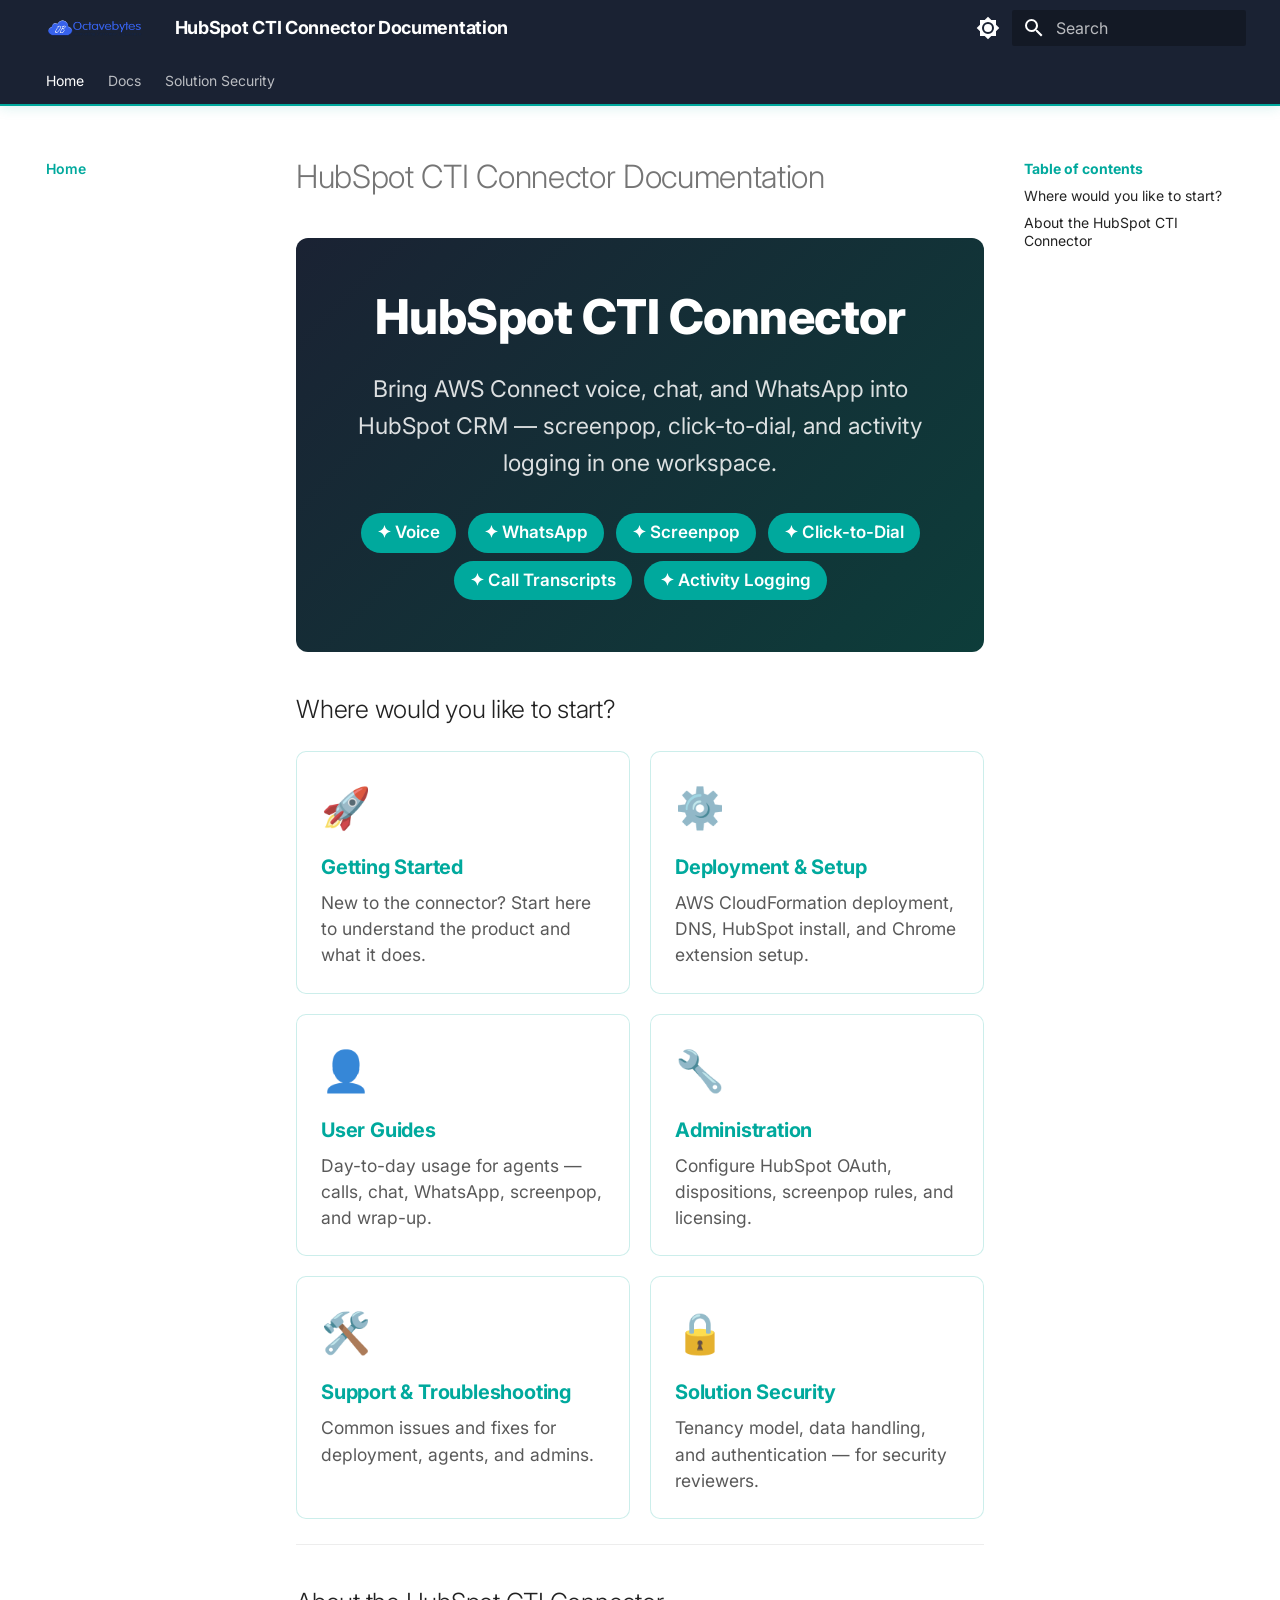
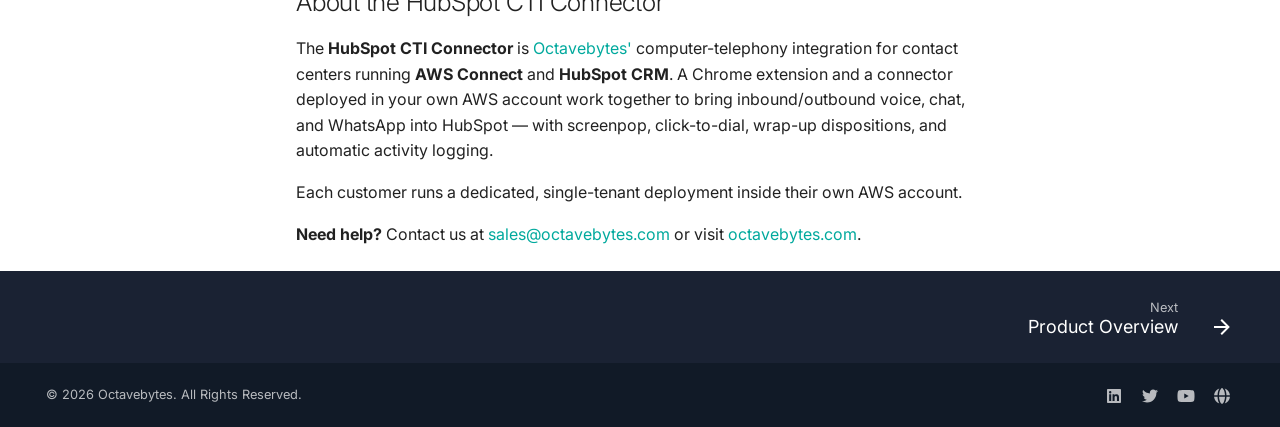
<file: index.html>
<!doctype html>
<html lang="en" class="no-js">
  <head>
    
      <meta charset="utf-8">
      <meta name="viewport" content="width=device-width,initial-scale=1">
      
        <meta name="description" content="AWS Connect + HubSpot CRM integration by Octavebytes">
      
      
        <meta name="author" content="Octavebytes">
      
      
        <link rel="canonical" href="https://octavebytes.github.io/Hubspot/">
      
      
      
        <link rel="next" href="getting-started/">
      
      
        
      
      
      <link rel="icon" href="assets/logo.png">
      <meta name="generator" content="mkdocs-1.6.1, mkdocs-material-9.7.7">
    
    
      
        <title>HubSpot CTI Connector Documentation</title>
      
    
    
      <link rel="stylesheet" href="assets/stylesheets/main.ec1eaa64.min.css">
      
        
        <link rel="stylesheet" href="assets/stylesheets/palette.ab4e12ef.min.css">
      
      


    
    
      
    
    
      
        
        
        <link rel="preconnect" href="https://fonts.gstatic.com" crossorigin>
        <link rel="stylesheet" href="https://fonts.googleapis.com/css?family=Inter:300,300i,400,400i,700,700i%7CJetBrains+Mono:400,400i,700,700i&display=fallback">
        <style>:root{--md-text-font:"Inter";--md-code-font:"JetBrains Mono"}</style>
      
    
    
      <link rel="stylesheet" href="assets/stylesheets/extra.css">
    
    <script>__md_scope=new URL(".",location),__md_hash=e=>[...e].reduce(((e,_)=>(e<<5)-e+_.charCodeAt(0)),0),__md_get=(e,_=localStorage,t=__md_scope)=>JSON.parse(_.getItem(t.pathname+"."+e)),__md_set=(e,_,t=localStorage,a=__md_scope)=>{try{t.setItem(a.pathname+"."+e,JSON.stringify(_))}catch(e){}}</script>
    
      

    
    
  </head>
  
  
    
    
      
    
    
    
    
    <body dir="ltr" data-md-color-scheme="default" data-md-color-primary="custom" data-md-color-accent="custom">
  
    
    <input class="md-toggle" data-md-toggle="drawer" type="checkbox" id="__drawer" autocomplete="off">
    <input class="md-toggle" data-md-toggle="search" type="checkbox" id="__search" autocomplete="off">
    <label class="md-overlay" for="__drawer"></label>
    <div data-md-component="skip">
      
        
        <a href="#hubspot-cti-connector-documentation" class="md-skip">
          Skip to content
        </a>
      
    </div>
    <div data-md-component="announce">
      
    </div>
    
    
      

  

<header class="md-header md-header--shadow md-header--lifted" data-md-component="header">
  <nav class="md-header__inner md-grid" aria-label="Header">
    <a href="." title="HubSpot CTI Connector Documentation" class="md-header__button md-logo" aria-label="HubSpot CTI Connector Documentation" data-md-component="logo">
      
  <img src="assets/logo.png" alt="logo">

    </a>
    <label class="md-header__button md-icon" for="__drawer">
      
      <svg xmlns="http://www.w3.org/2000/svg" viewBox="0 0 24 24"><path d="M3 6h18v2H3zm0 5h18v2H3zm0 5h18v2H3z"/></svg>
    </label>
    <div class="md-header__title" data-md-component="header-title">
      <div class="md-header__ellipsis">
        <div class="md-header__topic">
          <span class="md-ellipsis">
            HubSpot CTI Connector Documentation
          </span>
        </div>
        <div class="md-header__topic" data-md-component="header-topic">
          <span class="md-ellipsis">
            
              Home
            
          </span>
        </div>
      </div>
    </div>
    
      
        <form class="md-header__option" data-md-component="palette">
  
    
    
    
    <input class="md-option" data-md-color-media="" data-md-color-scheme="default" data-md-color-primary="custom" data-md-color-accent="custom"  aria-label="Switch to dark mode"  type="radio" name="__palette" id="__palette_0">
    
      <label class="md-header__button md-icon" title="Switch to dark mode" for="__palette_1" hidden>
        <svg xmlns="http://www.w3.org/2000/svg" viewBox="0 0 24 24"><path d="M12 8a4 4 0 0 0-4 4 4 4 0 0 0 4 4 4 4 0 0 0 4-4 4 4 0 0 0-4-4m0 10a6 6 0 0 1-6-6 6 6 0 0 1 6-6 6 6 0 0 1 6 6 6 6 0 0 1-6 6m8-9.31V4h-4.69L12 .69 8.69 4H4v4.69L.69 12 4 15.31V20h4.69L12 23.31 15.31 20H20v-4.69L23.31 12z"/></svg>
      </label>
    
  
    
    
    
    <input class="md-option" data-md-color-media="" data-md-color-scheme="slate" data-md-color-primary="custom" data-md-color-accent="custom"  aria-label="Switch to light mode"  type="radio" name="__palette" id="__palette_1">
    
      <label class="md-header__button md-icon" title="Switch to light mode" for="__palette_0" hidden>
        <svg xmlns="http://www.w3.org/2000/svg" viewBox="0 0 24 24"><path d="M12 18c-.89 0-1.74-.2-2.5-.55C11.56 16.5 13 14.42 13 12s-1.44-4.5-3.5-5.45C10.26 6.2 11.11 6 12 6a6 6 0 0 1 6 6 6 6 0 0 1-6 6m8-9.31V4h-4.69L12 .69 8.69 4H4v4.69L.69 12 4 15.31V20h4.69L12 23.31 15.31 20H20v-4.69L23.31 12z"/></svg>
      </label>
    
  
</form>
      
    
    
      <script>var palette=__md_get("__palette");if(palette&&palette.color){if("(prefers-color-scheme)"===palette.color.media){var media=matchMedia("(prefers-color-scheme: light)"),input=document.querySelector(media.matches?"[data-md-color-media='(prefers-color-scheme: light)']":"[data-md-color-media='(prefers-color-scheme: dark)']");palette.color.media=input.getAttribute("data-md-color-media"),palette.color.scheme=input.getAttribute("data-md-color-scheme"),palette.color.primary=input.getAttribute("data-md-color-primary"),palette.color.accent=input.getAttribute("data-md-color-accent")}for(var[key,value]of Object.entries(palette.color))document.body.setAttribute("data-md-color-"+key,value)}</script>
    
    
    
      
      
        <label class="md-header__button md-icon" for="__search">
          
          <svg xmlns="http://www.w3.org/2000/svg" viewBox="0 0 24 24"><path d="M9.5 3A6.5 6.5 0 0 1 16 9.5c0 1.61-.59 3.09-1.56 4.23l.27.27h.79l5 5-1.5 1.5-5-5v-.79l-.27-.27A6.52 6.52 0 0 1 9.5 16 6.5 6.5 0 0 1 3 9.5 6.5 6.5 0 0 1 9.5 3m0 2C7 5 5 7 5 9.5S7 14 9.5 14 14 12 14 9.5 12 5 9.5 5"/></svg>
        </label>
        <div class="md-search" data-md-component="search" role="dialog">
  <label class="md-search__overlay" for="__search"></label>
  <div class="md-search__inner" role="search">
    <form class="md-search__form" name="search">
      <input type="text" class="md-search__input" name="query" aria-label="Search" placeholder="Search" autocapitalize="off" autocorrect="off" autocomplete="off" spellcheck="false" data-md-component="search-query" required>
      <label class="md-search__icon md-icon" for="__search">
        
        <svg xmlns="http://www.w3.org/2000/svg" viewBox="0 0 24 24"><path d="M9.5 3A6.5 6.5 0 0 1 16 9.5c0 1.61-.59 3.09-1.56 4.23l.27.27h.79l5 5-1.5 1.5-5-5v-.79l-.27-.27A6.52 6.52 0 0 1 9.5 16 6.5 6.5 0 0 1 3 9.5 6.5 6.5 0 0 1 9.5 3m0 2C7 5 5 7 5 9.5S7 14 9.5 14 14 12 14 9.5 12 5 9.5 5"/></svg>
        
        <svg xmlns="http://www.w3.org/2000/svg" viewBox="0 0 24 24"><path d="M20 11v2H8l5.5 5.5-1.42 1.42L4.16 12l7.92-7.92L13.5 5.5 8 11z"/></svg>
      </label>
      <nav class="md-search__options" aria-label="Search">
        
          <a href="javascript:void(0)" class="md-search__icon md-icon" title="Share" aria-label="Share" data-clipboard data-clipboard-text="" data-md-component="search-share" tabindex="-1">
            
            <svg xmlns="http://www.w3.org/2000/svg" viewBox="0 0 24 24"><path d="M18 16.08c-.76 0-1.44.3-1.96.77L8.91 12.7c.05-.23.09-.46.09-.7s-.04-.47-.09-.7l7.05-4.11c.54.5 1.25.81 2.04.81a3 3 0 0 0 3-3 3 3 0 0 0-3-3 3 3 0 0 0-3 3c0 .24.04.47.09.7L8.04 9.81C7.5 9.31 6.79 9 6 9a3 3 0 0 0-3 3 3 3 0 0 0 3 3c.79 0 1.5-.31 2.04-.81l7.12 4.15c-.05.21-.08.43-.08.66 0 1.61 1.31 2.91 2.92 2.91s2.92-1.3 2.92-2.91A2.92 2.92 0 0 0 18 16.08"/></svg>
          </a>
        
        <button type="reset" class="md-search__icon md-icon" title="Clear" aria-label="Clear" tabindex="-1">
          
          <svg xmlns="http://www.w3.org/2000/svg" viewBox="0 0 24 24"><path d="M19 6.41 17.59 5 12 10.59 6.41 5 5 6.41 10.59 12 5 17.59 6.41 19 12 13.41 17.59 19 19 17.59 13.41 12z"/></svg>
        </button>
      </nav>
      
        <div class="md-search__suggest" data-md-component="search-suggest"></div>
      
    </form>
    <div class="md-search__output">
      <div class="md-search__scrollwrap" tabindex="0" data-md-scrollfix>
        <div class="md-search-result" data-md-component="search-result">
          <div class="md-search-result__meta">
            Initializing search
          </div>
          <ol class="md-search-result__list" role="presentation"></ol>
        </div>
      </div>
    </div>
  </div>
</div>
      
    
    
  </nav>
  
    
      
<nav class="md-tabs" aria-label="Tabs" data-md-component="tabs">
  <div class="md-grid">
    <ul class="md-tabs__list">
      
        
  
  
  
    
  
  
    <li class="md-tabs__item md-tabs__item--active">
      <a href="." class="md-tabs__link">
        
  
  
    
  
  Home

      </a>
    </li>
  

      
        
  
  
  
  
    
    
      
  
  
  
  
    
    
      <li class="md-tabs__item">
        <a href="getting-started/" class="md-tabs__link">
          
  
  
    
  
  Docs

        </a>
      </li>
    
  

    
  

      
        
  
  
  
  
    <li class="md-tabs__item">
      <a href="security/" class="md-tabs__link">
        
  
  
    
  
  Solution Security

      </a>
    </li>
  

      
    </ul>
  </div>
</nav>
    
  
</header>
    
    <div class="md-container" data-md-component="container">
      
      
        
      
      <main class="md-main" data-md-component="main">
        <div class="md-main__inner md-grid">
          
            
              
              <div class="md-sidebar md-sidebar--primary" data-md-component="sidebar" data-md-type="navigation" >
                <div class="md-sidebar__scrollwrap">
                  <div class="md-sidebar__inner">
                    


  


<nav class="md-nav md-nav--primary md-nav--lifted" aria-label="Navigation" data-md-level="0">
  <label class="md-nav__title" for="__drawer">
    <a href="." title="HubSpot CTI Connector Documentation" class="md-nav__button md-logo" aria-label="HubSpot CTI Connector Documentation" data-md-component="logo">
      
  <img src="assets/logo.png" alt="logo">

    </a>
    HubSpot CTI Connector Documentation
  </label>
  
  <ul class="md-nav__list" data-md-scrollfix>
    
      
      
  
  
    
  
  
  
    <li class="md-nav__item md-nav__item--active">
      
      <input class="md-nav__toggle md-toggle" type="checkbox" id="__toc">
      
      
        
      
      
        <label class="md-nav__link md-nav__link--active" for="__toc">
          
  
  
  <span class="md-ellipsis">
    
  
    Home
  

    
  </span>
  
  

          <span class="md-nav__icon md-icon"></span>
        </label>
      
      <a href="." class="md-nav__link md-nav__link--active">
        
  
  
  <span class="md-ellipsis">
    
  
    Home
  

    
  </span>
  
  

      </a>
      
        

<nav class="md-nav md-nav--secondary" aria-label="Table of contents">
  
  
  
    
  
  
    <label class="md-nav__title" for="__toc">
      <span class="md-nav__icon md-icon"></span>
      Table of contents
    </label>
    <ul class="md-nav__list" data-md-component="toc" data-md-scrollfix>
      
        <li class="md-nav__item">
  <a href="#where-would-you-like-to-start" class="md-nav__link">
    <span class="md-ellipsis">
      
        Where would you like to start?
      
    </span>
  </a>
  
</li>
      
        <li class="md-nav__item">
  <a href="#about-the-hubspot-cti-connector" class="md-nav__link">
    <span class="md-ellipsis">
      
        About the HubSpot CTI Connector
      
    </span>
  </a>
  
</li>
      
    </ul>
  
</nav>
      
    </li>
  

    
      
      
  
  
  
  
    
    
      
        
      
        
      
        
      
        
      
        
      
        
          
        
      
    
    
    
      
      
        
      
    
    
    <li class="md-nav__item md-nav__item--nested">
      
        
        
          
        
        <input class="md-nav__toggle md-toggle md-toggle--indeterminate" type="checkbox" id="__nav_2" >
        
          
          <div class="md-nav__link md-nav__container">
            <a href="security/" class="md-nav__link ">
              
  
  
  <span class="md-ellipsis">
    
  
    Docs
  

    
  </span>
  
  

            </a>
            
              
              <label class="md-nav__link " for="__nav_2" id="__nav_2_label" tabindex="0">
                <span class="md-nav__icon md-icon"></span>
              </label>
            
          </div>
        
        <nav class="md-nav" data-md-level="1" aria-labelledby="__nav_2_label" aria-expanded="false">
          <label class="md-nav__title" for="__nav_2">
            <span class="md-nav__icon md-icon"></span>
            
  
    Docs
  

          </label>
          <ul class="md-nav__list" data-md-scrollfix>
            
              
                
  
  
  
  
    
    
      
        
          
        
      
        
      
    
    
    
      
      
        
      
    
    
    <li class="md-nav__item md-nav__item--nested">
      
        
        
          
        
        <input class="md-nav__toggle md-toggle md-toggle--indeterminate" type="checkbox" id="__nav_2_1" >
        
          
          <div class="md-nav__link md-nav__container">
            <a href="getting-started/" class="md-nav__link ">
              
  
  
  <span class="md-ellipsis">
    
  
    Getting Started
  

    
  </span>
  
  

            </a>
            
              
              <label class="md-nav__link " for="__nav_2_1" id="__nav_2_1_label" tabindex="0">
                <span class="md-nav__icon md-icon"></span>
              </label>
            
          </div>
        
        <nav class="md-nav" data-md-level="2" aria-labelledby="__nav_2_1_label" aria-expanded="false">
          <label class="md-nav__title" for="__nav_2_1">
            <span class="md-nav__icon md-icon"></span>
            
  
    Getting Started
  

          </label>
          <ul class="md-nav__list" data-md-scrollfix>
            
              
            
              
                
  
  
  
  
    <li class="md-nav__item">
      <a href="getting-started/release-notes/" class="md-nav__link">
        
  
  
  <span class="md-ellipsis">
    
  
    Release Notes
  

    
  </span>
  
  

      </a>
    </li>
  

              
            
          </ul>
        </nav>
      
    </li>
  

              
            
              
                
  
  
  
  
    
    
      
        
          
        
      
        
      
        
      
    
    
    
      
      
        
      
    
    
    <li class="md-nav__item md-nav__item--nested">
      
        
        
          
        
        <input class="md-nav__toggle md-toggle md-toggle--indeterminate" type="checkbox" id="__nav_2_2" >
        
          
          <div class="md-nav__link md-nav__container">
            <a href="deployment/" class="md-nav__link ">
              
  
  
  <span class="md-ellipsis">
    
  
    Deployment & Setup
  

    
  </span>
  
  

            </a>
            
              
              <label class="md-nav__link " for="__nav_2_2" id="__nav_2_2_label" tabindex="0">
                <span class="md-nav__icon md-icon"></span>
              </label>
            
          </div>
        
        <nav class="md-nav" data-md-level="2" aria-labelledby="__nav_2_2_label" aria-expanded="false">
          <label class="md-nav__title" for="__nav_2_2">
            <span class="md-nav__icon md-icon"></span>
            
  
    Deployment & Setup
  

          </label>
          <ul class="md-nav__list" data-md-scrollfix>
            
              
            
              
                
  
  
  
  
    <li class="md-nav__item">
      <a href="deployment/deployment-guide/" class="md-nav__link">
        
  
  
  <span class="md-ellipsis">
    
  
    Deployment Guide (AWS CloudFormation)
  

    
  </span>
  
  

      </a>
    </li>
  

              
            
              
                
  
  
  
  
    <li class="md-nav__item">
      <a href="deployment/agent-setup/" class="md-nav__link">
        
  
  
  <span class="md-ellipsis">
    
  
    Agent Setup Guide
  

    
  </span>
  
  

      </a>
    </li>
  

              
            
          </ul>
        </nav>
      
    </li>
  

              
            
              
                
  
  
  
  
    
    
      
        
          
        
      
        
      
        
      
    
    
    
      
      
        
      
    
    
    <li class="md-nav__item md-nav__item--nested">
      
        
        
          
        
        <input class="md-nav__toggle md-toggle md-toggle--indeterminate" type="checkbox" id="__nav_2_3" >
        
          
          <div class="md-nav__link md-nav__container">
            <a href="user-guides/" class="md-nav__link ">
              
  
  
  <span class="md-ellipsis">
    
  
    User Guides
  

    
  </span>
  
  

            </a>
            
              
              <label class="md-nav__link " for="__nav_2_3" id="__nav_2_3_label" tabindex="0">
                <span class="md-nav__icon md-icon"></span>
              </label>
            
          </div>
        
        <nav class="md-nav" data-md-level="2" aria-labelledby="__nav_2_3_label" aria-expanded="false">
          <label class="md-nav__title" for="__nav_2_3">
            <span class="md-nav__icon md-icon"></span>
            
  
    User Guides
  

          </label>
          <ul class="md-nav__list" data-md-scrollfix>
            
              
            
              
                
  
  
  
  
    <li class="md-nav__item">
      <a href="user-guides/agent-guide/" class="md-nav__link">
        
  
  
  <span class="md-ellipsis">
    
  
    Agent User Guide
  

    
  </span>
  
  

      </a>
    </li>
  

              
            
              
                
  
  
  
  
    <li class="md-nav__item">
      <a href="user-guides/whatsapp-messaging/" class="md-nav__link">
        
  
  
  <span class="md-ellipsis">
    
  
    WhatsApp Messaging Guide
  

    
  </span>
  
  

      </a>
    </li>
  

              
            
          </ul>
        </nav>
      
    </li>
  

              
            
              
                
  
  
  
  
    
    
      
        
          
        
      
        
      
    
    
    
      
      
        
      
    
    
    <li class="md-nav__item md-nav__item--nested">
      
        
        
          
        
        <input class="md-nav__toggle md-toggle md-toggle--indeterminate" type="checkbox" id="__nav_2_4" >
        
          
          <div class="md-nav__link md-nav__container">
            <a href="admin/" class="md-nav__link ">
              
  
  
  <span class="md-ellipsis">
    
  
    Administration
  

    
  </span>
  
  

            </a>
            
              
              <label class="md-nav__link " for="__nav_2_4" id="__nav_2_4_label" tabindex="0">
                <span class="md-nav__icon md-icon"></span>
              </label>
            
          </div>
        
        <nav class="md-nav" data-md-level="2" aria-labelledby="__nav_2_4_label" aria-expanded="false">
          <label class="md-nav__title" for="__nav_2_4">
            <span class="md-nav__icon md-icon"></span>
            
  
    Administration
  

          </label>
          <ul class="md-nav__list" data-md-scrollfix>
            
              
            
              
                
  
  
  
  
    <li class="md-nav__item">
      <a href="admin/configuration-guide/" class="md-nav__link">
        
  
  
  <span class="md-ellipsis">
    
  
    Admin Configuration Guide
  

    
  </span>
  
  

      </a>
    </li>
  

              
            
          </ul>
        </nav>
      
    </li>
  

              
            
              
                
  
  
  
  
    
    
      
        
          
        
      
        
      
    
    
    
      
      
        
      
    
    
    <li class="md-nav__item md-nav__item--nested">
      
        
        
          
        
        <input class="md-nav__toggle md-toggle md-toggle--indeterminate" type="checkbox" id="__nav_2_5" >
        
          
          <div class="md-nav__link md-nav__container">
            <a href="support/" class="md-nav__link ">
              
  
  
  <span class="md-ellipsis">
    
  
    Support & Troubleshooting
  

    
  </span>
  
  

            </a>
            
              
              <label class="md-nav__link " for="__nav_2_5" id="__nav_2_5_label" tabindex="0">
                <span class="md-nav__icon md-icon"></span>
              </label>
            
          </div>
        
        <nav class="md-nav" data-md-level="2" aria-labelledby="__nav_2_5_label" aria-expanded="false">
          <label class="md-nav__title" for="__nav_2_5">
            <span class="md-nav__icon md-icon"></span>
            
  
    Support & Troubleshooting
  

          </label>
          <ul class="md-nav__list" data-md-scrollfix>
            
              
            
              
                
  
  
  
  
    <li class="md-nav__item">
      <a href="support/troubleshooting/" class="md-nav__link">
        
  
  
  <span class="md-ellipsis">
    
  
    Troubleshooting & FAQ
  

    
  </span>
  
  

      </a>
    </li>
  

              
            
          </ul>
        </nav>
      
    </li>
  

              
            
              
            
          </ul>
        </nav>
      
    </li>
  

    
      
      
  
  
  
  
    <li class="md-nav__item">
      <a href="security/" class="md-nav__link">
        
  
  
  <span class="md-ellipsis">
    
  
    Solution Security
  

    
  </span>
  
  

      </a>
    </li>
  

    
  </ul>
</nav>
                  </div>
                </div>
              </div>
            
            
              
              <div class="md-sidebar md-sidebar--secondary" data-md-component="sidebar" data-md-type="toc" >
                <div class="md-sidebar__scrollwrap">
                  <div class="md-sidebar__inner">
                    

<nav class="md-nav md-nav--secondary" aria-label="Table of contents">
  
  
  
    
  
  
    <label class="md-nav__title" for="__toc">
      <span class="md-nav__icon md-icon"></span>
      Table of contents
    </label>
    <ul class="md-nav__list" data-md-component="toc" data-md-scrollfix>
      
        <li class="md-nav__item">
  <a href="#where-would-you-like-to-start" class="md-nav__link">
    <span class="md-ellipsis">
      
        Where would you like to start?
      
    </span>
  </a>
  
</li>
      
        <li class="md-nav__item">
  <a href="#about-the-hubspot-cti-connector" class="md-nav__link">
    <span class="md-ellipsis">
      
        About the HubSpot CTI Connector
      
    </span>
  </a>
  
</li>
      
    </ul>
  
</nav>
                  </div>
                </div>
              </div>
            
          
          
            <div class="md-content" data-md-component="content">
              
              <article class="md-content__inner md-typeset">
                
                  



<h1 id="hubspot-cti-connector-documentation">HubSpot CTI Connector Documentation<a class="headerlink" href="#hubspot-cti-connector-documentation" title="Permanent link">&para;</a></h1>
<div class="ob-hero">
  <h1>HubSpot CTI Connector</h1>
  <p>Bring AWS Connect voice, chat, and WhatsApp into HubSpot CRM — screenpop, click-to-dial, and activity logging in one workspace.</p>
  <span class="hero-badge">✦ Voice</span>
  <span class="hero-badge">✦ WhatsApp</span>
  <span class="hero-badge">✦ Screenpop</span>
  <span class="hero-badge">✦ Click-to-Dial</span>
  <span class="hero-badge">✦ Call Transcripts</span>
  <span class="hero-badge">✦ Activity Logging</span>
</div>

<h2 id="where-would-you-like-to-start">Where would you like to start?<a class="headerlink" href="#where-would-you-like-to-start" title="Permanent link">&para;</a></h2>
<div class="card-grid">
  <a class="card" href="getting-started/">
    <div class="card-icon">🚀</div>
    <h3>Getting Started</h3>
    <p>New to the connector? Start here to understand the product and what it does.</p>
  </a>
  <a class="card" href="deployment/">
    <div class="card-icon">⚙️</div>
    <h3>Deployment & Setup</h3>
    <p>AWS CloudFormation deployment, DNS, HubSpot install, and Chrome extension setup.</p>
  </a>
  <a class="card" href="user-guides/">
    <div class="card-icon">👤</div>
    <h3>User Guides</h3>
    <p>Day-to-day usage for agents — calls, chat, WhatsApp, screenpop, and wrap-up.</p>
  </a>
  <a class="card" href="admin/">
    <div class="card-icon">🔧</div>
    <h3>Administration</h3>
    <p>Configure HubSpot OAuth, dispositions, screenpop rules, and licensing.</p>
  </a>
  <a class="card" href="support/">
    <div class="card-icon">🛠️</div>
    <h3>Support & Troubleshooting</h3>
    <p>Common issues and fixes for deployment, agents, and admins.</p>
  </a>
  <a class="card" href="security/">
    <div class="card-icon">🔒</div>
    <h3>Solution Security</h3>
    <p>Tenancy model, data handling, and authentication — for security reviewers.</p>
  </a>
</div>

<hr />
<h2 id="about-the-hubspot-cti-connector">About the HubSpot CTI Connector<a class="headerlink" href="#about-the-hubspot-cti-connector" title="Permanent link">&para;</a></h2>
<p>The <strong>HubSpot CTI Connector</strong> is <a href="https://octavebytes.com">Octavebytes'</a> computer-telephony integration for contact centers running <strong>AWS Connect</strong> and <strong>HubSpot CRM</strong>. A Chrome extension and a connector deployed in your own AWS account work together to bring inbound/outbound voice, chat, and WhatsApp into HubSpot — with screenpop, click-to-dial, wrap-up dispositions, and automatic activity logging.</p>
<p>Each customer runs a dedicated, single-tenant deployment inside their own AWS account.</p>
<p><strong>Need help?</strong> Contact us at <a href="mailto:sales@octavebytes.com">sales@octavebytes.com</a> or visit <a href="https://octavebytes.com">octavebytes.com</a>.</p>












                
              </article>
            </div>
          
          
<script>var target=document.getElementById(location.hash.slice(1));target&&target.name&&(target.checked=target.name.startsWith("__tabbed_"))</script>
        </div>
        
          <button type="button" class="md-top md-icon" data-md-component="top" hidden>
  
  <svg xmlns="http://www.w3.org/2000/svg" viewBox="0 0 24 24"><path d="M13 20h-2V8l-5.5 5.5-1.42-1.42L12 4.16l7.92 7.92-1.42 1.42L13 8z"/></svg>
  Back to top
</button>
        
      </main>
      
        <footer class="md-footer">
  
    
      
      <nav class="md-footer__inner md-grid" aria-label="Footer" >
        
        
          
          <a href="getting-started/" class="md-footer__link md-footer__link--next" aria-label="Next: Product Overview">
            <div class="md-footer__title">
              <span class="md-footer__direction">
                Next
              </span>
              <div class="md-ellipsis">
                Product Overview
              </div>
            </div>
            <div class="md-footer__button md-icon">
              
              <svg xmlns="http://www.w3.org/2000/svg" viewBox="0 0 24 24"><path d="M4 11v2h12l-5.5 5.5 1.42 1.42L19.84 12l-7.92-7.92L10.5 5.5 16 11z"/></svg>
            </div>
          </a>
        
      </nav>
    
  
  <div class="md-footer-meta md-typeset">
    <div class="md-footer-meta__inner md-grid">
      <div class="md-copyright">
  
    <div class="md-copyright__highlight">
      © 2026 Octavebytes. All Rights Reserved.
    </div>
  
  
</div>
      
        
<div class="md-social">
  
    
    
    
    
      
      
    
    <a href="https://www.linkedin.com/company/octavebytes/" target="_blank" rel="noopener" title="www.linkedin.com" class="md-social__link">
      <svg xmlns="http://www.w3.org/2000/svg" viewBox="0 0 448 512"><!--! Font Awesome Free 7.1.0 by @fontawesome - https://fontawesome.com License - https://fontawesome.com/license/free (Icons: CC BY 4.0, Fonts: SIL OFL 1.1, Code: MIT License) Copyright 2025 Fonticons, Inc.--><path d="M416 32H31.9C14.3 32 0 46.5 0 64.3v383.4C0 465.5 14.3 480 31.9 480H416c17.6 0 32-14.5 32-32.3V64.3c0-17.8-14.4-32.3-32-32.3M135.4 416H69V202.2h66.5V416zM102.2 96a38.5 38.5 0 1 1 0 77 38.5 38.5 0 1 1 0-77m282.1 320h-66.4V312c0-24.8-.5-56.7-34.5-56.7-34.6 0-39.9 27-39.9 54.9V416h-66.4V202.2h63.7v29.2h.9c8.9-16.8 30.6-34.5 62.9-34.5 67.2 0 79.7 44.3 79.7 101.9z"/></svg>
    </a>
  
    
    
    
    
      
      
    
    <a href="https://twitter.com/octavebytes" target="_blank" rel="noopener" title="twitter.com" class="md-social__link">
      <svg xmlns="http://www.w3.org/2000/svg" viewBox="0 0 512 512"><!--! Font Awesome Free 7.1.0 by @fontawesome - https://fontawesome.com License - https://fontawesome.com/license/free (Icons: CC BY 4.0, Fonts: SIL OFL 1.1, Code: MIT License) Copyright 2025 Fonticons, Inc.--><path d="M459.4 151.7c.3 4.5.3 9.1.3 13.6 0 138.7-105.6 298.6-298.6 298.6-59.5 0-114.7-17.2-161.1-47.1 8.4 1 16.6 1.3 25.3 1.3 49.1 0 94.2-16.6 130.3-44.8-46.1-1-84.8-31.2-98.1-72.8 6.5 1 13 1.6 19.8 1.6 9.4 0 18.8-1.3 27.6-3.6-48.1-9.7-84.1-52-84.1-103v-1.3c14 7.8 30.2 12.7 47.4 13.3-28.3-18.8-46.8-51-46.8-87.4 0-19.5 5.2-37.4 14.3-53C87.4 130.8 165 172.4 252.1 176.9c-1.6-7.8-2.6-15.9-2.6-24C249.5 95.1 296.3 48 354.4 48c30.2 0 57.5 12.7 76.7 33.1 23.7-4.5 46.5-13.3 66.6-25.3-7.8 24.4-24.4 44.8-46.1 57.8 21.1-2.3 41.6-8.1 60.4-16.2-14.3 20.8-32.2 39.3-52.6 54.3"/></svg>
    </a>
  
    
    
    
    
      
      
    
    <a href="https://www.youtube.com/channel/UCA0Le6ELahBzAf-I7jOBuRQ" target="_blank" rel="noopener" title="www.youtube.com" class="md-social__link">
      <svg xmlns="http://www.w3.org/2000/svg" viewBox="0 0 576 512"><!--! Font Awesome Free 7.1.0 by @fontawesome - https://fontawesome.com License - https://fontawesome.com/license/free (Icons: CC BY 4.0, Fonts: SIL OFL 1.1, Code: MIT License) Copyright 2025 Fonticons, Inc.--><path d="M549.7 124.1c-6.2-23.7-24.8-42.3-48.3-48.6C458.9 64 288.1 64 288.1 64S117.3 64 74.7 75.5c-23.5 6.3-42 24.9-48.3 48.6C15 167 15 256.4 15 256.4s0 89.4 11.4 132.3c6.3 23.6 24.8 41.5 48.3 47.8C117.3 448 288.1 448 288.1 448s170.8 0 213.4-11.5c23.5-6.3 42-24.2 48.3-47.8 11.4-42.9 11.4-132.3 11.4-132.3s0-89.4-11.4-132.3zM232.2 337.6V175.2l142.7 81.2z"/></svg>
    </a>
  
    
    
    
    
      
      
    
    <a href="https://octavebytes.com" target="_blank" rel="noopener" title="octavebytes.com" class="md-social__link">
      <svg xmlns="http://www.w3.org/2000/svg" viewBox="0 0 512 512"><!--! Font Awesome Free 7.1.0 by @fontawesome - https://fontawesome.com License - https://fontawesome.com/license/free (Icons: CC BY 4.0, Fonts: SIL OFL 1.1, Code: MIT License) Copyright 2025 Fonticons, Inc.--><path d="M351.9 280H161c2.9 64.5 17.2 123.9 37.5 167.4 11.4 24.5 23.7 41.8 35.1 52.4 11.2 10.5 18.9 12.2 22.9 12.2s11.7-1.7 22.9-12.2c11.4-10.6 23.7-28 35.1-52.4 20.3-43.5 34.6-102.9 37.5-167.4zm-191-48h190.9c-2.8-64.5-17.1-123.9-37.4-167.4-11.4-24.4-23.7-41.8-35.1-52.4C268.1 1.7 260.4 0 256.4 0s-11.7 1.7-22.9 12.2c-11.4 10.6-23.7 28-35.1 52.4-20.3 43.5-34.6 102.9-37.5 167.4m-48 0c3.5-85.6 25.6-165.1 57.9-217.3C78.7 47.3 10.9 131.2 1.5 232zM1.5 280c9.4 100.8 77.2 184.7 169.3 217.3-32.3-52.2-54.4-131.7-57.9-217.3zm398.4 0c-3.5 85.6-25.6 165.1-57.9 217.3 92.1-32.7 159.9-116.5 169.3-217.3zm111.4-48C501.9 131.2 434.1 47.3 342 14.7c32.3 52.2 54.4 131.7 57.9 217.3z"/></svg>
    </a>
  
</div>
      
    </div>
  </div>
</footer>
      
    </div>
    <div class="md-dialog" data-md-component="dialog">
      <div class="md-dialog__inner md-typeset"></div>
    </div>
    
    
    
      
      
      <script id="__config" type="application/json">{"annotate": null, "base": ".", "features": ["navigation.tabs", "navigation.tabs.sticky", "navigation.sections", "navigation.expand", "navigation.top", "navigation.footer", "navigation.indexes", "search.highlight", "search.suggest", "search.share", "content.code.copy", "content.code.annotate", "toc.follow"], "search": "assets/javascripts/workers/search.2c215733.min.js", "tags": null, "translations": {"clipboard.copied": "Copied to clipboard", "clipboard.copy": "Copy to clipboard", "search.result.more.one": "1 more on this page", "search.result.more.other": "# more on this page", "search.result.none": "No matching documents", "search.result.one": "1 matching document", "search.result.other": "# matching documents", "search.result.placeholder": "Type to start searching", "search.result.term.missing": "Missing", "select.version": "Select version"}, "version": null}</script>
    
    
      <script src="assets/javascripts/bundle.d7400e89.min.js"></script>
      
    
  </body>
</html>
</file>
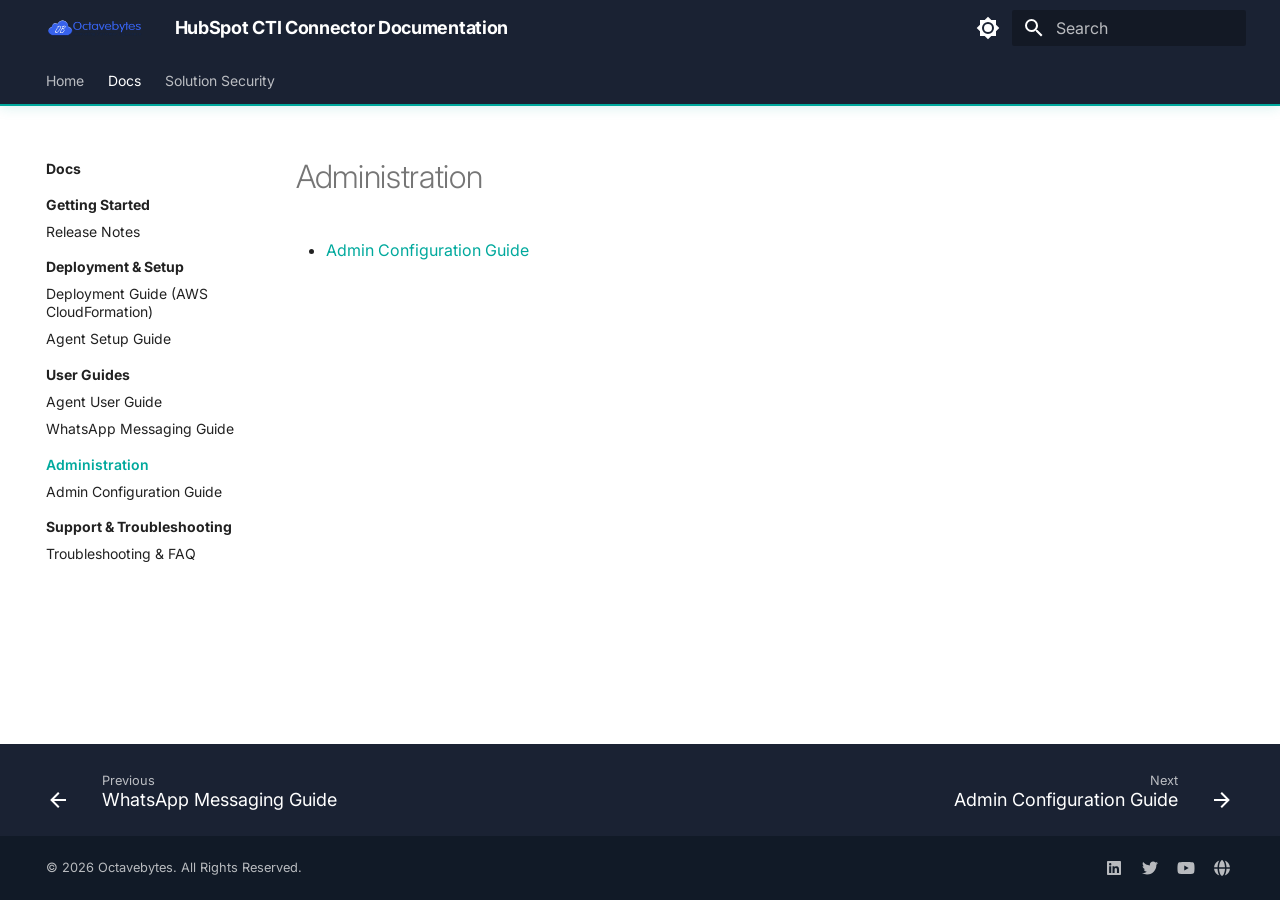
<file: admin/index.html>
<!doctype html>
<html lang="en" class="no-js">
  <head>
    
      <meta charset="utf-8">
      <meta name="viewport" content="width=device-width,initial-scale=1">
      
        <meta name="description" content="AWS Connect + HubSpot CRM integration by Octavebytes">
      
      
        <meta name="author" content="Octavebytes">
      
      
        <link rel="canonical" href="https://octavebytes.github.io/Hubspot/admin/">
      
      
        <link rel="prev" href="../user-guides/whatsapp-messaging/">
      
      
        <link rel="next" href="configuration-guide/">
      
      
        
      
      
      <link rel="icon" href="../assets/logo.png">
      <meta name="generator" content="mkdocs-1.6.1, mkdocs-material-9.7.7">
    
    
      
        <title>Administration - HubSpot CTI Connector Documentation</title>
      
    
    
      <link rel="stylesheet" href="../assets/stylesheets/main.ec1eaa64.min.css">
      
        
        <link rel="stylesheet" href="../assets/stylesheets/palette.ab4e12ef.min.css">
      
      


    
    
      
    
    
      
        
        
        <link rel="preconnect" href="https://fonts.gstatic.com" crossorigin>
        <link rel="stylesheet" href="https://fonts.googleapis.com/css?family=Inter:300,300i,400,400i,700,700i%7CJetBrains+Mono:400,400i,700,700i&display=fallback">
        <style>:root{--md-text-font:"Inter";--md-code-font:"JetBrains Mono"}</style>
      
    
    
      <link rel="stylesheet" href="../assets/stylesheets/extra.css">
    
    <script>__md_scope=new URL("..",location),__md_hash=e=>[...e].reduce(((e,_)=>(e<<5)-e+_.charCodeAt(0)),0),__md_get=(e,_=localStorage,t=__md_scope)=>JSON.parse(_.getItem(t.pathname+"."+e)),__md_set=(e,_,t=localStorage,a=__md_scope)=>{try{t.setItem(a.pathname+"."+e,JSON.stringify(_))}catch(e){}}</script>
    
      

    
    
  </head>
  
  
    
    
      
    
    
    
    
    <body dir="ltr" data-md-color-scheme="default" data-md-color-primary="custom" data-md-color-accent="custom">
  
    
    <input class="md-toggle" data-md-toggle="drawer" type="checkbox" id="__drawer" autocomplete="off">
    <input class="md-toggle" data-md-toggle="search" type="checkbox" id="__search" autocomplete="off">
    <label class="md-overlay" for="__drawer"></label>
    <div data-md-component="skip">
      
        
        <a href="#administration" class="md-skip">
          Skip to content
        </a>
      
    </div>
    <div data-md-component="announce">
      
    </div>
    
    
      

  

<header class="md-header md-header--shadow md-header--lifted" data-md-component="header">
  <nav class="md-header__inner md-grid" aria-label="Header">
    <a href=".." title="HubSpot CTI Connector Documentation" class="md-header__button md-logo" aria-label="HubSpot CTI Connector Documentation" data-md-component="logo">
      
  <img src="../assets/logo.png" alt="logo">

    </a>
    <label class="md-header__button md-icon" for="__drawer">
      
      <svg xmlns="http://www.w3.org/2000/svg" viewBox="0 0 24 24"><path d="M3 6h18v2H3zm0 5h18v2H3zm0 5h18v2H3z"/></svg>
    </label>
    <div class="md-header__title" data-md-component="header-title">
      <div class="md-header__ellipsis">
        <div class="md-header__topic">
          <span class="md-ellipsis">
            HubSpot CTI Connector Documentation
          </span>
        </div>
        <div class="md-header__topic" data-md-component="header-topic">
          <span class="md-ellipsis">
            
              Administration
            
          </span>
        </div>
      </div>
    </div>
    
      
        <form class="md-header__option" data-md-component="palette">
  
    
    
    
    <input class="md-option" data-md-color-media="" data-md-color-scheme="default" data-md-color-primary="custom" data-md-color-accent="custom"  aria-label="Switch to dark mode"  type="radio" name="__palette" id="__palette_0">
    
      <label class="md-header__button md-icon" title="Switch to dark mode" for="__palette_1" hidden>
        <svg xmlns="http://www.w3.org/2000/svg" viewBox="0 0 24 24"><path d="M12 8a4 4 0 0 0-4 4 4 4 0 0 0 4 4 4 4 0 0 0 4-4 4 4 0 0 0-4-4m0 10a6 6 0 0 1-6-6 6 6 0 0 1 6-6 6 6 0 0 1 6 6 6 6 0 0 1-6 6m8-9.31V4h-4.69L12 .69 8.69 4H4v4.69L.69 12 4 15.31V20h4.69L12 23.31 15.31 20H20v-4.69L23.31 12z"/></svg>
      </label>
    
  
    
    
    
    <input class="md-option" data-md-color-media="" data-md-color-scheme="slate" data-md-color-primary="custom" data-md-color-accent="custom"  aria-label="Switch to light mode"  type="radio" name="__palette" id="__palette_1">
    
      <label class="md-header__button md-icon" title="Switch to light mode" for="__palette_0" hidden>
        <svg xmlns="http://www.w3.org/2000/svg" viewBox="0 0 24 24"><path d="M12 18c-.89 0-1.74-.2-2.5-.55C11.56 16.5 13 14.42 13 12s-1.44-4.5-3.5-5.45C10.26 6.2 11.11 6 12 6a6 6 0 0 1 6 6 6 6 0 0 1-6 6m8-9.31V4h-4.69L12 .69 8.69 4H4v4.69L.69 12 4 15.31V20h4.69L12 23.31 15.31 20H20v-4.69L23.31 12z"/></svg>
      </label>
    
  
</form>
      
    
    
      <script>var palette=__md_get("__palette");if(palette&&palette.color){if("(prefers-color-scheme)"===palette.color.media){var media=matchMedia("(prefers-color-scheme: light)"),input=document.querySelector(media.matches?"[data-md-color-media='(prefers-color-scheme: light)']":"[data-md-color-media='(prefers-color-scheme: dark)']");palette.color.media=input.getAttribute("data-md-color-media"),palette.color.scheme=input.getAttribute("data-md-color-scheme"),palette.color.primary=input.getAttribute("data-md-color-primary"),palette.color.accent=input.getAttribute("data-md-color-accent")}for(var[key,value]of Object.entries(palette.color))document.body.setAttribute("data-md-color-"+key,value)}</script>
    
    
    
      
      
        <label class="md-header__button md-icon" for="__search">
          
          <svg xmlns="http://www.w3.org/2000/svg" viewBox="0 0 24 24"><path d="M9.5 3A6.5 6.5 0 0 1 16 9.5c0 1.61-.59 3.09-1.56 4.23l.27.27h.79l5 5-1.5 1.5-5-5v-.79l-.27-.27A6.52 6.52 0 0 1 9.5 16 6.5 6.5 0 0 1 3 9.5 6.5 6.5 0 0 1 9.5 3m0 2C7 5 5 7 5 9.5S7 14 9.5 14 14 12 14 9.5 12 5 9.5 5"/></svg>
        </label>
        <div class="md-search" data-md-component="search" role="dialog">
  <label class="md-search__overlay" for="__search"></label>
  <div class="md-search__inner" role="search">
    <form class="md-search__form" name="search">
      <input type="text" class="md-search__input" name="query" aria-label="Search" placeholder="Search" autocapitalize="off" autocorrect="off" autocomplete="off" spellcheck="false" data-md-component="search-query" required>
      <label class="md-search__icon md-icon" for="__search">
        
        <svg xmlns="http://www.w3.org/2000/svg" viewBox="0 0 24 24"><path d="M9.5 3A6.5 6.5 0 0 1 16 9.5c0 1.61-.59 3.09-1.56 4.23l.27.27h.79l5 5-1.5 1.5-5-5v-.79l-.27-.27A6.52 6.52 0 0 1 9.5 16 6.5 6.5 0 0 1 3 9.5 6.5 6.5 0 0 1 9.5 3m0 2C7 5 5 7 5 9.5S7 14 9.5 14 14 12 14 9.5 12 5 9.5 5"/></svg>
        
        <svg xmlns="http://www.w3.org/2000/svg" viewBox="0 0 24 24"><path d="M20 11v2H8l5.5 5.5-1.42 1.42L4.16 12l7.92-7.92L13.5 5.5 8 11z"/></svg>
      </label>
      <nav class="md-search__options" aria-label="Search">
        
          <a href="javascript:void(0)" class="md-search__icon md-icon" title="Share" aria-label="Share" data-clipboard data-clipboard-text="" data-md-component="search-share" tabindex="-1">
            
            <svg xmlns="http://www.w3.org/2000/svg" viewBox="0 0 24 24"><path d="M18 16.08c-.76 0-1.44.3-1.96.77L8.91 12.7c.05-.23.09-.46.09-.7s-.04-.47-.09-.7l7.05-4.11c.54.5 1.25.81 2.04.81a3 3 0 0 0 3-3 3 3 0 0 0-3-3 3 3 0 0 0-3 3c0 .24.04.47.09.7L8.04 9.81C7.5 9.31 6.79 9 6 9a3 3 0 0 0-3 3 3 3 0 0 0 3 3c.79 0 1.5-.31 2.04-.81l7.12 4.15c-.05.21-.08.43-.08.66 0 1.61 1.31 2.91 2.92 2.91s2.92-1.3 2.92-2.91A2.92 2.92 0 0 0 18 16.08"/></svg>
          </a>
        
        <button type="reset" class="md-search__icon md-icon" title="Clear" aria-label="Clear" tabindex="-1">
          
          <svg xmlns="http://www.w3.org/2000/svg" viewBox="0 0 24 24"><path d="M19 6.41 17.59 5 12 10.59 6.41 5 5 6.41 10.59 12 5 17.59 6.41 19 12 13.41 17.59 19 19 17.59 13.41 12z"/></svg>
        </button>
      </nav>
      
        <div class="md-search__suggest" data-md-component="search-suggest"></div>
      
    </form>
    <div class="md-search__output">
      <div class="md-search__scrollwrap" tabindex="0" data-md-scrollfix>
        <div class="md-search-result" data-md-component="search-result">
          <div class="md-search-result__meta">
            Initializing search
          </div>
          <ol class="md-search-result__list" role="presentation"></ol>
        </div>
      </div>
    </div>
  </div>
</div>
      
    
    
  </nav>
  
    
      
<nav class="md-tabs" aria-label="Tabs" data-md-component="tabs">
  <div class="md-grid">
    <ul class="md-tabs__list">
      
        
  
  
  
  
    <li class="md-tabs__item">
      <a href=".." class="md-tabs__link">
        
  
  
    
  
  Home

      </a>
    </li>
  

      
        
  
  
  
    
  
  
    
    
      
  
  
  
    
  
  
    
    
      <li class="md-tabs__item md-tabs__item--active">
        <a href="../getting-started/" class="md-tabs__link">
          
  
  
    
  
  Docs

        </a>
      </li>
    
  

    
  

      
        
  
  
  
  
    <li class="md-tabs__item">
      <a href="../security/" class="md-tabs__link">
        
  
  
    
  
  Solution Security

      </a>
    </li>
  

      
    </ul>
  </div>
</nav>
    
  
</header>
    
    <div class="md-container" data-md-component="container">
      
      
        
      
      <main class="md-main" data-md-component="main">
        <div class="md-main__inner md-grid">
          
            
              
              <div class="md-sidebar md-sidebar--primary" data-md-component="sidebar" data-md-type="navigation" >
                <div class="md-sidebar__scrollwrap">
                  <div class="md-sidebar__inner">
                    


  


<nav class="md-nav md-nav--primary md-nav--lifted" aria-label="Navigation" data-md-level="0">
  <label class="md-nav__title" for="__drawer">
    <a href=".." title="HubSpot CTI Connector Documentation" class="md-nav__button md-logo" aria-label="HubSpot CTI Connector Documentation" data-md-component="logo">
      
  <img src="../assets/logo.png" alt="logo">

    </a>
    HubSpot CTI Connector Documentation
  </label>
  
  <ul class="md-nav__list" data-md-scrollfix>
    
      
      
  
  
  
  
    <li class="md-nav__item">
      <a href=".." class="md-nav__link">
        
  
  
  <span class="md-ellipsis">
    
  
    Home
  

    
  </span>
  
  

      </a>
    </li>
  

    
      
      
  
  
    
  
  
  
    
    
      
        
      
        
      
        
      
        
      
        
      
        
          
        
      
    
    
    
      
        
        
      
      
        
      
    
    
    <li class="md-nav__item md-nav__item--active md-nav__item--section md-nav__item--nested">
      
        
        
        <input class="md-nav__toggle md-toggle " type="checkbox" id="__nav_2" checked>
        
          
          <div class="md-nav__link md-nav__container">
            <a href="../security/" class="md-nav__link ">
              
  
  
  <span class="md-ellipsis">
    
  
    Docs
  

    
  </span>
  
  

            </a>
            
              
              <label class="md-nav__link " for="__nav_2" id="__nav_2_label" tabindex="">
                <span class="md-nav__icon md-icon"></span>
              </label>
            
          </div>
        
        <nav class="md-nav" data-md-level="1" aria-labelledby="__nav_2_label" aria-expanded="true">
          <label class="md-nav__title" for="__nav_2">
            <span class="md-nav__icon md-icon"></span>
            
  
    Docs
  

          </label>
          <ul class="md-nav__list" data-md-scrollfix>
            
              
                
  
  
  
  
    
    
      
        
          
        
      
        
      
    
    
    
      
      
        
          
          
        
      
    
    
    <li class="md-nav__item md-nav__item--section md-nav__item--nested">
      
        
        
          
        
        <input class="md-nav__toggle md-toggle md-toggle--indeterminate" type="checkbox" id="__nav_2_1" >
        
          
          <div class="md-nav__link md-nav__container">
            <a href="../getting-started/" class="md-nav__link ">
              
  
  
  <span class="md-ellipsis">
    
  
    Getting Started
  

    
  </span>
  
  

            </a>
            
              
              <label class="md-nav__link " for="__nav_2_1" id="__nav_2_1_label" tabindex="">
                <span class="md-nav__icon md-icon"></span>
              </label>
            
          </div>
        
        <nav class="md-nav" data-md-level="2" aria-labelledby="__nav_2_1_label" aria-expanded="false">
          <label class="md-nav__title" for="__nav_2_1">
            <span class="md-nav__icon md-icon"></span>
            
  
    Getting Started
  

          </label>
          <ul class="md-nav__list" data-md-scrollfix>
            
              
            
              
                
  
  
  
  
    <li class="md-nav__item">
      <a href="../getting-started/release-notes/" class="md-nav__link">
        
  
  
  <span class="md-ellipsis">
    
  
    Release Notes
  

    
  </span>
  
  

      </a>
    </li>
  

              
            
          </ul>
        </nav>
      
    </li>
  

              
            
              
                
  
  
  
  
    
    
      
        
          
        
      
        
      
        
      
    
    
    
      
      
        
          
          
        
      
    
    
    <li class="md-nav__item md-nav__item--section md-nav__item--nested">
      
        
        
          
        
        <input class="md-nav__toggle md-toggle md-toggle--indeterminate" type="checkbox" id="__nav_2_2" >
        
          
          <div class="md-nav__link md-nav__container">
            <a href="../deployment/" class="md-nav__link ">
              
  
  
  <span class="md-ellipsis">
    
  
    Deployment & Setup
  

    
  </span>
  
  

            </a>
            
              
              <label class="md-nav__link " for="__nav_2_2" id="__nav_2_2_label" tabindex="">
                <span class="md-nav__icon md-icon"></span>
              </label>
            
          </div>
        
        <nav class="md-nav" data-md-level="2" aria-labelledby="__nav_2_2_label" aria-expanded="false">
          <label class="md-nav__title" for="__nav_2_2">
            <span class="md-nav__icon md-icon"></span>
            
  
    Deployment & Setup
  

          </label>
          <ul class="md-nav__list" data-md-scrollfix>
            
              
            
              
                
  
  
  
  
    <li class="md-nav__item">
      <a href="../deployment/deployment-guide/" class="md-nav__link">
        
  
  
  <span class="md-ellipsis">
    
  
    Deployment Guide (AWS CloudFormation)
  

    
  </span>
  
  

      </a>
    </li>
  

              
            
              
                
  
  
  
  
    <li class="md-nav__item">
      <a href="../deployment/agent-setup/" class="md-nav__link">
        
  
  
  <span class="md-ellipsis">
    
  
    Agent Setup Guide
  

    
  </span>
  
  

      </a>
    </li>
  

              
            
          </ul>
        </nav>
      
    </li>
  

              
            
              
                
  
  
  
  
    
    
      
        
          
        
      
        
      
        
      
    
    
    
      
      
        
          
          
        
      
    
    
    <li class="md-nav__item md-nav__item--section md-nav__item--nested">
      
        
        
          
        
        <input class="md-nav__toggle md-toggle md-toggle--indeterminate" type="checkbox" id="__nav_2_3" >
        
          
          <div class="md-nav__link md-nav__container">
            <a href="../user-guides/" class="md-nav__link ">
              
  
  
  <span class="md-ellipsis">
    
  
    User Guides
  

    
  </span>
  
  

            </a>
            
              
              <label class="md-nav__link " for="__nav_2_3" id="__nav_2_3_label" tabindex="">
                <span class="md-nav__icon md-icon"></span>
              </label>
            
          </div>
        
        <nav class="md-nav" data-md-level="2" aria-labelledby="__nav_2_3_label" aria-expanded="false">
          <label class="md-nav__title" for="__nav_2_3">
            <span class="md-nav__icon md-icon"></span>
            
  
    User Guides
  

          </label>
          <ul class="md-nav__list" data-md-scrollfix>
            
              
            
              
                
  
  
  
  
    <li class="md-nav__item">
      <a href="../user-guides/agent-guide/" class="md-nav__link">
        
  
  
  <span class="md-ellipsis">
    
  
    Agent User Guide
  

    
  </span>
  
  

      </a>
    </li>
  

              
            
              
                
  
  
  
  
    <li class="md-nav__item">
      <a href="../user-guides/whatsapp-messaging/" class="md-nav__link">
        
  
  
  <span class="md-ellipsis">
    
  
    WhatsApp Messaging Guide
  

    
  </span>
  
  

      </a>
    </li>
  

              
            
          </ul>
        </nav>
      
    </li>
  

              
            
              
                
  
  
    
  
  
  
    
    
      
        
          
        
      
        
      
    
    
    
      
      
        
          
          
        
      
    
    
    <li class="md-nav__item md-nav__item--active md-nav__item--section md-nav__item--nested">
      
        
        
        <input class="md-nav__toggle md-toggle " type="checkbox" id="__nav_2_4" checked>
        
          
          <div class="md-nav__link md-nav__container">
            <a href="./" class="md-nav__link md-nav__link--active">
              
  
  
  <span class="md-ellipsis">
    
  
    Administration
  

    
  </span>
  
  

            </a>
            
              
              <label class="md-nav__link md-nav__link--active" for="__nav_2_4" id="__nav_2_4_label" tabindex="">
                <span class="md-nav__icon md-icon"></span>
              </label>
            
          </div>
        
        <nav class="md-nav" data-md-level="2" aria-labelledby="__nav_2_4_label" aria-expanded="true">
          <label class="md-nav__title" for="__nav_2_4">
            <span class="md-nav__icon md-icon"></span>
            
  
    Administration
  

          </label>
          <ul class="md-nav__list" data-md-scrollfix>
            
              
            
              
                
  
  
  
  
    <li class="md-nav__item">
      <a href="configuration-guide/" class="md-nav__link">
        
  
  
  <span class="md-ellipsis">
    
  
    Admin Configuration Guide
  

    
  </span>
  
  

      </a>
    </li>
  

              
            
          </ul>
        </nav>
      
    </li>
  

              
            
              
                
  
  
  
  
    
    
      
        
          
        
      
        
      
    
    
    
      
      
        
          
          
        
      
    
    
    <li class="md-nav__item md-nav__item--section md-nav__item--nested">
      
        
        
          
        
        <input class="md-nav__toggle md-toggle md-toggle--indeterminate" type="checkbox" id="__nav_2_5" >
        
          
          <div class="md-nav__link md-nav__container">
            <a href="../support/" class="md-nav__link ">
              
  
  
  <span class="md-ellipsis">
    
  
    Support & Troubleshooting
  

    
  </span>
  
  

            </a>
            
              
              <label class="md-nav__link " for="__nav_2_5" id="__nav_2_5_label" tabindex="">
                <span class="md-nav__icon md-icon"></span>
              </label>
            
          </div>
        
        <nav class="md-nav" data-md-level="2" aria-labelledby="__nav_2_5_label" aria-expanded="false">
          <label class="md-nav__title" for="__nav_2_5">
            <span class="md-nav__icon md-icon"></span>
            
  
    Support & Troubleshooting
  

          </label>
          <ul class="md-nav__list" data-md-scrollfix>
            
              
            
              
                
  
  
  
  
    <li class="md-nav__item">
      <a href="../support/troubleshooting/" class="md-nav__link">
        
  
  
  <span class="md-ellipsis">
    
  
    Troubleshooting & FAQ
  

    
  </span>
  
  

      </a>
    </li>
  

              
            
          </ul>
        </nav>
      
    </li>
  

              
            
              
            
          </ul>
        </nav>
      
    </li>
  

    
      
      
  
  
  
  
    <li class="md-nav__item">
      <a href="../security/" class="md-nav__link">
        
  
  
  <span class="md-ellipsis">
    
  
    Solution Security
  

    
  </span>
  
  

      </a>
    </li>
  

    
  </ul>
</nav>
                  </div>
                </div>
              </div>
            
            
              
              <div class="md-sidebar md-sidebar--secondary" data-md-component="sidebar" data-md-type="toc" >
                <div class="md-sidebar__scrollwrap">
                  <div class="md-sidebar__inner">
                    

<nav class="md-nav md-nav--secondary" aria-label="Table of contents">
  
  
  
    
  
  
</nav>
                  </div>
                </div>
              </div>
            
          
          
            <div class="md-content" data-md-component="content">
              
              <article class="md-content__inner md-typeset">
                
                  



<h1 id="administration">Administration<a class="headerlink" href="#administration" title="Permanent link">&para;</a></h1>
<ul>
<li><a href="configuration-guide/">Admin Configuration Guide</a></li>
</ul>












                
              </article>
            </div>
          
          
<script>var target=document.getElementById(location.hash.slice(1));target&&target.name&&(target.checked=target.name.startsWith("__tabbed_"))</script>
        </div>
        
          <button type="button" class="md-top md-icon" data-md-component="top" hidden>
  
  <svg xmlns="http://www.w3.org/2000/svg" viewBox="0 0 24 24"><path d="M13 20h-2V8l-5.5 5.5-1.42-1.42L12 4.16l7.92 7.92-1.42 1.42L13 8z"/></svg>
  Back to top
</button>
        
      </main>
      
        <footer class="md-footer">
  
    
      
      <nav class="md-footer__inner md-grid" aria-label="Footer" >
        
          
          <a href="../user-guides/whatsapp-messaging/" class="md-footer__link md-footer__link--prev" aria-label="Previous: WhatsApp Messaging Guide">
            <div class="md-footer__button md-icon">
              
              <svg xmlns="http://www.w3.org/2000/svg" viewBox="0 0 24 24"><path d="M20 11v2H8l5.5 5.5-1.42 1.42L4.16 12l7.92-7.92L13.5 5.5 8 11z"/></svg>
            </div>
            <div class="md-footer__title">
              <span class="md-footer__direction">
                Previous
              </span>
              <div class="md-ellipsis">
                WhatsApp Messaging Guide
              </div>
            </div>
          </a>
        
        
          
          <a href="configuration-guide/" class="md-footer__link md-footer__link--next" aria-label="Next: Admin Configuration Guide">
            <div class="md-footer__title">
              <span class="md-footer__direction">
                Next
              </span>
              <div class="md-ellipsis">
                Admin Configuration Guide
              </div>
            </div>
            <div class="md-footer__button md-icon">
              
              <svg xmlns="http://www.w3.org/2000/svg" viewBox="0 0 24 24"><path d="M4 11v2h12l-5.5 5.5 1.42 1.42L19.84 12l-7.92-7.92L10.5 5.5 16 11z"/></svg>
            </div>
          </a>
        
      </nav>
    
  
  <div class="md-footer-meta md-typeset">
    <div class="md-footer-meta__inner md-grid">
      <div class="md-copyright">
  
    <div class="md-copyright__highlight">
      © 2026 Octavebytes. All Rights Reserved.
    </div>
  
  
</div>
      
        
<div class="md-social">
  
    
    
    
    
      
      
    
    <a href="https://www.linkedin.com/company/octavebytes/" target="_blank" rel="noopener" title="www.linkedin.com" class="md-social__link">
      <svg xmlns="http://www.w3.org/2000/svg" viewBox="0 0 448 512"><!--! Font Awesome Free 7.1.0 by @fontawesome - https://fontawesome.com License - https://fontawesome.com/license/free (Icons: CC BY 4.0, Fonts: SIL OFL 1.1, Code: MIT License) Copyright 2025 Fonticons, Inc.--><path d="M416 32H31.9C14.3 32 0 46.5 0 64.3v383.4C0 465.5 14.3 480 31.9 480H416c17.6 0 32-14.5 32-32.3V64.3c0-17.8-14.4-32.3-32-32.3M135.4 416H69V202.2h66.5V416zM102.2 96a38.5 38.5 0 1 1 0 77 38.5 38.5 0 1 1 0-77m282.1 320h-66.4V312c0-24.8-.5-56.7-34.5-56.7-34.6 0-39.9 27-39.9 54.9V416h-66.4V202.2h63.7v29.2h.9c8.9-16.8 30.6-34.5 62.9-34.5 67.2 0 79.7 44.3 79.7 101.9z"/></svg>
    </a>
  
    
    
    
    
      
      
    
    <a href="https://twitter.com/octavebytes" target="_blank" rel="noopener" title="twitter.com" class="md-social__link">
      <svg xmlns="http://www.w3.org/2000/svg" viewBox="0 0 512 512"><!--! Font Awesome Free 7.1.0 by @fontawesome - https://fontawesome.com License - https://fontawesome.com/license/free (Icons: CC BY 4.0, Fonts: SIL OFL 1.1, Code: MIT License) Copyright 2025 Fonticons, Inc.--><path d="M459.4 151.7c.3 4.5.3 9.1.3 13.6 0 138.7-105.6 298.6-298.6 298.6-59.5 0-114.7-17.2-161.1-47.1 8.4 1 16.6 1.3 25.3 1.3 49.1 0 94.2-16.6 130.3-44.8-46.1-1-84.8-31.2-98.1-72.8 6.5 1 13 1.6 19.8 1.6 9.4 0 18.8-1.3 27.6-3.6-48.1-9.7-84.1-52-84.1-103v-1.3c14 7.8 30.2 12.7 47.4 13.3-28.3-18.8-46.8-51-46.8-87.4 0-19.5 5.2-37.4 14.3-53C87.4 130.8 165 172.4 252.1 176.9c-1.6-7.8-2.6-15.9-2.6-24C249.5 95.1 296.3 48 354.4 48c30.2 0 57.5 12.7 76.7 33.1 23.7-4.5 46.5-13.3 66.6-25.3-7.8 24.4-24.4 44.8-46.1 57.8 21.1-2.3 41.6-8.1 60.4-16.2-14.3 20.8-32.2 39.3-52.6 54.3"/></svg>
    </a>
  
    
    
    
    
      
      
    
    <a href="https://www.youtube.com/channel/UCA0Le6ELahBzAf-I7jOBuRQ" target="_blank" rel="noopener" title="www.youtube.com" class="md-social__link">
      <svg xmlns="http://www.w3.org/2000/svg" viewBox="0 0 576 512"><!--! Font Awesome Free 7.1.0 by @fontawesome - https://fontawesome.com License - https://fontawesome.com/license/free (Icons: CC BY 4.0, Fonts: SIL OFL 1.1, Code: MIT License) Copyright 2025 Fonticons, Inc.--><path d="M549.7 124.1c-6.2-23.7-24.8-42.3-48.3-48.6C458.9 64 288.1 64 288.1 64S117.3 64 74.7 75.5c-23.5 6.3-42 24.9-48.3 48.6C15 167 15 256.4 15 256.4s0 89.4 11.4 132.3c6.3 23.6 24.8 41.5 48.3 47.8C117.3 448 288.1 448 288.1 448s170.8 0 213.4-11.5c23.5-6.3 42-24.2 48.3-47.8 11.4-42.9 11.4-132.3 11.4-132.3s0-89.4-11.4-132.3zM232.2 337.6V175.2l142.7 81.2z"/></svg>
    </a>
  
    
    
    
    
      
      
    
    <a href="https://octavebytes.com" target="_blank" rel="noopener" title="octavebytes.com" class="md-social__link">
      <svg xmlns="http://www.w3.org/2000/svg" viewBox="0 0 512 512"><!--! Font Awesome Free 7.1.0 by @fontawesome - https://fontawesome.com License - https://fontawesome.com/license/free (Icons: CC BY 4.0, Fonts: SIL OFL 1.1, Code: MIT License) Copyright 2025 Fonticons, Inc.--><path d="M351.9 280H161c2.9 64.5 17.2 123.9 37.5 167.4 11.4 24.5 23.7 41.8 35.1 52.4 11.2 10.5 18.9 12.2 22.9 12.2s11.7-1.7 22.9-12.2c11.4-10.6 23.7-28 35.1-52.4 20.3-43.5 34.6-102.9 37.5-167.4zm-191-48h190.9c-2.8-64.5-17.1-123.9-37.4-167.4-11.4-24.4-23.7-41.8-35.1-52.4C268.1 1.7 260.4 0 256.4 0s-11.7 1.7-22.9 12.2c-11.4 10.6-23.7 28-35.1 52.4-20.3 43.5-34.6 102.9-37.5 167.4m-48 0c3.5-85.6 25.6-165.1 57.9-217.3C78.7 47.3 10.9 131.2 1.5 232zM1.5 280c9.4 100.8 77.2 184.7 169.3 217.3-32.3-52.2-54.4-131.7-57.9-217.3zm398.4 0c-3.5 85.6-25.6 165.1-57.9 217.3 92.1-32.7 159.9-116.5 169.3-217.3zm111.4-48C501.9 131.2 434.1 47.3 342 14.7c32.3 52.2 54.4 131.7 57.9 217.3z"/></svg>
    </a>
  
</div>
      
    </div>
  </div>
</footer>
      
    </div>
    <div class="md-dialog" data-md-component="dialog">
      <div class="md-dialog__inner md-typeset"></div>
    </div>
    
    
    
      
      
      <script id="__config" type="application/json">{"annotate": null, "base": "..", "features": ["navigation.tabs", "navigation.tabs.sticky", "navigation.sections", "navigation.expand", "navigation.top", "navigation.footer", "navigation.indexes", "search.highlight", "search.suggest", "search.share", "content.code.copy", "content.code.annotate", "toc.follow"], "search": "../assets/javascripts/workers/search.2c215733.min.js", "tags": null, "translations": {"clipboard.copied": "Copied to clipboard", "clipboard.copy": "Copy to clipboard", "search.result.more.one": "1 more on this page", "search.result.more.other": "# more on this page", "search.result.none": "No matching documents", "search.result.one": "1 matching document", "search.result.other": "# matching documents", "search.result.placeholder": "Type to start searching", "search.result.term.missing": "Missing", "select.version": "Select version"}, "version": null}</script>
    
    
      <script src="../assets/javascripts/bundle.d7400e89.min.js"></script>
      
    
  </body>
</html>
</file>
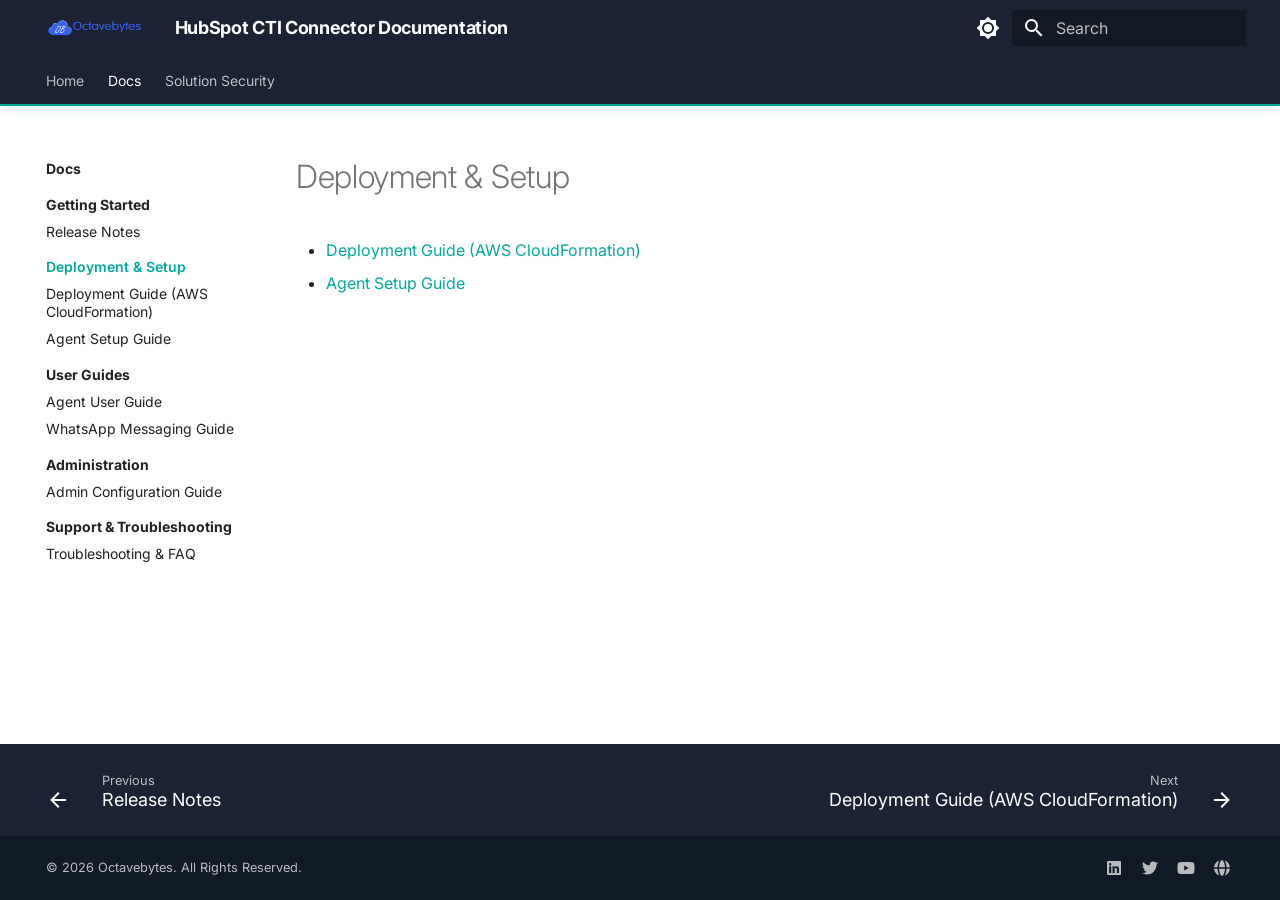
<file: deployment/index.html>
<!doctype html>
<html lang="en" class="no-js">
  <head>
    
      <meta charset="utf-8">
      <meta name="viewport" content="width=device-width,initial-scale=1">
      
        <meta name="description" content="AWS Connect + HubSpot CRM integration by Octavebytes">
      
      
        <meta name="author" content="Octavebytes">
      
      
        <link rel="canonical" href="https://octavebytes.github.io/Hubspot/deployment/">
      
      
        <link rel="prev" href="../getting-started/release-notes/">
      
      
        <link rel="next" href="deployment-guide/">
      
      
        
      
      
      <link rel="icon" href="../assets/logo.png">
      <meta name="generator" content="mkdocs-1.6.1, mkdocs-material-9.7.7">
    
    
      
        <title>Deployment & Setup - HubSpot CTI Connector Documentation</title>
      
    
    
      <link rel="stylesheet" href="../assets/stylesheets/main.ec1eaa64.min.css">
      
        
        <link rel="stylesheet" href="../assets/stylesheets/palette.ab4e12ef.min.css">
      
      


    
    
      
    
    
      
        
        
        <link rel="preconnect" href="https://fonts.gstatic.com" crossorigin>
        <link rel="stylesheet" href="https://fonts.googleapis.com/css?family=Inter:300,300i,400,400i,700,700i%7CJetBrains+Mono:400,400i,700,700i&display=fallback">
        <style>:root{--md-text-font:"Inter";--md-code-font:"JetBrains Mono"}</style>
      
    
    
      <link rel="stylesheet" href="../assets/stylesheets/extra.css">
    
    <script>__md_scope=new URL("..",location),__md_hash=e=>[...e].reduce(((e,_)=>(e<<5)-e+_.charCodeAt(0)),0),__md_get=(e,_=localStorage,t=__md_scope)=>JSON.parse(_.getItem(t.pathname+"."+e)),__md_set=(e,_,t=localStorage,a=__md_scope)=>{try{t.setItem(a.pathname+"."+e,JSON.stringify(_))}catch(e){}}</script>
    
      

    
    
  </head>
  
  
    
    
      
    
    
    
    
    <body dir="ltr" data-md-color-scheme="default" data-md-color-primary="custom" data-md-color-accent="custom">
  
    
    <input class="md-toggle" data-md-toggle="drawer" type="checkbox" id="__drawer" autocomplete="off">
    <input class="md-toggle" data-md-toggle="search" type="checkbox" id="__search" autocomplete="off">
    <label class="md-overlay" for="__drawer"></label>
    <div data-md-component="skip">
      
        
        <a href="#deployment-setup" class="md-skip">
          Skip to content
        </a>
      
    </div>
    <div data-md-component="announce">
      
    </div>
    
    
      

  

<header class="md-header md-header--shadow md-header--lifted" data-md-component="header">
  <nav class="md-header__inner md-grid" aria-label="Header">
    <a href=".." title="HubSpot CTI Connector Documentation" class="md-header__button md-logo" aria-label="HubSpot CTI Connector Documentation" data-md-component="logo">
      
  <img src="../assets/logo.png" alt="logo">

    </a>
    <label class="md-header__button md-icon" for="__drawer">
      
      <svg xmlns="http://www.w3.org/2000/svg" viewBox="0 0 24 24"><path d="M3 6h18v2H3zm0 5h18v2H3zm0 5h18v2H3z"/></svg>
    </label>
    <div class="md-header__title" data-md-component="header-title">
      <div class="md-header__ellipsis">
        <div class="md-header__topic">
          <span class="md-ellipsis">
            HubSpot CTI Connector Documentation
          </span>
        </div>
        <div class="md-header__topic" data-md-component="header-topic">
          <span class="md-ellipsis">
            
              Deployment &amp; Setup
            
          </span>
        </div>
      </div>
    </div>
    
      
        <form class="md-header__option" data-md-component="palette">
  
    
    
    
    <input class="md-option" data-md-color-media="" data-md-color-scheme="default" data-md-color-primary="custom" data-md-color-accent="custom"  aria-label="Switch to dark mode"  type="radio" name="__palette" id="__palette_0">
    
      <label class="md-header__button md-icon" title="Switch to dark mode" for="__palette_1" hidden>
        <svg xmlns="http://www.w3.org/2000/svg" viewBox="0 0 24 24"><path d="M12 8a4 4 0 0 0-4 4 4 4 0 0 0 4 4 4 4 0 0 0 4-4 4 4 0 0 0-4-4m0 10a6 6 0 0 1-6-6 6 6 0 0 1 6-6 6 6 0 0 1 6 6 6 6 0 0 1-6 6m8-9.31V4h-4.69L12 .69 8.69 4H4v4.69L.69 12 4 15.31V20h4.69L12 23.31 15.31 20H20v-4.69L23.31 12z"/></svg>
      </label>
    
  
    
    
    
    <input class="md-option" data-md-color-media="" data-md-color-scheme="slate" data-md-color-primary="custom" data-md-color-accent="custom"  aria-label="Switch to light mode"  type="radio" name="__palette" id="__palette_1">
    
      <label class="md-header__button md-icon" title="Switch to light mode" for="__palette_0" hidden>
        <svg xmlns="http://www.w3.org/2000/svg" viewBox="0 0 24 24"><path d="M12 18c-.89 0-1.74-.2-2.5-.55C11.56 16.5 13 14.42 13 12s-1.44-4.5-3.5-5.45C10.26 6.2 11.11 6 12 6a6 6 0 0 1 6 6 6 6 0 0 1-6 6m8-9.31V4h-4.69L12 .69 8.69 4H4v4.69L.69 12 4 15.31V20h4.69L12 23.31 15.31 20H20v-4.69L23.31 12z"/></svg>
      </label>
    
  
</form>
      
    
    
      <script>var palette=__md_get("__palette");if(palette&&palette.color){if("(prefers-color-scheme)"===palette.color.media){var media=matchMedia("(prefers-color-scheme: light)"),input=document.querySelector(media.matches?"[data-md-color-media='(prefers-color-scheme: light)']":"[data-md-color-media='(prefers-color-scheme: dark)']");palette.color.media=input.getAttribute("data-md-color-media"),palette.color.scheme=input.getAttribute("data-md-color-scheme"),palette.color.primary=input.getAttribute("data-md-color-primary"),palette.color.accent=input.getAttribute("data-md-color-accent")}for(var[key,value]of Object.entries(palette.color))document.body.setAttribute("data-md-color-"+key,value)}</script>
    
    
    
      
      
        <label class="md-header__button md-icon" for="__search">
          
          <svg xmlns="http://www.w3.org/2000/svg" viewBox="0 0 24 24"><path d="M9.5 3A6.5 6.5 0 0 1 16 9.5c0 1.61-.59 3.09-1.56 4.23l.27.27h.79l5 5-1.5 1.5-5-5v-.79l-.27-.27A6.52 6.52 0 0 1 9.5 16 6.5 6.5 0 0 1 3 9.5 6.5 6.5 0 0 1 9.5 3m0 2C7 5 5 7 5 9.5S7 14 9.5 14 14 12 14 9.5 12 5 9.5 5"/></svg>
        </label>
        <div class="md-search" data-md-component="search" role="dialog">
  <label class="md-search__overlay" for="__search"></label>
  <div class="md-search__inner" role="search">
    <form class="md-search__form" name="search">
      <input type="text" class="md-search__input" name="query" aria-label="Search" placeholder="Search" autocapitalize="off" autocorrect="off" autocomplete="off" spellcheck="false" data-md-component="search-query" required>
      <label class="md-search__icon md-icon" for="__search">
        
        <svg xmlns="http://www.w3.org/2000/svg" viewBox="0 0 24 24"><path d="M9.5 3A6.5 6.5 0 0 1 16 9.5c0 1.61-.59 3.09-1.56 4.23l.27.27h.79l5 5-1.5 1.5-5-5v-.79l-.27-.27A6.52 6.52 0 0 1 9.5 16 6.5 6.5 0 0 1 3 9.5 6.5 6.5 0 0 1 9.5 3m0 2C7 5 5 7 5 9.5S7 14 9.5 14 14 12 14 9.5 12 5 9.5 5"/></svg>
        
        <svg xmlns="http://www.w3.org/2000/svg" viewBox="0 0 24 24"><path d="M20 11v2H8l5.5 5.5-1.42 1.42L4.16 12l7.92-7.92L13.5 5.5 8 11z"/></svg>
      </label>
      <nav class="md-search__options" aria-label="Search">
        
          <a href="javascript:void(0)" class="md-search__icon md-icon" title="Share" aria-label="Share" data-clipboard data-clipboard-text="" data-md-component="search-share" tabindex="-1">
            
            <svg xmlns="http://www.w3.org/2000/svg" viewBox="0 0 24 24"><path d="M18 16.08c-.76 0-1.44.3-1.96.77L8.91 12.7c.05-.23.09-.46.09-.7s-.04-.47-.09-.7l7.05-4.11c.54.5 1.25.81 2.04.81a3 3 0 0 0 3-3 3 3 0 0 0-3-3 3 3 0 0 0-3 3c0 .24.04.47.09.7L8.04 9.81C7.5 9.31 6.79 9 6 9a3 3 0 0 0-3 3 3 3 0 0 0 3 3c.79 0 1.5-.31 2.04-.81l7.12 4.15c-.05.21-.08.43-.08.66 0 1.61 1.31 2.91 2.92 2.91s2.92-1.3 2.92-2.91A2.92 2.92 0 0 0 18 16.08"/></svg>
          </a>
        
        <button type="reset" class="md-search__icon md-icon" title="Clear" aria-label="Clear" tabindex="-1">
          
          <svg xmlns="http://www.w3.org/2000/svg" viewBox="0 0 24 24"><path d="M19 6.41 17.59 5 12 10.59 6.41 5 5 6.41 10.59 12 5 17.59 6.41 19 12 13.41 17.59 19 19 17.59 13.41 12z"/></svg>
        </button>
      </nav>
      
        <div class="md-search__suggest" data-md-component="search-suggest"></div>
      
    </form>
    <div class="md-search__output">
      <div class="md-search__scrollwrap" tabindex="0" data-md-scrollfix>
        <div class="md-search-result" data-md-component="search-result">
          <div class="md-search-result__meta">
            Initializing search
          </div>
          <ol class="md-search-result__list" role="presentation"></ol>
        </div>
      </div>
    </div>
  </div>
</div>
      
    
    
  </nav>
  
    
      
<nav class="md-tabs" aria-label="Tabs" data-md-component="tabs">
  <div class="md-grid">
    <ul class="md-tabs__list">
      
        
  
  
  
  
    <li class="md-tabs__item">
      <a href=".." class="md-tabs__link">
        
  
  
    
  
  Home

      </a>
    </li>
  

      
        
  
  
  
    
  
  
    
    
      
  
  
  
    
  
  
    
    
      <li class="md-tabs__item md-tabs__item--active">
        <a href="../getting-started/" class="md-tabs__link">
          
  
  
    
  
  Docs

        </a>
      </li>
    
  

    
  

      
        
  
  
  
  
    <li class="md-tabs__item">
      <a href="../security/" class="md-tabs__link">
        
  
  
    
  
  Solution Security

      </a>
    </li>
  

      
    </ul>
  </div>
</nav>
    
  
</header>
    
    <div class="md-container" data-md-component="container">
      
      
        
      
      <main class="md-main" data-md-component="main">
        <div class="md-main__inner md-grid">
          
            
              
              <div class="md-sidebar md-sidebar--primary" data-md-component="sidebar" data-md-type="navigation" >
                <div class="md-sidebar__scrollwrap">
                  <div class="md-sidebar__inner">
                    


  


<nav class="md-nav md-nav--primary md-nav--lifted" aria-label="Navigation" data-md-level="0">
  <label class="md-nav__title" for="__drawer">
    <a href=".." title="HubSpot CTI Connector Documentation" class="md-nav__button md-logo" aria-label="HubSpot CTI Connector Documentation" data-md-component="logo">
      
  <img src="../assets/logo.png" alt="logo">

    </a>
    HubSpot CTI Connector Documentation
  </label>
  
  <ul class="md-nav__list" data-md-scrollfix>
    
      
      
  
  
  
  
    <li class="md-nav__item">
      <a href=".." class="md-nav__link">
        
  
  
  <span class="md-ellipsis">
    
  
    Home
  

    
  </span>
  
  

      </a>
    </li>
  

    
      
      
  
  
    
  
  
  
    
    
      
        
      
        
      
        
      
        
      
        
      
        
          
        
      
    
    
    
      
        
        
      
      
        
      
    
    
    <li class="md-nav__item md-nav__item--active md-nav__item--section md-nav__item--nested">
      
        
        
        <input class="md-nav__toggle md-toggle " type="checkbox" id="__nav_2" checked>
        
          
          <div class="md-nav__link md-nav__container">
            <a href="../security/" class="md-nav__link ">
              
  
  
  <span class="md-ellipsis">
    
  
    Docs
  

    
  </span>
  
  

            </a>
            
              
              <label class="md-nav__link " for="__nav_2" id="__nav_2_label" tabindex="">
                <span class="md-nav__icon md-icon"></span>
              </label>
            
          </div>
        
        <nav class="md-nav" data-md-level="1" aria-labelledby="__nav_2_label" aria-expanded="true">
          <label class="md-nav__title" for="__nav_2">
            <span class="md-nav__icon md-icon"></span>
            
  
    Docs
  

          </label>
          <ul class="md-nav__list" data-md-scrollfix>
            
              
                
  
  
  
  
    
    
      
        
          
        
      
        
      
    
    
    
      
      
        
          
          
        
      
    
    
    <li class="md-nav__item md-nav__item--section md-nav__item--nested">
      
        
        
          
        
        <input class="md-nav__toggle md-toggle md-toggle--indeterminate" type="checkbox" id="__nav_2_1" >
        
          
          <div class="md-nav__link md-nav__container">
            <a href="../getting-started/" class="md-nav__link ">
              
  
  
  <span class="md-ellipsis">
    
  
    Getting Started
  

    
  </span>
  
  

            </a>
            
              
              <label class="md-nav__link " for="__nav_2_1" id="__nav_2_1_label" tabindex="">
                <span class="md-nav__icon md-icon"></span>
              </label>
            
          </div>
        
        <nav class="md-nav" data-md-level="2" aria-labelledby="__nav_2_1_label" aria-expanded="false">
          <label class="md-nav__title" for="__nav_2_1">
            <span class="md-nav__icon md-icon"></span>
            
  
    Getting Started
  

          </label>
          <ul class="md-nav__list" data-md-scrollfix>
            
              
            
              
                
  
  
  
  
    <li class="md-nav__item">
      <a href="../getting-started/release-notes/" class="md-nav__link">
        
  
  
  <span class="md-ellipsis">
    
  
    Release Notes
  

    
  </span>
  
  

      </a>
    </li>
  

              
            
          </ul>
        </nav>
      
    </li>
  

              
            
              
                
  
  
    
  
  
  
    
    
      
        
          
        
      
        
      
        
      
    
    
    
      
      
        
          
          
        
      
    
    
    <li class="md-nav__item md-nav__item--active md-nav__item--section md-nav__item--nested">
      
        
        
        <input class="md-nav__toggle md-toggle " type="checkbox" id="__nav_2_2" checked>
        
          
          <div class="md-nav__link md-nav__container">
            <a href="./" class="md-nav__link md-nav__link--active">
              
  
  
  <span class="md-ellipsis">
    
  
    Deployment & Setup
  

    
  </span>
  
  

            </a>
            
              
              <label class="md-nav__link md-nav__link--active" for="__nav_2_2" id="__nav_2_2_label" tabindex="">
                <span class="md-nav__icon md-icon"></span>
              </label>
            
          </div>
        
        <nav class="md-nav" data-md-level="2" aria-labelledby="__nav_2_2_label" aria-expanded="true">
          <label class="md-nav__title" for="__nav_2_2">
            <span class="md-nav__icon md-icon"></span>
            
  
    Deployment & Setup
  

          </label>
          <ul class="md-nav__list" data-md-scrollfix>
            
              
            
              
                
  
  
  
  
    <li class="md-nav__item">
      <a href="deployment-guide/" class="md-nav__link">
        
  
  
  <span class="md-ellipsis">
    
  
    Deployment Guide (AWS CloudFormation)
  

    
  </span>
  
  

      </a>
    </li>
  

              
            
              
                
  
  
  
  
    <li class="md-nav__item">
      <a href="agent-setup/" class="md-nav__link">
        
  
  
  <span class="md-ellipsis">
    
  
    Agent Setup Guide
  

    
  </span>
  
  

      </a>
    </li>
  

              
            
          </ul>
        </nav>
      
    </li>
  

              
            
              
                
  
  
  
  
    
    
      
        
          
        
      
        
      
        
      
    
    
    
      
      
        
          
          
        
      
    
    
    <li class="md-nav__item md-nav__item--section md-nav__item--nested">
      
        
        
          
        
        <input class="md-nav__toggle md-toggle md-toggle--indeterminate" type="checkbox" id="__nav_2_3" >
        
          
          <div class="md-nav__link md-nav__container">
            <a href="../user-guides/" class="md-nav__link ">
              
  
  
  <span class="md-ellipsis">
    
  
    User Guides
  

    
  </span>
  
  

            </a>
            
              
              <label class="md-nav__link " for="__nav_2_3" id="__nav_2_3_label" tabindex="">
                <span class="md-nav__icon md-icon"></span>
              </label>
            
          </div>
        
        <nav class="md-nav" data-md-level="2" aria-labelledby="__nav_2_3_label" aria-expanded="false">
          <label class="md-nav__title" for="__nav_2_3">
            <span class="md-nav__icon md-icon"></span>
            
  
    User Guides
  

          </label>
          <ul class="md-nav__list" data-md-scrollfix>
            
              
            
              
                
  
  
  
  
    <li class="md-nav__item">
      <a href="../user-guides/agent-guide/" class="md-nav__link">
        
  
  
  <span class="md-ellipsis">
    
  
    Agent User Guide
  

    
  </span>
  
  

      </a>
    </li>
  

              
            
              
                
  
  
  
  
    <li class="md-nav__item">
      <a href="../user-guides/whatsapp-messaging/" class="md-nav__link">
        
  
  
  <span class="md-ellipsis">
    
  
    WhatsApp Messaging Guide
  

    
  </span>
  
  

      </a>
    </li>
  

              
            
          </ul>
        </nav>
      
    </li>
  

              
            
              
                
  
  
  
  
    
    
      
        
          
        
      
        
      
    
    
    
      
      
        
          
          
        
      
    
    
    <li class="md-nav__item md-nav__item--section md-nav__item--nested">
      
        
        
          
        
        <input class="md-nav__toggle md-toggle md-toggle--indeterminate" type="checkbox" id="__nav_2_4" >
        
          
          <div class="md-nav__link md-nav__container">
            <a href="../admin/" class="md-nav__link ">
              
  
  
  <span class="md-ellipsis">
    
  
    Administration
  

    
  </span>
  
  

            </a>
            
              
              <label class="md-nav__link " for="__nav_2_4" id="__nav_2_4_label" tabindex="">
                <span class="md-nav__icon md-icon"></span>
              </label>
            
          </div>
        
        <nav class="md-nav" data-md-level="2" aria-labelledby="__nav_2_4_label" aria-expanded="false">
          <label class="md-nav__title" for="__nav_2_4">
            <span class="md-nav__icon md-icon"></span>
            
  
    Administration
  

          </label>
          <ul class="md-nav__list" data-md-scrollfix>
            
              
            
              
                
  
  
  
  
    <li class="md-nav__item">
      <a href="../admin/configuration-guide/" class="md-nav__link">
        
  
  
  <span class="md-ellipsis">
    
  
    Admin Configuration Guide
  

    
  </span>
  
  

      </a>
    </li>
  

              
            
          </ul>
        </nav>
      
    </li>
  

              
            
              
                
  
  
  
  
    
    
      
        
          
        
      
        
      
    
    
    
      
      
        
          
          
        
      
    
    
    <li class="md-nav__item md-nav__item--section md-nav__item--nested">
      
        
        
          
        
        <input class="md-nav__toggle md-toggle md-toggle--indeterminate" type="checkbox" id="__nav_2_5" >
        
          
          <div class="md-nav__link md-nav__container">
            <a href="../support/" class="md-nav__link ">
              
  
  
  <span class="md-ellipsis">
    
  
    Support & Troubleshooting
  

    
  </span>
  
  

            </a>
            
              
              <label class="md-nav__link " for="__nav_2_5" id="__nav_2_5_label" tabindex="">
                <span class="md-nav__icon md-icon"></span>
              </label>
            
          </div>
        
        <nav class="md-nav" data-md-level="2" aria-labelledby="__nav_2_5_label" aria-expanded="false">
          <label class="md-nav__title" for="__nav_2_5">
            <span class="md-nav__icon md-icon"></span>
            
  
    Support & Troubleshooting
  

          </label>
          <ul class="md-nav__list" data-md-scrollfix>
            
              
            
              
                
  
  
  
  
    <li class="md-nav__item">
      <a href="../support/troubleshooting/" class="md-nav__link">
        
  
  
  <span class="md-ellipsis">
    
  
    Troubleshooting & FAQ
  

    
  </span>
  
  

      </a>
    </li>
  

              
            
          </ul>
        </nav>
      
    </li>
  

              
            
              
            
          </ul>
        </nav>
      
    </li>
  

    
      
      
  
  
  
  
    <li class="md-nav__item">
      <a href="../security/" class="md-nav__link">
        
  
  
  <span class="md-ellipsis">
    
  
    Solution Security
  

    
  </span>
  
  

      </a>
    </li>
  

    
  </ul>
</nav>
                  </div>
                </div>
              </div>
            
            
              
              <div class="md-sidebar md-sidebar--secondary" data-md-component="sidebar" data-md-type="toc" >
                <div class="md-sidebar__scrollwrap">
                  <div class="md-sidebar__inner">
                    

<nav class="md-nav md-nav--secondary" aria-label="Table of contents">
  
  
  
    
  
  
</nav>
                  </div>
                </div>
              </div>
            
          
          
            <div class="md-content" data-md-component="content">
              
              <article class="md-content__inner md-typeset">
                
                  



<h1 id="deployment-setup">Deployment &amp; Setup<a class="headerlink" href="#deployment-setup" title="Permanent link">&para;</a></h1>
<ul>
<li><a href="deployment-guide/">Deployment Guide (AWS CloudFormation)</a></li>
<li><a href="agent-setup/">Agent Setup Guide</a></li>
</ul>












                
              </article>
            </div>
          
          
<script>var target=document.getElementById(location.hash.slice(1));target&&target.name&&(target.checked=target.name.startsWith("__tabbed_"))</script>
        </div>
        
          <button type="button" class="md-top md-icon" data-md-component="top" hidden>
  
  <svg xmlns="http://www.w3.org/2000/svg" viewBox="0 0 24 24"><path d="M13 20h-2V8l-5.5 5.5-1.42-1.42L12 4.16l7.92 7.92-1.42 1.42L13 8z"/></svg>
  Back to top
</button>
        
      </main>
      
        <footer class="md-footer">
  
    
      
      <nav class="md-footer__inner md-grid" aria-label="Footer" >
        
          
          <a href="../getting-started/release-notes/" class="md-footer__link md-footer__link--prev" aria-label="Previous: Release Notes">
            <div class="md-footer__button md-icon">
              
              <svg xmlns="http://www.w3.org/2000/svg" viewBox="0 0 24 24"><path d="M20 11v2H8l5.5 5.5-1.42 1.42L4.16 12l7.92-7.92L13.5 5.5 8 11z"/></svg>
            </div>
            <div class="md-footer__title">
              <span class="md-footer__direction">
                Previous
              </span>
              <div class="md-ellipsis">
                Release Notes
              </div>
            </div>
          </a>
        
        
          
          <a href="deployment-guide/" class="md-footer__link md-footer__link--next" aria-label="Next: Deployment Guide (AWS CloudFormation)">
            <div class="md-footer__title">
              <span class="md-footer__direction">
                Next
              </span>
              <div class="md-ellipsis">
                Deployment Guide (AWS CloudFormation)
              </div>
            </div>
            <div class="md-footer__button md-icon">
              
              <svg xmlns="http://www.w3.org/2000/svg" viewBox="0 0 24 24"><path d="M4 11v2h12l-5.5 5.5 1.42 1.42L19.84 12l-7.92-7.92L10.5 5.5 16 11z"/></svg>
            </div>
          </a>
        
      </nav>
    
  
  <div class="md-footer-meta md-typeset">
    <div class="md-footer-meta__inner md-grid">
      <div class="md-copyright">
  
    <div class="md-copyright__highlight">
      © 2026 Octavebytes. All Rights Reserved.
    </div>
  
  
</div>
      
        
<div class="md-social">
  
    
    
    
    
      
      
    
    <a href="https://www.linkedin.com/company/octavebytes/" target="_blank" rel="noopener" title="www.linkedin.com" class="md-social__link">
      <svg xmlns="http://www.w3.org/2000/svg" viewBox="0 0 448 512"><!--! Font Awesome Free 7.1.0 by @fontawesome - https://fontawesome.com License - https://fontawesome.com/license/free (Icons: CC BY 4.0, Fonts: SIL OFL 1.1, Code: MIT License) Copyright 2025 Fonticons, Inc.--><path d="M416 32H31.9C14.3 32 0 46.5 0 64.3v383.4C0 465.5 14.3 480 31.9 480H416c17.6 0 32-14.5 32-32.3V64.3c0-17.8-14.4-32.3-32-32.3M135.4 416H69V202.2h66.5V416zM102.2 96a38.5 38.5 0 1 1 0 77 38.5 38.5 0 1 1 0-77m282.1 320h-66.4V312c0-24.8-.5-56.7-34.5-56.7-34.6 0-39.9 27-39.9 54.9V416h-66.4V202.2h63.7v29.2h.9c8.9-16.8 30.6-34.5 62.9-34.5 67.2 0 79.7 44.3 79.7 101.9z"/></svg>
    </a>
  
    
    
    
    
      
      
    
    <a href="https://twitter.com/octavebytes" target="_blank" rel="noopener" title="twitter.com" class="md-social__link">
      <svg xmlns="http://www.w3.org/2000/svg" viewBox="0 0 512 512"><!--! Font Awesome Free 7.1.0 by @fontawesome - https://fontawesome.com License - https://fontawesome.com/license/free (Icons: CC BY 4.0, Fonts: SIL OFL 1.1, Code: MIT License) Copyright 2025 Fonticons, Inc.--><path d="M459.4 151.7c.3 4.5.3 9.1.3 13.6 0 138.7-105.6 298.6-298.6 298.6-59.5 0-114.7-17.2-161.1-47.1 8.4 1 16.6 1.3 25.3 1.3 49.1 0 94.2-16.6 130.3-44.8-46.1-1-84.8-31.2-98.1-72.8 6.5 1 13 1.6 19.8 1.6 9.4 0 18.8-1.3 27.6-3.6-48.1-9.7-84.1-52-84.1-103v-1.3c14 7.8 30.2 12.7 47.4 13.3-28.3-18.8-46.8-51-46.8-87.4 0-19.5 5.2-37.4 14.3-53C87.4 130.8 165 172.4 252.1 176.9c-1.6-7.8-2.6-15.9-2.6-24C249.5 95.1 296.3 48 354.4 48c30.2 0 57.5 12.7 76.7 33.1 23.7-4.5 46.5-13.3 66.6-25.3-7.8 24.4-24.4 44.8-46.1 57.8 21.1-2.3 41.6-8.1 60.4-16.2-14.3 20.8-32.2 39.3-52.6 54.3"/></svg>
    </a>
  
    
    
    
    
      
      
    
    <a href="https://www.youtube.com/channel/UCA0Le6ELahBzAf-I7jOBuRQ" target="_blank" rel="noopener" title="www.youtube.com" class="md-social__link">
      <svg xmlns="http://www.w3.org/2000/svg" viewBox="0 0 576 512"><!--! Font Awesome Free 7.1.0 by @fontawesome - https://fontawesome.com License - https://fontawesome.com/license/free (Icons: CC BY 4.0, Fonts: SIL OFL 1.1, Code: MIT License) Copyright 2025 Fonticons, Inc.--><path d="M549.7 124.1c-6.2-23.7-24.8-42.3-48.3-48.6C458.9 64 288.1 64 288.1 64S117.3 64 74.7 75.5c-23.5 6.3-42 24.9-48.3 48.6C15 167 15 256.4 15 256.4s0 89.4 11.4 132.3c6.3 23.6 24.8 41.5 48.3 47.8C117.3 448 288.1 448 288.1 448s170.8 0 213.4-11.5c23.5-6.3 42-24.2 48.3-47.8 11.4-42.9 11.4-132.3 11.4-132.3s0-89.4-11.4-132.3zM232.2 337.6V175.2l142.7 81.2z"/></svg>
    </a>
  
    
    
    
    
      
      
    
    <a href="https://octavebytes.com" target="_blank" rel="noopener" title="octavebytes.com" class="md-social__link">
      <svg xmlns="http://www.w3.org/2000/svg" viewBox="0 0 512 512"><!--! Font Awesome Free 7.1.0 by @fontawesome - https://fontawesome.com License - https://fontawesome.com/license/free (Icons: CC BY 4.0, Fonts: SIL OFL 1.1, Code: MIT License) Copyright 2025 Fonticons, Inc.--><path d="M351.9 280H161c2.9 64.5 17.2 123.9 37.5 167.4 11.4 24.5 23.7 41.8 35.1 52.4 11.2 10.5 18.9 12.2 22.9 12.2s11.7-1.7 22.9-12.2c11.4-10.6 23.7-28 35.1-52.4 20.3-43.5 34.6-102.9 37.5-167.4zm-191-48h190.9c-2.8-64.5-17.1-123.9-37.4-167.4-11.4-24.4-23.7-41.8-35.1-52.4C268.1 1.7 260.4 0 256.4 0s-11.7 1.7-22.9 12.2c-11.4 10.6-23.7 28-35.1 52.4-20.3 43.5-34.6 102.9-37.5 167.4m-48 0c3.5-85.6 25.6-165.1 57.9-217.3C78.7 47.3 10.9 131.2 1.5 232zM1.5 280c9.4 100.8 77.2 184.7 169.3 217.3-32.3-52.2-54.4-131.7-57.9-217.3zm398.4 0c-3.5 85.6-25.6 165.1-57.9 217.3 92.1-32.7 159.9-116.5 169.3-217.3zm111.4-48C501.9 131.2 434.1 47.3 342 14.7c32.3 52.2 54.4 131.7 57.9 217.3z"/></svg>
    </a>
  
</div>
      
    </div>
  </div>
</footer>
      
    </div>
    <div class="md-dialog" data-md-component="dialog">
      <div class="md-dialog__inner md-typeset"></div>
    </div>
    
    
    
      
      
      <script id="__config" type="application/json">{"annotate": null, "base": "..", "features": ["navigation.tabs", "navigation.tabs.sticky", "navigation.sections", "navigation.expand", "navigation.top", "navigation.footer", "navigation.indexes", "search.highlight", "search.suggest", "search.share", "content.code.copy", "content.code.annotate", "toc.follow"], "search": "../assets/javascripts/workers/search.2c215733.min.js", "tags": null, "translations": {"clipboard.copied": "Copied to clipboard", "clipboard.copy": "Copy to clipboard", "search.result.more.one": "1 more on this page", "search.result.more.other": "# more on this page", "search.result.none": "No matching documents", "search.result.one": "1 matching document", "search.result.other": "# matching documents", "search.result.placeholder": "Type to start searching", "search.result.term.missing": "Missing", "select.version": "Select version"}, "version": null}</script>
    
    
      <script src="../assets/javascripts/bundle.d7400e89.min.js"></script>
      
    
  </body>
</html>
</file>
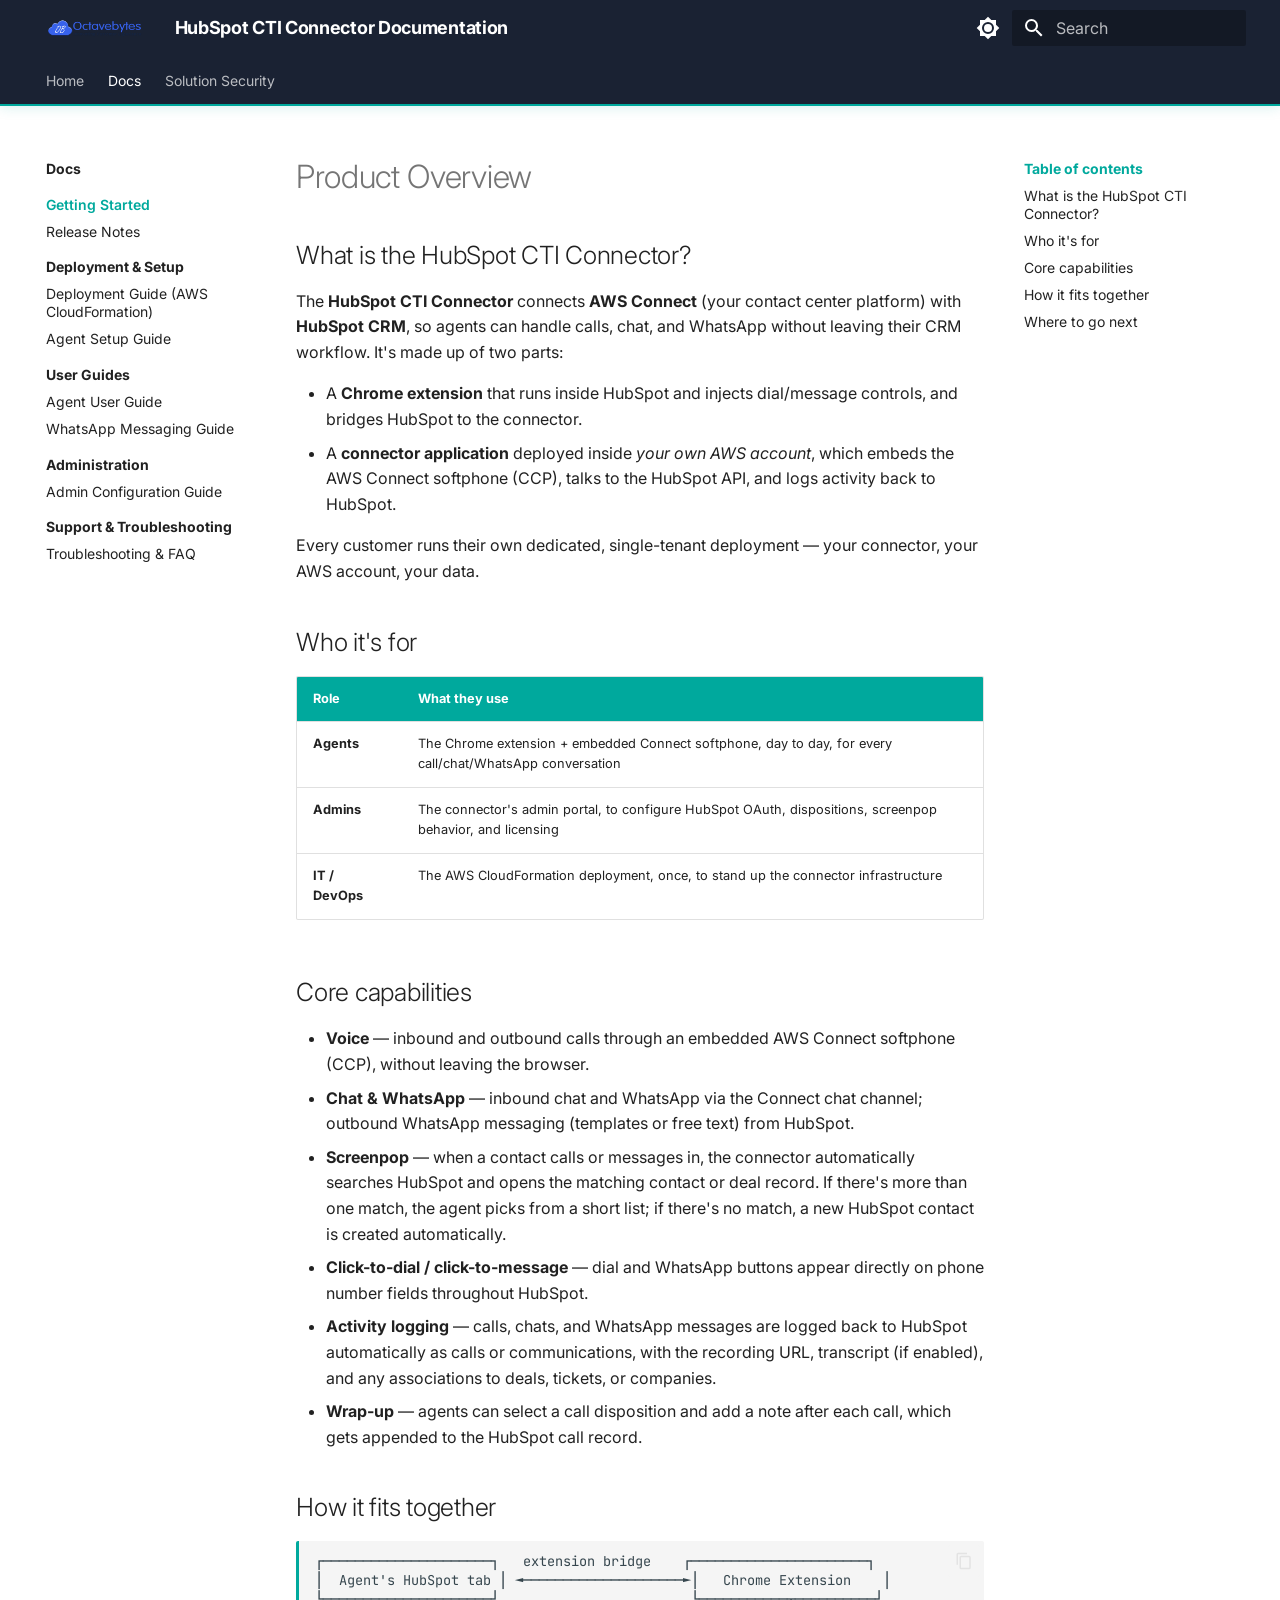
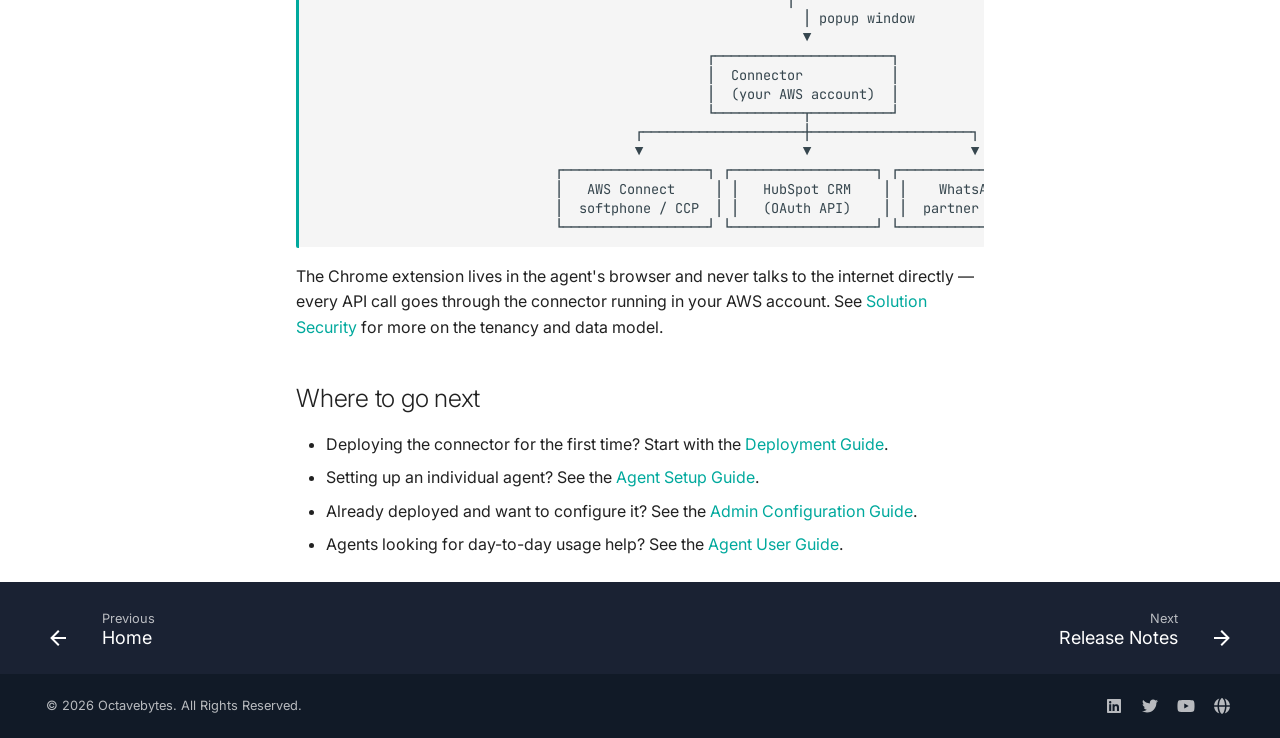
<file: getting-started/index.html>
<!doctype html>
<html lang="en" class="no-js">
  <head>
    
      <meta charset="utf-8">
      <meta name="viewport" content="width=device-width,initial-scale=1">
      
        <meta name="description" content="AWS Connect + HubSpot CRM integration by Octavebytes">
      
      
        <meta name="author" content="Octavebytes">
      
      
        <link rel="canonical" href="https://octavebytes.github.io/Hubspot/getting-started/">
      
      
        <link rel="prev" href="..">
      
      
        <link rel="next" href="release-notes/">
      
      
        
      
      
      <link rel="icon" href="../assets/logo.png">
      <meta name="generator" content="mkdocs-1.6.1, mkdocs-material-9.7.7">
    
    
      
        <title>Product Overview - HubSpot CTI Connector Documentation</title>
      
    
    
      <link rel="stylesheet" href="../assets/stylesheets/main.ec1eaa64.min.css">
      
        
        <link rel="stylesheet" href="../assets/stylesheets/palette.ab4e12ef.min.css">
      
      


    
    
      
    
    
      
        
        
        <link rel="preconnect" href="https://fonts.gstatic.com" crossorigin>
        <link rel="stylesheet" href="https://fonts.googleapis.com/css?family=Inter:300,300i,400,400i,700,700i%7CJetBrains+Mono:400,400i,700,700i&display=fallback">
        <style>:root{--md-text-font:"Inter";--md-code-font:"JetBrains Mono"}</style>
      
    
    
      <link rel="stylesheet" href="../assets/stylesheets/extra.css">
    
    <script>__md_scope=new URL("..",location),__md_hash=e=>[...e].reduce(((e,_)=>(e<<5)-e+_.charCodeAt(0)),0),__md_get=(e,_=localStorage,t=__md_scope)=>JSON.parse(_.getItem(t.pathname+"."+e)),__md_set=(e,_,t=localStorage,a=__md_scope)=>{try{t.setItem(a.pathname+"."+e,JSON.stringify(_))}catch(e){}}</script>
    
      

    
    
  </head>
  
  
    
    
      
    
    
    
    
    <body dir="ltr" data-md-color-scheme="default" data-md-color-primary="custom" data-md-color-accent="custom">
  
    
    <input class="md-toggle" data-md-toggle="drawer" type="checkbox" id="__drawer" autocomplete="off">
    <input class="md-toggle" data-md-toggle="search" type="checkbox" id="__search" autocomplete="off">
    <label class="md-overlay" for="__drawer"></label>
    <div data-md-component="skip">
      
        
        <a href="#product-overview" class="md-skip">
          Skip to content
        </a>
      
    </div>
    <div data-md-component="announce">
      
    </div>
    
    
      

  

<header class="md-header md-header--shadow md-header--lifted" data-md-component="header">
  <nav class="md-header__inner md-grid" aria-label="Header">
    <a href=".." title="HubSpot CTI Connector Documentation" class="md-header__button md-logo" aria-label="HubSpot CTI Connector Documentation" data-md-component="logo">
      
  <img src="../assets/logo.png" alt="logo">

    </a>
    <label class="md-header__button md-icon" for="__drawer">
      
      <svg xmlns="http://www.w3.org/2000/svg" viewBox="0 0 24 24"><path d="M3 6h18v2H3zm0 5h18v2H3zm0 5h18v2H3z"/></svg>
    </label>
    <div class="md-header__title" data-md-component="header-title">
      <div class="md-header__ellipsis">
        <div class="md-header__topic">
          <span class="md-ellipsis">
            HubSpot CTI Connector Documentation
          </span>
        </div>
        <div class="md-header__topic" data-md-component="header-topic">
          <span class="md-ellipsis">
            
              Product Overview
            
          </span>
        </div>
      </div>
    </div>
    
      
        <form class="md-header__option" data-md-component="palette">
  
    
    
    
    <input class="md-option" data-md-color-media="" data-md-color-scheme="default" data-md-color-primary="custom" data-md-color-accent="custom"  aria-label="Switch to dark mode"  type="radio" name="__palette" id="__palette_0">
    
      <label class="md-header__button md-icon" title="Switch to dark mode" for="__palette_1" hidden>
        <svg xmlns="http://www.w3.org/2000/svg" viewBox="0 0 24 24"><path d="M12 8a4 4 0 0 0-4 4 4 4 0 0 0 4 4 4 4 0 0 0 4-4 4 4 0 0 0-4-4m0 10a6 6 0 0 1-6-6 6 6 0 0 1 6-6 6 6 0 0 1 6 6 6 6 0 0 1-6 6m8-9.31V4h-4.69L12 .69 8.69 4H4v4.69L.69 12 4 15.31V20h4.69L12 23.31 15.31 20H20v-4.69L23.31 12z"/></svg>
      </label>
    
  
    
    
    
    <input class="md-option" data-md-color-media="" data-md-color-scheme="slate" data-md-color-primary="custom" data-md-color-accent="custom"  aria-label="Switch to light mode"  type="radio" name="__palette" id="__palette_1">
    
      <label class="md-header__button md-icon" title="Switch to light mode" for="__palette_0" hidden>
        <svg xmlns="http://www.w3.org/2000/svg" viewBox="0 0 24 24"><path d="M12 18c-.89 0-1.74-.2-2.5-.55C11.56 16.5 13 14.42 13 12s-1.44-4.5-3.5-5.45C10.26 6.2 11.11 6 12 6a6 6 0 0 1 6 6 6 6 0 0 1-6 6m8-9.31V4h-4.69L12 .69 8.69 4H4v4.69L.69 12 4 15.31V20h4.69L12 23.31 15.31 20H20v-4.69L23.31 12z"/></svg>
      </label>
    
  
</form>
      
    
    
      <script>var palette=__md_get("__palette");if(palette&&palette.color){if("(prefers-color-scheme)"===palette.color.media){var media=matchMedia("(prefers-color-scheme: light)"),input=document.querySelector(media.matches?"[data-md-color-media='(prefers-color-scheme: light)']":"[data-md-color-media='(prefers-color-scheme: dark)']");palette.color.media=input.getAttribute("data-md-color-media"),palette.color.scheme=input.getAttribute("data-md-color-scheme"),palette.color.primary=input.getAttribute("data-md-color-primary"),palette.color.accent=input.getAttribute("data-md-color-accent")}for(var[key,value]of Object.entries(palette.color))document.body.setAttribute("data-md-color-"+key,value)}</script>
    
    
    
      
      
        <label class="md-header__button md-icon" for="__search">
          
          <svg xmlns="http://www.w3.org/2000/svg" viewBox="0 0 24 24"><path d="M9.5 3A6.5 6.5 0 0 1 16 9.5c0 1.61-.59 3.09-1.56 4.23l.27.27h.79l5 5-1.5 1.5-5-5v-.79l-.27-.27A6.52 6.52 0 0 1 9.5 16 6.5 6.5 0 0 1 3 9.5 6.5 6.5 0 0 1 9.5 3m0 2C7 5 5 7 5 9.5S7 14 9.5 14 14 12 14 9.5 12 5 9.5 5"/></svg>
        </label>
        <div class="md-search" data-md-component="search" role="dialog">
  <label class="md-search__overlay" for="__search"></label>
  <div class="md-search__inner" role="search">
    <form class="md-search__form" name="search">
      <input type="text" class="md-search__input" name="query" aria-label="Search" placeholder="Search" autocapitalize="off" autocorrect="off" autocomplete="off" spellcheck="false" data-md-component="search-query" required>
      <label class="md-search__icon md-icon" for="__search">
        
        <svg xmlns="http://www.w3.org/2000/svg" viewBox="0 0 24 24"><path d="M9.5 3A6.5 6.5 0 0 1 16 9.5c0 1.61-.59 3.09-1.56 4.23l.27.27h.79l5 5-1.5 1.5-5-5v-.79l-.27-.27A6.52 6.52 0 0 1 9.5 16 6.5 6.5 0 0 1 3 9.5 6.5 6.5 0 0 1 9.5 3m0 2C7 5 5 7 5 9.5S7 14 9.5 14 14 12 14 9.5 12 5 9.5 5"/></svg>
        
        <svg xmlns="http://www.w3.org/2000/svg" viewBox="0 0 24 24"><path d="M20 11v2H8l5.5 5.5-1.42 1.42L4.16 12l7.92-7.92L13.5 5.5 8 11z"/></svg>
      </label>
      <nav class="md-search__options" aria-label="Search">
        
          <a href="javascript:void(0)" class="md-search__icon md-icon" title="Share" aria-label="Share" data-clipboard data-clipboard-text="" data-md-component="search-share" tabindex="-1">
            
            <svg xmlns="http://www.w3.org/2000/svg" viewBox="0 0 24 24"><path d="M18 16.08c-.76 0-1.44.3-1.96.77L8.91 12.7c.05-.23.09-.46.09-.7s-.04-.47-.09-.7l7.05-4.11c.54.5 1.25.81 2.04.81a3 3 0 0 0 3-3 3 3 0 0 0-3-3 3 3 0 0 0-3 3c0 .24.04.47.09.7L8.04 9.81C7.5 9.31 6.79 9 6 9a3 3 0 0 0-3 3 3 3 0 0 0 3 3c.79 0 1.5-.31 2.04-.81l7.12 4.15c-.05.21-.08.43-.08.66 0 1.61 1.31 2.91 2.92 2.91s2.92-1.3 2.92-2.91A2.92 2.92 0 0 0 18 16.08"/></svg>
          </a>
        
        <button type="reset" class="md-search__icon md-icon" title="Clear" aria-label="Clear" tabindex="-1">
          
          <svg xmlns="http://www.w3.org/2000/svg" viewBox="0 0 24 24"><path d="M19 6.41 17.59 5 12 10.59 6.41 5 5 6.41 10.59 12 5 17.59 6.41 19 12 13.41 17.59 19 19 17.59 13.41 12z"/></svg>
        </button>
      </nav>
      
        <div class="md-search__suggest" data-md-component="search-suggest"></div>
      
    </form>
    <div class="md-search__output">
      <div class="md-search__scrollwrap" tabindex="0" data-md-scrollfix>
        <div class="md-search-result" data-md-component="search-result">
          <div class="md-search-result__meta">
            Initializing search
          </div>
          <ol class="md-search-result__list" role="presentation"></ol>
        </div>
      </div>
    </div>
  </div>
</div>
      
    
    
  </nav>
  
    
      
<nav class="md-tabs" aria-label="Tabs" data-md-component="tabs">
  <div class="md-grid">
    <ul class="md-tabs__list">
      
        
  
  
  
  
    <li class="md-tabs__item">
      <a href=".." class="md-tabs__link">
        
  
  
    
  
  Home

      </a>
    </li>
  

      
        
  
  
  
    
  
  
    
    
      
  
  
  
    
  
  
    
    
      <li class="md-tabs__item md-tabs__item--active">
        <a href="./" class="md-tabs__link">
          
  
  
    
  
  Docs

        </a>
      </li>
    
  

    
  

      
        
  
  
  
  
    <li class="md-tabs__item">
      <a href="../security/" class="md-tabs__link">
        
  
  
    
  
  Solution Security

      </a>
    </li>
  

      
    </ul>
  </div>
</nav>
    
  
</header>
    
    <div class="md-container" data-md-component="container">
      
      
        
      
      <main class="md-main" data-md-component="main">
        <div class="md-main__inner md-grid">
          
            
              
              <div class="md-sidebar md-sidebar--primary" data-md-component="sidebar" data-md-type="navigation" >
                <div class="md-sidebar__scrollwrap">
                  <div class="md-sidebar__inner">
                    


  


<nav class="md-nav md-nav--primary md-nav--lifted" aria-label="Navigation" data-md-level="0">
  <label class="md-nav__title" for="__drawer">
    <a href=".." title="HubSpot CTI Connector Documentation" class="md-nav__button md-logo" aria-label="HubSpot CTI Connector Documentation" data-md-component="logo">
      
  <img src="../assets/logo.png" alt="logo">

    </a>
    HubSpot CTI Connector Documentation
  </label>
  
  <ul class="md-nav__list" data-md-scrollfix>
    
      
      
  
  
  
  
    <li class="md-nav__item">
      <a href=".." class="md-nav__link">
        
  
  
  <span class="md-ellipsis">
    
  
    Home
  

    
  </span>
  
  

      </a>
    </li>
  

    
      
      
  
  
    
  
  
  
    
    
      
        
      
        
      
        
      
        
      
        
      
        
          
        
      
    
    
    
      
        
        
      
      
        
      
    
    
    <li class="md-nav__item md-nav__item--active md-nav__item--section md-nav__item--nested">
      
        
        
        <input class="md-nav__toggle md-toggle " type="checkbox" id="__nav_2" checked>
        
          
          <div class="md-nav__link md-nav__container">
            <a href="../security/" class="md-nav__link ">
              
  
  
  <span class="md-ellipsis">
    
  
    Docs
  

    
  </span>
  
  

            </a>
            
              
              <label class="md-nav__link " for="__nav_2" id="__nav_2_label" tabindex="">
                <span class="md-nav__icon md-icon"></span>
              </label>
            
          </div>
        
        <nav class="md-nav" data-md-level="1" aria-labelledby="__nav_2_label" aria-expanded="true">
          <label class="md-nav__title" for="__nav_2">
            <span class="md-nav__icon md-icon"></span>
            
  
    Docs
  

          </label>
          <ul class="md-nav__list" data-md-scrollfix>
            
              
                
  
  
    
  
  
  
    
    
      
        
          
        
      
        
      
    
    
    
      
      
        
          
          
        
      
    
    
    <li class="md-nav__item md-nav__item--active md-nav__item--section md-nav__item--nested">
      
        
        
        <input class="md-nav__toggle md-toggle " type="checkbox" id="__nav_2_1" checked>
        
          
          <div class="md-nav__link md-nav__container">
            <a href="./" class="md-nav__link md-nav__link--active">
              
  
  
  <span class="md-ellipsis">
    
  
    Getting Started
  

    
  </span>
  
  

            </a>
            
              
              <label class="md-nav__link md-nav__link--active" for="__nav_2_1" id="__nav_2_1_label" tabindex="">
                <span class="md-nav__icon md-icon"></span>
              </label>
            
          </div>
        
        <nav class="md-nav" data-md-level="2" aria-labelledby="__nav_2_1_label" aria-expanded="true">
          <label class="md-nav__title" for="__nav_2_1">
            <span class="md-nav__icon md-icon"></span>
            
  
    Getting Started
  

          </label>
          <ul class="md-nav__list" data-md-scrollfix>
            
              
            
              
                
  
  
  
  
    <li class="md-nav__item">
      <a href="release-notes/" class="md-nav__link">
        
  
  
  <span class="md-ellipsis">
    
  
    Release Notes
  

    
  </span>
  
  

      </a>
    </li>
  

              
            
          </ul>
        </nav>
      
    </li>
  

              
            
              
                
  
  
  
  
    
    
      
        
          
        
      
        
      
        
      
    
    
    
      
      
        
          
          
        
      
    
    
    <li class="md-nav__item md-nav__item--section md-nav__item--nested">
      
        
        
          
        
        <input class="md-nav__toggle md-toggle md-toggle--indeterminate" type="checkbox" id="__nav_2_2" >
        
          
          <div class="md-nav__link md-nav__container">
            <a href="../deployment/" class="md-nav__link ">
              
  
  
  <span class="md-ellipsis">
    
  
    Deployment & Setup
  

    
  </span>
  
  

            </a>
            
              
              <label class="md-nav__link " for="__nav_2_2" id="__nav_2_2_label" tabindex="">
                <span class="md-nav__icon md-icon"></span>
              </label>
            
          </div>
        
        <nav class="md-nav" data-md-level="2" aria-labelledby="__nav_2_2_label" aria-expanded="false">
          <label class="md-nav__title" for="__nav_2_2">
            <span class="md-nav__icon md-icon"></span>
            
  
    Deployment & Setup
  

          </label>
          <ul class="md-nav__list" data-md-scrollfix>
            
              
            
              
                
  
  
  
  
    <li class="md-nav__item">
      <a href="../deployment/deployment-guide/" class="md-nav__link">
        
  
  
  <span class="md-ellipsis">
    
  
    Deployment Guide (AWS CloudFormation)
  

    
  </span>
  
  

      </a>
    </li>
  

              
            
              
                
  
  
  
  
    <li class="md-nav__item">
      <a href="../deployment/agent-setup/" class="md-nav__link">
        
  
  
  <span class="md-ellipsis">
    
  
    Agent Setup Guide
  

    
  </span>
  
  

      </a>
    </li>
  

              
            
          </ul>
        </nav>
      
    </li>
  

              
            
              
                
  
  
  
  
    
    
      
        
          
        
      
        
      
        
      
    
    
    
      
      
        
          
          
        
      
    
    
    <li class="md-nav__item md-nav__item--section md-nav__item--nested">
      
        
        
          
        
        <input class="md-nav__toggle md-toggle md-toggle--indeterminate" type="checkbox" id="__nav_2_3" >
        
          
          <div class="md-nav__link md-nav__container">
            <a href="../user-guides/" class="md-nav__link ">
              
  
  
  <span class="md-ellipsis">
    
  
    User Guides
  

    
  </span>
  
  

            </a>
            
              
              <label class="md-nav__link " for="__nav_2_3" id="__nav_2_3_label" tabindex="">
                <span class="md-nav__icon md-icon"></span>
              </label>
            
          </div>
        
        <nav class="md-nav" data-md-level="2" aria-labelledby="__nav_2_3_label" aria-expanded="false">
          <label class="md-nav__title" for="__nav_2_3">
            <span class="md-nav__icon md-icon"></span>
            
  
    User Guides
  

          </label>
          <ul class="md-nav__list" data-md-scrollfix>
            
              
            
              
                
  
  
  
  
    <li class="md-nav__item">
      <a href="../user-guides/agent-guide/" class="md-nav__link">
        
  
  
  <span class="md-ellipsis">
    
  
    Agent User Guide
  

    
  </span>
  
  

      </a>
    </li>
  

              
            
              
                
  
  
  
  
    <li class="md-nav__item">
      <a href="../user-guides/whatsapp-messaging/" class="md-nav__link">
        
  
  
  <span class="md-ellipsis">
    
  
    WhatsApp Messaging Guide
  

    
  </span>
  
  

      </a>
    </li>
  

              
            
          </ul>
        </nav>
      
    </li>
  

              
            
              
                
  
  
  
  
    
    
      
        
          
        
      
        
      
    
    
    
      
      
        
          
          
        
      
    
    
    <li class="md-nav__item md-nav__item--section md-nav__item--nested">
      
        
        
          
        
        <input class="md-nav__toggle md-toggle md-toggle--indeterminate" type="checkbox" id="__nav_2_4" >
        
          
          <div class="md-nav__link md-nav__container">
            <a href="../admin/" class="md-nav__link ">
              
  
  
  <span class="md-ellipsis">
    
  
    Administration
  

    
  </span>
  
  

            </a>
            
              
              <label class="md-nav__link " for="__nav_2_4" id="__nav_2_4_label" tabindex="">
                <span class="md-nav__icon md-icon"></span>
              </label>
            
          </div>
        
        <nav class="md-nav" data-md-level="2" aria-labelledby="__nav_2_4_label" aria-expanded="false">
          <label class="md-nav__title" for="__nav_2_4">
            <span class="md-nav__icon md-icon"></span>
            
  
    Administration
  

          </label>
          <ul class="md-nav__list" data-md-scrollfix>
            
              
            
              
                
  
  
  
  
    <li class="md-nav__item">
      <a href="../admin/configuration-guide/" class="md-nav__link">
        
  
  
  <span class="md-ellipsis">
    
  
    Admin Configuration Guide
  

    
  </span>
  
  

      </a>
    </li>
  

              
            
          </ul>
        </nav>
      
    </li>
  

              
            
              
                
  
  
  
  
    
    
      
        
          
        
      
        
      
    
    
    
      
      
        
          
          
        
      
    
    
    <li class="md-nav__item md-nav__item--section md-nav__item--nested">
      
        
        
          
        
        <input class="md-nav__toggle md-toggle md-toggle--indeterminate" type="checkbox" id="__nav_2_5" >
        
          
          <div class="md-nav__link md-nav__container">
            <a href="../support/" class="md-nav__link ">
              
  
  
  <span class="md-ellipsis">
    
  
    Support & Troubleshooting
  

    
  </span>
  
  

            </a>
            
              
              <label class="md-nav__link " for="__nav_2_5" id="__nav_2_5_label" tabindex="">
                <span class="md-nav__icon md-icon"></span>
              </label>
            
          </div>
        
        <nav class="md-nav" data-md-level="2" aria-labelledby="__nav_2_5_label" aria-expanded="false">
          <label class="md-nav__title" for="__nav_2_5">
            <span class="md-nav__icon md-icon"></span>
            
  
    Support & Troubleshooting
  

          </label>
          <ul class="md-nav__list" data-md-scrollfix>
            
              
            
              
                
  
  
  
  
    <li class="md-nav__item">
      <a href="../support/troubleshooting/" class="md-nav__link">
        
  
  
  <span class="md-ellipsis">
    
  
    Troubleshooting & FAQ
  

    
  </span>
  
  

      </a>
    </li>
  

              
            
          </ul>
        </nav>
      
    </li>
  

              
            
              
            
          </ul>
        </nav>
      
    </li>
  

    
      
      
  
  
  
  
    <li class="md-nav__item">
      <a href="../security/" class="md-nav__link">
        
  
  
  <span class="md-ellipsis">
    
  
    Solution Security
  

    
  </span>
  
  

      </a>
    </li>
  

    
  </ul>
</nav>
                  </div>
                </div>
              </div>
            
            
              
              <div class="md-sidebar md-sidebar--secondary" data-md-component="sidebar" data-md-type="toc" >
                <div class="md-sidebar__scrollwrap">
                  <div class="md-sidebar__inner">
                    

<nav class="md-nav md-nav--secondary" aria-label="Table of contents">
  
  
  
    
  
  
    <label class="md-nav__title" for="__toc">
      <span class="md-nav__icon md-icon"></span>
      Table of contents
    </label>
    <ul class="md-nav__list" data-md-component="toc" data-md-scrollfix>
      
        <li class="md-nav__item">
  <a href="#what-is-the-hubspot-cti-connector" class="md-nav__link">
    <span class="md-ellipsis">
      
        What is the HubSpot CTI Connector?
      
    </span>
  </a>
  
</li>
      
        <li class="md-nav__item">
  <a href="#who-its-for" class="md-nav__link">
    <span class="md-ellipsis">
      
        Who it's for
      
    </span>
  </a>
  
</li>
      
        <li class="md-nav__item">
  <a href="#core-capabilities" class="md-nav__link">
    <span class="md-ellipsis">
      
        Core capabilities
      
    </span>
  </a>
  
</li>
      
        <li class="md-nav__item">
  <a href="#how-it-fits-together" class="md-nav__link">
    <span class="md-ellipsis">
      
        How it fits together
      
    </span>
  </a>
  
</li>
      
        <li class="md-nav__item">
  <a href="#where-to-go-next" class="md-nav__link">
    <span class="md-ellipsis">
      
        Where to go next
      
    </span>
  </a>
  
</li>
      
    </ul>
  
</nav>
                  </div>
                </div>
              </div>
            
          
          
            <div class="md-content" data-md-component="content">
              
              <article class="md-content__inner md-typeset">
                
                  



<h1 id="product-overview">Product Overview<a class="headerlink" href="#product-overview" title="Permanent link">&para;</a></h1>
<h2 id="what-is-the-hubspot-cti-connector">What is the HubSpot CTI Connector?<a class="headerlink" href="#what-is-the-hubspot-cti-connector" title="Permanent link">&para;</a></h2>
<p>The <strong>HubSpot CTI Connector</strong> connects <strong>AWS Connect</strong> (your contact center platform) with <strong>HubSpot CRM</strong>, so agents can handle calls, chat, and WhatsApp without leaving their CRM workflow. It's made up of two parts:</p>
<ul>
<li>A <strong>Chrome extension</strong> that runs inside HubSpot and injects dial/message controls, and bridges HubSpot to the connector.</li>
<li>A <strong>connector application</strong> deployed inside <em>your own AWS account</em>, which embeds the AWS Connect softphone (CCP), talks to the HubSpot API, and logs activity back to HubSpot.</li>
</ul>
<p>Every customer runs their own dedicated, single-tenant deployment — your connector, your AWS account, your data.</p>
<h2 id="who-its-for">Who it's for<a class="headerlink" href="#who-its-for" title="Permanent link">&para;</a></h2>
<table>
<thead>
<tr>
<th>Role</th>
<th>What they use</th>
</tr>
</thead>
<tbody>
<tr>
<td><strong>Agents</strong></td>
<td>The Chrome extension + embedded Connect softphone, day to day, for every call/chat/WhatsApp conversation</td>
</tr>
<tr>
<td><strong>Admins</strong></td>
<td>The connector's admin portal, to configure HubSpot OAuth, dispositions, screenpop behavior, and licensing</td>
</tr>
<tr>
<td><strong>IT / DevOps</strong></td>
<td>The AWS CloudFormation deployment, once, to stand up the connector infrastructure</td>
</tr>
</tbody>
</table>
<h2 id="core-capabilities">Core capabilities<a class="headerlink" href="#core-capabilities" title="Permanent link">&para;</a></h2>
<ul>
<li><strong>Voice</strong> — inbound and outbound calls through an embedded AWS Connect softphone (CCP), without leaving the browser.</li>
<li><strong>Chat &amp; WhatsApp</strong> — inbound chat and WhatsApp via the Connect chat channel; outbound WhatsApp messaging (templates or free text) from HubSpot.</li>
<li><strong>Screenpop</strong> — when a contact calls or messages in, the connector automatically searches HubSpot and opens the matching contact or deal record. If there's more than one match, the agent picks from a short list; if there's no match, a new HubSpot contact is created automatically.</li>
<li><strong>Click-to-dial / click-to-message</strong> — dial and WhatsApp buttons appear directly on phone number fields throughout HubSpot.</li>
<li><strong>Activity logging</strong> — calls, chats, and WhatsApp messages are logged back to HubSpot automatically as calls or communications, with the recording URL, transcript (if enabled), and any associations to deals, tickets, or companies.</li>
<li><strong>Wrap-up</strong> — agents can select a call disposition and add a note after each call, which gets appended to the HubSpot call record.</li>
</ul>
<h2 id="how-it-fits-together">How it fits together<a class="headerlink" href="#how-it-fits-together" title="Permanent link">&para;</a></h2>
<div class="highlight"><pre><span></span><code><a id="__codelineno-0-1" name="__codelineno-0-1" href="#__codelineno-0-1"></a>┌─────────────────────┐   extension bridge    ┌──────────────────────┐
<a id="__codelineno-0-2" name="__codelineno-0-2" href="#__codelineno-0-2"></a>│  Agent's HubSpot tab │ ◄────────────────────►│   Chrome Extension    │
<a id="__codelineno-0-3" name="__codelineno-0-3" href="#__codelineno-0-3"></a>└─────────────────────┘                        └───────────┬──────────┘
<a id="__codelineno-0-4" name="__codelineno-0-4" href="#__codelineno-0-4"></a>                                                             │ popup window
<a id="__codelineno-0-5" name="__codelineno-0-5" href="#__codelineno-0-5"></a>                                                             ▼
<a id="__codelineno-0-6" name="__codelineno-0-6" href="#__codelineno-0-6"></a>                                                 ┌──────────────────────┐
<a id="__codelineno-0-7" name="__codelineno-0-7" href="#__codelineno-0-7"></a>                                                 │  Connector           │
<a id="__codelineno-0-8" name="__codelineno-0-8" href="#__codelineno-0-8"></a>                                                 │  (your AWS account)  │
<a id="__codelineno-0-9" name="__codelineno-0-9" href="#__codelineno-0-9"></a>                                                 └───────────┬──────────┘
<a id="__codelineno-0-10" name="__codelineno-0-10" href="#__codelineno-0-10"></a>                                        ┌────────────────────┼────────────────────┐
<a id="__codelineno-0-11" name="__codelineno-0-11" href="#__codelineno-0-11"></a>                                        ▼                    ▼                    ▼
<a id="__codelineno-0-12" name="__codelineno-0-12" href="#__codelineno-0-12"></a>                              ┌──────────────────┐ ┌──────────────────┐ ┌──────────────────┐
<a id="__codelineno-0-13" name="__codelineno-0-13" href="#__codelineno-0-13"></a>                              │   AWS Connect     │ │   HubSpot CRM    │ │    WhatsApp      │
<a id="__codelineno-0-14" name="__codelineno-0-14" href="#__codelineno-0-14"></a>                              │  softphone / CCP  │ │   (OAuth API)    │ │  partner API      │
<a id="__codelineno-0-15" name="__codelineno-0-15" href="#__codelineno-0-15"></a>                              └──────────────────┘ └──────────────────┘ └──────────────────┘
</code></pre></div>
<p>The Chrome extension lives in the agent's browser and never talks to the internet directly — every API call goes through the connector running in your AWS account. See <a href="../security/">Solution Security</a> for more on the tenancy and data model.</p>
<h2 id="where-to-go-next">Where to go next<a class="headerlink" href="#where-to-go-next" title="Permanent link">&para;</a></h2>
<ul>
<li>Deploying the connector for the first time? Start with the <a href="../deployment/deployment-guide/">Deployment Guide</a>.</li>
<li>Setting up an individual agent? See the <a href="../deployment/agent-setup/">Agent Setup Guide</a>.</li>
<li>Already deployed and want to configure it? See the <a href="../admin/configuration-guide/">Admin Configuration Guide</a>.</li>
<li>Agents looking for day-to-day usage help? See the <a href="../user-guides/agent-guide/">Agent User Guide</a>.</li>
</ul>












                
              </article>
            </div>
          
          
<script>var target=document.getElementById(location.hash.slice(1));target&&target.name&&(target.checked=target.name.startsWith("__tabbed_"))</script>
        </div>
        
          <button type="button" class="md-top md-icon" data-md-component="top" hidden>
  
  <svg xmlns="http://www.w3.org/2000/svg" viewBox="0 0 24 24"><path d="M13 20h-2V8l-5.5 5.5-1.42-1.42L12 4.16l7.92 7.92-1.42 1.42L13 8z"/></svg>
  Back to top
</button>
        
      </main>
      
        <footer class="md-footer">
  
    
      
      <nav class="md-footer__inner md-grid" aria-label="Footer" >
        
          
          <a href=".." class="md-footer__link md-footer__link--prev" aria-label="Previous: Home">
            <div class="md-footer__button md-icon">
              
              <svg xmlns="http://www.w3.org/2000/svg" viewBox="0 0 24 24"><path d="M20 11v2H8l5.5 5.5-1.42 1.42L4.16 12l7.92-7.92L13.5 5.5 8 11z"/></svg>
            </div>
            <div class="md-footer__title">
              <span class="md-footer__direction">
                Previous
              </span>
              <div class="md-ellipsis">
                Home
              </div>
            </div>
          </a>
        
        
          
          <a href="release-notes/" class="md-footer__link md-footer__link--next" aria-label="Next: Release Notes">
            <div class="md-footer__title">
              <span class="md-footer__direction">
                Next
              </span>
              <div class="md-ellipsis">
                Release Notes
              </div>
            </div>
            <div class="md-footer__button md-icon">
              
              <svg xmlns="http://www.w3.org/2000/svg" viewBox="0 0 24 24"><path d="M4 11v2h12l-5.5 5.5 1.42 1.42L19.84 12l-7.92-7.92L10.5 5.5 16 11z"/></svg>
            </div>
          </a>
        
      </nav>
    
  
  <div class="md-footer-meta md-typeset">
    <div class="md-footer-meta__inner md-grid">
      <div class="md-copyright">
  
    <div class="md-copyright__highlight">
      © 2026 Octavebytes. All Rights Reserved.
    </div>
  
  
</div>
      
        
<div class="md-social">
  
    
    
    
    
      
      
    
    <a href="https://www.linkedin.com/company/octavebytes/" target="_blank" rel="noopener" title="www.linkedin.com" class="md-social__link">
      <svg xmlns="http://www.w3.org/2000/svg" viewBox="0 0 448 512"><!--! Font Awesome Free 7.1.0 by @fontawesome - https://fontawesome.com License - https://fontawesome.com/license/free (Icons: CC BY 4.0, Fonts: SIL OFL 1.1, Code: MIT License) Copyright 2025 Fonticons, Inc.--><path d="M416 32H31.9C14.3 32 0 46.5 0 64.3v383.4C0 465.5 14.3 480 31.9 480H416c17.6 0 32-14.5 32-32.3V64.3c0-17.8-14.4-32.3-32-32.3M135.4 416H69V202.2h66.5V416zM102.2 96a38.5 38.5 0 1 1 0 77 38.5 38.5 0 1 1 0-77m282.1 320h-66.4V312c0-24.8-.5-56.7-34.5-56.7-34.6 0-39.9 27-39.9 54.9V416h-66.4V202.2h63.7v29.2h.9c8.9-16.8 30.6-34.5 62.9-34.5 67.2 0 79.7 44.3 79.7 101.9z"/></svg>
    </a>
  
    
    
    
    
      
      
    
    <a href="https://twitter.com/octavebytes" target="_blank" rel="noopener" title="twitter.com" class="md-social__link">
      <svg xmlns="http://www.w3.org/2000/svg" viewBox="0 0 512 512"><!--! Font Awesome Free 7.1.0 by @fontawesome - https://fontawesome.com License - https://fontawesome.com/license/free (Icons: CC BY 4.0, Fonts: SIL OFL 1.1, Code: MIT License) Copyright 2025 Fonticons, Inc.--><path d="M459.4 151.7c.3 4.5.3 9.1.3 13.6 0 138.7-105.6 298.6-298.6 298.6-59.5 0-114.7-17.2-161.1-47.1 8.4 1 16.6 1.3 25.3 1.3 49.1 0 94.2-16.6 130.3-44.8-46.1-1-84.8-31.2-98.1-72.8 6.5 1 13 1.6 19.8 1.6 9.4 0 18.8-1.3 27.6-3.6-48.1-9.7-84.1-52-84.1-103v-1.3c14 7.8 30.2 12.7 47.4 13.3-28.3-18.8-46.8-51-46.8-87.4 0-19.5 5.2-37.4 14.3-53C87.4 130.8 165 172.4 252.1 176.9c-1.6-7.8-2.6-15.9-2.6-24C249.5 95.1 296.3 48 354.4 48c30.2 0 57.5 12.7 76.7 33.1 23.7-4.5 46.5-13.3 66.6-25.3-7.8 24.4-24.4 44.8-46.1 57.8 21.1-2.3 41.6-8.1 60.4-16.2-14.3 20.8-32.2 39.3-52.6 54.3"/></svg>
    </a>
  
    
    
    
    
      
      
    
    <a href="https://www.youtube.com/channel/UCA0Le6ELahBzAf-I7jOBuRQ" target="_blank" rel="noopener" title="www.youtube.com" class="md-social__link">
      <svg xmlns="http://www.w3.org/2000/svg" viewBox="0 0 576 512"><!--! Font Awesome Free 7.1.0 by @fontawesome - https://fontawesome.com License - https://fontawesome.com/license/free (Icons: CC BY 4.0, Fonts: SIL OFL 1.1, Code: MIT License) Copyright 2025 Fonticons, Inc.--><path d="M549.7 124.1c-6.2-23.7-24.8-42.3-48.3-48.6C458.9 64 288.1 64 288.1 64S117.3 64 74.7 75.5c-23.5 6.3-42 24.9-48.3 48.6C15 167 15 256.4 15 256.4s0 89.4 11.4 132.3c6.3 23.6 24.8 41.5 48.3 47.8C117.3 448 288.1 448 288.1 448s170.8 0 213.4-11.5c23.5-6.3 42-24.2 48.3-47.8 11.4-42.9 11.4-132.3 11.4-132.3s0-89.4-11.4-132.3zM232.2 337.6V175.2l142.7 81.2z"/></svg>
    </a>
  
    
    
    
    
      
      
    
    <a href="https://octavebytes.com" target="_blank" rel="noopener" title="octavebytes.com" class="md-social__link">
      <svg xmlns="http://www.w3.org/2000/svg" viewBox="0 0 512 512"><!--! Font Awesome Free 7.1.0 by @fontawesome - https://fontawesome.com License - https://fontawesome.com/license/free (Icons: CC BY 4.0, Fonts: SIL OFL 1.1, Code: MIT License) Copyright 2025 Fonticons, Inc.--><path d="M351.9 280H161c2.9 64.5 17.2 123.9 37.5 167.4 11.4 24.5 23.7 41.8 35.1 52.4 11.2 10.5 18.9 12.2 22.9 12.2s11.7-1.7 22.9-12.2c11.4-10.6 23.7-28 35.1-52.4 20.3-43.5 34.6-102.9 37.5-167.4zm-191-48h190.9c-2.8-64.5-17.1-123.9-37.4-167.4-11.4-24.4-23.7-41.8-35.1-52.4C268.1 1.7 260.4 0 256.4 0s-11.7 1.7-22.9 12.2c-11.4 10.6-23.7 28-35.1 52.4-20.3 43.5-34.6 102.9-37.5 167.4m-48 0c3.5-85.6 25.6-165.1 57.9-217.3C78.7 47.3 10.9 131.2 1.5 232zM1.5 280c9.4 100.8 77.2 184.7 169.3 217.3-32.3-52.2-54.4-131.7-57.9-217.3zm398.4 0c-3.5 85.6-25.6 165.1-57.9 217.3 92.1-32.7 159.9-116.5 169.3-217.3zm111.4-48C501.9 131.2 434.1 47.3 342 14.7c32.3 52.2 54.4 131.7 57.9 217.3z"/></svg>
    </a>
  
</div>
      
    </div>
  </div>
</footer>
      
    </div>
    <div class="md-dialog" data-md-component="dialog">
      <div class="md-dialog__inner md-typeset"></div>
    </div>
    
    
    
      
      
      <script id="__config" type="application/json">{"annotate": null, "base": "..", "features": ["navigation.tabs", "navigation.tabs.sticky", "navigation.sections", "navigation.expand", "navigation.top", "navigation.footer", "navigation.indexes", "search.highlight", "search.suggest", "search.share", "content.code.copy", "content.code.annotate", "toc.follow"], "search": "../assets/javascripts/workers/search.2c215733.min.js", "tags": null, "translations": {"clipboard.copied": "Copied to clipboard", "clipboard.copy": "Copy to clipboard", "search.result.more.one": "1 more on this page", "search.result.more.other": "# more on this page", "search.result.none": "No matching documents", "search.result.one": "1 matching document", "search.result.other": "# matching documents", "search.result.placeholder": "Type to start searching", "search.result.term.missing": "Missing", "select.version": "Select version"}, "version": null}</script>
    
    
      <script src="../assets/javascripts/bundle.d7400e89.min.js"></script>
      
    
  </body>
</html>
</file>
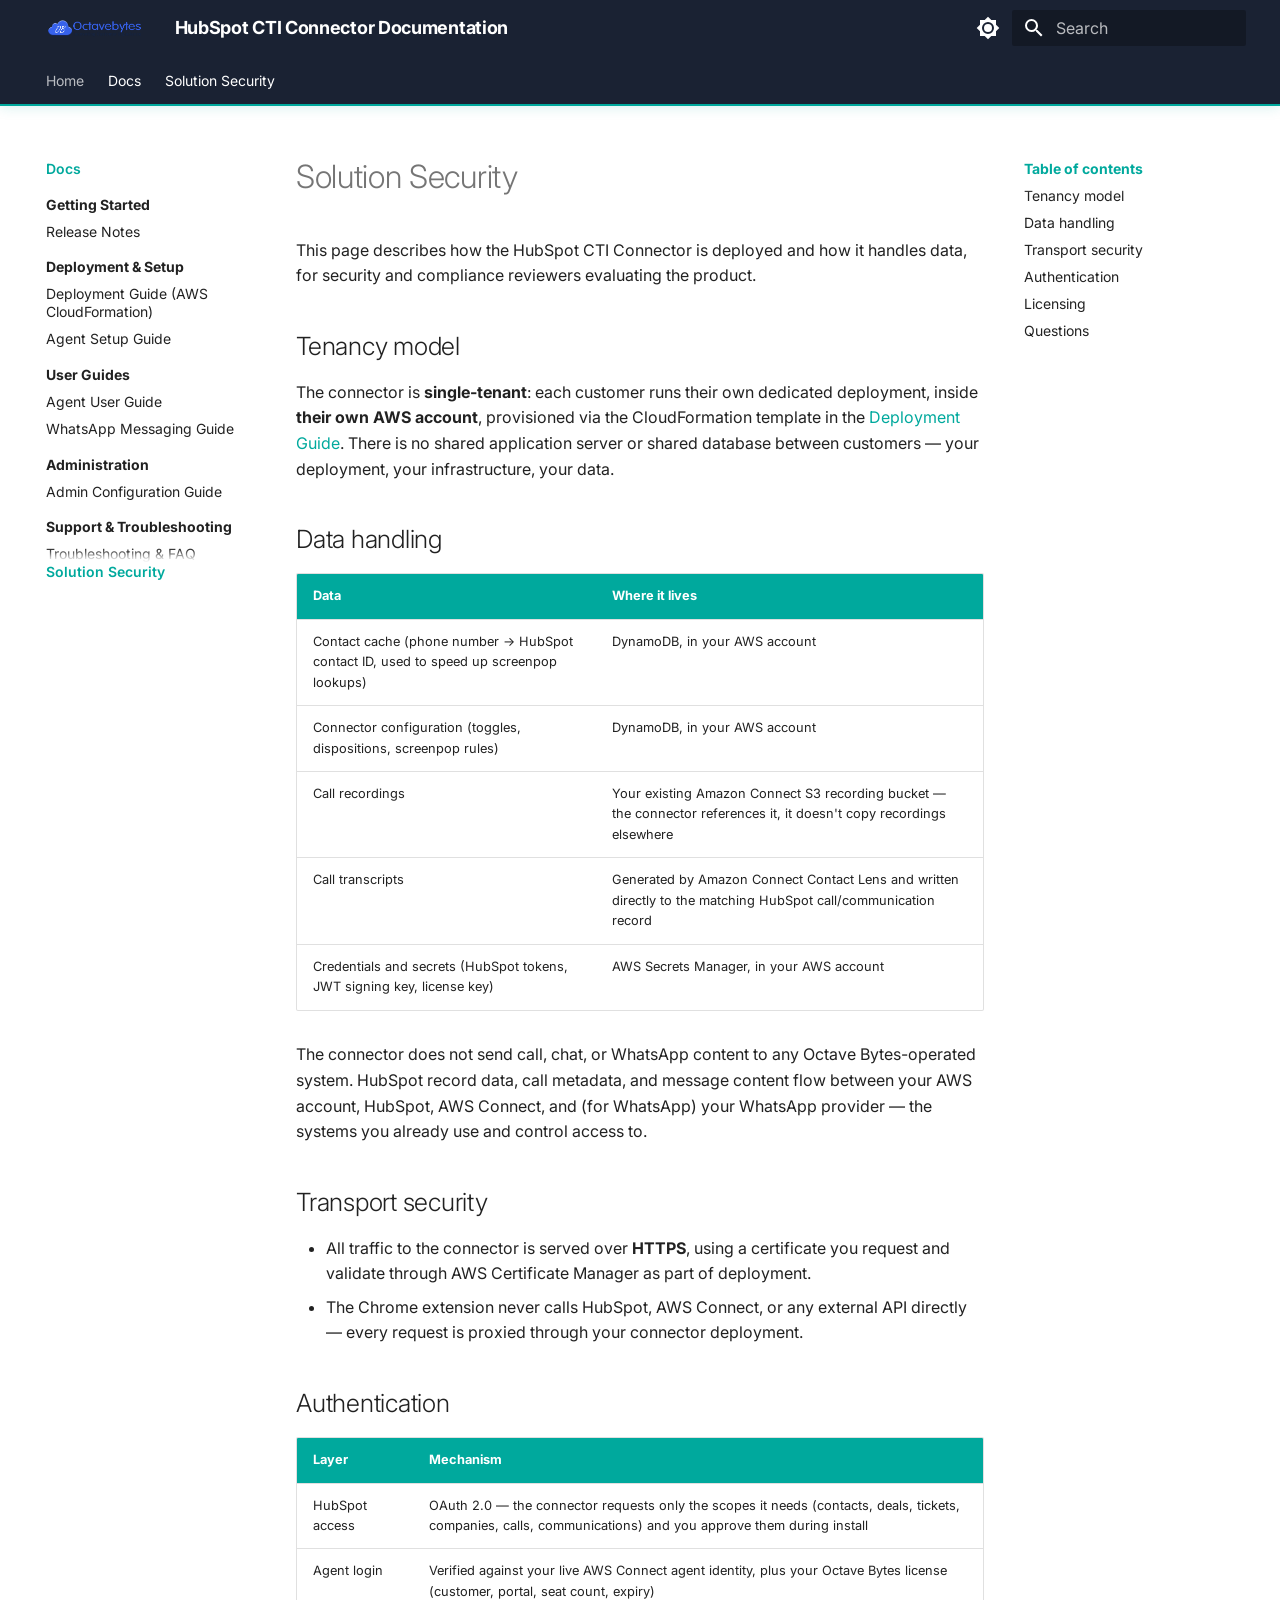
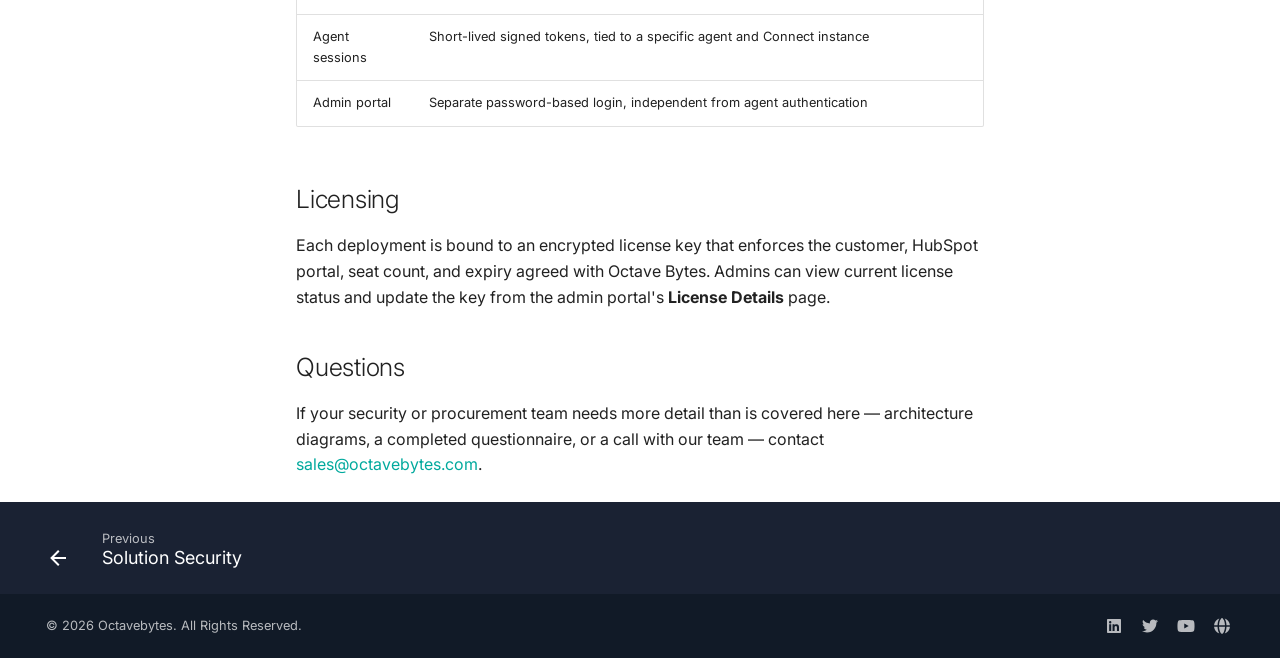
<file: security/index.html>
<!doctype html>
<html lang="en" class="no-js">
  <head>
    
      <meta charset="utf-8">
      <meta name="viewport" content="width=device-width,initial-scale=1">
      
        <meta name="description" content="AWS Connect + HubSpot CRM integration by Octavebytes">
      
      
        <meta name="author" content="Octavebytes">
      
      
        <link rel="canonical" href="https://octavebytes.github.io/Hubspot/security/">
      
      
        <link rel="prev" href="./">
      
      
      
        
      
      
      <link rel="icon" href="../assets/logo.png">
      <meta name="generator" content="mkdocs-1.6.1, mkdocs-material-9.7.7">
    
    
      
        <title>Solution Security - HubSpot CTI Connector Documentation</title>
      
    
    
      <link rel="stylesheet" href="../assets/stylesheets/main.ec1eaa64.min.css">
      
        
        <link rel="stylesheet" href="../assets/stylesheets/palette.ab4e12ef.min.css">
      
      


    
    
      
    
    
      
        
        
        <link rel="preconnect" href="https://fonts.gstatic.com" crossorigin>
        <link rel="stylesheet" href="https://fonts.googleapis.com/css?family=Inter:300,300i,400,400i,700,700i%7CJetBrains+Mono:400,400i,700,700i&display=fallback">
        <style>:root{--md-text-font:"Inter";--md-code-font:"JetBrains Mono"}</style>
      
    
    
      <link rel="stylesheet" href="../assets/stylesheets/extra.css">
    
    <script>__md_scope=new URL("..",location),__md_hash=e=>[...e].reduce(((e,_)=>(e<<5)-e+_.charCodeAt(0)),0),__md_get=(e,_=localStorage,t=__md_scope)=>JSON.parse(_.getItem(t.pathname+"."+e)),__md_set=(e,_,t=localStorage,a=__md_scope)=>{try{t.setItem(a.pathname+"."+e,JSON.stringify(_))}catch(e){}}</script>
    
      

    
    
  </head>
  
  
    
    
      
    
    
    
    
    <body dir="ltr" data-md-color-scheme="default" data-md-color-primary="custom" data-md-color-accent="custom">
  
    
    <input class="md-toggle" data-md-toggle="drawer" type="checkbox" id="__drawer" autocomplete="off">
    <input class="md-toggle" data-md-toggle="search" type="checkbox" id="__search" autocomplete="off">
    <label class="md-overlay" for="__drawer"></label>
    <div data-md-component="skip">
      
        
        <a href="#solution-security" class="md-skip">
          Skip to content
        </a>
      
    </div>
    <div data-md-component="announce">
      
    </div>
    
    
      

  

<header class="md-header md-header--shadow md-header--lifted" data-md-component="header">
  <nav class="md-header__inner md-grid" aria-label="Header">
    <a href=".." title="HubSpot CTI Connector Documentation" class="md-header__button md-logo" aria-label="HubSpot CTI Connector Documentation" data-md-component="logo">
      
  <img src="../assets/logo.png" alt="logo">

    </a>
    <label class="md-header__button md-icon" for="__drawer">
      
      <svg xmlns="http://www.w3.org/2000/svg" viewBox="0 0 24 24"><path d="M3 6h18v2H3zm0 5h18v2H3zm0 5h18v2H3z"/></svg>
    </label>
    <div class="md-header__title" data-md-component="header-title">
      <div class="md-header__ellipsis">
        <div class="md-header__topic">
          <span class="md-ellipsis">
            HubSpot CTI Connector Documentation
          </span>
        </div>
        <div class="md-header__topic" data-md-component="header-topic">
          <span class="md-ellipsis">
            
              Solution Security
            
          </span>
        </div>
      </div>
    </div>
    
      
        <form class="md-header__option" data-md-component="palette">
  
    
    
    
    <input class="md-option" data-md-color-media="" data-md-color-scheme="default" data-md-color-primary="custom" data-md-color-accent="custom"  aria-label="Switch to dark mode"  type="radio" name="__palette" id="__palette_0">
    
      <label class="md-header__button md-icon" title="Switch to dark mode" for="__palette_1" hidden>
        <svg xmlns="http://www.w3.org/2000/svg" viewBox="0 0 24 24"><path d="M12 8a4 4 0 0 0-4 4 4 4 0 0 0 4 4 4 4 0 0 0 4-4 4 4 0 0 0-4-4m0 10a6 6 0 0 1-6-6 6 6 0 0 1 6-6 6 6 0 0 1 6 6 6 6 0 0 1-6 6m8-9.31V4h-4.69L12 .69 8.69 4H4v4.69L.69 12 4 15.31V20h4.69L12 23.31 15.31 20H20v-4.69L23.31 12z"/></svg>
      </label>
    
  
    
    
    
    <input class="md-option" data-md-color-media="" data-md-color-scheme="slate" data-md-color-primary="custom" data-md-color-accent="custom"  aria-label="Switch to light mode"  type="radio" name="__palette" id="__palette_1">
    
      <label class="md-header__button md-icon" title="Switch to light mode" for="__palette_0" hidden>
        <svg xmlns="http://www.w3.org/2000/svg" viewBox="0 0 24 24"><path d="M12 18c-.89 0-1.74-.2-2.5-.55C11.56 16.5 13 14.42 13 12s-1.44-4.5-3.5-5.45C10.26 6.2 11.11 6 12 6a6 6 0 0 1 6 6 6 6 0 0 1-6 6m8-9.31V4h-4.69L12 .69 8.69 4H4v4.69L.69 12 4 15.31V20h4.69L12 23.31 15.31 20H20v-4.69L23.31 12z"/></svg>
      </label>
    
  
</form>
      
    
    
      <script>var palette=__md_get("__palette");if(palette&&palette.color){if("(prefers-color-scheme)"===palette.color.media){var media=matchMedia("(prefers-color-scheme: light)"),input=document.querySelector(media.matches?"[data-md-color-media='(prefers-color-scheme: light)']":"[data-md-color-media='(prefers-color-scheme: dark)']");palette.color.media=input.getAttribute("data-md-color-media"),palette.color.scheme=input.getAttribute("data-md-color-scheme"),palette.color.primary=input.getAttribute("data-md-color-primary"),palette.color.accent=input.getAttribute("data-md-color-accent")}for(var[key,value]of Object.entries(palette.color))document.body.setAttribute("data-md-color-"+key,value)}</script>
    
    
    
      
      
        <label class="md-header__button md-icon" for="__search">
          
          <svg xmlns="http://www.w3.org/2000/svg" viewBox="0 0 24 24"><path d="M9.5 3A6.5 6.5 0 0 1 16 9.5c0 1.61-.59 3.09-1.56 4.23l.27.27h.79l5 5-1.5 1.5-5-5v-.79l-.27-.27A6.52 6.52 0 0 1 9.5 16 6.5 6.5 0 0 1 3 9.5 6.5 6.5 0 0 1 9.5 3m0 2C7 5 5 7 5 9.5S7 14 9.5 14 14 12 14 9.5 12 5 9.5 5"/></svg>
        </label>
        <div class="md-search" data-md-component="search" role="dialog">
  <label class="md-search__overlay" for="__search"></label>
  <div class="md-search__inner" role="search">
    <form class="md-search__form" name="search">
      <input type="text" class="md-search__input" name="query" aria-label="Search" placeholder="Search" autocapitalize="off" autocorrect="off" autocomplete="off" spellcheck="false" data-md-component="search-query" required>
      <label class="md-search__icon md-icon" for="__search">
        
        <svg xmlns="http://www.w3.org/2000/svg" viewBox="0 0 24 24"><path d="M9.5 3A6.5 6.5 0 0 1 16 9.5c0 1.61-.59 3.09-1.56 4.23l.27.27h.79l5 5-1.5 1.5-5-5v-.79l-.27-.27A6.52 6.52 0 0 1 9.5 16 6.5 6.5 0 0 1 3 9.5 6.5 6.5 0 0 1 9.5 3m0 2C7 5 5 7 5 9.5S7 14 9.5 14 14 12 14 9.5 12 5 9.5 5"/></svg>
        
        <svg xmlns="http://www.w3.org/2000/svg" viewBox="0 0 24 24"><path d="M20 11v2H8l5.5 5.5-1.42 1.42L4.16 12l7.92-7.92L13.5 5.5 8 11z"/></svg>
      </label>
      <nav class="md-search__options" aria-label="Search">
        
          <a href="javascript:void(0)" class="md-search__icon md-icon" title="Share" aria-label="Share" data-clipboard data-clipboard-text="" data-md-component="search-share" tabindex="-1">
            
            <svg xmlns="http://www.w3.org/2000/svg" viewBox="0 0 24 24"><path d="M18 16.08c-.76 0-1.44.3-1.96.77L8.91 12.7c.05-.23.09-.46.09-.7s-.04-.47-.09-.7l7.05-4.11c.54.5 1.25.81 2.04.81a3 3 0 0 0 3-3 3 3 0 0 0-3-3 3 3 0 0 0-3 3c0 .24.04.47.09.7L8.04 9.81C7.5 9.31 6.79 9 6 9a3 3 0 0 0-3 3 3 3 0 0 0 3 3c.79 0 1.5-.31 2.04-.81l7.12 4.15c-.05.21-.08.43-.08.66 0 1.61 1.31 2.91 2.92 2.91s2.92-1.3 2.92-2.91A2.92 2.92 0 0 0 18 16.08"/></svg>
          </a>
        
        <button type="reset" class="md-search__icon md-icon" title="Clear" aria-label="Clear" tabindex="-1">
          
          <svg xmlns="http://www.w3.org/2000/svg" viewBox="0 0 24 24"><path d="M19 6.41 17.59 5 12 10.59 6.41 5 5 6.41 10.59 12 5 17.59 6.41 19 12 13.41 17.59 19 19 17.59 13.41 12z"/></svg>
        </button>
      </nav>
      
        <div class="md-search__suggest" data-md-component="search-suggest"></div>
      
    </form>
    <div class="md-search__output">
      <div class="md-search__scrollwrap" tabindex="0" data-md-scrollfix>
        <div class="md-search-result" data-md-component="search-result">
          <div class="md-search-result__meta">
            Initializing search
          </div>
          <ol class="md-search-result__list" role="presentation"></ol>
        </div>
      </div>
    </div>
  </div>
</div>
      
    
    
  </nav>
  
    
      
<nav class="md-tabs" aria-label="Tabs" data-md-component="tabs">
  <div class="md-grid">
    <ul class="md-tabs__list">
      
        
  
  
  
  
    <li class="md-tabs__item">
      <a href=".." class="md-tabs__link">
        
  
  
    
  
  Home

      </a>
    </li>
  

      
        
  
  
  
    
  
  
    
    
      
  
  
  
    
  
  
    
    
      <li class="md-tabs__item md-tabs__item--active">
        <a href="../getting-started/" class="md-tabs__link">
          
  
  
    
  
  Docs

        </a>
      </li>
    
  

    
  

      
        
  
  
  
    
  
  
    <li class="md-tabs__item md-tabs__item--active">
      <a href="./" class="md-tabs__link">
        
  
  
    
  
  Solution Security

      </a>
    </li>
  

      
    </ul>
  </div>
</nav>
    
  
</header>
    
    <div class="md-container" data-md-component="container">
      
      
        
      
      <main class="md-main" data-md-component="main">
        <div class="md-main__inner md-grid">
          
            
              
              <div class="md-sidebar md-sidebar--primary" data-md-component="sidebar" data-md-type="navigation" >
                <div class="md-sidebar__scrollwrap">
                  <div class="md-sidebar__inner">
                    


  


<nav class="md-nav md-nav--primary md-nav--lifted" aria-label="Navigation" data-md-level="0">
  <label class="md-nav__title" for="__drawer">
    <a href=".." title="HubSpot CTI Connector Documentation" class="md-nav__button md-logo" aria-label="HubSpot CTI Connector Documentation" data-md-component="logo">
      
  <img src="../assets/logo.png" alt="logo">

    </a>
    HubSpot CTI Connector Documentation
  </label>
  
  <ul class="md-nav__list" data-md-scrollfix>
    
      
      
  
  
  
  
    <li class="md-nav__item">
      <a href=".." class="md-nav__link">
        
  
  
  <span class="md-ellipsis">
    
  
    Home
  

    
  </span>
  
  

      </a>
    </li>
  

    
      
      
  
  
    
  
  
  
    
    
      
        
      
        
      
        
      
        
      
        
      
        
          
        
      
    
    
    
      
        
        
      
      
        
      
    
    
    <li class="md-nav__item md-nav__item--active md-nav__item--section md-nav__item--nested">
      
        
        
        <input class="md-nav__toggle md-toggle " type="checkbox" id="__nav_2" checked>
        
          
          <div class="md-nav__link md-nav__container">
            <a href="./" class="md-nav__link md-nav__link--active">
              
  
  
  <span class="md-ellipsis">
    
  
    Docs
  

    
  </span>
  
  

            </a>
            
              
              <label class="md-nav__link md-nav__link--active" for="__nav_2" id="__nav_2_label" tabindex="">
                <span class="md-nav__icon md-icon"></span>
              </label>
            
          </div>
        
        <nav class="md-nav" data-md-level="1" aria-labelledby="__nav_2_label" aria-expanded="true">
          <label class="md-nav__title" for="__nav_2">
            <span class="md-nav__icon md-icon"></span>
            
  
    Docs
  

          </label>
          <ul class="md-nav__list" data-md-scrollfix>
            
              
                
  
  
  
  
    
    
      
        
          
        
      
        
      
    
    
    
      
      
        
          
          
        
      
    
    
    <li class="md-nav__item md-nav__item--section md-nav__item--nested">
      
        
        
          
        
        <input class="md-nav__toggle md-toggle md-toggle--indeterminate" type="checkbox" id="__nav_2_1" >
        
          
          <div class="md-nav__link md-nav__container">
            <a href="../getting-started/" class="md-nav__link ">
              
  
  
  <span class="md-ellipsis">
    
  
    Getting Started
  

    
  </span>
  
  

            </a>
            
              
              <label class="md-nav__link " for="__nav_2_1" id="__nav_2_1_label" tabindex="">
                <span class="md-nav__icon md-icon"></span>
              </label>
            
          </div>
        
        <nav class="md-nav" data-md-level="2" aria-labelledby="__nav_2_1_label" aria-expanded="false">
          <label class="md-nav__title" for="__nav_2_1">
            <span class="md-nav__icon md-icon"></span>
            
  
    Getting Started
  

          </label>
          <ul class="md-nav__list" data-md-scrollfix>
            
              
            
              
                
  
  
  
  
    <li class="md-nav__item">
      <a href="../getting-started/release-notes/" class="md-nav__link">
        
  
  
  <span class="md-ellipsis">
    
  
    Release Notes
  

    
  </span>
  
  

      </a>
    </li>
  

              
            
          </ul>
        </nav>
      
    </li>
  

              
            
              
                
  
  
  
  
    
    
      
        
          
        
      
        
      
        
      
    
    
    
      
      
        
          
          
        
      
    
    
    <li class="md-nav__item md-nav__item--section md-nav__item--nested">
      
        
        
          
        
        <input class="md-nav__toggle md-toggle md-toggle--indeterminate" type="checkbox" id="__nav_2_2" >
        
          
          <div class="md-nav__link md-nav__container">
            <a href="../deployment/" class="md-nav__link ">
              
  
  
  <span class="md-ellipsis">
    
  
    Deployment & Setup
  

    
  </span>
  
  

            </a>
            
              
              <label class="md-nav__link " for="__nav_2_2" id="__nav_2_2_label" tabindex="">
                <span class="md-nav__icon md-icon"></span>
              </label>
            
          </div>
        
        <nav class="md-nav" data-md-level="2" aria-labelledby="__nav_2_2_label" aria-expanded="false">
          <label class="md-nav__title" for="__nav_2_2">
            <span class="md-nav__icon md-icon"></span>
            
  
    Deployment & Setup
  

          </label>
          <ul class="md-nav__list" data-md-scrollfix>
            
              
            
              
                
  
  
  
  
    <li class="md-nav__item">
      <a href="../deployment/deployment-guide/" class="md-nav__link">
        
  
  
  <span class="md-ellipsis">
    
  
    Deployment Guide (AWS CloudFormation)
  

    
  </span>
  
  

      </a>
    </li>
  

              
            
              
                
  
  
  
  
    <li class="md-nav__item">
      <a href="../deployment/agent-setup/" class="md-nav__link">
        
  
  
  <span class="md-ellipsis">
    
  
    Agent Setup Guide
  

    
  </span>
  
  

      </a>
    </li>
  

              
            
          </ul>
        </nav>
      
    </li>
  

              
            
              
                
  
  
  
  
    
    
      
        
          
        
      
        
      
        
      
    
    
    
      
      
        
          
          
        
      
    
    
    <li class="md-nav__item md-nav__item--section md-nav__item--nested">
      
        
        
          
        
        <input class="md-nav__toggle md-toggle md-toggle--indeterminate" type="checkbox" id="__nav_2_3" >
        
          
          <div class="md-nav__link md-nav__container">
            <a href="../user-guides/" class="md-nav__link ">
              
  
  
  <span class="md-ellipsis">
    
  
    User Guides
  

    
  </span>
  
  

            </a>
            
              
              <label class="md-nav__link " for="__nav_2_3" id="__nav_2_3_label" tabindex="">
                <span class="md-nav__icon md-icon"></span>
              </label>
            
          </div>
        
        <nav class="md-nav" data-md-level="2" aria-labelledby="__nav_2_3_label" aria-expanded="false">
          <label class="md-nav__title" for="__nav_2_3">
            <span class="md-nav__icon md-icon"></span>
            
  
    User Guides
  

          </label>
          <ul class="md-nav__list" data-md-scrollfix>
            
              
            
              
                
  
  
  
  
    <li class="md-nav__item">
      <a href="../user-guides/agent-guide/" class="md-nav__link">
        
  
  
  <span class="md-ellipsis">
    
  
    Agent User Guide
  

    
  </span>
  
  

      </a>
    </li>
  

              
            
              
                
  
  
  
  
    <li class="md-nav__item">
      <a href="../user-guides/whatsapp-messaging/" class="md-nav__link">
        
  
  
  <span class="md-ellipsis">
    
  
    WhatsApp Messaging Guide
  

    
  </span>
  
  

      </a>
    </li>
  

              
            
          </ul>
        </nav>
      
    </li>
  

              
            
              
                
  
  
  
  
    
    
      
        
          
        
      
        
      
    
    
    
      
      
        
          
          
        
      
    
    
    <li class="md-nav__item md-nav__item--section md-nav__item--nested">
      
        
        
          
        
        <input class="md-nav__toggle md-toggle md-toggle--indeterminate" type="checkbox" id="__nav_2_4" >
        
          
          <div class="md-nav__link md-nav__container">
            <a href="../admin/" class="md-nav__link ">
              
  
  
  <span class="md-ellipsis">
    
  
    Administration
  

    
  </span>
  
  

            </a>
            
              
              <label class="md-nav__link " for="__nav_2_4" id="__nav_2_4_label" tabindex="">
                <span class="md-nav__icon md-icon"></span>
              </label>
            
          </div>
        
        <nav class="md-nav" data-md-level="2" aria-labelledby="__nav_2_4_label" aria-expanded="false">
          <label class="md-nav__title" for="__nav_2_4">
            <span class="md-nav__icon md-icon"></span>
            
  
    Administration
  

          </label>
          <ul class="md-nav__list" data-md-scrollfix>
            
              
            
              
                
  
  
  
  
    <li class="md-nav__item">
      <a href="../admin/configuration-guide/" class="md-nav__link">
        
  
  
  <span class="md-ellipsis">
    
  
    Admin Configuration Guide
  

    
  </span>
  
  

      </a>
    </li>
  

              
            
          </ul>
        </nav>
      
    </li>
  

              
            
              
                
  
  
  
  
    
    
      
        
          
        
      
        
      
    
    
    
      
      
        
          
          
        
      
    
    
    <li class="md-nav__item md-nav__item--section md-nav__item--nested">
      
        
        
          
        
        <input class="md-nav__toggle md-toggle md-toggle--indeterminate" type="checkbox" id="__nav_2_5" >
        
          
          <div class="md-nav__link md-nav__container">
            <a href="../support/" class="md-nav__link ">
              
  
  
  <span class="md-ellipsis">
    
  
    Support & Troubleshooting
  

    
  </span>
  
  

            </a>
            
              
              <label class="md-nav__link " for="__nav_2_5" id="__nav_2_5_label" tabindex="">
                <span class="md-nav__icon md-icon"></span>
              </label>
            
          </div>
        
        <nav class="md-nav" data-md-level="2" aria-labelledby="__nav_2_5_label" aria-expanded="false">
          <label class="md-nav__title" for="__nav_2_5">
            <span class="md-nav__icon md-icon"></span>
            
  
    Support & Troubleshooting
  

          </label>
          <ul class="md-nav__list" data-md-scrollfix>
            
              
            
              
                
  
  
  
  
    <li class="md-nav__item">
      <a href="../support/troubleshooting/" class="md-nav__link">
        
  
  
  <span class="md-ellipsis">
    
  
    Troubleshooting & FAQ
  

    
  </span>
  
  

      </a>
    </li>
  

              
            
          </ul>
        </nav>
      
    </li>
  

              
            
              
            
          </ul>
        </nav>
      
    </li>
  

    
      
      
  
  
    
  
  
  
    <li class="md-nav__item md-nav__item--active">
      
      <input class="md-nav__toggle md-toggle" type="checkbox" id="__toc">
      
      
        
      
      
        <label class="md-nav__link md-nav__link--active" for="__toc">
          
  
  
  <span class="md-ellipsis">
    
  
    Solution Security
  

    
  </span>
  
  

          <span class="md-nav__icon md-icon"></span>
        </label>
      
      <a href="./" class="md-nav__link md-nav__link--active">
        
  
  
  <span class="md-ellipsis">
    
  
    Solution Security
  

    
  </span>
  
  

      </a>
      
        

<nav class="md-nav md-nav--secondary" aria-label="Table of contents">
  
  
  
    
  
  
    <label class="md-nav__title" for="__toc">
      <span class="md-nav__icon md-icon"></span>
      Table of contents
    </label>
    <ul class="md-nav__list" data-md-component="toc" data-md-scrollfix>
      
        <li class="md-nav__item">
  <a href="#tenancy-model" class="md-nav__link">
    <span class="md-ellipsis">
      
        Tenancy model
      
    </span>
  </a>
  
</li>
      
        <li class="md-nav__item">
  <a href="#data-handling" class="md-nav__link">
    <span class="md-ellipsis">
      
        Data handling
      
    </span>
  </a>
  
</li>
      
        <li class="md-nav__item">
  <a href="#transport-security" class="md-nav__link">
    <span class="md-ellipsis">
      
        Transport security
      
    </span>
  </a>
  
</li>
      
        <li class="md-nav__item">
  <a href="#authentication" class="md-nav__link">
    <span class="md-ellipsis">
      
        Authentication
      
    </span>
  </a>
  
</li>
      
        <li class="md-nav__item">
  <a href="#licensing" class="md-nav__link">
    <span class="md-ellipsis">
      
        Licensing
      
    </span>
  </a>
  
</li>
      
        <li class="md-nav__item">
  <a href="#questions" class="md-nav__link">
    <span class="md-ellipsis">
      
        Questions
      
    </span>
  </a>
  
</li>
      
    </ul>
  
</nav>
      
    </li>
  

    
  </ul>
</nav>
                  </div>
                </div>
              </div>
            
            
              
              <div class="md-sidebar md-sidebar--secondary" data-md-component="sidebar" data-md-type="toc" >
                <div class="md-sidebar__scrollwrap">
                  <div class="md-sidebar__inner">
                    

<nav class="md-nav md-nav--secondary" aria-label="Table of contents">
  
  
  
    
  
  
    <label class="md-nav__title" for="__toc">
      <span class="md-nav__icon md-icon"></span>
      Table of contents
    </label>
    <ul class="md-nav__list" data-md-component="toc" data-md-scrollfix>
      
        <li class="md-nav__item">
  <a href="#tenancy-model" class="md-nav__link">
    <span class="md-ellipsis">
      
        Tenancy model
      
    </span>
  </a>
  
</li>
      
        <li class="md-nav__item">
  <a href="#data-handling" class="md-nav__link">
    <span class="md-ellipsis">
      
        Data handling
      
    </span>
  </a>
  
</li>
      
        <li class="md-nav__item">
  <a href="#transport-security" class="md-nav__link">
    <span class="md-ellipsis">
      
        Transport security
      
    </span>
  </a>
  
</li>
      
        <li class="md-nav__item">
  <a href="#authentication" class="md-nav__link">
    <span class="md-ellipsis">
      
        Authentication
      
    </span>
  </a>
  
</li>
      
        <li class="md-nav__item">
  <a href="#licensing" class="md-nav__link">
    <span class="md-ellipsis">
      
        Licensing
      
    </span>
  </a>
  
</li>
      
        <li class="md-nav__item">
  <a href="#questions" class="md-nav__link">
    <span class="md-ellipsis">
      
        Questions
      
    </span>
  </a>
  
</li>
      
    </ul>
  
</nav>
                  </div>
                </div>
              </div>
            
          
          
            <div class="md-content" data-md-component="content">
              
              <article class="md-content__inner md-typeset">
                
                  



<h1 id="solution-security">Solution Security<a class="headerlink" href="#solution-security" title="Permanent link">&para;</a></h1>
<p>This page describes how the HubSpot CTI Connector is deployed and how it handles data, for security and compliance reviewers evaluating the product.</p>
<h2 id="tenancy-model">Tenancy model<a class="headerlink" href="#tenancy-model" title="Permanent link">&para;</a></h2>
<p>The connector is <strong>single-tenant</strong>: each customer runs their own dedicated deployment, inside <strong>their own AWS account</strong>, provisioned via the CloudFormation template in the <a href="../deployment/deployment-guide/">Deployment Guide</a>. There is no shared application server or shared database between customers — your deployment, your infrastructure, your data.</p>
<h2 id="data-handling">Data handling<a class="headerlink" href="#data-handling" title="Permanent link">&para;</a></h2>
<table>
<thead>
<tr>
<th>Data</th>
<th>Where it lives</th>
</tr>
</thead>
<tbody>
<tr>
<td>Contact cache (phone number → HubSpot contact ID, used to speed up screenpop lookups)</td>
<td>DynamoDB, in your AWS account</td>
</tr>
<tr>
<td>Connector configuration (toggles, dispositions, screenpop rules)</td>
<td>DynamoDB, in your AWS account</td>
</tr>
<tr>
<td>Call recordings</td>
<td>Your existing Amazon Connect S3 recording bucket — the connector references it, it doesn't copy recordings elsewhere</td>
</tr>
<tr>
<td>Call transcripts</td>
<td>Generated by Amazon Connect Contact Lens and written directly to the matching HubSpot call/communication record</td>
</tr>
<tr>
<td>Credentials and secrets (HubSpot tokens, JWT signing key, license key)</td>
<td>AWS Secrets Manager, in your AWS account</td>
</tr>
</tbody>
</table>
<p>The connector does not send call, chat, or WhatsApp content to any Octave Bytes-operated system. HubSpot record data, call metadata, and message content flow between your AWS account, HubSpot, AWS Connect, and (for WhatsApp) your WhatsApp provider — the systems you already use and control access to.</p>
<h2 id="transport-security">Transport security<a class="headerlink" href="#transport-security" title="Permanent link">&para;</a></h2>
<ul>
<li>All traffic to the connector is served over <strong>HTTPS</strong>, using a certificate you request and validate through AWS Certificate Manager as part of deployment.</li>
<li>The Chrome extension never calls HubSpot, AWS Connect, or any external API directly — every request is proxied through your connector deployment.</li>
</ul>
<h2 id="authentication">Authentication<a class="headerlink" href="#authentication" title="Permanent link">&para;</a></h2>
<table>
<thead>
<tr>
<th>Layer</th>
<th>Mechanism</th>
</tr>
</thead>
<tbody>
<tr>
<td>HubSpot access</td>
<td>OAuth 2.0 — the connector requests only the scopes it needs (contacts, deals, tickets, companies, calls, communications) and you approve them during install</td>
</tr>
<tr>
<td>Agent login</td>
<td>Verified against your live AWS Connect agent identity, plus your Octave Bytes license (customer, portal, seat count, expiry)</td>
</tr>
<tr>
<td>Agent sessions</td>
<td>Short-lived signed tokens, tied to a specific agent and Connect instance</td>
</tr>
<tr>
<td>Admin portal</td>
<td>Separate password-based login, independent from agent authentication</td>
</tr>
</tbody>
</table>
<h2 id="licensing">Licensing<a class="headerlink" href="#licensing" title="Permanent link">&para;</a></h2>
<p>Each deployment is bound to an encrypted license key that enforces the customer, HubSpot portal, seat count, and expiry agreed with Octave Bytes. Admins can view current license status and update the key from the admin portal's <strong>License Details</strong> page.</p>
<h2 id="questions">Questions<a class="headerlink" href="#questions" title="Permanent link">&para;</a></h2>
<p>If your security or procurement team needs more detail than is covered here — architecture diagrams, a completed questionnaire, or a call with our team — contact <a href="mailto:sales@octavebytes.com">sales@octavebytes.com</a>.</p>












                
              </article>
            </div>
          
          
<script>var target=document.getElementById(location.hash.slice(1));target&&target.name&&(target.checked=target.name.startsWith("__tabbed_"))</script>
        </div>
        
          <button type="button" class="md-top md-icon" data-md-component="top" hidden>
  
  <svg xmlns="http://www.w3.org/2000/svg" viewBox="0 0 24 24"><path d="M13 20h-2V8l-5.5 5.5-1.42-1.42L12 4.16l7.92 7.92-1.42 1.42L13 8z"/></svg>
  Back to top
</button>
        
      </main>
      
        <footer class="md-footer">
  
    
      
      <nav class="md-footer__inner md-grid" aria-label="Footer" >
        
          
          <a href="./" class="md-footer__link md-footer__link--prev" aria-label="Previous: Solution Security">
            <div class="md-footer__button md-icon">
              
              <svg xmlns="http://www.w3.org/2000/svg" viewBox="0 0 24 24"><path d="M20 11v2H8l5.5 5.5-1.42 1.42L4.16 12l7.92-7.92L13.5 5.5 8 11z"/></svg>
            </div>
            <div class="md-footer__title">
              <span class="md-footer__direction">
                Previous
              </span>
              <div class="md-ellipsis">
                Solution Security
              </div>
            </div>
          </a>
        
        
      </nav>
    
  
  <div class="md-footer-meta md-typeset">
    <div class="md-footer-meta__inner md-grid">
      <div class="md-copyright">
  
    <div class="md-copyright__highlight">
      © 2026 Octavebytes. All Rights Reserved.
    </div>
  
  
</div>
      
        
<div class="md-social">
  
    
    
    
    
      
      
    
    <a href="https://www.linkedin.com/company/octavebytes/" target="_blank" rel="noopener" title="www.linkedin.com" class="md-social__link">
      <svg xmlns="http://www.w3.org/2000/svg" viewBox="0 0 448 512"><!--! Font Awesome Free 7.1.0 by @fontawesome - https://fontawesome.com License - https://fontawesome.com/license/free (Icons: CC BY 4.0, Fonts: SIL OFL 1.1, Code: MIT License) Copyright 2025 Fonticons, Inc.--><path d="M416 32H31.9C14.3 32 0 46.5 0 64.3v383.4C0 465.5 14.3 480 31.9 480H416c17.6 0 32-14.5 32-32.3V64.3c0-17.8-14.4-32.3-32-32.3M135.4 416H69V202.2h66.5V416zM102.2 96a38.5 38.5 0 1 1 0 77 38.5 38.5 0 1 1 0-77m282.1 320h-66.4V312c0-24.8-.5-56.7-34.5-56.7-34.6 0-39.9 27-39.9 54.9V416h-66.4V202.2h63.7v29.2h.9c8.9-16.8 30.6-34.5 62.9-34.5 67.2 0 79.7 44.3 79.7 101.9z"/></svg>
    </a>
  
    
    
    
    
      
      
    
    <a href="https://twitter.com/octavebytes" target="_blank" rel="noopener" title="twitter.com" class="md-social__link">
      <svg xmlns="http://www.w3.org/2000/svg" viewBox="0 0 512 512"><!--! Font Awesome Free 7.1.0 by @fontawesome - https://fontawesome.com License - https://fontawesome.com/license/free (Icons: CC BY 4.0, Fonts: SIL OFL 1.1, Code: MIT License) Copyright 2025 Fonticons, Inc.--><path d="M459.4 151.7c.3 4.5.3 9.1.3 13.6 0 138.7-105.6 298.6-298.6 298.6-59.5 0-114.7-17.2-161.1-47.1 8.4 1 16.6 1.3 25.3 1.3 49.1 0 94.2-16.6 130.3-44.8-46.1-1-84.8-31.2-98.1-72.8 6.5 1 13 1.6 19.8 1.6 9.4 0 18.8-1.3 27.6-3.6-48.1-9.7-84.1-52-84.1-103v-1.3c14 7.8 30.2 12.7 47.4 13.3-28.3-18.8-46.8-51-46.8-87.4 0-19.5 5.2-37.4 14.3-53C87.4 130.8 165 172.4 252.1 176.9c-1.6-7.8-2.6-15.9-2.6-24C249.5 95.1 296.3 48 354.4 48c30.2 0 57.5 12.7 76.7 33.1 23.7-4.5 46.5-13.3 66.6-25.3-7.8 24.4-24.4 44.8-46.1 57.8 21.1-2.3 41.6-8.1 60.4-16.2-14.3 20.8-32.2 39.3-52.6 54.3"/></svg>
    </a>
  
    
    
    
    
      
      
    
    <a href="https://www.youtube.com/channel/UCA0Le6ELahBzAf-I7jOBuRQ" target="_blank" rel="noopener" title="www.youtube.com" class="md-social__link">
      <svg xmlns="http://www.w3.org/2000/svg" viewBox="0 0 576 512"><!--! Font Awesome Free 7.1.0 by @fontawesome - https://fontawesome.com License - https://fontawesome.com/license/free (Icons: CC BY 4.0, Fonts: SIL OFL 1.1, Code: MIT License) Copyright 2025 Fonticons, Inc.--><path d="M549.7 124.1c-6.2-23.7-24.8-42.3-48.3-48.6C458.9 64 288.1 64 288.1 64S117.3 64 74.7 75.5c-23.5 6.3-42 24.9-48.3 48.6C15 167 15 256.4 15 256.4s0 89.4 11.4 132.3c6.3 23.6 24.8 41.5 48.3 47.8C117.3 448 288.1 448 288.1 448s170.8 0 213.4-11.5c23.5-6.3 42-24.2 48.3-47.8 11.4-42.9 11.4-132.3 11.4-132.3s0-89.4-11.4-132.3zM232.2 337.6V175.2l142.7 81.2z"/></svg>
    </a>
  
    
    
    
    
      
      
    
    <a href="https://octavebytes.com" target="_blank" rel="noopener" title="octavebytes.com" class="md-social__link">
      <svg xmlns="http://www.w3.org/2000/svg" viewBox="0 0 512 512"><!--! Font Awesome Free 7.1.0 by @fontawesome - https://fontawesome.com License - https://fontawesome.com/license/free (Icons: CC BY 4.0, Fonts: SIL OFL 1.1, Code: MIT License) Copyright 2025 Fonticons, Inc.--><path d="M351.9 280H161c2.9 64.5 17.2 123.9 37.5 167.4 11.4 24.5 23.7 41.8 35.1 52.4 11.2 10.5 18.9 12.2 22.9 12.2s11.7-1.7 22.9-12.2c11.4-10.6 23.7-28 35.1-52.4 20.3-43.5 34.6-102.9 37.5-167.4zm-191-48h190.9c-2.8-64.5-17.1-123.9-37.4-167.4-11.4-24.4-23.7-41.8-35.1-52.4C268.1 1.7 260.4 0 256.4 0s-11.7 1.7-22.9 12.2c-11.4 10.6-23.7 28-35.1 52.4-20.3 43.5-34.6 102.9-37.5 167.4m-48 0c3.5-85.6 25.6-165.1 57.9-217.3C78.7 47.3 10.9 131.2 1.5 232zM1.5 280c9.4 100.8 77.2 184.7 169.3 217.3-32.3-52.2-54.4-131.7-57.9-217.3zm398.4 0c-3.5 85.6-25.6 165.1-57.9 217.3 92.1-32.7 159.9-116.5 169.3-217.3zm111.4-48C501.9 131.2 434.1 47.3 342 14.7c32.3 52.2 54.4 131.7 57.9 217.3z"/></svg>
    </a>
  
</div>
      
    </div>
  </div>
</footer>
      
    </div>
    <div class="md-dialog" data-md-component="dialog">
      <div class="md-dialog__inner md-typeset"></div>
    </div>
    
    
    
      
      
      <script id="__config" type="application/json">{"annotate": null, "base": "..", "features": ["navigation.tabs", "navigation.tabs.sticky", "navigation.sections", "navigation.expand", "navigation.top", "navigation.footer", "navigation.indexes", "search.highlight", "search.suggest", "search.share", "content.code.copy", "content.code.annotate", "toc.follow"], "search": "../assets/javascripts/workers/search.2c215733.min.js", "tags": null, "translations": {"clipboard.copied": "Copied to clipboard", "clipboard.copy": "Copy to clipboard", "search.result.more.one": "1 more on this page", "search.result.more.other": "# more on this page", "search.result.none": "No matching documents", "search.result.one": "1 matching document", "search.result.other": "# matching documents", "search.result.placeholder": "Type to start searching", "search.result.term.missing": "Missing", "select.version": "Select version"}, "version": null}</script>
    
    
      <script src="../assets/javascripts/bundle.d7400e89.min.js"></script>
      
    
  </body>
</html>
</file>
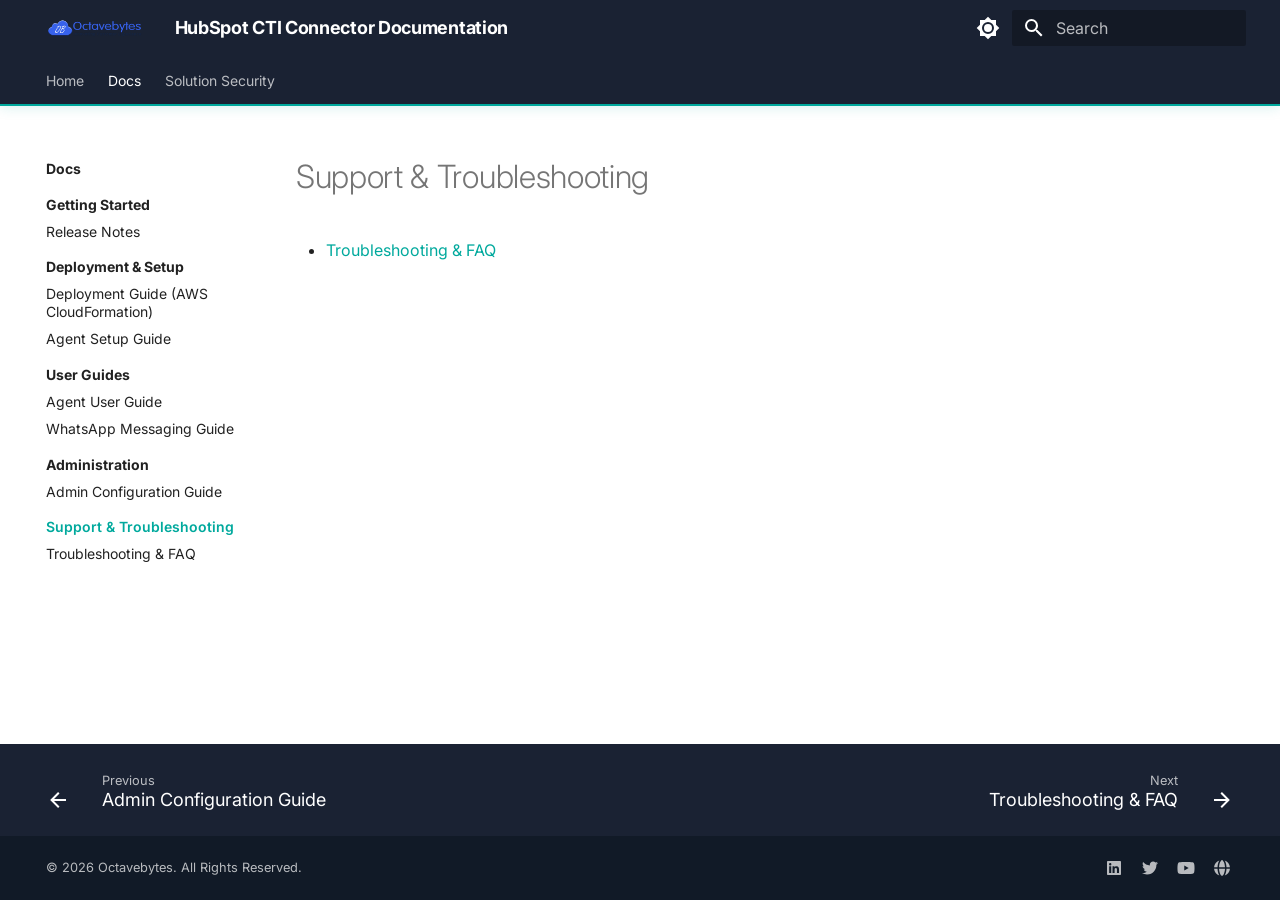
<file: support/index.html>
<!doctype html>
<html lang="en" class="no-js">
  <head>
    
      <meta charset="utf-8">
      <meta name="viewport" content="width=device-width,initial-scale=1">
      
        <meta name="description" content="AWS Connect + HubSpot CRM integration by Octavebytes">
      
      
        <meta name="author" content="Octavebytes">
      
      
        <link rel="canonical" href="https://octavebytes.github.io/Hubspot/support/">
      
      
        <link rel="prev" href="../admin/configuration-guide/">
      
      
        <link rel="next" href="troubleshooting/">
      
      
        
      
      
      <link rel="icon" href="../assets/logo.png">
      <meta name="generator" content="mkdocs-1.6.1, mkdocs-material-9.7.7">
    
    
      
        <title>Support & Troubleshooting - HubSpot CTI Connector Documentation</title>
      
    
    
      <link rel="stylesheet" href="../assets/stylesheets/main.ec1eaa64.min.css">
      
        
        <link rel="stylesheet" href="../assets/stylesheets/palette.ab4e12ef.min.css">
      
      


    
    
      
    
    
      
        
        
        <link rel="preconnect" href="https://fonts.gstatic.com" crossorigin>
        <link rel="stylesheet" href="https://fonts.googleapis.com/css?family=Inter:300,300i,400,400i,700,700i%7CJetBrains+Mono:400,400i,700,700i&display=fallback">
        <style>:root{--md-text-font:"Inter";--md-code-font:"JetBrains Mono"}</style>
      
    
    
      <link rel="stylesheet" href="../assets/stylesheets/extra.css">
    
    <script>__md_scope=new URL("..",location),__md_hash=e=>[...e].reduce(((e,_)=>(e<<5)-e+_.charCodeAt(0)),0),__md_get=(e,_=localStorage,t=__md_scope)=>JSON.parse(_.getItem(t.pathname+"."+e)),__md_set=(e,_,t=localStorage,a=__md_scope)=>{try{t.setItem(a.pathname+"."+e,JSON.stringify(_))}catch(e){}}</script>
    
      

    
    
  </head>
  
  
    
    
      
    
    
    
    
    <body dir="ltr" data-md-color-scheme="default" data-md-color-primary="custom" data-md-color-accent="custom">
  
    
    <input class="md-toggle" data-md-toggle="drawer" type="checkbox" id="__drawer" autocomplete="off">
    <input class="md-toggle" data-md-toggle="search" type="checkbox" id="__search" autocomplete="off">
    <label class="md-overlay" for="__drawer"></label>
    <div data-md-component="skip">
      
        
        <a href="#support-troubleshooting" class="md-skip">
          Skip to content
        </a>
      
    </div>
    <div data-md-component="announce">
      
    </div>
    
    
      

  

<header class="md-header md-header--shadow md-header--lifted" data-md-component="header">
  <nav class="md-header__inner md-grid" aria-label="Header">
    <a href=".." title="HubSpot CTI Connector Documentation" class="md-header__button md-logo" aria-label="HubSpot CTI Connector Documentation" data-md-component="logo">
      
  <img src="../assets/logo.png" alt="logo">

    </a>
    <label class="md-header__button md-icon" for="__drawer">
      
      <svg xmlns="http://www.w3.org/2000/svg" viewBox="0 0 24 24"><path d="M3 6h18v2H3zm0 5h18v2H3zm0 5h18v2H3z"/></svg>
    </label>
    <div class="md-header__title" data-md-component="header-title">
      <div class="md-header__ellipsis">
        <div class="md-header__topic">
          <span class="md-ellipsis">
            HubSpot CTI Connector Documentation
          </span>
        </div>
        <div class="md-header__topic" data-md-component="header-topic">
          <span class="md-ellipsis">
            
              Support &amp; Troubleshooting
            
          </span>
        </div>
      </div>
    </div>
    
      
        <form class="md-header__option" data-md-component="palette">
  
    
    
    
    <input class="md-option" data-md-color-media="" data-md-color-scheme="default" data-md-color-primary="custom" data-md-color-accent="custom"  aria-label="Switch to dark mode"  type="radio" name="__palette" id="__palette_0">
    
      <label class="md-header__button md-icon" title="Switch to dark mode" for="__palette_1" hidden>
        <svg xmlns="http://www.w3.org/2000/svg" viewBox="0 0 24 24"><path d="M12 8a4 4 0 0 0-4 4 4 4 0 0 0 4 4 4 4 0 0 0 4-4 4 4 0 0 0-4-4m0 10a6 6 0 0 1-6-6 6 6 0 0 1 6-6 6 6 0 0 1 6 6 6 6 0 0 1-6 6m8-9.31V4h-4.69L12 .69 8.69 4H4v4.69L.69 12 4 15.31V20h4.69L12 23.31 15.31 20H20v-4.69L23.31 12z"/></svg>
      </label>
    
  
    
    
    
    <input class="md-option" data-md-color-media="" data-md-color-scheme="slate" data-md-color-primary="custom" data-md-color-accent="custom"  aria-label="Switch to light mode"  type="radio" name="__palette" id="__palette_1">
    
      <label class="md-header__button md-icon" title="Switch to light mode" for="__palette_0" hidden>
        <svg xmlns="http://www.w3.org/2000/svg" viewBox="0 0 24 24"><path d="M12 18c-.89 0-1.74-.2-2.5-.55C11.56 16.5 13 14.42 13 12s-1.44-4.5-3.5-5.45C10.26 6.2 11.11 6 12 6a6 6 0 0 1 6 6 6 6 0 0 1-6 6m8-9.31V4h-4.69L12 .69 8.69 4H4v4.69L.69 12 4 15.31V20h4.69L12 23.31 15.31 20H20v-4.69L23.31 12z"/></svg>
      </label>
    
  
</form>
      
    
    
      <script>var palette=__md_get("__palette");if(palette&&palette.color){if("(prefers-color-scheme)"===palette.color.media){var media=matchMedia("(prefers-color-scheme: light)"),input=document.querySelector(media.matches?"[data-md-color-media='(prefers-color-scheme: light)']":"[data-md-color-media='(prefers-color-scheme: dark)']");palette.color.media=input.getAttribute("data-md-color-media"),palette.color.scheme=input.getAttribute("data-md-color-scheme"),palette.color.primary=input.getAttribute("data-md-color-primary"),palette.color.accent=input.getAttribute("data-md-color-accent")}for(var[key,value]of Object.entries(palette.color))document.body.setAttribute("data-md-color-"+key,value)}</script>
    
    
    
      
      
        <label class="md-header__button md-icon" for="__search">
          
          <svg xmlns="http://www.w3.org/2000/svg" viewBox="0 0 24 24"><path d="M9.5 3A6.5 6.5 0 0 1 16 9.5c0 1.61-.59 3.09-1.56 4.23l.27.27h.79l5 5-1.5 1.5-5-5v-.79l-.27-.27A6.52 6.52 0 0 1 9.5 16 6.5 6.5 0 0 1 3 9.5 6.5 6.5 0 0 1 9.5 3m0 2C7 5 5 7 5 9.5S7 14 9.5 14 14 12 14 9.5 12 5 9.5 5"/></svg>
        </label>
        <div class="md-search" data-md-component="search" role="dialog">
  <label class="md-search__overlay" for="__search"></label>
  <div class="md-search__inner" role="search">
    <form class="md-search__form" name="search">
      <input type="text" class="md-search__input" name="query" aria-label="Search" placeholder="Search" autocapitalize="off" autocorrect="off" autocomplete="off" spellcheck="false" data-md-component="search-query" required>
      <label class="md-search__icon md-icon" for="__search">
        
        <svg xmlns="http://www.w3.org/2000/svg" viewBox="0 0 24 24"><path d="M9.5 3A6.5 6.5 0 0 1 16 9.5c0 1.61-.59 3.09-1.56 4.23l.27.27h.79l5 5-1.5 1.5-5-5v-.79l-.27-.27A6.52 6.52 0 0 1 9.5 16 6.5 6.5 0 0 1 3 9.5 6.5 6.5 0 0 1 9.5 3m0 2C7 5 5 7 5 9.5S7 14 9.5 14 14 12 14 9.5 12 5 9.5 5"/></svg>
        
        <svg xmlns="http://www.w3.org/2000/svg" viewBox="0 0 24 24"><path d="M20 11v2H8l5.5 5.5-1.42 1.42L4.16 12l7.92-7.92L13.5 5.5 8 11z"/></svg>
      </label>
      <nav class="md-search__options" aria-label="Search">
        
          <a href="javascript:void(0)" class="md-search__icon md-icon" title="Share" aria-label="Share" data-clipboard data-clipboard-text="" data-md-component="search-share" tabindex="-1">
            
            <svg xmlns="http://www.w3.org/2000/svg" viewBox="0 0 24 24"><path d="M18 16.08c-.76 0-1.44.3-1.96.77L8.91 12.7c.05-.23.09-.46.09-.7s-.04-.47-.09-.7l7.05-4.11c.54.5 1.25.81 2.04.81a3 3 0 0 0 3-3 3 3 0 0 0-3-3 3 3 0 0 0-3 3c0 .24.04.47.09.7L8.04 9.81C7.5 9.31 6.79 9 6 9a3 3 0 0 0-3 3 3 3 0 0 0 3 3c.79 0 1.5-.31 2.04-.81l7.12 4.15c-.05.21-.08.43-.08.66 0 1.61 1.31 2.91 2.92 2.91s2.92-1.3 2.92-2.91A2.92 2.92 0 0 0 18 16.08"/></svg>
          </a>
        
        <button type="reset" class="md-search__icon md-icon" title="Clear" aria-label="Clear" tabindex="-1">
          
          <svg xmlns="http://www.w3.org/2000/svg" viewBox="0 0 24 24"><path d="M19 6.41 17.59 5 12 10.59 6.41 5 5 6.41 10.59 12 5 17.59 6.41 19 12 13.41 17.59 19 19 17.59 13.41 12z"/></svg>
        </button>
      </nav>
      
        <div class="md-search__suggest" data-md-component="search-suggest"></div>
      
    </form>
    <div class="md-search__output">
      <div class="md-search__scrollwrap" tabindex="0" data-md-scrollfix>
        <div class="md-search-result" data-md-component="search-result">
          <div class="md-search-result__meta">
            Initializing search
          </div>
          <ol class="md-search-result__list" role="presentation"></ol>
        </div>
      </div>
    </div>
  </div>
</div>
      
    
    
  </nav>
  
    
      
<nav class="md-tabs" aria-label="Tabs" data-md-component="tabs">
  <div class="md-grid">
    <ul class="md-tabs__list">
      
        
  
  
  
  
    <li class="md-tabs__item">
      <a href=".." class="md-tabs__link">
        
  
  
    
  
  Home

      </a>
    </li>
  

      
        
  
  
  
    
  
  
    
    
      
  
  
  
    
  
  
    
    
      <li class="md-tabs__item md-tabs__item--active">
        <a href="../getting-started/" class="md-tabs__link">
          
  
  
    
  
  Docs

        </a>
      </li>
    
  

    
  

      
        
  
  
  
  
    <li class="md-tabs__item">
      <a href="../security/" class="md-tabs__link">
        
  
  
    
  
  Solution Security

      </a>
    </li>
  

      
    </ul>
  </div>
</nav>
    
  
</header>
    
    <div class="md-container" data-md-component="container">
      
      
        
      
      <main class="md-main" data-md-component="main">
        <div class="md-main__inner md-grid">
          
            
              
              <div class="md-sidebar md-sidebar--primary" data-md-component="sidebar" data-md-type="navigation" >
                <div class="md-sidebar__scrollwrap">
                  <div class="md-sidebar__inner">
                    


  


<nav class="md-nav md-nav--primary md-nav--lifted" aria-label="Navigation" data-md-level="0">
  <label class="md-nav__title" for="__drawer">
    <a href=".." title="HubSpot CTI Connector Documentation" class="md-nav__button md-logo" aria-label="HubSpot CTI Connector Documentation" data-md-component="logo">
      
  <img src="../assets/logo.png" alt="logo">

    </a>
    HubSpot CTI Connector Documentation
  </label>
  
  <ul class="md-nav__list" data-md-scrollfix>
    
      
      
  
  
  
  
    <li class="md-nav__item">
      <a href=".." class="md-nav__link">
        
  
  
  <span class="md-ellipsis">
    
  
    Home
  

    
  </span>
  
  

      </a>
    </li>
  

    
      
      
  
  
    
  
  
  
    
    
      
        
      
        
      
        
      
        
      
        
      
        
          
        
      
    
    
    
      
        
        
      
      
        
      
    
    
    <li class="md-nav__item md-nav__item--active md-nav__item--section md-nav__item--nested">
      
        
        
        <input class="md-nav__toggle md-toggle " type="checkbox" id="__nav_2" checked>
        
          
          <div class="md-nav__link md-nav__container">
            <a href="../security/" class="md-nav__link ">
              
  
  
  <span class="md-ellipsis">
    
  
    Docs
  

    
  </span>
  
  

            </a>
            
              
              <label class="md-nav__link " for="__nav_2" id="__nav_2_label" tabindex="">
                <span class="md-nav__icon md-icon"></span>
              </label>
            
          </div>
        
        <nav class="md-nav" data-md-level="1" aria-labelledby="__nav_2_label" aria-expanded="true">
          <label class="md-nav__title" for="__nav_2">
            <span class="md-nav__icon md-icon"></span>
            
  
    Docs
  

          </label>
          <ul class="md-nav__list" data-md-scrollfix>
            
              
                
  
  
  
  
    
    
      
        
          
        
      
        
      
    
    
    
      
      
        
          
          
        
      
    
    
    <li class="md-nav__item md-nav__item--section md-nav__item--nested">
      
        
        
          
        
        <input class="md-nav__toggle md-toggle md-toggle--indeterminate" type="checkbox" id="__nav_2_1" >
        
          
          <div class="md-nav__link md-nav__container">
            <a href="../getting-started/" class="md-nav__link ">
              
  
  
  <span class="md-ellipsis">
    
  
    Getting Started
  

    
  </span>
  
  

            </a>
            
              
              <label class="md-nav__link " for="__nav_2_1" id="__nav_2_1_label" tabindex="">
                <span class="md-nav__icon md-icon"></span>
              </label>
            
          </div>
        
        <nav class="md-nav" data-md-level="2" aria-labelledby="__nav_2_1_label" aria-expanded="false">
          <label class="md-nav__title" for="__nav_2_1">
            <span class="md-nav__icon md-icon"></span>
            
  
    Getting Started
  

          </label>
          <ul class="md-nav__list" data-md-scrollfix>
            
              
            
              
                
  
  
  
  
    <li class="md-nav__item">
      <a href="../getting-started/release-notes/" class="md-nav__link">
        
  
  
  <span class="md-ellipsis">
    
  
    Release Notes
  

    
  </span>
  
  

      </a>
    </li>
  

              
            
          </ul>
        </nav>
      
    </li>
  

              
            
              
                
  
  
  
  
    
    
      
        
          
        
      
        
      
        
      
    
    
    
      
      
        
          
          
        
      
    
    
    <li class="md-nav__item md-nav__item--section md-nav__item--nested">
      
        
        
          
        
        <input class="md-nav__toggle md-toggle md-toggle--indeterminate" type="checkbox" id="__nav_2_2" >
        
          
          <div class="md-nav__link md-nav__container">
            <a href="../deployment/" class="md-nav__link ">
              
  
  
  <span class="md-ellipsis">
    
  
    Deployment & Setup
  

    
  </span>
  
  

            </a>
            
              
              <label class="md-nav__link " for="__nav_2_2" id="__nav_2_2_label" tabindex="">
                <span class="md-nav__icon md-icon"></span>
              </label>
            
          </div>
        
        <nav class="md-nav" data-md-level="2" aria-labelledby="__nav_2_2_label" aria-expanded="false">
          <label class="md-nav__title" for="__nav_2_2">
            <span class="md-nav__icon md-icon"></span>
            
  
    Deployment & Setup
  

          </label>
          <ul class="md-nav__list" data-md-scrollfix>
            
              
            
              
                
  
  
  
  
    <li class="md-nav__item">
      <a href="../deployment/deployment-guide/" class="md-nav__link">
        
  
  
  <span class="md-ellipsis">
    
  
    Deployment Guide (AWS CloudFormation)
  

    
  </span>
  
  

      </a>
    </li>
  

              
            
              
                
  
  
  
  
    <li class="md-nav__item">
      <a href="../deployment/agent-setup/" class="md-nav__link">
        
  
  
  <span class="md-ellipsis">
    
  
    Agent Setup Guide
  

    
  </span>
  
  

      </a>
    </li>
  

              
            
          </ul>
        </nav>
      
    </li>
  

              
            
              
                
  
  
  
  
    
    
      
        
          
        
      
        
      
        
      
    
    
    
      
      
        
          
          
        
      
    
    
    <li class="md-nav__item md-nav__item--section md-nav__item--nested">
      
        
        
          
        
        <input class="md-nav__toggle md-toggle md-toggle--indeterminate" type="checkbox" id="__nav_2_3" >
        
          
          <div class="md-nav__link md-nav__container">
            <a href="../user-guides/" class="md-nav__link ">
              
  
  
  <span class="md-ellipsis">
    
  
    User Guides
  

    
  </span>
  
  

            </a>
            
              
              <label class="md-nav__link " for="__nav_2_3" id="__nav_2_3_label" tabindex="">
                <span class="md-nav__icon md-icon"></span>
              </label>
            
          </div>
        
        <nav class="md-nav" data-md-level="2" aria-labelledby="__nav_2_3_label" aria-expanded="false">
          <label class="md-nav__title" for="__nav_2_3">
            <span class="md-nav__icon md-icon"></span>
            
  
    User Guides
  

          </label>
          <ul class="md-nav__list" data-md-scrollfix>
            
              
            
              
                
  
  
  
  
    <li class="md-nav__item">
      <a href="../user-guides/agent-guide/" class="md-nav__link">
        
  
  
  <span class="md-ellipsis">
    
  
    Agent User Guide
  

    
  </span>
  
  

      </a>
    </li>
  

              
            
              
                
  
  
  
  
    <li class="md-nav__item">
      <a href="../user-guides/whatsapp-messaging/" class="md-nav__link">
        
  
  
  <span class="md-ellipsis">
    
  
    WhatsApp Messaging Guide
  

    
  </span>
  
  

      </a>
    </li>
  

              
            
          </ul>
        </nav>
      
    </li>
  

              
            
              
                
  
  
  
  
    
    
      
        
          
        
      
        
      
    
    
    
      
      
        
          
          
        
      
    
    
    <li class="md-nav__item md-nav__item--section md-nav__item--nested">
      
        
        
          
        
        <input class="md-nav__toggle md-toggle md-toggle--indeterminate" type="checkbox" id="__nav_2_4" >
        
          
          <div class="md-nav__link md-nav__container">
            <a href="../admin/" class="md-nav__link ">
              
  
  
  <span class="md-ellipsis">
    
  
    Administration
  

    
  </span>
  
  

            </a>
            
              
              <label class="md-nav__link " for="__nav_2_4" id="__nav_2_4_label" tabindex="">
                <span class="md-nav__icon md-icon"></span>
              </label>
            
          </div>
        
        <nav class="md-nav" data-md-level="2" aria-labelledby="__nav_2_4_label" aria-expanded="false">
          <label class="md-nav__title" for="__nav_2_4">
            <span class="md-nav__icon md-icon"></span>
            
  
    Administration
  

          </label>
          <ul class="md-nav__list" data-md-scrollfix>
            
              
            
              
                
  
  
  
  
    <li class="md-nav__item">
      <a href="../admin/configuration-guide/" class="md-nav__link">
        
  
  
  <span class="md-ellipsis">
    
  
    Admin Configuration Guide
  

    
  </span>
  
  

      </a>
    </li>
  

              
            
          </ul>
        </nav>
      
    </li>
  

              
            
              
                
  
  
    
  
  
  
    
    
      
        
          
        
      
        
      
    
    
    
      
      
        
          
          
        
      
    
    
    <li class="md-nav__item md-nav__item--active md-nav__item--section md-nav__item--nested">
      
        
        
        <input class="md-nav__toggle md-toggle " type="checkbox" id="__nav_2_5" checked>
        
          
          <div class="md-nav__link md-nav__container">
            <a href="./" class="md-nav__link md-nav__link--active">
              
  
  
  <span class="md-ellipsis">
    
  
    Support & Troubleshooting
  

    
  </span>
  
  

            </a>
            
              
              <label class="md-nav__link md-nav__link--active" for="__nav_2_5" id="__nav_2_5_label" tabindex="">
                <span class="md-nav__icon md-icon"></span>
              </label>
            
          </div>
        
        <nav class="md-nav" data-md-level="2" aria-labelledby="__nav_2_5_label" aria-expanded="true">
          <label class="md-nav__title" for="__nav_2_5">
            <span class="md-nav__icon md-icon"></span>
            
  
    Support & Troubleshooting
  

          </label>
          <ul class="md-nav__list" data-md-scrollfix>
            
              
            
              
                
  
  
  
  
    <li class="md-nav__item">
      <a href="troubleshooting/" class="md-nav__link">
        
  
  
  <span class="md-ellipsis">
    
  
    Troubleshooting & FAQ
  

    
  </span>
  
  

      </a>
    </li>
  

              
            
          </ul>
        </nav>
      
    </li>
  

              
            
              
            
          </ul>
        </nav>
      
    </li>
  

    
      
      
  
  
  
  
    <li class="md-nav__item">
      <a href="../security/" class="md-nav__link">
        
  
  
  <span class="md-ellipsis">
    
  
    Solution Security
  

    
  </span>
  
  

      </a>
    </li>
  

    
  </ul>
</nav>
                  </div>
                </div>
              </div>
            
            
              
              <div class="md-sidebar md-sidebar--secondary" data-md-component="sidebar" data-md-type="toc" >
                <div class="md-sidebar__scrollwrap">
                  <div class="md-sidebar__inner">
                    

<nav class="md-nav md-nav--secondary" aria-label="Table of contents">
  
  
  
    
  
  
</nav>
                  </div>
                </div>
              </div>
            
          
          
            <div class="md-content" data-md-component="content">
              
              <article class="md-content__inner md-typeset">
                
                  



<h1 id="support-troubleshooting">Support &amp; Troubleshooting<a class="headerlink" href="#support-troubleshooting" title="Permanent link">&para;</a></h1>
<ul>
<li><a href="troubleshooting/">Troubleshooting &amp; FAQ</a></li>
</ul>












                
              </article>
            </div>
          
          
<script>var target=document.getElementById(location.hash.slice(1));target&&target.name&&(target.checked=target.name.startsWith("__tabbed_"))</script>
        </div>
        
          <button type="button" class="md-top md-icon" data-md-component="top" hidden>
  
  <svg xmlns="http://www.w3.org/2000/svg" viewBox="0 0 24 24"><path d="M13 20h-2V8l-5.5 5.5-1.42-1.42L12 4.16l7.92 7.92-1.42 1.42L13 8z"/></svg>
  Back to top
</button>
        
      </main>
      
        <footer class="md-footer">
  
    
      
      <nav class="md-footer__inner md-grid" aria-label="Footer" >
        
          
          <a href="../admin/configuration-guide/" class="md-footer__link md-footer__link--prev" aria-label="Previous: Admin Configuration Guide">
            <div class="md-footer__button md-icon">
              
              <svg xmlns="http://www.w3.org/2000/svg" viewBox="0 0 24 24"><path d="M20 11v2H8l5.5 5.5-1.42 1.42L4.16 12l7.92-7.92L13.5 5.5 8 11z"/></svg>
            </div>
            <div class="md-footer__title">
              <span class="md-footer__direction">
                Previous
              </span>
              <div class="md-ellipsis">
                Admin Configuration Guide
              </div>
            </div>
          </a>
        
        
          
          <a href="troubleshooting/" class="md-footer__link md-footer__link--next" aria-label="Next: Troubleshooting &amp; FAQ">
            <div class="md-footer__title">
              <span class="md-footer__direction">
                Next
              </span>
              <div class="md-ellipsis">
                Troubleshooting & FAQ
              </div>
            </div>
            <div class="md-footer__button md-icon">
              
              <svg xmlns="http://www.w3.org/2000/svg" viewBox="0 0 24 24"><path d="M4 11v2h12l-5.5 5.5 1.42 1.42L19.84 12l-7.92-7.92L10.5 5.5 16 11z"/></svg>
            </div>
          </a>
        
      </nav>
    
  
  <div class="md-footer-meta md-typeset">
    <div class="md-footer-meta__inner md-grid">
      <div class="md-copyright">
  
    <div class="md-copyright__highlight">
      © 2026 Octavebytes. All Rights Reserved.
    </div>
  
  
</div>
      
        
<div class="md-social">
  
    
    
    
    
      
      
    
    <a href="https://www.linkedin.com/company/octavebytes/" target="_blank" rel="noopener" title="www.linkedin.com" class="md-social__link">
      <svg xmlns="http://www.w3.org/2000/svg" viewBox="0 0 448 512"><!--! Font Awesome Free 7.1.0 by @fontawesome - https://fontawesome.com License - https://fontawesome.com/license/free (Icons: CC BY 4.0, Fonts: SIL OFL 1.1, Code: MIT License) Copyright 2025 Fonticons, Inc.--><path d="M416 32H31.9C14.3 32 0 46.5 0 64.3v383.4C0 465.5 14.3 480 31.9 480H416c17.6 0 32-14.5 32-32.3V64.3c0-17.8-14.4-32.3-32-32.3M135.4 416H69V202.2h66.5V416zM102.2 96a38.5 38.5 0 1 1 0 77 38.5 38.5 0 1 1 0-77m282.1 320h-66.4V312c0-24.8-.5-56.7-34.5-56.7-34.6 0-39.9 27-39.9 54.9V416h-66.4V202.2h63.7v29.2h.9c8.9-16.8 30.6-34.5 62.9-34.5 67.2 0 79.7 44.3 79.7 101.9z"/></svg>
    </a>
  
    
    
    
    
      
      
    
    <a href="https://twitter.com/octavebytes" target="_blank" rel="noopener" title="twitter.com" class="md-social__link">
      <svg xmlns="http://www.w3.org/2000/svg" viewBox="0 0 512 512"><!--! Font Awesome Free 7.1.0 by @fontawesome - https://fontawesome.com License - https://fontawesome.com/license/free (Icons: CC BY 4.0, Fonts: SIL OFL 1.1, Code: MIT License) Copyright 2025 Fonticons, Inc.--><path d="M459.4 151.7c.3 4.5.3 9.1.3 13.6 0 138.7-105.6 298.6-298.6 298.6-59.5 0-114.7-17.2-161.1-47.1 8.4 1 16.6 1.3 25.3 1.3 49.1 0 94.2-16.6 130.3-44.8-46.1-1-84.8-31.2-98.1-72.8 6.5 1 13 1.6 19.8 1.6 9.4 0 18.8-1.3 27.6-3.6-48.1-9.7-84.1-52-84.1-103v-1.3c14 7.8 30.2 12.7 47.4 13.3-28.3-18.8-46.8-51-46.8-87.4 0-19.5 5.2-37.4 14.3-53C87.4 130.8 165 172.4 252.1 176.9c-1.6-7.8-2.6-15.9-2.6-24C249.5 95.1 296.3 48 354.4 48c30.2 0 57.5 12.7 76.7 33.1 23.7-4.5 46.5-13.3 66.6-25.3-7.8 24.4-24.4 44.8-46.1 57.8 21.1-2.3 41.6-8.1 60.4-16.2-14.3 20.8-32.2 39.3-52.6 54.3"/></svg>
    </a>
  
    
    
    
    
      
      
    
    <a href="https://www.youtube.com/channel/UCA0Le6ELahBzAf-I7jOBuRQ" target="_blank" rel="noopener" title="www.youtube.com" class="md-social__link">
      <svg xmlns="http://www.w3.org/2000/svg" viewBox="0 0 576 512"><!--! Font Awesome Free 7.1.0 by @fontawesome - https://fontawesome.com License - https://fontawesome.com/license/free (Icons: CC BY 4.0, Fonts: SIL OFL 1.1, Code: MIT License) Copyright 2025 Fonticons, Inc.--><path d="M549.7 124.1c-6.2-23.7-24.8-42.3-48.3-48.6C458.9 64 288.1 64 288.1 64S117.3 64 74.7 75.5c-23.5 6.3-42 24.9-48.3 48.6C15 167 15 256.4 15 256.4s0 89.4 11.4 132.3c6.3 23.6 24.8 41.5 48.3 47.8C117.3 448 288.1 448 288.1 448s170.8 0 213.4-11.5c23.5-6.3 42-24.2 48.3-47.8 11.4-42.9 11.4-132.3 11.4-132.3s0-89.4-11.4-132.3zM232.2 337.6V175.2l142.7 81.2z"/></svg>
    </a>
  
    
    
    
    
      
      
    
    <a href="https://octavebytes.com" target="_blank" rel="noopener" title="octavebytes.com" class="md-social__link">
      <svg xmlns="http://www.w3.org/2000/svg" viewBox="0 0 512 512"><!--! Font Awesome Free 7.1.0 by @fontawesome - https://fontawesome.com License - https://fontawesome.com/license/free (Icons: CC BY 4.0, Fonts: SIL OFL 1.1, Code: MIT License) Copyright 2025 Fonticons, Inc.--><path d="M351.9 280H161c2.9 64.5 17.2 123.9 37.5 167.4 11.4 24.5 23.7 41.8 35.1 52.4 11.2 10.5 18.9 12.2 22.9 12.2s11.7-1.7 22.9-12.2c11.4-10.6 23.7-28 35.1-52.4 20.3-43.5 34.6-102.9 37.5-167.4zm-191-48h190.9c-2.8-64.5-17.1-123.9-37.4-167.4-11.4-24.4-23.7-41.8-35.1-52.4C268.1 1.7 260.4 0 256.4 0s-11.7 1.7-22.9 12.2c-11.4 10.6-23.7 28-35.1 52.4-20.3 43.5-34.6 102.9-37.5 167.4m-48 0c3.5-85.6 25.6-165.1 57.9-217.3C78.7 47.3 10.9 131.2 1.5 232zM1.5 280c9.4 100.8 77.2 184.7 169.3 217.3-32.3-52.2-54.4-131.7-57.9-217.3zm398.4 0c-3.5 85.6-25.6 165.1-57.9 217.3 92.1-32.7 159.9-116.5 169.3-217.3zm111.4-48C501.9 131.2 434.1 47.3 342 14.7c32.3 52.2 54.4 131.7 57.9 217.3z"/></svg>
    </a>
  
</div>
      
    </div>
  </div>
</footer>
      
    </div>
    <div class="md-dialog" data-md-component="dialog">
      <div class="md-dialog__inner md-typeset"></div>
    </div>
    
    
    
      
      
      <script id="__config" type="application/json">{"annotate": null, "base": "..", "features": ["navigation.tabs", "navigation.tabs.sticky", "navigation.sections", "navigation.expand", "navigation.top", "navigation.footer", "navigation.indexes", "search.highlight", "search.suggest", "search.share", "content.code.copy", "content.code.annotate", "toc.follow"], "search": "../assets/javascripts/workers/search.2c215733.min.js", "tags": null, "translations": {"clipboard.copied": "Copied to clipboard", "clipboard.copy": "Copy to clipboard", "search.result.more.one": "1 more on this page", "search.result.more.other": "# more on this page", "search.result.none": "No matching documents", "search.result.one": "1 matching document", "search.result.other": "# matching documents", "search.result.placeholder": "Type to start searching", "search.result.term.missing": "Missing", "select.version": "Select version"}, "version": null}</script>
    
    
      <script src="../assets/javascripts/bundle.d7400e89.min.js"></script>
      
    
  </body>
</html>
</file>
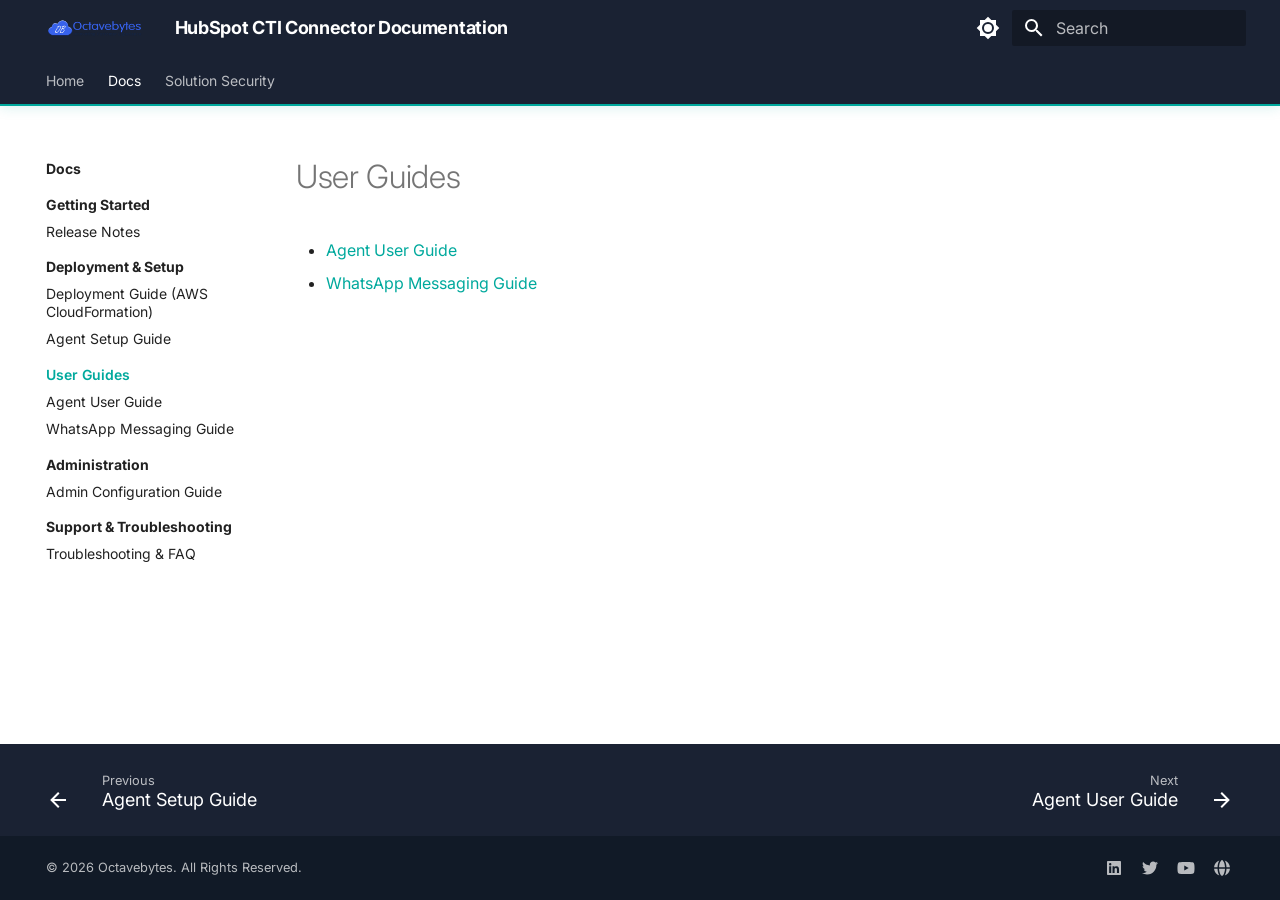
<file: user-guides/index.html>
<!doctype html>
<html lang="en" class="no-js">
  <head>
    
      <meta charset="utf-8">
      <meta name="viewport" content="width=device-width,initial-scale=1">
      
        <meta name="description" content="AWS Connect + HubSpot CRM integration by Octavebytes">
      
      
        <meta name="author" content="Octavebytes">
      
      
        <link rel="canonical" href="https://octavebytes.github.io/Hubspot/user-guides/">
      
      
        <link rel="prev" href="../deployment/agent-setup/">
      
      
        <link rel="next" href="agent-guide/">
      
      
        
      
      
      <link rel="icon" href="../assets/logo.png">
      <meta name="generator" content="mkdocs-1.6.1, mkdocs-material-9.7.7">
    
    
      
        <title>User Guides - HubSpot CTI Connector Documentation</title>
      
    
    
      <link rel="stylesheet" href="../assets/stylesheets/main.ec1eaa64.min.css">
      
        
        <link rel="stylesheet" href="../assets/stylesheets/palette.ab4e12ef.min.css">
      
      


    
    
      
    
    
      
        
        
        <link rel="preconnect" href="https://fonts.gstatic.com" crossorigin>
        <link rel="stylesheet" href="https://fonts.googleapis.com/css?family=Inter:300,300i,400,400i,700,700i%7CJetBrains+Mono:400,400i,700,700i&display=fallback">
        <style>:root{--md-text-font:"Inter";--md-code-font:"JetBrains Mono"}</style>
      
    
    
      <link rel="stylesheet" href="../assets/stylesheets/extra.css">
    
    <script>__md_scope=new URL("..",location),__md_hash=e=>[...e].reduce(((e,_)=>(e<<5)-e+_.charCodeAt(0)),0),__md_get=(e,_=localStorage,t=__md_scope)=>JSON.parse(_.getItem(t.pathname+"."+e)),__md_set=(e,_,t=localStorage,a=__md_scope)=>{try{t.setItem(a.pathname+"."+e,JSON.stringify(_))}catch(e){}}</script>
    
      

    
    
  </head>
  
  
    
    
      
    
    
    
    
    <body dir="ltr" data-md-color-scheme="default" data-md-color-primary="custom" data-md-color-accent="custom">
  
    
    <input class="md-toggle" data-md-toggle="drawer" type="checkbox" id="__drawer" autocomplete="off">
    <input class="md-toggle" data-md-toggle="search" type="checkbox" id="__search" autocomplete="off">
    <label class="md-overlay" for="__drawer"></label>
    <div data-md-component="skip">
      
        
        <a href="#user-guides" class="md-skip">
          Skip to content
        </a>
      
    </div>
    <div data-md-component="announce">
      
    </div>
    
    
      

  

<header class="md-header md-header--shadow md-header--lifted" data-md-component="header">
  <nav class="md-header__inner md-grid" aria-label="Header">
    <a href=".." title="HubSpot CTI Connector Documentation" class="md-header__button md-logo" aria-label="HubSpot CTI Connector Documentation" data-md-component="logo">
      
  <img src="../assets/logo.png" alt="logo">

    </a>
    <label class="md-header__button md-icon" for="__drawer">
      
      <svg xmlns="http://www.w3.org/2000/svg" viewBox="0 0 24 24"><path d="M3 6h18v2H3zm0 5h18v2H3zm0 5h18v2H3z"/></svg>
    </label>
    <div class="md-header__title" data-md-component="header-title">
      <div class="md-header__ellipsis">
        <div class="md-header__topic">
          <span class="md-ellipsis">
            HubSpot CTI Connector Documentation
          </span>
        </div>
        <div class="md-header__topic" data-md-component="header-topic">
          <span class="md-ellipsis">
            
              User Guides
            
          </span>
        </div>
      </div>
    </div>
    
      
        <form class="md-header__option" data-md-component="palette">
  
    
    
    
    <input class="md-option" data-md-color-media="" data-md-color-scheme="default" data-md-color-primary="custom" data-md-color-accent="custom"  aria-label="Switch to dark mode"  type="radio" name="__palette" id="__palette_0">
    
      <label class="md-header__button md-icon" title="Switch to dark mode" for="__palette_1" hidden>
        <svg xmlns="http://www.w3.org/2000/svg" viewBox="0 0 24 24"><path d="M12 8a4 4 0 0 0-4 4 4 4 0 0 0 4 4 4 4 0 0 0 4-4 4 4 0 0 0-4-4m0 10a6 6 0 0 1-6-6 6 6 0 0 1 6-6 6 6 0 0 1 6 6 6 6 0 0 1-6 6m8-9.31V4h-4.69L12 .69 8.69 4H4v4.69L.69 12 4 15.31V20h4.69L12 23.31 15.31 20H20v-4.69L23.31 12z"/></svg>
      </label>
    
  
    
    
    
    <input class="md-option" data-md-color-media="" data-md-color-scheme="slate" data-md-color-primary="custom" data-md-color-accent="custom"  aria-label="Switch to light mode"  type="radio" name="__palette" id="__palette_1">
    
      <label class="md-header__button md-icon" title="Switch to light mode" for="__palette_0" hidden>
        <svg xmlns="http://www.w3.org/2000/svg" viewBox="0 0 24 24"><path d="M12 18c-.89 0-1.74-.2-2.5-.55C11.56 16.5 13 14.42 13 12s-1.44-4.5-3.5-5.45C10.26 6.2 11.11 6 12 6a6 6 0 0 1 6 6 6 6 0 0 1-6 6m8-9.31V4h-4.69L12 .69 8.69 4H4v4.69L.69 12 4 15.31V20h4.69L12 23.31 15.31 20H20v-4.69L23.31 12z"/></svg>
      </label>
    
  
</form>
      
    
    
      <script>var palette=__md_get("__palette");if(palette&&palette.color){if("(prefers-color-scheme)"===palette.color.media){var media=matchMedia("(prefers-color-scheme: light)"),input=document.querySelector(media.matches?"[data-md-color-media='(prefers-color-scheme: light)']":"[data-md-color-media='(prefers-color-scheme: dark)']");palette.color.media=input.getAttribute("data-md-color-media"),palette.color.scheme=input.getAttribute("data-md-color-scheme"),palette.color.primary=input.getAttribute("data-md-color-primary"),palette.color.accent=input.getAttribute("data-md-color-accent")}for(var[key,value]of Object.entries(palette.color))document.body.setAttribute("data-md-color-"+key,value)}</script>
    
    
    
      
      
        <label class="md-header__button md-icon" for="__search">
          
          <svg xmlns="http://www.w3.org/2000/svg" viewBox="0 0 24 24"><path d="M9.5 3A6.5 6.5 0 0 1 16 9.5c0 1.61-.59 3.09-1.56 4.23l.27.27h.79l5 5-1.5 1.5-5-5v-.79l-.27-.27A6.52 6.52 0 0 1 9.5 16 6.5 6.5 0 0 1 3 9.5 6.5 6.5 0 0 1 9.5 3m0 2C7 5 5 7 5 9.5S7 14 9.5 14 14 12 14 9.5 12 5 9.5 5"/></svg>
        </label>
        <div class="md-search" data-md-component="search" role="dialog">
  <label class="md-search__overlay" for="__search"></label>
  <div class="md-search__inner" role="search">
    <form class="md-search__form" name="search">
      <input type="text" class="md-search__input" name="query" aria-label="Search" placeholder="Search" autocapitalize="off" autocorrect="off" autocomplete="off" spellcheck="false" data-md-component="search-query" required>
      <label class="md-search__icon md-icon" for="__search">
        
        <svg xmlns="http://www.w3.org/2000/svg" viewBox="0 0 24 24"><path d="M9.5 3A6.5 6.5 0 0 1 16 9.5c0 1.61-.59 3.09-1.56 4.23l.27.27h.79l5 5-1.5 1.5-5-5v-.79l-.27-.27A6.52 6.52 0 0 1 9.5 16 6.5 6.5 0 0 1 3 9.5 6.5 6.5 0 0 1 9.5 3m0 2C7 5 5 7 5 9.5S7 14 9.5 14 14 12 14 9.5 12 5 9.5 5"/></svg>
        
        <svg xmlns="http://www.w3.org/2000/svg" viewBox="0 0 24 24"><path d="M20 11v2H8l5.5 5.5-1.42 1.42L4.16 12l7.92-7.92L13.5 5.5 8 11z"/></svg>
      </label>
      <nav class="md-search__options" aria-label="Search">
        
          <a href="javascript:void(0)" class="md-search__icon md-icon" title="Share" aria-label="Share" data-clipboard data-clipboard-text="" data-md-component="search-share" tabindex="-1">
            
            <svg xmlns="http://www.w3.org/2000/svg" viewBox="0 0 24 24"><path d="M18 16.08c-.76 0-1.44.3-1.96.77L8.91 12.7c.05-.23.09-.46.09-.7s-.04-.47-.09-.7l7.05-4.11c.54.5 1.25.81 2.04.81a3 3 0 0 0 3-3 3 3 0 0 0-3-3 3 3 0 0 0-3 3c0 .24.04.47.09.7L8.04 9.81C7.5 9.31 6.79 9 6 9a3 3 0 0 0-3 3 3 3 0 0 0 3 3c.79 0 1.5-.31 2.04-.81l7.12 4.15c-.05.21-.08.43-.08.66 0 1.61 1.31 2.91 2.92 2.91s2.92-1.3 2.92-2.91A2.92 2.92 0 0 0 18 16.08"/></svg>
          </a>
        
        <button type="reset" class="md-search__icon md-icon" title="Clear" aria-label="Clear" tabindex="-1">
          
          <svg xmlns="http://www.w3.org/2000/svg" viewBox="0 0 24 24"><path d="M19 6.41 17.59 5 12 10.59 6.41 5 5 6.41 10.59 12 5 17.59 6.41 19 12 13.41 17.59 19 19 17.59 13.41 12z"/></svg>
        </button>
      </nav>
      
        <div class="md-search__suggest" data-md-component="search-suggest"></div>
      
    </form>
    <div class="md-search__output">
      <div class="md-search__scrollwrap" tabindex="0" data-md-scrollfix>
        <div class="md-search-result" data-md-component="search-result">
          <div class="md-search-result__meta">
            Initializing search
          </div>
          <ol class="md-search-result__list" role="presentation"></ol>
        </div>
      </div>
    </div>
  </div>
</div>
      
    
    
  </nav>
  
    
      
<nav class="md-tabs" aria-label="Tabs" data-md-component="tabs">
  <div class="md-grid">
    <ul class="md-tabs__list">
      
        
  
  
  
  
    <li class="md-tabs__item">
      <a href=".." class="md-tabs__link">
        
  
  
    
  
  Home

      </a>
    </li>
  

      
        
  
  
  
    
  
  
    
    
      
  
  
  
    
  
  
    
    
      <li class="md-tabs__item md-tabs__item--active">
        <a href="../getting-started/" class="md-tabs__link">
          
  
  
    
  
  Docs

        </a>
      </li>
    
  

    
  

      
        
  
  
  
  
    <li class="md-tabs__item">
      <a href="../security/" class="md-tabs__link">
        
  
  
    
  
  Solution Security

      </a>
    </li>
  

      
    </ul>
  </div>
</nav>
    
  
</header>
    
    <div class="md-container" data-md-component="container">
      
      
        
      
      <main class="md-main" data-md-component="main">
        <div class="md-main__inner md-grid">
          
            
              
              <div class="md-sidebar md-sidebar--primary" data-md-component="sidebar" data-md-type="navigation" >
                <div class="md-sidebar__scrollwrap">
                  <div class="md-sidebar__inner">
                    


  


<nav class="md-nav md-nav--primary md-nav--lifted" aria-label="Navigation" data-md-level="0">
  <label class="md-nav__title" for="__drawer">
    <a href=".." title="HubSpot CTI Connector Documentation" class="md-nav__button md-logo" aria-label="HubSpot CTI Connector Documentation" data-md-component="logo">
      
  <img src="../assets/logo.png" alt="logo">

    </a>
    HubSpot CTI Connector Documentation
  </label>
  
  <ul class="md-nav__list" data-md-scrollfix>
    
      
      
  
  
  
  
    <li class="md-nav__item">
      <a href=".." class="md-nav__link">
        
  
  
  <span class="md-ellipsis">
    
  
    Home
  

    
  </span>
  
  

      </a>
    </li>
  

    
      
      
  
  
    
  
  
  
    
    
      
        
      
        
      
        
      
        
      
        
      
        
          
        
      
    
    
    
      
        
        
      
      
        
      
    
    
    <li class="md-nav__item md-nav__item--active md-nav__item--section md-nav__item--nested">
      
        
        
        <input class="md-nav__toggle md-toggle " type="checkbox" id="__nav_2" checked>
        
          
          <div class="md-nav__link md-nav__container">
            <a href="../security/" class="md-nav__link ">
              
  
  
  <span class="md-ellipsis">
    
  
    Docs
  

    
  </span>
  
  

            </a>
            
              
              <label class="md-nav__link " for="__nav_2" id="__nav_2_label" tabindex="">
                <span class="md-nav__icon md-icon"></span>
              </label>
            
          </div>
        
        <nav class="md-nav" data-md-level="1" aria-labelledby="__nav_2_label" aria-expanded="true">
          <label class="md-nav__title" for="__nav_2">
            <span class="md-nav__icon md-icon"></span>
            
  
    Docs
  

          </label>
          <ul class="md-nav__list" data-md-scrollfix>
            
              
                
  
  
  
  
    
    
      
        
          
        
      
        
      
    
    
    
      
      
        
          
          
        
      
    
    
    <li class="md-nav__item md-nav__item--section md-nav__item--nested">
      
        
        
          
        
        <input class="md-nav__toggle md-toggle md-toggle--indeterminate" type="checkbox" id="__nav_2_1" >
        
          
          <div class="md-nav__link md-nav__container">
            <a href="../getting-started/" class="md-nav__link ">
              
  
  
  <span class="md-ellipsis">
    
  
    Getting Started
  

    
  </span>
  
  

            </a>
            
              
              <label class="md-nav__link " for="__nav_2_1" id="__nav_2_1_label" tabindex="">
                <span class="md-nav__icon md-icon"></span>
              </label>
            
          </div>
        
        <nav class="md-nav" data-md-level="2" aria-labelledby="__nav_2_1_label" aria-expanded="false">
          <label class="md-nav__title" for="__nav_2_1">
            <span class="md-nav__icon md-icon"></span>
            
  
    Getting Started
  

          </label>
          <ul class="md-nav__list" data-md-scrollfix>
            
              
            
              
                
  
  
  
  
    <li class="md-nav__item">
      <a href="../getting-started/release-notes/" class="md-nav__link">
        
  
  
  <span class="md-ellipsis">
    
  
    Release Notes
  

    
  </span>
  
  

      </a>
    </li>
  

              
            
          </ul>
        </nav>
      
    </li>
  

              
            
              
                
  
  
  
  
    
    
      
        
          
        
      
        
      
        
      
    
    
    
      
      
        
          
          
        
      
    
    
    <li class="md-nav__item md-nav__item--section md-nav__item--nested">
      
        
        
          
        
        <input class="md-nav__toggle md-toggle md-toggle--indeterminate" type="checkbox" id="__nav_2_2" >
        
          
          <div class="md-nav__link md-nav__container">
            <a href="../deployment/" class="md-nav__link ">
              
  
  
  <span class="md-ellipsis">
    
  
    Deployment & Setup
  

    
  </span>
  
  

            </a>
            
              
              <label class="md-nav__link " for="__nav_2_2" id="__nav_2_2_label" tabindex="">
                <span class="md-nav__icon md-icon"></span>
              </label>
            
          </div>
        
        <nav class="md-nav" data-md-level="2" aria-labelledby="__nav_2_2_label" aria-expanded="false">
          <label class="md-nav__title" for="__nav_2_2">
            <span class="md-nav__icon md-icon"></span>
            
  
    Deployment & Setup
  

          </label>
          <ul class="md-nav__list" data-md-scrollfix>
            
              
            
              
                
  
  
  
  
    <li class="md-nav__item">
      <a href="../deployment/deployment-guide/" class="md-nav__link">
        
  
  
  <span class="md-ellipsis">
    
  
    Deployment Guide (AWS CloudFormation)
  

    
  </span>
  
  

      </a>
    </li>
  

              
            
              
                
  
  
  
  
    <li class="md-nav__item">
      <a href="../deployment/agent-setup/" class="md-nav__link">
        
  
  
  <span class="md-ellipsis">
    
  
    Agent Setup Guide
  

    
  </span>
  
  

      </a>
    </li>
  

              
            
          </ul>
        </nav>
      
    </li>
  

              
            
              
                
  
  
    
  
  
  
    
    
      
        
          
        
      
        
      
        
      
    
    
    
      
      
        
          
          
        
      
    
    
    <li class="md-nav__item md-nav__item--active md-nav__item--section md-nav__item--nested">
      
        
        
        <input class="md-nav__toggle md-toggle " type="checkbox" id="__nav_2_3" checked>
        
          
          <div class="md-nav__link md-nav__container">
            <a href="./" class="md-nav__link md-nav__link--active">
              
  
  
  <span class="md-ellipsis">
    
  
    User Guides
  

    
  </span>
  
  

            </a>
            
              
              <label class="md-nav__link md-nav__link--active" for="__nav_2_3" id="__nav_2_3_label" tabindex="">
                <span class="md-nav__icon md-icon"></span>
              </label>
            
          </div>
        
        <nav class="md-nav" data-md-level="2" aria-labelledby="__nav_2_3_label" aria-expanded="true">
          <label class="md-nav__title" for="__nav_2_3">
            <span class="md-nav__icon md-icon"></span>
            
  
    User Guides
  

          </label>
          <ul class="md-nav__list" data-md-scrollfix>
            
              
            
              
                
  
  
  
  
    <li class="md-nav__item">
      <a href="agent-guide/" class="md-nav__link">
        
  
  
  <span class="md-ellipsis">
    
  
    Agent User Guide
  

    
  </span>
  
  

      </a>
    </li>
  

              
            
              
                
  
  
  
  
    <li class="md-nav__item">
      <a href="whatsapp-messaging/" class="md-nav__link">
        
  
  
  <span class="md-ellipsis">
    
  
    WhatsApp Messaging Guide
  

    
  </span>
  
  

      </a>
    </li>
  

              
            
          </ul>
        </nav>
      
    </li>
  

              
            
              
                
  
  
  
  
    
    
      
        
          
        
      
        
      
    
    
    
      
      
        
          
          
        
      
    
    
    <li class="md-nav__item md-nav__item--section md-nav__item--nested">
      
        
        
          
        
        <input class="md-nav__toggle md-toggle md-toggle--indeterminate" type="checkbox" id="__nav_2_4" >
        
          
          <div class="md-nav__link md-nav__container">
            <a href="../admin/" class="md-nav__link ">
              
  
  
  <span class="md-ellipsis">
    
  
    Administration
  

    
  </span>
  
  

            </a>
            
              
              <label class="md-nav__link " for="__nav_2_4" id="__nav_2_4_label" tabindex="">
                <span class="md-nav__icon md-icon"></span>
              </label>
            
          </div>
        
        <nav class="md-nav" data-md-level="2" aria-labelledby="__nav_2_4_label" aria-expanded="false">
          <label class="md-nav__title" for="__nav_2_4">
            <span class="md-nav__icon md-icon"></span>
            
  
    Administration
  

          </label>
          <ul class="md-nav__list" data-md-scrollfix>
            
              
            
              
                
  
  
  
  
    <li class="md-nav__item">
      <a href="../admin/configuration-guide/" class="md-nav__link">
        
  
  
  <span class="md-ellipsis">
    
  
    Admin Configuration Guide
  

    
  </span>
  
  

      </a>
    </li>
  

              
            
          </ul>
        </nav>
      
    </li>
  

              
            
              
                
  
  
  
  
    
    
      
        
          
        
      
        
      
    
    
    
      
      
        
          
          
        
      
    
    
    <li class="md-nav__item md-nav__item--section md-nav__item--nested">
      
        
        
          
        
        <input class="md-nav__toggle md-toggle md-toggle--indeterminate" type="checkbox" id="__nav_2_5" >
        
          
          <div class="md-nav__link md-nav__container">
            <a href="../support/" class="md-nav__link ">
              
  
  
  <span class="md-ellipsis">
    
  
    Support & Troubleshooting
  

    
  </span>
  
  

            </a>
            
              
              <label class="md-nav__link " for="__nav_2_5" id="__nav_2_5_label" tabindex="">
                <span class="md-nav__icon md-icon"></span>
              </label>
            
          </div>
        
        <nav class="md-nav" data-md-level="2" aria-labelledby="__nav_2_5_label" aria-expanded="false">
          <label class="md-nav__title" for="__nav_2_5">
            <span class="md-nav__icon md-icon"></span>
            
  
    Support & Troubleshooting
  

          </label>
          <ul class="md-nav__list" data-md-scrollfix>
            
              
            
              
                
  
  
  
  
    <li class="md-nav__item">
      <a href="../support/troubleshooting/" class="md-nav__link">
        
  
  
  <span class="md-ellipsis">
    
  
    Troubleshooting & FAQ
  

    
  </span>
  
  

      </a>
    </li>
  

              
            
          </ul>
        </nav>
      
    </li>
  

              
            
              
            
          </ul>
        </nav>
      
    </li>
  

    
      
      
  
  
  
  
    <li class="md-nav__item">
      <a href="../security/" class="md-nav__link">
        
  
  
  <span class="md-ellipsis">
    
  
    Solution Security
  

    
  </span>
  
  

      </a>
    </li>
  

    
  </ul>
</nav>
                  </div>
                </div>
              </div>
            
            
              
              <div class="md-sidebar md-sidebar--secondary" data-md-component="sidebar" data-md-type="toc" >
                <div class="md-sidebar__scrollwrap">
                  <div class="md-sidebar__inner">
                    

<nav class="md-nav md-nav--secondary" aria-label="Table of contents">
  
  
  
    
  
  
</nav>
                  </div>
                </div>
              </div>
            
          
          
            <div class="md-content" data-md-component="content">
              
              <article class="md-content__inner md-typeset">
                
                  



<h1 id="user-guides">User Guides<a class="headerlink" href="#user-guides" title="Permanent link">&para;</a></h1>
<ul>
<li><a href="agent-guide/">Agent User Guide</a></li>
<li><a href="whatsapp-messaging/">WhatsApp Messaging Guide</a></li>
</ul>












                
              </article>
            </div>
          
          
<script>var target=document.getElementById(location.hash.slice(1));target&&target.name&&(target.checked=target.name.startsWith("__tabbed_"))</script>
        </div>
        
          <button type="button" class="md-top md-icon" data-md-component="top" hidden>
  
  <svg xmlns="http://www.w3.org/2000/svg" viewBox="0 0 24 24"><path d="M13 20h-2V8l-5.5 5.5-1.42-1.42L12 4.16l7.92 7.92-1.42 1.42L13 8z"/></svg>
  Back to top
</button>
        
      </main>
      
        <footer class="md-footer">
  
    
      
      <nav class="md-footer__inner md-grid" aria-label="Footer" >
        
          
          <a href="../deployment/agent-setup/" class="md-footer__link md-footer__link--prev" aria-label="Previous: Agent Setup Guide">
            <div class="md-footer__button md-icon">
              
              <svg xmlns="http://www.w3.org/2000/svg" viewBox="0 0 24 24"><path d="M20 11v2H8l5.5 5.5-1.42 1.42L4.16 12l7.92-7.92L13.5 5.5 8 11z"/></svg>
            </div>
            <div class="md-footer__title">
              <span class="md-footer__direction">
                Previous
              </span>
              <div class="md-ellipsis">
                Agent Setup Guide
              </div>
            </div>
          </a>
        
        
          
          <a href="agent-guide/" class="md-footer__link md-footer__link--next" aria-label="Next: Agent User Guide">
            <div class="md-footer__title">
              <span class="md-footer__direction">
                Next
              </span>
              <div class="md-ellipsis">
                Agent User Guide
              </div>
            </div>
            <div class="md-footer__button md-icon">
              
              <svg xmlns="http://www.w3.org/2000/svg" viewBox="0 0 24 24"><path d="M4 11v2h12l-5.5 5.5 1.42 1.42L19.84 12l-7.92-7.92L10.5 5.5 16 11z"/></svg>
            </div>
          </a>
        
      </nav>
    
  
  <div class="md-footer-meta md-typeset">
    <div class="md-footer-meta__inner md-grid">
      <div class="md-copyright">
  
    <div class="md-copyright__highlight">
      © 2026 Octavebytes. All Rights Reserved.
    </div>
  
  
</div>
      
        
<div class="md-social">
  
    
    
    
    
      
      
    
    <a href="https://www.linkedin.com/company/octavebytes/" target="_blank" rel="noopener" title="www.linkedin.com" class="md-social__link">
      <svg xmlns="http://www.w3.org/2000/svg" viewBox="0 0 448 512"><!--! Font Awesome Free 7.1.0 by @fontawesome - https://fontawesome.com License - https://fontawesome.com/license/free (Icons: CC BY 4.0, Fonts: SIL OFL 1.1, Code: MIT License) Copyright 2025 Fonticons, Inc.--><path d="M416 32H31.9C14.3 32 0 46.5 0 64.3v383.4C0 465.5 14.3 480 31.9 480H416c17.6 0 32-14.5 32-32.3V64.3c0-17.8-14.4-32.3-32-32.3M135.4 416H69V202.2h66.5V416zM102.2 96a38.5 38.5 0 1 1 0 77 38.5 38.5 0 1 1 0-77m282.1 320h-66.4V312c0-24.8-.5-56.7-34.5-56.7-34.6 0-39.9 27-39.9 54.9V416h-66.4V202.2h63.7v29.2h.9c8.9-16.8 30.6-34.5 62.9-34.5 67.2 0 79.7 44.3 79.7 101.9z"/></svg>
    </a>
  
    
    
    
    
      
      
    
    <a href="https://twitter.com/octavebytes" target="_blank" rel="noopener" title="twitter.com" class="md-social__link">
      <svg xmlns="http://www.w3.org/2000/svg" viewBox="0 0 512 512"><!--! Font Awesome Free 7.1.0 by @fontawesome - https://fontawesome.com License - https://fontawesome.com/license/free (Icons: CC BY 4.0, Fonts: SIL OFL 1.1, Code: MIT License) Copyright 2025 Fonticons, Inc.--><path d="M459.4 151.7c.3 4.5.3 9.1.3 13.6 0 138.7-105.6 298.6-298.6 298.6-59.5 0-114.7-17.2-161.1-47.1 8.4 1 16.6 1.3 25.3 1.3 49.1 0 94.2-16.6 130.3-44.8-46.1-1-84.8-31.2-98.1-72.8 6.5 1 13 1.6 19.8 1.6 9.4 0 18.8-1.3 27.6-3.6-48.1-9.7-84.1-52-84.1-103v-1.3c14 7.8 30.2 12.7 47.4 13.3-28.3-18.8-46.8-51-46.8-87.4 0-19.5 5.2-37.4 14.3-53C87.4 130.8 165 172.4 252.1 176.9c-1.6-7.8-2.6-15.9-2.6-24C249.5 95.1 296.3 48 354.4 48c30.2 0 57.5 12.7 76.7 33.1 23.7-4.5 46.5-13.3 66.6-25.3-7.8 24.4-24.4 44.8-46.1 57.8 21.1-2.3 41.6-8.1 60.4-16.2-14.3 20.8-32.2 39.3-52.6 54.3"/></svg>
    </a>
  
    
    
    
    
      
      
    
    <a href="https://www.youtube.com/channel/UCA0Le6ELahBzAf-I7jOBuRQ" target="_blank" rel="noopener" title="www.youtube.com" class="md-social__link">
      <svg xmlns="http://www.w3.org/2000/svg" viewBox="0 0 576 512"><!--! Font Awesome Free 7.1.0 by @fontawesome - https://fontawesome.com License - https://fontawesome.com/license/free (Icons: CC BY 4.0, Fonts: SIL OFL 1.1, Code: MIT License) Copyright 2025 Fonticons, Inc.--><path d="M549.7 124.1c-6.2-23.7-24.8-42.3-48.3-48.6C458.9 64 288.1 64 288.1 64S117.3 64 74.7 75.5c-23.5 6.3-42 24.9-48.3 48.6C15 167 15 256.4 15 256.4s0 89.4 11.4 132.3c6.3 23.6 24.8 41.5 48.3 47.8C117.3 448 288.1 448 288.1 448s170.8 0 213.4-11.5c23.5-6.3 42-24.2 48.3-47.8 11.4-42.9 11.4-132.3 11.4-132.3s0-89.4-11.4-132.3zM232.2 337.6V175.2l142.7 81.2z"/></svg>
    </a>
  
    
    
    
    
      
      
    
    <a href="https://octavebytes.com" target="_blank" rel="noopener" title="octavebytes.com" class="md-social__link">
      <svg xmlns="http://www.w3.org/2000/svg" viewBox="0 0 512 512"><!--! Font Awesome Free 7.1.0 by @fontawesome - https://fontawesome.com License - https://fontawesome.com/license/free (Icons: CC BY 4.0, Fonts: SIL OFL 1.1, Code: MIT License) Copyright 2025 Fonticons, Inc.--><path d="M351.9 280H161c2.9 64.5 17.2 123.9 37.5 167.4 11.4 24.5 23.7 41.8 35.1 52.4 11.2 10.5 18.9 12.2 22.9 12.2s11.7-1.7 22.9-12.2c11.4-10.6 23.7-28 35.1-52.4 20.3-43.5 34.6-102.9 37.5-167.4zm-191-48h190.9c-2.8-64.5-17.1-123.9-37.4-167.4-11.4-24.4-23.7-41.8-35.1-52.4C268.1 1.7 260.4 0 256.4 0s-11.7 1.7-22.9 12.2c-11.4 10.6-23.7 28-35.1 52.4-20.3 43.5-34.6 102.9-37.5 167.4m-48 0c3.5-85.6 25.6-165.1 57.9-217.3C78.7 47.3 10.9 131.2 1.5 232zM1.5 280c9.4 100.8 77.2 184.7 169.3 217.3-32.3-52.2-54.4-131.7-57.9-217.3zm398.4 0c-3.5 85.6-25.6 165.1-57.9 217.3 92.1-32.7 159.9-116.5 169.3-217.3zm111.4-48C501.9 131.2 434.1 47.3 342 14.7c32.3 52.2 54.4 131.7 57.9 217.3z"/></svg>
    </a>
  
</div>
      
    </div>
  </div>
</footer>
      
    </div>
    <div class="md-dialog" data-md-component="dialog">
      <div class="md-dialog__inner md-typeset"></div>
    </div>
    
    
    
      
      
      <script id="__config" type="application/json">{"annotate": null, "base": "..", "features": ["navigation.tabs", "navigation.tabs.sticky", "navigation.sections", "navigation.expand", "navigation.top", "navigation.footer", "navigation.indexes", "search.highlight", "search.suggest", "search.share", "content.code.copy", "content.code.annotate", "toc.follow"], "search": "../assets/javascripts/workers/search.2c215733.min.js", "tags": null, "translations": {"clipboard.copied": "Copied to clipboard", "clipboard.copy": "Copy to clipboard", "search.result.more.one": "1 more on this page", "search.result.more.other": "# more on this page", "search.result.none": "No matching documents", "search.result.one": "1 matching document", "search.result.other": "# matching documents", "search.result.placeholder": "Type to start searching", "search.result.term.missing": "Missing", "select.version": "Select version"}, "version": null}</script>
    
    
      <script src="../assets/javascripts/bundle.d7400e89.min.js"></script>
      
    
  </body>
</html>
</file>
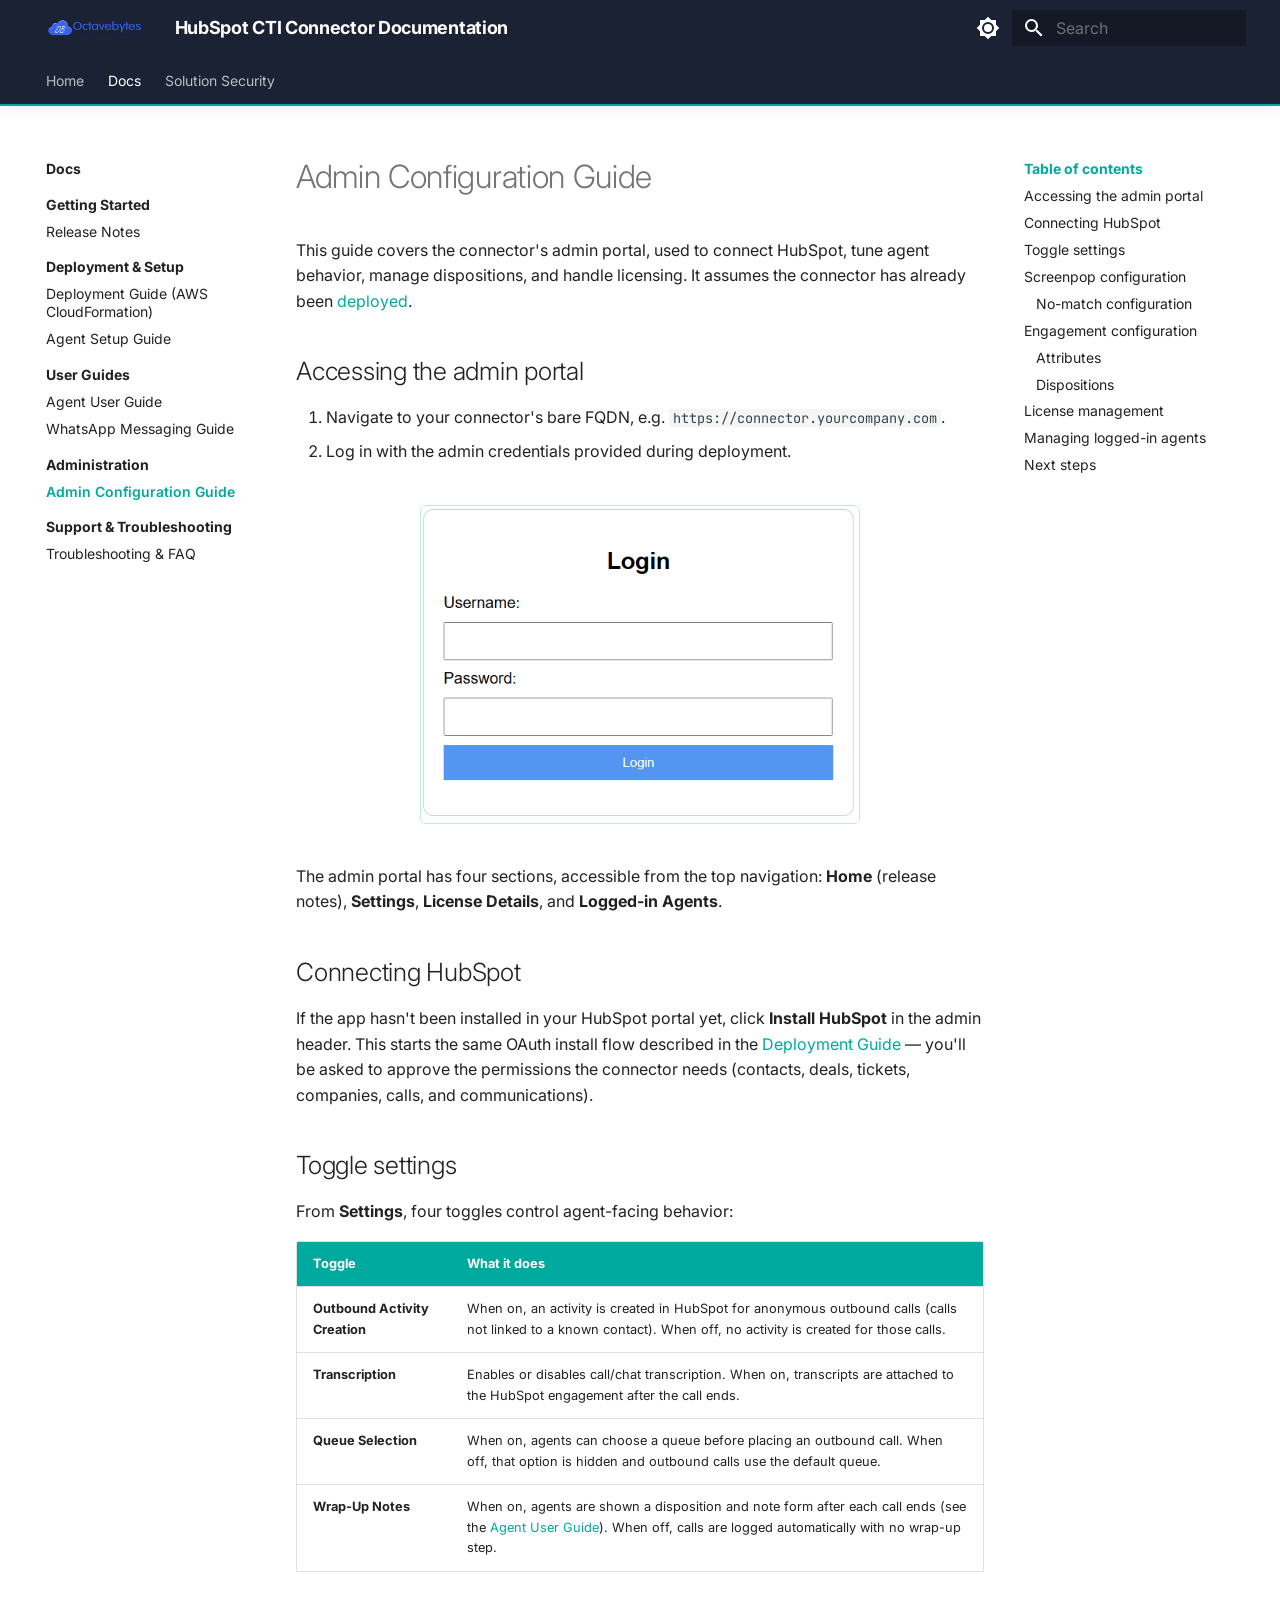
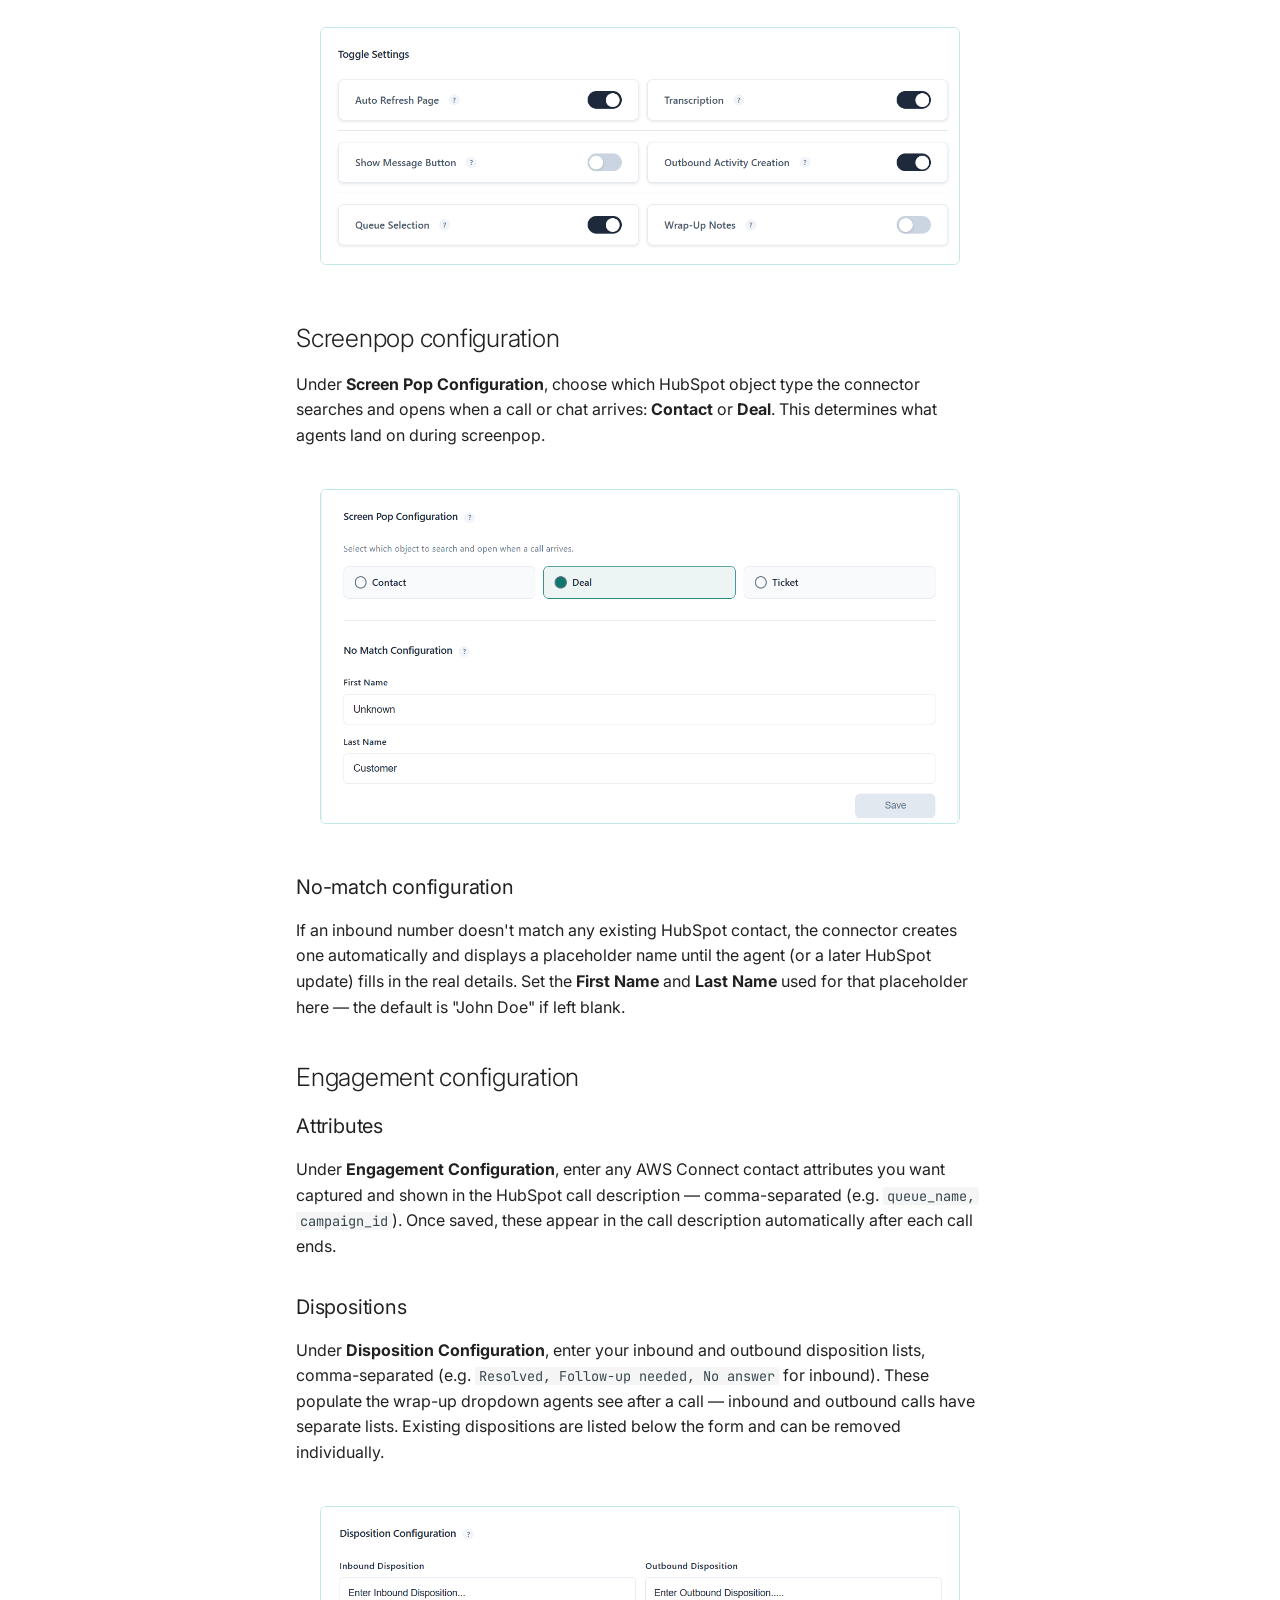
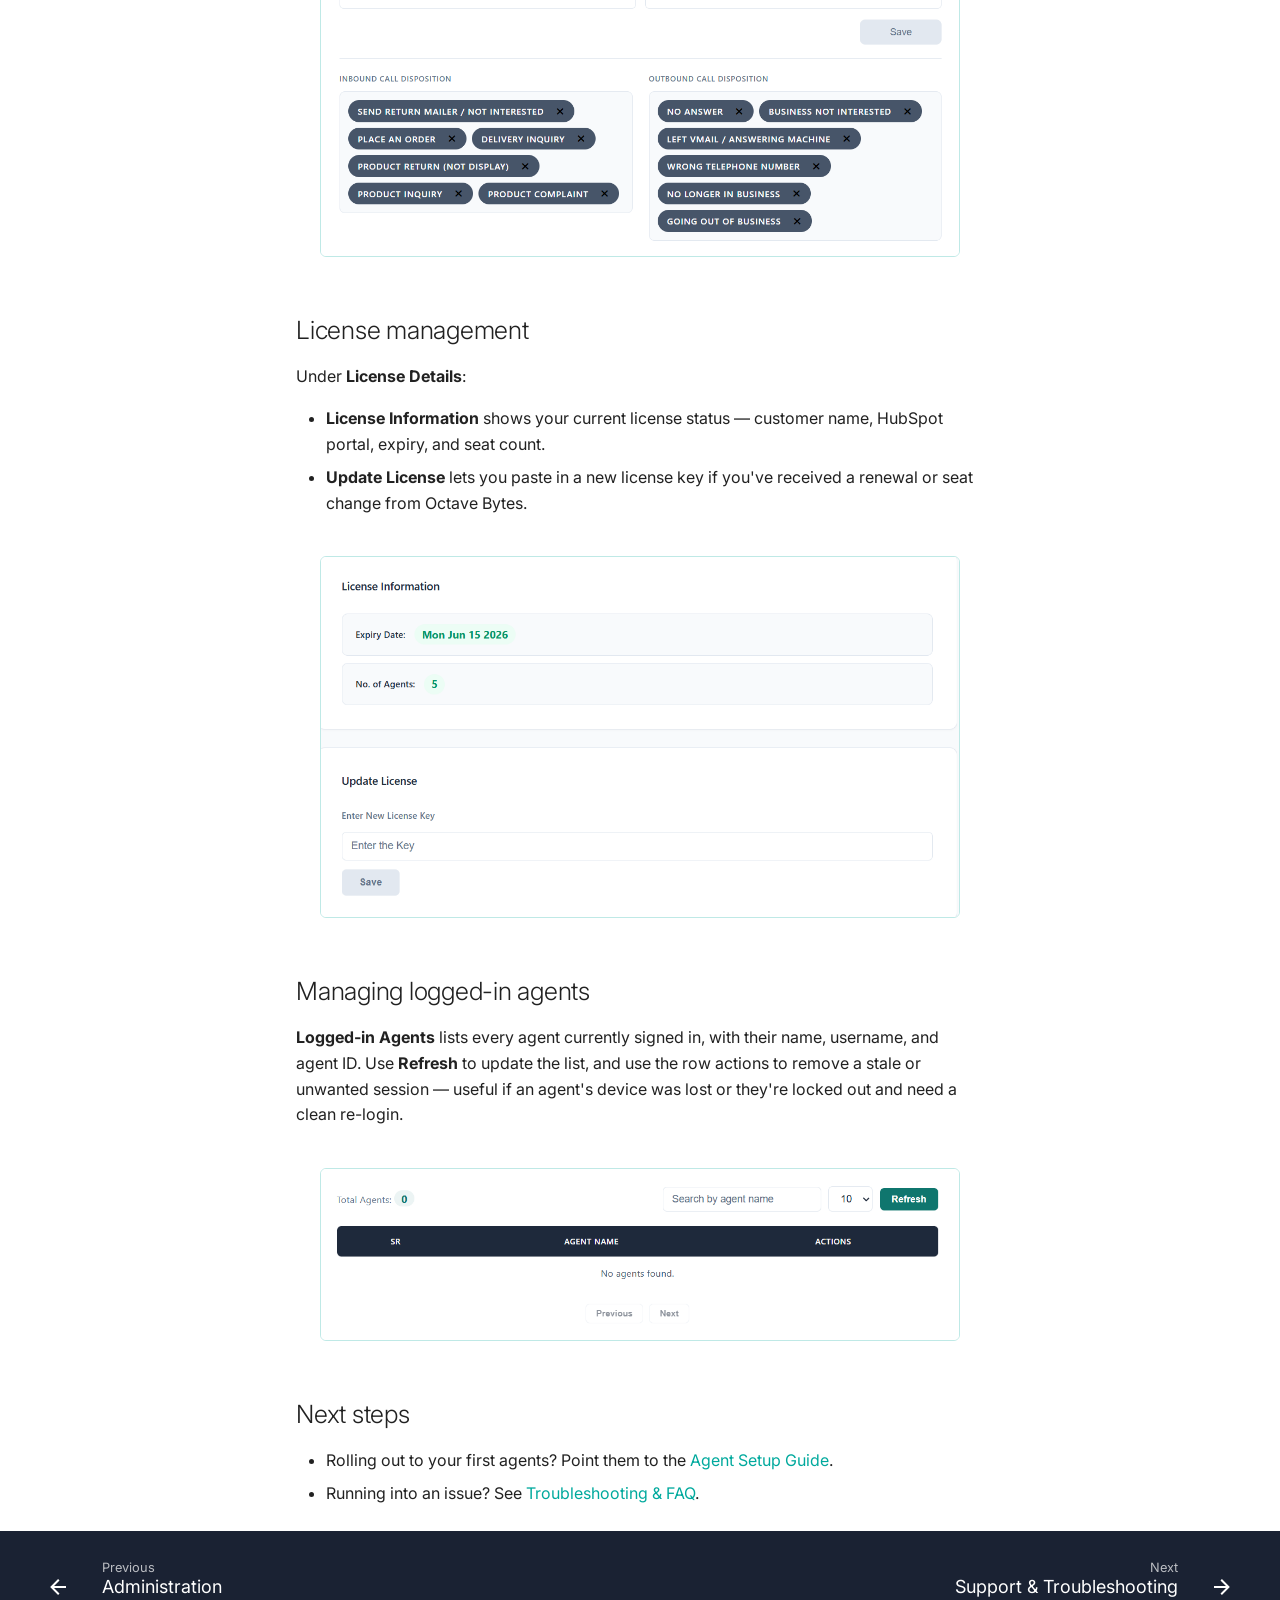
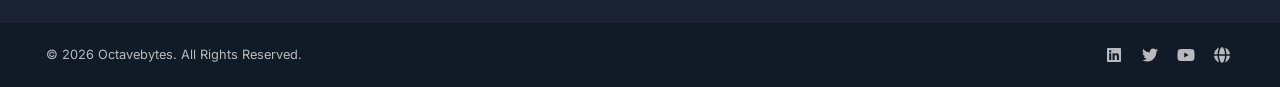
<file: admin/configuration-guide/index.html>
<!doctype html>
<html lang="en" class="no-js">
  <head>
    
      <meta charset="utf-8">
      <meta name="viewport" content="width=device-width,initial-scale=1">
      
        <meta name="description" content="AWS Connect + HubSpot CRM integration by Octavebytes">
      
      
        <meta name="author" content="Octavebytes">
      
      
        <link rel="canonical" href="https://octavebytes.github.io/Hubspot/admin/configuration-guide/">
      
      
        <link rel="prev" href="../">
      
      
        <link rel="next" href="../../support/">
      
      
        
      
      
      <link rel="icon" href="../../assets/logo.png">
      <meta name="generator" content="mkdocs-1.6.1, mkdocs-material-9.7.7">
    
    
      
        <title>Admin Configuration Guide - HubSpot CTI Connector Documentation</title>
      
    
    
      <link rel="stylesheet" href="../../assets/stylesheets/main.ec1eaa64.min.css">
      
        
        <link rel="stylesheet" href="../../assets/stylesheets/palette.ab4e12ef.min.css">
      
      


    
    
      
    
    
      
        
        
        <link rel="preconnect" href="https://fonts.gstatic.com" crossorigin>
        <link rel="stylesheet" href="https://fonts.googleapis.com/css?family=Inter:300,300i,400,400i,700,700i%7CJetBrains+Mono:400,400i,700,700i&display=fallback">
        <style>:root{--md-text-font:"Inter";--md-code-font:"JetBrains Mono"}</style>
      
    
    
      <link rel="stylesheet" href="../../assets/stylesheets/extra.css">
    
    <script>__md_scope=new URL("../..",location),__md_hash=e=>[...e].reduce(((e,_)=>(e<<5)-e+_.charCodeAt(0)),0),__md_get=(e,_=localStorage,t=__md_scope)=>JSON.parse(_.getItem(t.pathname+"."+e)),__md_set=(e,_,t=localStorage,a=__md_scope)=>{try{t.setItem(a.pathname+"."+e,JSON.stringify(_))}catch(e){}}</script>
    
      

    
    
  </head>
  
  
    
    
      
    
    
    
    
    <body dir="ltr" data-md-color-scheme="default" data-md-color-primary="custom" data-md-color-accent="custom">
  
    
    <input class="md-toggle" data-md-toggle="drawer" type="checkbox" id="__drawer" autocomplete="off">
    <input class="md-toggle" data-md-toggle="search" type="checkbox" id="__search" autocomplete="off">
    <label class="md-overlay" for="__drawer"></label>
    <div data-md-component="skip">
      
        
        <a href="#admin-configuration-guide" class="md-skip">
          Skip to content
        </a>
      
    </div>
    <div data-md-component="announce">
      
    </div>
    
    
      

  

<header class="md-header md-header--shadow md-header--lifted" data-md-component="header">
  <nav class="md-header__inner md-grid" aria-label="Header">
    <a href="../.." title="HubSpot CTI Connector Documentation" class="md-header__button md-logo" aria-label="HubSpot CTI Connector Documentation" data-md-component="logo">
      
  <img src="../../assets/logo.png" alt="logo">

    </a>
    <label class="md-header__button md-icon" for="__drawer">
      
      <svg xmlns="http://www.w3.org/2000/svg" viewBox="0 0 24 24"><path d="M3 6h18v2H3zm0 5h18v2H3zm0 5h18v2H3z"/></svg>
    </label>
    <div class="md-header__title" data-md-component="header-title">
      <div class="md-header__ellipsis">
        <div class="md-header__topic">
          <span class="md-ellipsis">
            HubSpot CTI Connector Documentation
          </span>
        </div>
        <div class="md-header__topic" data-md-component="header-topic">
          <span class="md-ellipsis">
            
              Admin Configuration Guide
            
          </span>
        </div>
      </div>
    </div>
    
      
        <form class="md-header__option" data-md-component="palette">
  
    
    
    
    <input class="md-option" data-md-color-media="" data-md-color-scheme="default" data-md-color-primary="custom" data-md-color-accent="custom"  aria-label="Switch to dark mode"  type="radio" name="__palette" id="__palette_0">
    
      <label class="md-header__button md-icon" title="Switch to dark mode" for="__palette_1" hidden>
        <svg xmlns="http://www.w3.org/2000/svg" viewBox="0 0 24 24"><path d="M12 8a4 4 0 0 0-4 4 4 4 0 0 0 4 4 4 4 0 0 0 4-4 4 4 0 0 0-4-4m0 10a6 6 0 0 1-6-6 6 6 0 0 1 6-6 6 6 0 0 1 6 6 6 6 0 0 1-6 6m8-9.31V4h-4.69L12 .69 8.69 4H4v4.69L.69 12 4 15.31V20h4.69L12 23.31 15.31 20H20v-4.69L23.31 12z"/></svg>
      </label>
    
  
    
    
    
    <input class="md-option" data-md-color-media="" data-md-color-scheme="slate" data-md-color-primary="custom" data-md-color-accent="custom"  aria-label="Switch to light mode"  type="radio" name="__palette" id="__palette_1">
    
      <label class="md-header__button md-icon" title="Switch to light mode" for="__palette_0" hidden>
        <svg xmlns="http://www.w3.org/2000/svg" viewBox="0 0 24 24"><path d="M12 18c-.89 0-1.74-.2-2.5-.55C11.56 16.5 13 14.42 13 12s-1.44-4.5-3.5-5.45C10.26 6.2 11.11 6 12 6a6 6 0 0 1 6 6 6 6 0 0 1-6 6m8-9.31V4h-4.69L12 .69 8.69 4H4v4.69L.69 12 4 15.31V20h4.69L12 23.31 15.31 20H20v-4.69L23.31 12z"/></svg>
      </label>
    
  
</form>
      
    
    
      <script>var palette=__md_get("__palette");if(palette&&palette.color){if("(prefers-color-scheme)"===palette.color.media){var media=matchMedia("(prefers-color-scheme: light)"),input=document.querySelector(media.matches?"[data-md-color-media='(prefers-color-scheme: light)']":"[data-md-color-media='(prefers-color-scheme: dark)']");palette.color.media=input.getAttribute("data-md-color-media"),palette.color.scheme=input.getAttribute("data-md-color-scheme"),palette.color.primary=input.getAttribute("data-md-color-primary"),palette.color.accent=input.getAttribute("data-md-color-accent")}for(var[key,value]of Object.entries(palette.color))document.body.setAttribute("data-md-color-"+key,value)}</script>
    
    
    
      
      
        <label class="md-header__button md-icon" for="__search">
          
          <svg xmlns="http://www.w3.org/2000/svg" viewBox="0 0 24 24"><path d="M9.5 3A6.5 6.5 0 0 1 16 9.5c0 1.61-.59 3.09-1.56 4.23l.27.27h.79l5 5-1.5 1.5-5-5v-.79l-.27-.27A6.52 6.52 0 0 1 9.5 16 6.5 6.5 0 0 1 3 9.5 6.5 6.5 0 0 1 9.5 3m0 2C7 5 5 7 5 9.5S7 14 9.5 14 14 12 14 9.5 12 5 9.5 5"/></svg>
        </label>
        <div class="md-search" data-md-component="search" role="dialog">
  <label class="md-search__overlay" for="__search"></label>
  <div class="md-search__inner" role="search">
    <form class="md-search__form" name="search">
      <input type="text" class="md-search__input" name="query" aria-label="Search" placeholder="Search" autocapitalize="off" autocorrect="off" autocomplete="off" spellcheck="false" data-md-component="search-query" required>
      <label class="md-search__icon md-icon" for="__search">
        
        <svg xmlns="http://www.w3.org/2000/svg" viewBox="0 0 24 24"><path d="M9.5 3A6.5 6.5 0 0 1 16 9.5c0 1.61-.59 3.09-1.56 4.23l.27.27h.79l5 5-1.5 1.5-5-5v-.79l-.27-.27A6.52 6.52 0 0 1 9.5 16 6.5 6.5 0 0 1 3 9.5 6.5 6.5 0 0 1 9.5 3m0 2C7 5 5 7 5 9.5S7 14 9.5 14 14 12 14 9.5 12 5 9.5 5"/></svg>
        
        <svg xmlns="http://www.w3.org/2000/svg" viewBox="0 0 24 24"><path d="M20 11v2H8l5.5 5.5-1.42 1.42L4.16 12l7.92-7.92L13.5 5.5 8 11z"/></svg>
      </label>
      <nav class="md-search__options" aria-label="Search">
        
          <a href="javascript:void(0)" class="md-search__icon md-icon" title="Share" aria-label="Share" data-clipboard data-clipboard-text="" data-md-component="search-share" tabindex="-1">
            
            <svg xmlns="http://www.w3.org/2000/svg" viewBox="0 0 24 24"><path d="M18 16.08c-.76 0-1.44.3-1.96.77L8.91 12.7c.05-.23.09-.46.09-.7s-.04-.47-.09-.7l7.05-4.11c.54.5 1.25.81 2.04.81a3 3 0 0 0 3-3 3 3 0 0 0-3-3 3 3 0 0 0-3 3c0 .24.04.47.09.7L8.04 9.81C7.5 9.31 6.79 9 6 9a3 3 0 0 0-3 3 3 3 0 0 0 3 3c.79 0 1.5-.31 2.04-.81l7.12 4.15c-.05.21-.08.43-.08.66 0 1.61 1.31 2.91 2.92 2.91s2.92-1.3 2.92-2.91A2.92 2.92 0 0 0 18 16.08"/></svg>
          </a>
        
        <button type="reset" class="md-search__icon md-icon" title="Clear" aria-label="Clear" tabindex="-1">
          
          <svg xmlns="http://www.w3.org/2000/svg" viewBox="0 0 24 24"><path d="M19 6.41 17.59 5 12 10.59 6.41 5 5 6.41 10.59 12 5 17.59 6.41 19 12 13.41 17.59 19 19 17.59 13.41 12z"/></svg>
        </button>
      </nav>
      
        <div class="md-search__suggest" data-md-component="search-suggest"></div>
      
    </form>
    <div class="md-search__output">
      <div class="md-search__scrollwrap" tabindex="0" data-md-scrollfix>
        <div class="md-search-result" data-md-component="search-result">
          <div class="md-search-result__meta">
            Initializing search
          </div>
          <ol class="md-search-result__list" role="presentation"></ol>
        </div>
      </div>
    </div>
  </div>
</div>
      
    
    
  </nav>
  
    
      
<nav class="md-tabs" aria-label="Tabs" data-md-component="tabs">
  <div class="md-grid">
    <ul class="md-tabs__list">
      
        
  
  
  
  
    <li class="md-tabs__item">
      <a href="../.." class="md-tabs__link">
        
  
  
    
  
  Home

      </a>
    </li>
  

      
        
  
  
  
    
  
  
    
    
      
  
  
  
    
  
  
    
    
      <li class="md-tabs__item md-tabs__item--active">
        <a href="../../getting-started/" class="md-tabs__link">
          
  
  
    
  
  Docs

        </a>
      </li>
    
  

    
  

      
        
  
  
  
  
    <li class="md-tabs__item">
      <a href="../../security/" class="md-tabs__link">
        
  
  
    
  
  Solution Security

      </a>
    </li>
  

      
    </ul>
  </div>
</nav>
    
  
</header>
    
    <div class="md-container" data-md-component="container">
      
      
        
      
      <main class="md-main" data-md-component="main">
        <div class="md-main__inner md-grid">
          
            
              
              <div class="md-sidebar md-sidebar--primary" data-md-component="sidebar" data-md-type="navigation" >
                <div class="md-sidebar__scrollwrap">
                  <div class="md-sidebar__inner">
                    


  


<nav class="md-nav md-nav--primary md-nav--lifted" aria-label="Navigation" data-md-level="0">
  <label class="md-nav__title" for="__drawer">
    <a href="../.." title="HubSpot CTI Connector Documentation" class="md-nav__button md-logo" aria-label="HubSpot CTI Connector Documentation" data-md-component="logo">
      
  <img src="../../assets/logo.png" alt="logo">

    </a>
    HubSpot CTI Connector Documentation
  </label>
  
  <ul class="md-nav__list" data-md-scrollfix>
    
      
      
  
  
  
  
    <li class="md-nav__item">
      <a href="../.." class="md-nav__link">
        
  
  
  <span class="md-ellipsis">
    
  
    Home
  

    
  </span>
  
  

      </a>
    </li>
  

    
      
      
  
  
    
  
  
  
    
    
      
        
      
        
      
        
      
        
      
        
      
        
          
        
      
    
    
    
      
        
        
      
      
        
      
    
    
    <li class="md-nav__item md-nav__item--active md-nav__item--section md-nav__item--nested">
      
        
        
        <input class="md-nav__toggle md-toggle " type="checkbox" id="__nav_2" checked>
        
          
          <div class="md-nav__link md-nav__container">
            <a href="../../security/" class="md-nav__link ">
              
  
  
  <span class="md-ellipsis">
    
  
    Docs
  

    
  </span>
  
  

            </a>
            
              
              <label class="md-nav__link " for="__nav_2" id="__nav_2_label" tabindex="">
                <span class="md-nav__icon md-icon"></span>
              </label>
            
          </div>
        
        <nav class="md-nav" data-md-level="1" aria-labelledby="__nav_2_label" aria-expanded="true">
          <label class="md-nav__title" for="__nav_2">
            <span class="md-nav__icon md-icon"></span>
            
  
    Docs
  

          </label>
          <ul class="md-nav__list" data-md-scrollfix>
            
              
                
  
  
  
  
    
    
      
        
          
        
      
        
      
    
    
    
      
      
        
          
          
        
      
    
    
    <li class="md-nav__item md-nav__item--section md-nav__item--nested">
      
        
        
          
        
        <input class="md-nav__toggle md-toggle md-toggle--indeterminate" type="checkbox" id="__nav_2_1" >
        
          
          <div class="md-nav__link md-nav__container">
            <a href="../../getting-started/" class="md-nav__link ">
              
  
  
  <span class="md-ellipsis">
    
  
    Getting Started
  

    
  </span>
  
  

            </a>
            
              
              <label class="md-nav__link " for="__nav_2_1" id="__nav_2_1_label" tabindex="">
                <span class="md-nav__icon md-icon"></span>
              </label>
            
          </div>
        
        <nav class="md-nav" data-md-level="2" aria-labelledby="__nav_2_1_label" aria-expanded="false">
          <label class="md-nav__title" for="__nav_2_1">
            <span class="md-nav__icon md-icon"></span>
            
  
    Getting Started
  

          </label>
          <ul class="md-nav__list" data-md-scrollfix>
            
              
            
              
                
  
  
  
  
    <li class="md-nav__item">
      <a href="../../getting-started/release-notes/" class="md-nav__link">
        
  
  
  <span class="md-ellipsis">
    
  
    Release Notes
  

    
  </span>
  
  

      </a>
    </li>
  

              
            
          </ul>
        </nav>
      
    </li>
  

              
            
              
                
  
  
  
  
    
    
      
        
          
        
      
        
      
        
      
    
    
    
      
      
        
          
          
        
      
    
    
    <li class="md-nav__item md-nav__item--section md-nav__item--nested">
      
        
        
          
        
        <input class="md-nav__toggle md-toggle md-toggle--indeterminate" type="checkbox" id="__nav_2_2" >
        
          
          <div class="md-nav__link md-nav__container">
            <a href="../../deployment/" class="md-nav__link ">
              
  
  
  <span class="md-ellipsis">
    
  
    Deployment & Setup
  

    
  </span>
  
  

            </a>
            
              
              <label class="md-nav__link " for="__nav_2_2" id="__nav_2_2_label" tabindex="">
                <span class="md-nav__icon md-icon"></span>
              </label>
            
          </div>
        
        <nav class="md-nav" data-md-level="2" aria-labelledby="__nav_2_2_label" aria-expanded="false">
          <label class="md-nav__title" for="__nav_2_2">
            <span class="md-nav__icon md-icon"></span>
            
  
    Deployment & Setup
  

          </label>
          <ul class="md-nav__list" data-md-scrollfix>
            
              
            
              
                
  
  
  
  
    <li class="md-nav__item">
      <a href="../../deployment/deployment-guide/" class="md-nav__link">
        
  
  
  <span class="md-ellipsis">
    
  
    Deployment Guide (AWS CloudFormation)
  

    
  </span>
  
  

      </a>
    </li>
  

              
            
              
                
  
  
  
  
    <li class="md-nav__item">
      <a href="../../deployment/agent-setup/" class="md-nav__link">
        
  
  
  <span class="md-ellipsis">
    
  
    Agent Setup Guide
  

    
  </span>
  
  

      </a>
    </li>
  

              
            
          </ul>
        </nav>
      
    </li>
  

              
            
              
                
  
  
  
  
    
    
      
        
          
        
      
        
      
        
      
    
    
    
      
      
        
          
          
        
      
    
    
    <li class="md-nav__item md-nav__item--section md-nav__item--nested">
      
        
        
          
        
        <input class="md-nav__toggle md-toggle md-toggle--indeterminate" type="checkbox" id="__nav_2_3" >
        
          
          <div class="md-nav__link md-nav__container">
            <a href="../../user-guides/" class="md-nav__link ">
              
  
  
  <span class="md-ellipsis">
    
  
    User Guides
  

    
  </span>
  
  

            </a>
            
              
              <label class="md-nav__link " for="__nav_2_3" id="__nav_2_3_label" tabindex="">
                <span class="md-nav__icon md-icon"></span>
              </label>
            
          </div>
        
        <nav class="md-nav" data-md-level="2" aria-labelledby="__nav_2_3_label" aria-expanded="false">
          <label class="md-nav__title" for="__nav_2_3">
            <span class="md-nav__icon md-icon"></span>
            
  
    User Guides
  

          </label>
          <ul class="md-nav__list" data-md-scrollfix>
            
              
            
              
                
  
  
  
  
    <li class="md-nav__item">
      <a href="../../user-guides/agent-guide/" class="md-nav__link">
        
  
  
  <span class="md-ellipsis">
    
  
    Agent User Guide
  

    
  </span>
  
  

      </a>
    </li>
  

              
            
              
                
  
  
  
  
    <li class="md-nav__item">
      <a href="../../user-guides/whatsapp-messaging/" class="md-nav__link">
        
  
  
  <span class="md-ellipsis">
    
  
    WhatsApp Messaging Guide
  

    
  </span>
  
  

      </a>
    </li>
  

              
            
          </ul>
        </nav>
      
    </li>
  

              
            
              
                
  
  
    
  
  
  
    
    
      
        
          
        
      
        
      
    
    
    
      
      
        
          
          
        
      
    
    
    <li class="md-nav__item md-nav__item--active md-nav__item--section md-nav__item--nested">
      
        
        
        <input class="md-nav__toggle md-toggle " type="checkbox" id="__nav_2_4" checked>
        
          
          <div class="md-nav__link md-nav__container">
            <a href="../" class="md-nav__link ">
              
  
  
  <span class="md-ellipsis">
    
  
    Administration
  

    
  </span>
  
  

            </a>
            
              
              <label class="md-nav__link " for="__nav_2_4" id="__nav_2_4_label" tabindex="">
                <span class="md-nav__icon md-icon"></span>
              </label>
            
          </div>
        
        <nav class="md-nav" data-md-level="2" aria-labelledby="__nav_2_4_label" aria-expanded="true">
          <label class="md-nav__title" for="__nav_2_4">
            <span class="md-nav__icon md-icon"></span>
            
  
    Administration
  

          </label>
          <ul class="md-nav__list" data-md-scrollfix>
            
              
            
              
                
  
  
    
  
  
  
    <li class="md-nav__item md-nav__item--active">
      
      <input class="md-nav__toggle md-toggle" type="checkbox" id="__toc">
      
      
        
      
      
        <label class="md-nav__link md-nav__link--active" for="__toc">
          
  
  
  <span class="md-ellipsis">
    
  
    Admin Configuration Guide
  

    
  </span>
  
  

          <span class="md-nav__icon md-icon"></span>
        </label>
      
      <a href="./" class="md-nav__link md-nav__link--active">
        
  
  
  <span class="md-ellipsis">
    
  
    Admin Configuration Guide
  

    
  </span>
  
  

      </a>
      
        

<nav class="md-nav md-nav--secondary" aria-label="Table of contents">
  
  
  
    
  
  
    <label class="md-nav__title" for="__toc">
      <span class="md-nav__icon md-icon"></span>
      Table of contents
    </label>
    <ul class="md-nav__list" data-md-component="toc" data-md-scrollfix>
      
        <li class="md-nav__item">
  <a href="#accessing-the-admin-portal" class="md-nav__link">
    <span class="md-ellipsis">
      
        Accessing the admin portal
      
    </span>
  </a>
  
</li>
      
        <li class="md-nav__item">
  <a href="#connecting-hubspot" class="md-nav__link">
    <span class="md-ellipsis">
      
        Connecting HubSpot
      
    </span>
  </a>
  
</li>
      
        <li class="md-nav__item">
  <a href="#toggle-settings" class="md-nav__link">
    <span class="md-ellipsis">
      
        Toggle settings
      
    </span>
  </a>
  
</li>
      
        <li class="md-nav__item">
  <a href="#screenpop-configuration" class="md-nav__link">
    <span class="md-ellipsis">
      
        Screenpop configuration
      
    </span>
  </a>
  
    <nav class="md-nav" aria-label="Screenpop configuration">
      <ul class="md-nav__list">
        
          <li class="md-nav__item">
  <a href="#no-match-configuration" class="md-nav__link">
    <span class="md-ellipsis">
      
        No-match configuration
      
    </span>
  </a>
  
</li>
        
      </ul>
    </nav>
  
</li>
      
        <li class="md-nav__item">
  <a href="#engagement-configuration" class="md-nav__link">
    <span class="md-ellipsis">
      
        Engagement configuration
      
    </span>
  </a>
  
    <nav class="md-nav" aria-label="Engagement configuration">
      <ul class="md-nav__list">
        
          <li class="md-nav__item">
  <a href="#attributes" class="md-nav__link">
    <span class="md-ellipsis">
      
        Attributes
      
    </span>
  </a>
  
</li>
        
          <li class="md-nav__item">
  <a href="#dispositions" class="md-nav__link">
    <span class="md-ellipsis">
      
        Dispositions
      
    </span>
  </a>
  
</li>
        
      </ul>
    </nav>
  
</li>
      
        <li class="md-nav__item">
  <a href="#license-management" class="md-nav__link">
    <span class="md-ellipsis">
      
        License management
      
    </span>
  </a>
  
</li>
      
        <li class="md-nav__item">
  <a href="#managing-logged-in-agents" class="md-nav__link">
    <span class="md-ellipsis">
      
        Managing logged-in agents
      
    </span>
  </a>
  
</li>
      
        <li class="md-nav__item">
  <a href="#next-steps" class="md-nav__link">
    <span class="md-ellipsis">
      
        Next steps
      
    </span>
  </a>
  
</li>
      
    </ul>
  
</nav>
      
    </li>
  

              
            
          </ul>
        </nav>
      
    </li>
  

              
            
              
                
  
  
  
  
    
    
      
        
          
        
      
        
      
    
    
    
      
      
        
          
          
        
      
    
    
    <li class="md-nav__item md-nav__item--section md-nav__item--nested">
      
        
        
          
        
        <input class="md-nav__toggle md-toggle md-toggle--indeterminate" type="checkbox" id="__nav_2_5" >
        
          
          <div class="md-nav__link md-nav__container">
            <a href="../../support/" class="md-nav__link ">
              
  
  
  <span class="md-ellipsis">
    
  
    Support & Troubleshooting
  

    
  </span>
  
  

            </a>
            
              
              <label class="md-nav__link " for="__nav_2_5" id="__nav_2_5_label" tabindex="">
                <span class="md-nav__icon md-icon"></span>
              </label>
            
          </div>
        
        <nav class="md-nav" data-md-level="2" aria-labelledby="__nav_2_5_label" aria-expanded="false">
          <label class="md-nav__title" for="__nav_2_5">
            <span class="md-nav__icon md-icon"></span>
            
  
    Support & Troubleshooting
  

          </label>
          <ul class="md-nav__list" data-md-scrollfix>
            
              
            
              
                
  
  
  
  
    <li class="md-nav__item">
      <a href="../../support/troubleshooting/" class="md-nav__link">
        
  
  
  <span class="md-ellipsis">
    
  
    Troubleshooting & FAQ
  

    
  </span>
  
  

      </a>
    </li>
  

              
            
          </ul>
        </nav>
      
    </li>
  

              
            
              
            
          </ul>
        </nav>
      
    </li>
  

    
      
      
  
  
  
  
    <li class="md-nav__item">
      <a href="../../security/" class="md-nav__link">
        
  
  
  <span class="md-ellipsis">
    
  
    Solution Security
  

    
  </span>
  
  

      </a>
    </li>
  

    
  </ul>
</nav>
                  </div>
                </div>
              </div>
            
            
              
              <div class="md-sidebar md-sidebar--secondary" data-md-component="sidebar" data-md-type="toc" >
                <div class="md-sidebar__scrollwrap">
                  <div class="md-sidebar__inner">
                    

<nav class="md-nav md-nav--secondary" aria-label="Table of contents">
  
  
  
    
  
  
    <label class="md-nav__title" for="__toc">
      <span class="md-nav__icon md-icon"></span>
      Table of contents
    </label>
    <ul class="md-nav__list" data-md-component="toc" data-md-scrollfix>
      
        <li class="md-nav__item">
  <a href="#accessing-the-admin-portal" class="md-nav__link">
    <span class="md-ellipsis">
      
        Accessing the admin portal
      
    </span>
  </a>
  
</li>
      
        <li class="md-nav__item">
  <a href="#connecting-hubspot" class="md-nav__link">
    <span class="md-ellipsis">
      
        Connecting HubSpot
      
    </span>
  </a>
  
</li>
      
        <li class="md-nav__item">
  <a href="#toggle-settings" class="md-nav__link">
    <span class="md-ellipsis">
      
        Toggle settings
      
    </span>
  </a>
  
</li>
      
        <li class="md-nav__item">
  <a href="#screenpop-configuration" class="md-nav__link">
    <span class="md-ellipsis">
      
        Screenpop configuration
      
    </span>
  </a>
  
    <nav class="md-nav" aria-label="Screenpop configuration">
      <ul class="md-nav__list">
        
          <li class="md-nav__item">
  <a href="#no-match-configuration" class="md-nav__link">
    <span class="md-ellipsis">
      
        No-match configuration
      
    </span>
  </a>
  
</li>
        
      </ul>
    </nav>
  
</li>
      
        <li class="md-nav__item">
  <a href="#engagement-configuration" class="md-nav__link">
    <span class="md-ellipsis">
      
        Engagement configuration
      
    </span>
  </a>
  
    <nav class="md-nav" aria-label="Engagement configuration">
      <ul class="md-nav__list">
        
          <li class="md-nav__item">
  <a href="#attributes" class="md-nav__link">
    <span class="md-ellipsis">
      
        Attributes
      
    </span>
  </a>
  
</li>
        
          <li class="md-nav__item">
  <a href="#dispositions" class="md-nav__link">
    <span class="md-ellipsis">
      
        Dispositions
      
    </span>
  </a>
  
</li>
        
      </ul>
    </nav>
  
</li>
      
        <li class="md-nav__item">
  <a href="#license-management" class="md-nav__link">
    <span class="md-ellipsis">
      
        License management
      
    </span>
  </a>
  
</li>
      
        <li class="md-nav__item">
  <a href="#managing-logged-in-agents" class="md-nav__link">
    <span class="md-ellipsis">
      
        Managing logged-in agents
      
    </span>
  </a>
  
</li>
      
        <li class="md-nav__item">
  <a href="#next-steps" class="md-nav__link">
    <span class="md-ellipsis">
      
        Next steps
      
    </span>
  </a>
  
</li>
      
    </ul>
  
</nav>
                  </div>
                </div>
              </div>
            
          
          
            <div class="md-content" data-md-component="content">
              
              <article class="md-content__inner md-typeset">
                
                  



<h1 id="admin-configuration-guide">Admin Configuration Guide<a class="headerlink" href="#admin-configuration-guide" title="Permanent link">&para;</a></h1>
<p>This guide covers the connector's admin portal, used to connect HubSpot, tune agent behavior, manage dispositions, and handle licensing. It assumes the connector has already been <a href="../../deployment/deployment-guide/">deployed</a>.</p>
<h2 id="accessing-the-admin-portal">Accessing the admin portal<a class="headerlink" href="#accessing-the-admin-portal" title="Permanent link">&para;</a></h2>
<ol>
<li>Navigate to your connector's bare FQDN, e.g. <code>https://connector.yourcompany.com</code>.</li>
<li>Log in with the admin credentials provided during deployment.</li>
</ol>
<figure class="doc-figure">
<p><img alt="Admin portal login screen" src="../../assets/deployment-guide/figure-21-login.png" width="440" /></p>
</figure>
<p>The admin portal has four sections, accessible from the top navigation: <strong>Home</strong> (release notes), <strong>Settings</strong>, <strong>License Details</strong>, and <strong>Logged-in Agents</strong>.</p>
<h2 id="connecting-hubspot">Connecting HubSpot<a class="headerlink" href="#connecting-hubspot" title="Permanent link">&para;</a></h2>
<p>If the app hasn't been installed in your HubSpot portal yet, click <strong>Install HubSpot</strong> in the admin header. This starts the same OAuth install flow described in the <a href="../../deployment/deployment-guide/#6-post-deployment-configuration-hubspot">Deployment Guide</a> — you'll be asked to approve the permissions the connector needs (contacts, deals, tickets, companies, calls, and communications).</p>
<h2 id="toggle-settings">Toggle settings<a class="headerlink" href="#toggle-settings" title="Permanent link">&para;</a></h2>
<p>From <strong>Settings</strong>, four toggles control agent-facing behavior:</p>
<table>
<thead>
<tr>
<th>Toggle</th>
<th>What it does</th>
</tr>
</thead>
<tbody>
<tr>
<td><strong>Outbound Activity Creation</strong></td>
<td>When on, an activity is created in HubSpot for anonymous outbound calls (calls not linked to a known contact). When off, no activity is created for those calls.</td>
</tr>
<tr>
<td><strong>Transcription</strong></td>
<td>Enables or disables call/chat transcription. When on, transcripts are attached to the HubSpot engagement after the call ends.</td>
</tr>
<tr>
<td><strong>Queue Selection</strong></td>
<td>When on, agents can choose a queue before placing an outbound call. When off, that option is hidden and outbound calls use the default queue.</td>
</tr>
<tr>
<td><strong>Wrap-Up Notes</strong></td>
<td>When on, agents are shown a disposition and note form after each call ends (see the <a href="../../user-guides/agent-guide/#wrap-up-dispositions-and-notes">Agent User Guide</a>). When off, calls are logged automatically with no wrap-up step.</td>
</tr>
</tbody>
</table>
<figure class="doc-figure">
<p><img alt="Toggle Settings section in the admin portal" src="../../assets/deployment-guide/figure-22-toggle.png" width="640" /></p>
</figure>
<h2 id="screenpop-configuration">Screenpop configuration<a class="headerlink" href="#screenpop-configuration" title="Permanent link">&para;</a></h2>
<p>Under <strong>Screen Pop Configuration</strong>, choose which HubSpot object type the connector searches and opens when a call or chat arrives: <strong>Contact</strong> or <strong>Deal</strong>. This determines what agents land on during screenpop.</p>
<figure class="doc-figure">
<p><img alt="Screen Pop Configuration section in the admin portal" src="../../assets/deployment-guide/figure-17-screenpop.png" width="640" /></p>
</figure>
<h3 id="no-match-configuration">No-match configuration<a class="headerlink" href="#no-match-configuration" title="Permanent link">&para;</a></h3>
<p>If an inbound number doesn't match any existing HubSpot contact, the connector creates one automatically and displays a placeholder name until the agent (or a later HubSpot update) fills in the real details. Set the <strong>First Name</strong> and <strong>Last Name</strong> used for that placeholder here — the default is "John Doe" if left blank.</p>
<h2 id="engagement-configuration">Engagement configuration<a class="headerlink" href="#engagement-configuration" title="Permanent link">&para;</a></h2>
<h3 id="attributes">Attributes<a class="headerlink" href="#attributes" title="Permanent link">&para;</a></h3>
<p>Under <strong>Engagement Configuration</strong>, enter any AWS Connect contact attributes you want captured and shown in the HubSpot call description — comma-separated (e.g. <code>queue_name, campaign_id</code>). Once saved, these appear in the call description automatically after each call ends.</p>
<h3 id="dispositions">Dispositions<a class="headerlink" href="#dispositions" title="Permanent link">&para;</a></h3>
<p>Under <strong>Disposition Configuration</strong>, enter your inbound and outbound disposition lists, comma-separated (e.g. <code>Resolved, Follow-up needed, No answer</code> for inbound). These populate the wrap-up dropdown agents see after a call — inbound and outbound calls have separate lists. Existing dispositions are listed below the form and can be removed individually.</p>
<figure class="doc-figure">
<p><img alt="Disposition Configuration form in the admin portal" src="../../assets/deployment-guide/figure-18-disposition.png" width="640" /></p>
</figure>
<h2 id="license-management">License management<a class="headerlink" href="#license-management" title="Permanent link">&para;</a></h2>
<p>Under <strong>License Details</strong>:</p>
<ul>
<li><strong>License Information</strong> shows your current license status — customer name, HubSpot portal, expiry, and seat count.</li>
<li><strong>Update License</strong> lets you paste in a new license key if you've received a renewal or seat change from Octave Bytes.</li>
</ul>
<figure class="doc-figure">
<p><img alt="License Details page in the admin portal" src="../../assets/deployment-guide/figure-19-license.png" width="640" /></p>
</figure>
<h2 id="managing-logged-in-agents">Managing logged-in agents<a class="headerlink" href="#managing-logged-in-agents" title="Permanent link">&para;</a></h2>
<p><strong>Logged-in Agents</strong> lists every agent currently signed in, with their name, username, and agent ID. Use <strong>Refresh</strong> to update the list, and use the row actions to remove a stale or unwanted session — useful if an agent's device was lost or they're locked out and need a clean re-login.</p>
<figure class="doc-figure">
<p><img alt="Logged-in Agents table in the admin portal" src="../../assets/deployment-guide/figure-20-agentList.png" width="640" /></p>
</figure>
<h2 id="next-steps">Next steps<a class="headerlink" href="#next-steps" title="Permanent link">&para;</a></h2>
<ul>
<li>Rolling out to your first agents? Point them to the <a href="../../deployment/agent-setup/">Agent Setup Guide</a>.</li>
<li>Running into an issue? See <a href="../../support/troubleshooting/">Troubleshooting &amp; FAQ</a>.</li>
</ul>












                
              </article>
            </div>
          
          
<script>var target=document.getElementById(location.hash.slice(1));target&&target.name&&(target.checked=target.name.startsWith("__tabbed_"))</script>
        </div>
        
          <button type="button" class="md-top md-icon" data-md-component="top" hidden>
  
  <svg xmlns="http://www.w3.org/2000/svg" viewBox="0 0 24 24"><path d="M13 20h-2V8l-5.5 5.5-1.42-1.42L12 4.16l7.92 7.92-1.42 1.42L13 8z"/></svg>
  Back to top
</button>
        
      </main>
      
        <footer class="md-footer">
  
    
      
      <nav class="md-footer__inner md-grid" aria-label="Footer" >
        
          
          <a href="../" class="md-footer__link md-footer__link--prev" aria-label="Previous: Administration">
            <div class="md-footer__button md-icon">
              
              <svg xmlns="http://www.w3.org/2000/svg" viewBox="0 0 24 24"><path d="M20 11v2H8l5.5 5.5-1.42 1.42L4.16 12l7.92-7.92L13.5 5.5 8 11z"/></svg>
            </div>
            <div class="md-footer__title">
              <span class="md-footer__direction">
                Previous
              </span>
              <div class="md-ellipsis">
                Administration
              </div>
            </div>
          </a>
        
        
          
          <a href="../../support/" class="md-footer__link md-footer__link--next" aria-label="Next: Support &amp;amp; Troubleshooting">
            <div class="md-footer__title">
              <span class="md-footer__direction">
                Next
              </span>
              <div class="md-ellipsis">
                Support &amp; Troubleshooting
              </div>
            </div>
            <div class="md-footer__button md-icon">
              
              <svg xmlns="http://www.w3.org/2000/svg" viewBox="0 0 24 24"><path d="M4 11v2h12l-5.5 5.5 1.42 1.42L19.84 12l-7.92-7.92L10.5 5.5 16 11z"/></svg>
            </div>
          </a>
        
      </nav>
    
  
  <div class="md-footer-meta md-typeset">
    <div class="md-footer-meta__inner md-grid">
      <div class="md-copyright">
  
    <div class="md-copyright__highlight">
      © 2026 Octavebytes. All Rights Reserved.
    </div>
  
  
</div>
      
        
<div class="md-social">
  
    
    
    
    
      
      
    
    <a href="https://www.linkedin.com/company/octavebytes/" target="_blank" rel="noopener" title="www.linkedin.com" class="md-social__link">
      <svg xmlns="http://www.w3.org/2000/svg" viewBox="0 0 448 512"><!--! Font Awesome Free 7.1.0 by @fontawesome - https://fontawesome.com License - https://fontawesome.com/license/free (Icons: CC BY 4.0, Fonts: SIL OFL 1.1, Code: MIT License) Copyright 2025 Fonticons, Inc.--><path d="M416 32H31.9C14.3 32 0 46.5 0 64.3v383.4C0 465.5 14.3 480 31.9 480H416c17.6 0 32-14.5 32-32.3V64.3c0-17.8-14.4-32.3-32-32.3M135.4 416H69V202.2h66.5V416zM102.2 96a38.5 38.5 0 1 1 0 77 38.5 38.5 0 1 1 0-77m282.1 320h-66.4V312c0-24.8-.5-56.7-34.5-56.7-34.6 0-39.9 27-39.9 54.9V416h-66.4V202.2h63.7v29.2h.9c8.9-16.8 30.6-34.5 62.9-34.5 67.2 0 79.7 44.3 79.7 101.9z"/></svg>
    </a>
  
    
    
    
    
      
      
    
    <a href="https://twitter.com/octavebytes" target="_blank" rel="noopener" title="twitter.com" class="md-social__link">
      <svg xmlns="http://www.w3.org/2000/svg" viewBox="0 0 512 512"><!--! Font Awesome Free 7.1.0 by @fontawesome - https://fontawesome.com License - https://fontawesome.com/license/free (Icons: CC BY 4.0, Fonts: SIL OFL 1.1, Code: MIT License) Copyright 2025 Fonticons, Inc.--><path d="M459.4 151.7c.3 4.5.3 9.1.3 13.6 0 138.7-105.6 298.6-298.6 298.6-59.5 0-114.7-17.2-161.1-47.1 8.4 1 16.6 1.3 25.3 1.3 49.1 0 94.2-16.6 130.3-44.8-46.1-1-84.8-31.2-98.1-72.8 6.5 1 13 1.6 19.8 1.6 9.4 0 18.8-1.3 27.6-3.6-48.1-9.7-84.1-52-84.1-103v-1.3c14 7.8 30.2 12.7 47.4 13.3-28.3-18.8-46.8-51-46.8-87.4 0-19.5 5.2-37.4 14.3-53C87.4 130.8 165 172.4 252.1 176.9c-1.6-7.8-2.6-15.9-2.6-24C249.5 95.1 296.3 48 354.4 48c30.2 0 57.5 12.7 76.7 33.1 23.7-4.5 46.5-13.3 66.6-25.3-7.8 24.4-24.4 44.8-46.1 57.8 21.1-2.3 41.6-8.1 60.4-16.2-14.3 20.8-32.2 39.3-52.6 54.3"/></svg>
    </a>
  
    
    
    
    
      
      
    
    <a href="https://www.youtube.com/channel/UCA0Le6ELahBzAf-I7jOBuRQ" target="_blank" rel="noopener" title="www.youtube.com" class="md-social__link">
      <svg xmlns="http://www.w3.org/2000/svg" viewBox="0 0 576 512"><!--! Font Awesome Free 7.1.0 by @fontawesome - https://fontawesome.com License - https://fontawesome.com/license/free (Icons: CC BY 4.0, Fonts: SIL OFL 1.1, Code: MIT License) Copyright 2025 Fonticons, Inc.--><path d="M549.7 124.1c-6.2-23.7-24.8-42.3-48.3-48.6C458.9 64 288.1 64 288.1 64S117.3 64 74.7 75.5c-23.5 6.3-42 24.9-48.3 48.6C15 167 15 256.4 15 256.4s0 89.4 11.4 132.3c6.3 23.6 24.8 41.5 48.3 47.8C117.3 448 288.1 448 288.1 448s170.8 0 213.4-11.5c23.5-6.3 42-24.2 48.3-47.8 11.4-42.9 11.4-132.3 11.4-132.3s0-89.4-11.4-132.3zM232.2 337.6V175.2l142.7 81.2z"/></svg>
    </a>
  
    
    
    
    
      
      
    
    <a href="https://octavebytes.com" target="_blank" rel="noopener" title="octavebytes.com" class="md-social__link">
      <svg xmlns="http://www.w3.org/2000/svg" viewBox="0 0 512 512"><!--! Font Awesome Free 7.1.0 by @fontawesome - https://fontawesome.com License - https://fontawesome.com/license/free (Icons: CC BY 4.0, Fonts: SIL OFL 1.1, Code: MIT License) Copyright 2025 Fonticons, Inc.--><path d="M351.9 280H161c2.9 64.5 17.2 123.9 37.5 167.4 11.4 24.5 23.7 41.8 35.1 52.4 11.2 10.5 18.9 12.2 22.9 12.2s11.7-1.7 22.9-12.2c11.4-10.6 23.7-28 35.1-52.4 20.3-43.5 34.6-102.9 37.5-167.4zm-191-48h190.9c-2.8-64.5-17.1-123.9-37.4-167.4-11.4-24.4-23.7-41.8-35.1-52.4C268.1 1.7 260.4 0 256.4 0s-11.7 1.7-22.9 12.2c-11.4 10.6-23.7 28-35.1 52.4-20.3 43.5-34.6 102.9-37.5 167.4m-48 0c3.5-85.6 25.6-165.1 57.9-217.3C78.7 47.3 10.9 131.2 1.5 232zM1.5 280c9.4 100.8 77.2 184.7 169.3 217.3-32.3-52.2-54.4-131.7-57.9-217.3zm398.4 0c-3.5 85.6-25.6 165.1-57.9 217.3 92.1-32.7 159.9-116.5 169.3-217.3zm111.4-48C501.9 131.2 434.1 47.3 342 14.7c32.3 52.2 54.4 131.7 57.9 217.3z"/></svg>
    </a>
  
</div>
      
    </div>
  </div>
</footer>
      
    </div>
    <div class="md-dialog" data-md-component="dialog">
      <div class="md-dialog__inner md-typeset"></div>
    </div>
    
    
    
      
      
      <script id="__config" type="application/json">{"annotate": null, "base": "../..", "features": ["navigation.tabs", "navigation.tabs.sticky", "navigation.sections", "navigation.expand", "navigation.top", "navigation.footer", "navigation.indexes", "search.highlight", "search.suggest", "search.share", "content.code.copy", "content.code.annotate", "toc.follow"], "search": "../../assets/javascripts/workers/search.2c215733.min.js", "tags": null, "translations": {"clipboard.copied": "Copied to clipboard", "clipboard.copy": "Copy to clipboard", "search.result.more.one": "1 more on this page", "search.result.more.other": "# more on this page", "search.result.none": "No matching documents", "search.result.one": "1 matching document", "search.result.other": "# matching documents", "search.result.placeholder": "Type to start searching", "search.result.term.missing": "Missing", "select.version": "Select version"}, "version": null}</script>
    
    
      <script src="../../assets/javascripts/bundle.d7400e89.min.js"></script>
      
    
  </body>
</html>
</file>
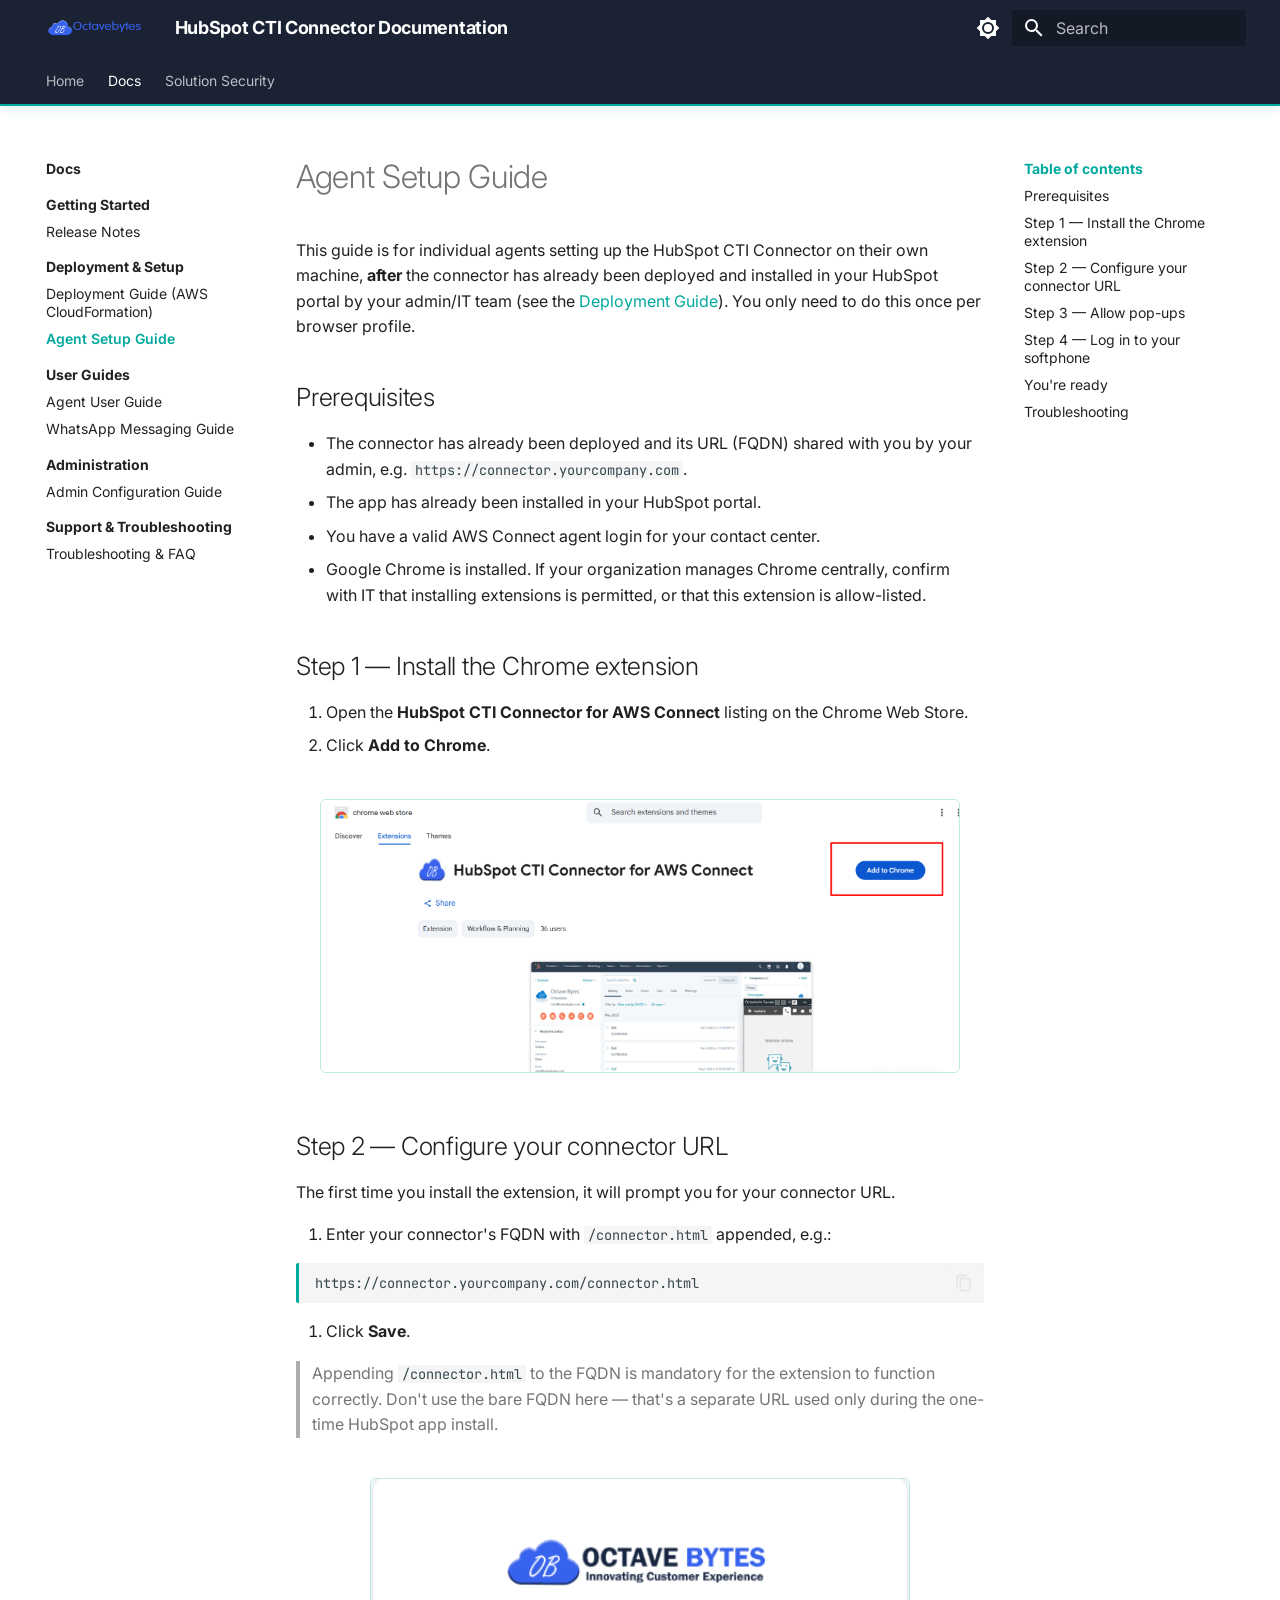
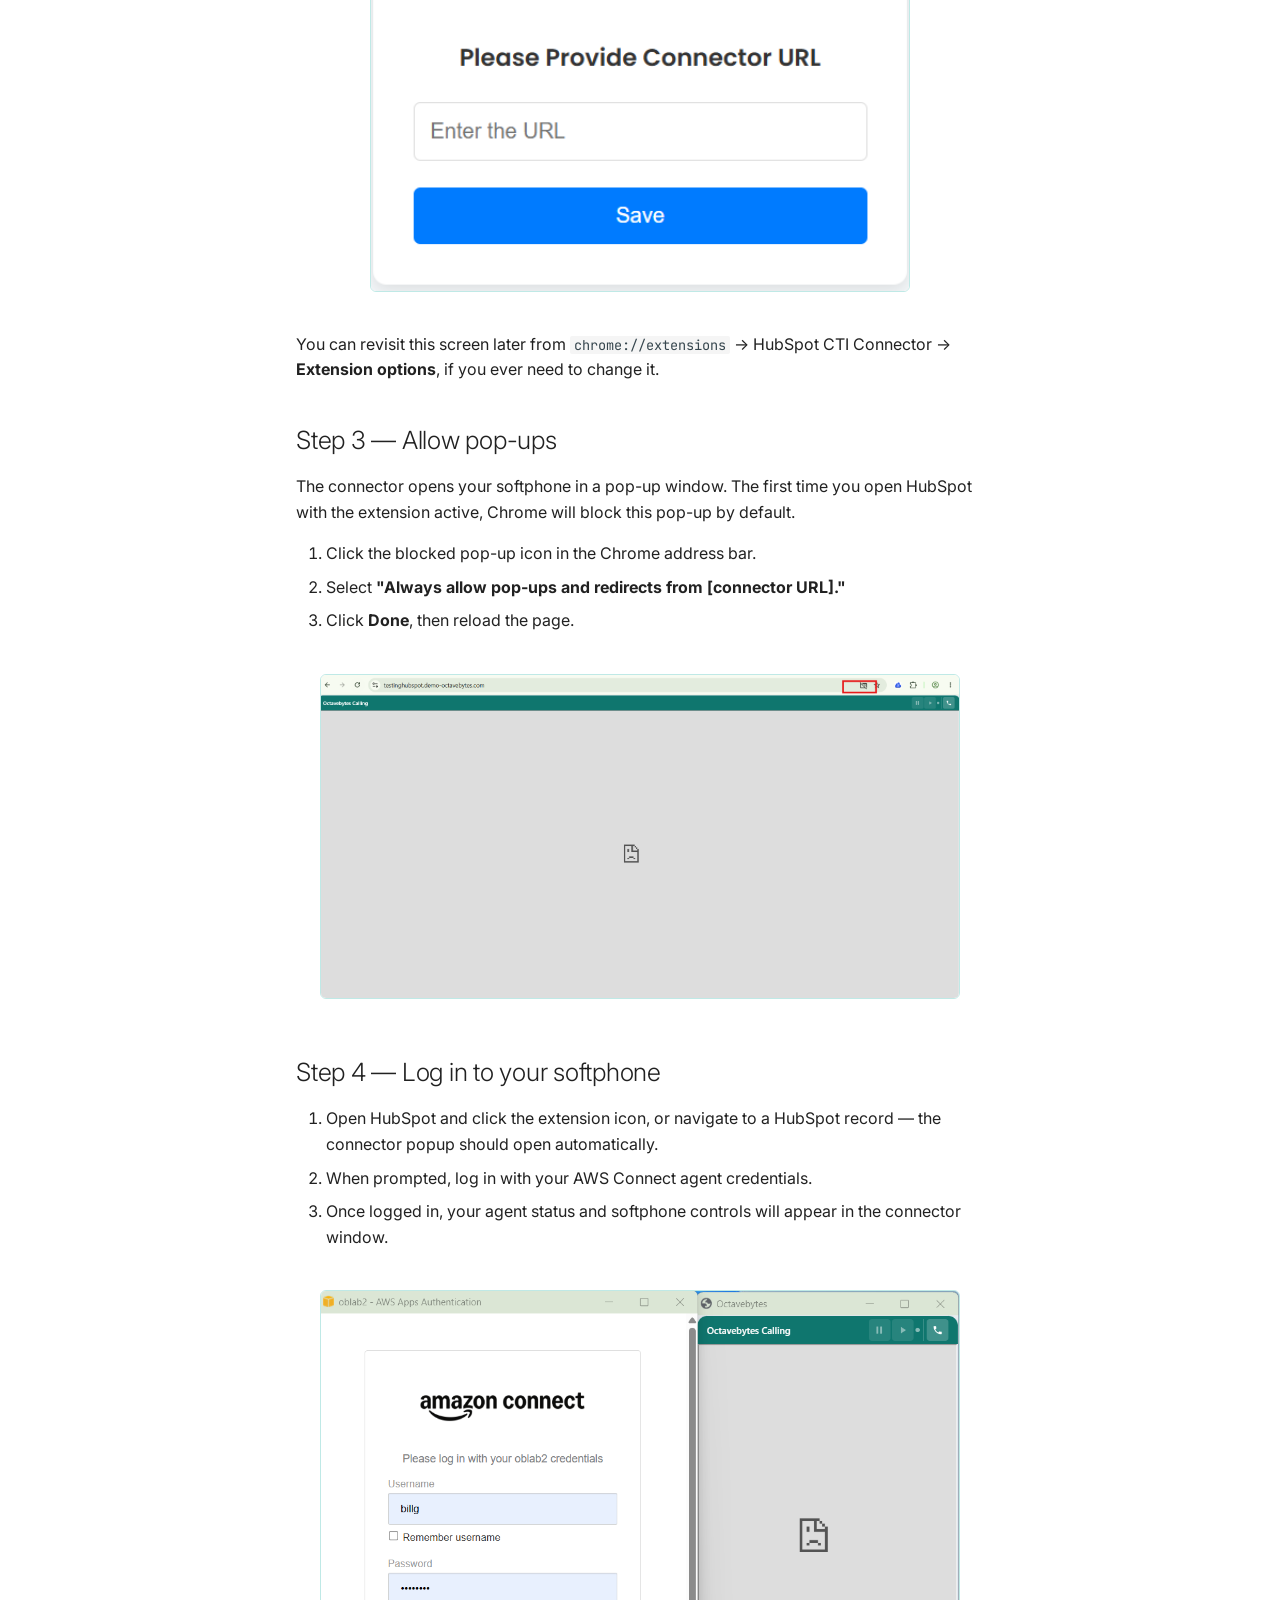
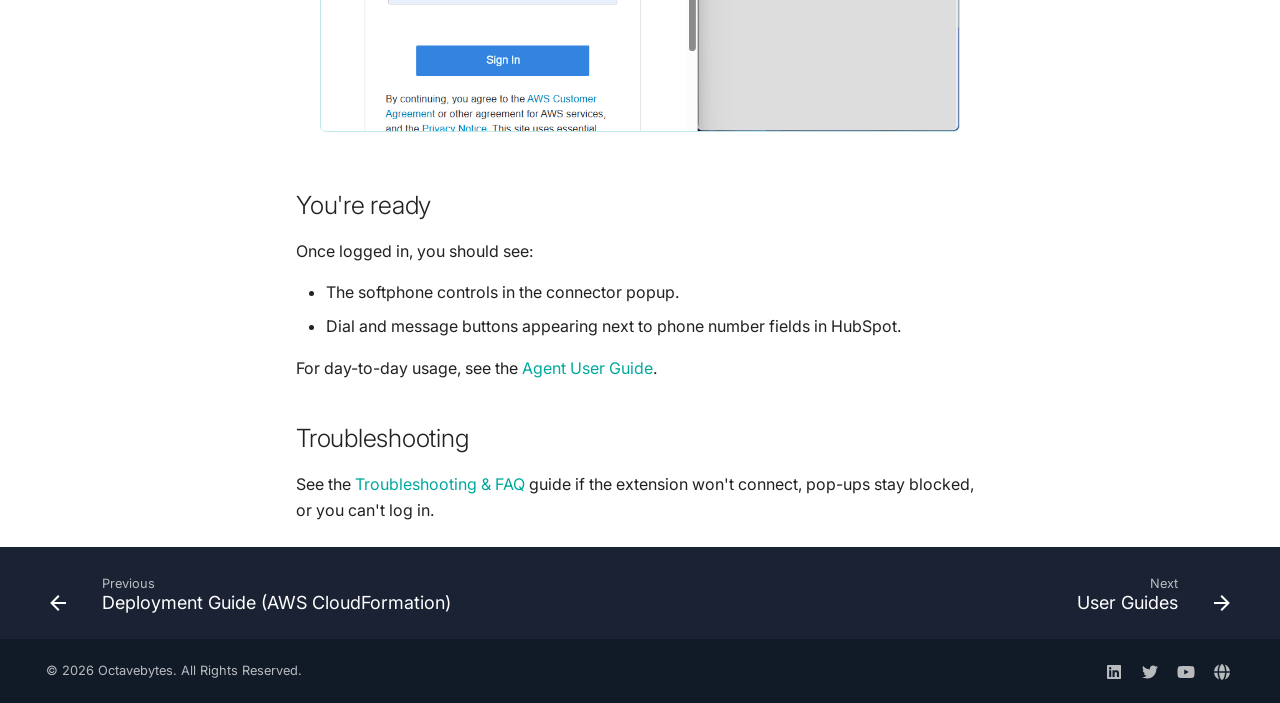
<file: deployment/agent-setup/index.html>
<!doctype html>
<html lang="en" class="no-js">
  <head>
    
      <meta charset="utf-8">
      <meta name="viewport" content="width=device-width,initial-scale=1">
      
        <meta name="description" content="AWS Connect + HubSpot CRM integration by Octavebytes">
      
      
        <meta name="author" content="Octavebytes">
      
      
        <link rel="canonical" href="https://octavebytes.github.io/Hubspot/deployment/agent-setup/">
      
      
        <link rel="prev" href="../deployment-guide/">
      
      
        <link rel="next" href="../../user-guides/">
      
      
        
      
      
      <link rel="icon" href="../../assets/logo.png">
      <meta name="generator" content="mkdocs-1.6.1, mkdocs-material-9.7.7">
    
    
      
        <title>Agent Setup Guide - HubSpot CTI Connector Documentation</title>
      
    
    
      <link rel="stylesheet" href="../../assets/stylesheets/main.ec1eaa64.min.css">
      
        
        <link rel="stylesheet" href="../../assets/stylesheets/palette.ab4e12ef.min.css">
      
      


    
    
      
    
    
      
        
        
        <link rel="preconnect" href="https://fonts.gstatic.com" crossorigin>
        <link rel="stylesheet" href="https://fonts.googleapis.com/css?family=Inter:300,300i,400,400i,700,700i%7CJetBrains+Mono:400,400i,700,700i&display=fallback">
        <style>:root{--md-text-font:"Inter";--md-code-font:"JetBrains Mono"}</style>
      
    
    
      <link rel="stylesheet" href="../../assets/stylesheets/extra.css">
    
    <script>__md_scope=new URL("../..",location),__md_hash=e=>[...e].reduce(((e,_)=>(e<<5)-e+_.charCodeAt(0)),0),__md_get=(e,_=localStorage,t=__md_scope)=>JSON.parse(_.getItem(t.pathname+"."+e)),__md_set=(e,_,t=localStorage,a=__md_scope)=>{try{t.setItem(a.pathname+"."+e,JSON.stringify(_))}catch(e){}}</script>
    
      

    
    
  </head>
  
  
    
    
      
    
    
    
    
    <body dir="ltr" data-md-color-scheme="default" data-md-color-primary="custom" data-md-color-accent="custom">
  
    
    <input class="md-toggle" data-md-toggle="drawer" type="checkbox" id="__drawer" autocomplete="off">
    <input class="md-toggle" data-md-toggle="search" type="checkbox" id="__search" autocomplete="off">
    <label class="md-overlay" for="__drawer"></label>
    <div data-md-component="skip">
      
        
        <a href="#agent-setup-guide" class="md-skip">
          Skip to content
        </a>
      
    </div>
    <div data-md-component="announce">
      
    </div>
    
    
      

  

<header class="md-header md-header--shadow md-header--lifted" data-md-component="header">
  <nav class="md-header__inner md-grid" aria-label="Header">
    <a href="../.." title="HubSpot CTI Connector Documentation" class="md-header__button md-logo" aria-label="HubSpot CTI Connector Documentation" data-md-component="logo">
      
  <img src="../../assets/logo.png" alt="logo">

    </a>
    <label class="md-header__button md-icon" for="__drawer">
      
      <svg xmlns="http://www.w3.org/2000/svg" viewBox="0 0 24 24"><path d="M3 6h18v2H3zm0 5h18v2H3zm0 5h18v2H3z"/></svg>
    </label>
    <div class="md-header__title" data-md-component="header-title">
      <div class="md-header__ellipsis">
        <div class="md-header__topic">
          <span class="md-ellipsis">
            HubSpot CTI Connector Documentation
          </span>
        </div>
        <div class="md-header__topic" data-md-component="header-topic">
          <span class="md-ellipsis">
            
              Agent Setup Guide
            
          </span>
        </div>
      </div>
    </div>
    
      
        <form class="md-header__option" data-md-component="palette">
  
    
    
    
    <input class="md-option" data-md-color-media="" data-md-color-scheme="default" data-md-color-primary="custom" data-md-color-accent="custom"  aria-label="Switch to dark mode"  type="radio" name="__palette" id="__palette_0">
    
      <label class="md-header__button md-icon" title="Switch to dark mode" for="__palette_1" hidden>
        <svg xmlns="http://www.w3.org/2000/svg" viewBox="0 0 24 24"><path d="M12 8a4 4 0 0 0-4 4 4 4 0 0 0 4 4 4 4 0 0 0 4-4 4 4 0 0 0-4-4m0 10a6 6 0 0 1-6-6 6 6 0 0 1 6-6 6 6 0 0 1 6 6 6 6 0 0 1-6 6m8-9.31V4h-4.69L12 .69 8.69 4H4v4.69L.69 12 4 15.31V20h4.69L12 23.31 15.31 20H20v-4.69L23.31 12z"/></svg>
      </label>
    
  
    
    
    
    <input class="md-option" data-md-color-media="" data-md-color-scheme="slate" data-md-color-primary="custom" data-md-color-accent="custom"  aria-label="Switch to light mode"  type="radio" name="__palette" id="__palette_1">
    
      <label class="md-header__button md-icon" title="Switch to light mode" for="__palette_0" hidden>
        <svg xmlns="http://www.w3.org/2000/svg" viewBox="0 0 24 24"><path d="M12 18c-.89 0-1.74-.2-2.5-.55C11.56 16.5 13 14.42 13 12s-1.44-4.5-3.5-5.45C10.26 6.2 11.11 6 12 6a6 6 0 0 1 6 6 6 6 0 0 1-6 6m8-9.31V4h-4.69L12 .69 8.69 4H4v4.69L.69 12 4 15.31V20h4.69L12 23.31 15.31 20H20v-4.69L23.31 12z"/></svg>
      </label>
    
  
</form>
      
    
    
      <script>var palette=__md_get("__palette");if(palette&&palette.color){if("(prefers-color-scheme)"===palette.color.media){var media=matchMedia("(prefers-color-scheme: light)"),input=document.querySelector(media.matches?"[data-md-color-media='(prefers-color-scheme: light)']":"[data-md-color-media='(prefers-color-scheme: dark)']");palette.color.media=input.getAttribute("data-md-color-media"),palette.color.scheme=input.getAttribute("data-md-color-scheme"),palette.color.primary=input.getAttribute("data-md-color-primary"),palette.color.accent=input.getAttribute("data-md-color-accent")}for(var[key,value]of Object.entries(palette.color))document.body.setAttribute("data-md-color-"+key,value)}</script>
    
    
    
      
      
        <label class="md-header__button md-icon" for="__search">
          
          <svg xmlns="http://www.w3.org/2000/svg" viewBox="0 0 24 24"><path d="M9.5 3A6.5 6.5 0 0 1 16 9.5c0 1.61-.59 3.09-1.56 4.23l.27.27h.79l5 5-1.5 1.5-5-5v-.79l-.27-.27A6.52 6.52 0 0 1 9.5 16 6.5 6.5 0 0 1 3 9.5 6.5 6.5 0 0 1 9.5 3m0 2C7 5 5 7 5 9.5S7 14 9.5 14 14 12 14 9.5 12 5 9.5 5"/></svg>
        </label>
        <div class="md-search" data-md-component="search" role="dialog">
  <label class="md-search__overlay" for="__search"></label>
  <div class="md-search__inner" role="search">
    <form class="md-search__form" name="search">
      <input type="text" class="md-search__input" name="query" aria-label="Search" placeholder="Search" autocapitalize="off" autocorrect="off" autocomplete="off" spellcheck="false" data-md-component="search-query" required>
      <label class="md-search__icon md-icon" for="__search">
        
        <svg xmlns="http://www.w3.org/2000/svg" viewBox="0 0 24 24"><path d="M9.5 3A6.5 6.5 0 0 1 16 9.5c0 1.61-.59 3.09-1.56 4.23l.27.27h.79l5 5-1.5 1.5-5-5v-.79l-.27-.27A6.52 6.52 0 0 1 9.5 16 6.5 6.5 0 0 1 3 9.5 6.5 6.5 0 0 1 9.5 3m0 2C7 5 5 7 5 9.5S7 14 9.5 14 14 12 14 9.5 12 5 9.5 5"/></svg>
        
        <svg xmlns="http://www.w3.org/2000/svg" viewBox="0 0 24 24"><path d="M20 11v2H8l5.5 5.5-1.42 1.42L4.16 12l7.92-7.92L13.5 5.5 8 11z"/></svg>
      </label>
      <nav class="md-search__options" aria-label="Search">
        
          <a href="javascript:void(0)" class="md-search__icon md-icon" title="Share" aria-label="Share" data-clipboard data-clipboard-text="" data-md-component="search-share" tabindex="-1">
            
            <svg xmlns="http://www.w3.org/2000/svg" viewBox="0 0 24 24"><path d="M18 16.08c-.76 0-1.44.3-1.96.77L8.91 12.7c.05-.23.09-.46.09-.7s-.04-.47-.09-.7l7.05-4.11c.54.5 1.25.81 2.04.81a3 3 0 0 0 3-3 3 3 0 0 0-3-3 3 3 0 0 0-3 3c0 .24.04.47.09.7L8.04 9.81C7.5 9.31 6.79 9 6 9a3 3 0 0 0-3 3 3 3 0 0 0 3 3c.79 0 1.5-.31 2.04-.81l7.12 4.15c-.05.21-.08.43-.08.66 0 1.61 1.31 2.91 2.92 2.91s2.92-1.3 2.92-2.91A2.92 2.92 0 0 0 18 16.08"/></svg>
          </a>
        
        <button type="reset" class="md-search__icon md-icon" title="Clear" aria-label="Clear" tabindex="-1">
          
          <svg xmlns="http://www.w3.org/2000/svg" viewBox="0 0 24 24"><path d="M19 6.41 17.59 5 12 10.59 6.41 5 5 6.41 10.59 12 5 17.59 6.41 19 12 13.41 17.59 19 19 17.59 13.41 12z"/></svg>
        </button>
      </nav>
      
        <div class="md-search__suggest" data-md-component="search-suggest"></div>
      
    </form>
    <div class="md-search__output">
      <div class="md-search__scrollwrap" tabindex="0" data-md-scrollfix>
        <div class="md-search-result" data-md-component="search-result">
          <div class="md-search-result__meta">
            Initializing search
          </div>
          <ol class="md-search-result__list" role="presentation"></ol>
        </div>
      </div>
    </div>
  </div>
</div>
      
    
    
  </nav>
  
    
      
<nav class="md-tabs" aria-label="Tabs" data-md-component="tabs">
  <div class="md-grid">
    <ul class="md-tabs__list">
      
        
  
  
  
  
    <li class="md-tabs__item">
      <a href="../.." class="md-tabs__link">
        
  
  
    
  
  Home

      </a>
    </li>
  

      
        
  
  
  
    
  
  
    
    
      
  
  
  
    
  
  
    
    
      <li class="md-tabs__item md-tabs__item--active">
        <a href="../../getting-started/" class="md-tabs__link">
          
  
  
    
  
  Docs

        </a>
      </li>
    
  

    
  

      
        
  
  
  
  
    <li class="md-tabs__item">
      <a href="../../security/" class="md-tabs__link">
        
  
  
    
  
  Solution Security

      </a>
    </li>
  

      
    </ul>
  </div>
</nav>
    
  
</header>
    
    <div class="md-container" data-md-component="container">
      
      
        
      
      <main class="md-main" data-md-component="main">
        <div class="md-main__inner md-grid">
          
            
              
              <div class="md-sidebar md-sidebar--primary" data-md-component="sidebar" data-md-type="navigation" >
                <div class="md-sidebar__scrollwrap">
                  <div class="md-sidebar__inner">
                    


  


<nav class="md-nav md-nav--primary md-nav--lifted" aria-label="Navigation" data-md-level="0">
  <label class="md-nav__title" for="__drawer">
    <a href="../.." title="HubSpot CTI Connector Documentation" class="md-nav__button md-logo" aria-label="HubSpot CTI Connector Documentation" data-md-component="logo">
      
  <img src="../../assets/logo.png" alt="logo">

    </a>
    HubSpot CTI Connector Documentation
  </label>
  
  <ul class="md-nav__list" data-md-scrollfix>
    
      
      
  
  
  
  
    <li class="md-nav__item">
      <a href="../.." class="md-nav__link">
        
  
  
  <span class="md-ellipsis">
    
  
    Home
  

    
  </span>
  
  

      </a>
    </li>
  

    
      
      
  
  
    
  
  
  
    
    
      
        
      
        
      
        
      
        
      
        
      
        
          
        
      
    
    
    
      
        
        
      
      
        
      
    
    
    <li class="md-nav__item md-nav__item--active md-nav__item--section md-nav__item--nested">
      
        
        
        <input class="md-nav__toggle md-toggle " type="checkbox" id="__nav_2" checked>
        
          
          <div class="md-nav__link md-nav__container">
            <a href="../../security/" class="md-nav__link ">
              
  
  
  <span class="md-ellipsis">
    
  
    Docs
  

    
  </span>
  
  

            </a>
            
              
              <label class="md-nav__link " for="__nav_2" id="__nav_2_label" tabindex="">
                <span class="md-nav__icon md-icon"></span>
              </label>
            
          </div>
        
        <nav class="md-nav" data-md-level="1" aria-labelledby="__nav_2_label" aria-expanded="true">
          <label class="md-nav__title" for="__nav_2">
            <span class="md-nav__icon md-icon"></span>
            
  
    Docs
  

          </label>
          <ul class="md-nav__list" data-md-scrollfix>
            
              
                
  
  
  
  
    
    
      
        
          
        
      
        
      
    
    
    
      
      
        
          
          
        
      
    
    
    <li class="md-nav__item md-nav__item--section md-nav__item--nested">
      
        
        
          
        
        <input class="md-nav__toggle md-toggle md-toggle--indeterminate" type="checkbox" id="__nav_2_1" >
        
          
          <div class="md-nav__link md-nav__container">
            <a href="../../getting-started/" class="md-nav__link ">
              
  
  
  <span class="md-ellipsis">
    
  
    Getting Started
  

    
  </span>
  
  

            </a>
            
              
              <label class="md-nav__link " for="__nav_2_1" id="__nav_2_1_label" tabindex="">
                <span class="md-nav__icon md-icon"></span>
              </label>
            
          </div>
        
        <nav class="md-nav" data-md-level="2" aria-labelledby="__nav_2_1_label" aria-expanded="false">
          <label class="md-nav__title" for="__nav_2_1">
            <span class="md-nav__icon md-icon"></span>
            
  
    Getting Started
  

          </label>
          <ul class="md-nav__list" data-md-scrollfix>
            
              
            
              
                
  
  
  
  
    <li class="md-nav__item">
      <a href="../../getting-started/release-notes/" class="md-nav__link">
        
  
  
  <span class="md-ellipsis">
    
  
    Release Notes
  

    
  </span>
  
  

      </a>
    </li>
  

              
            
          </ul>
        </nav>
      
    </li>
  

              
            
              
                
  
  
    
  
  
  
    
    
      
        
          
        
      
        
      
        
      
    
    
    
      
      
        
          
          
        
      
    
    
    <li class="md-nav__item md-nav__item--active md-nav__item--section md-nav__item--nested">
      
        
        
        <input class="md-nav__toggle md-toggle " type="checkbox" id="__nav_2_2" checked>
        
          
          <div class="md-nav__link md-nav__container">
            <a href="../" class="md-nav__link ">
              
  
  
  <span class="md-ellipsis">
    
  
    Deployment & Setup
  

    
  </span>
  
  

            </a>
            
              
              <label class="md-nav__link " for="__nav_2_2" id="__nav_2_2_label" tabindex="">
                <span class="md-nav__icon md-icon"></span>
              </label>
            
          </div>
        
        <nav class="md-nav" data-md-level="2" aria-labelledby="__nav_2_2_label" aria-expanded="true">
          <label class="md-nav__title" for="__nav_2_2">
            <span class="md-nav__icon md-icon"></span>
            
  
    Deployment & Setup
  

          </label>
          <ul class="md-nav__list" data-md-scrollfix>
            
              
            
              
                
  
  
  
  
    <li class="md-nav__item">
      <a href="../deployment-guide/" class="md-nav__link">
        
  
  
  <span class="md-ellipsis">
    
  
    Deployment Guide (AWS CloudFormation)
  

    
  </span>
  
  

      </a>
    </li>
  

              
            
              
                
  
  
    
  
  
  
    <li class="md-nav__item md-nav__item--active">
      
      <input class="md-nav__toggle md-toggle" type="checkbox" id="__toc">
      
      
        
      
      
        <label class="md-nav__link md-nav__link--active" for="__toc">
          
  
  
  <span class="md-ellipsis">
    
  
    Agent Setup Guide
  

    
  </span>
  
  

          <span class="md-nav__icon md-icon"></span>
        </label>
      
      <a href="./" class="md-nav__link md-nav__link--active">
        
  
  
  <span class="md-ellipsis">
    
  
    Agent Setup Guide
  

    
  </span>
  
  

      </a>
      
        

<nav class="md-nav md-nav--secondary" aria-label="Table of contents">
  
  
  
    
  
  
    <label class="md-nav__title" for="__toc">
      <span class="md-nav__icon md-icon"></span>
      Table of contents
    </label>
    <ul class="md-nav__list" data-md-component="toc" data-md-scrollfix>
      
        <li class="md-nav__item">
  <a href="#prerequisites" class="md-nav__link">
    <span class="md-ellipsis">
      
        Prerequisites
      
    </span>
  </a>
  
</li>
      
        <li class="md-nav__item">
  <a href="#step-1-install-the-chrome-extension" class="md-nav__link">
    <span class="md-ellipsis">
      
        Step 1 — Install the Chrome extension
      
    </span>
  </a>
  
</li>
      
        <li class="md-nav__item">
  <a href="#step-2-configure-your-connector-url" class="md-nav__link">
    <span class="md-ellipsis">
      
        Step 2 — Configure your connector URL
      
    </span>
  </a>
  
</li>
      
        <li class="md-nav__item">
  <a href="#step-3-allow-pop-ups" class="md-nav__link">
    <span class="md-ellipsis">
      
        Step 3 — Allow pop-ups
      
    </span>
  </a>
  
</li>
      
        <li class="md-nav__item">
  <a href="#step-4-log-in-to-your-softphone" class="md-nav__link">
    <span class="md-ellipsis">
      
        Step 4 — Log in to your softphone
      
    </span>
  </a>
  
</li>
      
        <li class="md-nav__item">
  <a href="#youre-ready" class="md-nav__link">
    <span class="md-ellipsis">
      
        You're ready
      
    </span>
  </a>
  
</li>
      
        <li class="md-nav__item">
  <a href="#troubleshooting" class="md-nav__link">
    <span class="md-ellipsis">
      
        Troubleshooting
      
    </span>
  </a>
  
</li>
      
    </ul>
  
</nav>
      
    </li>
  

              
            
          </ul>
        </nav>
      
    </li>
  

              
            
              
                
  
  
  
  
    
    
      
        
          
        
      
        
      
        
      
    
    
    
      
      
        
          
          
        
      
    
    
    <li class="md-nav__item md-nav__item--section md-nav__item--nested">
      
        
        
          
        
        <input class="md-nav__toggle md-toggle md-toggle--indeterminate" type="checkbox" id="__nav_2_3" >
        
          
          <div class="md-nav__link md-nav__container">
            <a href="../../user-guides/" class="md-nav__link ">
              
  
  
  <span class="md-ellipsis">
    
  
    User Guides
  

    
  </span>
  
  

            </a>
            
              
              <label class="md-nav__link " for="__nav_2_3" id="__nav_2_3_label" tabindex="">
                <span class="md-nav__icon md-icon"></span>
              </label>
            
          </div>
        
        <nav class="md-nav" data-md-level="2" aria-labelledby="__nav_2_3_label" aria-expanded="false">
          <label class="md-nav__title" for="__nav_2_3">
            <span class="md-nav__icon md-icon"></span>
            
  
    User Guides
  

          </label>
          <ul class="md-nav__list" data-md-scrollfix>
            
              
            
              
                
  
  
  
  
    <li class="md-nav__item">
      <a href="../../user-guides/agent-guide/" class="md-nav__link">
        
  
  
  <span class="md-ellipsis">
    
  
    Agent User Guide
  

    
  </span>
  
  

      </a>
    </li>
  

              
            
              
                
  
  
  
  
    <li class="md-nav__item">
      <a href="../../user-guides/whatsapp-messaging/" class="md-nav__link">
        
  
  
  <span class="md-ellipsis">
    
  
    WhatsApp Messaging Guide
  

    
  </span>
  
  

      </a>
    </li>
  

              
            
          </ul>
        </nav>
      
    </li>
  

              
            
              
                
  
  
  
  
    
    
      
        
          
        
      
        
      
    
    
    
      
      
        
          
          
        
      
    
    
    <li class="md-nav__item md-nav__item--section md-nav__item--nested">
      
        
        
          
        
        <input class="md-nav__toggle md-toggle md-toggle--indeterminate" type="checkbox" id="__nav_2_4" >
        
          
          <div class="md-nav__link md-nav__container">
            <a href="../../admin/" class="md-nav__link ">
              
  
  
  <span class="md-ellipsis">
    
  
    Administration
  

    
  </span>
  
  

            </a>
            
              
              <label class="md-nav__link " for="__nav_2_4" id="__nav_2_4_label" tabindex="">
                <span class="md-nav__icon md-icon"></span>
              </label>
            
          </div>
        
        <nav class="md-nav" data-md-level="2" aria-labelledby="__nav_2_4_label" aria-expanded="false">
          <label class="md-nav__title" for="__nav_2_4">
            <span class="md-nav__icon md-icon"></span>
            
  
    Administration
  

          </label>
          <ul class="md-nav__list" data-md-scrollfix>
            
              
            
              
                
  
  
  
  
    <li class="md-nav__item">
      <a href="../../admin/configuration-guide/" class="md-nav__link">
        
  
  
  <span class="md-ellipsis">
    
  
    Admin Configuration Guide
  

    
  </span>
  
  

      </a>
    </li>
  

              
            
          </ul>
        </nav>
      
    </li>
  

              
            
              
                
  
  
  
  
    
    
      
        
          
        
      
        
      
    
    
    
      
      
        
          
          
        
      
    
    
    <li class="md-nav__item md-nav__item--section md-nav__item--nested">
      
        
        
          
        
        <input class="md-nav__toggle md-toggle md-toggle--indeterminate" type="checkbox" id="__nav_2_5" >
        
          
          <div class="md-nav__link md-nav__container">
            <a href="../../support/" class="md-nav__link ">
              
  
  
  <span class="md-ellipsis">
    
  
    Support & Troubleshooting
  

    
  </span>
  
  

            </a>
            
              
              <label class="md-nav__link " for="__nav_2_5" id="__nav_2_5_label" tabindex="">
                <span class="md-nav__icon md-icon"></span>
              </label>
            
          </div>
        
        <nav class="md-nav" data-md-level="2" aria-labelledby="__nav_2_5_label" aria-expanded="false">
          <label class="md-nav__title" for="__nav_2_5">
            <span class="md-nav__icon md-icon"></span>
            
  
    Support & Troubleshooting
  

          </label>
          <ul class="md-nav__list" data-md-scrollfix>
            
              
            
              
                
  
  
  
  
    <li class="md-nav__item">
      <a href="../../support/troubleshooting/" class="md-nav__link">
        
  
  
  <span class="md-ellipsis">
    
  
    Troubleshooting & FAQ
  

    
  </span>
  
  

      </a>
    </li>
  

              
            
          </ul>
        </nav>
      
    </li>
  

              
            
              
            
          </ul>
        </nav>
      
    </li>
  

    
      
      
  
  
  
  
    <li class="md-nav__item">
      <a href="../../security/" class="md-nav__link">
        
  
  
  <span class="md-ellipsis">
    
  
    Solution Security
  

    
  </span>
  
  

      </a>
    </li>
  

    
  </ul>
</nav>
                  </div>
                </div>
              </div>
            
            
              
              <div class="md-sidebar md-sidebar--secondary" data-md-component="sidebar" data-md-type="toc" >
                <div class="md-sidebar__scrollwrap">
                  <div class="md-sidebar__inner">
                    

<nav class="md-nav md-nav--secondary" aria-label="Table of contents">
  
  
  
    
  
  
    <label class="md-nav__title" for="__toc">
      <span class="md-nav__icon md-icon"></span>
      Table of contents
    </label>
    <ul class="md-nav__list" data-md-component="toc" data-md-scrollfix>
      
        <li class="md-nav__item">
  <a href="#prerequisites" class="md-nav__link">
    <span class="md-ellipsis">
      
        Prerequisites
      
    </span>
  </a>
  
</li>
      
        <li class="md-nav__item">
  <a href="#step-1-install-the-chrome-extension" class="md-nav__link">
    <span class="md-ellipsis">
      
        Step 1 — Install the Chrome extension
      
    </span>
  </a>
  
</li>
      
        <li class="md-nav__item">
  <a href="#step-2-configure-your-connector-url" class="md-nav__link">
    <span class="md-ellipsis">
      
        Step 2 — Configure your connector URL
      
    </span>
  </a>
  
</li>
      
        <li class="md-nav__item">
  <a href="#step-3-allow-pop-ups" class="md-nav__link">
    <span class="md-ellipsis">
      
        Step 3 — Allow pop-ups
      
    </span>
  </a>
  
</li>
      
        <li class="md-nav__item">
  <a href="#step-4-log-in-to-your-softphone" class="md-nav__link">
    <span class="md-ellipsis">
      
        Step 4 — Log in to your softphone
      
    </span>
  </a>
  
</li>
      
        <li class="md-nav__item">
  <a href="#youre-ready" class="md-nav__link">
    <span class="md-ellipsis">
      
        You're ready
      
    </span>
  </a>
  
</li>
      
        <li class="md-nav__item">
  <a href="#troubleshooting" class="md-nav__link">
    <span class="md-ellipsis">
      
        Troubleshooting
      
    </span>
  </a>
  
</li>
      
    </ul>
  
</nav>
                  </div>
                </div>
              </div>
            
          
          
            <div class="md-content" data-md-component="content">
              
              <article class="md-content__inner md-typeset">
                
                  



<h1 id="agent-setup-guide">Agent Setup Guide<a class="headerlink" href="#agent-setup-guide" title="Permanent link">&para;</a></h1>
<p>This guide is for individual agents setting up the HubSpot CTI Connector on their own machine, <strong>after</strong> the connector has already been deployed and installed in your HubSpot portal by your admin/IT team (see the <a href="../deployment-guide/">Deployment Guide</a>). You only need to do this once per browser profile.</p>
<h2 id="prerequisites">Prerequisites<a class="headerlink" href="#prerequisites" title="Permanent link">&para;</a></h2>
<ul>
<li>The connector has already been deployed and its URL (FQDN) shared with you by your admin, e.g. <code>https://connector.yourcompany.com</code>.</li>
<li>The app has already been installed in your HubSpot portal.</li>
<li>You have a valid AWS Connect agent login for your contact center.</li>
<li>Google Chrome is installed. If your organization manages Chrome centrally, confirm with IT that installing extensions is permitted, or that this extension is allow-listed.</li>
</ul>
<h2 id="step-1-install-the-chrome-extension">Step 1 — Install the Chrome extension<a class="headerlink" href="#step-1-install-the-chrome-extension" title="Permanent link">&para;</a></h2>
<ol>
<li>Open the <strong>HubSpot CTI Connector for AWS Connect</strong> listing on the Chrome Web Store.</li>
<li>Click <strong>Add to Chrome</strong>.</li>
</ol>
<figure class="doc-figure">
<p><img alt="HubSpot CTI Connector extension listing on the Chrome Web Store" src="../../assets/deployment-guide/figure-24-extension.png" width="640" /></p>
</figure>
<h2 id="step-2-configure-your-connector-url">Step 2 — Configure your connector URL<a class="headerlink" href="#step-2-configure-your-connector-url" title="Permanent link">&para;</a></h2>
<p>The first time you install the extension, it will prompt you for your connector URL.</p>
<ol>
<li>Enter your connector's FQDN with <code>/connector.html</code> appended, e.g.:</li>
</ol>
<div class="highlight"><pre><span></span><code><a id="__codelineno-0-1" name="__codelineno-0-1" href="#__codelineno-0-1"></a>https://connector.yourcompany.com/connector.html
</code></pre></div>
<ol>
<li>Click <strong>Save</strong>.</li>
</ol>
<blockquote>
<p>Appending <code>/connector.html</code> to the FQDN is mandatory for the extension to function correctly. Don't use the bare FQDN here — that's a separate URL used only during the one-time HubSpot app install.</p>
</blockquote>
<figure class="doc-figure">
<p><img alt="Entering the connector URL in the extension options screen" src="../../assets/deployment-guide/figure-8-Configure%20your%20connector%20URL.png" width="540" /></p>
</figure>
<p>You can revisit this screen later from <code>chrome://extensions</code> → HubSpot CTI Connector → <strong>Extension options</strong>, if you ever need to change it.</p>
<h2 id="step-3-allow-pop-ups">Step 3 — Allow pop-ups<a class="headerlink" href="#step-3-allow-pop-ups" title="Permanent link">&para;</a></h2>
<p>The connector opens your softphone in a pop-up window. The first time you open HubSpot with the extension active, Chrome will block this pop-up by default.</p>
<ol>
<li>Click the blocked pop-up icon in the Chrome address bar.</li>
<li>Select <strong>"Always allow pop-ups and redirects from [connector URL]."</strong></li>
<li>Click <strong>Done</strong>, then reload the page.</li>
</ol>
<figure class="doc-figure">
<p><img alt="Allowing pop-ups for the connector URL in Chrome" src="../../assets/deployment-guide/figure-6-allow-popups.png" width="640" /></p>
</figure>
<h2 id="step-4-log-in-to-your-softphone">Step 4 — Log in to your softphone<a class="headerlink" href="#step-4-log-in-to-your-softphone" title="Permanent link">&para;</a></h2>
<ol>
<li>Open HubSpot and click the extension icon, or navigate to a HubSpot record — the connector popup should open automatically.</li>
<li>When prompted, log in with your AWS Connect agent credentials.</li>
<li>Once logged in, your agent status and softphone controls will appear in the connector window.</li>
</ol>
<figure class="doc-figure">
<p><img alt="AWS Connect CCP login screen in the connector popup" src="../../assets/deployment-guide/figure-9.png" width="640" /></p>
</figure>
<h2 id="youre-ready">You're ready<a class="headerlink" href="#youre-ready" title="Permanent link">&para;</a></h2>
<p>Once logged in, you should see:</p>
<ul>
<li>The softphone controls in the connector popup.</li>
<li>Dial and message buttons appearing next to phone number fields in HubSpot.</li>
</ul>
<p>For day-to-day usage, see the <a href="../../user-guides/agent-guide/">Agent User Guide</a>.</p>
<h2 id="troubleshooting">Troubleshooting<a class="headerlink" href="#troubleshooting" title="Permanent link">&para;</a></h2>
<p>See the <a href="../../support/troubleshooting/">Troubleshooting &amp; FAQ</a> guide if the extension won't connect, pop-ups stay blocked, or you can't log in.</p>












                
              </article>
            </div>
          
          
<script>var target=document.getElementById(location.hash.slice(1));target&&target.name&&(target.checked=target.name.startsWith("__tabbed_"))</script>
        </div>
        
          <button type="button" class="md-top md-icon" data-md-component="top" hidden>
  
  <svg xmlns="http://www.w3.org/2000/svg" viewBox="0 0 24 24"><path d="M13 20h-2V8l-5.5 5.5-1.42-1.42L12 4.16l7.92 7.92-1.42 1.42L13 8z"/></svg>
  Back to top
</button>
        
      </main>
      
        <footer class="md-footer">
  
    
      
      <nav class="md-footer__inner md-grid" aria-label="Footer" >
        
          
          <a href="../deployment-guide/" class="md-footer__link md-footer__link--prev" aria-label="Previous: Deployment Guide (AWS CloudFormation)">
            <div class="md-footer__button md-icon">
              
              <svg xmlns="http://www.w3.org/2000/svg" viewBox="0 0 24 24"><path d="M20 11v2H8l5.5 5.5-1.42 1.42L4.16 12l7.92-7.92L13.5 5.5 8 11z"/></svg>
            </div>
            <div class="md-footer__title">
              <span class="md-footer__direction">
                Previous
              </span>
              <div class="md-ellipsis">
                Deployment Guide (AWS CloudFormation)
              </div>
            </div>
          </a>
        
        
          
          <a href="../../user-guides/" class="md-footer__link md-footer__link--next" aria-label="Next: User Guides">
            <div class="md-footer__title">
              <span class="md-footer__direction">
                Next
              </span>
              <div class="md-ellipsis">
                User Guides
              </div>
            </div>
            <div class="md-footer__button md-icon">
              
              <svg xmlns="http://www.w3.org/2000/svg" viewBox="0 0 24 24"><path d="M4 11v2h12l-5.5 5.5 1.42 1.42L19.84 12l-7.92-7.92L10.5 5.5 16 11z"/></svg>
            </div>
          </a>
        
      </nav>
    
  
  <div class="md-footer-meta md-typeset">
    <div class="md-footer-meta__inner md-grid">
      <div class="md-copyright">
  
    <div class="md-copyright__highlight">
      © 2026 Octavebytes. All Rights Reserved.
    </div>
  
  
</div>
      
        
<div class="md-social">
  
    
    
    
    
      
      
    
    <a href="https://www.linkedin.com/company/octavebytes/" target="_blank" rel="noopener" title="www.linkedin.com" class="md-social__link">
      <svg xmlns="http://www.w3.org/2000/svg" viewBox="0 0 448 512"><!--! Font Awesome Free 7.1.0 by @fontawesome - https://fontawesome.com License - https://fontawesome.com/license/free (Icons: CC BY 4.0, Fonts: SIL OFL 1.1, Code: MIT License) Copyright 2025 Fonticons, Inc.--><path d="M416 32H31.9C14.3 32 0 46.5 0 64.3v383.4C0 465.5 14.3 480 31.9 480H416c17.6 0 32-14.5 32-32.3V64.3c0-17.8-14.4-32.3-32-32.3M135.4 416H69V202.2h66.5V416zM102.2 96a38.5 38.5 0 1 1 0 77 38.5 38.5 0 1 1 0-77m282.1 320h-66.4V312c0-24.8-.5-56.7-34.5-56.7-34.6 0-39.9 27-39.9 54.9V416h-66.4V202.2h63.7v29.2h.9c8.9-16.8 30.6-34.5 62.9-34.5 67.2 0 79.7 44.3 79.7 101.9z"/></svg>
    </a>
  
    
    
    
    
      
      
    
    <a href="https://twitter.com/octavebytes" target="_blank" rel="noopener" title="twitter.com" class="md-social__link">
      <svg xmlns="http://www.w3.org/2000/svg" viewBox="0 0 512 512"><!--! Font Awesome Free 7.1.0 by @fontawesome - https://fontawesome.com License - https://fontawesome.com/license/free (Icons: CC BY 4.0, Fonts: SIL OFL 1.1, Code: MIT License) Copyright 2025 Fonticons, Inc.--><path d="M459.4 151.7c.3 4.5.3 9.1.3 13.6 0 138.7-105.6 298.6-298.6 298.6-59.5 0-114.7-17.2-161.1-47.1 8.4 1 16.6 1.3 25.3 1.3 49.1 0 94.2-16.6 130.3-44.8-46.1-1-84.8-31.2-98.1-72.8 6.5 1 13 1.6 19.8 1.6 9.4 0 18.8-1.3 27.6-3.6-48.1-9.7-84.1-52-84.1-103v-1.3c14 7.8 30.2 12.7 47.4 13.3-28.3-18.8-46.8-51-46.8-87.4 0-19.5 5.2-37.4 14.3-53C87.4 130.8 165 172.4 252.1 176.9c-1.6-7.8-2.6-15.9-2.6-24C249.5 95.1 296.3 48 354.4 48c30.2 0 57.5 12.7 76.7 33.1 23.7-4.5 46.5-13.3 66.6-25.3-7.8 24.4-24.4 44.8-46.1 57.8 21.1-2.3 41.6-8.1 60.4-16.2-14.3 20.8-32.2 39.3-52.6 54.3"/></svg>
    </a>
  
    
    
    
    
      
      
    
    <a href="https://www.youtube.com/channel/UCA0Le6ELahBzAf-I7jOBuRQ" target="_blank" rel="noopener" title="www.youtube.com" class="md-social__link">
      <svg xmlns="http://www.w3.org/2000/svg" viewBox="0 0 576 512"><!--! Font Awesome Free 7.1.0 by @fontawesome - https://fontawesome.com License - https://fontawesome.com/license/free (Icons: CC BY 4.0, Fonts: SIL OFL 1.1, Code: MIT License) Copyright 2025 Fonticons, Inc.--><path d="M549.7 124.1c-6.2-23.7-24.8-42.3-48.3-48.6C458.9 64 288.1 64 288.1 64S117.3 64 74.7 75.5c-23.5 6.3-42 24.9-48.3 48.6C15 167 15 256.4 15 256.4s0 89.4 11.4 132.3c6.3 23.6 24.8 41.5 48.3 47.8C117.3 448 288.1 448 288.1 448s170.8 0 213.4-11.5c23.5-6.3 42-24.2 48.3-47.8 11.4-42.9 11.4-132.3 11.4-132.3s0-89.4-11.4-132.3zM232.2 337.6V175.2l142.7 81.2z"/></svg>
    </a>
  
    
    
    
    
      
      
    
    <a href="https://octavebytes.com" target="_blank" rel="noopener" title="octavebytes.com" class="md-social__link">
      <svg xmlns="http://www.w3.org/2000/svg" viewBox="0 0 512 512"><!--! Font Awesome Free 7.1.0 by @fontawesome - https://fontawesome.com License - https://fontawesome.com/license/free (Icons: CC BY 4.0, Fonts: SIL OFL 1.1, Code: MIT License) Copyright 2025 Fonticons, Inc.--><path d="M351.9 280H161c2.9 64.5 17.2 123.9 37.5 167.4 11.4 24.5 23.7 41.8 35.1 52.4 11.2 10.5 18.9 12.2 22.9 12.2s11.7-1.7 22.9-12.2c11.4-10.6 23.7-28 35.1-52.4 20.3-43.5 34.6-102.9 37.5-167.4zm-191-48h190.9c-2.8-64.5-17.1-123.9-37.4-167.4-11.4-24.4-23.7-41.8-35.1-52.4C268.1 1.7 260.4 0 256.4 0s-11.7 1.7-22.9 12.2c-11.4 10.6-23.7 28-35.1 52.4-20.3 43.5-34.6 102.9-37.5 167.4m-48 0c3.5-85.6 25.6-165.1 57.9-217.3C78.7 47.3 10.9 131.2 1.5 232zM1.5 280c9.4 100.8 77.2 184.7 169.3 217.3-32.3-52.2-54.4-131.7-57.9-217.3zm398.4 0c-3.5 85.6-25.6 165.1-57.9 217.3 92.1-32.7 159.9-116.5 169.3-217.3zm111.4-48C501.9 131.2 434.1 47.3 342 14.7c32.3 52.2 54.4 131.7 57.9 217.3z"/></svg>
    </a>
  
</div>
      
    </div>
  </div>
</footer>
      
    </div>
    <div class="md-dialog" data-md-component="dialog">
      <div class="md-dialog__inner md-typeset"></div>
    </div>
    
    
    
      
      
      <script id="__config" type="application/json">{"annotate": null, "base": "../..", "features": ["navigation.tabs", "navigation.tabs.sticky", "navigation.sections", "navigation.expand", "navigation.top", "navigation.footer", "navigation.indexes", "search.highlight", "search.suggest", "search.share", "content.code.copy", "content.code.annotate", "toc.follow"], "search": "../../assets/javascripts/workers/search.2c215733.min.js", "tags": null, "translations": {"clipboard.copied": "Copied to clipboard", "clipboard.copy": "Copy to clipboard", "search.result.more.one": "1 more on this page", "search.result.more.other": "# more on this page", "search.result.none": "No matching documents", "search.result.one": "1 matching document", "search.result.other": "# matching documents", "search.result.placeholder": "Type to start searching", "search.result.term.missing": "Missing", "select.version": "Select version"}, "version": null}</script>
    
    
      <script src="../../assets/javascripts/bundle.d7400e89.min.js"></script>
      
    
  </body>
</html>
</file>
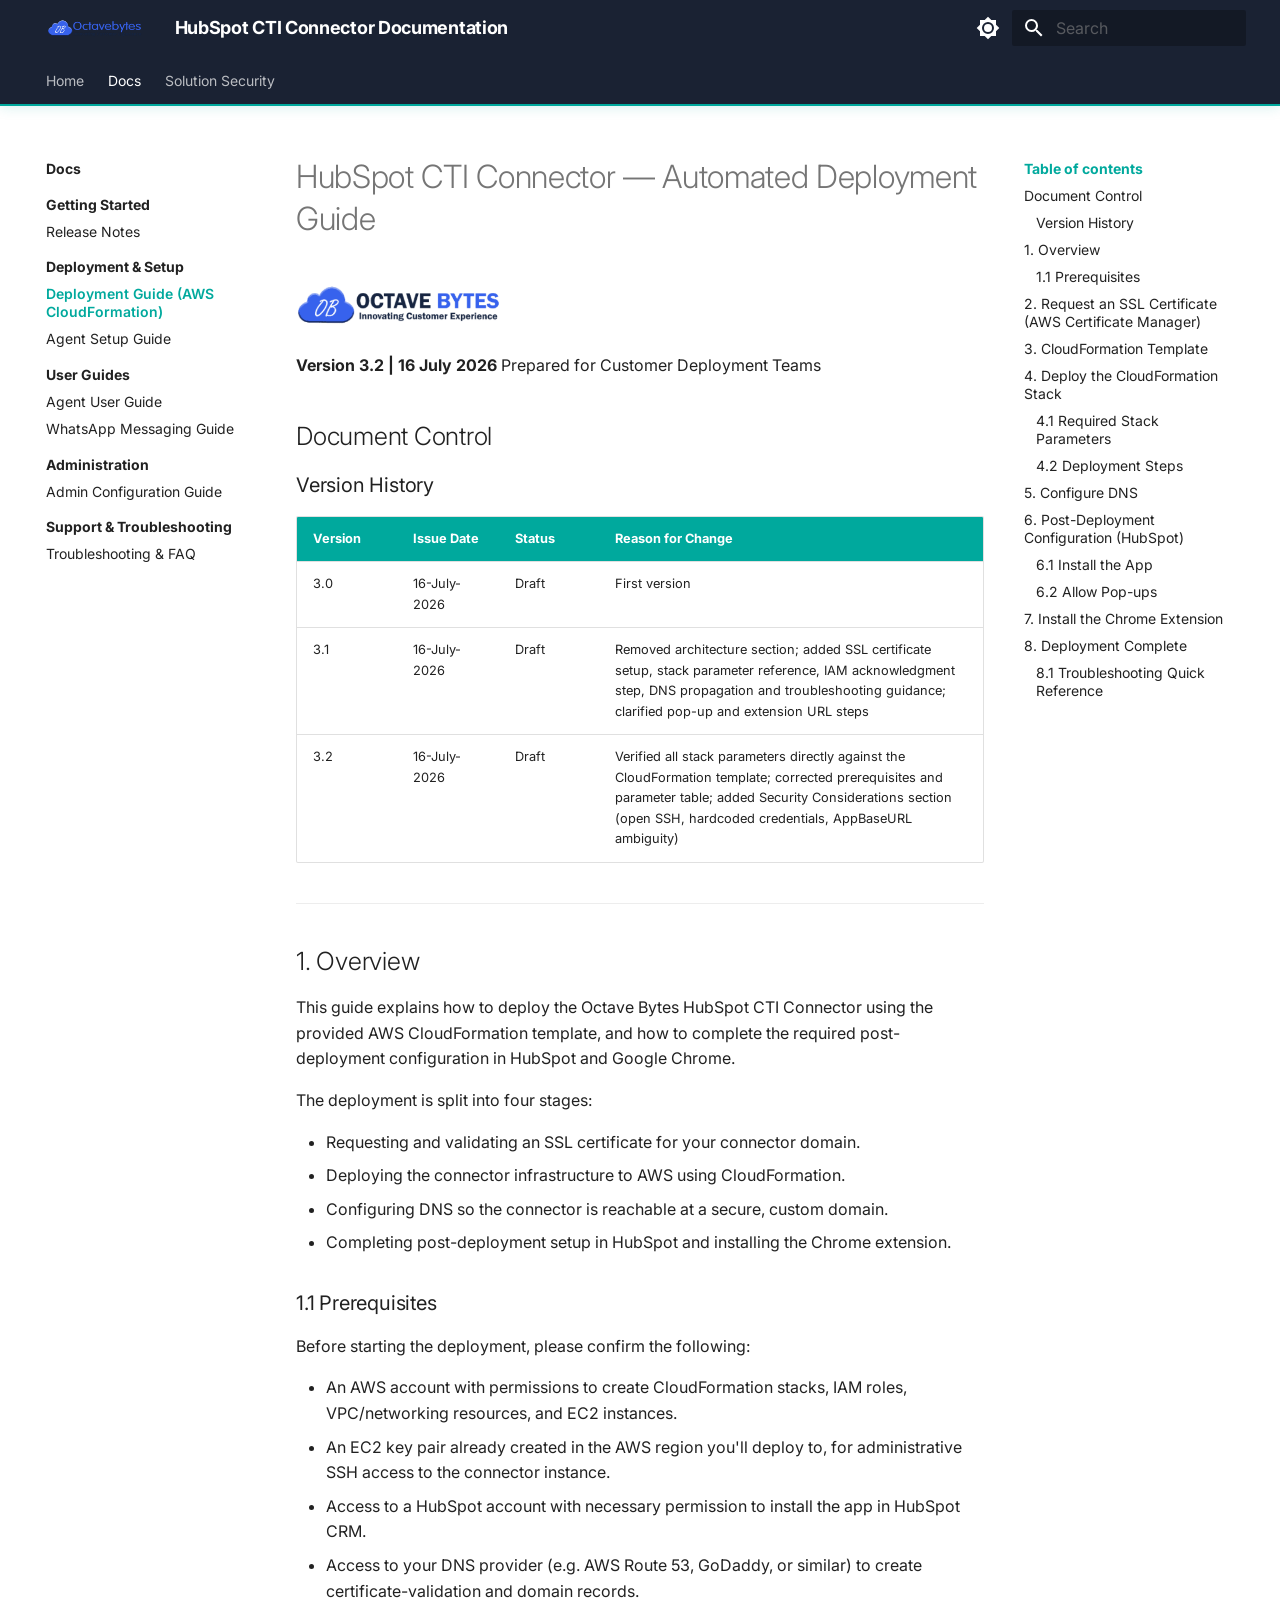
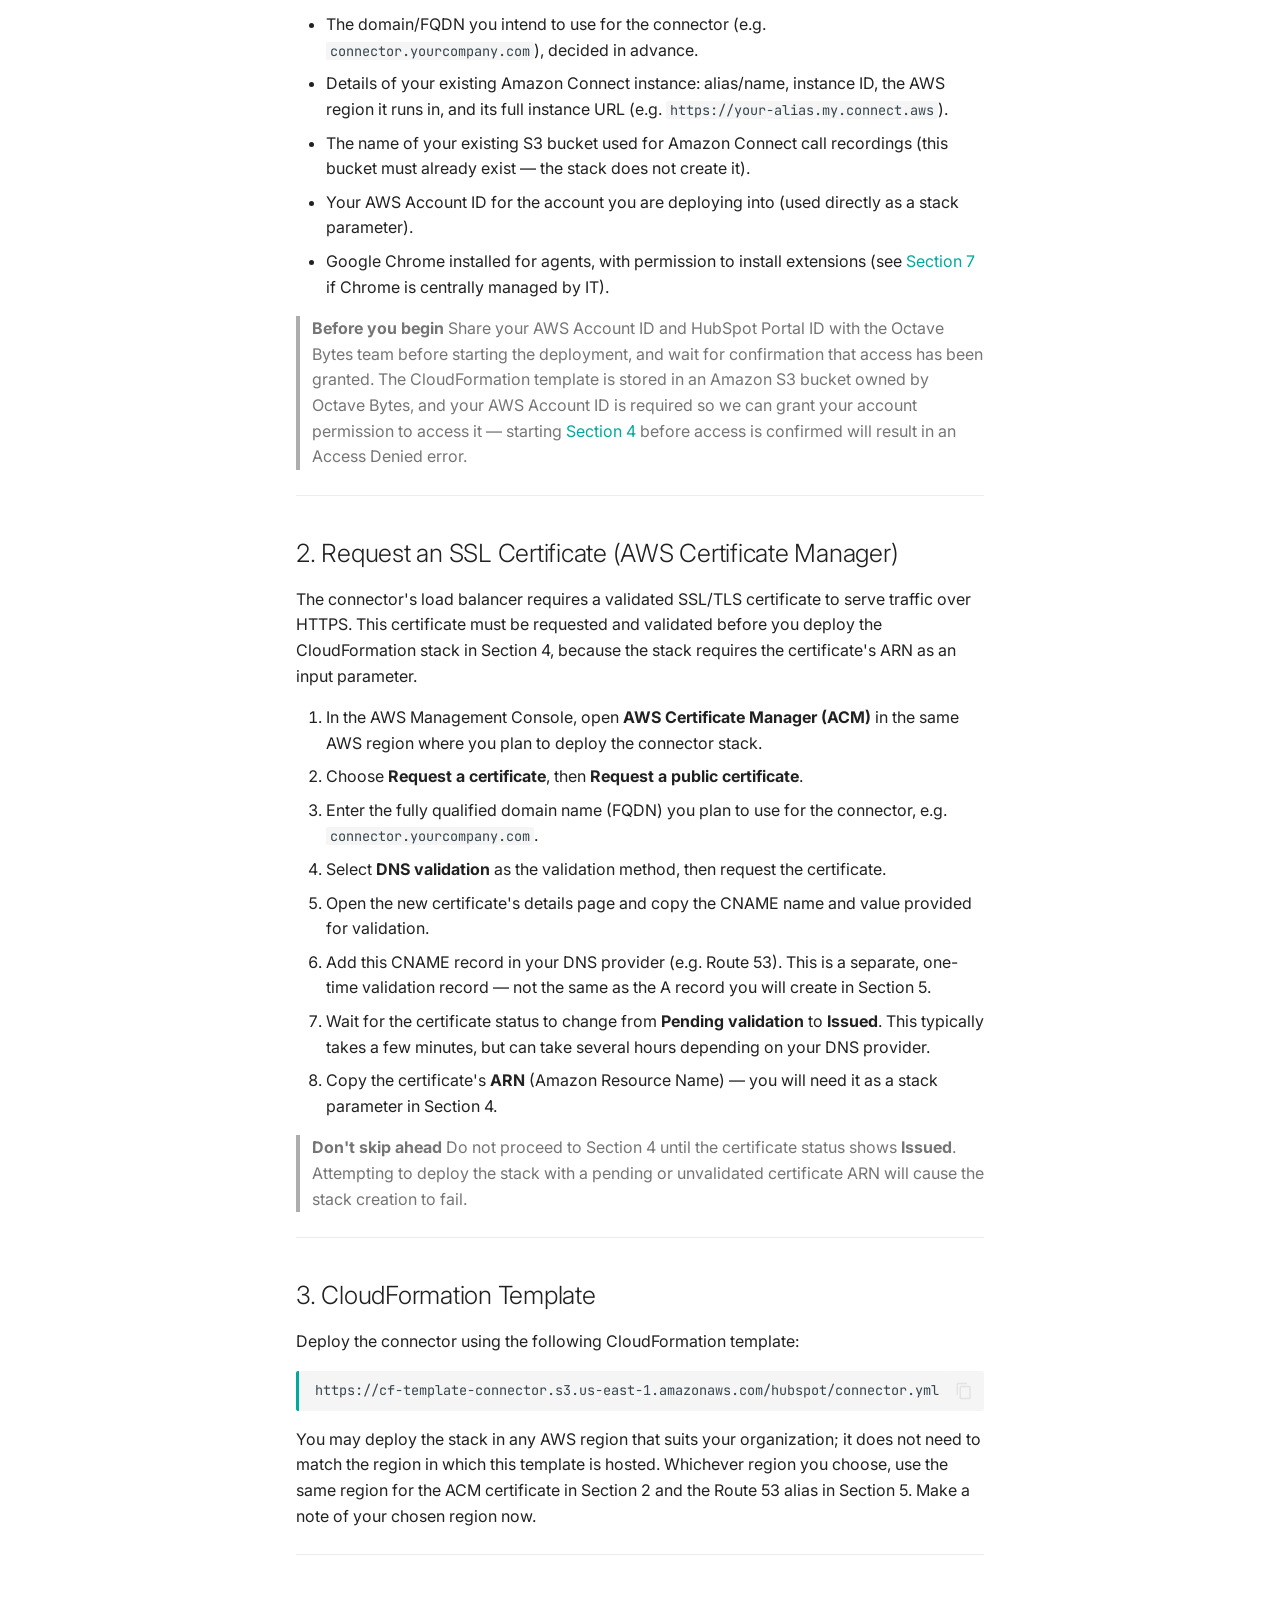
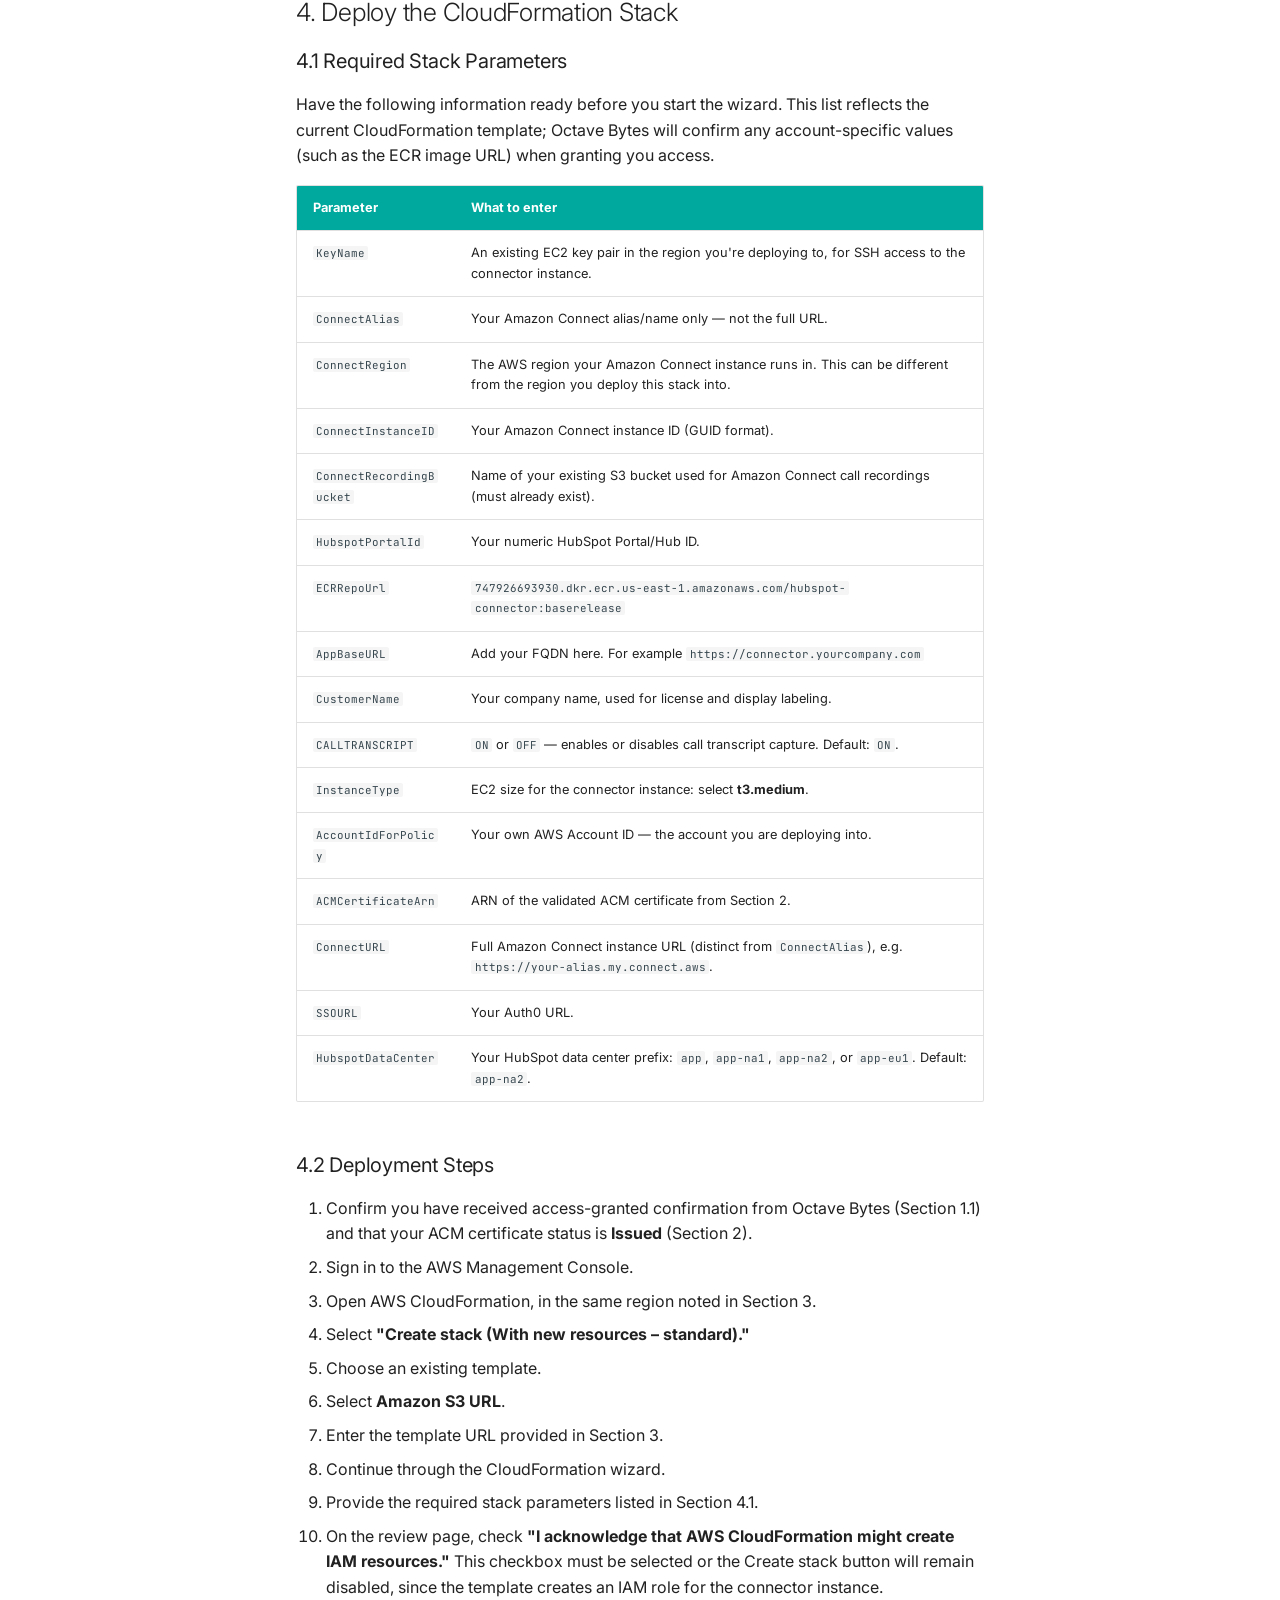
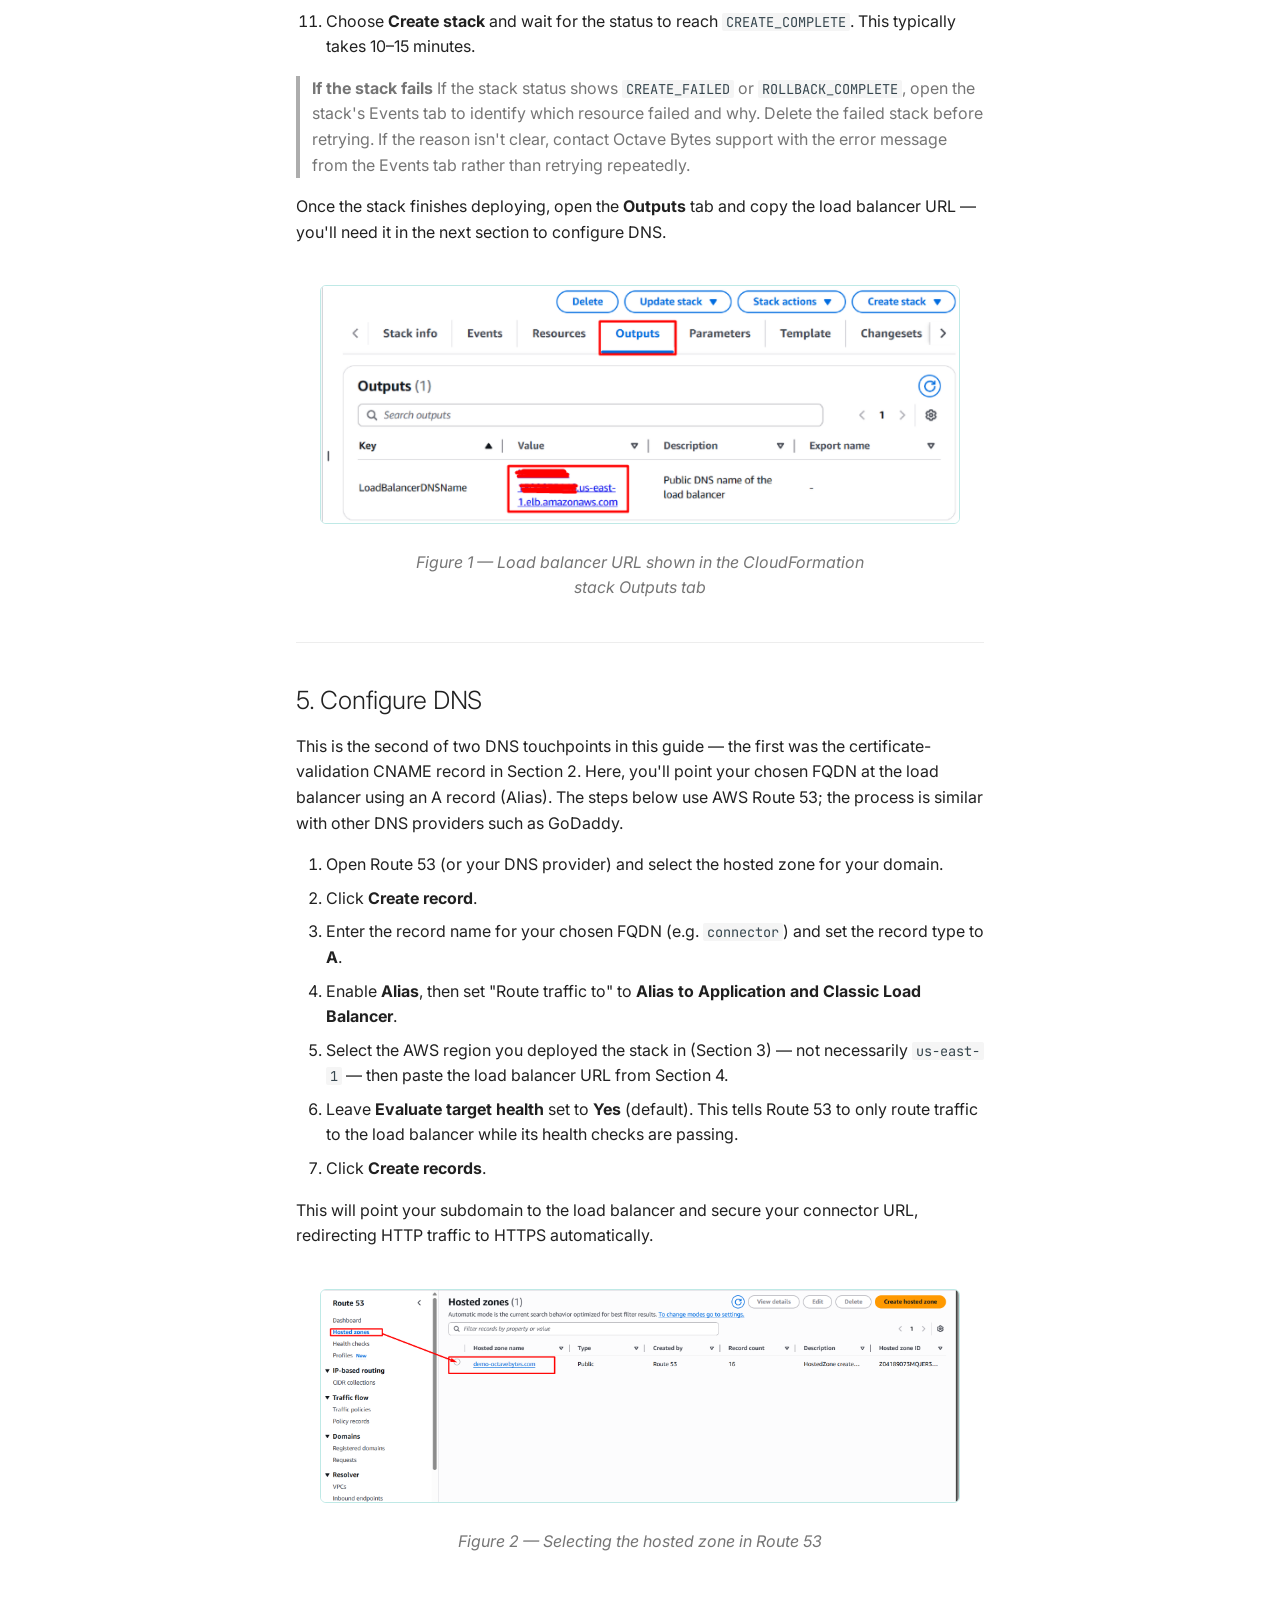
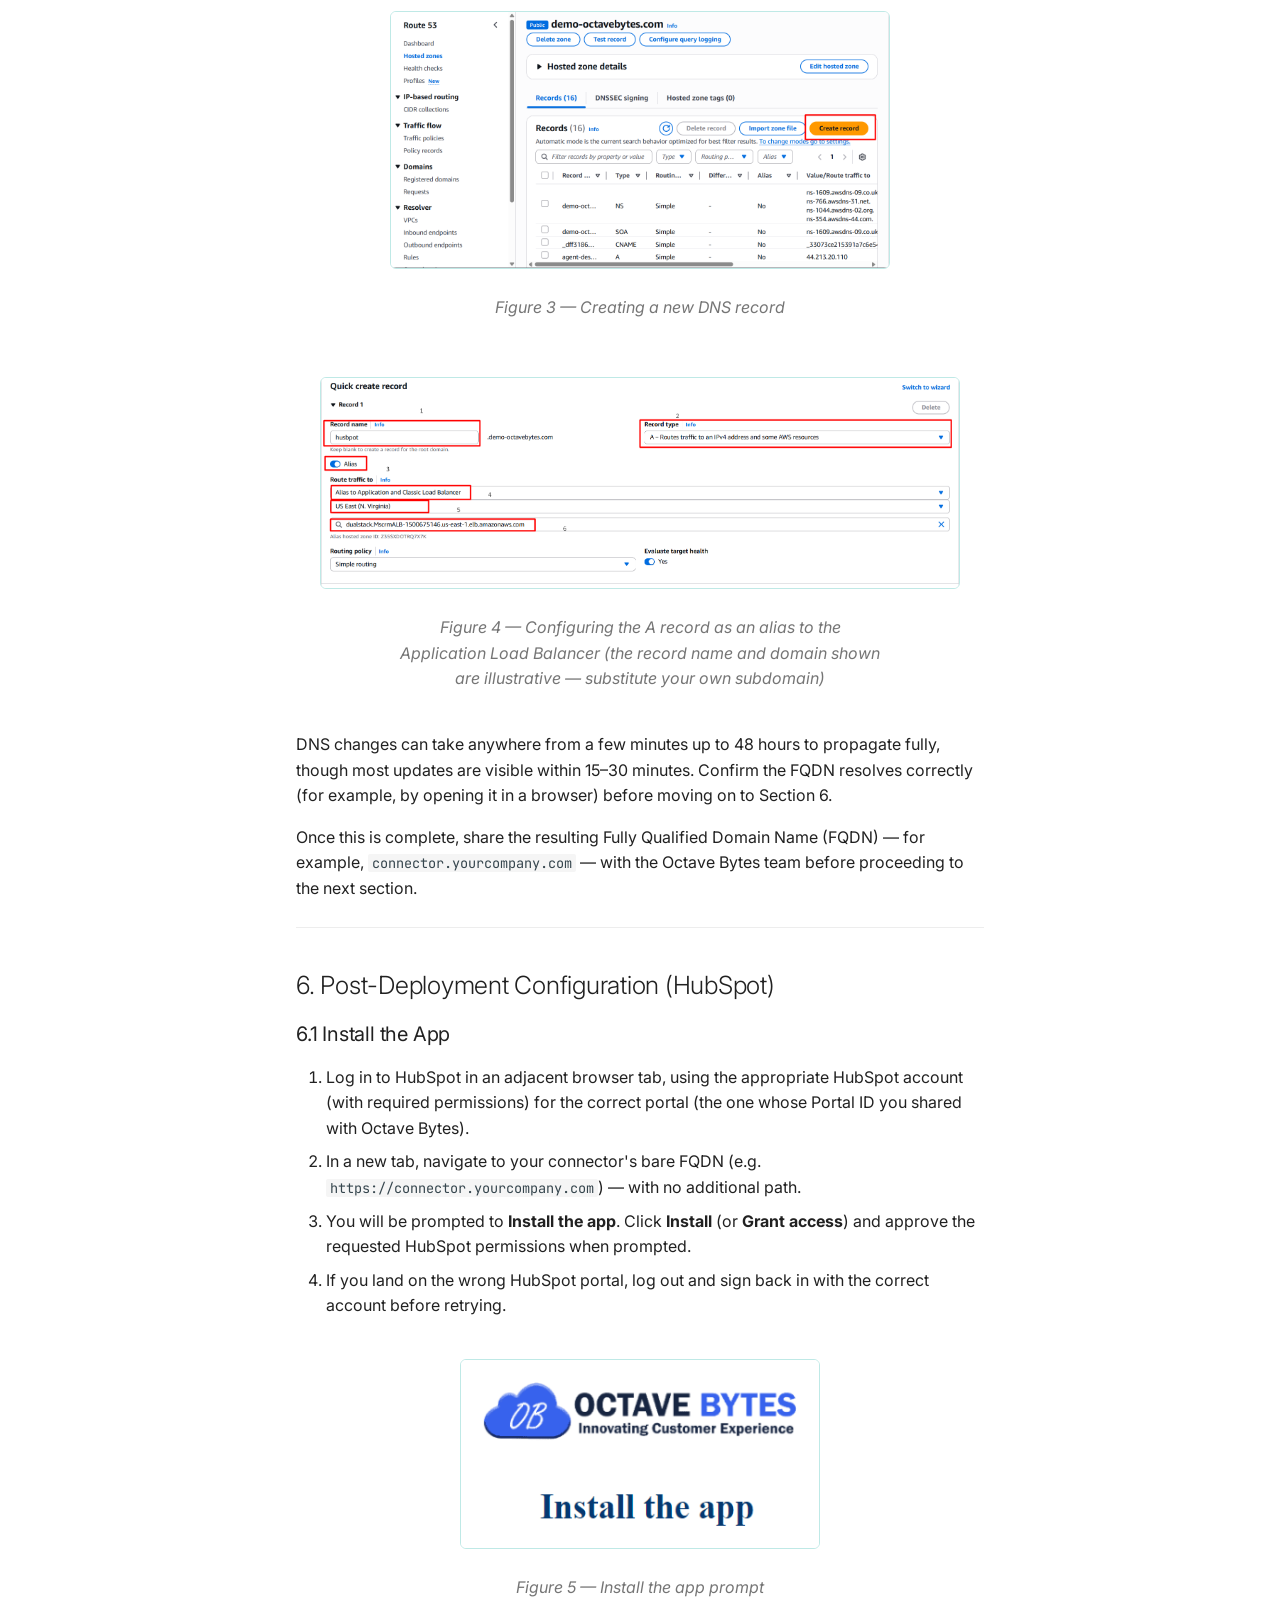
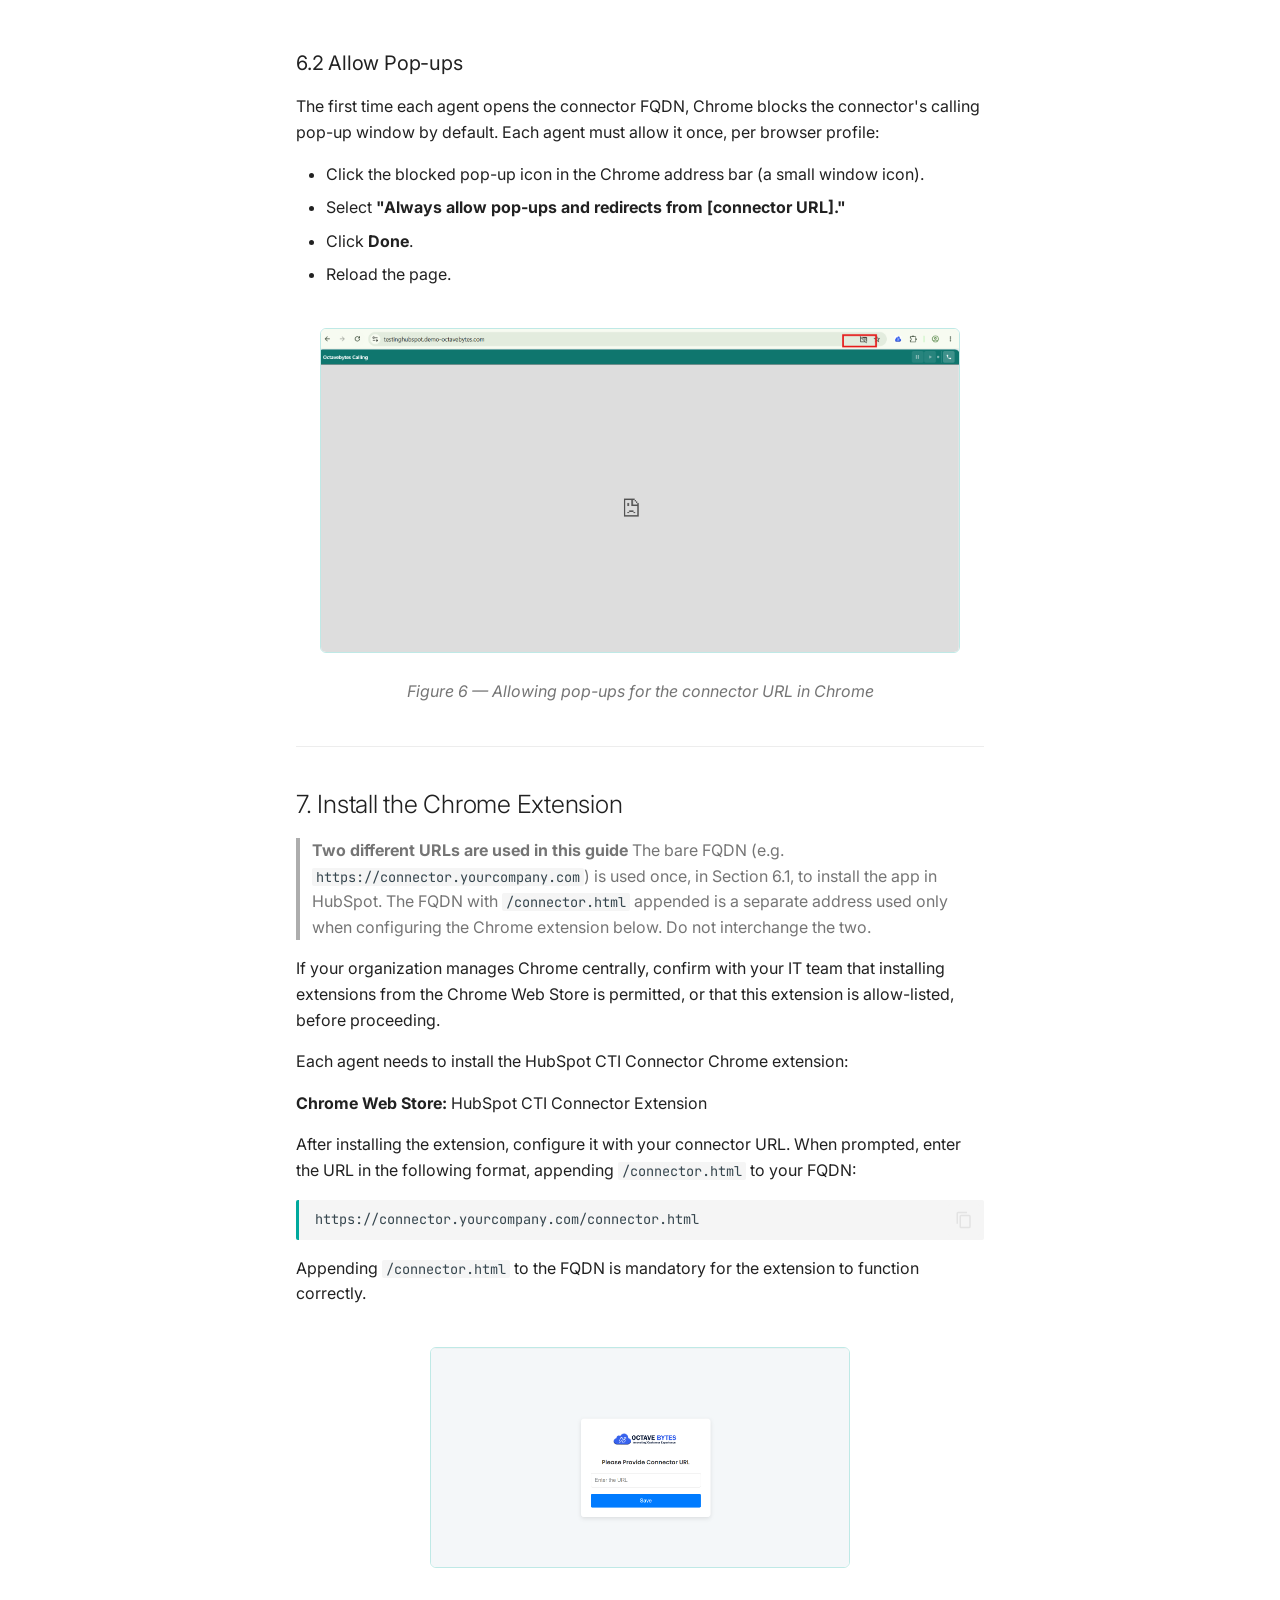
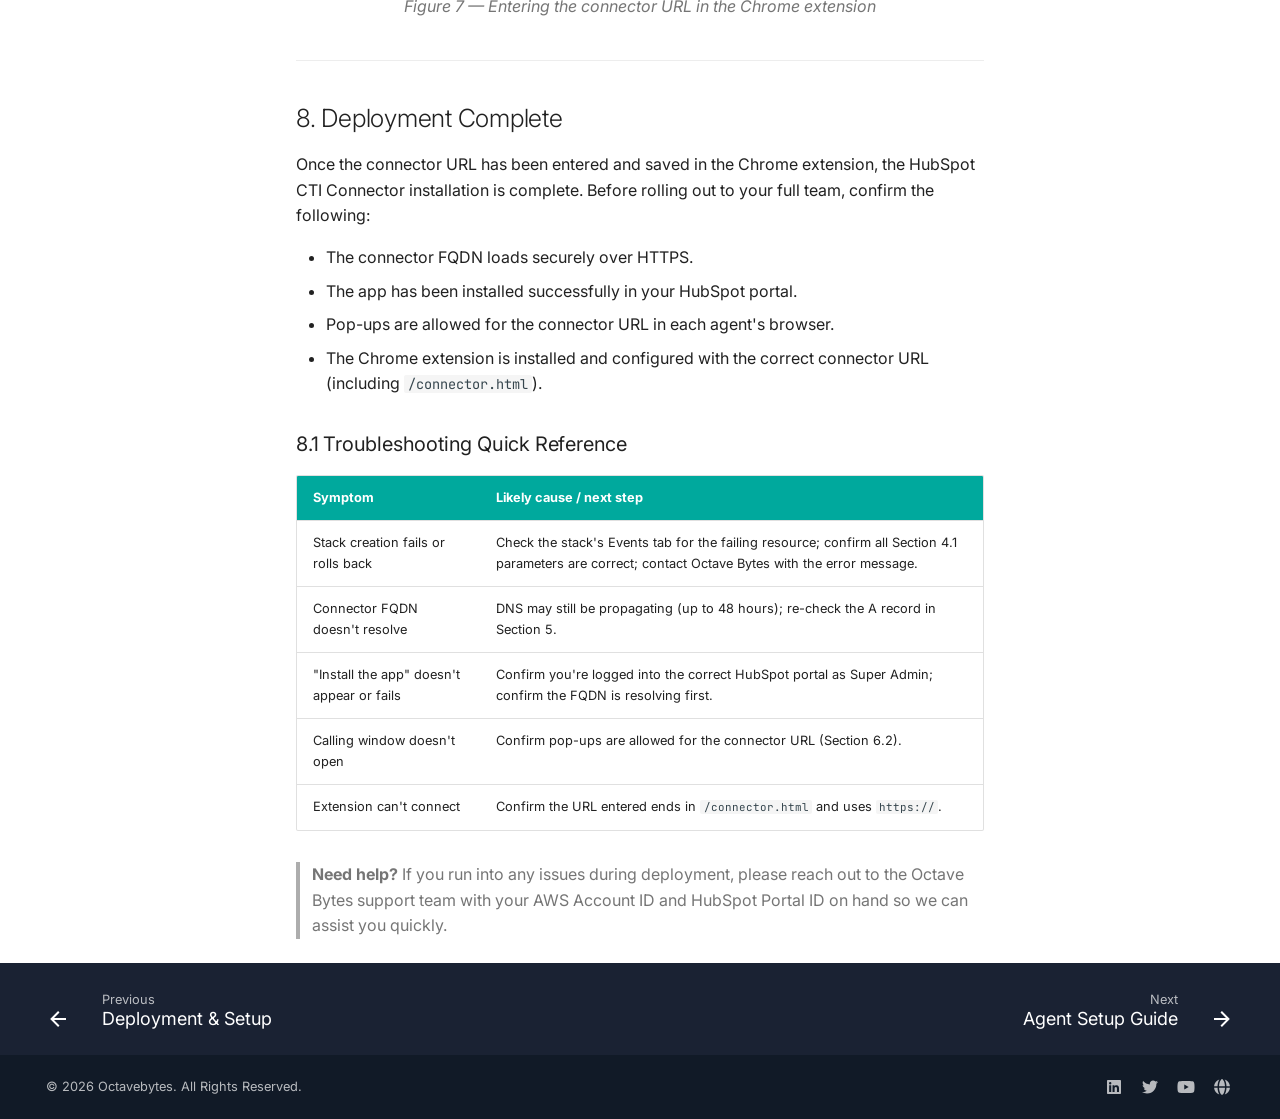
<file: deployment/deployment-guide/index.html>
<!doctype html>
<html lang="en" class="no-js">
  <head>
    
      <meta charset="utf-8">
      <meta name="viewport" content="width=device-width,initial-scale=1">
      
        <meta name="description" content="AWS Connect + HubSpot CRM integration by Octavebytes">
      
      
        <meta name="author" content="Octavebytes">
      
      
        <link rel="canonical" href="https://octavebytes.github.io/Hubspot/deployment/deployment-guide/">
      
      
        <link rel="prev" href="../">
      
      
        <link rel="next" href="../agent-setup/">
      
      
        
      
      
      <link rel="icon" href="../../assets/logo.png">
      <meta name="generator" content="mkdocs-1.6.1, mkdocs-material-9.7.7">
    
    
      
        <title>Deployment Guide (AWS CloudFormation) - HubSpot CTI Connector Documentation</title>
      
    
    
      <link rel="stylesheet" href="../../assets/stylesheets/main.ec1eaa64.min.css">
      
        
        <link rel="stylesheet" href="../../assets/stylesheets/palette.ab4e12ef.min.css">
      
      


    
    
      
    
    
      
        
        
        <link rel="preconnect" href="https://fonts.gstatic.com" crossorigin>
        <link rel="stylesheet" href="https://fonts.googleapis.com/css?family=Inter:300,300i,400,400i,700,700i%7CJetBrains+Mono:400,400i,700,700i&display=fallback">
        <style>:root{--md-text-font:"Inter";--md-code-font:"JetBrains Mono"}</style>
      
    
    
      <link rel="stylesheet" href="../../assets/stylesheets/extra.css">
    
    <script>__md_scope=new URL("../..",location),__md_hash=e=>[...e].reduce(((e,_)=>(e<<5)-e+_.charCodeAt(0)),0),__md_get=(e,_=localStorage,t=__md_scope)=>JSON.parse(_.getItem(t.pathname+"."+e)),__md_set=(e,_,t=localStorage,a=__md_scope)=>{try{t.setItem(a.pathname+"."+e,JSON.stringify(_))}catch(e){}}</script>
    
      

    
    
  </head>
  
  
    
    
      
    
    
    
    
    <body dir="ltr" data-md-color-scheme="default" data-md-color-primary="custom" data-md-color-accent="custom">
  
    
    <input class="md-toggle" data-md-toggle="drawer" type="checkbox" id="__drawer" autocomplete="off">
    <input class="md-toggle" data-md-toggle="search" type="checkbox" id="__search" autocomplete="off">
    <label class="md-overlay" for="__drawer"></label>
    <div data-md-component="skip">
      
        
        <a href="#hubspot-cti-connector-automated-deployment-guide" class="md-skip">
          Skip to content
        </a>
      
    </div>
    <div data-md-component="announce">
      
    </div>
    
    
      

  

<header class="md-header md-header--shadow md-header--lifted" data-md-component="header">
  <nav class="md-header__inner md-grid" aria-label="Header">
    <a href="../.." title="HubSpot CTI Connector Documentation" class="md-header__button md-logo" aria-label="HubSpot CTI Connector Documentation" data-md-component="logo">
      
  <img src="../../assets/logo.png" alt="logo">

    </a>
    <label class="md-header__button md-icon" for="__drawer">
      
      <svg xmlns="http://www.w3.org/2000/svg" viewBox="0 0 24 24"><path d="M3 6h18v2H3zm0 5h18v2H3zm0 5h18v2H3z"/></svg>
    </label>
    <div class="md-header__title" data-md-component="header-title">
      <div class="md-header__ellipsis">
        <div class="md-header__topic">
          <span class="md-ellipsis">
            HubSpot CTI Connector Documentation
          </span>
        </div>
        <div class="md-header__topic" data-md-component="header-topic">
          <span class="md-ellipsis">
            
              Deployment Guide (AWS CloudFormation)
            
          </span>
        </div>
      </div>
    </div>
    
      
        <form class="md-header__option" data-md-component="palette">
  
    
    
    
    <input class="md-option" data-md-color-media="" data-md-color-scheme="default" data-md-color-primary="custom" data-md-color-accent="custom"  aria-label="Switch to dark mode"  type="radio" name="__palette" id="__palette_0">
    
      <label class="md-header__button md-icon" title="Switch to dark mode" for="__palette_1" hidden>
        <svg xmlns="http://www.w3.org/2000/svg" viewBox="0 0 24 24"><path d="M12 8a4 4 0 0 0-4 4 4 4 0 0 0 4 4 4 4 0 0 0 4-4 4 4 0 0 0-4-4m0 10a6 6 0 0 1-6-6 6 6 0 0 1 6-6 6 6 0 0 1 6 6 6 6 0 0 1-6 6m8-9.31V4h-4.69L12 .69 8.69 4H4v4.69L.69 12 4 15.31V20h4.69L12 23.31 15.31 20H20v-4.69L23.31 12z"/></svg>
      </label>
    
  
    
    
    
    <input class="md-option" data-md-color-media="" data-md-color-scheme="slate" data-md-color-primary="custom" data-md-color-accent="custom"  aria-label="Switch to light mode"  type="radio" name="__palette" id="__palette_1">
    
      <label class="md-header__button md-icon" title="Switch to light mode" for="__palette_0" hidden>
        <svg xmlns="http://www.w3.org/2000/svg" viewBox="0 0 24 24"><path d="M12 18c-.89 0-1.74-.2-2.5-.55C11.56 16.5 13 14.42 13 12s-1.44-4.5-3.5-5.45C10.26 6.2 11.11 6 12 6a6 6 0 0 1 6 6 6 6 0 0 1-6 6m8-9.31V4h-4.69L12 .69 8.69 4H4v4.69L.69 12 4 15.31V20h4.69L12 23.31 15.31 20H20v-4.69L23.31 12z"/></svg>
      </label>
    
  
</form>
      
    
    
      <script>var palette=__md_get("__palette");if(palette&&palette.color){if("(prefers-color-scheme)"===palette.color.media){var media=matchMedia("(prefers-color-scheme: light)"),input=document.querySelector(media.matches?"[data-md-color-media='(prefers-color-scheme: light)']":"[data-md-color-media='(prefers-color-scheme: dark)']");palette.color.media=input.getAttribute("data-md-color-media"),palette.color.scheme=input.getAttribute("data-md-color-scheme"),palette.color.primary=input.getAttribute("data-md-color-primary"),palette.color.accent=input.getAttribute("data-md-color-accent")}for(var[key,value]of Object.entries(palette.color))document.body.setAttribute("data-md-color-"+key,value)}</script>
    
    
    
      
      
        <label class="md-header__button md-icon" for="__search">
          
          <svg xmlns="http://www.w3.org/2000/svg" viewBox="0 0 24 24"><path d="M9.5 3A6.5 6.5 0 0 1 16 9.5c0 1.61-.59 3.09-1.56 4.23l.27.27h.79l5 5-1.5 1.5-5-5v-.79l-.27-.27A6.52 6.52 0 0 1 9.5 16 6.5 6.5 0 0 1 3 9.5 6.5 6.5 0 0 1 9.5 3m0 2C7 5 5 7 5 9.5S7 14 9.5 14 14 12 14 9.5 12 5 9.5 5"/></svg>
        </label>
        <div class="md-search" data-md-component="search" role="dialog">
  <label class="md-search__overlay" for="__search"></label>
  <div class="md-search__inner" role="search">
    <form class="md-search__form" name="search">
      <input type="text" class="md-search__input" name="query" aria-label="Search" placeholder="Search" autocapitalize="off" autocorrect="off" autocomplete="off" spellcheck="false" data-md-component="search-query" required>
      <label class="md-search__icon md-icon" for="__search">
        
        <svg xmlns="http://www.w3.org/2000/svg" viewBox="0 0 24 24"><path d="M9.5 3A6.5 6.5 0 0 1 16 9.5c0 1.61-.59 3.09-1.56 4.23l.27.27h.79l5 5-1.5 1.5-5-5v-.79l-.27-.27A6.52 6.52 0 0 1 9.5 16 6.5 6.5 0 0 1 3 9.5 6.5 6.5 0 0 1 9.5 3m0 2C7 5 5 7 5 9.5S7 14 9.5 14 14 12 14 9.5 12 5 9.5 5"/></svg>
        
        <svg xmlns="http://www.w3.org/2000/svg" viewBox="0 0 24 24"><path d="M20 11v2H8l5.5 5.5-1.42 1.42L4.16 12l7.92-7.92L13.5 5.5 8 11z"/></svg>
      </label>
      <nav class="md-search__options" aria-label="Search">
        
          <a href="javascript:void(0)" class="md-search__icon md-icon" title="Share" aria-label="Share" data-clipboard data-clipboard-text="" data-md-component="search-share" tabindex="-1">
            
            <svg xmlns="http://www.w3.org/2000/svg" viewBox="0 0 24 24"><path d="M18 16.08c-.76 0-1.44.3-1.96.77L8.91 12.7c.05-.23.09-.46.09-.7s-.04-.47-.09-.7l7.05-4.11c.54.5 1.25.81 2.04.81a3 3 0 0 0 3-3 3 3 0 0 0-3-3 3 3 0 0 0-3 3c0 .24.04.47.09.7L8.04 9.81C7.5 9.31 6.79 9 6 9a3 3 0 0 0-3 3 3 3 0 0 0 3 3c.79 0 1.5-.31 2.04-.81l7.12 4.15c-.05.21-.08.43-.08.66 0 1.61 1.31 2.91 2.92 2.91s2.92-1.3 2.92-2.91A2.92 2.92 0 0 0 18 16.08"/></svg>
          </a>
        
        <button type="reset" class="md-search__icon md-icon" title="Clear" aria-label="Clear" tabindex="-1">
          
          <svg xmlns="http://www.w3.org/2000/svg" viewBox="0 0 24 24"><path d="M19 6.41 17.59 5 12 10.59 6.41 5 5 6.41 10.59 12 5 17.59 6.41 19 12 13.41 17.59 19 19 17.59 13.41 12z"/></svg>
        </button>
      </nav>
      
        <div class="md-search__suggest" data-md-component="search-suggest"></div>
      
    </form>
    <div class="md-search__output">
      <div class="md-search__scrollwrap" tabindex="0" data-md-scrollfix>
        <div class="md-search-result" data-md-component="search-result">
          <div class="md-search-result__meta">
            Initializing search
          </div>
          <ol class="md-search-result__list" role="presentation"></ol>
        </div>
      </div>
    </div>
  </div>
</div>
      
    
    
  </nav>
  
    
      
<nav class="md-tabs" aria-label="Tabs" data-md-component="tabs">
  <div class="md-grid">
    <ul class="md-tabs__list">
      
        
  
  
  
  
    <li class="md-tabs__item">
      <a href="../.." class="md-tabs__link">
        
  
  
    
  
  Home

      </a>
    </li>
  

      
        
  
  
  
    
  
  
    
    
      
  
  
  
    
  
  
    
    
      <li class="md-tabs__item md-tabs__item--active">
        <a href="../../getting-started/" class="md-tabs__link">
          
  
  
    
  
  Docs

        </a>
      </li>
    
  

    
  

      
        
  
  
  
  
    <li class="md-tabs__item">
      <a href="../../security/" class="md-tabs__link">
        
  
  
    
  
  Solution Security

      </a>
    </li>
  

      
    </ul>
  </div>
</nav>
    
  
</header>
    
    <div class="md-container" data-md-component="container">
      
      
        
      
      <main class="md-main" data-md-component="main">
        <div class="md-main__inner md-grid">
          
            
              
              <div class="md-sidebar md-sidebar--primary" data-md-component="sidebar" data-md-type="navigation" >
                <div class="md-sidebar__scrollwrap">
                  <div class="md-sidebar__inner">
                    


  


<nav class="md-nav md-nav--primary md-nav--lifted" aria-label="Navigation" data-md-level="0">
  <label class="md-nav__title" for="__drawer">
    <a href="../.." title="HubSpot CTI Connector Documentation" class="md-nav__button md-logo" aria-label="HubSpot CTI Connector Documentation" data-md-component="logo">
      
  <img src="../../assets/logo.png" alt="logo">

    </a>
    HubSpot CTI Connector Documentation
  </label>
  
  <ul class="md-nav__list" data-md-scrollfix>
    
      
      
  
  
  
  
    <li class="md-nav__item">
      <a href="../.." class="md-nav__link">
        
  
  
  <span class="md-ellipsis">
    
  
    Home
  

    
  </span>
  
  

      </a>
    </li>
  

    
      
      
  
  
    
  
  
  
    
    
      
        
      
        
      
        
      
        
      
        
      
        
          
        
      
    
    
    
      
        
        
      
      
        
      
    
    
    <li class="md-nav__item md-nav__item--active md-nav__item--section md-nav__item--nested">
      
        
        
        <input class="md-nav__toggle md-toggle " type="checkbox" id="__nav_2" checked>
        
          
          <div class="md-nav__link md-nav__container">
            <a href="../../security/" class="md-nav__link ">
              
  
  
  <span class="md-ellipsis">
    
  
    Docs
  

    
  </span>
  
  

            </a>
            
              
              <label class="md-nav__link " for="__nav_2" id="__nav_2_label" tabindex="">
                <span class="md-nav__icon md-icon"></span>
              </label>
            
          </div>
        
        <nav class="md-nav" data-md-level="1" aria-labelledby="__nav_2_label" aria-expanded="true">
          <label class="md-nav__title" for="__nav_2">
            <span class="md-nav__icon md-icon"></span>
            
  
    Docs
  

          </label>
          <ul class="md-nav__list" data-md-scrollfix>
            
              
                
  
  
  
  
    
    
      
        
          
        
      
        
      
    
    
    
      
      
        
          
          
        
      
    
    
    <li class="md-nav__item md-nav__item--section md-nav__item--nested">
      
        
        
          
        
        <input class="md-nav__toggle md-toggle md-toggle--indeterminate" type="checkbox" id="__nav_2_1" >
        
          
          <div class="md-nav__link md-nav__container">
            <a href="../../getting-started/" class="md-nav__link ">
              
  
  
  <span class="md-ellipsis">
    
  
    Getting Started
  

    
  </span>
  
  

            </a>
            
              
              <label class="md-nav__link " for="__nav_2_1" id="__nav_2_1_label" tabindex="">
                <span class="md-nav__icon md-icon"></span>
              </label>
            
          </div>
        
        <nav class="md-nav" data-md-level="2" aria-labelledby="__nav_2_1_label" aria-expanded="false">
          <label class="md-nav__title" for="__nav_2_1">
            <span class="md-nav__icon md-icon"></span>
            
  
    Getting Started
  

          </label>
          <ul class="md-nav__list" data-md-scrollfix>
            
              
            
              
                
  
  
  
  
    <li class="md-nav__item">
      <a href="../../getting-started/release-notes/" class="md-nav__link">
        
  
  
  <span class="md-ellipsis">
    
  
    Release Notes
  

    
  </span>
  
  

      </a>
    </li>
  

              
            
          </ul>
        </nav>
      
    </li>
  

              
            
              
                
  
  
    
  
  
  
    
    
      
        
          
        
      
        
      
        
      
    
    
    
      
      
        
          
          
        
      
    
    
    <li class="md-nav__item md-nav__item--active md-nav__item--section md-nav__item--nested">
      
        
        
        <input class="md-nav__toggle md-toggle " type="checkbox" id="__nav_2_2" checked>
        
          
          <div class="md-nav__link md-nav__container">
            <a href="../" class="md-nav__link ">
              
  
  
  <span class="md-ellipsis">
    
  
    Deployment & Setup
  

    
  </span>
  
  

            </a>
            
              
              <label class="md-nav__link " for="__nav_2_2" id="__nav_2_2_label" tabindex="">
                <span class="md-nav__icon md-icon"></span>
              </label>
            
          </div>
        
        <nav class="md-nav" data-md-level="2" aria-labelledby="__nav_2_2_label" aria-expanded="true">
          <label class="md-nav__title" for="__nav_2_2">
            <span class="md-nav__icon md-icon"></span>
            
  
    Deployment & Setup
  

          </label>
          <ul class="md-nav__list" data-md-scrollfix>
            
              
            
              
                
  
  
    
  
  
  
    <li class="md-nav__item md-nav__item--active">
      
      <input class="md-nav__toggle md-toggle" type="checkbox" id="__toc">
      
      
        
      
      
        <label class="md-nav__link md-nav__link--active" for="__toc">
          
  
  
  <span class="md-ellipsis">
    
  
    Deployment Guide (AWS CloudFormation)
  

    
  </span>
  
  

          <span class="md-nav__icon md-icon"></span>
        </label>
      
      <a href="./" class="md-nav__link md-nav__link--active">
        
  
  
  <span class="md-ellipsis">
    
  
    Deployment Guide (AWS CloudFormation)
  

    
  </span>
  
  

      </a>
      
        

<nav class="md-nav md-nav--secondary" aria-label="Table of contents">
  
  
  
    
  
  
    <label class="md-nav__title" for="__toc">
      <span class="md-nav__icon md-icon"></span>
      Table of contents
    </label>
    <ul class="md-nav__list" data-md-component="toc" data-md-scrollfix>
      
        <li class="md-nav__item">
  <a href="#document-control" class="md-nav__link">
    <span class="md-ellipsis">
      
        Document Control
      
    </span>
  </a>
  
    <nav class="md-nav" aria-label="Document Control">
      <ul class="md-nav__list">
        
          <li class="md-nav__item">
  <a href="#version-history" class="md-nav__link">
    <span class="md-ellipsis">
      
        Version History
      
    </span>
  </a>
  
</li>
        
      </ul>
    </nav>
  
</li>
      
        <li class="md-nav__item">
  <a href="#1-overview" class="md-nav__link">
    <span class="md-ellipsis">
      
        1. Overview
      
    </span>
  </a>
  
    <nav class="md-nav" aria-label="1. Overview">
      <ul class="md-nav__list">
        
          <li class="md-nav__item">
  <a href="#11-prerequisites" class="md-nav__link">
    <span class="md-ellipsis">
      
        1.1 Prerequisites
      
    </span>
  </a>
  
</li>
        
      </ul>
    </nav>
  
</li>
      
        <li class="md-nav__item">
  <a href="#2-request-an-ssl-certificate-aws-certificate-manager" class="md-nav__link">
    <span class="md-ellipsis">
      
        2. Request an SSL Certificate (AWS Certificate Manager)
      
    </span>
  </a>
  
</li>
      
        <li class="md-nav__item">
  <a href="#3-cloudformation-template" class="md-nav__link">
    <span class="md-ellipsis">
      
        3. CloudFormation Template
      
    </span>
  </a>
  
</li>
      
        <li class="md-nav__item">
  <a href="#4-deploy-the-cloudformation-stack" class="md-nav__link">
    <span class="md-ellipsis">
      
        4. Deploy the CloudFormation Stack
      
    </span>
  </a>
  
    <nav class="md-nav" aria-label="4. Deploy the CloudFormation Stack">
      <ul class="md-nav__list">
        
          <li class="md-nav__item">
  <a href="#41-required-stack-parameters" class="md-nav__link">
    <span class="md-ellipsis">
      
        4.1 Required Stack Parameters
      
    </span>
  </a>
  
</li>
        
          <li class="md-nav__item">
  <a href="#42-deployment-steps" class="md-nav__link">
    <span class="md-ellipsis">
      
        4.2 Deployment Steps
      
    </span>
  </a>
  
</li>
        
      </ul>
    </nav>
  
</li>
      
        <li class="md-nav__item">
  <a href="#5-configure-dns" class="md-nav__link">
    <span class="md-ellipsis">
      
        5. Configure DNS
      
    </span>
  </a>
  
</li>
      
        <li class="md-nav__item">
  <a href="#6-post-deployment-configuration-hubspot" class="md-nav__link">
    <span class="md-ellipsis">
      
        6. Post-Deployment Configuration (HubSpot)
      
    </span>
  </a>
  
    <nav class="md-nav" aria-label="6. Post-Deployment Configuration (HubSpot)">
      <ul class="md-nav__list">
        
          <li class="md-nav__item">
  <a href="#61-install-the-app" class="md-nav__link">
    <span class="md-ellipsis">
      
        6.1 Install the App
      
    </span>
  </a>
  
</li>
        
          <li class="md-nav__item">
  <a href="#62-allow-pop-ups" class="md-nav__link">
    <span class="md-ellipsis">
      
        6.2 Allow Pop-ups
      
    </span>
  </a>
  
</li>
        
      </ul>
    </nav>
  
</li>
      
        <li class="md-nav__item">
  <a href="#7-install-the-chrome-extension" class="md-nav__link">
    <span class="md-ellipsis">
      
        7. Install the Chrome Extension
      
    </span>
  </a>
  
</li>
      
        <li class="md-nav__item">
  <a href="#8-deployment-complete" class="md-nav__link">
    <span class="md-ellipsis">
      
        8. Deployment Complete
      
    </span>
  </a>
  
    <nav class="md-nav" aria-label="8. Deployment Complete">
      <ul class="md-nav__list">
        
          <li class="md-nav__item">
  <a href="#81-troubleshooting-quick-reference" class="md-nav__link">
    <span class="md-ellipsis">
      
        8.1 Troubleshooting Quick Reference
      
    </span>
  </a>
  
</li>
        
      </ul>
    </nav>
  
</li>
      
    </ul>
  
</nav>
      
    </li>
  

              
            
              
                
  
  
  
  
    <li class="md-nav__item">
      <a href="../agent-setup/" class="md-nav__link">
        
  
  
  <span class="md-ellipsis">
    
  
    Agent Setup Guide
  

    
  </span>
  
  

      </a>
    </li>
  

              
            
          </ul>
        </nav>
      
    </li>
  

              
            
              
                
  
  
  
  
    
    
      
        
          
        
      
        
      
        
      
    
    
    
      
      
        
          
          
        
      
    
    
    <li class="md-nav__item md-nav__item--section md-nav__item--nested">
      
        
        
          
        
        <input class="md-nav__toggle md-toggle md-toggle--indeterminate" type="checkbox" id="__nav_2_3" >
        
          
          <div class="md-nav__link md-nav__container">
            <a href="../../user-guides/" class="md-nav__link ">
              
  
  
  <span class="md-ellipsis">
    
  
    User Guides
  

    
  </span>
  
  

            </a>
            
              
              <label class="md-nav__link " for="__nav_2_3" id="__nav_2_3_label" tabindex="">
                <span class="md-nav__icon md-icon"></span>
              </label>
            
          </div>
        
        <nav class="md-nav" data-md-level="2" aria-labelledby="__nav_2_3_label" aria-expanded="false">
          <label class="md-nav__title" for="__nav_2_3">
            <span class="md-nav__icon md-icon"></span>
            
  
    User Guides
  

          </label>
          <ul class="md-nav__list" data-md-scrollfix>
            
              
            
              
                
  
  
  
  
    <li class="md-nav__item">
      <a href="../../user-guides/agent-guide/" class="md-nav__link">
        
  
  
  <span class="md-ellipsis">
    
  
    Agent User Guide
  

    
  </span>
  
  

      </a>
    </li>
  

              
            
              
                
  
  
  
  
    <li class="md-nav__item">
      <a href="../../user-guides/whatsapp-messaging/" class="md-nav__link">
        
  
  
  <span class="md-ellipsis">
    
  
    WhatsApp Messaging Guide
  

    
  </span>
  
  

      </a>
    </li>
  

              
            
          </ul>
        </nav>
      
    </li>
  

              
            
              
                
  
  
  
  
    
    
      
        
          
        
      
        
      
    
    
    
      
      
        
          
          
        
      
    
    
    <li class="md-nav__item md-nav__item--section md-nav__item--nested">
      
        
        
          
        
        <input class="md-nav__toggle md-toggle md-toggle--indeterminate" type="checkbox" id="__nav_2_4" >
        
          
          <div class="md-nav__link md-nav__container">
            <a href="../../admin/" class="md-nav__link ">
              
  
  
  <span class="md-ellipsis">
    
  
    Administration
  

    
  </span>
  
  

            </a>
            
              
              <label class="md-nav__link " for="__nav_2_4" id="__nav_2_4_label" tabindex="">
                <span class="md-nav__icon md-icon"></span>
              </label>
            
          </div>
        
        <nav class="md-nav" data-md-level="2" aria-labelledby="__nav_2_4_label" aria-expanded="false">
          <label class="md-nav__title" for="__nav_2_4">
            <span class="md-nav__icon md-icon"></span>
            
  
    Administration
  

          </label>
          <ul class="md-nav__list" data-md-scrollfix>
            
              
            
              
                
  
  
  
  
    <li class="md-nav__item">
      <a href="../../admin/configuration-guide/" class="md-nav__link">
        
  
  
  <span class="md-ellipsis">
    
  
    Admin Configuration Guide
  

    
  </span>
  
  

      </a>
    </li>
  

              
            
          </ul>
        </nav>
      
    </li>
  

              
            
              
                
  
  
  
  
    
    
      
        
          
        
      
        
      
    
    
    
      
      
        
          
          
        
      
    
    
    <li class="md-nav__item md-nav__item--section md-nav__item--nested">
      
        
        
          
        
        <input class="md-nav__toggle md-toggle md-toggle--indeterminate" type="checkbox" id="__nav_2_5" >
        
          
          <div class="md-nav__link md-nav__container">
            <a href="../../support/" class="md-nav__link ">
              
  
  
  <span class="md-ellipsis">
    
  
    Support & Troubleshooting
  

    
  </span>
  
  

            </a>
            
              
              <label class="md-nav__link " for="__nav_2_5" id="__nav_2_5_label" tabindex="">
                <span class="md-nav__icon md-icon"></span>
              </label>
            
          </div>
        
        <nav class="md-nav" data-md-level="2" aria-labelledby="__nav_2_5_label" aria-expanded="false">
          <label class="md-nav__title" for="__nav_2_5">
            <span class="md-nav__icon md-icon"></span>
            
  
    Support & Troubleshooting
  

          </label>
          <ul class="md-nav__list" data-md-scrollfix>
            
              
            
              
                
  
  
  
  
    <li class="md-nav__item">
      <a href="../../support/troubleshooting/" class="md-nav__link">
        
  
  
  <span class="md-ellipsis">
    
  
    Troubleshooting & FAQ
  

    
  </span>
  
  

      </a>
    </li>
  

              
            
          </ul>
        </nav>
      
    </li>
  

              
            
              
            
          </ul>
        </nav>
      
    </li>
  

    
      
      
  
  
  
  
    <li class="md-nav__item">
      <a href="../../security/" class="md-nav__link">
        
  
  
  <span class="md-ellipsis">
    
  
    Solution Security
  

    
  </span>
  
  

      </a>
    </li>
  

    
  </ul>
</nav>
                  </div>
                </div>
              </div>
            
            
              
              <div class="md-sidebar md-sidebar--secondary" data-md-component="sidebar" data-md-type="toc" >
                <div class="md-sidebar__scrollwrap">
                  <div class="md-sidebar__inner">
                    

<nav class="md-nav md-nav--secondary" aria-label="Table of contents">
  
  
  
    
  
  
    <label class="md-nav__title" for="__toc">
      <span class="md-nav__icon md-icon"></span>
      Table of contents
    </label>
    <ul class="md-nav__list" data-md-component="toc" data-md-scrollfix>
      
        <li class="md-nav__item">
  <a href="#document-control" class="md-nav__link">
    <span class="md-ellipsis">
      
        Document Control
      
    </span>
  </a>
  
    <nav class="md-nav" aria-label="Document Control">
      <ul class="md-nav__list">
        
          <li class="md-nav__item">
  <a href="#version-history" class="md-nav__link">
    <span class="md-ellipsis">
      
        Version History
      
    </span>
  </a>
  
</li>
        
      </ul>
    </nav>
  
</li>
      
        <li class="md-nav__item">
  <a href="#1-overview" class="md-nav__link">
    <span class="md-ellipsis">
      
        1. Overview
      
    </span>
  </a>
  
    <nav class="md-nav" aria-label="1. Overview">
      <ul class="md-nav__list">
        
          <li class="md-nav__item">
  <a href="#11-prerequisites" class="md-nav__link">
    <span class="md-ellipsis">
      
        1.1 Prerequisites
      
    </span>
  </a>
  
</li>
        
      </ul>
    </nav>
  
</li>
      
        <li class="md-nav__item">
  <a href="#2-request-an-ssl-certificate-aws-certificate-manager" class="md-nav__link">
    <span class="md-ellipsis">
      
        2. Request an SSL Certificate (AWS Certificate Manager)
      
    </span>
  </a>
  
</li>
      
        <li class="md-nav__item">
  <a href="#3-cloudformation-template" class="md-nav__link">
    <span class="md-ellipsis">
      
        3. CloudFormation Template
      
    </span>
  </a>
  
</li>
      
        <li class="md-nav__item">
  <a href="#4-deploy-the-cloudformation-stack" class="md-nav__link">
    <span class="md-ellipsis">
      
        4. Deploy the CloudFormation Stack
      
    </span>
  </a>
  
    <nav class="md-nav" aria-label="4. Deploy the CloudFormation Stack">
      <ul class="md-nav__list">
        
          <li class="md-nav__item">
  <a href="#41-required-stack-parameters" class="md-nav__link">
    <span class="md-ellipsis">
      
        4.1 Required Stack Parameters
      
    </span>
  </a>
  
</li>
        
          <li class="md-nav__item">
  <a href="#42-deployment-steps" class="md-nav__link">
    <span class="md-ellipsis">
      
        4.2 Deployment Steps
      
    </span>
  </a>
  
</li>
        
      </ul>
    </nav>
  
</li>
      
        <li class="md-nav__item">
  <a href="#5-configure-dns" class="md-nav__link">
    <span class="md-ellipsis">
      
        5. Configure DNS
      
    </span>
  </a>
  
</li>
      
        <li class="md-nav__item">
  <a href="#6-post-deployment-configuration-hubspot" class="md-nav__link">
    <span class="md-ellipsis">
      
        6. Post-Deployment Configuration (HubSpot)
      
    </span>
  </a>
  
    <nav class="md-nav" aria-label="6. Post-Deployment Configuration (HubSpot)">
      <ul class="md-nav__list">
        
          <li class="md-nav__item">
  <a href="#61-install-the-app" class="md-nav__link">
    <span class="md-ellipsis">
      
        6.1 Install the App
      
    </span>
  </a>
  
</li>
        
          <li class="md-nav__item">
  <a href="#62-allow-pop-ups" class="md-nav__link">
    <span class="md-ellipsis">
      
        6.2 Allow Pop-ups
      
    </span>
  </a>
  
</li>
        
      </ul>
    </nav>
  
</li>
      
        <li class="md-nav__item">
  <a href="#7-install-the-chrome-extension" class="md-nav__link">
    <span class="md-ellipsis">
      
        7. Install the Chrome Extension
      
    </span>
  </a>
  
</li>
      
        <li class="md-nav__item">
  <a href="#8-deployment-complete" class="md-nav__link">
    <span class="md-ellipsis">
      
        8. Deployment Complete
      
    </span>
  </a>
  
    <nav class="md-nav" aria-label="8. Deployment Complete">
      <ul class="md-nav__list">
        
          <li class="md-nav__item">
  <a href="#81-troubleshooting-quick-reference" class="md-nav__link">
    <span class="md-ellipsis">
      
        8.1 Troubleshooting Quick Reference
      
    </span>
  </a>
  
</li>
        
      </ul>
    </nav>
  
</li>
      
    </ul>
  
</nav>
                  </div>
                </div>
              </div>
            
          
          
            <div class="md-content" data-md-component="content">
              
              <article class="md-content__inner md-typeset">
                
                  



<h1 id="hubspot-cti-connector-automated-deployment-guide">HubSpot CTI Connector — Automated Deployment Guide<a class="headerlink" href="#hubspot-cti-connector-automated-deployment-guide" title="Permanent link">&para;</a></h1>
<p><img alt="Octave Bytes" src="../../assets/deployment-guide/logo.png" width="220" /></p>
<p><strong>Version 3.2 | 16 July 2026</strong>
Prepared for Customer Deployment Teams</p>
<h2 id="document-control">Document Control<a class="headerlink" href="#document-control" title="Permanent link">&para;</a></h2>
<h3 id="version-history">Version History<a class="headerlink" href="#version-history" title="Permanent link">&para;</a></h3>
<table>
<thead>
<tr>
<th>Version</th>
<th>Issue Date</th>
<th>Status</th>
<th>Reason for Change</th>
</tr>
</thead>
<tbody>
<tr>
<td>3.0</td>
<td>16-July-2026</td>
<td>Draft</td>
<td>First version</td>
</tr>
<tr>
<td>3.1</td>
<td>16-July-2026</td>
<td>Draft</td>
<td>Removed architecture section; added SSL certificate setup, stack parameter reference, IAM acknowledgment step, DNS propagation and troubleshooting guidance; clarified pop-up and extension URL steps</td>
</tr>
<tr>
<td>3.2</td>
<td>16-July-2026</td>
<td>Draft</td>
<td>Verified all stack parameters directly against the CloudFormation template; corrected prerequisites and parameter table; added Security Considerations section (open SSH, hardcoded credentials, AppBaseURL ambiguity)</td>
</tr>
</tbody>
</table>
<hr />
<h2 id="1-overview">1. Overview<a class="headerlink" href="#1-overview" title="Permanent link">&para;</a></h2>
<p>This guide explains how to deploy the Octave Bytes HubSpot CTI Connector using the provided AWS CloudFormation template, and how to complete the required post-deployment configuration in HubSpot and Google Chrome.</p>
<p>The deployment is split into four stages:</p>
<ul>
<li>Requesting and validating an SSL certificate for your connector domain.</li>
<li>Deploying the connector infrastructure to AWS using CloudFormation.</li>
<li>Configuring DNS so the connector is reachable at a secure, custom domain.</li>
<li>Completing post-deployment setup in HubSpot and installing the Chrome extension.</li>
</ul>
<h3 id="11-prerequisites">1.1 Prerequisites<a class="headerlink" href="#11-prerequisites" title="Permanent link">&para;</a></h3>
<p>Before starting the deployment, please confirm the following:</p>
<ul>
<li>An AWS account with permissions to create CloudFormation stacks, IAM roles, VPC/networking resources, and EC2 instances.</li>
<li>An EC2 key pair already created in the AWS region you'll deploy to, for administrative SSH access to the connector instance.</li>
<li>Access to a HubSpot account with necessary permission to install the app in HubSpot CRM.</li>
<li>Access to your DNS provider (e.g. AWS Route 53, GoDaddy, or similar) to create certificate-validation and domain records.</li>
<li>The domain/FQDN you intend to use for the connector (e.g. <code>connector.yourcompany.com</code>), decided in advance.</li>
<li>Details of your existing Amazon Connect instance: alias/name, instance ID, the AWS region it runs in, and its full instance URL (e.g. <code>https://your-alias.my.connect.aws</code>).</li>
<li>The name of your existing S3 bucket used for Amazon Connect call recordings (this bucket must already exist — the stack does not create it).</li>
<li>Your AWS Account ID for the account you are deploying into (used directly as a stack parameter).</li>
<li>Google Chrome installed for agents, with permission to install extensions (see <a href="#7-install-the-chrome-extension">Section 7</a> if Chrome is centrally managed by IT).</li>
</ul>
<blockquote>
<p><strong>Before you begin</strong>
Share your AWS Account ID and HubSpot Portal ID with the Octave Bytes team before starting the deployment, and wait for confirmation that access has been granted. The CloudFormation template is stored in an Amazon S3 bucket owned by Octave Bytes, and your AWS Account ID is required so we can grant your account permission to access it — starting <a href="#4-deploy-the-cloudformation-stack">Section 4</a> before access is confirmed will result in an Access Denied error.</p>
</blockquote>
<hr />
<h2 id="2-request-an-ssl-certificate-aws-certificate-manager">2. Request an SSL Certificate (AWS Certificate Manager)<a class="headerlink" href="#2-request-an-ssl-certificate-aws-certificate-manager" title="Permanent link">&para;</a></h2>
<p>The connector's load balancer requires a validated SSL/TLS certificate to serve traffic over HTTPS. This certificate must be requested and validated before you deploy the CloudFormation stack in Section 4, because the stack requires the certificate's ARN as an input parameter.</p>
<ol>
<li>In the AWS Management Console, open <strong>AWS Certificate Manager (ACM)</strong> in the same AWS region where you plan to deploy the connector stack.</li>
<li>Choose <strong>Request a certificate</strong>, then <strong>Request a public certificate</strong>.</li>
<li>Enter the fully qualified domain name (FQDN) you plan to use for the connector, e.g. <code>connector.yourcompany.com</code>.</li>
<li>Select <strong>DNS validation</strong> as the validation method, then request the certificate.</li>
<li>Open the new certificate's details page and copy the CNAME name and value provided for validation.</li>
<li>Add this CNAME record in your DNS provider (e.g. Route 53). This is a separate, one-time validation record — not the same as the A record you will create in Section 5.</li>
<li>Wait for the certificate status to change from <strong>Pending validation</strong> to <strong>Issued</strong>. This typically takes a few minutes, but can take several hours depending on your DNS provider.</li>
<li>Copy the certificate's <strong>ARN</strong> (Amazon Resource Name) — you will need it as a stack parameter in Section 4.</li>
</ol>
<blockquote>
<p><strong>Don't skip ahead</strong>
Do not proceed to Section 4 until the certificate status shows <strong>Issued</strong>. Attempting to deploy the stack with a pending or unvalidated certificate ARN will cause the stack creation to fail.</p>
</blockquote>
<hr />
<h2 id="3-cloudformation-template">3. CloudFormation Template<a class="headerlink" href="#3-cloudformation-template" title="Permanent link">&para;</a></h2>
<p>Deploy the connector using the following CloudFormation template:</p>
<div class="highlight"><pre><span></span><code><a id="__codelineno-0-1" name="__codelineno-0-1" href="#__codelineno-0-1"></a>https://cf-template-connector.s3.us-east-1.amazonaws.com/hubspot/connector.yml
</code></pre></div>
<p>You may deploy the stack in any AWS region that suits your organization; it does not need to match the region in which this template is hosted. Whichever region you choose, use the same region for the ACM certificate in Section 2 and the Route 53 alias in Section 5. Make a note of your chosen region now.</p>
<hr />
<h2 id="4-deploy-the-cloudformation-stack">4. Deploy the CloudFormation Stack<a class="headerlink" href="#4-deploy-the-cloudformation-stack" title="Permanent link">&para;</a></h2>
<h3 id="41-required-stack-parameters">4.1 Required Stack Parameters<a class="headerlink" href="#41-required-stack-parameters" title="Permanent link">&para;</a></h3>
<p>Have the following information ready before you start the wizard. This list reflects the current CloudFormation template; Octave Bytes will confirm any account-specific values (such as the ECR image URL) when granting you access.</p>
<table>
<thead>
<tr>
<th>Parameter</th>
<th>What to enter</th>
</tr>
</thead>
<tbody>
<tr>
<td><code>KeyName</code></td>
<td>An existing EC2 key pair in the region you're deploying to, for SSH access to the connector instance.</td>
</tr>
<tr>
<td><code>ConnectAlias</code></td>
<td>Your Amazon Connect alias/name only — not the full URL.</td>
</tr>
<tr>
<td><code>ConnectRegion</code></td>
<td>The AWS region your Amazon Connect instance runs in. This can be different from the region you deploy this stack into.</td>
</tr>
<tr>
<td><code>ConnectInstanceID</code></td>
<td>Your Amazon Connect instance ID (GUID format).</td>
</tr>
<tr>
<td><code>ConnectRecordingBucket</code></td>
<td>Name of your existing S3 bucket used for Amazon Connect call recordings (must already exist).</td>
</tr>
<tr>
<td><code>HubspotPortalId</code></td>
<td>Your numeric HubSpot Portal/Hub ID.</td>
</tr>
<tr>
<td><code>ECRRepoUrl</code></td>
<td><code>747926693930.dkr.ecr.us-east-1.amazonaws.com/hubspot-connector:baserelease</code></td>
</tr>
<tr>
<td><code>AppBaseURL</code></td>
<td>Add your FQDN here. For example <code>https://connector.yourcompany.com</code></td>
</tr>
<tr>
<td><code>CustomerName</code></td>
<td>Your company name, used for license and display labeling.</td>
</tr>
<tr>
<td><code>CALLTRANSCRIPT</code></td>
<td><code>ON</code> or <code>OFF</code> — enables or disables call transcript capture. Default: <code>ON</code>.</td>
</tr>
<tr>
<td><code>InstanceType</code></td>
<td>EC2 size for the connector instance: select <strong>t3.medium</strong>.</td>
</tr>
<tr>
<td><code>AccountIdForPolicy</code></td>
<td>Your own AWS Account ID — the account you are deploying into.</td>
</tr>
<tr>
<td><code>ACMCertificateArn</code></td>
<td>ARN of the validated ACM certificate from Section 2.</td>
</tr>
<tr>
<td><code>ConnectURL</code></td>
<td>Full Amazon Connect instance URL (distinct from <code>ConnectAlias</code>), e.g. <code>https://your-alias.my.connect.aws</code>.</td>
</tr>
<tr>
<td><code>SSOURL</code></td>
<td>Your Auth0 URL.</td>
</tr>
<tr>
<td><code>HubspotDataCenter</code></td>
<td>Your HubSpot data center prefix: <code>app</code>, <code>app-na1</code>, <code>app-na2</code>, or <code>app-eu1</code>. Default: <code>app-na2</code>.</td>
</tr>
</tbody>
</table>
<h3 id="42-deployment-steps">4.2 Deployment Steps<a class="headerlink" href="#42-deployment-steps" title="Permanent link">&para;</a></h3>
<ol>
<li>Confirm you have received access-granted confirmation from Octave Bytes (Section 1.1) and that your ACM certificate status is <strong>Issued</strong> (Section 2).</li>
<li>Sign in to the AWS Management Console.</li>
<li>Open AWS CloudFormation, in the same region noted in Section 3.</li>
<li>Select <strong>"Create stack (With new resources – standard)."</strong></li>
<li>Choose an existing template.</li>
<li>Select <strong>Amazon S3 URL</strong>.</li>
<li>Enter the template URL provided in Section 3.</li>
<li>Continue through the CloudFormation wizard.</li>
<li>Provide the required stack parameters listed in Section 4.1.</li>
<li>On the review page, check <strong>"I acknowledge that AWS CloudFormation might create IAM resources."</strong> This checkbox must be selected or the Create stack button will remain disabled, since the template creates an IAM role for the connector instance.</li>
<li>Choose <strong>Create stack</strong> and wait for the status to reach <code>CREATE_COMPLETE</code>. This typically takes 10–15 minutes.</li>
</ol>
<blockquote>
<p><strong>If the stack fails</strong>
If the stack status shows <code>CREATE_FAILED</code> or <code>ROLLBACK_COMPLETE</code>, open the stack's Events tab to identify which resource failed and why. Delete the failed stack before retrying. If the reason isn't clear, contact Octave Bytes support with the error message from the Events tab rather than retrying repeatedly.</p>
</blockquote>
<p>Once the stack finishes deploying, open the <strong>Outputs</strong> tab and copy the load balancer URL — you'll need it in the next section to configure DNS.</p>
<figure class="doc-figure">
<p><img alt="Load balancer URL shown in the CloudFormation stack Outputs tab" src="../../assets/deployment-guide/figure-1-loadbalancer-output.png" width="640" /></p>
<figcaption>Figure 1 — Load balancer URL shown in the CloudFormation stack Outputs tab</figcaption>
</figure>
<hr />
<h2 id="5-configure-dns">5. Configure DNS<a class="headerlink" href="#5-configure-dns" title="Permanent link">&para;</a></h2>
<p>This is the second of two DNS touchpoints in this guide — the first was the certificate-validation CNAME record in Section 2. Here, you'll point your chosen FQDN at the load balancer using an A record (Alias). The steps below use AWS Route 53; the process is similar with other DNS providers such as GoDaddy.</p>
<ol>
<li>Open Route 53 (or your DNS provider) and select the hosted zone for your domain.</li>
<li>Click <strong>Create record</strong>.</li>
<li>Enter the record name for your chosen FQDN (e.g. <code>connector</code>) and set the record type to <strong>A</strong>.</li>
<li>Enable <strong>Alias</strong>, then set "Route traffic to" to <strong>Alias to Application and Classic Load Balancer</strong>.</li>
<li>Select the AWS region you deployed the stack in (Section 3) — not necessarily <code>us-east-1</code> — then paste the load balancer URL from Section 4.</li>
<li>Leave <strong>Evaluate target health</strong> set to <strong>Yes</strong> (default). This tells Route 53 to only route traffic to the load balancer while its health checks are passing.</li>
<li>Click <strong>Create records</strong>.</li>
</ol>
<p>This will point your subdomain to the load balancer and secure your connector URL, redirecting HTTP traffic to HTTPS automatically.</p>
<figure class="doc-figure">
<p><img alt="Selecting the hosted zone in Route 53" src="../../assets/deployment-guide/figure-2-route53-hosted-zone.png" width="640" /></p>
<figcaption>Figure 2 — Selecting the hosted zone in Route 53</figcaption>
</figure>
<figure class="doc-figure">
<p><img alt="Creating a new DNS record" src="../../assets/deployment-guide/figure-3-create-dns-record.png" width="500" /></p>
<figcaption>Figure 3 — Creating a new DNS record</figcaption>
</figure>
<figure class="doc-figure">
<p><img alt="Configuring the A record as an alias to the Application Load Balancer" src="../../assets/deployment-guide/figure-4-a-record-config.png" width="640" /></p>
<figcaption>Figure 4 — Configuring the A record as an alias to the Application Load Balancer (the record name and domain shown are illustrative — substitute your own subdomain)</figcaption>
</figure>
<p>DNS changes can take anywhere from a few minutes up to 48 hours to propagate fully, though most updates are visible within 15–30 minutes. Confirm the FQDN resolves correctly (for example, by opening it in a browser) before moving on to Section 6.</p>
<p>Once this is complete, share the resulting Fully Qualified Domain Name (FQDN) — for example, <code>connector.yourcompany.com</code> — with the Octave Bytes team before proceeding to the next section.</p>
<hr />
<h2 id="6-post-deployment-configuration-hubspot">6. Post-Deployment Configuration (HubSpot)<a class="headerlink" href="#6-post-deployment-configuration-hubspot" title="Permanent link">&para;</a></h2>
<h3 id="61-install-the-app">6.1 Install the App<a class="headerlink" href="#61-install-the-app" title="Permanent link">&para;</a></h3>
<ol>
<li>Log in to HubSpot in an adjacent browser tab, using the appropriate HubSpot account (with required permissions) for the correct portal (the one whose Portal ID you shared with Octave Bytes).</li>
<li>In a new tab, navigate to your connector's bare FQDN (e.g. <code>https://connector.yourcompany.com</code>) — with no additional path.</li>
<li>You will be prompted to <strong>Install the app</strong>. Click <strong>Install</strong> (or <strong>Grant access</strong>) and approve the requested HubSpot permissions when prompted.</li>
<li>If you land on the wrong HubSpot portal, log out and sign back in with the correct account before retrying.</li>
</ol>
<figure class="doc-figure">
<p><img alt="Install the app prompt" src="../../assets/deployment-guide/figure-5-install-app-prompt.png" width="360" /></p>
<figcaption>Figure 5 — Install the app prompt</figcaption>
</figure>
<h3 id="62-allow-pop-ups">6.2 Allow Pop-ups<a class="headerlink" href="#62-allow-pop-ups" title="Permanent link">&para;</a></h3>
<p>The first time each agent opens the connector FQDN, Chrome blocks the connector's calling pop-up window by default. Each agent must allow it once, per browser profile:</p>
<ul>
<li>Click the blocked pop-up icon in the Chrome address bar (a small window icon).</li>
<li>Select <strong>"Always allow pop-ups and redirects from [connector URL]."</strong></li>
<li>Click <strong>Done</strong>.</li>
<li>Reload the page.</li>
</ul>
<figure class="doc-figure">
<p><img alt="Allowing pop-ups for the connector URL in Chrome" src="../../assets/deployment-guide/figure-6-allow-popups.png" width="640" /></p>
<figcaption>Figure 6 — Allowing pop-ups for the connector URL in Chrome</figcaption>
</figure>
<hr />
<h2 id="7-install-the-chrome-extension">7. Install the Chrome Extension<a class="headerlink" href="#7-install-the-chrome-extension" title="Permanent link">&para;</a></h2>
<blockquote>
<p><strong>Two different URLs are used in this guide</strong>
The bare FQDN (e.g. <code>https://connector.yourcompany.com</code>) is used once, in Section 6.1, to install the app in HubSpot. The FQDN with <code>/connector.html</code> appended is a separate address used only when configuring the Chrome extension below. Do not interchange the two.</p>
</blockquote>
<p>If your organization manages Chrome centrally, confirm with your IT team that installing extensions from the Chrome Web Store is permitted, or that this extension is allow-listed, before proceeding.</p>
<p>Each agent needs to install the HubSpot CTI Connector Chrome extension:</p>
<p><strong>Chrome Web Store:</strong> HubSpot CTI Connector Extension</p>
<p>After installing the extension, configure it with your connector URL. When prompted, enter the URL in the following format, appending <code>/connector.html</code> to your FQDN:</p>
<div class="highlight"><pre><span></span><code><a id="__codelineno-1-1" name="__codelineno-1-1" href="#__codelineno-1-1"></a>https://connector.yourcompany.com/connector.html
</code></pre></div>
<p>Appending <code>/connector.html</code> to the FQDN is mandatory for the extension to function correctly.</p>
<figure class="doc-figure">
<p><img alt="Entering the connector URL in the Chrome extension" src="../../assets/deployment-guide/figure-7-extension-connector-url.png" width="420" /></p>
<figcaption>Figure 7 — Entering the connector URL in the Chrome extension</figcaption>
</figure>
<hr />
<h2 id="8-deployment-complete">8. Deployment Complete<a class="headerlink" href="#8-deployment-complete" title="Permanent link">&para;</a></h2>
<p>Once the connector URL has been entered and saved in the Chrome extension, the HubSpot CTI Connector installation is complete. Before rolling out to your full team, confirm the following:</p>
<ul>
<li>The connector FQDN loads securely over HTTPS.</li>
<li>The app has been installed successfully in your HubSpot portal.</li>
<li>Pop-ups are allowed for the connector URL in each agent's browser.</li>
<li>The Chrome extension is installed and configured with the correct connector URL (including <code>/connector.html</code>).</li>
</ul>
<h3 id="81-troubleshooting-quick-reference">8.1 Troubleshooting Quick Reference<a class="headerlink" href="#81-troubleshooting-quick-reference" title="Permanent link">&para;</a></h3>
<table>
<thead>
<tr>
<th>Symptom</th>
<th>Likely cause / next step</th>
</tr>
</thead>
<tbody>
<tr>
<td>Stack creation fails or rolls back</td>
<td>Check the stack's Events tab for the failing resource; confirm all Section 4.1 parameters are correct; contact Octave Bytes with the error message.</td>
</tr>
<tr>
<td>Connector FQDN doesn't resolve</td>
<td>DNS may still be propagating (up to 48 hours); re-check the A record in Section 5.</td>
</tr>
<tr>
<td>"Install the app" doesn't appear or fails</td>
<td>Confirm you're logged into the correct HubSpot portal as Super Admin; confirm the FQDN is resolving first.</td>
</tr>
<tr>
<td>Calling window doesn't open</td>
<td>Confirm pop-ups are allowed for the connector URL (Section 6.2).</td>
</tr>
<tr>
<td>Extension can't connect</td>
<td>Confirm the URL entered ends in <code>/connector.html</code> and uses <code>https://</code>.</td>
</tr>
</tbody>
</table>
<blockquote>
<p><strong>Need help?</strong>
If you run into any issues during deployment, please reach out to the Octave Bytes support team with your AWS Account ID and HubSpot Portal ID on hand so we can assist you quickly.</p>
</blockquote>












                
              </article>
            </div>
          
          
<script>var target=document.getElementById(location.hash.slice(1));target&&target.name&&(target.checked=target.name.startsWith("__tabbed_"))</script>
        </div>
        
          <button type="button" class="md-top md-icon" data-md-component="top" hidden>
  
  <svg xmlns="http://www.w3.org/2000/svg" viewBox="0 0 24 24"><path d="M13 20h-2V8l-5.5 5.5-1.42-1.42L12 4.16l7.92 7.92-1.42 1.42L13 8z"/></svg>
  Back to top
</button>
        
      </main>
      
        <footer class="md-footer">
  
    
      
      <nav class="md-footer__inner md-grid" aria-label="Footer" >
        
          
          <a href="../" class="md-footer__link md-footer__link--prev" aria-label="Previous: Deployment &amp;amp; Setup">
            <div class="md-footer__button md-icon">
              
              <svg xmlns="http://www.w3.org/2000/svg" viewBox="0 0 24 24"><path d="M20 11v2H8l5.5 5.5-1.42 1.42L4.16 12l7.92-7.92L13.5 5.5 8 11z"/></svg>
            </div>
            <div class="md-footer__title">
              <span class="md-footer__direction">
                Previous
              </span>
              <div class="md-ellipsis">
                Deployment &amp; Setup
              </div>
            </div>
          </a>
        
        
          
          <a href="../agent-setup/" class="md-footer__link md-footer__link--next" aria-label="Next: Agent Setup Guide">
            <div class="md-footer__title">
              <span class="md-footer__direction">
                Next
              </span>
              <div class="md-ellipsis">
                Agent Setup Guide
              </div>
            </div>
            <div class="md-footer__button md-icon">
              
              <svg xmlns="http://www.w3.org/2000/svg" viewBox="0 0 24 24"><path d="M4 11v2h12l-5.5 5.5 1.42 1.42L19.84 12l-7.92-7.92L10.5 5.5 16 11z"/></svg>
            </div>
          </a>
        
      </nav>
    
  
  <div class="md-footer-meta md-typeset">
    <div class="md-footer-meta__inner md-grid">
      <div class="md-copyright">
  
    <div class="md-copyright__highlight">
      © 2026 Octavebytes. All Rights Reserved.
    </div>
  
  
</div>
      
        
<div class="md-social">
  
    
    
    
    
      
      
    
    <a href="https://www.linkedin.com/company/octavebytes/" target="_blank" rel="noopener" title="www.linkedin.com" class="md-social__link">
      <svg xmlns="http://www.w3.org/2000/svg" viewBox="0 0 448 512"><!--! Font Awesome Free 7.1.0 by @fontawesome - https://fontawesome.com License - https://fontawesome.com/license/free (Icons: CC BY 4.0, Fonts: SIL OFL 1.1, Code: MIT License) Copyright 2025 Fonticons, Inc.--><path d="M416 32H31.9C14.3 32 0 46.5 0 64.3v383.4C0 465.5 14.3 480 31.9 480H416c17.6 0 32-14.5 32-32.3V64.3c0-17.8-14.4-32.3-32-32.3M135.4 416H69V202.2h66.5V416zM102.2 96a38.5 38.5 0 1 1 0 77 38.5 38.5 0 1 1 0-77m282.1 320h-66.4V312c0-24.8-.5-56.7-34.5-56.7-34.6 0-39.9 27-39.9 54.9V416h-66.4V202.2h63.7v29.2h.9c8.9-16.8 30.6-34.5 62.9-34.5 67.2 0 79.7 44.3 79.7 101.9z"/></svg>
    </a>
  
    
    
    
    
      
      
    
    <a href="https://twitter.com/octavebytes" target="_blank" rel="noopener" title="twitter.com" class="md-social__link">
      <svg xmlns="http://www.w3.org/2000/svg" viewBox="0 0 512 512"><!--! Font Awesome Free 7.1.0 by @fontawesome - https://fontawesome.com License - https://fontawesome.com/license/free (Icons: CC BY 4.0, Fonts: SIL OFL 1.1, Code: MIT License) Copyright 2025 Fonticons, Inc.--><path d="M459.4 151.7c.3 4.5.3 9.1.3 13.6 0 138.7-105.6 298.6-298.6 298.6-59.5 0-114.7-17.2-161.1-47.1 8.4 1 16.6 1.3 25.3 1.3 49.1 0 94.2-16.6 130.3-44.8-46.1-1-84.8-31.2-98.1-72.8 6.5 1 13 1.6 19.8 1.6 9.4 0 18.8-1.3 27.6-3.6-48.1-9.7-84.1-52-84.1-103v-1.3c14 7.8 30.2 12.7 47.4 13.3-28.3-18.8-46.8-51-46.8-87.4 0-19.5 5.2-37.4 14.3-53C87.4 130.8 165 172.4 252.1 176.9c-1.6-7.8-2.6-15.9-2.6-24C249.5 95.1 296.3 48 354.4 48c30.2 0 57.5 12.7 76.7 33.1 23.7-4.5 46.5-13.3 66.6-25.3-7.8 24.4-24.4 44.8-46.1 57.8 21.1-2.3 41.6-8.1 60.4-16.2-14.3 20.8-32.2 39.3-52.6 54.3"/></svg>
    </a>
  
    
    
    
    
      
      
    
    <a href="https://www.youtube.com/channel/UCA0Le6ELahBzAf-I7jOBuRQ" target="_blank" rel="noopener" title="www.youtube.com" class="md-social__link">
      <svg xmlns="http://www.w3.org/2000/svg" viewBox="0 0 576 512"><!--! Font Awesome Free 7.1.0 by @fontawesome - https://fontawesome.com License - https://fontawesome.com/license/free (Icons: CC BY 4.0, Fonts: SIL OFL 1.1, Code: MIT License) Copyright 2025 Fonticons, Inc.--><path d="M549.7 124.1c-6.2-23.7-24.8-42.3-48.3-48.6C458.9 64 288.1 64 288.1 64S117.3 64 74.7 75.5c-23.5 6.3-42 24.9-48.3 48.6C15 167 15 256.4 15 256.4s0 89.4 11.4 132.3c6.3 23.6 24.8 41.5 48.3 47.8C117.3 448 288.1 448 288.1 448s170.8 0 213.4-11.5c23.5-6.3 42-24.2 48.3-47.8 11.4-42.9 11.4-132.3 11.4-132.3s0-89.4-11.4-132.3zM232.2 337.6V175.2l142.7 81.2z"/></svg>
    </a>
  
    
    
    
    
      
      
    
    <a href="https://octavebytes.com" target="_blank" rel="noopener" title="octavebytes.com" class="md-social__link">
      <svg xmlns="http://www.w3.org/2000/svg" viewBox="0 0 512 512"><!--! Font Awesome Free 7.1.0 by @fontawesome - https://fontawesome.com License - https://fontawesome.com/license/free (Icons: CC BY 4.0, Fonts: SIL OFL 1.1, Code: MIT License) Copyright 2025 Fonticons, Inc.--><path d="M351.9 280H161c2.9 64.5 17.2 123.9 37.5 167.4 11.4 24.5 23.7 41.8 35.1 52.4 11.2 10.5 18.9 12.2 22.9 12.2s11.7-1.7 22.9-12.2c11.4-10.6 23.7-28 35.1-52.4 20.3-43.5 34.6-102.9 37.5-167.4zm-191-48h190.9c-2.8-64.5-17.1-123.9-37.4-167.4-11.4-24.4-23.7-41.8-35.1-52.4C268.1 1.7 260.4 0 256.4 0s-11.7 1.7-22.9 12.2c-11.4 10.6-23.7 28-35.1 52.4-20.3 43.5-34.6 102.9-37.5 167.4m-48 0c3.5-85.6 25.6-165.1 57.9-217.3C78.7 47.3 10.9 131.2 1.5 232zM1.5 280c9.4 100.8 77.2 184.7 169.3 217.3-32.3-52.2-54.4-131.7-57.9-217.3zm398.4 0c-3.5 85.6-25.6 165.1-57.9 217.3 92.1-32.7 159.9-116.5 169.3-217.3zm111.4-48C501.9 131.2 434.1 47.3 342 14.7c32.3 52.2 54.4 131.7 57.9 217.3z"/></svg>
    </a>
  
</div>
      
    </div>
  </div>
</footer>
      
    </div>
    <div class="md-dialog" data-md-component="dialog">
      <div class="md-dialog__inner md-typeset"></div>
    </div>
    
    
    
      
      
      <script id="__config" type="application/json">{"annotate": null, "base": "../..", "features": ["navigation.tabs", "navigation.tabs.sticky", "navigation.sections", "navigation.expand", "navigation.top", "navigation.footer", "navigation.indexes", "search.highlight", "search.suggest", "search.share", "content.code.copy", "content.code.annotate", "toc.follow"], "search": "../../assets/javascripts/workers/search.2c215733.min.js", "tags": null, "translations": {"clipboard.copied": "Copied to clipboard", "clipboard.copy": "Copy to clipboard", "search.result.more.one": "1 more on this page", "search.result.more.other": "# more on this page", "search.result.none": "No matching documents", "search.result.one": "1 matching document", "search.result.other": "# matching documents", "search.result.placeholder": "Type to start searching", "search.result.term.missing": "Missing", "select.version": "Select version"}, "version": null}</script>
    
    
      <script src="../../assets/javascripts/bundle.d7400e89.min.js"></script>
      
    
  </body>
</html>
</file>
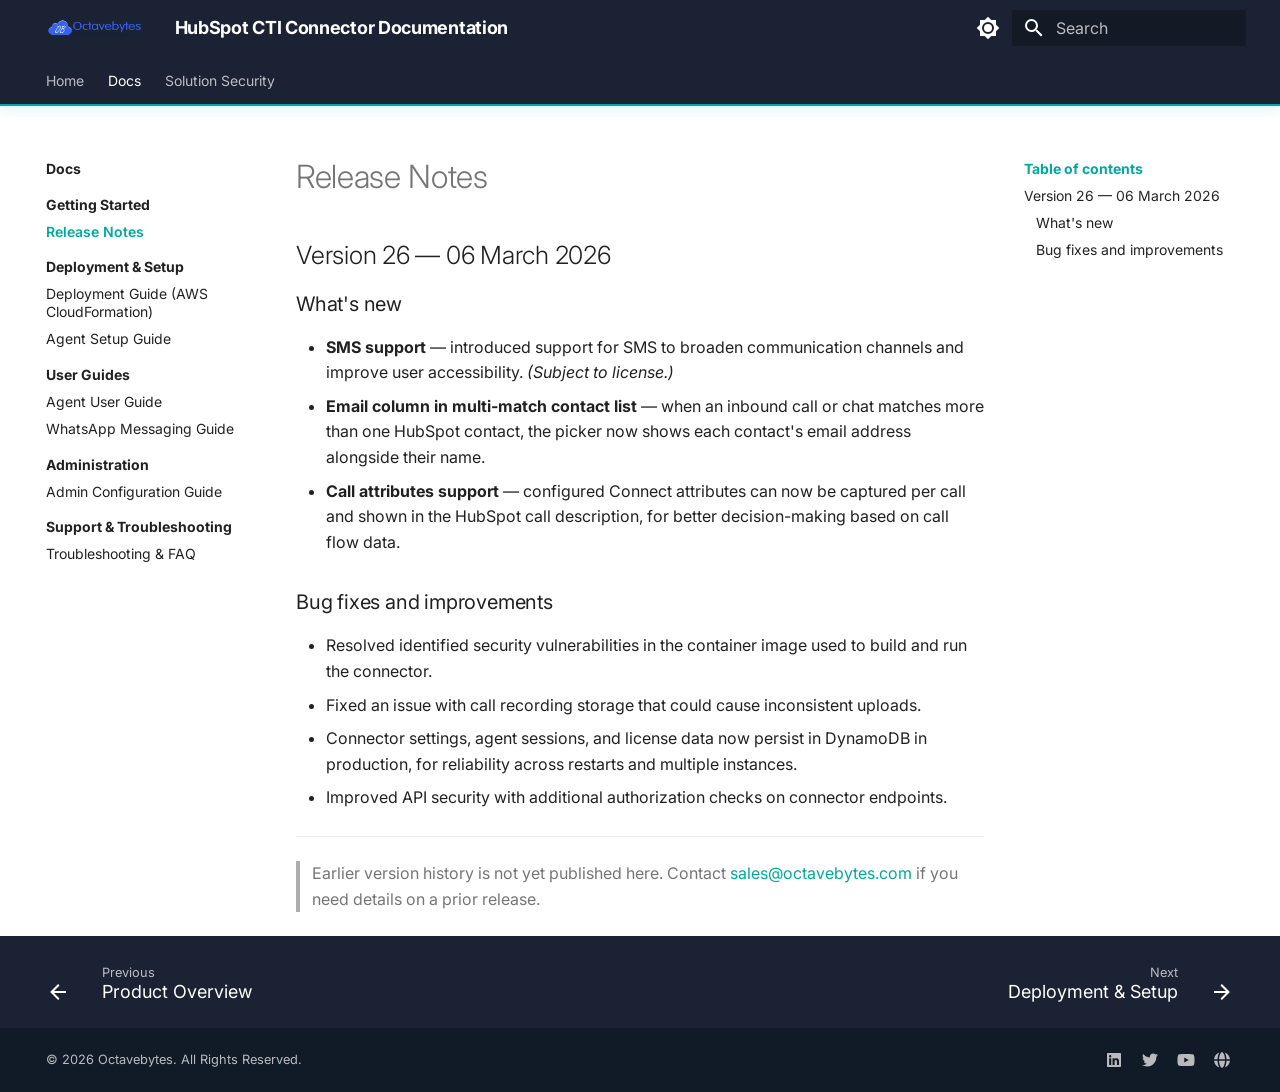
<file: getting-started/release-notes/index.html>
<!doctype html>
<html lang="en" class="no-js">
  <head>
    
      <meta charset="utf-8">
      <meta name="viewport" content="width=device-width,initial-scale=1">
      
        <meta name="description" content="AWS Connect + HubSpot CRM integration by Octavebytes">
      
      
        <meta name="author" content="Octavebytes">
      
      
        <link rel="canonical" href="https://octavebytes.github.io/Hubspot/getting-started/release-notes/">
      
      
        <link rel="prev" href="../">
      
      
        <link rel="next" href="../../deployment/">
      
      
        
      
      
      <link rel="icon" href="../../assets/logo.png">
      <meta name="generator" content="mkdocs-1.6.1, mkdocs-material-9.7.7">
    
    
      
        <title>Release Notes - HubSpot CTI Connector Documentation</title>
      
    
    
      <link rel="stylesheet" href="../../assets/stylesheets/main.ec1eaa64.min.css">
      
        
        <link rel="stylesheet" href="../../assets/stylesheets/palette.ab4e12ef.min.css">
      
      


    
    
      
    
    
      
        
        
        <link rel="preconnect" href="https://fonts.gstatic.com" crossorigin>
        <link rel="stylesheet" href="https://fonts.googleapis.com/css?family=Inter:300,300i,400,400i,700,700i%7CJetBrains+Mono:400,400i,700,700i&display=fallback">
        <style>:root{--md-text-font:"Inter";--md-code-font:"JetBrains Mono"}</style>
      
    
    
      <link rel="stylesheet" href="../../assets/stylesheets/extra.css">
    
    <script>__md_scope=new URL("../..",location),__md_hash=e=>[...e].reduce(((e,_)=>(e<<5)-e+_.charCodeAt(0)),0),__md_get=(e,_=localStorage,t=__md_scope)=>JSON.parse(_.getItem(t.pathname+"."+e)),__md_set=(e,_,t=localStorage,a=__md_scope)=>{try{t.setItem(a.pathname+"."+e,JSON.stringify(_))}catch(e){}}</script>
    
      

    
    
  </head>
  
  
    
    
      
    
    
    
    
    <body dir="ltr" data-md-color-scheme="default" data-md-color-primary="custom" data-md-color-accent="custom">
  
    
    <input class="md-toggle" data-md-toggle="drawer" type="checkbox" id="__drawer" autocomplete="off">
    <input class="md-toggle" data-md-toggle="search" type="checkbox" id="__search" autocomplete="off">
    <label class="md-overlay" for="__drawer"></label>
    <div data-md-component="skip">
      
        
        <a href="#release-notes" class="md-skip">
          Skip to content
        </a>
      
    </div>
    <div data-md-component="announce">
      
    </div>
    
    
      

  

<header class="md-header md-header--shadow md-header--lifted" data-md-component="header">
  <nav class="md-header__inner md-grid" aria-label="Header">
    <a href="../.." title="HubSpot CTI Connector Documentation" class="md-header__button md-logo" aria-label="HubSpot CTI Connector Documentation" data-md-component="logo">
      
  <img src="../../assets/logo.png" alt="logo">

    </a>
    <label class="md-header__button md-icon" for="__drawer">
      
      <svg xmlns="http://www.w3.org/2000/svg" viewBox="0 0 24 24"><path d="M3 6h18v2H3zm0 5h18v2H3zm0 5h18v2H3z"/></svg>
    </label>
    <div class="md-header__title" data-md-component="header-title">
      <div class="md-header__ellipsis">
        <div class="md-header__topic">
          <span class="md-ellipsis">
            HubSpot CTI Connector Documentation
          </span>
        </div>
        <div class="md-header__topic" data-md-component="header-topic">
          <span class="md-ellipsis">
            
              Release Notes
            
          </span>
        </div>
      </div>
    </div>
    
      
        <form class="md-header__option" data-md-component="palette">
  
    
    
    
    <input class="md-option" data-md-color-media="" data-md-color-scheme="default" data-md-color-primary="custom" data-md-color-accent="custom"  aria-label="Switch to dark mode"  type="radio" name="__palette" id="__palette_0">
    
      <label class="md-header__button md-icon" title="Switch to dark mode" for="__palette_1" hidden>
        <svg xmlns="http://www.w3.org/2000/svg" viewBox="0 0 24 24"><path d="M12 8a4 4 0 0 0-4 4 4 4 0 0 0 4 4 4 4 0 0 0 4-4 4 4 0 0 0-4-4m0 10a6 6 0 0 1-6-6 6 6 0 0 1 6-6 6 6 0 0 1 6 6 6 6 0 0 1-6 6m8-9.31V4h-4.69L12 .69 8.69 4H4v4.69L.69 12 4 15.31V20h4.69L12 23.31 15.31 20H20v-4.69L23.31 12z"/></svg>
      </label>
    
  
    
    
    
    <input class="md-option" data-md-color-media="" data-md-color-scheme="slate" data-md-color-primary="custom" data-md-color-accent="custom"  aria-label="Switch to light mode"  type="radio" name="__palette" id="__palette_1">
    
      <label class="md-header__button md-icon" title="Switch to light mode" for="__palette_0" hidden>
        <svg xmlns="http://www.w3.org/2000/svg" viewBox="0 0 24 24"><path d="M12 18c-.89 0-1.74-.2-2.5-.55C11.56 16.5 13 14.42 13 12s-1.44-4.5-3.5-5.45C10.26 6.2 11.11 6 12 6a6 6 0 0 1 6 6 6 6 0 0 1-6 6m8-9.31V4h-4.69L12 .69 8.69 4H4v4.69L.69 12 4 15.31V20h4.69L12 23.31 15.31 20H20v-4.69L23.31 12z"/></svg>
      </label>
    
  
</form>
      
    
    
      <script>var palette=__md_get("__palette");if(palette&&palette.color){if("(prefers-color-scheme)"===palette.color.media){var media=matchMedia("(prefers-color-scheme: light)"),input=document.querySelector(media.matches?"[data-md-color-media='(prefers-color-scheme: light)']":"[data-md-color-media='(prefers-color-scheme: dark)']");palette.color.media=input.getAttribute("data-md-color-media"),palette.color.scheme=input.getAttribute("data-md-color-scheme"),palette.color.primary=input.getAttribute("data-md-color-primary"),palette.color.accent=input.getAttribute("data-md-color-accent")}for(var[key,value]of Object.entries(palette.color))document.body.setAttribute("data-md-color-"+key,value)}</script>
    
    
    
      
      
        <label class="md-header__button md-icon" for="__search">
          
          <svg xmlns="http://www.w3.org/2000/svg" viewBox="0 0 24 24"><path d="M9.5 3A6.5 6.5 0 0 1 16 9.5c0 1.61-.59 3.09-1.56 4.23l.27.27h.79l5 5-1.5 1.5-5-5v-.79l-.27-.27A6.52 6.52 0 0 1 9.5 16 6.5 6.5 0 0 1 3 9.5 6.5 6.5 0 0 1 9.5 3m0 2C7 5 5 7 5 9.5S7 14 9.5 14 14 12 14 9.5 12 5 9.5 5"/></svg>
        </label>
        <div class="md-search" data-md-component="search" role="dialog">
  <label class="md-search__overlay" for="__search"></label>
  <div class="md-search__inner" role="search">
    <form class="md-search__form" name="search">
      <input type="text" class="md-search__input" name="query" aria-label="Search" placeholder="Search" autocapitalize="off" autocorrect="off" autocomplete="off" spellcheck="false" data-md-component="search-query" required>
      <label class="md-search__icon md-icon" for="__search">
        
        <svg xmlns="http://www.w3.org/2000/svg" viewBox="0 0 24 24"><path d="M9.5 3A6.5 6.5 0 0 1 16 9.5c0 1.61-.59 3.09-1.56 4.23l.27.27h.79l5 5-1.5 1.5-5-5v-.79l-.27-.27A6.52 6.52 0 0 1 9.5 16 6.5 6.5 0 0 1 3 9.5 6.5 6.5 0 0 1 9.5 3m0 2C7 5 5 7 5 9.5S7 14 9.5 14 14 12 14 9.5 12 5 9.5 5"/></svg>
        
        <svg xmlns="http://www.w3.org/2000/svg" viewBox="0 0 24 24"><path d="M20 11v2H8l5.5 5.5-1.42 1.42L4.16 12l7.92-7.92L13.5 5.5 8 11z"/></svg>
      </label>
      <nav class="md-search__options" aria-label="Search">
        
          <a href="javascript:void(0)" class="md-search__icon md-icon" title="Share" aria-label="Share" data-clipboard data-clipboard-text="" data-md-component="search-share" tabindex="-1">
            
            <svg xmlns="http://www.w3.org/2000/svg" viewBox="0 0 24 24"><path d="M18 16.08c-.76 0-1.44.3-1.96.77L8.91 12.7c.05-.23.09-.46.09-.7s-.04-.47-.09-.7l7.05-4.11c.54.5 1.25.81 2.04.81a3 3 0 0 0 3-3 3 3 0 0 0-3-3 3 3 0 0 0-3 3c0 .24.04.47.09.7L8.04 9.81C7.5 9.31 6.79 9 6 9a3 3 0 0 0-3 3 3 3 0 0 0 3 3c.79 0 1.5-.31 2.04-.81l7.12 4.15c-.05.21-.08.43-.08.66 0 1.61 1.31 2.91 2.92 2.91s2.92-1.3 2.92-2.91A2.92 2.92 0 0 0 18 16.08"/></svg>
          </a>
        
        <button type="reset" class="md-search__icon md-icon" title="Clear" aria-label="Clear" tabindex="-1">
          
          <svg xmlns="http://www.w3.org/2000/svg" viewBox="0 0 24 24"><path d="M19 6.41 17.59 5 12 10.59 6.41 5 5 6.41 10.59 12 5 17.59 6.41 19 12 13.41 17.59 19 19 17.59 13.41 12z"/></svg>
        </button>
      </nav>
      
        <div class="md-search__suggest" data-md-component="search-suggest"></div>
      
    </form>
    <div class="md-search__output">
      <div class="md-search__scrollwrap" tabindex="0" data-md-scrollfix>
        <div class="md-search-result" data-md-component="search-result">
          <div class="md-search-result__meta">
            Initializing search
          </div>
          <ol class="md-search-result__list" role="presentation"></ol>
        </div>
      </div>
    </div>
  </div>
</div>
      
    
    
  </nav>
  
    
      
<nav class="md-tabs" aria-label="Tabs" data-md-component="tabs">
  <div class="md-grid">
    <ul class="md-tabs__list">
      
        
  
  
  
  
    <li class="md-tabs__item">
      <a href="../.." class="md-tabs__link">
        
  
  
    
  
  Home

      </a>
    </li>
  

      
        
  
  
  
    
  
  
    
    
      
  
  
  
    
  
  
    
    
      <li class="md-tabs__item md-tabs__item--active">
        <a href="../" class="md-tabs__link">
          
  
  
    
  
  Docs

        </a>
      </li>
    
  

    
  

      
        
  
  
  
  
    <li class="md-tabs__item">
      <a href="../../security/" class="md-tabs__link">
        
  
  
    
  
  Solution Security

      </a>
    </li>
  

      
    </ul>
  </div>
</nav>
    
  
</header>
    
    <div class="md-container" data-md-component="container">
      
      
        
      
      <main class="md-main" data-md-component="main">
        <div class="md-main__inner md-grid">
          
            
              
              <div class="md-sidebar md-sidebar--primary" data-md-component="sidebar" data-md-type="navigation" >
                <div class="md-sidebar__scrollwrap">
                  <div class="md-sidebar__inner">
                    


  


<nav class="md-nav md-nav--primary md-nav--lifted" aria-label="Navigation" data-md-level="0">
  <label class="md-nav__title" for="__drawer">
    <a href="../.." title="HubSpot CTI Connector Documentation" class="md-nav__button md-logo" aria-label="HubSpot CTI Connector Documentation" data-md-component="logo">
      
  <img src="../../assets/logo.png" alt="logo">

    </a>
    HubSpot CTI Connector Documentation
  </label>
  
  <ul class="md-nav__list" data-md-scrollfix>
    
      
      
  
  
  
  
    <li class="md-nav__item">
      <a href="../.." class="md-nav__link">
        
  
  
  <span class="md-ellipsis">
    
  
    Home
  

    
  </span>
  
  

      </a>
    </li>
  

    
      
      
  
  
    
  
  
  
    
    
      
        
      
        
      
        
      
        
      
        
      
        
          
        
      
    
    
    
      
        
        
      
      
        
      
    
    
    <li class="md-nav__item md-nav__item--active md-nav__item--section md-nav__item--nested">
      
        
        
        <input class="md-nav__toggle md-toggle " type="checkbox" id="__nav_2" checked>
        
          
          <div class="md-nav__link md-nav__container">
            <a href="../../security/" class="md-nav__link ">
              
  
  
  <span class="md-ellipsis">
    
  
    Docs
  

    
  </span>
  
  

            </a>
            
              
              <label class="md-nav__link " for="__nav_2" id="__nav_2_label" tabindex="">
                <span class="md-nav__icon md-icon"></span>
              </label>
            
          </div>
        
        <nav class="md-nav" data-md-level="1" aria-labelledby="__nav_2_label" aria-expanded="true">
          <label class="md-nav__title" for="__nav_2">
            <span class="md-nav__icon md-icon"></span>
            
  
    Docs
  

          </label>
          <ul class="md-nav__list" data-md-scrollfix>
            
              
                
  
  
    
  
  
  
    
    
      
        
          
        
      
        
      
    
    
    
      
      
        
          
          
        
      
    
    
    <li class="md-nav__item md-nav__item--active md-nav__item--section md-nav__item--nested">
      
        
        
        <input class="md-nav__toggle md-toggle " type="checkbox" id="__nav_2_1" checked>
        
          
          <div class="md-nav__link md-nav__container">
            <a href="../" class="md-nav__link ">
              
  
  
  <span class="md-ellipsis">
    
  
    Getting Started
  

    
  </span>
  
  

            </a>
            
              
              <label class="md-nav__link " for="__nav_2_1" id="__nav_2_1_label" tabindex="">
                <span class="md-nav__icon md-icon"></span>
              </label>
            
          </div>
        
        <nav class="md-nav" data-md-level="2" aria-labelledby="__nav_2_1_label" aria-expanded="true">
          <label class="md-nav__title" for="__nav_2_1">
            <span class="md-nav__icon md-icon"></span>
            
  
    Getting Started
  

          </label>
          <ul class="md-nav__list" data-md-scrollfix>
            
              
            
              
                
  
  
    
  
  
  
    <li class="md-nav__item md-nav__item--active">
      
      <input class="md-nav__toggle md-toggle" type="checkbox" id="__toc">
      
      
        
      
      
        <label class="md-nav__link md-nav__link--active" for="__toc">
          
  
  
  <span class="md-ellipsis">
    
  
    Release Notes
  

    
  </span>
  
  

          <span class="md-nav__icon md-icon"></span>
        </label>
      
      <a href="./" class="md-nav__link md-nav__link--active">
        
  
  
  <span class="md-ellipsis">
    
  
    Release Notes
  

    
  </span>
  
  

      </a>
      
        

<nav class="md-nav md-nav--secondary" aria-label="Table of contents">
  
  
  
    
  
  
    <label class="md-nav__title" for="__toc">
      <span class="md-nav__icon md-icon"></span>
      Table of contents
    </label>
    <ul class="md-nav__list" data-md-component="toc" data-md-scrollfix>
      
        <li class="md-nav__item">
  <a href="#version-26-06-march-2026" class="md-nav__link">
    <span class="md-ellipsis">
      
        Version 26 — 06 March 2026
      
    </span>
  </a>
  
    <nav class="md-nav" aria-label="Version 26 — 06 March 2026">
      <ul class="md-nav__list">
        
          <li class="md-nav__item">
  <a href="#whats-new" class="md-nav__link">
    <span class="md-ellipsis">
      
        What's new
      
    </span>
  </a>
  
</li>
        
          <li class="md-nav__item">
  <a href="#bug-fixes-and-improvements" class="md-nav__link">
    <span class="md-ellipsis">
      
        Bug fixes and improvements
      
    </span>
  </a>
  
</li>
        
      </ul>
    </nav>
  
</li>
      
    </ul>
  
</nav>
      
    </li>
  

              
            
          </ul>
        </nav>
      
    </li>
  

              
            
              
                
  
  
  
  
    
    
      
        
          
        
      
        
      
        
      
    
    
    
      
      
        
          
          
        
      
    
    
    <li class="md-nav__item md-nav__item--section md-nav__item--nested">
      
        
        
          
        
        <input class="md-nav__toggle md-toggle md-toggle--indeterminate" type="checkbox" id="__nav_2_2" >
        
          
          <div class="md-nav__link md-nav__container">
            <a href="../../deployment/" class="md-nav__link ">
              
  
  
  <span class="md-ellipsis">
    
  
    Deployment & Setup
  

    
  </span>
  
  

            </a>
            
              
              <label class="md-nav__link " for="__nav_2_2" id="__nav_2_2_label" tabindex="">
                <span class="md-nav__icon md-icon"></span>
              </label>
            
          </div>
        
        <nav class="md-nav" data-md-level="2" aria-labelledby="__nav_2_2_label" aria-expanded="false">
          <label class="md-nav__title" for="__nav_2_2">
            <span class="md-nav__icon md-icon"></span>
            
  
    Deployment & Setup
  

          </label>
          <ul class="md-nav__list" data-md-scrollfix>
            
              
            
              
                
  
  
  
  
    <li class="md-nav__item">
      <a href="../../deployment/deployment-guide/" class="md-nav__link">
        
  
  
  <span class="md-ellipsis">
    
  
    Deployment Guide (AWS CloudFormation)
  

    
  </span>
  
  

      </a>
    </li>
  

              
            
              
                
  
  
  
  
    <li class="md-nav__item">
      <a href="../../deployment/agent-setup/" class="md-nav__link">
        
  
  
  <span class="md-ellipsis">
    
  
    Agent Setup Guide
  

    
  </span>
  
  

      </a>
    </li>
  

              
            
          </ul>
        </nav>
      
    </li>
  

              
            
              
                
  
  
  
  
    
    
      
        
          
        
      
        
      
        
      
    
    
    
      
      
        
          
          
        
      
    
    
    <li class="md-nav__item md-nav__item--section md-nav__item--nested">
      
        
        
          
        
        <input class="md-nav__toggle md-toggle md-toggle--indeterminate" type="checkbox" id="__nav_2_3" >
        
          
          <div class="md-nav__link md-nav__container">
            <a href="../../user-guides/" class="md-nav__link ">
              
  
  
  <span class="md-ellipsis">
    
  
    User Guides
  

    
  </span>
  
  

            </a>
            
              
              <label class="md-nav__link " for="__nav_2_3" id="__nav_2_3_label" tabindex="">
                <span class="md-nav__icon md-icon"></span>
              </label>
            
          </div>
        
        <nav class="md-nav" data-md-level="2" aria-labelledby="__nav_2_3_label" aria-expanded="false">
          <label class="md-nav__title" for="__nav_2_3">
            <span class="md-nav__icon md-icon"></span>
            
  
    User Guides
  

          </label>
          <ul class="md-nav__list" data-md-scrollfix>
            
              
            
              
                
  
  
  
  
    <li class="md-nav__item">
      <a href="../../user-guides/agent-guide/" class="md-nav__link">
        
  
  
  <span class="md-ellipsis">
    
  
    Agent User Guide
  

    
  </span>
  
  

      </a>
    </li>
  

              
            
              
                
  
  
  
  
    <li class="md-nav__item">
      <a href="../../user-guides/whatsapp-messaging/" class="md-nav__link">
        
  
  
  <span class="md-ellipsis">
    
  
    WhatsApp Messaging Guide
  

    
  </span>
  
  

      </a>
    </li>
  

              
            
          </ul>
        </nav>
      
    </li>
  

              
            
              
                
  
  
  
  
    
    
      
        
          
        
      
        
      
    
    
    
      
      
        
          
          
        
      
    
    
    <li class="md-nav__item md-nav__item--section md-nav__item--nested">
      
        
        
          
        
        <input class="md-nav__toggle md-toggle md-toggle--indeterminate" type="checkbox" id="__nav_2_4" >
        
          
          <div class="md-nav__link md-nav__container">
            <a href="../../admin/" class="md-nav__link ">
              
  
  
  <span class="md-ellipsis">
    
  
    Administration
  

    
  </span>
  
  

            </a>
            
              
              <label class="md-nav__link " for="__nav_2_4" id="__nav_2_4_label" tabindex="">
                <span class="md-nav__icon md-icon"></span>
              </label>
            
          </div>
        
        <nav class="md-nav" data-md-level="2" aria-labelledby="__nav_2_4_label" aria-expanded="false">
          <label class="md-nav__title" for="__nav_2_4">
            <span class="md-nav__icon md-icon"></span>
            
  
    Administration
  

          </label>
          <ul class="md-nav__list" data-md-scrollfix>
            
              
            
              
                
  
  
  
  
    <li class="md-nav__item">
      <a href="../../admin/configuration-guide/" class="md-nav__link">
        
  
  
  <span class="md-ellipsis">
    
  
    Admin Configuration Guide
  

    
  </span>
  
  

      </a>
    </li>
  

              
            
          </ul>
        </nav>
      
    </li>
  

              
            
              
                
  
  
  
  
    
    
      
        
          
        
      
        
      
    
    
    
      
      
        
          
          
        
      
    
    
    <li class="md-nav__item md-nav__item--section md-nav__item--nested">
      
        
        
          
        
        <input class="md-nav__toggle md-toggle md-toggle--indeterminate" type="checkbox" id="__nav_2_5" >
        
          
          <div class="md-nav__link md-nav__container">
            <a href="../../support/" class="md-nav__link ">
              
  
  
  <span class="md-ellipsis">
    
  
    Support & Troubleshooting
  

    
  </span>
  
  

            </a>
            
              
              <label class="md-nav__link " for="__nav_2_5" id="__nav_2_5_label" tabindex="">
                <span class="md-nav__icon md-icon"></span>
              </label>
            
          </div>
        
        <nav class="md-nav" data-md-level="2" aria-labelledby="__nav_2_5_label" aria-expanded="false">
          <label class="md-nav__title" for="__nav_2_5">
            <span class="md-nav__icon md-icon"></span>
            
  
    Support & Troubleshooting
  

          </label>
          <ul class="md-nav__list" data-md-scrollfix>
            
              
            
              
                
  
  
  
  
    <li class="md-nav__item">
      <a href="../../support/troubleshooting/" class="md-nav__link">
        
  
  
  <span class="md-ellipsis">
    
  
    Troubleshooting & FAQ
  

    
  </span>
  
  

      </a>
    </li>
  

              
            
          </ul>
        </nav>
      
    </li>
  

              
            
              
            
          </ul>
        </nav>
      
    </li>
  

    
      
      
  
  
  
  
    <li class="md-nav__item">
      <a href="../../security/" class="md-nav__link">
        
  
  
  <span class="md-ellipsis">
    
  
    Solution Security
  

    
  </span>
  
  

      </a>
    </li>
  

    
  </ul>
</nav>
                  </div>
                </div>
              </div>
            
            
              
              <div class="md-sidebar md-sidebar--secondary" data-md-component="sidebar" data-md-type="toc" >
                <div class="md-sidebar__scrollwrap">
                  <div class="md-sidebar__inner">
                    

<nav class="md-nav md-nav--secondary" aria-label="Table of contents">
  
  
  
    
  
  
    <label class="md-nav__title" for="__toc">
      <span class="md-nav__icon md-icon"></span>
      Table of contents
    </label>
    <ul class="md-nav__list" data-md-component="toc" data-md-scrollfix>
      
        <li class="md-nav__item">
  <a href="#version-26-06-march-2026" class="md-nav__link">
    <span class="md-ellipsis">
      
        Version 26 — 06 March 2026
      
    </span>
  </a>
  
    <nav class="md-nav" aria-label="Version 26 — 06 March 2026">
      <ul class="md-nav__list">
        
          <li class="md-nav__item">
  <a href="#whats-new" class="md-nav__link">
    <span class="md-ellipsis">
      
        What's new
      
    </span>
  </a>
  
</li>
        
          <li class="md-nav__item">
  <a href="#bug-fixes-and-improvements" class="md-nav__link">
    <span class="md-ellipsis">
      
        Bug fixes and improvements
      
    </span>
  </a>
  
</li>
        
      </ul>
    </nav>
  
</li>
      
    </ul>
  
</nav>
                  </div>
                </div>
              </div>
            
          
          
            <div class="md-content" data-md-component="content">
              
              <article class="md-content__inner md-typeset">
                
                  



<h1 id="release-notes">Release Notes<a class="headerlink" href="#release-notes" title="Permanent link">&para;</a></h1>
<h2 id="version-26-06-march-2026">Version 26 — 06 March 2026<a class="headerlink" href="#version-26-06-march-2026" title="Permanent link">&para;</a></h2>
<h3 id="whats-new">What's new<a class="headerlink" href="#whats-new" title="Permanent link">&para;</a></h3>
<ul>
<li><strong>SMS support</strong> — introduced support for SMS to broaden communication channels and improve user accessibility. <em>(Subject to license.)</em></li>
<li><strong>Email column in multi-match contact list</strong> — when an inbound call or chat matches more than one HubSpot contact, the picker now shows each contact's email address alongside their name.</li>
<li><strong>Call attributes support</strong> — configured Connect attributes can now be captured per call and shown in the HubSpot call description, for better decision-making based on call flow data.</li>
</ul>
<h3 id="bug-fixes-and-improvements">Bug fixes and improvements<a class="headerlink" href="#bug-fixes-and-improvements" title="Permanent link">&para;</a></h3>
<ul>
<li>Resolved identified security vulnerabilities in the container image used to build and run the connector.</li>
<li>Fixed an issue with call recording storage that could cause inconsistent uploads.</li>
<li>Connector settings, agent sessions, and license data now persist in DynamoDB in production, for reliability across restarts and multiple instances.</li>
<li>Improved API security with additional authorization checks on connector endpoints.</li>
</ul>
<hr />
<blockquote>
<p>Earlier version history is not yet published here. Contact <a href="mailto:sales@octavebytes.com">sales@octavebytes.com</a> if you need details on a prior release.</p>
</blockquote>












                
              </article>
            </div>
          
          
<script>var target=document.getElementById(location.hash.slice(1));target&&target.name&&(target.checked=target.name.startsWith("__tabbed_"))</script>
        </div>
        
          <button type="button" class="md-top md-icon" data-md-component="top" hidden>
  
  <svg xmlns="http://www.w3.org/2000/svg" viewBox="0 0 24 24"><path d="M13 20h-2V8l-5.5 5.5-1.42-1.42L12 4.16l7.92 7.92-1.42 1.42L13 8z"/></svg>
  Back to top
</button>
        
      </main>
      
        <footer class="md-footer">
  
    
      
      <nav class="md-footer__inner md-grid" aria-label="Footer" >
        
          
          <a href="../" class="md-footer__link md-footer__link--prev" aria-label="Previous: Product Overview">
            <div class="md-footer__button md-icon">
              
              <svg xmlns="http://www.w3.org/2000/svg" viewBox="0 0 24 24"><path d="M20 11v2H8l5.5 5.5-1.42 1.42L4.16 12l7.92-7.92L13.5 5.5 8 11z"/></svg>
            </div>
            <div class="md-footer__title">
              <span class="md-footer__direction">
                Previous
              </span>
              <div class="md-ellipsis">
                Product Overview
              </div>
            </div>
          </a>
        
        
          
          <a href="../../deployment/" class="md-footer__link md-footer__link--next" aria-label="Next: Deployment &amp;amp; Setup">
            <div class="md-footer__title">
              <span class="md-footer__direction">
                Next
              </span>
              <div class="md-ellipsis">
                Deployment &amp; Setup
              </div>
            </div>
            <div class="md-footer__button md-icon">
              
              <svg xmlns="http://www.w3.org/2000/svg" viewBox="0 0 24 24"><path d="M4 11v2h12l-5.5 5.5 1.42 1.42L19.84 12l-7.92-7.92L10.5 5.5 16 11z"/></svg>
            </div>
          </a>
        
      </nav>
    
  
  <div class="md-footer-meta md-typeset">
    <div class="md-footer-meta__inner md-grid">
      <div class="md-copyright">
  
    <div class="md-copyright__highlight">
      © 2026 Octavebytes. All Rights Reserved.
    </div>
  
  
</div>
      
        
<div class="md-social">
  
    
    
    
    
      
      
    
    <a href="https://www.linkedin.com/company/octavebytes/" target="_blank" rel="noopener" title="www.linkedin.com" class="md-social__link">
      <svg xmlns="http://www.w3.org/2000/svg" viewBox="0 0 448 512"><!--! Font Awesome Free 7.1.0 by @fontawesome - https://fontawesome.com License - https://fontawesome.com/license/free (Icons: CC BY 4.0, Fonts: SIL OFL 1.1, Code: MIT License) Copyright 2025 Fonticons, Inc.--><path d="M416 32H31.9C14.3 32 0 46.5 0 64.3v383.4C0 465.5 14.3 480 31.9 480H416c17.6 0 32-14.5 32-32.3V64.3c0-17.8-14.4-32.3-32-32.3M135.4 416H69V202.2h66.5V416zM102.2 96a38.5 38.5 0 1 1 0 77 38.5 38.5 0 1 1 0-77m282.1 320h-66.4V312c0-24.8-.5-56.7-34.5-56.7-34.6 0-39.9 27-39.9 54.9V416h-66.4V202.2h63.7v29.2h.9c8.9-16.8 30.6-34.5 62.9-34.5 67.2 0 79.7 44.3 79.7 101.9z"/></svg>
    </a>
  
    
    
    
    
      
      
    
    <a href="https://twitter.com/octavebytes" target="_blank" rel="noopener" title="twitter.com" class="md-social__link">
      <svg xmlns="http://www.w3.org/2000/svg" viewBox="0 0 512 512"><!--! Font Awesome Free 7.1.0 by @fontawesome - https://fontawesome.com License - https://fontawesome.com/license/free (Icons: CC BY 4.0, Fonts: SIL OFL 1.1, Code: MIT License) Copyright 2025 Fonticons, Inc.--><path d="M459.4 151.7c.3 4.5.3 9.1.3 13.6 0 138.7-105.6 298.6-298.6 298.6-59.5 0-114.7-17.2-161.1-47.1 8.4 1 16.6 1.3 25.3 1.3 49.1 0 94.2-16.6 130.3-44.8-46.1-1-84.8-31.2-98.1-72.8 6.5 1 13 1.6 19.8 1.6 9.4 0 18.8-1.3 27.6-3.6-48.1-9.7-84.1-52-84.1-103v-1.3c14 7.8 30.2 12.7 47.4 13.3-28.3-18.8-46.8-51-46.8-87.4 0-19.5 5.2-37.4 14.3-53C87.4 130.8 165 172.4 252.1 176.9c-1.6-7.8-2.6-15.9-2.6-24C249.5 95.1 296.3 48 354.4 48c30.2 0 57.5 12.7 76.7 33.1 23.7-4.5 46.5-13.3 66.6-25.3-7.8 24.4-24.4 44.8-46.1 57.8 21.1-2.3 41.6-8.1 60.4-16.2-14.3 20.8-32.2 39.3-52.6 54.3"/></svg>
    </a>
  
    
    
    
    
      
      
    
    <a href="https://www.youtube.com/channel/UCA0Le6ELahBzAf-I7jOBuRQ" target="_blank" rel="noopener" title="www.youtube.com" class="md-social__link">
      <svg xmlns="http://www.w3.org/2000/svg" viewBox="0 0 576 512"><!--! Font Awesome Free 7.1.0 by @fontawesome - https://fontawesome.com License - https://fontawesome.com/license/free (Icons: CC BY 4.0, Fonts: SIL OFL 1.1, Code: MIT License) Copyright 2025 Fonticons, Inc.--><path d="M549.7 124.1c-6.2-23.7-24.8-42.3-48.3-48.6C458.9 64 288.1 64 288.1 64S117.3 64 74.7 75.5c-23.5 6.3-42 24.9-48.3 48.6C15 167 15 256.4 15 256.4s0 89.4 11.4 132.3c6.3 23.6 24.8 41.5 48.3 47.8C117.3 448 288.1 448 288.1 448s170.8 0 213.4-11.5c23.5-6.3 42-24.2 48.3-47.8 11.4-42.9 11.4-132.3 11.4-132.3s0-89.4-11.4-132.3zM232.2 337.6V175.2l142.7 81.2z"/></svg>
    </a>
  
    
    
    
    
      
      
    
    <a href="https://octavebytes.com" target="_blank" rel="noopener" title="octavebytes.com" class="md-social__link">
      <svg xmlns="http://www.w3.org/2000/svg" viewBox="0 0 512 512"><!--! Font Awesome Free 7.1.0 by @fontawesome - https://fontawesome.com License - https://fontawesome.com/license/free (Icons: CC BY 4.0, Fonts: SIL OFL 1.1, Code: MIT License) Copyright 2025 Fonticons, Inc.--><path d="M351.9 280H161c2.9 64.5 17.2 123.9 37.5 167.4 11.4 24.5 23.7 41.8 35.1 52.4 11.2 10.5 18.9 12.2 22.9 12.2s11.7-1.7 22.9-12.2c11.4-10.6 23.7-28 35.1-52.4 20.3-43.5 34.6-102.9 37.5-167.4zm-191-48h190.9c-2.8-64.5-17.1-123.9-37.4-167.4-11.4-24.4-23.7-41.8-35.1-52.4C268.1 1.7 260.4 0 256.4 0s-11.7 1.7-22.9 12.2c-11.4 10.6-23.7 28-35.1 52.4-20.3 43.5-34.6 102.9-37.5 167.4m-48 0c3.5-85.6 25.6-165.1 57.9-217.3C78.7 47.3 10.9 131.2 1.5 232zM1.5 280c9.4 100.8 77.2 184.7 169.3 217.3-32.3-52.2-54.4-131.7-57.9-217.3zm398.4 0c-3.5 85.6-25.6 165.1-57.9 217.3 92.1-32.7 159.9-116.5 169.3-217.3zm111.4-48C501.9 131.2 434.1 47.3 342 14.7c32.3 52.2 54.4 131.7 57.9 217.3z"/></svg>
    </a>
  
</div>
      
    </div>
  </div>
</footer>
      
    </div>
    <div class="md-dialog" data-md-component="dialog">
      <div class="md-dialog__inner md-typeset"></div>
    </div>
    
    
    
      
      
      <script id="__config" type="application/json">{"annotate": null, "base": "../..", "features": ["navigation.tabs", "navigation.tabs.sticky", "navigation.sections", "navigation.expand", "navigation.top", "navigation.footer", "navigation.indexes", "search.highlight", "search.suggest", "search.share", "content.code.copy", "content.code.annotate", "toc.follow"], "search": "../../assets/javascripts/workers/search.2c215733.min.js", "tags": null, "translations": {"clipboard.copied": "Copied to clipboard", "clipboard.copy": "Copy to clipboard", "search.result.more.one": "1 more on this page", "search.result.more.other": "# more on this page", "search.result.none": "No matching documents", "search.result.one": "1 matching document", "search.result.other": "# matching documents", "search.result.placeholder": "Type to start searching", "search.result.term.missing": "Missing", "select.version": "Select version"}, "version": null}</script>
    
    
      <script src="../../assets/javascripts/bundle.d7400e89.min.js"></script>
      
    
  </body>
</html>
</file>
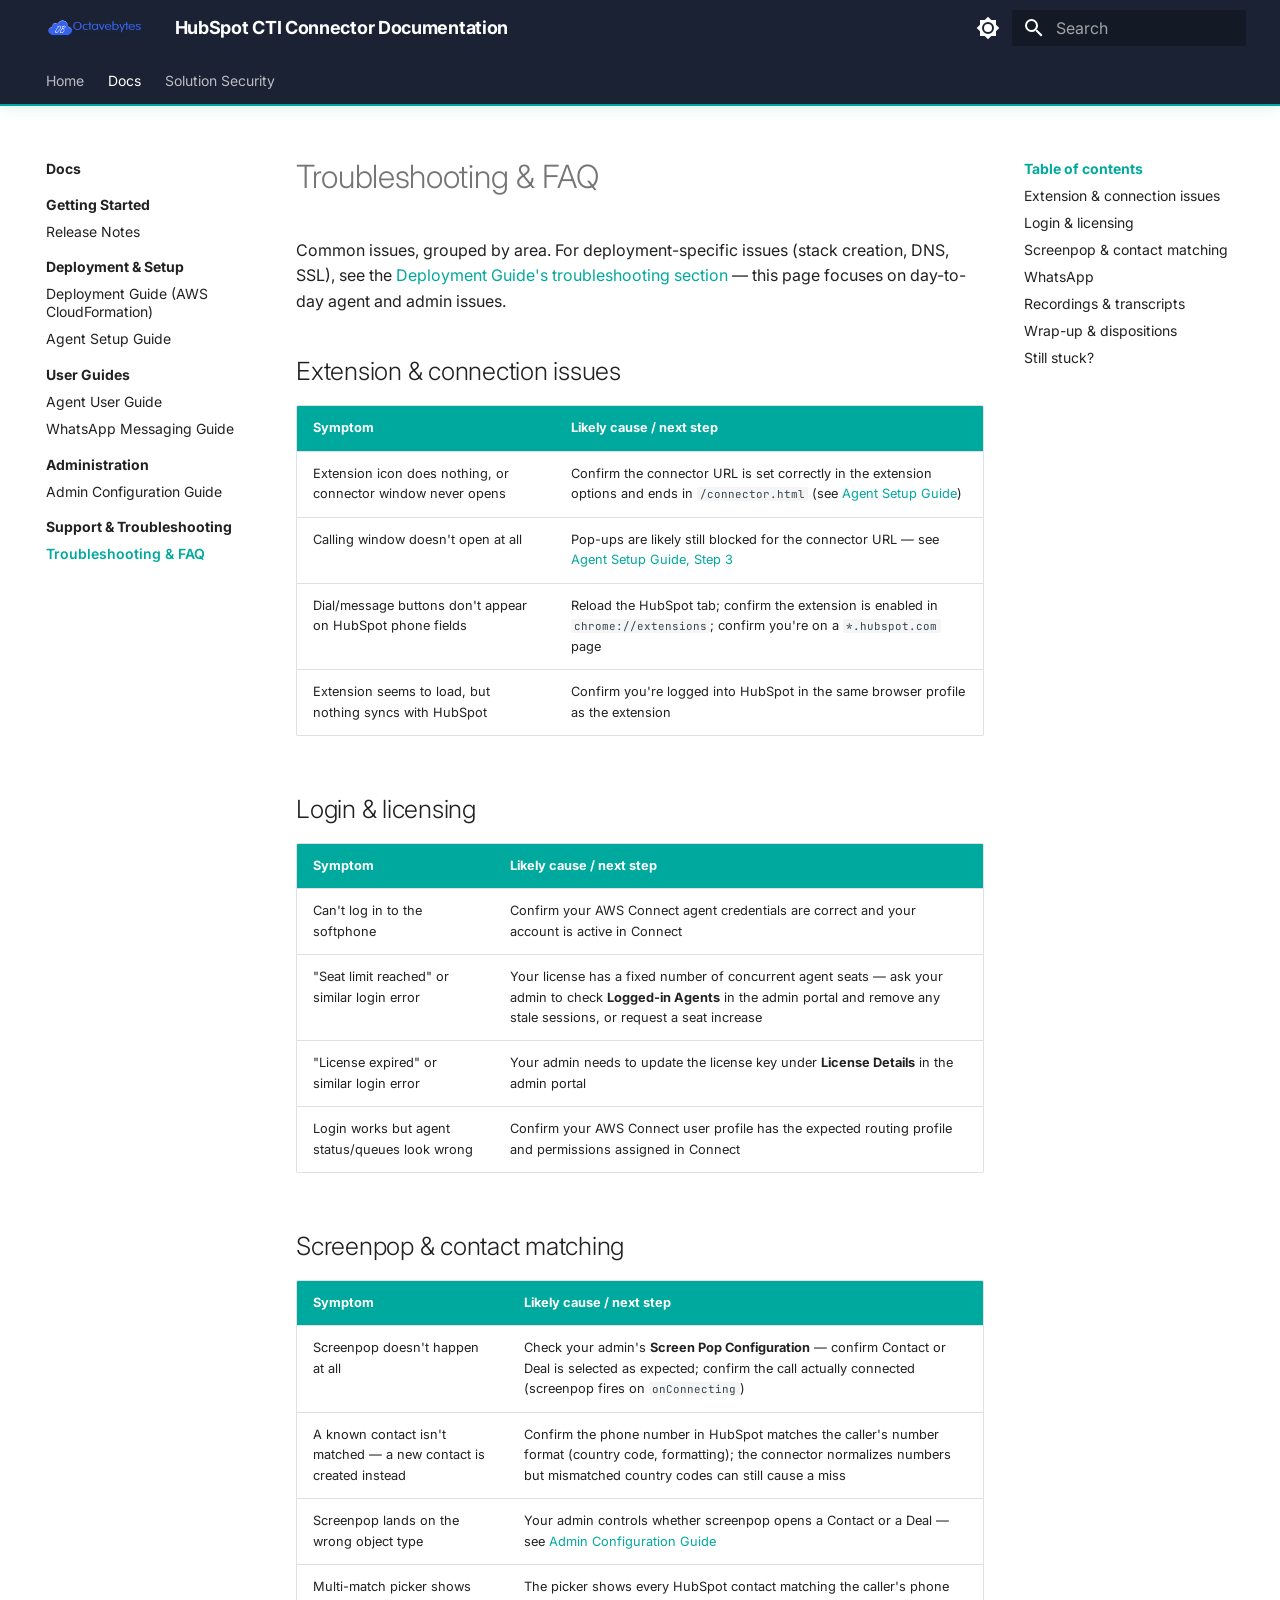
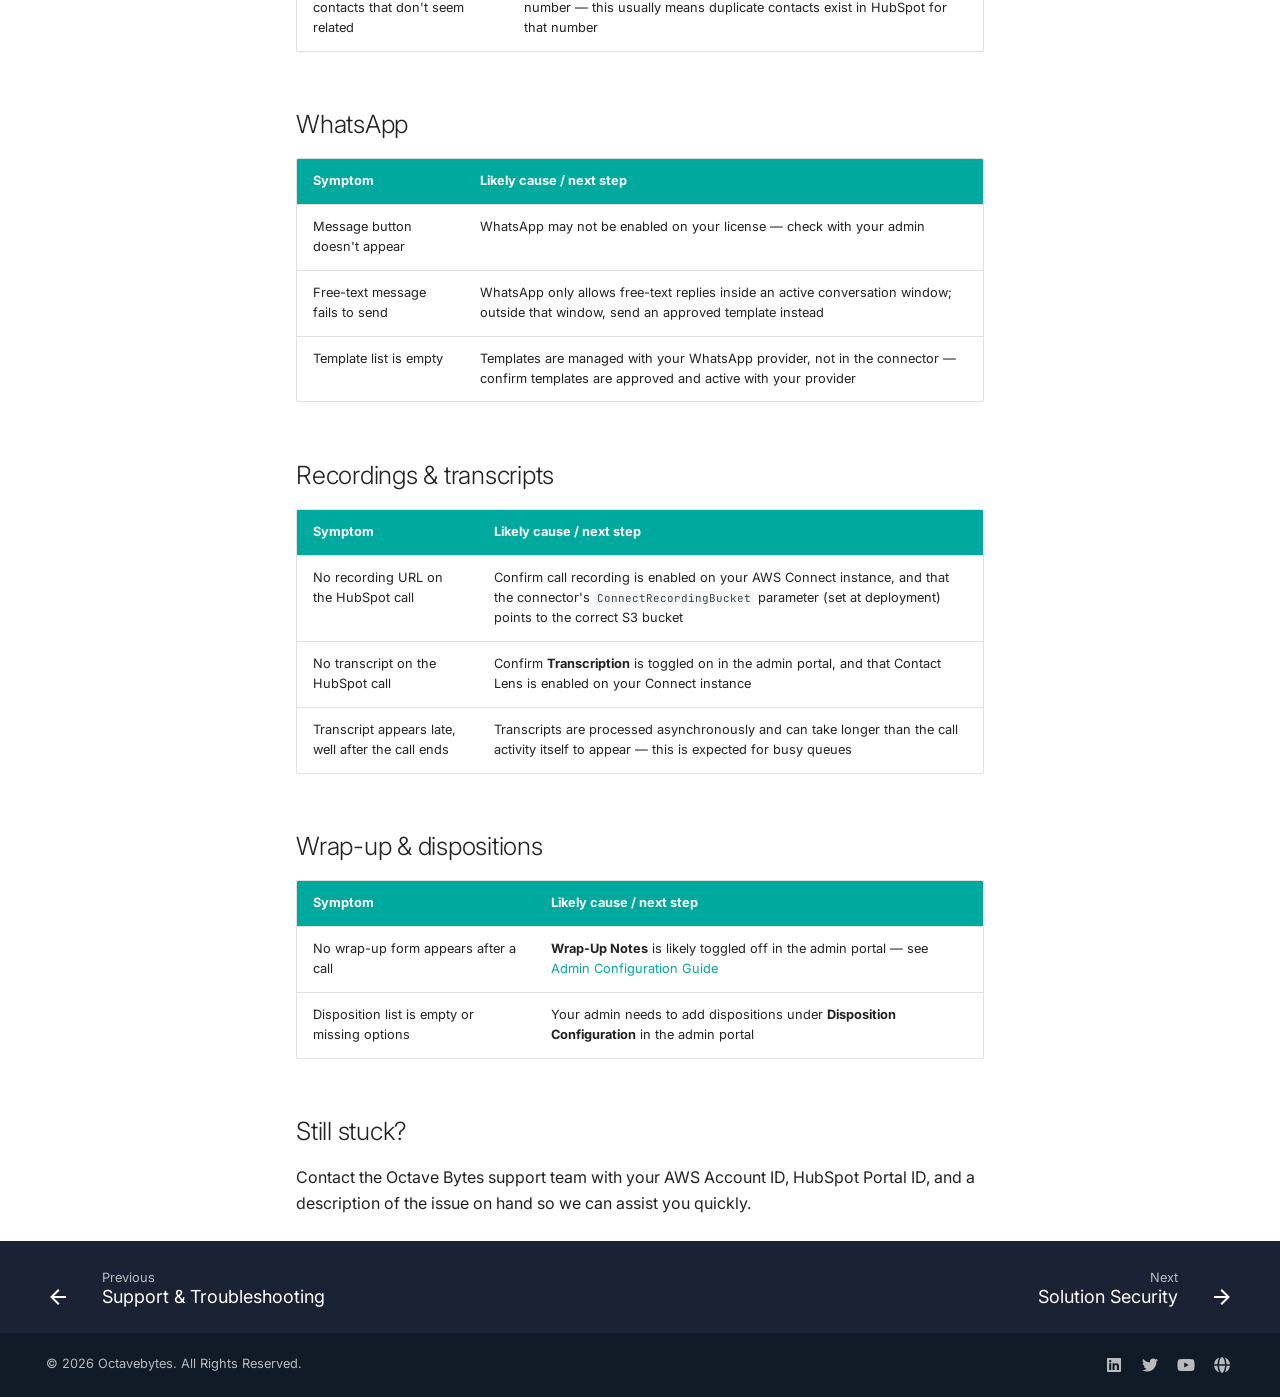
<file: support/troubleshooting/index.html>
<!doctype html>
<html lang="en" class="no-js">
  <head>
    
      <meta charset="utf-8">
      <meta name="viewport" content="width=device-width,initial-scale=1">
      
        <meta name="description" content="AWS Connect + HubSpot CRM integration by Octavebytes">
      
      
        <meta name="author" content="Octavebytes">
      
      
        <link rel="canonical" href="https://octavebytes.github.io/Hubspot/support/troubleshooting/">
      
      
        <link rel="prev" href="../">
      
      
        <link rel="next" href="../../security/">
      
      
        
      
      
      <link rel="icon" href="../../assets/logo.png">
      <meta name="generator" content="mkdocs-1.6.1, mkdocs-material-9.7.7">
    
    
      
        <title>Troubleshooting & FAQ - HubSpot CTI Connector Documentation</title>
      
    
    
      <link rel="stylesheet" href="../../assets/stylesheets/main.ec1eaa64.min.css">
      
        
        <link rel="stylesheet" href="../../assets/stylesheets/palette.ab4e12ef.min.css">
      
      


    
    
      
    
    
      
        
        
        <link rel="preconnect" href="https://fonts.gstatic.com" crossorigin>
        <link rel="stylesheet" href="https://fonts.googleapis.com/css?family=Inter:300,300i,400,400i,700,700i%7CJetBrains+Mono:400,400i,700,700i&display=fallback">
        <style>:root{--md-text-font:"Inter";--md-code-font:"JetBrains Mono"}</style>
      
    
    
      <link rel="stylesheet" href="../../assets/stylesheets/extra.css">
    
    <script>__md_scope=new URL("../..",location),__md_hash=e=>[...e].reduce(((e,_)=>(e<<5)-e+_.charCodeAt(0)),0),__md_get=(e,_=localStorage,t=__md_scope)=>JSON.parse(_.getItem(t.pathname+"."+e)),__md_set=(e,_,t=localStorage,a=__md_scope)=>{try{t.setItem(a.pathname+"."+e,JSON.stringify(_))}catch(e){}}</script>
    
      

    
    
  </head>
  
  
    
    
      
    
    
    
    
    <body dir="ltr" data-md-color-scheme="default" data-md-color-primary="custom" data-md-color-accent="custom">
  
    
    <input class="md-toggle" data-md-toggle="drawer" type="checkbox" id="__drawer" autocomplete="off">
    <input class="md-toggle" data-md-toggle="search" type="checkbox" id="__search" autocomplete="off">
    <label class="md-overlay" for="__drawer"></label>
    <div data-md-component="skip">
      
        
        <a href="#troubleshooting-faq" class="md-skip">
          Skip to content
        </a>
      
    </div>
    <div data-md-component="announce">
      
    </div>
    
    
      

  

<header class="md-header md-header--shadow md-header--lifted" data-md-component="header">
  <nav class="md-header__inner md-grid" aria-label="Header">
    <a href="../.." title="HubSpot CTI Connector Documentation" class="md-header__button md-logo" aria-label="HubSpot CTI Connector Documentation" data-md-component="logo">
      
  <img src="../../assets/logo.png" alt="logo">

    </a>
    <label class="md-header__button md-icon" for="__drawer">
      
      <svg xmlns="http://www.w3.org/2000/svg" viewBox="0 0 24 24"><path d="M3 6h18v2H3zm0 5h18v2H3zm0 5h18v2H3z"/></svg>
    </label>
    <div class="md-header__title" data-md-component="header-title">
      <div class="md-header__ellipsis">
        <div class="md-header__topic">
          <span class="md-ellipsis">
            HubSpot CTI Connector Documentation
          </span>
        </div>
        <div class="md-header__topic" data-md-component="header-topic">
          <span class="md-ellipsis">
            
              Troubleshooting & FAQ
            
          </span>
        </div>
      </div>
    </div>
    
      
        <form class="md-header__option" data-md-component="palette">
  
    
    
    
    <input class="md-option" data-md-color-media="" data-md-color-scheme="default" data-md-color-primary="custom" data-md-color-accent="custom"  aria-label="Switch to dark mode"  type="radio" name="__palette" id="__palette_0">
    
      <label class="md-header__button md-icon" title="Switch to dark mode" for="__palette_1" hidden>
        <svg xmlns="http://www.w3.org/2000/svg" viewBox="0 0 24 24"><path d="M12 8a4 4 0 0 0-4 4 4 4 0 0 0 4 4 4 4 0 0 0 4-4 4 4 0 0 0-4-4m0 10a6 6 0 0 1-6-6 6 6 0 0 1 6-6 6 6 0 0 1 6 6 6 6 0 0 1-6 6m8-9.31V4h-4.69L12 .69 8.69 4H4v4.69L.69 12 4 15.31V20h4.69L12 23.31 15.31 20H20v-4.69L23.31 12z"/></svg>
      </label>
    
  
    
    
    
    <input class="md-option" data-md-color-media="" data-md-color-scheme="slate" data-md-color-primary="custom" data-md-color-accent="custom"  aria-label="Switch to light mode"  type="radio" name="__palette" id="__palette_1">
    
      <label class="md-header__button md-icon" title="Switch to light mode" for="__palette_0" hidden>
        <svg xmlns="http://www.w3.org/2000/svg" viewBox="0 0 24 24"><path d="M12 18c-.89 0-1.74-.2-2.5-.55C11.56 16.5 13 14.42 13 12s-1.44-4.5-3.5-5.45C10.26 6.2 11.11 6 12 6a6 6 0 0 1 6 6 6 6 0 0 1-6 6m8-9.31V4h-4.69L12 .69 8.69 4H4v4.69L.69 12 4 15.31V20h4.69L12 23.31 15.31 20H20v-4.69L23.31 12z"/></svg>
      </label>
    
  
</form>
      
    
    
      <script>var palette=__md_get("__palette");if(palette&&palette.color){if("(prefers-color-scheme)"===palette.color.media){var media=matchMedia("(prefers-color-scheme: light)"),input=document.querySelector(media.matches?"[data-md-color-media='(prefers-color-scheme: light)']":"[data-md-color-media='(prefers-color-scheme: dark)']");palette.color.media=input.getAttribute("data-md-color-media"),palette.color.scheme=input.getAttribute("data-md-color-scheme"),palette.color.primary=input.getAttribute("data-md-color-primary"),palette.color.accent=input.getAttribute("data-md-color-accent")}for(var[key,value]of Object.entries(palette.color))document.body.setAttribute("data-md-color-"+key,value)}</script>
    
    
    
      
      
        <label class="md-header__button md-icon" for="__search">
          
          <svg xmlns="http://www.w3.org/2000/svg" viewBox="0 0 24 24"><path d="M9.5 3A6.5 6.5 0 0 1 16 9.5c0 1.61-.59 3.09-1.56 4.23l.27.27h.79l5 5-1.5 1.5-5-5v-.79l-.27-.27A6.52 6.52 0 0 1 9.5 16 6.5 6.5 0 0 1 3 9.5 6.5 6.5 0 0 1 9.5 3m0 2C7 5 5 7 5 9.5S7 14 9.5 14 14 12 14 9.5 12 5 9.5 5"/></svg>
        </label>
        <div class="md-search" data-md-component="search" role="dialog">
  <label class="md-search__overlay" for="__search"></label>
  <div class="md-search__inner" role="search">
    <form class="md-search__form" name="search">
      <input type="text" class="md-search__input" name="query" aria-label="Search" placeholder="Search" autocapitalize="off" autocorrect="off" autocomplete="off" spellcheck="false" data-md-component="search-query" required>
      <label class="md-search__icon md-icon" for="__search">
        
        <svg xmlns="http://www.w3.org/2000/svg" viewBox="0 0 24 24"><path d="M9.5 3A6.5 6.5 0 0 1 16 9.5c0 1.61-.59 3.09-1.56 4.23l.27.27h.79l5 5-1.5 1.5-5-5v-.79l-.27-.27A6.52 6.52 0 0 1 9.5 16 6.5 6.5 0 0 1 3 9.5 6.5 6.5 0 0 1 9.5 3m0 2C7 5 5 7 5 9.5S7 14 9.5 14 14 12 14 9.5 12 5 9.5 5"/></svg>
        
        <svg xmlns="http://www.w3.org/2000/svg" viewBox="0 0 24 24"><path d="M20 11v2H8l5.5 5.5-1.42 1.42L4.16 12l7.92-7.92L13.5 5.5 8 11z"/></svg>
      </label>
      <nav class="md-search__options" aria-label="Search">
        
          <a href="javascript:void(0)" class="md-search__icon md-icon" title="Share" aria-label="Share" data-clipboard data-clipboard-text="" data-md-component="search-share" tabindex="-1">
            
            <svg xmlns="http://www.w3.org/2000/svg" viewBox="0 0 24 24"><path d="M18 16.08c-.76 0-1.44.3-1.96.77L8.91 12.7c.05-.23.09-.46.09-.7s-.04-.47-.09-.7l7.05-4.11c.54.5 1.25.81 2.04.81a3 3 0 0 0 3-3 3 3 0 0 0-3-3 3 3 0 0 0-3 3c0 .24.04.47.09.7L8.04 9.81C7.5 9.31 6.79 9 6 9a3 3 0 0 0-3 3 3 3 0 0 0 3 3c.79 0 1.5-.31 2.04-.81l7.12 4.15c-.05.21-.08.43-.08.66 0 1.61 1.31 2.91 2.92 2.91s2.92-1.3 2.92-2.91A2.92 2.92 0 0 0 18 16.08"/></svg>
          </a>
        
        <button type="reset" class="md-search__icon md-icon" title="Clear" aria-label="Clear" tabindex="-1">
          
          <svg xmlns="http://www.w3.org/2000/svg" viewBox="0 0 24 24"><path d="M19 6.41 17.59 5 12 10.59 6.41 5 5 6.41 10.59 12 5 17.59 6.41 19 12 13.41 17.59 19 19 17.59 13.41 12z"/></svg>
        </button>
      </nav>
      
        <div class="md-search__suggest" data-md-component="search-suggest"></div>
      
    </form>
    <div class="md-search__output">
      <div class="md-search__scrollwrap" tabindex="0" data-md-scrollfix>
        <div class="md-search-result" data-md-component="search-result">
          <div class="md-search-result__meta">
            Initializing search
          </div>
          <ol class="md-search-result__list" role="presentation"></ol>
        </div>
      </div>
    </div>
  </div>
</div>
      
    
    
  </nav>
  
    
      
<nav class="md-tabs" aria-label="Tabs" data-md-component="tabs">
  <div class="md-grid">
    <ul class="md-tabs__list">
      
        
  
  
  
  
    <li class="md-tabs__item">
      <a href="../.." class="md-tabs__link">
        
  
  
    
  
  Home

      </a>
    </li>
  

      
        
  
  
  
    
  
  
    
    
      
  
  
  
    
  
  
    
    
      <li class="md-tabs__item md-tabs__item--active">
        <a href="../../getting-started/" class="md-tabs__link">
          
  
  
    
  
  Docs

        </a>
      </li>
    
  

    
  

      
        
  
  
  
  
    <li class="md-tabs__item">
      <a href="../../security/" class="md-tabs__link">
        
  
  
    
  
  Solution Security

      </a>
    </li>
  

      
    </ul>
  </div>
</nav>
    
  
</header>
    
    <div class="md-container" data-md-component="container">
      
      
        
      
      <main class="md-main" data-md-component="main">
        <div class="md-main__inner md-grid">
          
            
              
              <div class="md-sidebar md-sidebar--primary" data-md-component="sidebar" data-md-type="navigation" >
                <div class="md-sidebar__scrollwrap">
                  <div class="md-sidebar__inner">
                    


  


<nav class="md-nav md-nav--primary md-nav--lifted" aria-label="Navigation" data-md-level="0">
  <label class="md-nav__title" for="__drawer">
    <a href="../.." title="HubSpot CTI Connector Documentation" class="md-nav__button md-logo" aria-label="HubSpot CTI Connector Documentation" data-md-component="logo">
      
  <img src="../../assets/logo.png" alt="logo">

    </a>
    HubSpot CTI Connector Documentation
  </label>
  
  <ul class="md-nav__list" data-md-scrollfix>
    
      
      
  
  
  
  
    <li class="md-nav__item">
      <a href="../.." class="md-nav__link">
        
  
  
  <span class="md-ellipsis">
    
  
    Home
  

    
  </span>
  
  

      </a>
    </li>
  

    
      
      
  
  
    
  
  
  
    
    
      
        
      
        
      
        
      
        
      
        
      
        
          
        
      
    
    
    
      
        
        
      
      
        
      
    
    
    <li class="md-nav__item md-nav__item--active md-nav__item--section md-nav__item--nested">
      
        
        
        <input class="md-nav__toggle md-toggle " type="checkbox" id="__nav_2" checked>
        
          
          <div class="md-nav__link md-nav__container">
            <a href="../../security/" class="md-nav__link ">
              
  
  
  <span class="md-ellipsis">
    
  
    Docs
  

    
  </span>
  
  

            </a>
            
              
              <label class="md-nav__link " for="__nav_2" id="__nav_2_label" tabindex="">
                <span class="md-nav__icon md-icon"></span>
              </label>
            
          </div>
        
        <nav class="md-nav" data-md-level="1" aria-labelledby="__nav_2_label" aria-expanded="true">
          <label class="md-nav__title" for="__nav_2">
            <span class="md-nav__icon md-icon"></span>
            
  
    Docs
  

          </label>
          <ul class="md-nav__list" data-md-scrollfix>
            
              
                
  
  
  
  
    
    
      
        
          
        
      
        
      
    
    
    
      
      
        
          
          
        
      
    
    
    <li class="md-nav__item md-nav__item--section md-nav__item--nested">
      
        
        
          
        
        <input class="md-nav__toggle md-toggle md-toggle--indeterminate" type="checkbox" id="__nav_2_1" >
        
          
          <div class="md-nav__link md-nav__container">
            <a href="../../getting-started/" class="md-nav__link ">
              
  
  
  <span class="md-ellipsis">
    
  
    Getting Started
  

    
  </span>
  
  

            </a>
            
              
              <label class="md-nav__link " for="__nav_2_1" id="__nav_2_1_label" tabindex="">
                <span class="md-nav__icon md-icon"></span>
              </label>
            
          </div>
        
        <nav class="md-nav" data-md-level="2" aria-labelledby="__nav_2_1_label" aria-expanded="false">
          <label class="md-nav__title" for="__nav_2_1">
            <span class="md-nav__icon md-icon"></span>
            
  
    Getting Started
  

          </label>
          <ul class="md-nav__list" data-md-scrollfix>
            
              
            
              
                
  
  
  
  
    <li class="md-nav__item">
      <a href="../../getting-started/release-notes/" class="md-nav__link">
        
  
  
  <span class="md-ellipsis">
    
  
    Release Notes
  

    
  </span>
  
  

      </a>
    </li>
  

              
            
          </ul>
        </nav>
      
    </li>
  

              
            
              
                
  
  
  
  
    
    
      
        
          
        
      
        
      
        
      
    
    
    
      
      
        
          
          
        
      
    
    
    <li class="md-nav__item md-nav__item--section md-nav__item--nested">
      
        
        
          
        
        <input class="md-nav__toggle md-toggle md-toggle--indeterminate" type="checkbox" id="__nav_2_2" >
        
          
          <div class="md-nav__link md-nav__container">
            <a href="../../deployment/" class="md-nav__link ">
              
  
  
  <span class="md-ellipsis">
    
  
    Deployment & Setup
  

    
  </span>
  
  

            </a>
            
              
              <label class="md-nav__link " for="__nav_2_2" id="__nav_2_2_label" tabindex="">
                <span class="md-nav__icon md-icon"></span>
              </label>
            
          </div>
        
        <nav class="md-nav" data-md-level="2" aria-labelledby="__nav_2_2_label" aria-expanded="false">
          <label class="md-nav__title" for="__nav_2_2">
            <span class="md-nav__icon md-icon"></span>
            
  
    Deployment & Setup
  

          </label>
          <ul class="md-nav__list" data-md-scrollfix>
            
              
            
              
                
  
  
  
  
    <li class="md-nav__item">
      <a href="../../deployment/deployment-guide/" class="md-nav__link">
        
  
  
  <span class="md-ellipsis">
    
  
    Deployment Guide (AWS CloudFormation)
  

    
  </span>
  
  

      </a>
    </li>
  

              
            
              
                
  
  
  
  
    <li class="md-nav__item">
      <a href="../../deployment/agent-setup/" class="md-nav__link">
        
  
  
  <span class="md-ellipsis">
    
  
    Agent Setup Guide
  

    
  </span>
  
  

      </a>
    </li>
  

              
            
          </ul>
        </nav>
      
    </li>
  

              
            
              
                
  
  
  
  
    
    
      
        
          
        
      
        
      
        
      
    
    
    
      
      
        
          
          
        
      
    
    
    <li class="md-nav__item md-nav__item--section md-nav__item--nested">
      
        
        
          
        
        <input class="md-nav__toggle md-toggle md-toggle--indeterminate" type="checkbox" id="__nav_2_3" >
        
          
          <div class="md-nav__link md-nav__container">
            <a href="../../user-guides/" class="md-nav__link ">
              
  
  
  <span class="md-ellipsis">
    
  
    User Guides
  

    
  </span>
  
  

            </a>
            
              
              <label class="md-nav__link " for="__nav_2_3" id="__nav_2_3_label" tabindex="">
                <span class="md-nav__icon md-icon"></span>
              </label>
            
          </div>
        
        <nav class="md-nav" data-md-level="2" aria-labelledby="__nav_2_3_label" aria-expanded="false">
          <label class="md-nav__title" for="__nav_2_3">
            <span class="md-nav__icon md-icon"></span>
            
  
    User Guides
  

          </label>
          <ul class="md-nav__list" data-md-scrollfix>
            
              
            
              
                
  
  
  
  
    <li class="md-nav__item">
      <a href="../../user-guides/agent-guide/" class="md-nav__link">
        
  
  
  <span class="md-ellipsis">
    
  
    Agent User Guide
  

    
  </span>
  
  

      </a>
    </li>
  

              
            
              
                
  
  
  
  
    <li class="md-nav__item">
      <a href="../../user-guides/whatsapp-messaging/" class="md-nav__link">
        
  
  
  <span class="md-ellipsis">
    
  
    WhatsApp Messaging Guide
  

    
  </span>
  
  

      </a>
    </li>
  

              
            
          </ul>
        </nav>
      
    </li>
  

              
            
              
                
  
  
  
  
    
    
      
        
          
        
      
        
      
    
    
    
      
      
        
          
          
        
      
    
    
    <li class="md-nav__item md-nav__item--section md-nav__item--nested">
      
        
        
          
        
        <input class="md-nav__toggle md-toggle md-toggle--indeterminate" type="checkbox" id="__nav_2_4" >
        
          
          <div class="md-nav__link md-nav__container">
            <a href="../../admin/" class="md-nav__link ">
              
  
  
  <span class="md-ellipsis">
    
  
    Administration
  

    
  </span>
  
  

            </a>
            
              
              <label class="md-nav__link " for="__nav_2_4" id="__nav_2_4_label" tabindex="">
                <span class="md-nav__icon md-icon"></span>
              </label>
            
          </div>
        
        <nav class="md-nav" data-md-level="2" aria-labelledby="__nav_2_4_label" aria-expanded="false">
          <label class="md-nav__title" for="__nav_2_4">
            <span class="md-nav__icon md-icon"></span>
            
  
    Administration
  

          </label>
          <ul class="md-nav__list" data-md-scrollfix>
            
              
            
              
                
  
  
  
  
    <li class="md-nav__item">
      <a href="../../admin/configuration-guide/" class="md-nav__link">
        
  
  
  <span class="md-ellipsis">
    
  
    Admin Configuration Guide
  

    
  </span>
  
  

      </a>
    </li>
  

              
            
          </ul>
        </nav>
      
    </li>
  

              
            
              
                
  
  
    
  
  
  
    
    
      
        
          
        
      
        
      
    
    
    
      
      
        
          
          
        
      
    
    
    <li class="md-nav__item md-nav__item--active md-nav__item--section md-nav__item--nested">
      
        
        
        <input class="md-nav__toggle md-toggle " type="checkbox" id="__nav_2_5" checked>
        
          
          <div class="md-nav__link md-nav__container">
            <a href="../" class="md-nav__link ">
              
  
  
  <span class="md-ellipsis">
    
  
    Support & Troubleshooting
  

    
  </span>
  
  

            </a>
            
              
              <label class="md-nav__link " for="__nav_2_5" id="__nav_2_5_label" tabindex="">
                <span class="md-nav__icon md-icon"></span>
              </label>
            
          </div>
        
        <nav class="md-nav" data-md-level="2" aria-labelledby="__nav_2_5_label" aria-expanded="true">
          <label class="md-nav__title" for="__nav_2_5">
            <span class="md-nav__icon md-icon"></span>
            
  
    Support & Troubleshooting
  

          </label>
          <ul class="md-nav__list" data-md-scrollfix>
            
              
            
              
                
  
  
    
  
  
  
    <li class="md-nav__item md-nav__item--active">
      
      <input class="md-nav__toggle md-toggle" type="checkbox" id="__toc">
      
      
        
      
      
        <label class="md-nav__link md-nav__link--active" for="__toc">
          
  
  
  <span class="md-ellipsis">
    
  
    Troubleshooting & FAQ
  

    
  </span>
  
  

          <span class="md-nav__icon md-icon"></span>
        </label>
      
      <a href="./" class="md-nav__link md-nav__link--active">
        
  
  
  <span class="md-ellipsis">
    
  
    Troubleshooting & FAQ
  

    
  </span>
  
  

      </a>
      
        

<nav class="md-nav md-nav--secondary" aria-label="Table of contents">
  
  
  
    
  
  
    <label class="md-nav__title" for="__toc">
      <span class="md-nav__icon md-icon"></span>
      Table of contents
    </label>
    <ul class="md-nav__list" data-md-component="toc" data-md-scrollfix>
      
        <li class="md-nav__item">
  <a href="#extension-connection-issues" class="md-nav__link">
    <span class="md-ellipsis">
      
        Extension &amp; connection issues
      
    </span>
  </a>
  
</li>
      
        <li class="md-nav__item">
  <a href="#login-licensing" class="md-nav__link">
    <span class="md-ellipsis">
      
        Login &amp; licensing
      
    </span>
  </a>
  
</li>
      
        <li class="md-nav__item">
  <a href="#screenpop-contact-matching" class="md-nav__link">
    <span class="md-ellipsis">
      
        Screenpop &amp; contact matching
      
    </span>
  </a>
  
</li>
      
        <li class="md-nav__item">
  <a href="#whatsapp" class="md-nav__link">
    <span class="md-ellipsis">
      
        WhatsApp
      
    </span>
  </a>
  
</li>
      
        <li class="md-nav__item">
  <a href="#recordings-transcripts" class="md-nav__link">
    <span class="md-ellipsis">
      
        Recordings &amp; transcripts
      
    </span>
  </a>
  
</li>
      
        <li class="md-nav__item">
  <a href="#wrap-up-dispositions" class="md-nav__link">
    <span class="md-ellipsis">
      
        Wrap-up &amp; dispositions
      
    </span>
  </a>
  
</li>
      
        <li class="md-nav__item">
  <a href="#still-stuck" class="md-nav__link">
    <span class="md-ellipsis">
      
        Still stuck?
      
    </span>
  </a>
  
</li>
      
    </ul>
  
</nav>
      
    </li>
  

              
            
          </ul>
        </nav>
      
    </li>
  

              
            
              
            
          </ul>
        </nav>
      
    </li>
  

    
      
      
  
  
  
  
    <li class="md-nav__item">
      <a href="../../security/" class="md-nav__link">
        
  
  
  <span class="md-ellipsis">
    
  
    Solution Security
  

    
  </span>
  
  

      </a>
    </li>
  

    
  </ul>
</nav>
                  </div>
                </div>
              </div>
            
            
              
              <div class="md-sidebar md-sidebar--secondary" data-md-component="sidebar" data-md-type="toc" >
                <div class="md-sidebar__scrollwrap">
                  <div class="md-sidebar__inner">
                    

<nav class="md-nav md-nav--secondary" aria-label="Table of contents">
  
  
  
    
  
  
    <label class="md-nav__title" for="__toc">
      <span class="md-nav__icon md-icon"></span>
      Table of contents
    </label>
    <ul class="md-nav__list" data-md-component="toc" data-md-scrollfix>
      
        <li class="md-nav__item">
  <a href="#extension-connection-issues" class="md-nav__link">
    <span class="md-ellipsis">
      
        Extension &amp; connection issues
      
    </span>
  </a>
  
</li>
      
        <li class="md-nav__item">
  <a href="#login-licensing" class="md-nav__link">
    <span class="md-ellipsis">
      
        Login &amp; licensing
      
    </span>
  </a>
  
</li>
      
        <li class="md-nav__item">
  <a href="#screenpop-contact-matching" class="md-nav__link">
    <span class="md-ellipsis">
      
        Screenpop &amp; contact matching
      
    </span>
  </a>
  
</li>
      
        <li class="md-nav__item">
  <a href="#whatsapp" class="md-nav__link">
    <span class="md-ellipsis">
      
        WhatsApp
      
    </span>
  </a>
  
</li>
      
        <li class="md-nav__item">
  <a href="#recordings-transcripts" class="md-nav__link">
    <span class="md-ellipsis">
      
        Recordings &amp; transcripts
      
    </span>
  </a>
  
</li>
      
        <li class="md-nav__item">
  <a href="#wrap-up-dispositions" class="md-nav__link">
    <span class="md-ellipsis">
      
        Wrap-up &amp; dispositions
      
    </span>
  </a>
  
</li>
      
        <li class="md-nav__item">
  <a href="#still-stuck" class="md-nav__link">
    <span class="md-ellipsis">
      
        Still stuck?
      
    </span>
  </a>
  
</li>
      
    </ul>
  
</nav>
                  </div>
                </div>
              </div>
            
          
          
            <div class="md-content" data-md-component="content">
              
              <article class="md-content__inner md-typeset">
                
                  



<h1 id="troubleshooting-faq">Troubleshooting &amp; FAQ<a class="headerlink" href="#troubleshooting-faq" title="Permanent link">&para;</a></h1>
<p>Common issues, grouped by area. For deployment-specific issues (stack creation, DNS, SSL), see the <a href="../../deployment/deployment-guide/#81-troubleshooting-quick-reference">Deployment Guide's troubleshooting section</a> — this page focuses on day-to-day agent and admin issues.</p>
<h2 id="extension-connection-issues">Extension &amp; connection issues<a class="headerlink" href="#extension-connection-issues" title="Permanent link">&para;</a></h2>
<table>
<thead>
<tr>
<th>Symptom</th>
<th>Likely cause / next step</th>
</tr>
</thead>
<tbody>
<tr>
<td>Extension icon does nothing, or connector window never opens</td>
<td>Confirm the connector URL is set correctly in the extension options and ends in <code>/connector.html</code> (see <a href="../../deployment/agent-setup/#step-2-configure-your-connector-url">Agent Setup Guide</a>)</td>
</tr>
<tr>
<td>Calling window doesn't open at all</td>
<td>Pop-ups are likely still blocked for the connector URL — see <a href="../../deployment/agent-setup/#step-3-allow-pop-ups">Agent Setup Guide, Step 3</a></td>
</tr>
<tr>
<td>Dial/message buttons don't appear on HubSpot phone fields</td>
<td>Reload the HubSpot tab; confirm the extension is enabled in <code>chrome://extensions</code>; confirm you're on a <code>*.hubspot.com</code> page</td>
</tr>
<tr>
<td>Extension seems to load, but nothing syncs with HubSpot</td>
<td>Confirm you're logged into HubSpot in the same browser profile as the extension</td>
</tr>
</tbody>
</table>
<h2 id="login-licensing">Login &amp; licensing<a class="headerlink" href="#login-licensing" title="Permanent link">&para;</a></h2>
<table>
<thead>
<tr>
<th>Symptom</th>
<th>Likely cause / next step</th>
</tr>
</thead>
<tbody>
<tr>
<td>Can't log in to the softphone</td>
<td>Confirm your AWS Connect agent credentials are correct and your account is active in Connect</td>
</tr>
<tr>
<td>"Seat limit reached" or similar login error</td>
<td>Your license has a fixed number of concurrent agent seats — ask your admin to check <strong>Logged-in Agents</strong> in the admin portal and remove any stale sessions, or request a seat increase</td>
</tr>
<tr>
<td>"License expired" or similar login error</td>
<td>Your admin needs to update the license key under <strong>License Details</strong> in the admin portal</td>
</tr>
<tr>
<td>Login works but agent status/queues look wrong</td>
<td>Confirm your AWS Connect user profile has the expected routing profile and permissions assigned in Connect</td>
</tr>
</tbody>
</table>
<h2 id="screenpop-contact-matching">Screenpop &amp; contact matching<a class="headerlink" href="#screenpop-contact-matching" title="Permanent link">&para;</a></h2>
<table>
<thead>
<tr>
<th>Symptom</th>
<th>Likely cause / next step</th>
</tr>
</thead>
<tbody>
<tr>
<td>Screenpop doesn't happen at all</td>
<td>Check your admin's <strong>Screen Pop Configuration</strong> — confirm Contact or Deal is selected as expected; confirm the call actually connected (screenpop fires on <code>onConnecting</code>)</td>
</tr>
<tr>
<td>A known contact isn't matched — a new contact is created instead</td>
<td>Confirm the phone number in HubSpot matches the caller's number format (country code, formatting); the connector normalizes numbers but mismatched country codes can still cause a miss</td>
</tr>
<tr>
<td>Screenpop lands on the wrong object type</td>
<td>Your admin controls whether screenpop opens a Contact or a Deal — see <a href="../../admin/configuration-guide/#screenpop-configuration">Admin Configuration Guide</a></td>
</tr>
<tr>
<td>Multi-match picker shows contacts that don't seem related</td>
<td>The picker shows every HubSpot contact matching the caller's phone number — this usually means duplicate contacts exist in HubSpot for that number</td>
</tr>
</tbody>
</table>
<h2 id="whatsapp">WhatsApp<a class="headerlink" href="#whatsapp" title="Permanent link">&para;</a></h2>
<table>
<thead>
<tr>
<th>Symptom</th>
<th>Likely cause / next step</th>
</tr>
</thead>
<tbody>
<tr>
<td>Message button doesn't appear</td>
<td>WhatsApp may not be enabled on your license — check with your admin</td>
</tr>
<tr>
<td>Free-text message fails to send</td>
<td>WhatsApp only allows free-text replies inside an active conversation window; outside that window, send an approved template instead</td>
</tr>
<tr>
<td>Template list is empty</td>
<td>Templates are managed with your WhatsApp provider, not in the connector — confirm templates are approved and active with your provider</td>
</tr>
</tbody>
</table>
<h2 id="recordings-transcripts">Recordings &amp; transcripts<a class="headerlink" href="#recordings-transcripts" title="Permanent link">&para;</a></h2>
<table>
<thead>
<tr>
<th>Symptom</th>
<th>Likely cause / next step</th>
</tr>
</thead>
<tbody>
<tr>
<td>No recording URL on the HubSpot call</td>
<td>Confirm call recording is enabled on your AWS Connect instance, and that the connector's <code>ConnectRecordingBucket</code> parameter (set at deployment) points to the correct S3 bucket</td>
</tr>
<tr>
<td>No transcript on the HubSpot call</td>
<td>Confirm <strong>Transcription</strong> is toggled on in the admin portal, and that Contact Lens is enabled on your Connect instance</td>
</tr>
<tr>
<td>Transcript appears late, well after the call ends</td>
<td>Transcripts are processed asynchronously and can take longer than the call activity itself to appear — this is expected for busy queues</td>
</tr>
</tbody>
</table>
<h2 id="wrap-up-dispositions">Wrap-up &amp; dispositions<a class="headerlink" href="#wrap-up-dispositions" title="Permanent link">&para;</a></h2>
<table>
<thead>
<tr>
<th>Symptom</th>
<th>Likely cause / next step</th>
</tr>
</thead>
<tbody>
<tr>
<td>No wrap-up form appears after a call</td>
<td><strong>Wrap-Up Notes</strong> is likely toggled off in the admin portal — see <a href="../../admin/configuration-guide/#toggle-settings">Admin Configuration Guide</a></td>
</tr>
<tr>
<td>Disposition list is empty or missing options</td>
<td>Your admin needs to add dispositions under <strong>Disposition Configuration</strong> in the admin portal</td>
</tr>
</tbody>
</table>
<h2 id="still-stuck">Still stuck?<a class="headerlink" href="#still-stuck" title="Permanent link">&para;</a></h2>
<p>Contact the Octave Bytes support team with your AWS Account ID, HubSpot Portal ID, and a description of the issue on hand so we can assist you quickly.</p>












                
              </article>
            </div>
          
          
<script>var target=document.getElementById(location.hash.slice(1));target&&target.name&&(target.checked=target.name.startsWith("__tabbed_"))</script>
        </div>
        
          <button type="button" class="md-top md-icon" data-md-component="top" hidden>
  
  <svg xmlns="http://www.w3.org/2000/svg" viewBox="0 0 24 24"><path d="M13 20h-2V8l-5.5 5.5-1.42-1.42L12 4.16l7.92 7.92-1.42 1.42L13 8z"/></svg>
  Back to top
</button>
        
      </main>
      
        <footer class="md-footer">
  
    
      
      <nav class="md-footer__inner md-grid" aria-label="Footer" >
        
          
          <a href="../" class="md-footer__link md-footer__link--prev" aria-label="Previous: Support &amp;amp; Troubleshooting">
            <div class="md-footer__button md-icon">
              
              <svg xmlns="http://www.w3.org/2000/svg" viewBox="0 0 24 24"><path d="M20 11v2H8l5.5 5.5-1.42 1.42L4.16 12l7.92-7.92L13.5 5.5 8 11z"/></svg>
            </div>
            <div class="md-footer__title">
              <span class="md-footer__direction">
                Previous
              </span>
              <div class="md-ellipsis">
                Support &amp; Troubleshooting
              </div>
            </div>
          </a>
        
        
          
          <a href="../../security/" class="md-footer__link md-footer__link--next" aria-label="Next: Solution Security">
            <div class="md-footer__title">
              <span class="md-footer__direction">
                Next
              </span>
              <div class="md-ellipsis">
                Solution Security
              </div>
            </div>
            <div class="md-footer__button md-icon">
              
              <svg xmlns="http://www.w3.org/2000/svg" viewBox="0 0 24 24"><path d="M4 11v2h12l-5.5 5.5 1.42 1.42L19.84 12l-7.92-7.92L10.5 5.5 16 11z"/></svg>
            </div>
          </a>
        
      </nav>
    
  
  <div class="md-footer-meta md-typeset">
    <div class="md-footer-meta__inner md-grid">
      <div class="md-copyright">
  
    <div class="md-copyright__highlight">
      © 2026 Octavebytes. All Rights Reserved.
    </div>
  
  
</div>
      
        
<div class="md-social">
  
    
    
    
    
      
      
    
    <a href="https://www.linkedin.com/company/octavebytes/" target="_blank" rel="noopener" title="www.linkedin.com" class="md-social__link">
      <svg xmlns="http://www.w3.org/2000/svg" viewBox="0 0 448 512"><!--! Font Awesome Free 7.1.0 by @fontawesome - https://fontawesome.com License - https://fontawesome.com/license/free (Icons: CC BY 4.0, Fonts: SIL OFL 1.1, Code: MIT License) Copyright 2025 Fonticons, Inc.--><path d="M416 32H31.9C14.3 32 0 46.5 0 64.3v383.4C0 465.5 14.3 480 31.9 480H416c17.6 0 32-14.5 32-32.3V64.3c0-17.8-14.4-32.3-32-32.3M135.4 416H69V202.2h66.5V416zM102.2 96a38.5 38.5 0 1 1 0 77 38.5 38.5 0 1 1 0-77m282.1 320h-66.4V312c0-24.8-.5-56.7-34.5-56.7-34.6 0-39.9 27-39.9 54.9V416h-66.4V202.2h63.7v29.2h.9c8.9-16.8 30.6-34.5 62.9-34.5 67.2 0 79.7 44.3 79.7 101.9z"/></svg>
    </a>
  
    
    
    
    
      
      
    
    <a href="https://twitter.com/octavebytes" target="_blank" rel="noopener" title="twitter.com" class="md-social__link">
      <svg xmlns="http://www.w3.org/2000/svg" viewBox="0 0 512 512"><!--! Font Awesome Free 7.1.0 by @fontawesome - https://fontawesome.com License - https://fontawesome.com/license/free (Icons: CC BY 4.0, Fonts: SIL OFL 1.1, Code: MIT License) Copyright 2025 Fonticons, Inc.--><path d="M459.4 151.7c.3 4.5.3 9.1.3 13.6 0 138.7-105.6 298.6-298.6 298.6-59.5 0-114.7-17.2-161.1-47.1 8.4 1 16.6 1.3 25.3 1.3 49.1 0 94.2-16.6 130.3-44.8-46.1-1-84.8-31.2-98.1-72.8 6.5 1 13 1.6 19.8 1.6 9.4 0 18.8-1.3 27.6-3.6-48.1-9.7-84.1-52-84.1-103v-1.3c14 7.8 30.2 12.7 47.4 13.3-28.3-18.8-46.8-51-46.8-87.4 0-19.5 5.2-37.4 14.3-53C87.4 130.8 165 172.4 252.1 176.9c-1.6-7.8-2.6-15.9-2.6-24C249.5 95.1 296.3 48 354.4 48c30.2 0 57.5 12.7 76.7 33.1 23.7-4.5 46.5-13.3 66.6-25.3-7.8 24.4-24.4 44.8-46.1 57.8 21.1-2.3 41.6-8.1 60.4-16.2-14.3 20.8-32.2 39.3-52.6 54.3"/></svg>
    </a>
  
    
    
    
    
      
      
    
    <a href="https://www.youtube.com/channel/UCA0Le6ELahBzAf-I7jOBuRQ" target="_blank" rel="noopener" title="www.youtube.com" class="md-social__link">
      <svg xmlns="http://www.w3.org/2000/svg" viewBox="0 0 576 512"><!--! Font Awesome Free 7.1.0 by @fontawesome - https://fontawesome.com License - https://fontawesome.com/license/free (Icons: CC BY 4.0, Fonts: SIL OFL 1.1, Code: MIT License) Copyright 2025 Fonticons, Inc.--><path d="M549.7 124.1c-6.2-23.7-24.8-42.3-48.3-48.6C458.9 64 288.1 64 288.1 64S117.3 64 74.7 75.5c-23.5 6.3-42 24.9-48.3 48.6C15 167 15 256.4 15 256.4s0 89.4 11.4 132.3c6.3 23.6 24.8 41.5 48.3 47.8C117.3 448 288.1 448 288.1 448s170.8 0 213.4-11.5c23.5-6.3 42-24.2 48.3-47.8 11.4-42.9 11.4-132.3 11.4-132.3s0-89.4-11.4-132.3zM232.2 337.6V175.2l142.7 81.2z"/></svg>
    </a>
  
    
    
    
    
      
      
    
    <a href="https://octavebytes.com" target="_blank" rel="noopener" title="octavebytes.com" class="md-social__link">
      <svg xmlns="http://www.w3.org/2000/svg" viewBox="0 0 512 512"><!--! Font Awesome Free 7.1.0 by @fontawesome - https://fontawesome.com License - https://fontawesome.com/license/free (Icons: CC BY 4.0, Fonts: SIL OFL 1.1, Code: MIT License) Copyright 2025 Fonticons, Inc.--><path d="M351.9 280H161c2.9 64.5 17.2 123.9 37.5 167.4 11.4 24.5 23.7 41.8 35.1 52.4 11.2 10.5 18.9 12.2 22.9 12.2s11.7-1.7 22.9-12.2c11.4-10.6 23.7-28 35.1-52.4 20.3-43.5 34.6-102.9 37.5-167.4zm-191-48h190.9c-2.8-64.5-17.1-123.9-37.4-167.4-11.4-24.4-23.7-41.8-35.1-52.4C268.1 1.7 260.4 0 256.4 0s-11.7 1.7-22.9 12.2c-11.4 10.6-23.7 28-35.1 52.4-20.3 43.5-34.6 102.9-37.5 167.4m-48 0c3.5-85.6 25.6-165.1 57.9-217.3C78.7 47.3 10.9 131.2 1.5 232zM1.5 280c9.4 100.8 77.2 184.7 169.3 217.3-32.3-52.2-54.4-131.7-57.9-217.3zm398.4 0c-3.5 85.6-25.6 165.1-57.9 217.3 92.1-32.7 159.9-116.5 169.3-217.3zm111.4-48C501.9 131.2 434.1 47.3 342 14.7c32.3 52.2 54.4 131.7 57.9 217.3z"/></svg>
    </a>
  
</div>
      
    </div>
  </div>
</footer>
      
    </div>
    <div class="md-dialog" data-md-component="dialog">
      <div class="md-dialog__inner md-typeset"></div>
    </div>
    
    
    
      
      
      <script id="__config" type="application/json">{"annotate": null, "base": "../..", "features": ["navigation.tabs", "navigation.tabs.sticky", "navigation.sections", "navigation.expand", "navigation.top", "navigation.footer", "navigation.indexes", "search.highlight", "search.suggest", "search.share", "content.code.copy", "content.code.annotate", "toc.follow"], "search": "../../assets/javascripts/workers/search.2c215733.min.js", "tags": null, "translations": {"clipboard.copied": "Copied to clipboard", "clipboard.copy": "Copy to clipboard", "search.result.more.one": "1 more on this page", "search.result.more.other": "# more on this page", "search.result.none": "No matching documents", "search.result.one": "1 matching document", "search.result.other": "# matching documents", "search.result.placeholder": "Type to start searching", "search.result.term.missing": "Missing", "select.version": "Select version"}, "version": null}</script>
    
    
      <script src="../../assets/javascripts/bundle.d7400e89.min.js"></script>
      
    
  </body>
</html>
</file>
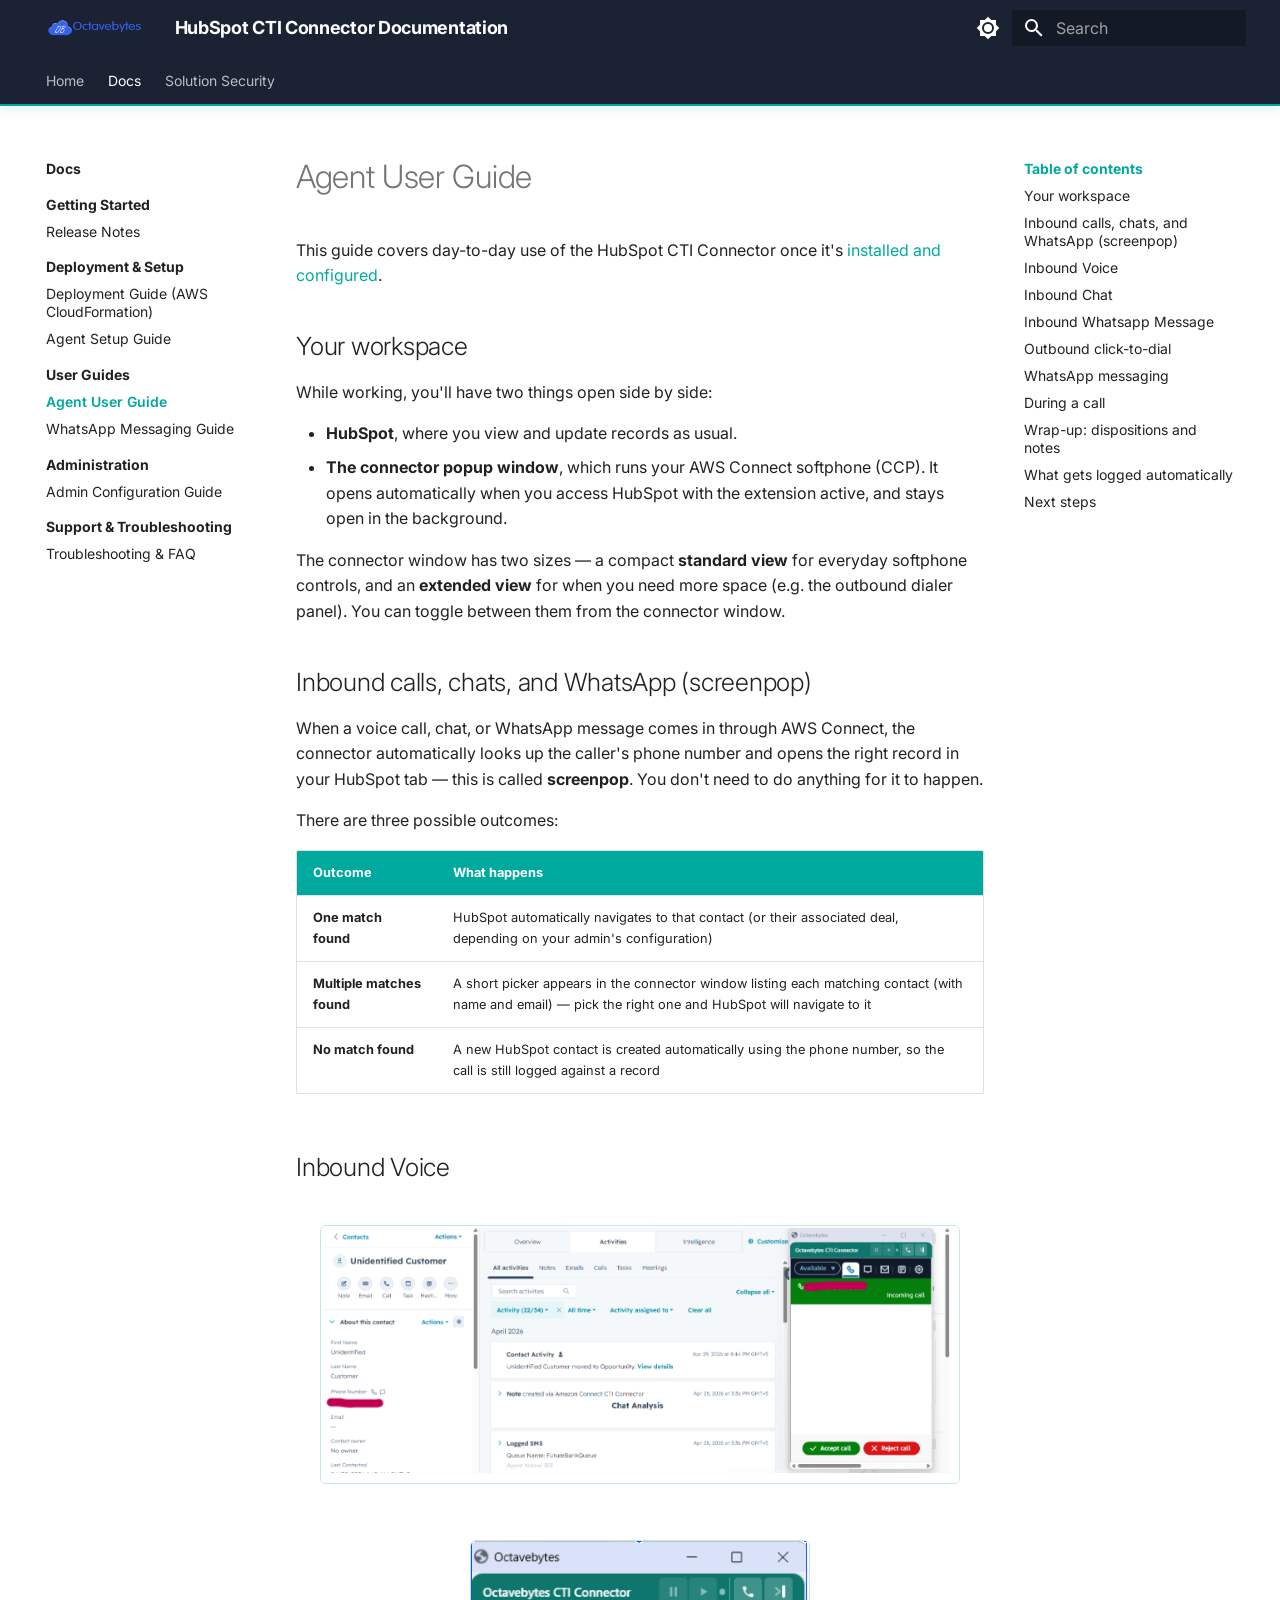
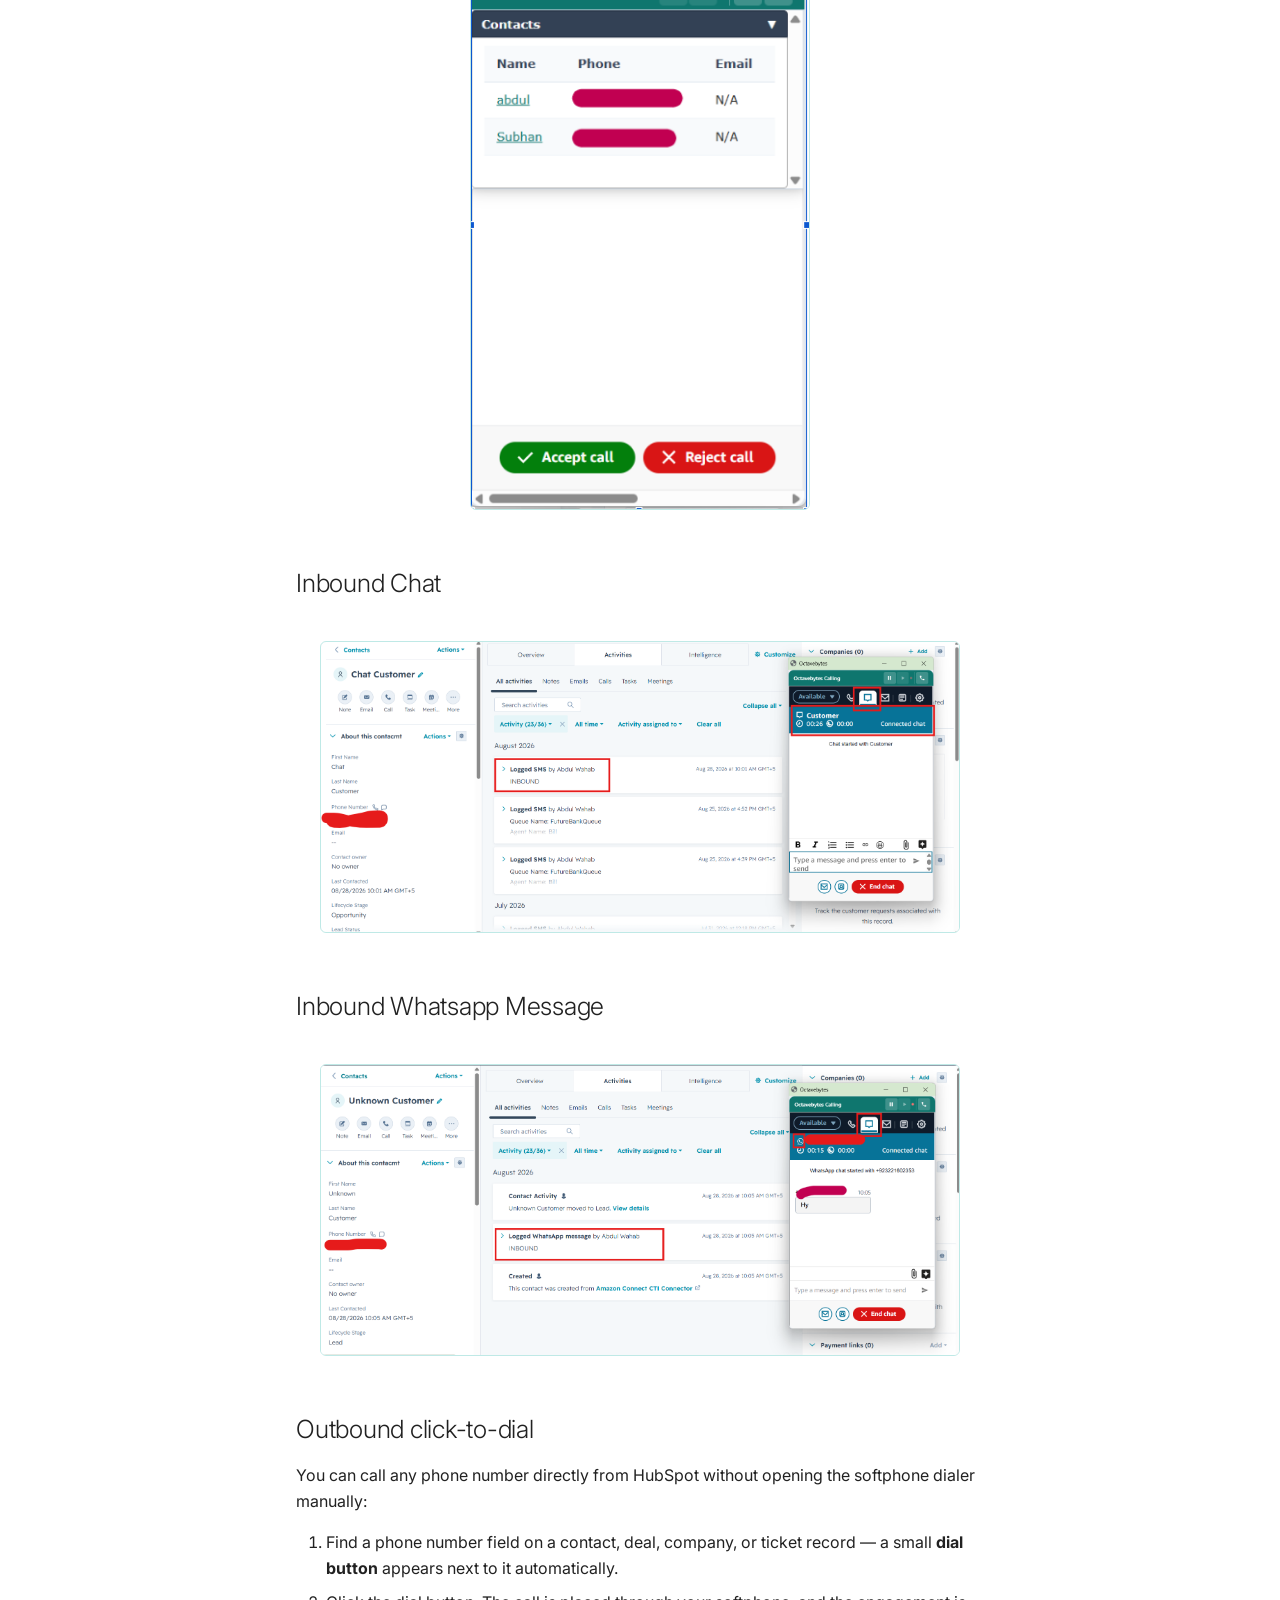
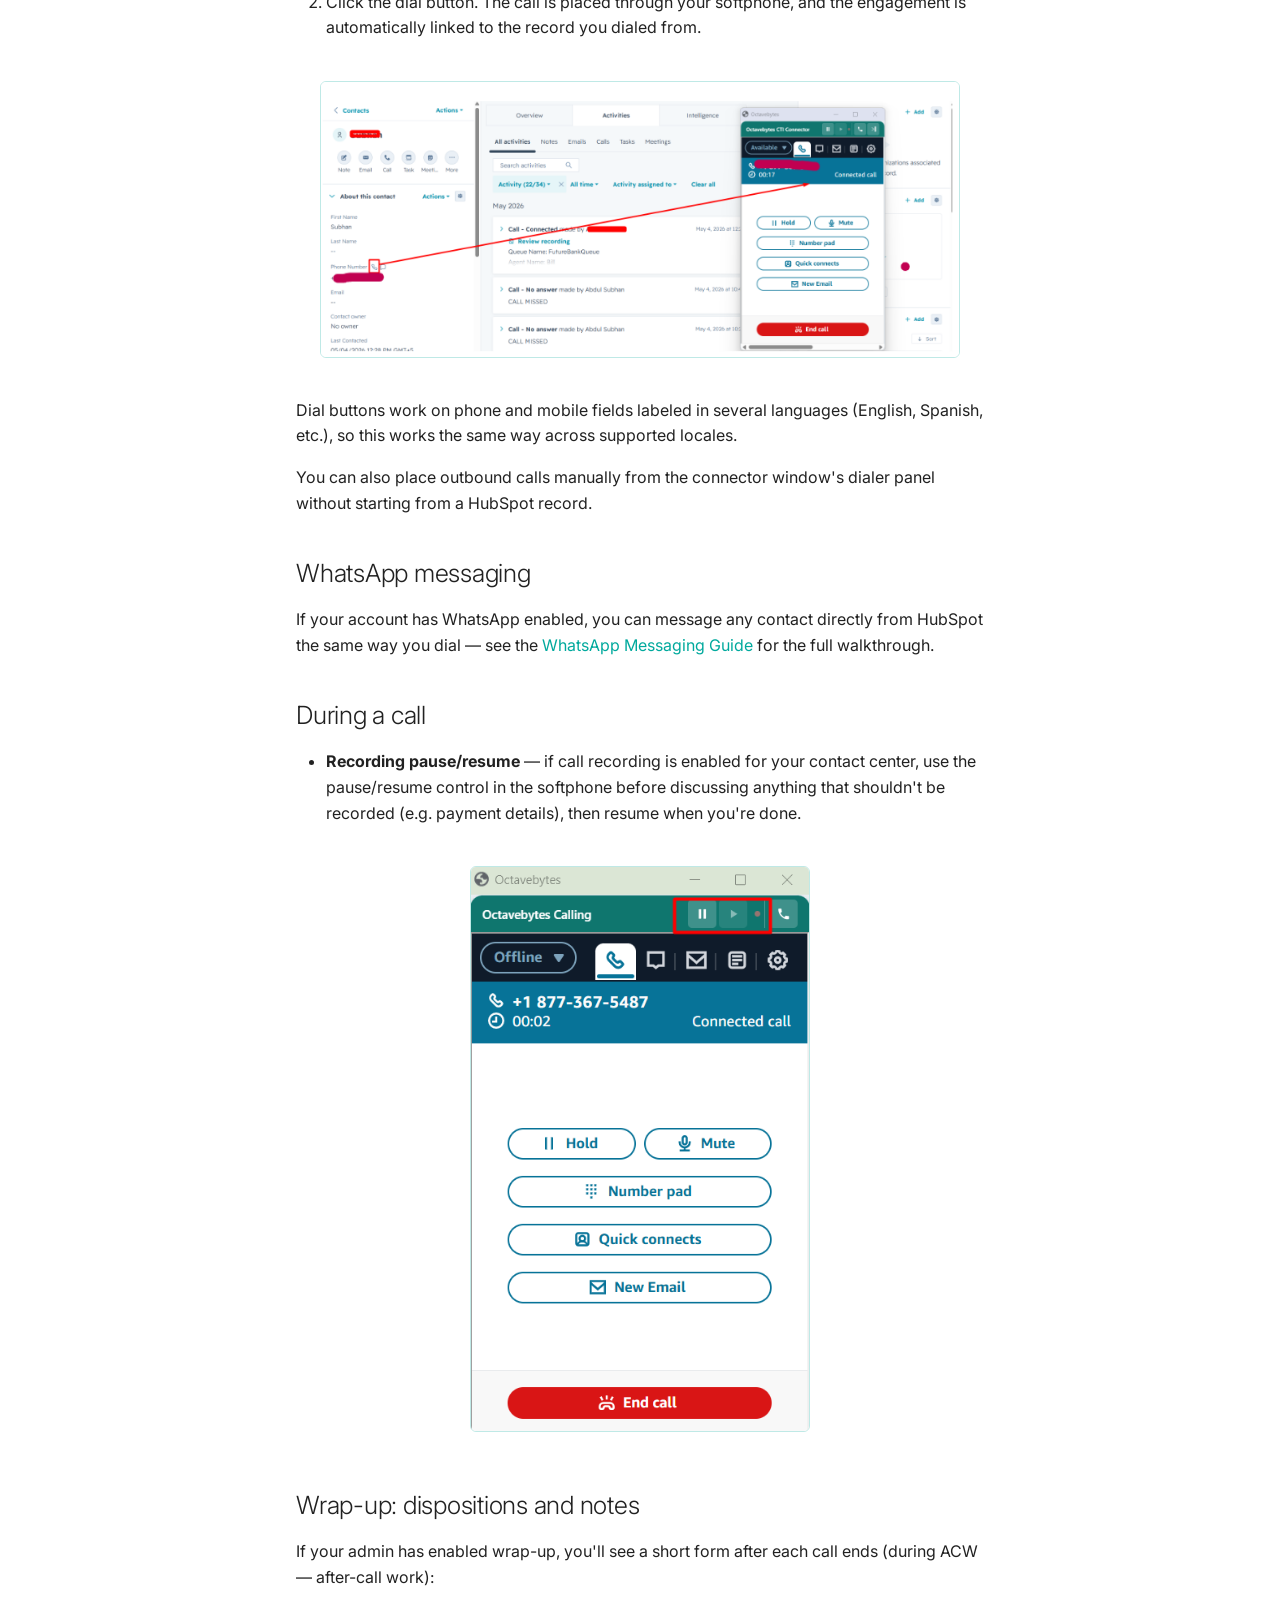
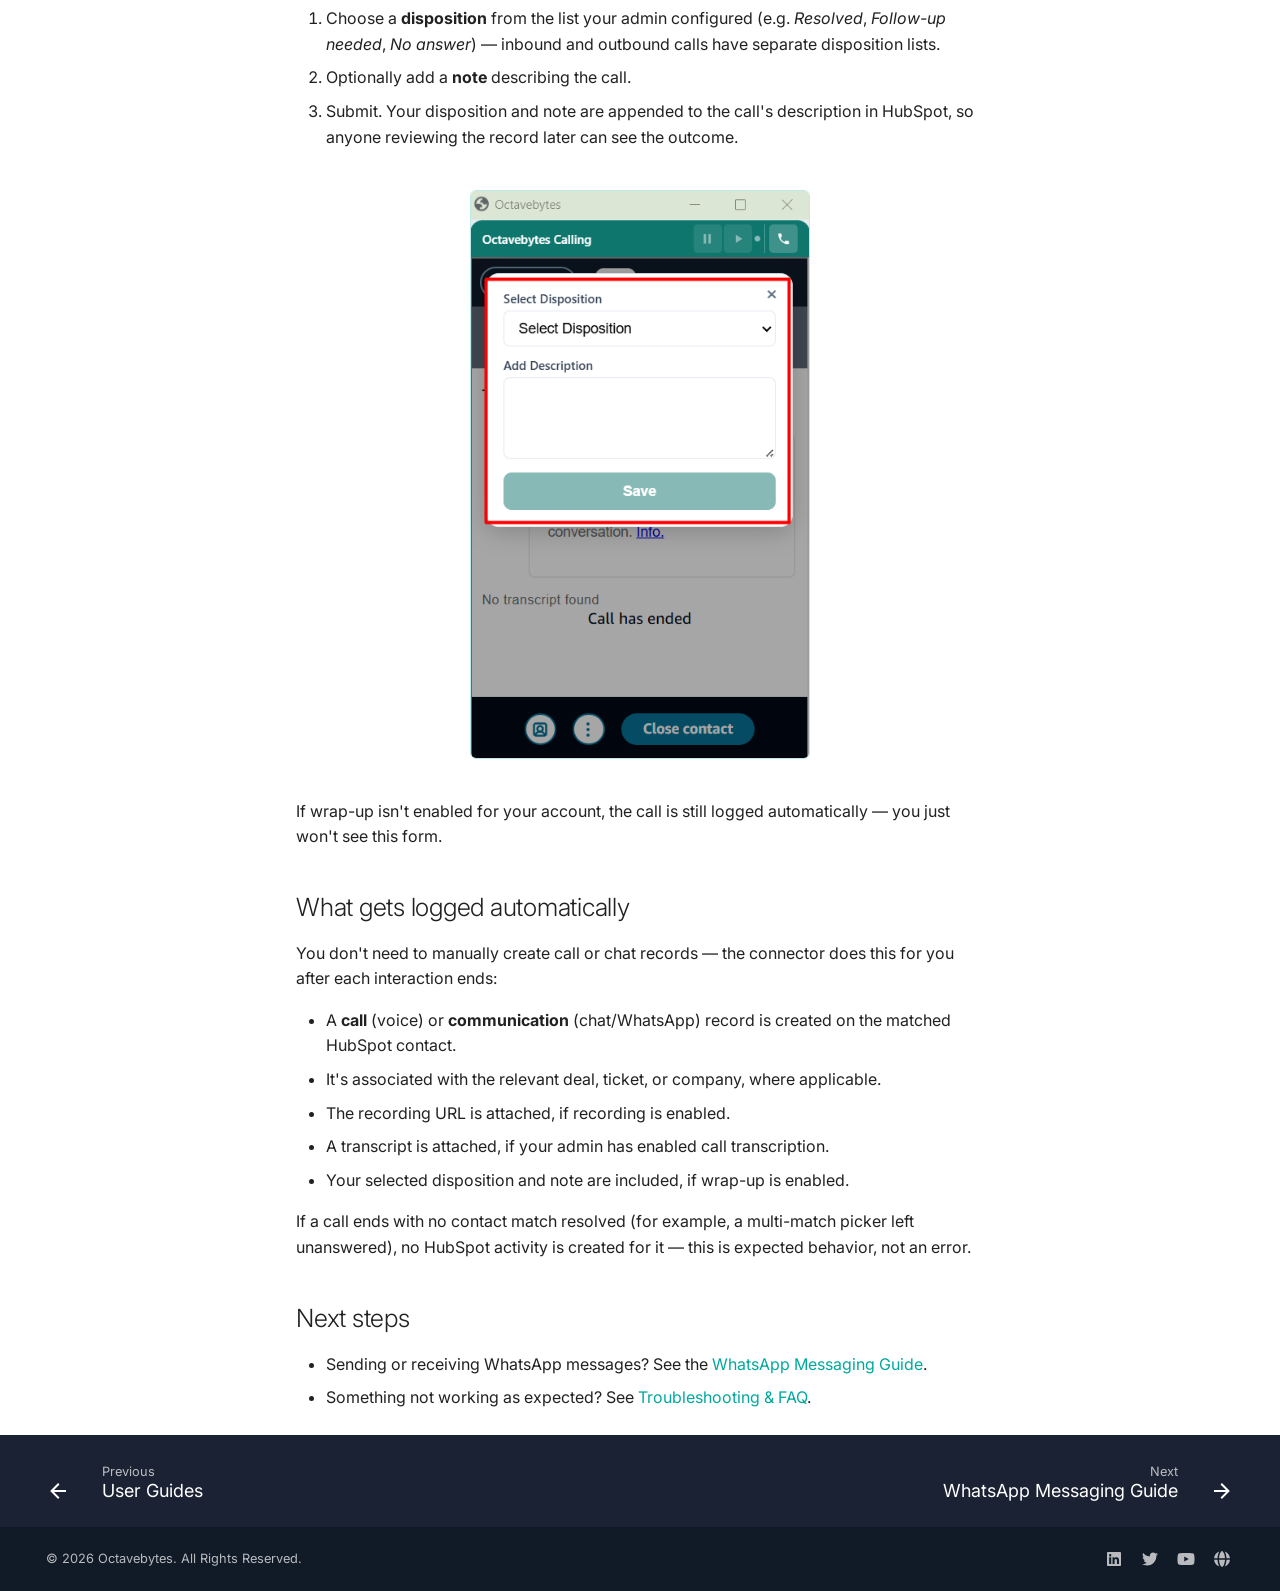
<file: user-guides/agent-guide/index.html>
<!doctype html>
<html lang="en" class="no-js">
  <head>
    
      <meta charset="utf-8">
      <meta name="viewport" content="width=device-width,initial-scale=1">
      
        <meta name="description" content="AWS Connect + HubSpot CRM integration by Octavebytes">
      
      
        <meta name="author" content="Octavebytes">
      
      
        <link rel="canonical" href="https://octavebytes.github.io/Hubspot/user-guides/agent-guide/">
      
      
        <link rel="prev" href="../">
      
      
        <link rel="next" href="../whatsapp-messaging/">
      
      
        
      
      
      <link rel="icon" href="../../assets/logo.png">
      <meta name="generator" content="mkdocs-1.6.1, mkdocs-material-9.7.7">
    
    
      
        <title>Agent User Guide - HubSpot CTI Connector Documentation</title>
      
    
    
      <link rel="stylesheet" href="../../assets/stylesheets/main.ec1eaa64.min.css">
      
        
        <link rel="stylesheet" href="../../assets/stylesheets/palette.ab4e12ef.min.css">
      
      


    
    
      
    
    
      
        
        
        <link rel="preconnect" href="https://fonts.gstatic.com" crossorigin>
        <link rel="stylesheet" href="https://fonts.googleapis.com/css?family=Inter:300,300i,400,400i,700,700i%7CJetBrains+Mono:400,400i,700,700i&display=fallback">
        <style>:root{--md-text-font:"Inter";--md-code-font:"JetBrains Mono"}</style>
      
    
    
      <link rel="stylesheet" href="../../assets/stylesheets/extra.css">
    
    <script>__md_scope=new URL("../..",location),__md_hash=e=>[...e].reduce(((e,_)=>(e<<5)-e+_.charCodeAt(0)),0),__md_get=(e,_=localStorage,t=__md_scope)=>JSON.parse(_.getItem(t.pathname+"."+e)),__md_set=(e,_,t=localStorage,a=__md_scope)=>{try{t.setItem(a.pathname+"."+e,JSON.stringify(_))}catch(e){}}</script>
    
      

    
    
  </head>
  
  
    
    
      
    
    
    
    
    <body dir="ltr" data-md-color-scheme="default" data-md-color-primary="custom" data-md-color-accent="custom">
  
    
    <input class="md-toggle" data-md-toggle="drawer" type="checkbox" id="__drawer" autocomplete="off">
    <input class="md-toggle" data-md-toggle="search" type="checkbox" id="__search" autocomplete="off">
    <label class="md-overlay" for="__drawer"></label>
    <div data-md-component="skip">
      
        
        <a href="#agent-user-guide" class="md-skip">
          Skip to content
        </a>
      
    </div>
    <div data-md-component="announce">
      
    </div>
    
    
      

  

<header class="md-header md-header--shadow md-header--lifted" data-md-component="header">
  <nav class="md-header__inner md-grid" aria-label="Header">
    <a href="../.." title="HubSpot CTI Connector Documentation" class="md-header__button md-logo" aria-label="HubSpot CTI Connector Documentation" data-md-component="logo">
      
  <img src="../../assets/logo.png" alt="logo">

    </a>
    <label class="md-header__button md-icon" for="__drawer">
      
      <svg xmlns="http://www.w3.org/2000/svg" viewBox="0 0 24 24"><path d="M3 6h18v2H3zm0 5h18v2H3zm0 5h18v2H3z"/></svg>
    </label>
    <div class="md-header__title" data-md-component="header-title">
      <div class="md-header__ellipsis">
        <div class="md-header__topic">
          <span class="md-ellipsis">
            HubSpot CTI Connector Documentation
          </span>
        </div>
        <div class="md-header__topic" data-md-component="header-topic">
          <span class="md-ellipsis">
            
              Agent User Guide
            
          </span>
        </div>
      </div>
    </div>
    
      
        <form class="md-header__option" data-md-component="palette">
  
    
    
    
    <input class="md-option" data-md-color-media="" data-md-color-scheme="default" data-md-color-primary="custom" data-md-color-accent="custom"  aria-label="Switch to dark mode"  type="radio" name="__palette" id="__palette_0">
    
      <label class="md-header__button md-icon" title="Switch to dark mode" for="__palette_1" hidden>
        <svg xmlns="http://www.w3.org/2000/svg" viewBox="0 0 24 24"><path d="M12 8a4 4 0 0 0-4 4 4 4 0 0 0 4 4 4 4 0 0 0 4-4 4 4 0 0 0-4-4m0 10a6 6 0 0 1-6-6 6 6 0 0 1 6-6 6 6 0 0 1 6 6 6 6 0 0 1-6 6m8-9.31V4h-4.69L12 .69 8.69 4H4v4.69L.69 12 4 15.31V20h4.69L12 23.31 15.31 20H20v-4.69L23.31 12z"/></svg>
      </label>
    
  
    
    
    
    <input class="md-option" data-md-color-media="" data-md-color-scheme="slate" data-md-color-primary="custom" data-md-color-accent="custom"  aria-label="Switch to light mode"  type="radio" name="__palette" id="__palette_1">
    
      <label class="md-header__button md-icon" title="Switch to light mode" for="__palette_0" hidden>
        <svg xmlns="http://www.w3.org/2000/svg" viewBox="0 0 24 24"><path d="M12 18c-.89 0-1.74-.2-2.5-.55C11.56 16.5 13 14.42 13 12s-1.44-4.5-3.5-5.45C10.26 6.2 11.11 6 12 6a6 6 0 0 1 6 6 6 6 0 0 1-6 6m8-9.31V4h-4.69L12 .69 8.69 4H4v4.69L.69 12 4 15.31V20h4.69L12 23.31 15.31 20H20v-4.69L23.31 12z"/></svg>
      </label>
    
  
</form>
      
    
    
      <script>var palette=__md_get("__palette");if(palette&&palette.color){if("(prefers-color-scheme)"===palette.color.media){var media=matchMedia("(prefers-color-scheme: light)"),input=document.querySelector(media.matches?"[data-md-color-media='(prefers-color-scheme: light)']":"[data-md-color-media='(prefers-color-scheme: dark)']");palette.color.media=input.getAttribute("data-md-color-media"),palette.color.scheme=input.getAttribute("data-md-color-scheme"),palette.color.primary=input.getAttribute("data-md-color-primary"),palette.color.accent=input.getAttribute("data-md-color-accent")}for(var[key,value]of Object.entries(palette.color))document.body.setAttribute("data-md-color-"+key,value)}</script>
    
    
    
      
      
        <label class="md-header__button md-icon" for="__search">
          
          <svg xmlns="http://www.w3.org/2000/svg" viewBox="0 0 24 24"><path d="M9.5 3A6.5 6.5 0 0 1 16 9.5c0 1.61-.59 3.09-1.56 4.23l.27.27h.79l5 5-1.5 1.5-5-5v-.79l-.27-.27A6.52 6.52 0 0 1 9.5 16 6.5 6.5 0 0 1 3 9.5 6.5 6.5 0 0 1 9.5 3m0 2C7 5 5 7 5 9.5S7 14 9.5 14 14 12 14 9.5 12 5 9.5 5"/></svg>
        </label>
        <div class="md-search" data-md-component="search" role="dialog">
  <label class="md-search__overlay" for="__search"></label>
  <div class="md-search__inner" role="search">
    <form class="md-search__form" name="search">
      <input type="text" class="md-search__input" name="query" aria-label="Search" placeholder="Search" autocapitalize="off" autocorrect="off" autocomplete="off" spellcheck="false" data-md-component="search-query" required>
      <label class="md-search__icon md-icon" for="__search">
        
        <svg xmlns="http://www.w3.org/2000/svg" viewBox="0 0 24 24"><path d="M9.5 3A6.5 6.5 0 0 1 16 9.5c0 1.61-.59 3.09-1.56 4.23l.27.27h.79l5 5-1.5 1.5-5-5v-.79l-.27-.27A6.52 6.52 0 0 1 9.5 16 6.5 6.5 0 0 1 3 9.5 6.5 6.5 0 0 1 9.5 3m0 2C7 5 5 7 5 9.5S7 14 9.5 14 14 12 14 9.5 12 5 9.5 5"/></svg>
        
        <svg xmlns="http://www.w3.org/2000/svg" viewBox="0 0 24 24"><path d="M20 11v2H8l5.5 5.5-1.42 1.42L4.16 12l7.92-7.92L13.5 5.5 8 11z"/></svg>
      </label>
      <nav class="md-search__options" aria-label="Search">
        
          <a href="javascript:void(0)" class="md-search__icon md-icon" title="Share" aria-label="Share" data-clipboard data-clipboard-text="" data-md-component="search-share" tabindex="-1">
            
            <svg xmlns="http://www.w3.org/2000/svg" viewBox="0 0 24 24"><path d="M18 16.08c-.76 0-1.44.3-1.96.77L8.91 12.7c.05-.23.09-.46.09-.7s-.04-.47-.09-.7l7.05-4.11c.54.5 1.25.81 2.04.81a3 3 0 0 0 3-3 3 3 0 0 0-3-3 3 3 0 0 0-3 3c0 .24.04.47.09.7L8.04 9.81C7.5 9.31 6.79 9 6 9a3 3 0 0 0-3 3 3 3 0 0 0 3 3c.79 0 1.5-.31 2.04-.81l7.12 4.15c-.05.21-.08.43-.08.66 0 1.61 1.31 2.91 2.92 2.91s2.92-1.3 2.92-2.91A2.92 2.92 0 0 0 18 16.08"/></svg>
          </a>
        
        <button type="reset" class="md-search__icon md-icon" title="Clear" aria-label="Clear" tabindex="-1">
          
          <svg xmlns="http://www.w3.org/2000/svg" viewBox="0 0 24 24"><path d="M19 6.41 17.59 5 12 10.59 6.41 5 5 6.41 10.59 12 5 17.59 6.41 19 12 13.41 17.59 19 19 17.59 13.41 12z"/></svg>
        </button>
      </nav>
      
        <div class="md-search__suggest" data-md-component="search-suggest"></div>
      
    </form>
    <div class="md-search__output">
      <div class="md-search__scrollwrap" tabindex="0" data-md-scrollfix>
        <div class="md-search-result" data-md-component="search-result">
          <div class="md-search-result__meta">
            Initializing search
          </div>
          <ol class="md-search-result__list" role="presentation"></ol>
        </div>
      </div>
    </div>
  </div>
</div>
      
    
    
  </nav>
  
    
      
<nav class="md-tabs" aria-label="Tabs" data-md-component="tabs">
  <div class="md-grid">
    <ul class="md-tabs__list">
      
        
  
  
  
  
    <li class="md-tabs__item">
      <a href="../.." class="md-tabs__link">
        
  
  
    
  
  Home

      </a>
    </li>
  

      
        
  
  
  
    
  
  
    
    
      
  
  
  
    
  
  
    
    
      <li class="md-tabs__item md-tabs__item--active">
        <a href="../../getting-started/" class="md-tabs__link">
          
  
  
    
  
  Docs

        </a>
      </li>
    
  

    
  

      
        
  
  
  
  
    <li class="md-tabs__item">
      <a href="../../security/" class="md-tabs__link">
        
  
  
    
  
  Solution Security

      </a>
    </li>
  

      
    </ul>
  </div>
</nav>
    
  
</header>
    
    <div class="md-container" data-md-component="container">
      
      
        
      
      <main class="md-main" data-md-component="main">
        <div class="md-main__inner md-grid">
          
            
              
              <div class="md-sidebar md-sidebar--primary" data-md-component="sidebar" data-md-type="navigation" >
                <div class="md-sidebar__scrollwrap">
                  <div class="md-sidebar__inner">
                    


  


<nav class="md-nav md-nav--primary md-nav--lifted" aria-label="Navigation" data-md-level="0">
  <label class="md-nav__title" for="__drawer">
    <a href="../.." title="HubSpot CTI Connector Documentation" class="md-nav__button md-logo" aria-label="HubSpot CTI Connector Documentation" data-md-component="logo">
      
  <img src="../../assets/logo.png" alt="logo">

    </a>
    HubSpot CTI Connector Documentation
  </label>
  
  <ul class="md-nav__list" data-md-scrollfix>
    
      
      
  
  
  
  
    <li class="md-nav__item">
      <a href="../.." class="md-nav__link">
        
  
  
  <span class="md-ellipsis">
    
  
    Home
  

    
  </span>
  
  

      </a>
    </li>
  

    
      
      
  
  
    
  
  
  
    
    
      
        
      
        
      
        
      
        
      
        
      
        
          
        
      
    
    
    
      
        
        
      
      
        
      
    
    
    <li class="md-nav__item md-nav__item--active md-nav__item--section md-nav__item--nested">
      
        
        
        <input class="md-nav__toggle md-toggle " type="checkbox" id="__nav_2" checked>
        
          
          <div class="md-nav__link md-nav__container">
            <a href="../../security/" class="md-nav__link ">
              
  
  
  <span class="md-ellipsis">
    
  
    Docs
  

    
  </span>
  
  

            </a>
            
              
              <label class="md-nav__link " for="__nav_2" id="__nav_2_label" tabindex="">
                <span class="md-nav__icon md-icon"></span>
              </label>
            
          </div>
        
        <nav class="md-nav" data-md-level="1" aria-labelledby="__nav_2_label" aria-expanded="true">
          <label class="md-nav__title" for="__nav_2">
            <span class="md-nav__icon md-icon"></span>
            
  
    Docs
  

          </label>
          <ul class="md-nav__list" data-md-scrollfix>
            
              
                
  
  
  
  
    
    
      
        
          
        
      
        
      
    
    
    
      
      
        
          
          
        
      
    
    
    <li class="md-nav__item md-nav__item--section md-nav__item--nested">
      
        
        
          
        
        <input class="md-nav__toggle md-toggle md-toggle--indeterminate" type="checkbox" id="__nav_2_1" >
        
          
          <div class="md-nav__link md-nav__container">
            <a href="../../getting-started/" class="md-nav__link ">
              
  
  
  <span class="md-ellipsis">
    
  
    Getting Started
  

    
  </span>
  
  

            </a>
            
              
              <label class="md-nav__link " for="__nav_2_1" id="__nav_2_1_label" tabindex="">
                <span class="md-nav__icon md-icon"></span>
              </label>
            
          </div>
        
        <nav class="md-nav" data-md-level="2" aria-labelledby="__nav_2_1_label" aria-expanded="false">
          <label class="md-nav__title" for="__nav_2_1">
            <span class="md-nav__icon md-icon"></span>
            
  
    Getting Started
  

          </label>
          <ul class="md-nav__list" data-md-scrollfix>
            
              
            
              
                
  
  
  
  
    <li class="md-nav__item">
      <a href="../../getting-started/release-notes/" class="md-nav__link">
        
  
  
  <span class="md-ellipsis">
    
  
    Release Notes
  

    
  </span>
  
  

      </a>
    </li>
  

              
            
          </ul>
        </nav>
      
    </li>
  

              
            
              
                
  
  
  
  
    
    
      
        
          
        
      
        
      
        
      
    
    
    
      
      
        
          
          
        
      
    
    
    <li class="md-nav__item md-nav__item--section md-nav__item--nested">
      
        
        
          
        
        <input class="md-nav__toggle md-toggle md-toggle--indeterminate" type="checkbox" id="__nav_2_2" >
        
          
          <div class="md-nav__link md-nav__container">
            <a href="../../deployment/" class="md-nav__link ">
              
  
  
  <span class="md-ellipsis">
    
  
    Deployment & Setup
  

    
  </span>
  
  

            </a>
            
              
              <label class="md-nav__link " for="__nav_2_2" id="__nav_2_2_label" tabindex="">
                <span class="md-nav__icon md-icon"></span>
              </label>
            
          </div>
        
        <nav class="md-nav" data-md-level="2" aria-labelledby="__nav_2_2_label" aria-expanded="false">
          <label class="md-nav__title" for="__nav_2_2">
            <span class="md-nav__icon md-icon"></span>
            
  
    Deployment & Setup
  

          </label>
          <ul class="md-nav__list" data-md-scrollfix>
            
              
            
              
                
  
  
  
  
    <li class="md-nav__item">
      <a href="../../deployment/deployment-guide/" class="md-nav__link">
        
  
  
  <span class="md-ellipsis">
    
  
    Deployment Guide (AWS CloudFormation)
  

    
  </span>
  
  

      </a>
    </li>
  

              
            
              
                
  
  
  
  
    <li class="md-nav__item">
      <a href="../../deployment/agent-setup/" class="md-nav__link">
        
  
  
  <span class="md-ellipsis">
    
  
    Agent Setup Guide
  

    
  </span>
  
  

      </a>
    </li>
  

              
            
          </ul>
        </nav>
      
    </li>
  

              
            
              
                
  
  
    
  
  
  
    
    
      
        
          
        
      
        
      
        
      
    
    
    
      
      
        
          
          
        
      
    
    
    <li class="md-nav__item md-nav__item--active md-nav__item--section md-nav__item--nested">
      
        
        
        <input class="md-nav__toggle md-toggle " type="checkbox" id="__nav_2_3" checked>
        
          
          <div class="md-nav__link md-nav__container">
            <a href="../" class="md-nav__link ">
              
  
  
  <span class="md-ellipsis">
    
  
    User Guides
  

    
  </span>
  
  

            </a>
            
              
              <label class="md-nav__link " for="__nav_2_3" id="__nav_2_3_label" tabindex="">
                <span class="md-nav__icon md-icon"></span>
              </label>
            
          </div>
        
        <nav class="md-nav" data-md-level="2" aria-labelledby="__nav_2_3_label" aria-expanded="true">
          <label class="md-nav__title" for="__nav_2_3">
            <span class="md-nav__icon md-icon"></span>
            
  
    User Guides
  

          </label>
          <ul class="md-nav__list" data-md-scrollfix>
            
              
            
              
                
  
  
    
  
  
  
    <li class="md-nav__item md-nav__item--active">
      
      <input class="md-nav__toggle md-toggle" type="checkbox" id="__toc">
      
      
        
      
      
        <label class="md-nav__link md-nav__link--active" for="__toc">
          
  
  
  <span class="md-ellipsis">
    
  
    Agent User Guide
  

    
  </span>
  
  

          <span class="md-nav__icon md-icon"></span>
        </label>
      
      <a href="./" class="md-nav__link md-nav__link--active">
        
  
  
  <span class="md-ellipsis">
    
  
    Agent User Guide
  

    
  </span>
  
  

      </a>
      
        

<nav class="md-nav md-nav--secondary" aria-label="Table of contents">
  
  
  
    
  
  
    <label class="md-nav__title" for="__toc">
      <span class="md-nav__icon md-icon"></span>
      Table of contents
    </label>
    <ul class="md-nav__list" data-md-component="toc" data-md-scrollfix>
      
        <li class="md-nav__item">
  <a href="#your-workspace" class="md-nav__link">
    <span class="md-ellipsis">
      
        Your workspace
      
    </span>
  </a>
  
</li>
      
        <li class="md-nav__item">
  <a href="#inbound-calls-chats-and-whatsapp-screenpop" class="md-nav__link">
    <span class="md-ellipsis">
      
        Inbound calls, chats, and WhatsApp (screenpop)
      
    </span>
  </a>
  
</li>
      
        <li class="md-nav__item">
  <a href="#inbound-voice" class="md-nav__link">
    <span class="md-ellipsis">
      
        Inbound Voice
      
    </span>
  </a>
  
</li>
      
        <li class="md-nav__item">
  <a href="#inbound-chat" class="md-nav__link">
    <span class="md-ellipsis">
      
        Inbound Chat
      
    </span>
  </a>
  
</li>
      
        <li class="md-nav__item">
  <a href="#inbound-whatsapp-message" class="md-nav__link">
    <span class="md-ellipsis">
      
        Inbound Whatsapp Message
      
    </span>
  </a>
  
</li>
      
        <li class="md-nav__item">
  <a href="#outbound-click-to-dial" class="md-nav__link">
    <span class="md-ellipsis">
      
        Outbound click-to-dial
      
    </span>
  </a>
  
</li>
      
        <li class="md-nav__item">
  <a href="#whatsapp-messaging" class="md-nav__link">
    <span class="md-ellipsis">
      
        WhatsApp messaging
      
    </span>
  </a>
  
</li>
      
        <li class="md-nav__item">
  <a href="#during-a-call" class="md-nav__link">
    <span class="md-ellipsis">
      
        During a call
      
    </span>
  </a>
  
</li>
      
        <li class="md-nav__item">
  <a href="#wrap-up-dispositions-and-notes" class="md-nav__link">
    <span class="md-ellipsis">
      
        Wrap-up: dispositions and notes
      
    </span>
  </a>
  
</li>
      
        <li class="md-nav__item">
  <a href="#what-gets-logged-automatically" class="md-nav__link">
    <span class="md-ellipsis">
      
        What gets logged automatically
      
    </span>
  </a>
  
</li>
      
        <li class="md-nav__item">
  <a href="#next-steps" class="md-nav__link">
    <span class="md-ellipsis">
      
        Next steps
      
    </span>
  </a>
  
</li>
      
    </ul>
  
</nav>
      
    </li>
  

              
            
              
                
  
  
  
  
    <li class="md-nav__item">
      <a href="../whatsapp-messaging/" class="md-nav__link">
        
  
  
  <span class="md-ellipsis">
    
  
    WhatsApp Messaging Guide
  

    
  </span>
  
  

      </a>
    </li>
  

              
            
          </ul>
        </nav>
      
    </li>
  

              
            
              
                
  
  
  
  
    
    
      
        
          
        
      
        
      
    
    
    
      
      
        
          
          
        
      
    
    
    <li class="md-nav__item md-nav__item--section md-nav__item--nested">
      
        
        
          
        
        <input class="md-nav__toggle md-toggle md-toggle--indeterminate" type="checkbox" id="__nav_2_4" >
        
          
          <div class="md-nav__link md-nav__container">
            <a href="../../admin/" class="md-nav__link ">
              
  
  
  <span class="md-ellipsis">
    
  
    Administration
  

    
  </span>
  
  

            </a>
            
              
              <label class="md-nav__link " for="__nav_2_4" id="__nav_2_4_label" tabindex="">
                <span class="md-nav__icon md-icon"></span>
              </label>
            
          </div>
        
        <nav class="md-nav" data-md-level="2" aria-labelledby="__nav_2_4_label" aria-expanded="false">
          <label class="md-nav__title" for="__nav_2_4">
            <span class="md-nav__icon md-icon"></span>
            
  
    Administration
  

          </label>
          <ul class="md-nav__list" data-md-scrollfix>
            
              
            
              
                
  
  
  
  
    <li class="md-nav__item">
      <a href="../../admin/configuration-guide/" class="md-nav__link">
        
  
  
  <span class="md-ellipsis">
    
  
    Admin Configuration Guide
  

    
  </span>
  
  

      </a>
    </li>
  

              
            
          </ul>
        </nav>
      
    </li>
  

              
            
              
                
  
  
  
  
    
    
      
        
          
        
      
        
      
    
    
    
      
      
        
          
          
        
      
    
    
    <li class="md-nav__item md-nav__item--section md-nav__item--nested">
      
        
        
          
        
        <input class="md-nav__toggle md-toggle md-toggle--indeterminate" type="checkbox" id="__nav_2_5" >
        
          
          <div class="md-nav__link md-nav__container">
            <a href="../../support/" class="md-nav__link ">
              
  
  
  <span class="md-ellipsis">
    
  
    Support & Troubleshooting
  

    
  </span>
  
  

            </a>
            
              
              <label class="md-nav__link " for="__nav_2_5" id="__nav_2_5_label" tabindex="">
                <span class="md-nav__icon md-icon"></span>
              </label>
            
          </div>
        
        <nav class="md-nav" data-md-level="2" aria-labelledby="__nav_2_5_label" aria-expanded="false">
          <label class="md-nav__title" for="__nav_2_5">
            <span class="md-nav__icon md-icon"></span>
            
  
    Support & Troubleshooting
  

          </label>
          <ul class="md-nav__list" data-md-scrollfix>
            
              
            
              
                
  
  
  
  
    <li class="md-nav__item">
      <a href="../../support/troubleshooting/" class="md-nav__link">
        
  
  
  <span class="md-ellipsis">
    
  
    Troubleshooting & FAQ
  

    
  </span>
  
  

      </a>
    </li>
  

              
            
          </ul>
        </nav>
      
    </li>
  

              
            
              
            
          </ul>
        </nav>
      
    </li>
  

    
      
      
  
  
  
  
    <li class="md-nav__item">
      <a href="../../security/" class="md-nav__link">
        
  
  
  <span class="md-ellipsis">
    
  
    Solution Security
  

    
  </span>
  
  

      </a>
    </li>
  

    
  </ul>
</nav>
                  </div>
                </div>
              </div>
            
            
              
              <div class="md-sidebar md-sidebar--secondary" data-md-component="sidebar" data-md-type="toc" >
                <div class="md-sidebar__scrollwrap">
                  <div class="md-sidebar__inner">
                    

<nav class="md-nav md-nav--secondary" aria-label="Table of contents">
  
  
  
    
  
  
    <label class="md-nav__title" for="__toc">
      <span class="md-nav__icon md-icon"></span>
      Table of contents
    </label>
    <ul class="md-nav__list" data-md-component="toc" data-md-scrollfix>
      
        <li class="md-nav__item">
  <a href="#your-workspace" class="md-nav__link">
    <span class="md-ellipsis">
      
        Your workspace
      
    </span>
  </a>
  
</li>
      
        <li class="md-nav__item">
  <a href="#inbound-calls-chats-and-whatsapp-screenpop" class="md-nav__link">
    <span class="md-ellipsis">
      
        Inbound calls, chats, and WhatsApp (screenpop)
      
    </span>
  </a>
  
</li>
      
        <li class="md-nav__item">
  <a href="#inbound-voice" class="md-nav__link">
    <span class="md-ellipsis">
      
        Inbound Voice
      
    </span>
  </a>
  
</li>
      
        <li class="md-nav__item">
  <a href="#inbound-chat" class="md-nav__link">
    <span class="md-ellipsis">
      
        Inbound Chat
      
    </span>
  </a>
  
</li>
      
        <li class="md-nav__item">
  <a href="#inbound-whatsapp-message" class="md-nav__link">
    <span class="md-ellipsis">
      
        Inbound Whatsapp Message
      
    </span>
  </a>
  
</li>
      
        <li class="md-nav__item">
  <a href="#outbound-click-to-dial" class="md-nav__link">
    <span class="md-ellipsis">
      
        Outbound click-to-dial
      
    </span>
  </a>
  
</li>
      
        <li class="md-nav__item">
  <a href="#whatsapp-messaging" class="md-nav__link">
    <span class="md-ellipsis">
      
        WhatsApp messaging
      
    </span>
  </a>
  
</li>
      
        <li class="md-nav__item">
  <a href="#during-a-call" class="md-nav__link">
    <span class="md-ellipsis">
      
        During a call
      
    </span>
  </a>
  
</li>
      
        <li class="md-nav__item">
  <a href="#wrap-up-dispositions-and-notes" class="md-nav__link">
    <span class="md-ellipsis">
      
        Wrap-up: dispositions and notes
      
    </span>
  </a>
  
</li>
      
        <li class="md-nav__item">
  <a href="#what-gets-logged-automatically" class="md-nav__link">
    <span class="md-ellipsis">
      
        What gets logged automatically
      
    </span>
  </a>
  
</li>
      
        <li class="md-nav__item">
  <a href="#next-steps" class="md-nav__link">
    <span class="md-ellipsis">
      
        Next steps
      
    </span>
  </a>
  
</li>
      
    </ul>
  
</nav>
                  </div>
                </div>
              </div>
            
          
          
            <div class="md-content" data-md-component="content">
              
              <article class="md-content__inner md-typeset">
                
                  



<h1 id="agent-user-guide">Agent User Guide<a class="headerlink" href="#agent-user-guide" title="Permanent link">&para;</a></h1>
<p>This guide covers day-to-day use of the HubSpot CTI Connector once it's <a href="../../deployment/agent-setup/">installed and configured</a>.</p>
<h2 id="your-workspace">Your workspace<a class="headerlink" href="#your-workspace" title="Permanent link">&para;</a></h2>
<p>While working, you'll have two things open side by side:</p>
<ul>
<li><strong>HubSpot</strong>, where you view and update records as usual.</li>
<li><strong>The connector popup window</strong>, which runs your AWS Connect softphone (CCP). It opens automatically when you access HubSpot with the extension active, and stays open in the background.</li>
</ul>
<p>The connector window has two sizes — a compact <strong>standard view</strong> for everyday softphone controls, and an <strong>extended view</strong> for when you need more space (e.g. the outbound dialer panel). You can toggle between them from the connector window.</p>
<h2 id="inbound-calls-chats-and-whatsapp-screenpop">Inbound calls, chats, and WhatsApp (screenpop)<a class="headerlink" href="#inbound-calls-chats-and-whatsapp-screenpop" title="Permanent link">&para;</a></h2>
<p>When a voice call, chat, or WhatsApp message comes in through AWS Connect, the connector automatically looks up the caller's phone number and opens the right record in your HubSpot tab — this is called <strong>screenpop</strong>. You don't need to do anything for it to happen.</p>
<p>There are three possible outcomes:</p>
<table>
<thead>
<tr>
<th>Outcome</th>
<th>What happens</th>
</tr>
</thead>
<tbody>
<tr>
<td><strong>One match found</strong></td>
<td>HubSpot automatically navigates to that contact (or their associated deal, depending on your admin's configuration)</td>
</tr>
<tr>
<td><strong>Multiple matches found</strong></td>
<td>A short picker appears in the connector window listing each matching contact (with name and email) — pick the right one and HubSpot will navigate to it</td>
</tr>
<tr>
<td><strong>No match found</strong></td>
<td>A new HubSpot contact is created automatically using the phone number, so the call is still logged against a record</td>
</tr>
</tbody>
</table>
<h2 id="inbound-voice">Inbound Voice<a class="headerlink" href="#inbound-voice" title="Permanent link">&para;</a></h2>
<figure class="doc-figure">
<p><img alt="Inbound call screenpop showing the matched HubSpot contact" src="../../assets/deployment-guide/figure-10.png" width="640" /></p>
</figure>
<figure class="doc-figure">
<p><img alt="AWS Connect softphone handling an inbound call" src="../../assets/deployment-guide/figure-11.png" width="340" /></p>
</figure>
<h2 id="inbound-chat">Inbound Chat<a class="headerlink" href="#inbound-chat" title="Permanent link">&para;</a></h2>
<figure class="doc-figure">
<p><img alt="Inbound chat conversation in the connector chat panel" src="../../assets/deployment-guide/figure-26-inboudChat.png" width="640" /></p>
</figure>
<h2 id="inbound-whatsapp-message">Inbound Whatsapp Message<a class="headerlink" href="#inbound-whatsapp-message" title="Permanent link">&para;</a></h2>
<figure class="doc-figure">
<p><img alt="Inbound WhatsApp message logged on the HubSpot contact timeline" src="../../assets/deployment-guide/figure-25-inboundWhatsapp.png" width="640" /></p>
</figure>
<h2 id="outbound-click-to-dial">Outbound click-to-dial<a class="headerlink" href="#outbound-click-to-dial" title="Permanent link">&para;</a></h2>
<p>You can call any phone number directly from HubSpot without opening the softphone dialer manually:</p>
<ol>
<li>Find a phone number field on a contact, deal, company, or ticket record — a small <strong>dial button</strong> appears next to it automatically.</li>
<li>Click the dial button. The call is placed through your softphone, and the engagement is automatically linked to the record you dialed from.</li>
</ol>
<figure class="doc-figure">
<p><img alt="Dial button injected next to a phone number field in HubSpot" src="../../assets/deployment-guide/figure-12-clicktoDialButton.png" width="640" /></p>
</figure>
<p>Dial buttons work on phone and mobile fields labeled in several languages (English, Spanish, etc.), so this works the same way across supported locales.</p>
<p>You can also place outbound calls manually from the connector window's dialer panel without starting from a HubSpot record.</p>
<h2 id="whatsapp-messaging">WhatsApp messaging<a class="headerlink" href="#whatsapp-messaging" title="Permanent link">&para;</a></h2>
<p>If your account has WhatsApp enabled, you can message any contact directly from HubSpot the same way you dial — see the <a href="../whatsapp-messaging/">WhatsApp Messaging Guide</a> for the full walkthrough.</p>
<h2 id="during-a-call">During a call<a class="headerlink" href="#during-a-call" title="Permanent link">&para;</a></h2>
<ul>
<li><strong>Recording pause/resume</strong> — if call recording is enabled for your contact center, use the pause/resume control in the softphone before discussing anything that shouldn't be recorded (e.g. payment details), then resume when you're done.</li>
</ul>
<figure class="doc-figure">
<p><img alt="Recording pause/resume control in the softphone toolbar" src="../../assets/deployment-guide/figure-13-pause-resume.png" width="340" /></p>
</figure>
<h2 id="wrap-up-dispositions-and-notes">Wrap-up: dispositions and notes<a class="headerlink" href="#wrap-up-dispositions-and-notes" title="Permanent link">&para;</a></h2>
<p>If your admin has enabled wrap-up, you'll see a short form after each call ends (during ACW — after-call work):</p>
<ol>
<li>Choose a <strong>disposition</strong> from the list your admin configured (e.g. <em>Resolved</em>, <em>Follow-up needed</em>, <em>No answer</em>) — inbound and outbound calls have separate disposition lists.</li>
<li>Optionally add a <strong>note</strong> describing the call.</li>
<li>Submit. Your disposition and note are appended to the call's description in HubSpot, so anyone reviewing the record later can see the outcome.</li>
</ol>
<figure class="doc-figure">
<p><img alt="Wrap-up disposition and note form" src="../../assets/deployment-guide/figure-14-wrapupNotes.png" width="340" /></p>
</figure>
<p>If wrap-up isn't enabled for your account, the call is still logged automatically — you just won't see this form.</p>
<h2 id="what-gets-logged-automatically">What gets logged automatically<a class="headerlink" href="#what-gets-logged-automatically" title="Permanent link">&para;</a></h2>
<p>You don't need to manually create call or chat records — the connector does this for you after each interaction ends:</p>
<ul>
<li>A <strong>call</strong> (voice) or <strong>communication</strong> (chat/WhatsApp) record is created on the matched HubSpot contact.</li>
<li>It's associated with the relevant deal, ticket, or company, where applicable.</li>
<li>The recording URL is attached, if recording is enabled.</li>
<li>A transcript is attached, if your admin has enabled call transcription.</li>
<li>Your selected disposition and note are included, if wrap-up is enabled.</li>
</ul>
<p>If a call ends with no contact match resolved (for example, a multi-match picker left unanswered), no HubSpot activity is created for it — this is expected behavior, not an error.</p>
<h2 id="next-steps">Next steps<a class="headerlink" href="#next-steps" title="Permanent link">&para;</a></h2>
<ul>
<li>Sending or receiving WhatsApp messages? See the <a href="../whatsapp-messaging/">WhatsApp Messaging Guide</a>.</li>
<li>Something not working as expected? See <a href="../../support/troubleshooting/">Troubleshooting &amp; FAQ</a>.</li>
</ul>












                
              </article>
            </div>
          
          
<script>var target=document.getElementById(location.hash.slice(1));target&&target.name&&(target.checked=target.name.startsWith("__tabbed_"))</script>
        </div>
        
          <button type="button" class="md-top md-icon" data-md-component="top" hidden>
  
  <svg xmlns="http://www.w3.org/2000/svg" viewBox="0 0 24 24"><path d="M13 20h-2V8l-5.5 5.5-1.42-1.42L12 4.16l7.92 7.92-1.42 1.42L13 8z"/></svg>
  Back to top
</button>
        
      </main>
      
        <footer class="md-footer">
  
    
      
      <nav class="md-footer__inner md-grid" aria-label="Footer" >
        
          
          <a href="../" class="md-footer__link md-footer__link--prev" aria-label="Previous: User Guides">
            <div class="md-footer__button md-icon">
              
              <svg xmlns="http://www.w3.org/2000/svg" viewBox="0 0 24 24"><path d="M20 11v2H8l5.5 5.5-1.42 1.42L4.16 12l7.92-7.92L13.5 5.5 8 11z"/></svg>
            </div>
            <div class="md-footer__title">
              <span class="md-footer__direction">
                Previous
              </span>
              <div class="md-ellipsis">
                User Guides
              </div>
            </div>
          </a>
        
        
          
          <a href="../whatsapp-messaging/" class="md-footer__link md-footer__link--next" aria-label="Next: WhatsApp Messaging Guide">
            <div class="md-footer__title">
              <span class="md-footer__direction">
                Next
              </span>
              <div class="md-ellipsis">
                WhatsApp Messaging Guide
              </div>
            </div>
            <div class="md-footer__button md-icon">
              
              <svg xmlns="http://www.w3.org/2000/svg" viewBox="0 0 24 24"><path d="M4 11v2h12l-5.5 5.5 1.42 1.42L19.84 12l-7.92-7.92L10.5 5.5 16 11z"/></svg>
            </div>
          </a>
        
      </nav>
    
  
  <div class="md-footer-meta md-typeset">
    <div class="md-footer-meta__inner md-grid">
      <div class="md-copyright">
  
    <div class="md-copyright__highlight">
      © 2026 Octavebytes. All Rights Reserved.
    </div>
  
  
</div>
      
        
<div class="md-social">
  
    
    
    
    
      
      
    
    <a href="https://www.linkedin.com/company/octavebytes/" target="_blank" rel="noopener" title="www.linkedin.com" class="md-social__link">
      <svg xmlns="http://www.w3.org/2000/svg" viewBox="0 0 448 512"><!--! Font Awesome Free 7.1.0 by @fontawesome - https://fontawesome.com License - https://fontawesome.com/license/free (Icons: CC BY 4.0, Fonts: SIL OFL 1.1, Code: MIT License) Copyright 2025 Fonticons, Inc.--><path d="M416 32H31.9C14.3 32 0 46.5 0 64.3v383.4C0 465.5 14.3 480 31.9 480H416c17.6 0 32-14.5 32-32.3V64.3c0-17.8-14.4-32.3-32-32.3M135.4 416H69V202.2h66.5V416zM102.2 96a38.5 38.5 0 1 1 0 77 38.5 38.5 0 1 1 0-77m282.1 320h-66.4V312c0-24.8-.5-56.7-34.5-56.7-34.6 0-39.9 27-39.9 54.9V416h-66.4V202.2h63.7v29.2h.9c8.9-16.8 30.6-34.5 62.9-34.5 67.2 0 79.7 44.3 79.7 101.9z"/></svg>
    </a>
  
    
    
    
    
      
      
    
    <a href="https://twitter.com/octavebytes" target="_blank" rel="noopener" title="twitter.com" class="md-social__link">
      <svg xmlns="http://www.w3.org/2000/svg" viewBox="0 0 512 512"><!--! Font Awesome Free 7.1.0 by @fontawesome - https://fontawesome.com License - https://fontawesome.com/license/free (Icons: CC BY 4.0, Fonts: SIL OFL 1.1, Code: MIT License) Copyright 2025 Fonticons, Inc.--><path d="M459.4 151.7c.3 4.5.3 9.1.3 13.6 0 138.7-105.6 298.6-298.6 298.6-59.5 0-114.7-17.2-161.1-47.1 8.4 1 16.6 1.3 25.3 1.3 49.1 0 94.2-16.6 130.3-44.8-46.1-1-84.8-31.2-98.1-72.8 6.5 1 13 1.6 19.8 1.6 9.4 0 18.8-1.3 27.6-3.6-48.1-9.7-84.1-52-84.1-103v-1.3c14 7.8 30.2 12.7 47.4 13.3-28.3-18.8-46.8-51-46.8-87.4 0-19.5 5.2-37.4 14.3-53C87.4 130.8 165 172.4 252.1 176.9c-1.6-7.8-2.6-15.9-2.6-24C249.5 95.1 296.3 48 354.4 48c30.2 0 57.5 12.7 76.7 33.1 23.7-4.5 46.5-13.3 66.6-25.3-7.8 24.4-24.4 44.8-46.1 57.8 21.1-2.3 41.6-8.1 60.4-16.2-14.3 20.8-32.2 39.3-52.6 54.3"/></svg>
    </a>
  
    
    
    
    
      
      
    
    <a href="https://www.youtube.com/channel/UCA0Le6ELahBzAf-I7jOBuRQ" target="_blank" rel="noopener" title="www.youtube.com" class="md-social__link">
      <svg xmlns="http://www.w3.org/2000/svg" viewBox="0 0 576 512"><!--! Font Awesome Free 7.1.0 by @fontawesome - https://fontawesome.com License - https://fontawesome.com/license/free (Icons: CC BY 4.0, Fonts: SIL OFL 1.1, Code: MIT License) Copyright 2025 Fonticons, Inc.--><path d="M549.7 124.1c-6.2-23.7-24.8-42.3-48.3-48.6C458.9 64 288.1 64 288.1 64S117.3 64 74.7 75.5c-23.5 6.3-42 24.9-48.3 48.6C15 167 15 256.4 15 256.4s0 89.4 11.4 132.3c6.3 23.6 24.8 41.5 48.3 47.8C117.3 448 288.1 448 288.1 448s170.8 0 213.4-11.5c23.5-6.3 42-24.2 48.3-47.8 11.4-42.9 11.4-132.3 11.4-132.3s0-89.4-11.4-132.3zM232.2 337.6V175.2l142.7 81.2z"/></svg>
    </a>
  
    
    
    
    
      
      
    
    <a href="https://octavebytes.com" target="_blank" rel="noopener" title="octavebytes.com" class="md-social__link">
      <svg xmlns="http://www.w3.org/2000/svg" viewBox="0 0 512 512"><!--! Font Awesome Free 7.1.0 by @fontawesome - https://fontawesome.com License - https://fontawesome.com/license/free (Icons: CC BY 4.0, Fonts: SIL OFL 1.1, Code: MIT License) Copyright 2025 Fonticons, Inc.--><path d="M351.9 280H161c2.9 64.5 17.2 123.9 37.5 167.4 11.4 24.5 23.7 41.8 35.1 52.4 11.2 10.5 18.9 12.2 22.9 12.2s11.7-1.7 22.9-12.2c11.4-10.6 23.7-28 35.1-52.4 20.3-43.5 34.6-102.9 37.5-167.4zm-191-48h190.9c-2.8-64.5-17.1-123.9-37.4-167.4-11.4-24.4-23.7-41.8-35.1-52.4C268.1 1.7 260.4 0 256.4 0s-11.7 1.7-22.9 12.2c-11.4 10.6-23.7 28-35.1 52.4-20.3 43.5-34.6 102.9-37.5 167.4m-48 0c3.5-85.6 25.6-165.1 57.9-217.3C78.7 47.3 10.9 131.2 1.5 232zM1.5 280c9.4 100.8 77.2 184.7 169.3 217.3-32.3-52.2-54.4-131.7-57.9-217.3zm398.4 0c-3.5 85.6-25.6 165.1-57.9 217.3 92.1-32.7 159.9-116.5 169.3-217.3zm111.4-48C501.9 131.2 434.1 47.3 342 14.7c32.3 52.2 54.4 131.7 57.9 217.3z"/></svg>
    </a>
  
</div>
      
    </div>
  </div>
</footer>
      
    </div>
    <div class="md-dialog" data-md-component="dialog">
      <div class="md-dialog__inner md-typeset"></div>
    </div>
    
    
    
      
      
      <script id="__config" type="application/json">{"annotate": null, "base": "../..", "features": ["navigation.tabs", "navigation.tabs.sticky", "navigation.sections", "navigation.expand", "navigation.top", "navigation.footer", "navigation.indexes", "search.highlight", "search.suggest", "search.share", "content.code.copy", "content.code.annotate", "toc.follow"], "search": "../../assets/javascripts/workers/search.2c215733.min.js", "tags": null, "translations": {"clipboard.copied": "Copied to clipboard", "clipboard.copy": "Copy to clipboard", "search.result.more.one": "1 more on this page", "search.result.more.other": "# more on this page", "search.result.none": "No matching documents", "search.result.one": "1 matching document", "search.result.other": "# matching documents", "search.result.placeholder": "Type to start searching", "search.result.term.missing": "Missing", "select.version": "Select version"}, "version": null}</script>
    
    
      <script src="../../assets/javascripts/bundle.d7400e89.min.js"></script>
      
    
  </body>
</html>
</file>
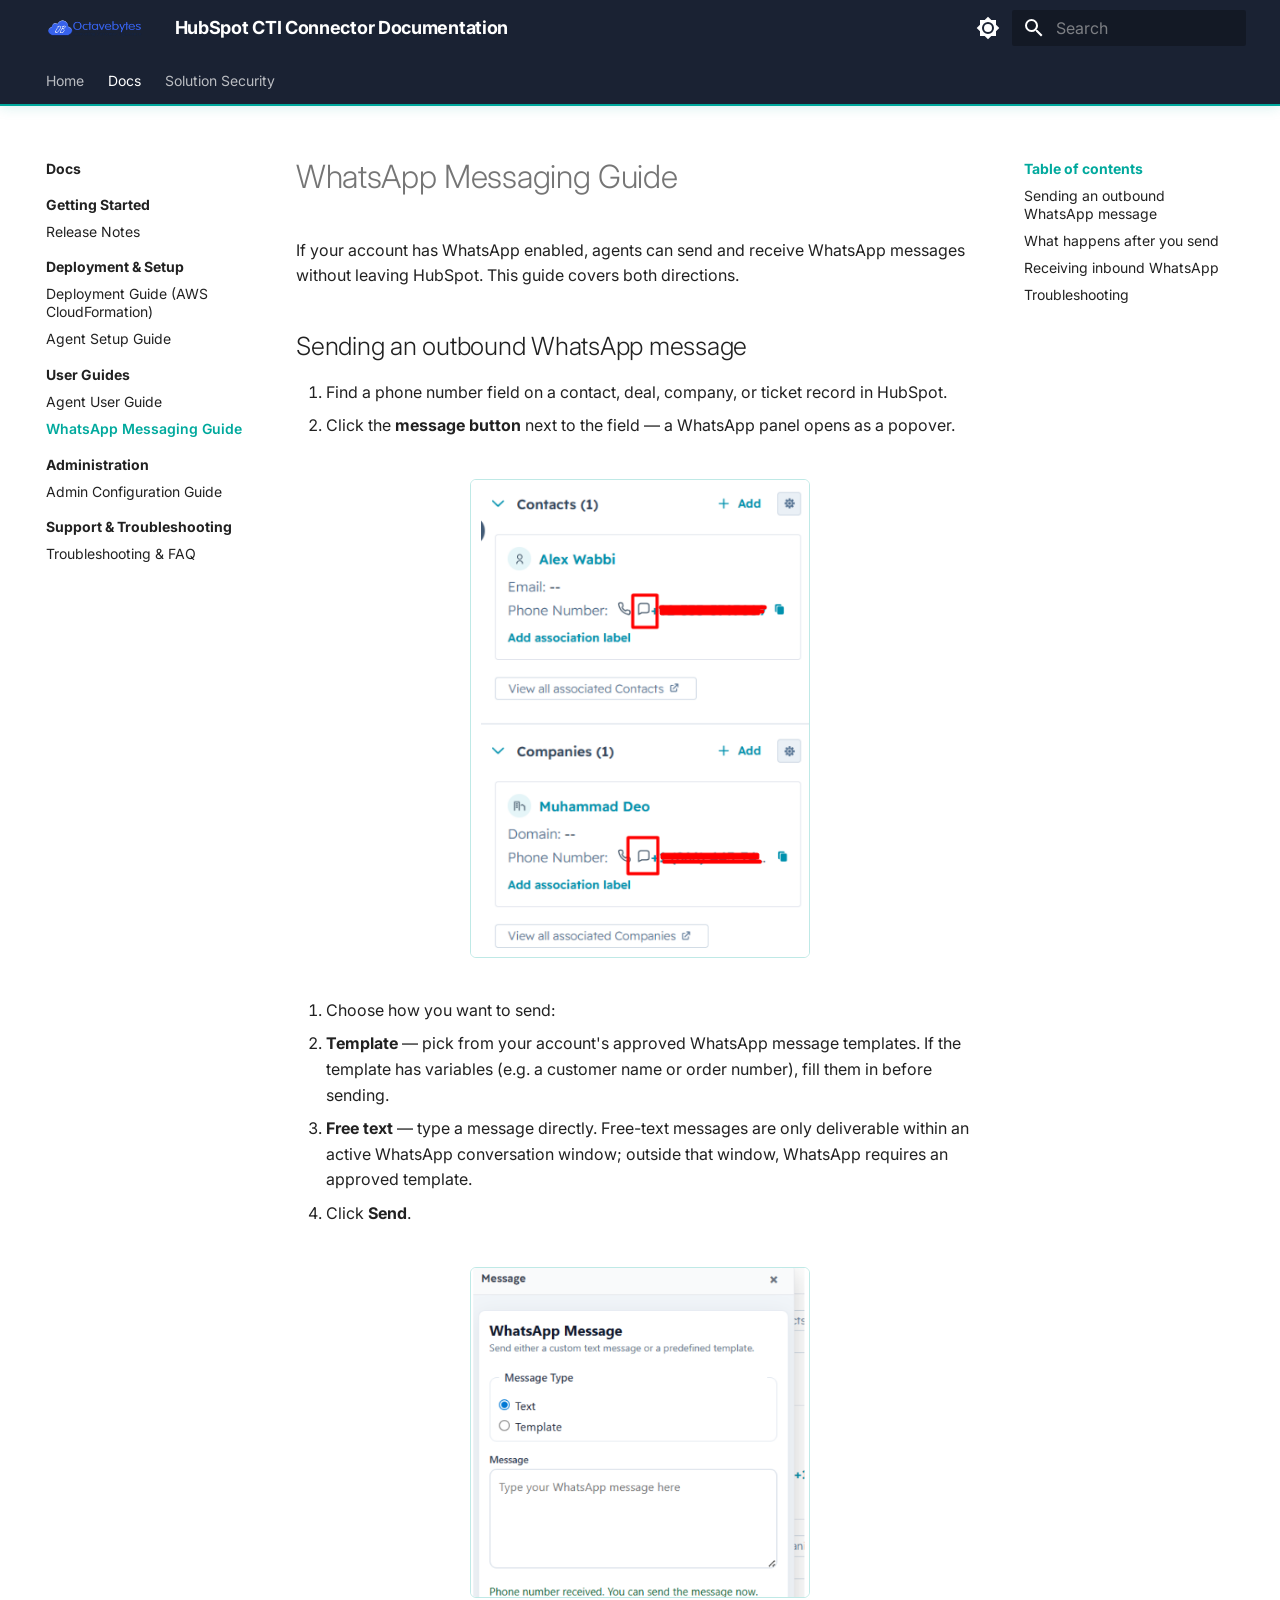
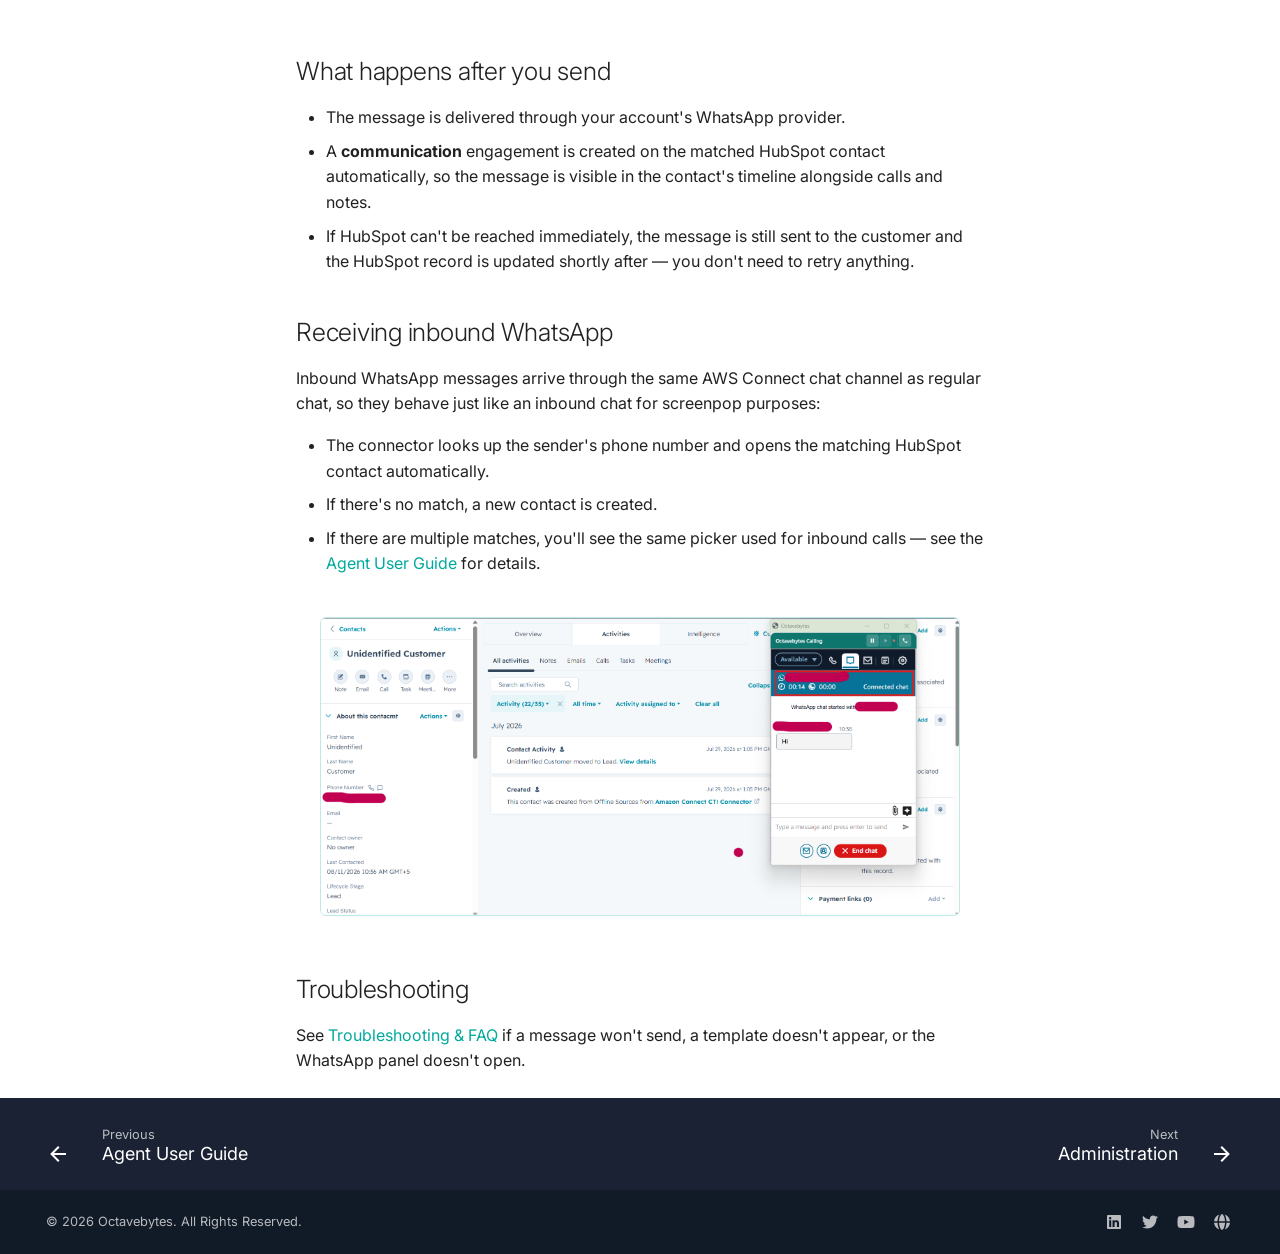
<file: user-guides/whatsapp-messaging/index.html>
<!doctype html>
<html lang="en" class="no-js">
  <head>
    
      <meta charset="utf-8">
      <meta name="viewport" content="width=device-width,initial-scale=1">
      
        <meta name="description" content="AWS Connect + HubSpot CRM integration by Octavebytes">
      
      
        <meta name="author" content="Octavebytes">
      
      
        <link rel="canonical" href="https://octavebytes.github.io/Hubspot/user-guides/whatsapp-messaging/">
      
      
        <link rel="prev" href="../agent-guide/">
      
      
        <link rel="next" href="../../admin/">
      
      
        
      
      
      <link rel="icon" href="../../assets/logo.png">
      <meta name="generator" content="mkdocs-1.6.1, mkdocs-material-9.7.7">
    
    
      
        <title>WhatsApp Messaging Guide - HubSpot CTI Connector Documentation</title>
      
    
    
      <link rel="stylesheet" href="../../assets/stylesheets/main.ec1eaa64.min.css">
      
        
        <link rel="stylesheet" href="../../assets/stylesheets/palette.ab4e12ef.min.css">
      
      


    
    
      
    
    
      
        
        
        <link rel="preconnect" href="https://fonts.gstatic.com" crossorigin>
        <link rel="stylesheet" href="https://fonts.googleapis.com/css?family=Inter:300,300i,400,400i,700,700i%7CJetBrains+Mono:400,400i,700,700i&display=fallback">
        <style>:root{--md-text-font:"Inter";--md-code-font:"JetBrains Mono"}</style>
      
    
    
      <link rel="stylesheet" href="../../assets/stylesheets/extra.css">
    
    <script>__md_scope=new URL("../..",location),__md_hash=e=>[...e].reduce(((e,_)=>(e<<5)-e+_.charCodeAt(0)),0),__md_get=(e,_=localStorage,t=__md_scope)=>JSON.parse(_.getItem(t.pathname+"."+e)),__md_set=(e,_,t=localStorage,a=__md_scope)=>{try{t.setItem(a.pathname+"."+e,JSON.stringify(_))}catch(e){}}</script>
    
      

    
    
  </head>
  
  
    
    
      
    
    
    
    
    <body dir="ltr" data-md-color-scheme="default" data-md-color-primary="custom" data-md-color-accent="custom">
  
    
    <input class="md-toggle" data-md-toggle="drawer" type="checkbox" id="__drawer" autocomplete="off">
    <input class="md-toggle" data-md-toggle="search" type="checkbox" id="__search" autocomplete="off">
    <label class="md-overlay" for="__drawer"></label>
    <div data-md-component="skip">
      
        
        <a href="#whatsapp-messaging-guide" class="md-skip">
          Skip to content
        </a>
      
    </div>
    <div data-md-component="announce">
      
    </div>
    
    
      

  

<header class="md-header md-header--shadow md-header--lifted" data-md-component="header">
  <nav class="md-header__inner md-grid" aria-label="Header">
    <a href="../.." title="HubSpot CTI Connector Documentation" class="md-header__button md-logo" aria-label="HubSpot CTI Connector Documentation" data-md-component="logo">
      
  <img src="../../assets/logo.png" alt="logo">

    </a>
    <label class="md-header__button md-icon" for="__drawer">
      
      <svg xmlns="http://www.w3.org/2000/svg" viewBox="0 0 24 24"><path d="M3 6h18v2H3zm0 5h18v2H3zm0 5h18v2H3z"/></svg>
    </label>
    <div class="md-header__title" data-md-component="header-title">
      <div class="md-header__ellipsis">
        <div class="md-header__topic">
          <span class="md-ellipsis">
            HubSpot CTI Connector Documentation
          </span>
        </div>
        <div class="md-header__topic" data-md-component="header-topic">
          <span class="md-ellipsis">
            
              WhatsApp Messaging Guide
            
          </span>
        </div>
      </div>
    </div>
    
      
        <form class="md-header__option" data-md-component="palette">
  
    
    
    
    <input class="md-option" data-md-color-media="" data-md-color-scheme="default" data-md-color-primary="custom" data-md-color-accent="custom"  aria-label="Switch to dark mode"  type="radio" name="__palette" id="__palette_0">
    
      <label class="md-header__button md-icon" title="Switch to dark mode" for="__palette_1" hidden>
        <svg xmlns="http://www.w3.org/2000/svg" viewBox="0 0 24 24"><path d="M12 8a4 4 0 0 0-4 4 4 4 0 0 0 4 4 4 4 0 0 0 4-4 4 4 0 0 0-4-4m0 10a6 6 0 0 1-6-6 6 6 0 0 1 6-6 6 6 0 0 1 6 6 6 6 0 0 1-6 6m8-9.31V4h-4.69L12 .69 8.69 4H4v4.69L.69 12 4 15.31V20h4.69L12 23.31 15.31 20H20v-4.69L23.31 12z"/></svg>
      </label>
    
  
    
    
    
    <input class="md-option" data-md-color-media="" data-md-color-scheme="slate" data-md-color-primary="custom" data-md-color-accent="custom"  aria-label="Switch to light mode"  type="radio" name="__palette" id="__palette_1">
    
      <label class="md-header__button md-icon" title="Switch to light mode" for="__palette_0" hidden>
        <svg xmlns="http://www.w3.org/2000/svg" viewBox="0 0 24 24"><path d="M12 18c-.89 0-1.74-.2-2.5-.55C11.56 16.5 13 14.42 13 12s-1.44-4.5-3.5-5.45C10.26 6.2 11.11 6 12 6a6 6 0 0 1 6 6 6 6 0 0 1-6 6m8-9.31V4h-4.69L12 .69 8.69 4H4v4.69L.69 12 4 15.31V20h4.69L12 23.31 15.31 20H20v-4.69L23.31 12z"/></svg>
      </label>
    
  
</form>
      
    
    
      <script>var palette=__md_get("__palette");if(palette&&palette.color){if("(prefers-color-scheme)"===palette.color.media){var media=matchMedia("(prefers-color-scheme: light)"),input=document.querySelector(media.matches?"[data-md-color-media='(prefers-color-scheme: light)']":"[data-md-color-media='(prefers-color-scheme: dark)']");palette.color.media=input.getAttribute("data-md-color-media"),palette.color.scheme=input.getAttribute("data-md-color-scheme"),palette.color.primary=input.getAttribute("data-md-color-primary"),palette.color.accent=input.getAttribute("data-md-color-accent")}for(var[key,value]of Object.entries(palette.color))document.body.setAttribute("data-md-color-"+key,value)}</script>
    
    
    
      
      
        <label class="md-header__button md-icon" for="__search">
          
          <svg xmlns="http://www.w3.org/2000/svg" viewBox="0 0 24 24"><path d="M9.5 3A6.5 6.5 0 0 1 16 9.5c0 1.61-.59 3.09-1.56 4.23l.27.27h.79l5 5-1.5 1.5-5-5v-.79l-.27-.27A6.52 6.52 0 0 1 9.5 16 6.5 6.5 0 0 1 3 9.5 6.5 6.5 0 0 1 9.5 3m0 2C7 5 5 7 5 9.5S7 14 9.5 14 14 12 14 9.5 12 5 9.5 5"/></svg>
        </label>
        <div class="md-search" data-md-component="search" role="dialog">
  <label class="md-search__overlay" for="__search"></label>
  <div class="md-search__inner" role="search">
    <form class="md-search__form" name="search">
      <input type="text" class="md-search__input" name="query" aria-label="Search" placeholder="Search" autocapitalize="off" autocorrect="off" autocomplete="off" spellcheck="false" data-md-component="search-query" required>
      <label class="md-search__icon md-icon" for="__search">
        
        <svg xmlns="http://www.w3.org/2000/svg" viewBox="0 0 24 24"><path d="M9.5 3A6.5 6.5 0 0 1 16 9.5c0 1.61-.59 3.09-1.56 4.23l.27.27h.79l5 5-1.5 1.5-5-5v-.79l-.27-.27A6.52 6.52 0 0 1 9.5 16 6.5 6.5 0 0 1 3 9.5 6.5 6.5 0 0 1 9.5 3m0 2C7 5 5 7 5 9.5S7 14 9.5 14 14 12 14 9.5 12 5 9.5 5"/></svg>
        
        <svg xmlns="http://www.w3.org/2000/svg" viewBox="0 0 24 24"><path d="M20 11v2H8l5.5 5.5-1.42 1.42L4.16 12l7.92-7.92L13.5 5.5 8 11z"/></svg>
      </label>
      <nav class="md-search__options" aria-label="Search">
        
          <a href="javascript:void(0)" class="md-search__icon md-icon" title="Share" aria-label="Share" data-clipboard data-clipboard-text="" data-md-component="search-share" tabindex="-1">
            
            <svg xmlns="http://www.w3.org/2000/svg" viewBox="0 0 24 24"><path d="M18 16.08c-.76 0-1.44.3-1.96.77L8.91 12.7c.05-.23.09-.46.09-.7s-.04-.47-.09-.7l7.05-4.11c.54.5 1.25.81 2.04.81a3 3 0 0 0 3-3 3 3 0 0 0-3-3 3 3 0 0 0-3 3c0 .24.04.47.09.7L8.04 9.81C7.5 9.31 6.79 9 6 9a3 3 0 0 0-3 3 3 3 0 0 0 3 3c.79 0 1.5-.31 2.04-.81l7.12 4.15c-.05.21-.08.43-.08.66 0 1.61 1.31 2.91 2.92 2.91s2.92-1.3 2.92-2.91A2.92 2.92 0 0 0 18 16.08"/></svg>
          </a>
        
        <button type="reset" class="md-search__icon md-icon" title="Clear" aria-label="Clear" tabindex="-1">
          
          <svg xmlns="http://www.w3.org/2000/svg" viewBox="0 0 24 24"><path d="M19 6.41 17.59 5 12 10.59 6.41 5 5 6.41 10.59 12 5 17.59 6.41 19 12 13.41 17.59 19 19 17.59 13.41 12z"/></svg>
        </button>
      </nav>
      
        <div class="md-search__suggest" data-md-component="search-suggest"></div>
      
    </form>
    <div class="md-search__output">
      <div class="md-search__scrollwrap" tabindex="0" data-md-scrollfix>
        <div class="md-search-result" data-md-component="search-result">
          <div class="md-search-result__meta">
            Initializing search
          </div>
          <ol class="md-search-result__list" role="presentation"></ol>
        </div>
      </div>
    </div>
  </div>
</div>
      
    
    
  </nav>
  
    
      
<nav class="md-tabs" aria-label="Tabs" data-md-component="tabs">
  <div class="md-grid">
    <ul class="md-tabs__list">
      
        
  
  
  
  
    <li class="md-tabs__item">
      <a href="../.." class="md-tabs__link">
        
  
  
    
  
  Home

      </a>
    </li>
  

      
        
  
  
  
    
  
  
    
    
      
  
  
  
    
  
  
    
    
      <li class="md-tabs__item md-tabs__item--active">
        <a href="../../getting-started/" class="md-tabs__link">
          
  
  
    
  
  Docs

        </a>
      </li>
    
  

    
  

      
        
  
  
  
  
    <li class="md-tabs__item">
      <a href="../../security/" class="md-tabs__link">
        
  
  
    
  
  Solution Security

      </a>
    </li>
  

      
    </ul>
  </div>
</nav>
    
  
</header>
    
    <div class="md-container" data-md-component="container">
      
      
        
      
      <main class="md-main" data-md-component="main">
        <div class="md-main__inner md-grid">
          
            
              
              <div class="md-sidebar md-sidebar--primary" data-md-component="sidebar" data-md-type="navigation" >
                <div class="md-sidebar__scrollwrap">
                  <div class="md-sidebar__inner">
                    


  


<nav class="md-nav md-nav--primary md-nav--lifted" aria-label="Navigation" data-md-level="0">
  <label class="md-nav__title" for="__drawer">
    <a href="../.." title="HubSpot CTI Connector Documentation" class="md-nav__button md-logo" aria-label="HubSpot CTI Connector Documentation" data-md-component="logo">
      
  <img src="../../assets/logo.png" alt="logo">

    </a>
    HubSpot CTI Connector Documentation
  </label>
  
  <ul class="md-nav__list" data-md-scrollfix>
    
      
      
  
  
  
  
    <li class="md-nav__item">
      <a href="../.." class="md-nav__link">
        
  
  
  <span class="md-ellipsis">
    
  
    Home
  

    
  </span>
  
  

      </a>
    </li>
  

    
      
      
  
  
    
  
  
  
    
    
      
        
      
        
      
        
      
        
      
        
      
        
          
        
      
    
    
    
      
        
        
      
      
        
      
    
    
    <li class="md-nav__item md-nav__item--active md-nav__item--section md-nav__item--nested">
      
        
        
        <input class="md-nav__toggle md-toggle " type="checkbox" id="__nav_2" checked>
        
          
          <div class="md-nav__link md-nav__container">
            <a href="../../security/" class="md-nav__link ">
              
  
  
  <span class="md-ellipsis">
    
  
    Docs
  

    
  </span>
  
  

            </a>
            
              
              <label class="md-nav__link " for="__nav_2" id="__nav_2_label" tabindex="">
                <span class="md-nav__icon md-icon"></span>
              </label>
            
          </div>
        
        <nav class="md-nav" data-md-level="1" aria-labelledby="__nav_2_label" aria-expanded="true">
          <label class="md-nav__title" for="__nav_2">
            <span class="md-nav__icon md-icon"></span>
            
  
    Docs
  

          </label>
          <ul class="md-nav__list" data-md-scrollfix>
            
              
                
  
  
  
  
    
    
      
        
          
        
      
        
      
    
    
    
      
      
        
          
          
        
      
    
    
    <li class="md-nav__item md-nav__item--section md-nav__item--nested">
      
        
        
          
        
        <input class="md-nav__toggle md-toggle md-toggle--indeterminate" type="checkbox" id="__nav_2_1" >
        
          
          <div class="md-nav__link md-nav__container">
            <a href="../../getting-started/" class="md-nav__link ">
              
  
  
  <span class="md-ellipsis">
    
  
    Getting Started
  

    
  </span>
  
  

            </a>
            
              
              <label class="md-nav__link " for="__nav_2_1" id="__nav_2_1_label" tabindex="">
                <span class="md-nav__icon md-icon"></span>
              </label>
            
          </div>
        
        <nav class="md-nav" data-md-level="2" aria-labelledby="__nav_2_1_label" aria-expanded="false">
          <label class="md-nav__title" for="__nav_2_1">
            <span class="md-nav__icon md-icon"></span>
            
  
    Getting Started
  

          </label>
          <ul class="md-nav__list" data-md-scrollfix>
            
              
            
              
                
  
  
  
  
    <li class="md-nav__item">
      <a href="../../getting-started/release-notes/" class="md-nav__link">
        
  
  
  <span class="md-ellipsis">
    
  
    Release Notes
  

    
  </span>
  
  

      </a>
    </li>
  

              
            
          </ul>
        </nav>
      
    </li>
  

              
            
              
                
  
  
  
  
    
    
      
        
          
        
      
        
      
        
      
    
    
    
      
      
        
          
          
        
      
    
    
    <li class="md-nav__item md-nav__item--section md-nav__item--nested">
      
        
        
          
        
        <input class="md-nav__toggle md-toggle md-toggle--indeterminate" type="checkbox" id="__nav_2_2" >
        
          
          <div class="md-nav__link md-nav__container">
            <a href="../../deployment/" class="md-nav__link ">
              
  
  
  <span class="md-ellipsis">
    
  
    Deployment & Setup
  

    
  </span>
  
  

            </a>
            
              
              <label class="md-nav__link " for="__nav_2_2" id="__nav_2_2_label" tabindex="">
                <span class="md-nav__icon md-icon"></span>
              </label>
            
          </div>
        
        <nav class="md-nav" data-md-level="2" aria-labelledby="__nav_2_2_label" aria-expanded="false">
          <label class="md-nav__title" for="__nav_2_2">
            <span class="md-nav__icon md-icon"></span>
            
  
    Deployment & Setup
  

          </label>
          <ul class="md-nav__list" data-md-scrollfix>
            
              
            
              
                
  
  
  
  
    <li class="md-nav__item">
      <a href="../../deployment/deployment-guide/" class="md-nav__link">
        
  
  
  <span class="md-ellipsis">
    
  
    Deployment Guide (AWS CloudFormation)
  

    
  </span>
  
  

      </a>
    </li>
  

              
            
              
                
  
  
  
  
    <li class="md-nav__item">
      <a href="../../deployment/agent-setup/" class="md-nav__link">
        
  
  
  <span class="md-ellipsis">
    
  
    Agent Setup Guide
  

    
  </span>
  
  

      </a>
    </li>
  

              
            
          </ul>
        </nav>
      
    </li>
  

              
            
              
                
  
  
    
  
  
  
    
    
      
        
          
        
      
        
      
        
      
    
    
    
      
      
        
          
          
        
      
    
    
    <li class="md-nav__item md-nav__item--active md-nav__item--section md-nav__item--nested">
      
        
        
        <input class="md-nav__toggle md-toggle " type="checkbox" id="__nav_2_3" checked>
        
          
          <div class="md-nav__link md-nav__container">
            <a href="../" class="md-nav__link ">
              
  
  
  <span class="md-ellipsis">
    
  
    User Guides
  

    
  </span>
  
  

            </a>
            
              
              <label class="md-nav__link " for="__nav_2_3" id="__nav_2_3_label" tabindex="">
                <span class="md-nav__icon md-icon"></span>
              </label>
            
          </div>
        
        <nav class="md-nav" data-md-level="2" aria-labelledby="__nav_2_3_label" aria-expanded="true">
          <label class="md-nav__title" for="__nav_2_3">
            <span class="md-nav__icon md-icon"></span>
            
  
    User Guides
  

          </label>
          <ul class="md-nav__list" data-md-scrollfix>
            
              
            
              
                
  
  
  
  
    <li class="md-nav__item">
      <a href="../agent-guide/" class="md-nav__link">
        
  
  
  <span class="md-ellipsis">
    
  
    Agent User Guide
  

    
  </span>
  
  

      </a>
    </li>
  

              
            
              
                
  
  
    
  
  
  
    <li class="md-nav__item md-nav__item--active">
      
      <input class="md-nav__toggle md-toggle" type="checkbox" id="__toc">
      
      
        
      
      
        <label class="md-nav__link md-nav__link--active" for="__toc">
          
  
  
  <span class="md-ellipsis">
    
  
    WhatsApp Messaging Guide
  

    
  </span>
  
  

          <span class="md-nav__icon md-icon"></span>
        </label>
      
      <a href="./" class="md-nav__link md-nav__link--active">
        
  
  
  <span class="md-ellipsis">
    
  
    WhatsApp Messaging Guide
  

    
  </span>
  
  

      </a>
      
        

<nav class="md-nav md-nav--secondary" aria-label="Table of contents">
  
  
  
    
  
  
    <label class="md-nav__title" for="__toc">
      <span class="md-nav__icon md-icon"></span>
      Table of contents
    </label>
    <ul class="md-nav__list" data-md-component="toc" data-md-scrollfix>
      
        <li class="md-nav__item">
  <a href="#sending-an-outbound-whatsapp-message" class="md-nav__link">
    <span class="md-ellipsis">
      
        Sending an outbound WhatsApp message
      
    </span>
  </a>
  
</li>
      
        <li class="md-nav__item">
  <a href="#what-happens-after-you-send" class="md-nav__link">
    <span class="md-ellipsis">
      
        What happens after you send
      
    </span>
  </a>
  
</li>
      
        <li class="md-nav__item">
  <a href="#receiving-inbound-whatsapp" class="md-nav__link">
    <span class="md-ellipsis">
      
        Receiving inbound WhatsApp
      
    </span>
  </a>
  
</li>
      
        <li class="md-nav__item">
  <a href="#troubleshooting" class="md-nav__link">
    <span class="md-ellipsis">
      
        Troubleshooting
      
    </span>
  </a>
  
</li>
      
    </ul>
  
</nav>
      
    </li>
  

              
            
          </ul>
        </nav>
      
    </li>
  

              
            
              
                
  
  
  
  
    
    
      
        
          
        
      
        
      
    
    
    
      
      
        
          
          
        
      
    
    
    <li class="md-nav__item md-nav__item--section md-nav__item--nested">
      
        
        
          
        
        <input class="md-nav__toggle md-toggle md-toggle--indeterminate" type="checkbox" id="__nav_2_4" >
        
          
          <div class="md-nav__link md-nav__container">
            <a href="../../admin/" class="md-nav__link ">
              
  
  
  <span class="md-ellipsis">
    
  
    Administration
  

    
  </span>
  
  

            </a>
            
              
              <label class="md-nav__link " for="__nav_2_4" id="__nav_2_4_label" tabindex="">
                <span class="md-nav__icon md-icon"></span>
              </label>
            
          </div>
        
        <nav class="md-nav" data-md-level="2" aria-labelledby="__nav_2_4_label" aria-expanded="false">
          <label class="md-nav__title" for="__nav_2_4">
            <span class="md-nav__icon md-icon"></span>
            
  
    Administration
  

          </label>
          <ul class="md-nav__list" data-md-scrollfix>
            
              
            
              
                
  
  
  
  
    <li class="md-nav__item">
      <a href="../../admin/configuration-guide/" class="md-nav__link">
        
  
  
  <span class="md-ellipsis">
    
  
    Admin Configuration Guide
  

    
  </span>
  
  

      </a>
    </li>
  

              
            
          </ul>
        </nav>
      
    </li>
  

              
            
              
                
  
  
  
  
    
    
      
        
          
        
      
        
      
    
    
    
      
      
        
          
          
        
      
    
    
    <li class="md-nav__item md-nav__item--section md-nav__item--nested">
      
        
        
          
        
        <input class="md-nav__toggle md-toggle md-toggle--indeterminate" type="checkbox" id="__nav_2_5" >
        
          
          <div class="md-nav__link md-nav__container">
            <a href="../../support/" class="md-nav__link ">
              
  
  
  <span class="md-ellipsis">
    
  
    Support & Troubleshooting
  

    
  </span>
  
  

            </a>
            
              
              <label class="md-nav__link " for="__nav_2_5" id="__nav_2_5_label" tabindex="">
                <span class="md-nav__icon md-icon"></span>
              </label>
            
          </div>
        
        <nav class="md-nav" data-md-level="2" aria-labelledby="__nav_2_5_label" aria-expanded="false">
          <label class="md-nav__title" for="__nav_2_5">
            <span class="md-nav__icon md-icon"></span>
            
  
    Support & Troubleshooting
  

          </label>
          <ul class="md-nav__list" data-md-scrollfix>
            
              
            
              
                
  
  
  
  
    <li class="md-nav__item">
      <a href="../../support/troubleshooting/" class="md-nav__link">
        
  
  
  <span class="md-ellipsis">
    
  
    Troubleshooting & FAQ
  

    
  </span>
  
  

      </a>
    </li>
  

              
            
          </ul>
        </nav>
      
    </li>
  

              
            
              
            
          </ul>
        </nav>
      
    </li>
  

    
      
      
  
  
  
  
    <li class="md-nav__item">
      <a href="../../security/" class="md-nav__link">
        
  
  
  <span class="md-ellipsis">
    
  
    Solution Security
  

    
  </span>
  
  

      </a>
    </li>
  

    
  </ul>
</nav>
                  </div>
                </div>
              </div>
            
            
              
              <div class="md-sidebar md-sidebar--secondary" data-md-component="sidebar" data-md-type="toc" >
                <div class="md-sidebar__scrollwrap">
                  <div class="md-sidebar__inner">
                    

<nav class="md-nav md-nav--secondary" aria-label="Table of contents">
  
  
  
    
  
  
    <label class="md-nav__title" for="__toc">
      <span class="md-nav__icon md-icon"></span>
      Table of contents
    </label>
    <ul class="md-nav__list" data-md-component="toc" data-md-scrollfix>
      
        <li class="md-nav__item">
  <a href="#sending-an-outbound-whatsapp-message" class="md-nav__link">
    <span class="md-ellipsis">
      
        Sending an outbound WhatsApp message
      
    </span>
  </a>
  
</li>
      
        <li class="md-nav__item">
  <a href="#what-happens-after-you-send" class="md-nav__link">
    <span class="md-ellipsis">
      
        What happens after you send
      
    </span>
  </a>
  
</li>
      
        <li class="md-nav__item">
  <a href="#receiving-inbound-whatsapp" class="md-nav__link">
    <span class="md-ellipsis">
      
        Receiving inbound WhatsApp
      
    </span>
  </a>
  
</li>
      
        <li class="md-nav__item">
  <a href="#troubleshooting" class="md-nav__link">
    <span class="md-ellipsis">
      
        Troubleshooting
      
    </span>
  </a>
  
</li>
      
    </ul>
  
</nav>
                  </div>
                </div>
              </div>
            
          
          
            <div class="md-content" data-md-component="content">
              
              <article class="md-content__inner md-typeset">
                
                  



<h1 id="whatsapp-messaging-guide">WhatsApp Messaging Guide<a class="headerlink" href="#whatsapp-messaging-guide" title="Permanent link">&para;</a></h1>
<p>If your account has WhatsApp enabled, agents can send and receive WhatsApp messages without leaving HubSpot. This guide covers both directions.</p>
<h2 id="sending-an-outbound-whatsapp-message">Sending an outbound WhatsApp message<a class="headerlink" href="#sending-an-outbound-whatsapp-message" title="Permanent link">&para;</a></h2>
<ol>
<li>Find a phone number field on a contact, deal, company, or ticket record in HubSpot.</li>
<li>Click the <strong>message button</strong> next to the field — a WhatsApp panel opens as a popover.</li>
</ol>
<figure class="doc-figure">
<p><img alt="WhatsApp send panel opened from a HubSpot phone field" src="../../assets/deployment-guide/figure-15-whatsapp.png" width="340" /></p>
</figure>
<ol>
<li>Choose how you want to send:</li>
<li><strong>Template</strong> — pick from your account's approved WhatsApp message templates. If the template has variables (e.g. a customer name or order number), fill them in before sending.</li>
<li><strong>Free text</strong> — type a message directly. Free-text messages are only deliverable within an active WhatsApp conversation window; outside that window, WhatsApp requires an approved template.</li>
<li>Click <strong>Send</strong>.</li>
</ol>
<figure class="doc-figure">
<p><img alt="WhatsApp template picker with variable fields" src="../../assets/deployment-guide/figure-16.png" width="340" /></p>
</figure>
<h2 id="what-happens-after-you-send">What happens after you send<a class="headerlink" href="#what-happens-after-you-send" title="Permanent link">&para;</a></h2>
<ul>
<li>The message is delivered through your account's WhatsApp provider.</li>
<li>A <strong>communication</strong> engagement is created on the matched HubSpot contact automatically, so the message is visible in the contact's timeline alongside calls and notes.</li>
<li>If HubSpot can't be reached immediately, the message is still sent to the customer and the HubSpot record is updated shortly after — you don't need to retry anything.</li>
</ul>
<h2 id="receiving-inbound-whatsapp">Receiving inbound WhatsApp<a class="headerlink" href="#receiving-inbound-whatsapp" title="Permanent link">&para;</a></h2>
<p>Inbound WhatsApp messages arrive through the same AWS Connect chat channel as regular chat, so they behave just like an inbound chat for screenpop purposes:</p>
<ul>
<li>The connector looks up the sender's phone number and opens the matching HubSpot contact automatically.</li>
<li>If there's no match, a new contact is created.</li>
<li>If there are multiple matches, you'll see the same picker used for inbound calls — see the <a href="../agent-guide/#inbound-calls-chats-and-whatsapp-screenpop">Agent User Guide</a> for details.</li>
</ul>
<figure class="doc-figure">
<p><img alt="Inbound WhatsApp conversation in the connector chat panel" src="../../assets/deployment-guide/figure-23-whatsappchat.png" width="640" /></p>
</figure>
<h2 id="troubleshooting">Troubleshooting<a class="headerlink" href="#troubleshooting" title="Permanent link">&para;</a></h2>
<p>See <a href="../../support/troubleshooting/">Troubleshooting &amp; FAQ</a> if a message won't send, a template doesn't appear, or the WhatsApp panel doesn't open.</p>












                
              </article>
            </div>
          
          
<script>var target=document.getElementById(location.hash.slice(1));target&&target.name&&(target.checked=target.name.startsWith("__tabbed_"))</script>
        </div>
        
          <button type="button" class="md-top md-icon" data-md-component="top" hidden>
  
  <svg xmlns="http://www.w3.org/2000/svg" viewBox="0 0 24 24"><path d="M13 20h-2V8l-5.5 5.5-1.42-1.42L12 4.16l7.92 7.92-1.42 1.42L13 8z"/></svg>
  Back to top
</button>
        
      </main>
      
        <footer class="md-footer">
  
    
      
      <nav class="md-footer__inner md-grid" aria-label="Footer" >
        
          
          <a href="../agent-guide/" class="md-footer__link md-footer__link--prev" aria-label="Previous: Agent User Guide">
            <div class="md-footer__button md-icon">
              
              <svg xmlns="http://www.w3.org/2000/svg" viewBox="0 0 24 24"><path d="M20 11v2H8l5.5 5.5-1.42 1.42L4.16 12l7.92-7.92L13.5 5.5 8 11z"/></svg>
            </div>
            <div class="md-footer__title">
              <span class="md-footer__direction">
                Previous
              </span>
              <div class="md-ellipsis">
                Agent User Guide
              </div>
            </div>
          </a>
        
        
          
          <a href="../../admin/" class="md-footer__link md-footer__link--next" aria-label="Next: Administration">
            <div class="md-footer__title">
              <span class="md-footer__direction">
                Next
              </span>
              <div class="md-ellipsis">
                Administration
              </div>
            </div>
            <div class="md-footer__button md-icon">
              
              <svg xmlns="http://www.w3.org/2000/svg" viewBox="0 0 24 24"><path d="M4 11v2h12l-5.5 5.5 1.42 1.42L19.84 12l-7.92-7.92L10.5 5.5 16 11z"/></svg>
            </div>
          </a>
        
      </nav>
    
  
  <div class="md-footer-meta md-typeset">
    <div class="md-footer-meta__inner md-grid">
      <div class="md-copyright">
  
    <div class="md-copyright__highlight">
      © 2026 Octavebytes. All Rights Reserved.
    </div>
  
  
</div>
      
        
<div class="md-social">
  
    
    
    
    
      
      
    
    <a href="https://www.linkedin.com/company/octavebytes/" target="_blank" rel="noopener" title="www.linkedin.com" class="md-social__link">
      <svg xmlns="http://www.w3.org/2000/svg" viewBox="0 0 448 512"><!--! Font Awesome Free 7.1.0 by @fontawesome - https://fontawesome.com License - https://fontawesome.com/license/free (Icons: CC BY 4.0, Fonts: SIL OFL 1.1, Code: MIT License) Copyright 2025 Fonticons, Inc.--><path d="M416 32H31.9C14.3 32 0 46.5 0 64.3v383.4C0 465.5 14.3 480 31.9 480H416c17.6 0 32-14.5 32-32.3V64.3c0-17.8-14.4-32.3-32-32.3M135.4 416H69V202.2h66.5V416zM102.2 96a38.5 38.5 0 1 1 0 77 38.5 38.5 0 1 1 0-77m282.1 320h-66.4V312c0-24.8-.5-56.7-34.5-56.7-34.6 0-39.9 27-39.9 54.9V416h-66.4V202.2h63.7v29.2h.9c8.9-16.8 30.6-34.5 62.9-34.5 67.2 0 79.7 44.3 79.7 101.9z"/></svg>
    </a>
  
    
    
    
    
      
      
    
    <a href="https://twitter.com/octavebytes" target="_blank" rel="noopener" title="twitter.com" class="md-social__link">
      <svg xmlns="http://www.w3.org/2000/svg" viewBox="0 0 512 512"><!--! Font Awesome Free 7.1.0 by @fontawesome - https://fontawesome.com License - https://fontawesome.com/license/free (Icons: CC BY 4.0, Fonts: SIL OFL 1.1, Code: MIT License) Copyright 2025 Fonticons, Inc.--><path d="M459.4 151.7c.3 4.5.3 9.1.3 13.6 0 138.7-105.6 298.6-298.6 298.6-59.5 0-114.7-17.2-161.1-47.1 8.4 1 16.6 1.3 25.3 1.3 49.1 0 94.2-16.6 130.3-44.8-46.1-1-84.8-31.2-98.1-72.8 6.5 1 13 1.6 19.8 1.6 9.4 0 18.8-1.3 27.6-3.6-48.1-9.7-84.1-52-84.1-103v-1.3c14 7.8 30.2 12.7 47.4 13.3-28.3-18.8-46.8-51-46.8-87.4 0-19.5 5.2-37.4 14.3-53C87.4 130.8 165 172.4 252.1 176.9c-1.6-7.8-2.6-15.9-2.6-24C249.5 95.1 296.3 48 354.4 48c30.2 0 57.5 12.7 76.7 33.1 23.7-4.5 46.5-13.3 66.6-25.3-7.8 24.4-24.4 44.8-46.1 57.8 21.1-2.3 41.6-8.1 60.4-16.2-14.3 20.8-32.2 39.3-52.6 54.3"/></svg>
    </a>
  
    
    
    
    
      
      
    
    <a href="https://www.youtube.com/channel/UCA0Le6ELahBzAf-I7jOBuRQ" target="_blank" rel="noopener" title="www.youtube.com" class="md-social__link">
      <svg xmlns="http://www.w3.org/2000/svg" viewBox="0 0 576 512"><!--! Font Awesome Free 7.1.0 by @fontawesome - https://fontawesome.com License - https://fontawesome.com/license/free (Icons: CC BY 4.0, Fonts: SIL OFL 1.1, Code: MIT License) Copyright 2025 Fonticons, Inc.--><path d="M549.7 124.1c-6.2-23.7-24.8-42.3-48.3-48.6C458.9 64 288.1 64 288.1 64S117.3 64 74.7 75.5c-23.5 6.3-42 24.9-48.3 48.6C15 167 15 256.4 15 256.4s0 89.4 11.4 132.3c6.3 23.6 24.8 41.5 48.3 47.8C117.3 448 288.1 448 288.1 448s170.8 0 213.4-11.5c23.5-6.3 42-24.2 48.3-47.8 11.4-42.9 11.4-132.3 11.4-132.3s0-89.4-11.4-132.3zM232.2 337.6V175.2l142.7 81.2z"/></svg>
    </a>
  
    
    
    
    
      
      
    
    <a href="https://octavebytes.com" target="_blank" rel="noopener" title="octavebytes.com" class="md-social__link">
      <svg xmlns="http://www.w3.org/2000/svg" viewBox="0 0 512 512"><!--! Font Awesome Free 7.1.0 by @fontawesome - https://fontawesome.com License - https://fontawesome.com/license/free (Icons: CC BY 4.0, Fonts: SIL OFL 1.1, Code: MIT License) Copyright 2025 Fonticons, Inc.--><path d="M351.9 280H161c2.9 64.5 17.2 123.9 37.5 167.4 11.4 24.5 23.7 41.8 35.1 52.4 11.2 10.5 18.9 12.2 22.9 12.2s11.7-1.7 22.9-12.2c11.4-10.6 23.7-28 35.1-52.4 20.3-43.5 34.6-102.9 37.5-167.4zm-191-48h190.9c-2.8-64.5-17.1-123.9-37.4-167.4-11.4-24.4-23.7-41.8-35.1-52.4C268.1 1.7 260.4 0 256.4 0s-11.7 1.7-22.9 12.2c-11.4 10.6-23.7 28-35.1 52.4-20.3 43.5-34.6 102.9-37.5 167.4m-48 0c3.5-85.6 25.6-165.1 57.9-217.3C78.7 47.3 10.9 131.2 1.5 232zM1.5 280c9.4 100.8 77.2 184.7 169.3 217.3-32.3-52.2-54.4-131.7-57.9-217.3zm398.4 0c-3.5 85.6-25.6 165.1-57.9 217.3 92.1-32.7 159.9-116.5 169.3-217.3zm111.4-48C501.9 131.2 434.1 47.3 342 14.7c32.3 52.2 54.4 131.7 57.9 217.3z"/></svg>
    </a>
  
</div>
      
    </div>
  </div>
</footer>
      
    </div>
    <div class="md-dialog" data-md-component="dialog">
      <div class="md-dialog__inner md-typeset"></div>
    </div>
    
    
    
      
      
      <script id="__config" type="application/json">{"annotate": null, "base": "../..", "features": ["navigation.tabs", "navigation.tabs.sticky", "navigation.sections", "navigation.expand", "navigation.top", "navigation.footer", "navigation.indexes", "search.highlight", "search.suggest", "search.share", "content.code.copy", "content.code.annotate", "toc.follow"], "search": "../../assets/javascripts/workers/search.2c215733.min.js", "tags": null, "translations": {"clipboard.copied": "Copied to clipboard", "clipboard.copy": "Copy to clipboard", "search.result.more.one": "1 more on this page", "search.result.more.other": "# more on this page", "search.result.none": "No matching documents", "search.result.one": "1 matching document", "search.result.other": "# matching documents", "search.result.placeholder": "Type to start searching", "search.result.term.missing": "Missing", "select.version": "Select version"}, "version": null}</script>
    
    
      <script src="../../assets/javascripts/bundle.d7400e89.min.js"></script>
      
    
  </body>
</html>
</file>
<file: assets/stylesheets/extra.css>
/* ============================================
   HubSpot CTI Connector Docs — Octavebytes Brand Theme
   Primary: Teal #00A99D | Dark Navy #1A2233
   ============================================ */

:root {
  --md-primary-fg-color:        #00A99D;
  --md-primary-fg-color--light: #33BDB8;
  --md-primary-fg-color--dark:  #007A75;
  --md-accent-fg-color:         #00A99D;
  --md-primary-bg-color:        #ffffff;
}

[data-md-color-scheme="slate"] {
  --md-primary-fg-color:        #00A99D;
  --md-primary-fg-color--light: #33BDB8;
  --md-primary-fg-color--dark:  #007A75;
  --md-accent-fg-color:         #33BDB8;
  --md-default-bg-color:        #0f1923;
  --md-default-bg-color--light: #1a2535;
}

/* Header */
.md-header {
  background-color: #1A2233;
  box-shadow: 0 2px 12px rgba(0,169,157,0.15);
}

.md-header__title {
  font-weight: 700;
  letter-spacing: -0.3px;
}

/* Navigation tabs */
.md-tabs {
  background-color: #1A2233;
  border-bottom: 2px solid #00A99D;
}

.md-tabs__link--active,
.md-tabs__link:hover {
  color: #00A99D !important;
}

/* Sidebar */
.md-nav__title {
  color: #00A99D;
  font-weight: 700;
}

.md-nav__link--active {
  color: #00A99D !important;
  font-weight: 600;
}

/* Hero banner on homepage */
.ob-hero {
  background: linear-gradient(135deg, #1A2233 0%, #0d3d3a 100%);
  border-radius: 12px;
  padding: 48px 40px;
  margin-bottom: 32px;
  color: white;
  text-align: center;
}

.ob-hero h1 {
  font-size: 2.4rem;
  font-weight: 800;
  margin-bottom: 12px;
  color: white !important;
  border: none !important;
}

.ob-hero p {
  font-size: 1.15rem;
  opacity: 0.85;
  margin-bottom: 28px;
}

.ob-hero .hero-badge {
  display: inline-block;
  background: #00A99D;
  color: white;
  padding: 6px 16px;
  border-radius: 20px;
  font-size: 0.85rem;
  font-weight: 600;
  margin: 4px;
}

/* Card grid */
.card-grid {
  display: grid;
  grid-template-columns: repeat(auto-fill, minmax(240px, 1fr));
  gap: 20px;
  margin: 24px 0;
}

.card {
  background: var(--md-default-bg-color);
  border: 1px solid rgba(0,169,157,0.2);
  border-radius: 10px;
  padding: 24px;
  transition: all 0.2s ease;
  text-decoration: none !important;
  color: inherit !important;
  display: block;
}

.card:hover {
  border-color: #00A99D;
  box-shadow: 0 4px 20px rgba(0,169,157,0.15);
  transform: translateY(-2px);
}

.card-icon {
  font-size: 2rem;
  margin-bottom: 12px;
}

.card h3 {
  font-size: 1rem;
  font-weight: 700;
  margin: 0 0 8px;
  color: #00A99D;
}

.card p {
  font-size: 0.875rem;
  opacity: 0.75;
  margin: 0;
  line-height: 1.5;
}

/* Footer */
.md-footer {
  background-color: #1A2233;
}

.md-footer-meta {
  background-color: #111a27;
}

/* Tables */
.md-typeset table:not([class]) th {
  background-color: #00A99D;
  color: white;
}

/* Code blocks */
.md-typeset pre > code {
  border-left: 3px solid #00A99D;
}

/* Admonitions */
.md-typeset .admonition {
  border-left-color: #00A99D;
}

.md-typeset .admonition-title {
  background-color: rgba(0,169,157,0.1);
}

/* Logo sizing */
.md-header__button.md-logo img {
  height: 32px;
  width: auto;
}

/* Documentation figures (screenshots with captions) */
.md-typeset figure.doc-figure {
  display: flex;
  flex-direction: column;
  align-items: center;
  margin: 24px auto;
  text-align: center;
}

.md-typeset figure.doc-figure img {
  display: block;
  margin: 0 auto;
  border: 1px solid rgba(0,169,157,0.25);
  border-radius: 6px;
}

.md-typeset figure.doc-figure figcaption {
  margin-top: 10px;
  font-size: 0.8rem;
  font-style: italic;
  color: var(--md-default-fg-color--light);
}
</file>
<file: assets/stylesheets/main.ec1eaa64.min.css>
@charset "UTF-8";html{-webkit-text-size-adjust:none;-moz-text-size-adjust:none;text-size-adjust:none;box-sizing:border-box}*,:after,:before{box-sizing:inherit}@media (prefers-reduced-motion){*,:after,:before{transition:none!important}}body{margin:0}a,button,input,label{-webkit-tap-highlight-color:transparent}a{color:inherit;text-decoration:none}hr{border:0;box-sizing:initial;display:block;height:.05rem;overflow:visible;padding:0}small{font-size:80%}sub,sup{line-height:1em}img{border-style:none}table{border-collapse:initial;border-spacing:0}td,th{font-weight:400;vertical-align:top}button{background:#0000;border:0;font-family:inherit;font-size:inherit;margin:0;padding:0}input{border:0;outline:none}:root{--md-primary-fg-color:#4051b5;--md-primary-fg-color--light:#5d6cc0;--md-primary-fg-color--dark:#303fa1;--md-primary-bg-color:#fff;--md-primary-bg-color--light:#ffffffb3;--md-accent-fg-color:#526cfe;--md-accent-fg-color--transparent:#526cfe1a;--md-accent-bg-color:#fff;--md-accent-bg-color--light:#ffffffb3}[data-md-color-scheme=default]{color-scheme:light}[data-md-color-scheme=default] img[src$="#gh-dark-mode-only"],[data-md-color-scheme=default] img[src$="#only-dark"]{display:none}:root,[data-md-color-scheme=default]{--md-hue:225deg;--md-default-fg-color:#000000de;--md-default-fg-color--light:#0000008a;--md-default-fg-color--lighter:#00000052;--md-default-fg-color--lightest:#00000012;--md-default-bg-color:#fff;--md-default-bg-color--light:#ffffffb3;--md-default-bg-color--lighter:#ffffff4d;--md-default-bg-color--lightest:#ffffff1f;--md-code-fg-color:#36464e;--md-code-bg-color:#f5f5f5;--md-code-bg-color--light:#f5f5f5b3;--md-code-bg-color--lighter:#f5f5f54d;--md-code-hl-color:#4287ff;--md-code-hl-color--light:#4287ff1a;--md-code-hl-number-color:#d52a2a;--md-code-hl-special-color:#db1457;--md-code-hl-function-color:#a846b9;--md-code-hl-constant-color:#6e59d9;--md-code-hl-keyword-color:#3f6ec6;--md-code-hl-string-color:#1c7d4d;--md-code-hl-name-color:var(--md-code-fg-color);--md-code-hl-operator-color:var(--md-default-fg-color--light);--md-code-hl-punctuation-color:var(--md-default-fg-color--light);--md-code-hl-comment-color:var(--md-default-fg-color--light);--md-code-hl-generic-color:var(--md-default-fg-color--light);--md-code-hl-variable-color:var(--md-default-fg-color--light);--md-typeset-color:var(--md-default-fg-color);--md-typeset-a-color:var(--md-primary-fg-color);--md-typeset-del-color:#f5503d26;--md-typeset-ins-color:#0bd57026;--md-typeset-kbd-color:#fafafa;--md-typeset-kbd-accent-color:#fff;--md-typeset-kbd-border-color:#b8b8b8;--md-typeset-mark-color:#ffff0080;--md-typeset-table-color:#0000001f;--md-typeset-table-color--light:rgba(0,0,0,.035);--md-admonition-fg-color:var(--md-default-fg-color);--md-admonition-bg-color:var(--md-default-bg-color);--md-warning-fg-color:#000000de;--md-warning-bg-color:#ff9;--md-footer-fg-color:#fff;--md-footer-fg-color--light:#ffffffb3;--md-footer-fg-color--lighter:#ffffff73;--md-footer-bg-color:#000000de;--md-footer-bg-color--dark:#00000052;--md-shadow-z1:0 0.2rem 0.5rem #0000000d,0 0 0.05rem #0000001a;--md-shadow-z2:0 0.2rem 0.5rem #0000001a,0 0 0.05rem #00000040;--md-shadow-z3:0 0.2rem 0.5rem #0003,0 0 0.05rem #00000059}.md-icon svg{fill:currentcolor;display:block;height:1.2rem;width:1.2rem}body{-webkit-font-smoothing:antialiased;-moz-osx-font-smoothing:grayscale;--md-text-font-family:var(--md-text-font,_),-apple-system,BlinkMacSystemFont,Helvetica,Arial,sans-serif;--md-code-font-family:var(--md-code-font,_),SFMono-Regular,Consolas,Menlo,monospace}aside,body,input{font-feature-settings:"kern","liga";color:var(--md-typeset-color);font-family:var(--md-text-font-family)}code,kbd,pre{font-feature-settings:"kern";font-family:var(--md-code-font-family)}:root{--md-typeset-table-sort-icon:url('data:image/svg+xml;charset=utf-8,<svg xmlns="http://www.w3.org/2000/svg" viewBox="0 0 24 24"><path d="m18 21-4-4h3V7h-3l4-4 4 4h-3v10h3M2 19v-2h10v2M2 13v-2h7v2M2 7V5h4v2z"/></svg>');--md-typeset-table-sort-icon--asc:url('data:image/svg+xml;charset=utf-8,<svg xmlns="http://www.w3.org/2000/svg" viewBox="0 0 24 24"><path d="M19 17h3l-4 4-4-4h3V3h2M2 17h10v2H2M6 5v2H2V5m0 6h7v2H2z"/></svg>');--md-typeset-table-sort-icon--desc:url('data:image/svg+xml;charset=utf-8,<svg xmlns="http://www.w3.org/2000/svg" viewBox="0 0 24 24"><path d="M19 7h3l-4-4-4 4h3v14h2M2 17h10v2H2M6 5v2H2V5m0 6h7v2H2z"/></svg>')}.md-typeset{-webkit-print-color-adjust:exact;color-adjust:exact;font-size:.8rem;line-height:1.6;overflow-wrap:break-word}@media print{.md-typeset{font-size:.68rem}}.md-typeset blockquote,.md-typeset dl,.md-typeset figure,.md-typeset ol,.md-typeset pre,.md-typeset ul{margin-bottom:1em;margin-top:1em}.md-typeset h1{color:var(--md-default-fg-color--light);font-size:2em;line-height:1.3;margin:0 0 1.25em}.md-typeset h1,.md-typeset h2{font-weight:300;letter-spacing:-.01em}.md-typeset h2{font-size:1.5625em;line-height:1.4;margin:1.6em 0 .64em}.md-typeset h3{font-size:1.25em;font-weight:400;letter-spacing:-.01em;line-height:1.5;margin:1.6em 0 .8em}.md-typeset h2+h3{margin-top:.8em}.md-typeset h4{font-weight:700;letter-spacing:-.01em;margin:1em 0}.md-typeset h5,.md-typeset h6{color:var(--md-default-fg-color--light);font-size:.8em;font-weight:700;letter-spacing:-.01em;margin:1.25em 0}.md-typeset h5{text-transform:uppercase}.md-typeset h5 code{text-transform:none}.md-typeset hr{border-bottom:.05rem solid var(--md-default-fg-color--lightest);display:flow-root;margin:1.5em 0}.md-typeset a{color:var(--md-typeset-a-color);word-break:break-word}.md-typeset a,.md-typeset a:before{transition:color 125ms}.md-typeset a:focus,.md-typeset a:hover{color:var(--md-accent-fg-color)}.md-typeset a:focus code,.md-typeset a:hover code{background-color:var(--md-accent-fg-color--transparent);color:var(--md-accent-fg-color)}.md-typeset a code{color:var(--md-typeset-a-color)}.md-typeset a.focus-visible{outline-color:var(--md-accent-fg-color);outline-offset:.2rem}.md-typeset code,.md-typeset kbd,.md-typeset pre{color:var(--md-code-fg-color);direction:ltr;font-variant-ligatures:none;transition:background-color 125ms}@media print{.md-typeset code,.md-typeset kbd,.md-typeset pre{white-space:pre-wrap}}.md-typeset code{background-color:var(--md-code-bg-color);border-radius:.1rem;-webkit-box-decoration-break:clone;box-decoration-break:clone;font-size:.85em;padding:0 .2941176471em;transition:color 125ms,background-color 125ms;word-break:break-word}.md-typeset code:not(.focus-visible){-webkit-tap-highlight-color:transparent;outline:none}.md-typeset pre{display:flow-root;line-height:1.4;position:relative}.md-typeset pre>code{-webkit-box-decoration-break:slice;box-decoration-break:slice;box-shadow:none;display:block;margin:0;outline-color:var(--md-accent-fg-color);overflow:auto;padding:.7720588235em 1.1764705882em;scrollbar-color:var(--md-default-fg-color--lighter) #0000;scrollbar-width:thin;touch-action:auto;word-break:normal}.md-typeset pre>code:hover{scrollbar-color:var(--md-accent-fg-color) #0000}.md-typeset pre>code::-webkit-scrollbar{height:.2rem;width:.2rem}.md-typeset pre>code::-webkit-scrollbar-thumb{background-color:var(--md-default-fg-color--lighter)}.md-typeset pre>code::-webkit-scrollbar-thumb:hover{background-color:var(--md-accent-fg-color)}.md-typeset kbd{background-color:var(--md-typeset-kbd-color);border-radius:.1rem;box-shadow:0 .1rem 0 .05rem var(--md-typeset-kbd-border-color),0 .1rem 0 var(--md-typeset-kbd-border-color),0 -.1rem .2rem var(--md-typeset-kbd-accent-color) inset;color:var(--md-default-fg-color);display:inline-block;font-size:.75em;padding:0 .6666666667em;vertical-align:text-top;word-break:break-word}.md-typeset mark{background-color:var(--md-typeset-mark-color);-webkit-box-decoration-break:clone;box-decoration-break:clone;color:inherit;word-break:break-word}.md-typeset abbr{cursor:help;text-decoration:none}.md-typeset [data-preview],.md-typeset abbr{border-bottom:.05rem dotted var(--md-default-fg-color--light)}.md-typeset small{opacity:.75}[dir=ltr] .md-typeset sub,[dir=ltr] .md-typeset sup{margin-left:.078125em}[dir=rtl] .md-typeset sub,[dir=rtl] .md-typeset sup{margin-right:.078125em}[dir=ltr] .md-typeset blockquote{padding-left:.6rem}[dir=rtl] .md-typeset blockquote{padding-right:.6rem}[dir=ltr] .md-typeset blockquote{border-left:.2rem solid var(--md-default-fg-color--lighter)}[dir=rtl] .md-typeset blockquote{border-right:.2rem solid var(--md-default-fg-color--lighter)}.md-typeset blockquote{color:var(--md-default-fg-color--light);margin-left:0;margin-right:0}.md-typeset ul{list-style-type:disc}.md-typeset ul[type]{list-style-type:revert-layer}[dir=ltr] .md-typeset ol,[dir=ltr] .md-typeset ul{margin-left:.625em}[dir=rtl] .md-typeset ol,[dir=rtl] .md-typeset ul{margin-right:.625em}.md-typeset ol,.md-typeset ul{padding:0}.md-typeset ol:not([hidden]),.md-typeset ul:not([hidden]){display:flow-root}.md-typeset ol ol,.md-typeset ul ol{list-style-type:lower-alpha}.md-typeset ol ol ol,.md-typeset ul ol ol{list-style-type:lower-roman}.md-typeset ol ol ol ol,.md-typeset ul ol ol ol{list-style-type:upper-alpha}.md-typeset ol ol ol ol ol,.md-typeset ul ol ol ol ol{list-style-type:upper-roman}.md-typeset ol[type],.md-typeset ul[type]{list-style-type:revert-layer}[dir=ltr] .md-typeset ol li,[dir=ltr] .md-typeset ul li{margin-left:1.25em}[dir=rtl] .md-typeset ol li,[dir=rtl] .md-typeset ul li{margin-right:1.25em}.md-typeset ol li,.md-typeset ul li{margin-bottom:.5em}.md-typeset ol li blockquote,.md-typeset ol li p,.md-typeset ul li blockquote,.md-typeset ul li p{margin:.5em 0}.md-typeset ol li:last-child,.md-typeset ul li:last-child{margin-bottom:0}[dir=ltr] .md-typeset ol li ol,[dir=ltr] .md-typeset ol li ul,[dir=ltr] .md-typeset ul li ol,[dir=ltr] .md-typeset ul li ul{margin-left:.625em}[dir=rtl] .md-typeset ol li ol,[dir=rtl] .md-typeset ol li ul,[dir=rtl] .md-typeset ul li ol,[dir=rtl] .md-typeset ul li ul{margin-right:.625em}.md-typeset ol li ol,.md-typeset ol li ul,.md-typeset ul li ol,.md-typeset ul li ul{margin-bottom:.5em;margin-top:.5em}[dir=ltr] .md-typeset dd{margin-left:1.875em}[dir=rtl] .md-typeset dd{margin-right:1.875em}.md-typeset dd{margin-bottom:1.5em;margin-top:1em}.md-typeset img,.md-typeset svg,.md-typeset video{height:auto;max-width:100%}.md-typeset img[align=left]{margin:1em 1em 1em 0}.md-typeset img[align=right]{margin:1em 0 1em 1em}.md-typeset img[align]:only-child{margin-top:0}.md-typeset figure{display:flow-root;margin:1em auto;max-width:100%;text-align:center;width:fit-content}.md-typeset figure img{display:block;margin:0 auto}.md-typeset figcaption{font-style:italic;margin:1em auto;max-width:24rem}.md-typeset iframe{max-width:100%}.md-typeset table:not([class]){background-color:var(--md-default-bg-color);border:.05rem solid var(--md-typeset-table-color);border-radius:.1rem;display:inline-block;font-size:.64rem;max-width:100%;overflow:auto;touch-action:auto}@media print{.md-typeset table:not([class]){display:table}}.md-typeset table:not([class])+*{margin-top:1.5em}.md-typeset table:not([class]) td>:first-child,.md-typeset table:not([class]) th>:first-child{margin-top:0}.md-typeset table:not([class]) td>:last-child,.md-typeset table:not([class]) th>:last-child{margin-bottom:0}.md-typeset table:not([class]) td:not([align]),.md-typeset table:not([class]) th:not([align]){text-align:left}[dir=rtl] .md-typeset table:not([class]) td:not([align]),[dir=rtl] .md-typeset table:not([class]) th:not([align]){text-align:right}.md-typeset table:not([class]) th{font-weight:700;min-width:5rem;padding:.9375em 1.25em;vertical-align:top}.md-typeset table:not([class]) td{border-top:.05rem solid var(--md-typeset-table-color);padding:.9375em 1.25em;vertical-align:top}.md-typeset table:not([class]) tbody tr{transition:background-color 125ms}.md-typeset table:not([class]) tbody tr:hover{background-color:var(--md-typeset-table-color--light);box-shadow:0 .05rem 0 var(--md-default-bg-color) inset}.md-typeset table:not([class]) a{word-break:normal}.md-typeset table th[role=columnheader]{cursor:pointer}[dir=ltr] .md-typeset table th[role=columnheader]:after{margin-left:.5em}[dir=rtl] .md-typeset table th[role=columnheader]:after{margin-right:.5em}.md-typeset table th[role=columnheader]:after{content:"";display:inline-block;height:1.2em;-webkit-mask-image:var(--md-typeset-table-sort-icon);mask-image:var(--md-typeset-table-sort-icon);-webkit-mask-repeat:no-repeat;mask-repeat:no-repeat;-webkit-mask-size:contain;mask-size:contain;transition:background-color 125ms;vertical-align:text-bottom;width:1.2em}.md-typeset table th[role=columnheader]:hover:after{background-color:var(--md-default-fg-color--lighter)}.md-typeset table th[role=columnheader][aria-sort=ascending]:after{background-color:var(--md-default-fg-color--light);-webkit-mask-image:var(--md-typeset-table-sort-icon--asc);mask-image:var(--md-typeset-table-sort-icon--asc)}.md-typeset table th[role=columnheader][aria-sort=descending]:after{background-color:var(--md-default-fg-color--light);-webkit-mask-image:var(--md-typeset-table-sort-icon--desc);mask-image:var(--md-typeset-table-sort-icon--desc)}.md-typeset__scrollwrap{margin:1em -.8rem;overflow-x:auto;touch-action:auto}.md-typeset__table{display:inline-block;margin-bottom:.5em;padding:0 .8rem}@media print{.md-typeset__table{display:block}}html .md-typeset__table table{display:table;margin:0;overflow:hidden;width:100%}@media screen and (max-width:44.984375em){.md-content__inner>pre{margin:1em -.8rem}.md-content__inner>pre code{border-radius:0}}.md-typeset .md-author{border-radius:100%;display:block;flex-shrink:0;height:1.6rem;overflow:hidden;position:relative;transition:color 125ms,transform 125ms;width:1.6rem}.md-typeset .md-author img{display:block}.md-typeset .md-author--more{background:var(--md-default-fg-color--lightest);color:var(--md-default-fg-color--lighter);font-size:.6rem;font-weight:700;line-height:1.6rem;text-align:center}.md-typeset .md-author--long{height:2.4rem;width:2.4rem}.md-typeset a.md-author{transform:scale(1)}.md-typeset a.md-author img{border-radius:100%;filter:grayscale(100%) opacity(75%);transition:filter 125ms}.md-typeset a.md-author:focus,.md-typeset a.md-author:hover{transform:scale(1.1);z-index:1}.md-typeset a.md-author:focus img,.md-typeset a.md-author:hover img{filter:grayscale(0)}.md-banner{background-color:var(--md-footer-bg-color);color:var(--md-footer-fg-color);overflow:auto}@media print{.md-banner{display:none}}.md-banner--warning{background-color:var(--md-warning-bg-color);color:var(--md-warning-fg-color)}.md-banner__inner{font-size:.7rem;margin:.6rem auto;padding:0 .8rem}[dir=ltr] .md-banner__button{float:right}[dir=rtl] .md-banner__button{float:left}.md-banner__button{color:inherit;cursor:pointer;transition:opacity .25s}.no-js .md-banner__button{display:none}.md-banner__button:hover{opacity:.7}html{font-size:125%;height:100%;overflow-x:hidden}@media screen and (min-width:100em){html{font-size:137.5%}}@media screen and (min-width:125em){html{font-size:150%}}body{background-color:var(--md-default-bg-color);display:flex;flex-direction:column;font-size:.5rem;min-height:100%;position:relative;width:100%}@media print{body{display:block}}@media screen and (max-width:59.984375em){body[data-md-scrolllock]{position:fixed}}.md-grid{margin-left:auto;margin-right:auto;max-width:61rem}.md-container{display:flex;flex-direction:column;flex-grow:1}@media print{.md-container{display:block}}.md-main{flex-grow:1}.md-main__inner{display:flex;height:100%;margin-top:1.5rem}.md-ellipsis{overflow:hidden;text-overflow:ellipsis}.md-toggle{display:none}.md-option{height:0;opacity:0;position:absolute;width:0}.md-option:checked+label:not([hidden]){display:block}.md-option.focus-visible+label{outline-color:var(--md-accent-fg-color);outline-style:auto}.md-skip{background-color:var(--md-default-fg-color);border-radius:.1rem;color:var(--md-default-bg-color);font-size:.64rem;margin:.5rem;opacity:0;outline-color:var(--md-accent-fg-color);padding:.3rem .5rem;position:fixed;transform:translateY(.4rem);z-index:-1}.md-skip:focus{opacity:1;transform:translateY(0);transition:transform .25s cubic-bezier(.4,0,.2,1),opacity 175ms 75ms;z-index:10}@page{margin:25mm}:root{--md-clipboard-icon:url('data:image/svg+xml;charset=utf-8,<svg xmlns="http://www.w3.org/2000/svg" viewBox="0 0 24 24"><path d="M19 21H8V7h11m0-2H8a2 2 0 0 0-2 2v14a2 2 0 0 0 2 2h11a2 2 0 0 0 2-2V7a2 2 0 0 0-2-2m-3-4H4a2 2 0 0 0-2 2v14h2V3h12z"/></svg>')}.md-clipboard{border-radius:.1rem;color:var(--md-default-fg-color--lightest);cursor:pointer;height:1.5em;outline-color:var(--md-accent-fg-color);outline-offset:.1rem;transition:color .25s;width:1.5em;z-index:1}@media print{.md-clipboard{display:none}}.md-clipboard:not(.focus-visible){-webkit-tap-highlight-color:transparent;outline:none}:hover>.md-clipboard{color:var(--md-default-fg-color--light)}.md-clipboard:focus,.md-clipboard:hover{color:var(--md-accent-fg-color)}.md-clipboard:after{background-color:currentcolor;content:"";display:block;height:1.125em;margin:0 auto;-webkit-mask-image:var(--md-clipboard-icon);mask-image:var(--md-clipboard-icon);-webkit-mask-position:center;mask-position:center;-webkit-mask-repeat:no-repeat;mask-repeat:no-repeat;-webkit-mask-size:contain;mask-size:contain;width:1.125em}.md-clipboard--inline{cursor:pointer}.md-clipboard--inline code{transition:color .25s,background-color .25s}.md-clipboard--inline:focus code,.md-clipboard--inline:hover code{background-color:var(--md-accent-fg-color--transparent);color:var(--md-accent-fg-color)}:root{--md-code-select-icon:url('data:image/svg+xml;charset=utf-8,<svg xmlns="http://www.w3.org/2000/svg" viewBox="0 0 24 24"><path d="M19 19h-4v2h4c1.1 0 2-.9 2-2v-4h-2m0-12h-4v2h4v4h2V5c0-1.1-.9-2-2-2M5 5h4V3H5c-1.1 0-2 .9-2 2v4h2m0 6H3v4c0 1.1.9 2 2 2h4v-2H5zm2-4h2v2H7zm4 0h2v2h-2zm4 0h2v2h-2zM7 7h2v2H7zm4 0h2v2h-2zm4 0h2v2h-2zm-8 8h2v2H7zm4 0h2v2h-2zm4 0h2v2h-2z"/></svg>');--md-code-copy-icon:url('data:image/svg+xml;charset=utf-8,<svg xmlns="http://www.w3.org/2000/svg" viewBox="0 0 24 24"><path d="M19 21H8V7h11m0-2H8a2 2 0 0 0-2 2v14a2 2 0 0 0 2 2h11a2 2 0 0 0 2-2V7a2 2 0 0 0-2-2m-3-4H4a2 2 0 0 0-2 2v14h2V3h12z"/></svg>')}.md-typeset .md-code__content{display:grid}.md-code__nav{background-color:var(--md-code-bg-color--lighter);border-radius:.1rem;display:flex;gap:.2rem;padding:.2rem;position:absolute;right:.25em;top:.25em;transition:background-color .25s;z-index:1}:hover>.md-code__nav{background-color:var(--md-code-bg-color--light)}.md-code__button{color:var(--md-default-fg-color--lightest);cursor:pointer;display:block;height:1.5em;outline-color:var(--md-accent-fg-color);outline-offset:.1rem;transition:color .25s;width:1.5em}:hover>*>.md-code__button{color:var(--md-default-fg-color--light)}.md-code__button.focus-visible,.md-code__button:hover{color:var(--md-accent-fg-color)}.md-code__button--active{color:var(--md-default-fg-color)!important}.md-code__button:after{background-color:currentcolor;content:"";display:block;height:1.125em;margin:0 auto;-webkit-mask-position:center;mask-position:center;-webkit-mask-repeat:no-repeat;mask-repeat:no-repeat;-webkit-mask-size:contain;mask-size:contain;width:1.125em}.md-code__button[data-md-type=select]:after{-webkit-mask-image:var(--md-code-select-icon);mask-image:var(--md-code-select-icon)}.md-code__button[data-md-type=copy]:after{-webkit-mask-image:var(--md-code-copy-icon);mask-image:var(--md-code-copy-icon)}@keyframes consent{0%{opacity:0;transform:translateY(100%)}to{opacity:1;transform:translateY(0)}}@keyframes overlay{0%{opacity:0}to{opacity:1}}.md-consent__overlay{animation:overlay .25s both;-webkit-backdrop-filter:blur(.1rem);backdrop-filter:blur(.1rem);background-color:#0000008a;height:100%;opacity:1;position:fixed;top:0;width:100%;z-index:5}.md-consent__inner{animation:consent .5s cubic-bezier(.1,.7,.1,1) both;background-color:var(--md-default-bg-color);border:0;border-radius:.1rem;bottom:0;box-shadow:0 0 .2rem #0000001a,0 .2rem .4rem #0003;max-height:100%;overflow:auto;padding:0;position:fixed;width:100%;z-index:5}.md-consent__form{padding:.8rem}.md-consent__settings{display:none;margin:1em 0}input:checked+.md-consent__settings{display:block}.md-consent__controls{margin-bottom:.8rem}.md-typeset .md-consent__controls .md-button{display:inline}@media screen and (max-width:44.984375em){.md-typeset .md-consent__controls .md-button{display:block;margin-top:.4rem;text-align:center;width:100%}}.md-consent label{cursor:pointer}.md-content{flex-grow:1;min-width:0}.md-content__inner{margin:0 .8rem 1.2rem;padding-top:.6rem}@media screen and (min-width:76.25em){[dir=ltr] .md-sidebar--primary:not([hidden])~.md-content>.md-content__inner{margin-left:1.2rem}[dir=ltr] .md-sidebar--secondary:not([hidden])~.md-content>.md-content__inner,[dir=rtl] .md-sidebar--primary:not([hidden])~.md-content>.md-content__inner{margin-right:1.2rem}[dir=rtl] .md-sidebar--secondary:not([hidden])~.md-content>.md-content__inner{margin-left:1.2rem}}.md-content__inner:before{content:"";display:block;height:.4rem}.md-content__inner>:last-child{margin-bottom:0}[dir=ltr] .md-content__button{float:right}[dir=rtl] .md-content__button{float:left}[dir=ltr] .md-content__button{margin-left:.4rem}[dir=rtl] .md-content__button{margin-right:.4rem}.md-content__button{margin:.4rem 0;padding:0}@media print{.md-content__button{display:none}}.md-typeset .md-content__button{color:var(--md-default-fg-color--lighter)}.md-content__button svg{display:inline;vertical-align:top}[dir=rtl] .md-content__button svg{transform:scaleX(-1)}[dir=ltr] .md-dialog{right:.8rem}[dir=rtl] .md-dialog{left:.8rem}.md-dialog{background-color:var(--md-default-fg-color);border-radius:.1rem;bottom:.8rem;box-shadow:var(--md-shadow-z3);min-width:11.1rem;opacity:0;padding:.4rem .6rem;pointer-events:none;position:fixed;transform:translateY(100%);transition:transform 0ms .4s,opacity .4s;z-index:4}@media print{.md-dialog{display:none}}.md-dialog--active{opacity:1;pointer-events:auto;transform:translateY(0);transition:transform .4s cubic-bezier(.075,.85,.175,1),opacity .4s}.md-dialog__inner{color:var(--md-default-bg-color);font-size:.7rem}.md-feedback{margin:2em 0 1em;text-align:center}.md-feedback fieldset{border:none;margin:0;padding:0}.md-feedback__title{font-weight:700;margin:1em auto}.md-feedback__inner{position:relative}.md-feedback__list{display:flex;flex-wrap:wrap;place-content:baseline center;position:relative}.md-feedback__list:hover .md-icon:not(:disabled){color:var(--md-default-fg-color--lighter)}:disabled .md-feedback__list{min-height:1.8rem}.md-feedback__icon{color:var(--md-default-fg-color--light);cursor:pointer;flex-shrink:0;margin:0 .1rem;transition:color 125ms}.md-feedback__icon:not(:disabled).md-icon:hover{color:var(--md-accent-fg-color)}.md-feedback__icon:disabled{color:var(--md-default-fg-color--lightest);pointer-events:none}.md-feedback__note{opacity:0;position:relative;transform:translateY(.4rem);transition:transform .4s cubic-bezier(.1,.7,.1,1),opacity .15s}.md-feedback__note>*{margin:0 auto;max-width:16rem}:disabled .md-feedback__note{opacity:1;transform:translateY(0)}@media print{.md-feedback{display:none}}.md-footer{background-color:var(--md-footer-bg-color);color:var(--md-footer-fg-color)}@media print{.md-footer{display:none}}.md-footer__inner{justify-content:space-between;overflow:auto;padding:.2rem}.md-footer__inner:not([hidden]){display:flex}.md-footer__link{align-items:end;display:flex;flex-grow:0.01;margin-bottom:.4rem;margin-top:1rem;max-width:100%;outline-color:var(--md-accent-fg-color);overflow:hidden;transition:opacity .25s}.md-footer__link:focus,.md-footer__link:hover{opacity:.7}[dir=rtl] .md-footer__link svg{transform:scaleX(-1)}@media screen and (max-width:44.984375em){.md-footer__link--prev{flex-shrink:0}.md-footer__link--prev .md-footer__title{display:none}}[dir=ltr] .md-footer__link--next{margin-left:auto}[dir=rtl] .md-footer__link--next{margin-right:auto}.md-footer__link--next{text-align:right}[dir=rtl] .md-footer__link--next{text-align:left}.md-footer__title{flex-grow:1;font-size:.9rem;margin-bottom:.7rem;max-width:calc(100% - 2.4rem);padding:0 1rem;white-space:nowrap}.md-footer__button{margin:.2rem;padding:.4rem}.md-footer__direction{font-size:.64rem;opacity:.7}.md-footer-meta{background-color:var(--md-footer-bg-color--dark)}.md-footer-meta__inner{display:flex;flex-wrap:wrap;justify-content:space-between;padding:.2rem}html .md-footer-meta.md-typeset a{color:var(--md-footer-fg-color--light)}html .md-footer-meta.md-typeset a:focus,html .md-footer-meta.md-typeset a:hover{color:var(--md-footer-fg-color)}.md-copyright{color:var(--md-footer-fg-color--lighter);font-size:.64rem;margin:auto .6rem;padding:.4rem 0;width:100%}@media screen and (min-width:45em){.md-copyright{width:auto}}.md-copyright__highlight{color:var(--md-footer-fg-color--light)}.md-social{display:inline-flex;gap:.2rem;margin:0 .4rem;padding:.2rem 0 .6rem}@media screen and (min-width:45em){.md-social{padding:.6rem 0}}.md-social__link{display:inline-block;height:1.6rem;text-align:center;width:1.6rem}.md-social__link:before{line-height:1.9}.md-social__link svg{fill:currentcolor;max-height:.8rem;vertical-align:-25%}.md-typeset .md-button{border:.1rem solid;border-radius:.1rem;color:var(--md-primary-fg-color);cursor:pointer;display:inline-block;font-weight:700;padding:.625em 2em;transition:color 125ms,background-color 125ms,border-color 125ms}.md-typeset .md-button--primary{background-color:var(--md-primary-fg-color);border-color:var(--md-primary-fg-color);color:var(--md-primary-bg-color)}.md-typeset .md-button:focus,.md-typeset .md-button:hover{background-color:var(--md-accent-fg-color);border-color:var(--md-accent-fg-color);color:var(--md-accent-bg-color)}[dir=ltr] .md-typeset .md-input{border-top-left-radius:.1rem}[dir=ltr] .md-typeset .md-input,[dir=rtl] .md-typeset .md-input{border-top-right-radius:.1rem}[dir=rtl] .md-typeset .md-input{border-top-left-radius:.1rem}.md-typeset .md-input{border-bottom:.1rem solid var(--md-default-fg-color--lighter);box-shadow:var(--md-shadow-z1);font-size:.8rem;height:1.8rem;padding:0 .6rem;transition:border .25s,box-shadow .25s}.md-typeset .md-input:focus,.md-typeset .md-input:hover{border-bottom-color:var(--md-accent-fg-color);box-shadow:var(--md-shadow-z2)}.md-typeset .md-input--stretch{width:100%}.md-header{background-color:var(--md-primary-fg-color);box-shadow:0 0 .2rem #0000,0 .2rem .4rem #0000;color:var(--md-primary-bg-color);display:block;left:0;position:sticky;right:0;top:0;z-index:4}@media print{.md-header{display:none}}.md-header[hidden]{transform:translateY(-100%);transition:transform .25s cubic-bezier(.8,0,.6,1),box-shadow .25s}.md-header--shadow{box-shadow:0 0 .2rem #0000001a,0 .2rem .4rem #0003;transition:transform .25s cubic-bezier(.1,.7,.1,1),box-shadow .25s}.md-header__inner{align-items:center;display:flex;padding:0 .2rem}.md-header__button{color:currentcolor;cursor:pointer;margin:.2rem;outline-color:var(--md-accent-fg-color);padding:.4rem;position:relative;transition:opacity .25s;vertical-align:middle;z-index:1}.md-header__button:hover{opacity:.7}.md-header__button:not([hidden]){display:inline-block}.md-header__button:not(.focus-visible){-webkit-tap-highlight-color:transparent;outline:none}.md-header__button.md-logo{margin:.2rem;padding:.4rem}@media screen and (max-width:76.234375em){.md-header__button.md-logo{display:none}}.md-header__button.md-logo img,.md-header__button.md-logo svg{fill:currentcolor;display:block;height:1.2rem;width:auto}@media screen and (min-width:60em){.md-header__button[for=__search]{display:none}}.no-js .md-header__button[for=__search]{display:none}[dir=rtl] .md-header__button[for=__search] svg{transform:scaleX(-1)}@media screen and (min-width:76.25em){.md-header__button[for=__drawer]{display:none}}.md-header__topic{display:flex;max-width:100%;position:absolute;transition:transform .4s cubic-bezier(.1,.7,.1,1),opacity .15s;white-space:nowrap}.md-header__topic+.md-header__topic{opacity:0;pointer-events:none;transform:translateX(1.25rem);transition:transform .4s cubic-bezier(1,.7,.1,.1),opacity .15s;z-index:-1}[dir=rtl] .md-header__topic+.md-header__topic{transform:translateX(-1.25rem)}.md-header__topic:first-child{font-weight:700}[dir=ltr] .md-header__title{margin-left:1rem;margin-right:.4rem}[dir=rtl] .md-header__title{margin-left:.4rem;margin-right:1rem}.md-header__title{flex-grow:1;font-size:.9rem;height:2.4rem;line-height:2.4rem}.md-header__title--active .md-header__topic{opacity:0;pointer-events:none;transform:translateX(-1.25rem);transition:transform .4s cubic-bezier(1,.7,.1,.1),opacity .15s;z-index:-1}[dir=rtl] .md-header__title--active .md-header__topic{transform:translateX(1.25rem)}.md-header__title--active .md-header__topic+.md-header__topic{opacity:1;pointer-events:auto;transform:translateX(0);transition:transform .4s cubic-bezier(.1,.7,.1,1),opacity .15s;z-index:0}.md-header__title>.md-header__ellipsis{height:100%;position:relative;width:100%}.md-header__option{display:flex;flex-shrink:0;max-width:100%;transition:max-width 0ms .25s,opacity .25s .25s;white-space:nowrap}[data-md-toggle=search]:checked~.md-header .md-header__option{max-width:0;opacity:0;transition:max-width 0ms,opacity 0ms}.md-header__option>input{bottom:0}.md-header__source{display:none}@media screen and (min-width:60em){[dir=ltr] .md-header__source{margin-left:1rem}[dir=rtl] .md-header__source{margin-right:1rem}.md-header__source{display:block;max-width:11.7rem;width:11.7rem}}@media screen and (min-width:76.25em){[dir=ltr] .md-header__source{margin-left:1.4rem}[dir=rtl] .md-header__source{margin-right:1.4rem}}.md-meta{color:var(--md-default-fg-color--light);font-size:.7rem;line-height:1.3}.md-meta__list{display:inline-flex;flex-wrap:wrap;list-style:none;margin:0;padding:0}.md-meta__item:not(:last-child):after{content:"·";margin-left:.2rem;margin-right:.2rem}.md-meta__link{color:var(--md-typeset-a-color)}.md-meta__link:focus,.md-meta__link:hover{color:var(--md-accent-fg-color)}.md-draft{background-color:#ff1744;border-radius:.125em;color:#fff;display:inline-block;font-weight:700;padding-left:.5714285714em;padding-right:.5714285714em}:root{--md-nav-icon--prev:url('data:image/svg+xml;charset=utf-8,<svg xmlns="http://www.w3.org/2000/svg" viewBox="0 0 24 24"><path d="M20 11v2H8l5.5 5.5-1.42 1.42L4.16 12l7.92-7.92L13.5 5.5 8 11z"/></svg>');--md-nav-icon--next:url('data:image/svg+xml;charset=utf-8,<svg xmlns="http://www.w3.org/2000/svg" viewBox="0 0 24 24"><path d="M8.59 16.58 13.17 12 8.59 7.41 10 6l6 6-6 6z"/></svg>');--md-toc-icon:url('data:image/svg+xml;charset=utf-8,<svg xmlns="http://www.w3.org/2000/svg" viewBox="0 0 24 24"><path d="M3 9h14V7H3zm0 4h14v-2H3zm0 4h14v-2H3zm16 0h2v-2h-2zm0-10v2h2V7zm0 6h2v-2h-2z"/></svg>')}.md-nav{font-size:.7rem;line-height:1.3}.md-nav__title{color:var(--md-default-fg-color--light);display:block;font-weight:700;overflow:hidden;padding:0 .6rem;text-overflow:ellipsis}.md-nav__title .md-nav__button{display:none}.md-nav__title .md-nav__button img{height:100%;width:auto}.md-nav__title .md-nav__button.md-logo img,.md-nav__title .md-nav__button.md-logo svg{fill:currentcolor;display:block;height:2.4rem;max-width:100%;object-fit:contain;width:auto}.md-nav__list{list-style:none;margin:0;padding:0}.md-nav__link{align-items:flex-start;display:flex;gap:.4rem;margin-top:.625em;scroll-snap-align:start;transition:color 125ms}.md-nav__link--passed,.md-nav__link--passed code{color:var(--md-default-fg-color--light)}.md-nav__item .md-nav__link--active,.md-nav__item .md-nav__link--active code{color:var(--md-typeset-a-color)}.md-nav__link .md-ellipsis{position:relative}.md-nav__link .md-ellipsis code{word-break:normal}[dir=ltr] .md-nav__link .md-icon:last-child{margin-left:auto}[dir=rtl] .md-nav__link .md-icon:last-child{margin-right:auto}.md-nav__link .md-typeset{font-size:.7rem;line-height:1.3}.md-nav__link svg{fill:currentcolor;flex-shrink:0;height:1.3em;position:relative}.md-nav__link[for]:focus,.md-nav__link[for]:hover,.md-nav__link[href]:focus,.md-nav__link[href]:hover{color:var(--md-accent-fg-color);cursor:pointer}.md-nav__link[for]:focus code,.md-nav__link[for]:hover code,.md-nav__link[href]:focus code,.md-nav__link[href]:hover code{background-color:var(--md-accent-fg-color--transparent);color:var(--md-accent-fg-color)}.md-nav__link.focus-visible{outline-color:var(--md-accent-fg-color);outline-offset:.2rem}.md-nav--primary .md-nav__link[for=__toc]{display:none}.md-nav--primary .md-nav__link[for=__toc] .md-icon:after{background-color:currentcolor;display:block;height:100%;-webkit-mask-image:var(--md-toc-icon);mask-image:var(--md-toc-icon);width:100%}.md-nav--primary .md-nav__link[for=__toc]~.md-nav{display:none}.md-nav__container>.md-nav__link{margin-top:0}.md-nav__container>.md-nav__link:first-child{flex-grow:1;min-width:0}.md-nav__icon{flex-shrink:0}.md-nav__source{display:none}@media screen and (max-width:76.234375em){.md-nav--primary,.md-nav--primary .md-nav{background-color:var(--md-default-bg-color);display:flex;flex-direction:column;height:100%;left:0;position:absolute;right:0;top:0;z-index:1}.md-nav--primary .md-nav__item,.md-nav--primary .md-nav__title{font-size:.8rem;line-height:1.5}.md-nav--primary .md-nav__title{background-color:var(--md-default-fg-color--lightest);color:var(--md-default-fg-color--light);cursor:pointer;height:5.6rem;line-height:2.4rem;padding:3rem .8rem .2rem;position:relative;white-space:nowrap}[dir=ltr] .md-nav--primary .md-nav__title .md-nav__icon{left:.4rem}[dir=rtl] .md-nav--primary .md-nav__title .md-nav__icon{right:.4rem}.md-nav--primary .md-nav__title .md-nav__icon{display:block;height:1.2rem;margin:.2rem;position:absolute;top:.4rem;width:1.2rem}.md-nav--primary .md-nav__title .md-nav__icon:after{background-color:currentcolor;content:"";display:block;height:100%;-webkit-mask-image:var(--md-nav-icon--prev);mask-image:var(--md-nav-icon--prev);-webkit-mask-position:center;mask-position:center;-webkit-mask-repeat:no-repeat;mask-repeat:no-repeat;-webkit-mask-size:contain;mask-size:contain;width:100%}.md-nav--primary .md-nav__title~.md-nav__list{background-color:var(--md-default-bg-color);box-shadow:0 .05rem 0 var(--md-default-fg-color--lightest) inset;overflow-y:auto;scroll-snap-type:y mandatory;touch-action:pan-y}.md-nav--primary .md-nav__title~.md-nav__list>:first-child{border-top:0}.md-nav--primary .md-nav__title[for=__drawer]{background-color:var(--md-primary-fg-color);color:var(--md-primary-bg-color);font-weight:700}.md-nav--primary .md-nav__title .md-logo{display:block;left:.2rem;margin:.2rem;padding:.4rem;position:absolute;right:.2rem;top:.2rem}.md-nav--primary .md-nav__list{flex:1}.md-nav--primary .md-nav__item{border-top:.05rem solid var(--md-default-fg-color--lightest)}.md-nav--primary .md-nav__item--active>.md-nav__link{color:var(--md-typeset-a-color)}.md-nav--primary .md-nav__item--active>.md-nav__link:focus,.md-nav--primary .md-nav__item--active>.md-nav__link:hover{color:var(--md-accent-fg-color)}.md-nav--primary .md-nav__link{margin-top:0;padding:.6rem .8rem}.md-nav--primary .md-nav__link svg{margin-top:.1em}.md-nav--primary .md-nav__link>.md-nav__link{padding:0}[dir=ltr] .md-nav--primary .md-nav__link .md-nav__icon{margin-right:-.2rem}[dir=rtl] .md-nav--primary .md-nav__link .md-nav__icon{margin-left:-.2rem}.md-nav--primary .md-nav__link .md-nav__icon{font-size:1.2rem;height:1.2rem;width:1.2rem}.md-nav--primary .md-nav__link .md-nav__icon:after{background-color:currentcolor;content:"";display:block;height:100%;-webkit-mask-image:var(--md-nav-icon--next);mask-image:var(--md-nav-icon--next);-webkit-mask-position:center;mask-position:center;-webkit-mask-repeat:no-repeat;mask-repeat:no-repeat;-webkit-mask-size:contain;mask-size:contain;width:100%}[dir=rtl] .md-nav--primary .md-nav__icon:after{transform:scale(-1)}.md-nav--primary .md-nav--secondary .md-nav{background-color:initial;position:static}[dir=ltr] .md-nav--primary .md-nav--secondary .md-nav .md-nav__link{padding-left:1.4rem}[dir=rtl] .md-nav--primary .md-nav--secondary .md-nav .md-nav__link{padding-right:1.4rem}[dir=ltr] .md-nav--primary .md-nav--secondary .md-nav .md-nav .md-nav__link{padding-left:2rem}[dir=rtl] .md-nav--primary .md-nav--secondary .md-nav .md-nav .md-nav__link{padding-right:2rem}[dir=ltr] .md-nav--primary .md-nav--secondary .md-nav .md-nav .md-nav .md-nav__link{padding-left:2.6rem}[dir=rtl] .md-nav--primary .md-nav--secondary .md-nav .md-nav .md-nav .md-nav__link{padding-right:2.6rem}[dir=ltr] .md-nav--primary .md-nav--secondary .md-nav .md-nav .md-nav .md-nav .md-nav__link{padding-left:3.2rem}[dir=rtl] .md-nav--primary .md-nav--secondary .md-nav .md-nav .md-nav .md-nav .md-nav__link{padding-right:3.2rem}.md-nav--secondary{background-color:initial}.md-nav__toggle~.md-nav{display:flex;opacity:0;transform:translateX(100%);transition:transform .25s cubic-bezier(.8,0,.6,1),opacity 125ms 50ms}[dir=rtl] .md-nav__toggle~.md-nav{transform:translateX(-100%)}.md-nav__toggle:checked~.md-nav{opacity:1;transform:translateX(0);transition:transform .25s cubic-bezier(.4,0,.2,1),opacity 125ms 125ms}.md-nav__toggle:checked~.md-nav>.md-nav__list{backface-visibility:hidden}}@media screen and (max-width:59.984375em){.md-nav--primary .md-nav__link[for=__toc]{display:flex}.md-nav--primary .md-nav__link[for=__toc] .md-icon:after{content:""}.md-nav--primary .md-nav__link[for=__toc]+.md-nav__link{display:none}.md-nav--primary .md-nav__link[for=__toc]~.md-nav{display:flex}.md-nav__source{background-color:var(--md-primary-fg-color--dark);color:var(--md-primary-bg-color);display:block;padding:0 .2rem}}@media screen and (min-width:60em) and (max-width:76.234375em){.md-nav--integrated .md-nav__link[for=__toc]{display:flex}.md-nav--integrated .md-nav__link[for=__toc] .md-icon:after{content:""}.md-nav--integrated .md-nav__link[for=__toc]+.md-nav__link{display:none}.md-nav--integrated .md-nav__link[for=__toc]~.md-nav{display:flex}}@media screen and (min-width:60em){.md-nav{margin-bottom:-.4rem}.md-nav--secondary .md-nav__title{background:var(--md-default-bg-color);box-shadow:0 0 .4rem .4rem var(--md-default-bg-color);position:sticky;top:0;z-index:1}.md-nav--secondary .md-nav__title[for=__toc]{scroll-snap-align:start}.md-nav--secondary .md-nav__title .md-nav__icon{display:none}[dir=ltr] .md-nav--secondary .md-nav__list{padding-left:.6rem}[dir=rtl] .md-nav--secondary .md-nav__list{padding-right:.6rem}.md-nav--secondary .md-nav__list{padding-bottom:.4rem}[dir=ltr] .md-nav--secondary .md-nav__item>.md-nav__link{margin-right:.4rem}[dir=rtl] .md-nav--secondary .md-nav__item>.md-nav__link{margin-left:.4rem}}@media screen and (min-width:76.25em){.md-nav{margin-bottom:-.4rem;transition:max-height .25s cubic-bezier(.86,0,.07,1)}.md-nav--primary .md-nav__title{background:var(--md-default-bg-color);box-shadow:0 0 .4rem .4rem var(--md-default-bg-color);position:sticky;top:0;z-index:1}.md-nav--primary .md-nav__title[for=__drawer]{scroll-snap-align:start}.md-nav--primary .md-nav__title .md-nav__icon{display:none}[dir=ltr] .md-nav--primary .md-nav__list{padding-left:.6rem}[dir=rtl] .md-nav--primary .md-nav__list{padding-right:.6rem}.md-nav--primary .md-nav__list{padding-bottom:.4rem}[dir=ltr] .md-nav--primary .md-nav__item>.md-nav__link{margin-right:.4rem}[dir=rtl] .md-nav--primary .md-nav__item>.md-nav__link{margin-left:.4rem}.md-nav__toggle~.md-nav{display:grid;grid-template-rows:minmax(.4rem,0fr);opacity:0;transition:grid-template-rows .25s cubic-bezier(.86,0,.07,1),opacity .25s,visibility 0ms .25s;visibility:collapse}.md-nav__toggle~.md-nav>.md-nav__list{overflow:hidden}.md-nav__toggle.md-toggle--indeterminate~.md-nav,.md-nav__toggle:checked~.md-nav{grid-template-rows:minmax(.4rem,1fr);opacity:1;transition:grid-template-rows .25s cubic-bezier(.86,0,.07,1),opacity .15s .1s,visibility 0ms;visibility:visible}.md-nav__toggle.md-toggle--indeterminate~.md-nav{transition:none}.md-nav__item--nested>.md-nav>.md-nav__title{display:none}.md-nav__item--section{display:block;margin:1.25em 0}.md-nav__item--section:last-child{margin-bottom:0}.md-nav__item--section>.md-nav__link{font-weight:700}.md-nav__item--section>.md-nav__link[for]{color:var(--md-default-fg-color--light)}.md-nav__item--section>.md-nav__link:not(.md-nav__container){pointer-events:none}.md-nav__item--section>.md-nav__link .md-icon,.md-nav__item--section>.md-nav__link>[for]{display:none}[dir=ltr] .md-nav__item--section>.md-nav{margin-left:-.6rem}[dir=rtl] .md-nav__item--section>.md-nav{margin-right:-.6rem}.md-nav__item--section>.md-nav{display:block;opacity:1;visibility:visible}.md-nav__item--section>.md-nav>.md-nav__list>.md-nav__item{padding:0}.md-nav__icon{border-radius:100%;height:.9rem;transition:background-color .25s;width:.9rem}.md-nav__icon:hover{background-color:var(--md-accent-fg-color--transparent)}.md-nav__icon:after{background-color:currentcolor;border-radius:100%;content:"";display:inline-block;height:100%;-webkit-mask-image:var(--md-nav-icon--next);mask-image:var(--md-nav-icon--next);-webkit-mask-position:center;mask-position:center;-webkit-mask-repeat:no-repeat;mask-repeat:no-repeat;-webkit-mask-size:contain;mask-size:contain;transition:transform .25s;vertical-align:-.1rem;width:100%}[dir=rtl] .md-nav__icon:after{transform:rotate(180deg)}.md-nav__item--nested .md-nav__toggle:checked~.md-nav__link .md-nav__icon:after,.md-nav__item--nested .md-toggle--indeterminate~.md-nav__link .md-nav__icon:after{transform:rotate(90deg)}.md-nav--lifted>.md-nav__list>.md-nav__item,.md-nav--lifted>.md-nav__title{display:none}.md-nav--lifted>.md-nav__list>.md-nav__item--active{display:block}.md-nav--lifted>.md-nav__list>.md-nav__item--active>.md-nav__link{background:var(--md-default-bg-color);box-shadow:0 0 .4rem .4rem var(--md-default-bg-color);margin-top:0;position:sticky;top:0;z-index:1}.md-nav--lifted>.md-nav__list>.md-nav__item--active>.md-nav__link:not(.md-nav__container){pointer-events:none}.md-nav--lifted>.md-nav__list>.md-nav__item--active.md-nav__item--section{margin:0}[dir=ltr] .md-nav--lifted>.md-nav__list>.md-nav__item>.md-nav:not(.md-nav--secondary){margin-left:-.6rem}[dir=rtl] .md-nav--lifted>.md-nav__list>.md-nav__item>.md-nav:not(.md-nav--secondary){margin-right:-.6rem}.md-nav--lifted>.md-nav__list>.md-nav__item>[for]{color:var(--md-default-fg-color--light)}.md-nav--lifted .md-nav[data-md-level="1"]{grid-template-rows:minmax(.4rem,1fr);opacity:1;visibility:visible}[dir=ltr] .md-nav--integrated>.md-nav__list>.md-nav__item--active .md-nav--secondary{border-left:.05rem solid var(--md-primary-fg-color)}[dir=rtl] .md-nav--integrated>.md-nav__list>.md-nav__item--active .md-nav--secondary{border-right:.05rem solid var(--md-primary-fg-color)}.md-nav--integrated>.md-nav__list>.md-nav__item--active .md-nav--secondary{display:block;margin-bottom:1.25em;opacity:1;visibility:visible}.md-nav--integrated>.md-nav__list>.md-nav__item--active .md-nav--secondary>.md-nav__list{overflow:visible;padding-bottom:0}.md-nav--integrated>.md-nav__list>.md-nav__item--active .md-nav--secondary>.md-nav__title{display:none}}.md-pagination{font-size:.8rem;font-weight:700;gap:.4rem}.md-pagination,.md-pagination>*{align-items:center;display:flex;justify-content:center}.md-pagination>*{border-radius:.2rem;height:1.8rem;min-width:1.8rem;text-align:center}.md-pagination__current{background-color:var(--md-default-fg-color--lightest);color:var(--md-default-fg-color--light)}.md-pagination__link{transition:color 125ms,background-color 125ms}.md-pagination__link:focus,.md-pagination__link:hover{background-color:var(--md-accent-fg-color--transparent);color:var(--md-accent-fg-color)}.md-pagination__link:focus svg,.md-pagination__link:hover svg{color:var(--md-accent-fg-color)}.md-pagination__link.focus-visible{outline-color:var(--md-accent-fg-color);outline-offset:.2rem}.md-pagination__link svg{fill:currentcolor;color:var(--md-default-fg-color--lighter);display:block;max-height:100%;width:1.2rem}:root{--md-path-icon:url('data:image/svg+xml;charset=utf-8,<svg xmlns="http://www.w3.org/2000/svg" viewBox="0 0 24 24"><path d="M8.59 16.58 13.17 12 8.59 7.41 10 6l6 6-6 6z"/></svg>')}.md-path{font-size:.7rem;margin:0 .8rem;overflow:auto;padding-top:1.2rem}.md-path:not([hidden]){display:block}@media screen and (min-width:76.25em){.md-path{margin:0 1.2rem}}.md-path__list{align-items:center;display:flex;gap:.2rem;list-style:none;margin:0;padding:0}.md-path__item:not(:first-child){display:inline-flex;gap:.2rem;white-space:nowrap}.md-path__item:not(:first-child):before{background-color:var(--md-default-fg-color--lighter);content:"";display:inline;height:.8rem;-webkit-mask-image:var(--md-path-icon);mask-image:var(--md-path-icon);width:.8rem}.md-path__link{align-items:center;color:var(--md-default-fg-color--light);display:flex}.md-path__link:focus,.md-path__link:hover{color:var(--md-accent-fg-color)}:root{--md-post-pin-icon:url('data:image/svg+xml;charset=utf-8,<svg xmlns="http://www.w3.org/2000/svg" viewBox="0 0 24 24"><path d="M16 12V4h1V2H7v2h1v8l-2 2v2h5.2v6h1.6v-6H18v-2z"/></svg>')}.md-post__back{border-bottom:.05rem solid var(--md-default-fg-color--lightest);margin-bottom:1.2rem;padding-bottom:1.2rem}@media screen and (max-width:76.234375em){.md-post__back{display:none}}[dir=rtl] .md-post__back svg{transform:scaleX(-1)}.md-post__authors{display:flex;flex-direction:column;gap:.6rem;margin:0 .6rem 1.2rem}.md-post .md-post__meta a{transition:color 125ms}.md-post .md-post__meta a:focus,.md-post .md-post__meta a:hover{color:var(--md-accent-fg-color)}.md-post__title{color:var(--md-default-fg-color--light);font-weight:700}.md-post--excerpt{margin-bottom:3.2rem}.md-post--excerpt .md-post__header{align-items:center;display:flex;gap:.6rem;min-height:1.6rem}.md-post--excerpt .md-post__authors{align-items:center;display:inline-flex;flex-direction:row;gap:.2rem;margin:0;min-height:2.4rem}[dir=ltr] .md-post--excerpt .md-post__meta .md-meta__list{margin-right:.4rem}[dir=rtl] .md-post--excerpt .md-post__meta .md-meta__list{margin-left:.4rem}.md-post--excerpt .md-post__content>:first-child{--md-scroll-margin:6rem;margin-top:0}.md-post>.md-nav--secondary{margin:1em 0}.md-pin{background:var(--md-default-fg-color--lightest);border-radius:1rem;margin-top:-.05rem;padding:.2rem}.md-pin:after{background-color:currentcolor;content:"";display:block;height:.6rem;margin:0 auto;-webkit-mask-image:var(--md-post-pin-icon);mask-image:var(--md-post-pin-icon);-webkit-mask-position:center;mask-position:center;-webkit-mask-repeat:no-repeat;mask-repeat:no-repeat;-webkit-mask-size:contain;mask-size:contain;width:.6rem}.md-profile{align-items:center;display:flex;font-size:.7rem;gap:.6rem;line-height:1.4;width:100%}.md-profile__description{flex-grow:1}.md-content--post{display:flex}@media screen and (max-width:76.234375em){.md-content--post{flex-flow:column-reverse}}.md-content--post>.md-content__inner{flex-grow:1;min-width:0}@media screen and (min-width:76.25em){[dir=ltr] .md-content--post>.md-content__inner{margin-left:1.2rem}[dir=rtl] .md-content--post>.md-content__inner{margin-right:1.2rem}}@media screen and (max-width:76.234375em){.md-sidebar.md-sidebar--post{padding:0;position:static;width:100%}.md-sidebar.md-sidebar--post .md-sidebar__scrollwrap{overflow:visible}.md-sidebar.md-sidebar--post .md-sidebar__inner{padding:0}.md-sidebar.md-sidebar--post .md-post__meta{margin-left:.6rem;margin-right:.6rem}.md-sidebar.md-sidebar--post .md-nav__item{border:none;display:inline}.md-sidebar.md-sidebar--post .md-nav__list{display:inline-flex;flex-wrap:wrap;gap:.6rem;padding-bottom:.6rem;padding-top:.6rem}.md-sidebar.md-sidebar--post .md-nav__link{padding:0}.md-sidebar.md-sidebar--post .md-nav{height:auto;margin-bottom:0;position:static}}:root{--md-progress-value:0;--md-progress-delay:400ms}.md-progress{background:var(--md-primary-bg-color);height:.075rem;opacity:min(clamp(0,var(--md-progress-value),1),clamp(0,100 - var(--md-progress-value),1));position:fixed;top:0;transform:scaleX(calc(var(--md-progress-value)*1%));transform-origin:left;transition:transform .5s cubic-bezier(.19,1,.22,1),opacity .25s var(--md-progress-delay);width:100%;z-index:4}:root{--md-search-result-icon:url('data:image/svg+xml;charset=utf-8,<svg xmlns="http://www.w3.org/2000/svg" viewBox="0 0 24 24"><path d="M14 2H6a2 2 0 0 0-2 2v16a2 2 0 0 0 2 2h7c-.41-.25-.8-.56-1.14-.9-.33-.33-.61-.7-.86-1.1H6V4h7v5h5v1.18c.71.16 1.39.43 2 .82V8zm6.31 16.9c1.33-2.11.69-4.9-1.4-6.22-2.11-1.33-4.91-.68-6.22 1.4-1.34 2.11-.69 4.89 1.4 6.22 1.46.93 3.32.93 4.79.02L22 23.39 23.39 22zm-3.81.1a2.5 2.5 0 0 1-2.5-2.5 2.5 2.5 0 0 1 2.5-2.5 2.5 2.5 0 0 1 2.5 2.5 2.5 2.5 0 0 1-2.5 2.5"/></svg>')}.md-search{position:relative}@media screen and (min-width:60em){.md-search{padding:.2rem 0}}.no-js .md-search{display:none}.md-search__overlay{opacity:0;z-index:1}@media screen and (max-width:59.984375em){[dir=ltr] .md-search__overlay{left:-2.2rem}[dir=rtl] .md-search__overlay{right:-2.2rem}.md-search__overlay{background-color:var(--md-default-bg-color);border-radius:1rem;height:2rem;overflow:hidden;pointer-events:none;position:absolute;top:-1rem;transform-origin:center;transition:transform .3s .1s,opacity .2s .2s;width:2rem}[data-md-toggle=search]:checked~.md-header .md-search__overlay{opacity:1;transition:transform .4s,opacity .1s}}@media screen and (min-width:60em){[dir=ltr] .md-search__overlay{left:0}[dir=rtl] .md-search__overlay{right:0}.md-search__overlay{background-color:#0000008a;cursor:pointer;height:0;position:fixed;top:0;transition:width 0ms .25s,height 0ms .25s,opacity .25s;width:0}[data-md-toggle=search]:checked~.md-header .md-search__overlay{height:200vh;opacity:1;transition:width 0ms,height 0ms,opacity .25s;width:100%}}@media screen and (max-width:29.984375em){[data-md-toggle=search]:checked~.md-header .md-search__overlay{transform:scale(45)}}@media screen and (min-width:30em) and (max-width:44.984375em){[data-md-toggle=search]:checked~.md-header .md-search__overlay{transform:scale(60)}}@media screen and (min-width:45em) and (max-width:59.984375em){[data-md-toggle=search]:checked~.md-header .md-search__overlay{transform:scale(75)}}.md-search__inner{backface-visibility:hidden}@media screen and (max-width:59.984375em){[dir=ltr] .md-search__inner{left:0}[dir=rtl] .md-search__inner{right:0}.md-search__inner{height:0;opacity:0;overflow:hidden;position:fixed;top:0;transform:translateX(5%);transition:width 0ms .3s,height 0ms .3s,transform .15s cubic-bezier(.4,0,.2,1) .15s,opacity .15s .15s;width:0;z-index:2}[dir=rtl] .md-search__inner{transform:translateX(-5%)}[data-md-toggle=search]:checked~.md-header .md-search__inner{height:100%;opacity:1;transform:translateX(0);transition:width 0ms 0ms,height 0ms 0ms,transform .15s cubic-bezier(.1,.7,.1,1) .15s,opacity .15s .15s;width:100%}}@media screen and (min-width:60em){[dir=ltr] .md-search__inner{float:right}[dir=rtl] .md-search__inner{float:left}.md-search__inner{padding:.1rem 0;position:relative;transition:width .25s cubic-bezier(.1,.7,.1,1);width:11.7rem}}@media screen and (min-width:60em) and (max-width:76.234375em){[data-md-toggle=search]:checked~.md-header .md-search__inner{width:23.4rem}}@media screen and (min-width:76.25em){[data-md-toggle=search]:checked~.md-header .md-search__inner{width:34.4rem}}.md-search__form{background-color:var(--md-default-bg-color);box-shadow:0 0 .6rem #0000;height:2.4rem;position:relative;transition:color .25s,background-color .25s;z-index:2}@media screen and (min-width:60em){.md-search__form{background-color:#00000042;border-radius:.1rem;height:1.8rem}.md-search__form:hover{background-color:#ffffff1f}}[data-md-toggle=search]:checked~.md-header .md-search__form{background-color:var(--md-default-bg-color);border-radius:.1rem .1rem 0 0;box-shadow:0 0 .6rem #00000012;color:var(--md-default-fg-color)}[dir=ltr] .md-search__input{padding-left:3.6rem;padding-right:2.2rem}[dir=rtl] .md-search__input{padding-left:2.2rem;padding-right:3.6rem}.md-search__input{background:#0000;font-size:.9rem;height:100%;position:relative;text-overflow:ellipsis;width:100%;z-index:2}.md-search__input::placeholder{transition:color .25s}.md-search__input::placeholder,.md-search__input~.md-search__icon{color:var(--md-default-fg-color--light)}.md-search__input::-ms-clear{display:none}@media screen and (max-width:59.984375em){.md-search__input{font-size:.9rem;height:2.4rem;width:100%}}@media screen and (min-width:60em){[dir=ltr] .md-search__input{padding-left:2.2rem}[dir=rtl] .md-search__input{padding-right:2.2rem}.md-search__input{color:inherit;font-size:.8rem}.md-search__input::placeholder{color:var(--md-primary-bg-color--light)}.md-search__input+.md-search__icon{color:var(--md-primary-bg-color)}[data-md-toggle=search]:checked~.md-header .md-search__input{text-overflow:clip}[data-md-toggle=search]:checked~.md-header .md-search__input+.md-search__icon{color:var(--md-default-fg-color--light)}[data-md-toggle=search]:checked~.md-header .md-search__input::placeholder{color:#0000}}.md-search__icon{cursor:pointer;display:inline-block;height:1.2rem;transition:color .25s,opacity .25s;width:1.2rem}.md-search__icon:hover{opacity:.7}[dir=ltr] .md-search__icon[for=__search]{left:.5rem}[dir=rtl] .md-search__icon[for=__search]{right:.5rem}.md-search__icon[for=__search]{position:absolute;top:.3rem;z-index:2}[dir=rtl] .md-search__icon[for=__search] svg{transform:scaleX(-1)}@media screen and (max-width:59.984375em){[dir=ltr] .md-search__icon[for=__search]{left:.8rem}[dir=rtl] .md-search__icon[for=__search]{right:.8rem}.md-search__icon[for=__search]{top:.6rem}.md-search__icon[for=__search] svg:first-child{display:none}}@media screen and (min-width:60em){.md-search__icon[for=__search]{pointer-events:none}.md-search__icon[for=__search] svg:last-child{display:none}}[dir=ltr] .md-search__options{right:.5rem}[dir=rtl] .md-search__options{left:.5rem}.md-search__options{pointer-events:none;position:absolute;top:.3rem;z-index:2}@media screen and (max-width:59.984375em){[dir=ltr] .md-search__options{right:.8rem}[dir=rtl] .md-search__options{left:.8rem}.md-search__options{top:.6rem}}[dir=ltr] .md-search__options>.md-icon{margin-left:.2rem}[dir=rtl] .md-search__options>.md-icon{margin-right:.2rem}.md-search__options>.md-icon{color:var(--md-default-fg-color--light);opacity:0;transform:scale(.75);transition:transform .15s cubic-bezier(.1,.7,.1,1),opacity .15s}.md-search__options>.md-icon:not(.focus-visible){-webkit-tap-highlight-color:transparent;outline:none}[data-md-toggle=search]:checked~.md-header .md-search__input:valid~.md-search__options>.md-icon{opacity:1;pointer-events:auto;transform:scale(1)}[data-md-toggle=search]:checked~.md-header .md-search__input:valid~.md-search__options>.md-icon:hover{opacity:.7}[dir=ltr] .md-search__suggest{padding-left:3.6rem;padding-right:2.2rem}[dir=rtl] .md-search__suggest{padding-left:2.2rem;padding-right:3.6rem}.md-search__suggest{align-items:center;color:var(--md-default-fg-color--lighter);display:flex;font-size:.9rem;height:100%;opacity:0;position:absolute;top:0;transition:opacity 50ms;white-space:pre;width:100%}@media screen and (min-width:60em){[dir=ltr] .md-search__suggest{padding-left:2.2rem}[dir=rtl] .md-search__suggest{padding-right:2.2rem}.md-search__suggest{font-size:.8rem}}[data-md-toggle=search]:checked~.md-header .md-search__suggest{opacity:1;transition:opacity .3s .1s}[dir=ltr] .md-search__output{border-bottom-left-radius:.1rem}[dir=ltr] .md-search__output,[dir=rtl] .md-search__output{border-bottom-right-radius:.1rem}[dir=rtl] .md-search__output{border-bottom-left-radius:.1rem}.md-search__output{overflow:hidden;position:absolute;width:100%;z-index:1}@media screen and (max-width:59.984375em){.md-search__output{bottom:0;top:2.4rem}}@media screen and (min-width:60em){.md-search__output{opacity:0;top:1.9rem;transition:opacity .4s}[data-md-toggle=search]:checked~.md-header .md-search__output{box-shadow:var(--md-shadow-z3);opacity:1}}.md-search__scrollwrap{backface-visibility:hidden;background-color:var(--md-default-bg-color);height:100%;overflow-y:auto;touch-action:pan-y}@media (-webkit-max-device-pixel-ratio:1),(max-resolution:1dppx){.md-search__scrollwrap{transform:translateZ(0)}}@media screen and (min-width:60em) and (max-width:76.234375em){.md-search__scrollwrap{width:23.4rem}}@media screen and (min-width:76.25em){.md-search__scrollwrap{width:34.4rem}}@media screen and (min-width:60em){.md-search__scrollwrap{max-height:0;scrollbar-color:var(--md-default-fg-color--lighter) #0000;scrollbar-width:thin}[data-md-toggle=search]:checked~.md-header .md-search__scrollwrap{max-height:75vh}.md-search__scrollwrap:hover{scrollbar-color:var(--md-accent-fg-color) #0000}.md-search__scrollwrap::-webkit-scrollbar{height:.2rem;width:.2rem}.md-search__scrollwrap::-webkit-scrollbar-thumb{background-color:var(--md-default-fg-color--lighter)}.md-search__scrollwrap::-webkit-scrollbar-thumb:hover{background-color:var(--md-accent-fg-color)}}.md-search-result{color:var(--md-default-fg-color);word-break:break-word}.md-search-result__meta{background-color:var(--md-default-fg-color--lightest);color:var(--md-default-fg-color--light);font-size:.64rem;line-height:1.8rem;padding:0 .8rem;scroll-snap-align:start}@media screen and (min-width:60em){[dir=ltr] .md-search-result__meta{padding-left:2.2rem}[dir=rtl] .md-search-result__meta{padding-right:2.2rem}}.md-search-result__list{list-style:none;margin:0;padding:0;-webkit-user-select:none;user-select:none}.md-search-result__item{box-shadow:0 -.05rem var(--md-default-fg-color--lightest)}.md-search-result__item:first-child{box-shadow:none}.md-search-result__link{display:block;outline:none;scroll-snap-align:start;transition:background-color .25s}.md-search-result__link:focus,.md-search-result__link:hover{background-color:var(--md-accent-fg-color--transparent)}.md-search-result__link:last-child p:last-child{margin-bottom:.6rem}.md-search-result__more>summary{cursor:pointer;display:block;outline:none;position:sticky;scroll-snap-align:start;top:0;z-index:1}.md-search-result__more>summary::marker{display:none}.md-search-result__more>summary::-webkit-details-marker{display:none}.md-search-result__more>summary>div{color:var(--md-typeset-a-color);font-size:.64rem;padding:.75em .8rem;transition:color .25s,background-color .25s}@media screen and (min-width:60em){[dir=ltr] .md-search-result__more>summary>div{padding-left:2.2rem}[dir=rtl] .md-search-result__more>summary>div{padding-right:2.2rem}}.md-search-result__more>summary:focus>div,.md-search-result__more>summary:hover>div{background-color:var(--md-accent-fg-color--transparent);color:var(--md-accent-fg-color)}.md-search-result__more[open]>summary{background-color:var(--md-default-bg-color)}.md-search-result__article{overflow:hidden;padding:0 .8rem;position:relative}@media screen and (min-width:60em){[dir=ltr] .md-search-result__article{padding-left:2.2rem}[dir=rtl] .md-search-result__article{padding-right:2.2rem}}[dir=ltr] .md-search-result__icon{left:0}[dir=rtl] .md-search-result__icon{right:0}.md-search-result__icon{color:var(--md-default-fg-color--light);height:1.2rem;margin:.5rem;position:absolute;width:1.2rem}@media screen and (max-width:59.984375em){.md-search-result__icon{display:none}}.md-search-result__icon:after{background-color:currentcolor;content:"";display:inline-block;height:100%;-webkit-mask-image:var(--md-search-result-icon);mask-image:var(--md-search-result-icon);-webkit-mask-position:center;mask-position:center;-webkit-mask-repeat:no-repeat;mask-repeat:no-repeat;-webkit-mask-size:contain;mask-size:contain;width:100%}[dir=rtl] .md-search-result__icon:after{transform:scaleX(-1)}.md-search-result .md-typeset{color:var(--md-default-fg-color--light);font-size:.64rem;line-height:1.6}.md-search-result .md-typeset h1{color:var(--md-default-fg-color);font-size:.8rem;font-weight:400;line-height:1.4;margin:.55rem 0}.md-search-result .md-typeset h1 mark{text-decoration:none}.md-search-result .md-typeset h2{color:var(--md-default-fg-color);font-size:.64rem;font-weight:700;line-height:1.6;margin:.5em 0}.md-search-result .md-typeset h2 mark{text-decoration:none}.md-search-result__terms{color:var(--md-default-fg-color);display:block;font-size:.64rem;font-style:italic;margin:.5em 0}.md-search-result mark{background-color:initial;color:var(--md-accent-fg-color);text-decoration:underline}.md-select{position:relative;z-index:1}.md-select__inner{background-color:var(--md-default-bg-color);border-radius:.1rem;box-shadow:var(--md-shadow-z2);color:var(--md-default-fg-color);left:50%;margin-top:.2rem;max-height:0;opacity:0;position:absolute;top:calc(100% - .2rem);transform:translate3d(-50%,.3rem,0);transition:transform .25s 375ms,opacity .25s .25s,max-height 0ms .5s}.md-select:focus-within .md-select__inner,.md-select:hover .md-select__inner{max-height:10rem;opacity:1;transform:translate3d(-50%,0,0);transition:transform .25s cubic-bezier(.1,.7,.1,1),opacity .25s,max-height 0ms}.md-select__inner:after{border-bottom:.2rem solid #0000;border-bottom-color:var(--md-default-bg-color);border-left:.2rem solid #0000;border-right:.2rem solid #0000;border-top:0;content:"";height:0;left:50%;margin-left:-.2rem;margin-top:-.2rem;position:absolute;top:0;width:0}.md-select__list{border-radius:.1rem;font-size:.8rem;list-style-type:none;margin:0;max-height:inherit;overflow:auto;padding:0}.md-select__item{line-height:1.8rem}[dir=ltr] .md-select__link{padding-left:.6rem;padding-right:1.2rem}[dir=rtl] .md-select__link{padding-left:1.2rem;padding-right:.6rem}.md-select__link{cursor:pointer;display:block;outline:none;scroll-snap-align:start;transition:background-color .25s,color .25s;width:100%}.md-select__link:focus,.md-select__link:hover{color:var(--md-accent-fg-color)}.md-select__link:focus{background-color:var(--md-default-fg-color--lightest)}.md-sidebar{align-self:flex-start;flex-shrink:0;padding:1.2rem 0;position:sticky;top:2.4rem;width:12.1rem}@media print{.md-sidebar{display:none}}@media screen and (max-width:76.234375em){[dir=ltr] .md-sidebar--primary{left:-12.1rem}[dir=rtl] .md-sidebar--primary{right:-12.1rem}.md-sidebar--primary{background-color:var(--md-default-bg-color);display:block;height:100%;position:fixed;top:0;transform:translateX(0);transition:transform .25s cubic-bezier(.4,0,.2,1),box-shadow .25s;width:12.1rem;z-index:5}[data-md-toggle=drawer]:checked~.md-container .md-sidebar--primary{box-shadow:var(--md-shadow-z3);transform:translateX(12.1rem)}[dir=rtl] [data-md-toggle=drawer]:checked~.md-container .md-sidebar--primary{transform:translateX(-12.1rem)}.md-sidebar--primary .md-sidebar__scrollwrap{bottom:0;left:0;margin:0;overflow:hidden;position:absolute;right:0;scroll-snap-type:none;top:0}}@media screen and (min-width:76.25em){.md-sidebar{height:0}.no-js .md-sidebar{height:auto}.md-header--lifted~.md-container .md-sidebar{top:4.8rem}}.md-sidebar--secondary{display:none;order:2}@media screen and (min-width:60em){.md-sidebar--secondary{height:0}.no-js .md-sidebar--secondary{height:auto}.md-sidebar--secondary:not([hidden]){display:block}.md-sidebar--secondary .md-sidebar__scrollwrap{touch-action:pan-y}}.md-sidebar__scrollwrap{backface-visibility:hidden;margin:0 .2rem;overflow-y:auto;scrollbar-color:var(--md-default-fg-color--lighter) #0000}@media screen and (min-width:60em){.md-sidebar__scrollwrap{scrollbar-gutter:stable;scrollbar-width:thin}}.md-sidebar__scrollwrap::-webkit-scrollbar{height:.2rem;width:.2rem}.md-sidebar__scrollwrap:focus-within,.md-sidebar__scrollwrap:hover{scrollbar-color:var(--md-accent-fg-color) #0000}.md-sidebar__scrollwrap:focus-within::-webkit-scrollbar-thumb,.md-sidebar__scrollwrap:hover::-webkit-scrollbar-thumb{background-color:var(--md-default-fg-color--lighter)}.md-sidebar__scrollwrap:focus-within::-webkit-scrollbar-thumb:hover,.md-sidebar__scrollwrap:hover::-webkit-scrollbar-thumb:hover{background-color:var(--md-accent-fg-color)}@supports selector(::-webkit-scrollbar){.md-sidebar__scrollwrap{scrollbar-gutter:auto}[dir=ltr] .md-sidebar__inner{padding-right:calc(100% - 11.5rem)}[dir=rtl] .md-sidebar__inner{padding-left:calc(100% - 11.5rem)}}@media screen and (max-width:76.234375em){.md-overlay{background-color:#0000008a;height:0;opacity:0;position:fixed;top:0;transition:width 0ms .25s,height 0ms .25s,opacity .25s;width:0;z-index:5}[data-md-toggle=drawer]:checked~.md-overlay{height:100%;opacity:1;transition:width 0ms,height 0ms,opacity .25s;width:100%}}@keyframes facts{0%{height:0}to{height:.65rem}}@keyframes fact{0%{opacity:0;transform:translateY(100%)}50%{opacity:0}to{opacity:1;transform:translateY(0)}}:root{--md-source-forks-icon:url('data:image/svg+xml;charset=utf-8,<svg xmlns="http://www.w3.org/2000/svg" viewBox="0 0 16 16"><path d="M5 5.372v.878c0 .414.336.75.75.75h4.5a.75.75 0 0 0 .75-.75v-.878a2.25 2.25 0 1 1 1.5 0v.878a2.25 2.25 0 0 1-2.25 2.25h-1.5v2.128a2.251 2.251 0 1 1-1.5 0V8.5h-1.5A2.25 2.25 0 0 1 3.5 6.25v-.878a2.25 2.25 0 1 1 1.5 0M5 3.25a.75.75 0 1 0-1.5 0 .75.75 0 0 0 1.5 0m6.75.75a.75.75 0 1 0 0-1.5.75.75 0 0 0 0 1.5m-3 8.75a.75.75 0 1 0-1.5 0 .75.75 0 0 0 1.5 0"/></svg>');--md-source-repositories-icon:url('data:image/svg+xml;charset=utf-8,<svg xmlns="http://www.w3.org/2000/svg" viewBox="0 0 16 16"><path d="M2 2.5A2.5 2.5 0 0 1 4.5 0h8.75a.75.75 0 0 1 .75.75v12.5a.75.75 0 0 1-.75.75h-2.5a.75.75 0 0 1 0-1.5h1.75v-2h-8a1 1 0 0 0-.714 1.7.75.75 0 1 1-1.072 1.05A2.5 2.5 0 0 1 2 11.5Zm10.5-1h-8a1 1 0 0 0-1 1v6.708A2.5 2.5 0 0 1 4.5 9h8ZM5 12.25a.25.25 0 0 1 .25-.25h3.5a.25.25 0 0 1 .25.25v3.25a.25.25 0 0 1-.4.2l-1.45-1.087a.25.25 0 0 0-.3 0L5.4 15.7a.25.25 0 0 1-.4-.2Z"/></svg>');--md-source-stars-icon:url('data:image/svg+xml;charset=utf-8,<svg xmlns="http://www.w3.org/2000/svg" viewBox="0 0 16 16"><path d="M8 .25a.75.75 0 0 1 .673.418l1.882 3.815 4.21.612a.75.75 0 0 1 .416 1.279l-3.046 2.97.719 4.192a.751.751 0 0 1-1.088.791L8 12.347l-3.766 1.98a.75.75 0 0 1-1.088-.79l.72-4.194L.818 6.374a.75.75 0 0 1 .416-1.28l4.21-.611L7.327.668A.75.75 0 0 1 8 .25m0 2.445L6.615 5.5a.75.75 0 0 1-.564.41l-3.097.45 2.24 2.184a.75.75 0 0 1 .216.664l-.528 3.084 2.769-1.456a.75.75 0 0 1 .698 0l2.77 1.456-.53-3.084a.75.75 0 0 1 .216-.664l2.24-2.183-3.096-.45a.75.75 0 0 1-.564-.41z"/></svg>');--md-source-version-icon:url('data:image/svg+xml;charset=utf-8,<svg xmlns="http://www.w3.org/2000/svg" viewBox="0 0 16 16"><path d="M1 7.775V2.75C1 1.784 1.784 1 2.75 1h5.025c.464 0 .91.184 1.238.513l6.25 6.25a1.75 1.75 0 0 1 0 2.474l-5.026 5.026a1.75 1.75 0 0 1-2.474 0l-6.25-6.25A1.75 1.75 0 0 1 1 7.775m1.5 0c0 .066.026.13.073.177l6.25 6.25a.25.25 0 0 0 .354 0l5.025-5.025a.25.25 0 0 0 0-.354l-6.25-6.25a.25.25 0 0 0-.177-.073H2.75a.25.25 0 0 0-.25.25ZM6 5a1 1 0 1 1 0 2 1 1 0 0 1 0-2"/></svg>')}.md-source{backface-visibility:hidden;display:block;font-size:.65rem;line-height:1.2;outline-color:var(--md-accent-fg-color);transition:opacity .25s;white-space:nowrap}.md-source:hover{opacity:.7}.md-source__icon{display:inline-block;height:2.4rem;vertical-align:middle;width:2rem}[dir=ltr] .md-source__icon svg{margin-left:.6rem}[dir=rtl] .md-source__icon svg{margin-right:.6rem}.md-source__icon svg{margin-top:.6rem}[dir=ltr] .md-source__icon+.md-source__repository{padding-left:2rem}[dir=rtl] .md-source__icon+.md-source__repository{padding-right:2rem}[dir=ltr] .md-source__icon+.md-source__repository{margin-left:-2rem}[dir=rtl] .md-source__icon+.md-source__repository{margin-right:-2rem}[dir=ltr] .md-source__repository{margin-left:.6rem}[dir=rtl] .md-source__repository{margin-right:.6rem}.md-source__repository{display:inline-block;max-width:calc(100% - 1.2rem);overflow:hidden;text-overflow:ellipsis;vertical-align:middle}.md-source__facts{display:flex;font-size:.55rem;gap:.4rem;list-style-type:none;margin:.1rem 0 0;opacity:.75;overflow:hidden;padding:0;width:100%}.md-source__repository--active .md-source__facts{animation:facts .25s ease-in}.md-source__fact{overflow:hidden;text-overflow:ellipsis}.md-source__repository--active .md-source__fact{animation:fact .4s ease-out}[dir=ltr] .md-source__fact:before{margin-right:.1rem}[dir=rtl] .md-source__fact:before{margin-left:.1rem}.md-source__fact:before{background-color:currentcolor;content:"";display:inline-block;height:.6rem;-webkit-mask-position:center;mask-position:center;-webkit-mask-repeat:no-repeat;mask-repeat:no-repeat;-webkit-mask-size:contain;mask-size:contain;vertical-align:text-top;width:.6rem}.md-source__fact:nth-child(1n+2){flex-shrink:0}.md-source__fact--version:before{-webkit-mask-image:var(--md-source-version-icon);mask-image:var(--md-source-version-icon)}.md-source__fact--stars:before{-webkit-mask-image:var(--md-source-stars-icon);mask-image:var(--md-source-stars-icon)}.md-source__fact--forks:before{-webkit-mask-image:var(--md-source-forks-icon);mask-image:var(--md-source-forks-icon)}.md-source__fact--repositories:before{-webkit-mask-image:var(--md-source-repositories-icon);mask-image:var(--md-source-repositories-icon)}.md-source-file{margin:1em 0}[dir=ltr] .md-source-file__fact{margin-right:.6rem}[dir=rtl] .md-source-file__fact{margin-left:.6rem}.md-source-file__fact{align-items:center;color:var(--md-default-fg-color--light);display:inline-flex;font-size:.68rem;gap:.3rem}.md-source-file__fact .md-icon{flex-shrink:0;margin-bottom:.05rem}[dir=ltr] .md-source-file__fact .md-author{float:left}[dir=rtl] .md-source-file__fact .md-author{float:right}.md-source-file__fact .md-author{margin-right:.2rem}.md-source-file__fact svg{width:.9rem}:root{--md-status:url('data:image/svg+xml;charset=utf-8,<svg xmlns="http://www.w3.org/2000/svg" viewBox="0 0 24 24"><path d="M11 9h2V7h-2m1 13c-4.41 0-8-3.59-8-8s3.59-8 8-8 8 3.59 8 8-3.59 8-8 8m0-18A10 10 0 0 0 2 12a10 10 0 0 0 10 10 10 10 0 0 0 10-10A10 10 0 0 0 12 2m-1 15h2v-6h-2z"/></svg>');--md-status--new:url('data:image/svg+xml;charset=utf-8,<svg xmlns="http://www.w3.org/2000/svg" viewBox="0 0 24 24"><path d="m23 12-2.44-2.78.34-3.68-3.61-.82-1.89-3.18L12 3 8.6 1.54 6.71 4.72l-3.61.81.34 3.68L1 12l2.44 2.78-.34 3.69 3.61.82 1.89 3.18L12 21l3.4 1.46 1.89-3.18 3.61-.82-.34-3.68zm-10 5h-2v-2h2zm0-4h-2V7h2z"/></svg>');--md-status--deprecated:url('data:image/svg+xml;charset=utf-8,<svg xmlns="http://www.w3.org/2000/svg" viewBox="0 0 24 24"><path d="M9 3v1H4v2h1v13a2 2 0 0 0 2 2h10a2 2 0 0 0 2-2V6h1V4h-5V3zm0 5h2v9H9zm4 0h2v9h-2z"/></svg>');--md-status--encrypted:url('data:image/svg+xml;charset=utf-8,<svg xmlns="http://www.w3.org/2000/svg" viewBox="0 0 24 24"><path d="M12 1 3 5v6c0 5.55 3.84 10.74 9 12 5.16-1.26 9-6.45 9-12V5zm0 6c1.4 0 2.8 1.1 2.8 2.5V11c.6 0 1.2.6 1.2 1.3v3.5c0 .6-.6 1.2-1.3 1.2H9.2c-.6 0-1.2-.6-1.2-1.3v-3.5c0-.6.6-1.2 1.2-1.2V9.5C9.2 8.1 10.6 7 12 7m0 1.2c-.8 0-1.5.5-1.5 1.3V11h3V9.5c0-.8-.7-1.3-1.5-1.3"/></svg>')}.md-status:after{background-color:var(--md-default-fg-color--light);content:"";display:inline-block;height:1.125em;-webkit-mask-image:var(--md-status);mask-image:var(--md-status);-webkit-mask-position:center;mask-position:center;-webkit-mask-repeat:no-repeat;mask-repeat:no-repeat;-webkit-mask-size:contain;mask-size:contain;vertical-align:text-bottom;width:1.125em}.md-status:hover:after{background-color:currentcolor}.md-status--new:after{-webkit-mask-image:var(--md-status--new);mask-image:var(--md-status--new)}.md-status--deprecated:after{-webkit-mask-image:var(--md-status--deprecated);mask-image:var(--md-status--deprecated)}.md-status--encrypted:after{-webkit-mask-image:var(--md-status--encrypted);mask-image:var(--md-status--encrypted)}.md-tabs{background-color:var(--md-primary-fg-color);color:var(--md-primary-bg-color);display:block;line-height:1.3;overflow:auto;width:100%;z-index:3}@media print{.md-tabs{display:none}}@media screen and (max-width:76.234375em){.md-tabs{display:none}}.md-tabs[hidden]{pointer-events:none}[dir=ltr] .md-tabs__list{margin-left:.2rem}[dir=rtl] .md-tabs__list{margin-right:.2rem}.md-tabs__list{contain:content;display:flex;list-style:none;margin:0;overflow:auto;padding:0;scrollbar-width:none;white-space:nowrap}.md-tabs__list::-webkit-scrollbar{display:none}.md-tabs__item{height:2.4rem;padding-left:.6rem;padding-right:.6rem}.md-tabs__item--active .md-tabs__link{color:inherit;opacity:1}.md-tabs__link{backface-visibility:hidden;display:flex;font-size:.7rem;margin-top:.8rem;opacity:.7;outline-color:var(--md-accent-fg-color);outline-offset:.2rem;transition:transform .4s cubic-bezier(.1,.7,.1,1),opacity .25s}.md-tabs__link:focus,.md-tabs__link:hover{color:inherit;opacity:1}[dir=ltr] .md-tabs__link svg{margin-right:.4rem}[dir=rtl] .md-tabs__link svg{margin-left:.4rem}.md-tabs__link svg{fill:currentcolor;height:1.3em}.md-tabs__item:nth-child(2) .md-tabs__link{transition-delay:20ms}.md-tabs__item:nth-child(3) .md-tabs__link{transition-delay:40ms}.md-tabs__item:nth-child(4) .md-tabs__link{transition-delay:60ms}.md-tabs__item:nth-child(5) .md-tabs__link{transition-delay:80ms}.md-tabs__item:nth-child(6) .md-tabs__link{transition-delay:.1s}.md-tabs__item:nth-child(7) .md-tabs__link{transition-delay:.12s}.md-tabs__item:nth-child(8) .md-tabs__link{transition-delay:.14s}.md-tabs__item:nth-child(9) .md-tabs__link{transition-delay:.16s}.md-tabs__item:nth-child(10) .md-tabs__link{transition-delay:.18s}.md-tabs__item:nth-child(11) .md-tabs__link{transition-delay:.2s}.md-tabs__item:nth-child(12) .md-tabs__link{transition-delay:.22s}.md-tabs__item:nth-child(13) .md-tabs__link{transition-delay:.24s}.md-tabs__item:nth-child(14) .md-tabs__link{transition-delay:.26s}.md-tabs__item:nth-child(15) .md-tabs__link{transition-delay:.28s}.md-tabs__item:nth-child(16) .md-tabs__link{transition-delay:.3s}.md-tabs[hidden] .md-tabs__link{opacity:0;transform:translateY(50%);transition:transform 0ms .1s,opacity .1s}:root{--md-tag-icon:url('data:image/svg+xml;charset=utf-8,<svg xmlns="http://www.w3.org/2000/svg" viewBox="0 0 24 24"><path d="m5.41 21 .71-4h-4l.35-2h4l1.06-6h-4l.35-2h4l.71-4h2l-.71 4h6l.71-4h2l-.71 4h4l-.35 2h-4l-1.06 6h4l-.35 2h-4l-.71 4h-2l.71-4h-6l-.71 4zM9.53 9l-1.06 6h6l1.06-6z"/></svg>')}.md-typeset .md-tags:not([hidden]){display:inline-flex;flex-wrap:wrap;gap:.5em;margin-bottom:.75em;margin-top:-.125em}.md-typeset .md-tag{align-items:center;background:var(--md-default-fg-color--lightest);border-radius:2.4rem;display:inline-flex;font-size:.64rem;font-size:min(.8em,.64rem);font-weight:700;gap:.5em;letter-spacing:normal;line-height:1.6;padding:.3125em .78125em}.md-typeset .md-tag[href]{-webkit-tap-highlight-color:transparent;color:inherit;outline:none;transition:color 125ms,background-color 125ms}.md-typeset .md-tag[href]:focus,.md-typeset .md-tag[href]:hover{background-color:var(--md-accent-fg-color);color:var(--md-accent-bg-color)}[id]>.md-typeset .md-tag{vertical-align:text-top}.md-typeset .md-tag-shadow{opacity:.5}.md-typeset .md-tag-icon:before{background-color:var(--md-default-fg-color--lighter);content:"";display:inline-block;height:1.2em;-webkit-mask-image:var(--md-tag-icon);mask-image:var(--md-tag-icon);-webkit-mask-position:center;mask-position:center;-webkit-mask-repeat:no-repeat;mask-repeat:no-repeat;-webkit-mask-size:contain;mask-size:contain;transition:background-color 125ms;vertical-align:text-bottom;width:1.2em}.md-typeset .md-tag-icon[href]:focus:before,.md-typeset .md-tag-icon[href]:hover:before{background-color:var(--md-accent-bg-color)}@keyframes pulse{0%{transform:scale(.95)}75%{transform:scale(1)}to{transform:scale(.95)}}:root{--md-annotation-bg-icon:url('data:image/svg+xml;charset=utf-8,<svg xmlns="http://www.w3.org/2000/svg" viewBox="0 0 24 24"><path d="M12 2A10 10 0 0 0 2 12a10 10 0 0 0 10 10 10 10 0 0 0 10-10A10 10 0 0 0 12 2"/></svg>');--md-annotation-icon:url('data:image/svg+xml;charset=utf-8,<svg xmlns="http://www.w3.org/2000/svg" viewBox="0 0 24 24"><path d="M17 13h-4v4h-2v-4H7v-2h4V7h2v4h4m-5-9A10 10 0 0 0 2 12a10 10 0 0 0 10 10 10 10 0 0 0 10-10A10 10 0 0 0 12 2"/></svg>')}.md-tooltip{backface-visibility:hidden;background-color:var(--md-default-bg-color);border-radius:.1rem;box-shadow:var(--md-shadow-z2);color:var(--md-default-fg-color);font-family:var(--md-text-font-family);left:clamp(var(--md-tooltip-0,0rem) + .8rem,var(--md-tooltip-x),100vw + var(--md-tooltip-0,0rem) + .8rem - var(--md-tooltip-width) - 2 * .8rem);max-width:calc(100vw - 1.6rem);opacity:0;position:absolute;top:var(--md-tooltip-y);transform:translateY(-.4rem);transition:transform 0ms .25s,opacity .25s,z-index .25s;width:var(--md-tooltip-width);z-index:0}.md-tooltip--active{opacity:1;transform:translateY(0);transition:transform .25s cubic-bezier(.1,.7,.1,1),opacity .25s,z-index 0ms;z-index:2}.md-tooltip--inline{font-weight:700;-webkit-user-select:none;user-select:none;width:auto}.md-tooltip--inline:not(.md-tooltip--active){transform:translateY(.2rem) scale(.9)}.md-tooltip--inline .md-tooltip__inner{font-size:.5rem;padding:.2rem .4rem}[hidden]+.md-tooltip--inline{display:none}.focus-visible>.md-tooltip,.md-tooltip:target{outline:var(--md-accent-fg-color) auto}.md-tooltip__inner{font-size:.64rem;padding:.8rem}.md-tooltip__inner.md-typeset>:first-child{margin-top:0}.md-tooltip__inner.md-typeset>:last-child{margin-bottom:0}.md-annotation{font-style:normal;font-weight:400;outline:none;text-align:initial;vertical-align:text-bottom;white-space:normal}[dir=rtl] .md-annotation{direction:rtl}code .md-annotation{font-family:var(--md-code-font-family);font-size:inherit}.md-annotation:not([hidden]){display:inline-block;line-height:1.25}.md-annotation__index{border-radius:.01px;cursor:pointer;display:inline-block;margin-left:.4ch;margin-right:.4ch;outline:none;overflow:hidden;position:relative;-webkit-user-select:none;user-select:none;vertical-align:text-top;z-index:0}.md-annotation .md-annotation__index{transition:z-index .25s}@media screen{.md-annotation__index{width:2.2ch}[data-md-visible]>.md-annotation__index{animation:pulse 2s infinite}.md-annotation__index:before{background:var(--md-default-bg-color);-webkit-mask-image:var(--md-annotation-bg-icon);mask-image:var(--md-annotation-bg-icon)}.md-annotation__index:after,.md-annotation__index:before{content:"";height:2.2ch;-webkit-mask-position:center;mask-position:center;-webkit-mask-repeat:no-repeat;mask-repeat:no-repeat;-webkit-mask-size:contain;mask-size:contain;position:absolute;top:-.1ch;width:2.2ch;z-index:-1}.md-annotation__index:after{background-color:var(--md-default-fg-color--lighter);-webkit-mask-image:var(--md-annotation-icon);mask-image:var(--md-annotation-icon);transform:scale(1.0001);transition:background-color .25s,transform .25s}.md-tooltip--active+.md-annotation__index:after{transform:rotate(45deg)}.md-tooltip--active+.md-annotation__index:after,:hover>.md-annotation__index:after{background-color:var(--md-accent-fg-color)}}.md-tooltip--active+.md-annotation__index{animation-play-state:paused;transition-duration:0ms;z-index:2}.md-annotation__index [data-md-annotation-id]{display:inline-block}@media print{.md-annotation__index [data-md-annotation-id]{background:var(--md-default-fg-color--lighter);border-radius:2ch;color:var(--md-default-bg-color);font-weight:700;padding:0 .6ch;white-space:nowrap}.md-annotation__index [data-md-annotation-id]:after{content:attr(data-md-annotation-id)}}.md-typeset .md-annotation-list{counter-reset:annotation;list-style:none!important}.md-typeset .md-annotation-list li{position:relative}[dir=ltr] .md-typeset .md-annotation-list li:before{left:-2.125em}[dir=rtl] .md-typeset .md-annotation-list li:before{right:-2.125em}.md-typeset .md-annotation-list li:before{background:var(--md-default-fg-color--lighter);border-radius:2ch;color:var(--md-default-bg-color);content:counter(annotation);counter-increment:annotation;font-size:.8875em;font-weight:700;height:2ch;line-height:1.25;min-width:2ch;padding:0 .6ch;position:absolute;text-align:center;top:.25em}:root{--md-tooltip-width:20rem;--md-tooltip-tail:0.3rem}.md-tooltip2{backface-visibility:hidden;color:var(--md-default-fg-color);font-family:var(--md-text-font-family);opacity:0;pointer-events:none;position:absolute;top:calc(var(--md-tooltip-host-y) + var(--md-tooltip-y));transform:translateY(-.4rem);transform-origin:calc(var(--md-tooltip-host-x) + var(--md-tooltip-x)) 0;transition:transform 0ms .25s,opacity .25s,z-index .25s;width:100%;z-index:0}.md-tooltip2:before{border-left:var(--md-tooltip-tail) solid #0000;border-right:var(--md-tooltip-tail) solid #0000;content:"";display:block;left:clamp(1.5 * .8rem,var(--md-tooltip-host-x) + var(--md-tooltip-x) - var(--md-tooltip-tail),100vw - 2 * var(--md-tooltip-tail) - 1.5 * .8rem);position:absolute;z-index:1}.md-tooltip2--top:before{border-top:var(--md-tooltip-tail) solid var(--md-default-bg-color);bottom:calc(var(--md-tooltip-tail)*-1 + .025rem);filter:drop-shadow(0 1px 0 hsla(0,0%,0%,.05))}.md-tooltip2--bottom:before{border-bottom:var(--md-tooltip-tail) solid var(--md-default-bg-color);filter:drop-shadow(0 -1px 0 hsla(0,0%,0%,.05));top:calc(var(--md-tooltip-tail)*-1 + .025rem)}.md-tooltip2--active{opacity:1;transform:translateY(0);transition:transform .4s cubic-bezier(0,1,.5,1),opacity .25s,z-index 0ms;z-index:2}.md-tooltip2__inner{scrollbar-gutter:stable;background-color:var(--md-default-bg-color);border-radius:.1rem;box-shadow:var(--md-shadow-z2);left:clamp(.8rem,var(--md-tooltip-host-x) - .8rem,100vw - var(--md-tooltip-width) - .8rem);max-height:40vh;max-width:calc(100vw - 1.6rem);position:relative;scrollbar-width:thin}.md-tooltip2__inner::-webkit-scrollbar{height:.2rem;width:.2rem}.md-tooltip2__inner::-webkit-scrollbar-thumb{background-color:var(--md-default-fg-color--lighter)}.md-tooltip2__inner::-webkit-scrollbar-thumb:hover{background-color:var(--md-accent-fg-color)}[role=dialog]>.md-tooltip2__inner{font-size:.64rem;overflow:auto;padding:0 .8rem;pointer-events:auto;width:var(--md-tooltip-width)}[role=dialog]>.md-tooltip2__inner:after,[role=dialog]>.md-tooltip2__inner:before{content:"";display:block;height:.8rem;position:sticky;width:100%;z-index:10}[role=dialog]>.md-tooltip2__inner:before{background:linear-gradient(var(--md-default-bg-color),#0000 75%);top:0}[role=dialog]>.md-tooltip2__inner:after{background:linear-gradient(#0000,var(--md-default-bg-color) 75%);bottom:0}[role=tooltip]>.md-tooltip2__inner{font-size:.5rem;font-weight:700;left:clamp(.8rem,var(--md-tooltip-host-x) + var(--md-tooltip-x) - var(--md-tooltip-width)/2,100vw - var(--md-tooltip-width) - .8rem);max-width:min(100vw - 2 * .8rem,400px);padding:.2rem .4rem;-webkit-user-select:none;user-select:none;width:fit-content}.md-tooltip2__inner.md-typeset>:first-child{margin-top:0}.md-tooltip2__inner.md-typeset>:last-child{margin-bottom:0}[dir=ltr] .md-top{margin-left:50%}[dir=rtl] .md-top{margin-right:50%}.md-top{background-color:var(--md-default-bg-color);border-radius:1.6rem;box-shadow:var(--md-shadow-z2);color:var(--md-default-fg-color--light);cursor:pointer;display:block;font-size:.7rem;outline:none;padding:.4rem .8rem;position:fixed;top:3.2rem;transform:translate(-50%);transition:color 125ms,background-color 125ms,transform 125ms cubic-bezier(.4,0,.2,1),opacity 125ms;z-index:2}@media print{.md-top{display:none}}[dir=rtl] .md-top{transform:translate(50%)}.md-top[hidden]{opacity:0;pointer-events:none;transform:translate(-50%,.2rem);transition-duration:0ms}[dir=rtl] .md-top[hidden]{transform:translate(50%,.2rem)}.md-top:focus,.md-top:hover{background-color:var(--md-accent-fg-color);color:var(--md-accent-bg-color)}.md-top svg{display:inline-block;vertical-align:-.5em}@keyframes hoverfix{0%{pointer-events:none}}:root{--md-version-icon:url('data:image/svg+xml;charset=utf-8,<svg xmlns="http://www.w3.org/2000/svg" viewBox="0 0 320 512"><!--! Font Awesome Free 7.1.0 by @fontawesome - https://fontawesome.com License - https://fontawesome.com/license/free (Icons: CC BY 4.0, Fonts: SIL OFL 1.1, Code: MIT License) Copyright 2025 Fonticons, Inc.--><path d="M140.3 376.8c12.6 10.2 31.1 9.5 42.8-2.2l128-128c9.2-9.2 11.9-22.9 6.9-34.9S301.4 192 288.5 192h-256c-12.9 0-24.6 7.8-29.6 19.8s-2.2 25.7 7 34.8l128 128z"/></svg>')}.md-version{flex-shrink:0;font-size:.8rem;height:2.4rem}[dir=ltr] .md-version__current{margin-left:1.4rem;margin-right:.4rem}[dir=rtl] .md-version__current{margin-left:.4rem;margin-right:1.4rem}.md-version__current{color:inherit;cursor:pointer;outline:none;position:relative;top:.05rem}[dir=ltr] .md-version__current:after{margin-left:.4rem}[dir=rtl] .md-version__current:after{margin-right:.4rem}.md-version__current:after{background-color:currentcolor;content:"";display:inline-block;height:.6rem;-webkit-mask-image:var(--md-version-icon);mask-image:var(--md-version-icon);-webkit-mask-position:center;mask-position:center;-webkit-mask-repeat:no-repeat;mask-repeat:no-repeat;-webkit-mask-size:contain;mask-size:contain;width:.4rem}.md-version__alias{margin-left:.3rem;opacity:.7}.md-version__list{background-color:var(--md-default-bg-color);border-radius:.1rem;box-shadow:var(--md-shadow-z2);color:var(--md-default-fg-color);list-style-type:none;margin:.2rem .8rem;max-height:0;opacity:0;overflow:auto;padding:0;position:absolute;scroll-snap-type:y mandatory;top:.15rem;transition:max-height 0ms .5s,opacity .25s .25s;z-index:3}.md-version:focus-within .md-version__list,.md-version:hover .md-version__list{max-height:10rem;opacity:1;transition:max-height 0ms,opacity .25s}@media (hover:none),(pointer:coarse){.md-version:hover .md-version__list{animation:hoverfix .25s forwards}.md-version:focus-within .md-version__list{animation:none}}.md-version__item{line-height:1.8rem}[dir=ltr] .md-version__link{padding-left:.6rem;padding-right:1.2rem}[dir=rtl] .md-version__link{padding-left:1.2rem;padding-right:.6rem}.md-version__link{cursor:pointer;display:block;outline:none;scroll-snap-align:start;transition:color .25s,background-color .25s;white-space:nowrap;width:100%}.md-version__link:focus,.md-version__link:hover{color:var(--md-accent-fg-color)}.md-version__link:focus{background-color:var(--md-default-fg-color--lightest)}:root{--md-admonition-icon--note:url('data:image/svg+xml;charset=utf-8,<svg xmlns="http://www.w3.org/2000/svg" viewBox="0 0 24 24"><path d="M12 2C6.47 2 2 6.47 2 12s4.47 10 10 10 10-4.47 10-10S17.53 2 12 2m3.1 5.07c.14 0 .28.05.4.16l1.27 1.27c.23.22.23.57 0 .78l-1 1-2.05-2.05 1-1c.1-.11.24-.16.38-.16m-1.97 1.74 2.06 2.06-6.06 6.06H7.07v-2.06z"/></svg>');--md-admonition-icon--abstract:url('data:image/svg+xml;charset=utf-8,<svg xmlns="http://www.w3.org/2000/svg" viewBox="0 0 24 24"><path d="M17 9H7V7h10m0 6H7v-2h10m-3 6H7v-2h7M12 3a1 1 0 0 1 1 1 1 1 0 0 1-1 1 1 1 0 0 1-1-1 1 1 0 0 1 1-1m7 0h-4.18C14.4 1.84 13.3 1 12 1s-2.4.84-2.82 2H5a2 2 0 0 0-2 2v14a2 2 0 0 0 2 2h14a2 2 0 0 0 2-2V5a2 2 0 0 0-2-2"/></svg>');--md-admonition-icon--info:url('data:image/svg+xml;charset=utf-8,<svg xmlns="http://www.w3.org/2000/svg" viewBox="0 0 24 24"><path d="M13 9h-2V7h2m0 10h-2v-6h2m-1-9A10 10 0 0 0 2 12a10 10 0 0 0 10 10 10 10 0 0 0 10-10A10 10 0 0 0 12 2"/></svg>');--md-admonition-icon--tip:url('data:image/svg+xml;charset=utf-8,<svg xmlns="http://www.w3.org/2000/svg" viewBox="0 0 24 24"><path d="M17.66 11.2c-.23-.3-.51-.56-.77-.82-.67-.6-1.43-1.03-2.07-1.66C13.33 7.26 13 4.85 13.95 3c-.95.23-1.78.75-2.49 1.32-2.59 2.08-3.61 5.75-2.39 8.9.04.1.08.2.08.33 0 .22-.15.42-.35.5-.23.1-.47.04-.66-.12a.6.6 0 0 1-.14-.17c-1.13-1.43-1.31-3.48-.55-5.12C5.78 10 4.87 12.3 5 14.47c.06.5.12 1 .29 1.5.14.6.41 1.2.71 1.73 1.08 1.73 2.95 2.97 4.96 3.22 2.14.27 4.43-.12 6.07-1.6 1.83-1.66 2.47-4.32 1.53-6.6l-.13-.26c-.21-.46-.77-1.26-.77-1.26m-3.16 6.3c-.28.24-.74.5-1.1.6-1.12.4-2.24-.16-2.9-.82 1.19-.28 1.9-1.16 2.11-2.05.17-.8-.15-1.46-.28-2.23-.12-.74-.1-1.37.17-2.06.19.38.39.76.63 1.06.77 1 1.98 1.44 2.24 2.8.04.14.06.28.06.43.03.82-.33 1.72-.93 2.27"/></svg>');--md-admonition-icon--success:url('data:image/svg+xml;charset=utf-8,<svg xmlns="http://www.w3.org/2000/svg" viewBox="0 0 24 24"><path d="M21 7 9 19l-5.5-5.5 1.41-1.41L9 16.17 19.59 5.59z"/></svg>');--md-admonition-icon--question:url('data:image/svg+xml;charset=utf-8,<svg xmlns="http://www.w3.org/2000/svg" viewBox="0 0 24 24"><path d="m15.07 11.25-.9.92C13.45 12.89 13 13.5 13 15h-2v-.5c0-1.11.45-2.11 1.17-2.83l1.24-1.26c.37-.36.59-.86.59-1.41a2 2 0 0 0-2-2 2 2 0 0 0-2 2H8a4 4 0 0 1 4-4 4 4 0 0 1 4 4 3.2 3.2 0 0 1-.93 2.25M13 19h-2v-2h2M12 2A10 10 0 0 0 2 12a10 10 0 0 0 10 10 10 10 0 0 0 10-10c0-5.53-4.5-10-10-10"/></svg>');--md-admonition-icon--warning:url('data:image/svg+xml;charset=utf-8,<svg xmlns="http://www.w3.org/2000/svg" viewBox="0 0 24 24"><path d="M13 14h-2V9h2m0 9h-2v-2h2M1 21h22L12 2z"/></svg>');--md-admonition-icon--failure:url('data:image/svg+xml;charset=utf-8,<svg xmlns="http://www.w3.org/2000/svg" viewBox="0 0 24 24"><path d="M19 6.41 17.59 5 12 10.59 6.41 5 5 6.41 10.59 12 5 17.59 6.41 19 12 13.41 17.59 19 19 17.59 13.41 12z"/></svg>');--md-admonition-icon--danger:url('data:image/svg+xml;charset=utf-8,<svg xmlns="http://www.w3.org/2000/svg" viewBox="0 0 24 24"><path d="m11.5 20 4.86-9.73H13V4l-5 9.73h3.5zM12 2c2.75 0 5.1 1 7.05 2.95S22 9.25 22 12s-1 5.1-2.95 7.05S14.75 22 12 22s-5.1-1-7.05-2.95S2 14.75 2 12s1-5.1 2.95-7.05S9.25 2 12 2"/></svg>');--md-admonition-icon--bug:url('data:image/svg+xml;charset=utf-8,<svg xmlns="http://www.w3.org/2000/svg" viewBox="0 0 24 24"><path d="M11 13h2v1h-2zm10-8v6c0 5.5-3.8 10.7-9 12-5.2-1.3-9-6.5-9-12V5l9-4zm-4 5h-2.2c-.2-.6-.6-1.1-1.1-1.5l1.2-1.2-.7-.7L12.8 8H12c-.2 0-.5 0-.7.1L9.9 6.6l-.8.8 1.2 1.2c-.5.3-.9.8-1.1 1.4H7v1h2v1H7v1h2v1H7v1h2.2c.4 1.2 1.5 2 2.8 2s2.4-.8 2.8-2H17v-1h-2v-1h2v-1h-2v-1h2zm-6 2h2v-1h-2z"/></svg>');--md-admonition-icon--example:url('data:image/svg+xml;charset=utf-8,<svg xmlns="http://www.w3.org/2000/svg" viewBox="0 0 24 24"><path d="M7 2v2h1v14a4 4 0 0 0 4 4 4 4 0 0 0 4-4V4h1V2zm4 14c-.6 0-1-.4-1-1s.4-1 1-1 1 .4 1 1-.4 1-1 1m2-4c-.6 0-1-.4-1-1s.4-1 1-1 1 .4 1 1-.4 1-1 1m1-5h-4V4h4z"/></svg>');--md-admonition-icon--quote:url('data:image/svg+xml;charset=utf-8,<svg xmlns="http://www.w3.org/2000/svg" viewBox="0 0 24 24"><path d="M14 17h3l2-4V7h-6v6h3M6 17h3l2-4V7H5v6h3z"/></svg>')}.md-typeset .admonition,.md-typeset details{background-color:var(--md-admonition-bg-color);border:.075rem solid #448aff;border-radius:.2rem;box-shadow:var(--md-shadow-z1);color:var(--md-admonition-fg-color);display:flow-root;font-size:.64rem;margin:1.5625em 0;padding:0 .6rem;page-break-inside:avoid;transition:box-shadow 125ms}@media print{.md-typeset .admonition,.md-typeset details{box-shadow:none}}.md-typeset .admonition:focus-within,.md-typeset details:focus-within{box-shadow:0 0 0 .2rem #448aff1a}.md-typeset .admonition>*,.md-typeset details>*{box-sizing:border-box}.md-typeset .admonition .admonition,.md-typeset .admonition details,.md-typeset details .admonition,.md-typeset details details{margin-bottom:1em;margin-top:1em}.md-typeset .admonition .md-typeset__scrollwrap,.md-typeset details .md-typeset__scrollwrap{margin:1em -.6rem}.md-typeset .admonition .md-typeset__table,.md-typeset details .md-typeset__table{padding:0 .6rem}.md-typeset .admonition>.tabbed-set:only-child,.md-typeset details>.tabbed-set:only-child{margin-top:0}html .md-typeset .admonition>:last-child,html .md-typeset details>:last-child{margin-bottom:.6rem}[dir=ltr] .md-typeset .admonition-title,[dir=ltr] .md-typeset summary{padding-left:2rem;padding-right:.6rem}[dir=rtl] .md-typeset .admonition-title,[dir=rtl] .md-typeset summary{padding-left:.6rem;padding-right:2rem}[dir=ltr] .md-typeset .admonition-title,[dir=ltr] .md-typeset summary{border-left-width:.2rem}[dir=rtl] .md-typeset .admonition-title,[dir=rtl] .md-typeset summary{border-right-width:.2rem}[dir=ltr] .md-typeset .admonition-title,[dir=ltr] .md-typeset summary{border-top-left-radius:.1rem}[dir=ltr] .md-typeset .admonition-title,[dir=ltr] .md-typeset summary,[dir=rtl] .md-typeset .admonition-title,[dir=rtl] .md-typeset summary{border-top-right-radius:.1rem}[dir=rtl] .md-typeset .admonition-title,[dir=rtl] .md-typeset summary{border-top-left-radius:.1rem}.md-typeset .admonition-title,.md-typeset summary{background-color:#448aff1a;border:none;font-weight:700;margin:0 -.6rem;padding-bottom:.4rem;padding-top:.4rem;position:relative}html .md-typeset .admonition-title:last-child,html .md-typeset summary:last-child{margin-bottom:0}[dir=ltr] .md-typeset .admonition-title:before,[dir=ltr] .md-typeset summary:before{left:.6rem}[dir=rtl] .md-typeset .admonition-title:before,[dir=rtl] .md-typeset summary:before{right:.6rem}.md-typeset .admonition-title:before,.md-typeset summary:before{background-color:#448aff;content:"";height:1rem;-webkit-mask-image:var(--md-admonition-icon--note);mask-image:var(--md-admonition-icon--note);-webkit-mask-position:center;mask-position:center;-webkit-mask-repeat:no-repeat;mask-repeat:no-repeat;-webkit-mask-size:contain;mask-size:contain;position:absolute;top:.625em;width:1rem}.md-typeset .admonition-title code,.md-typeset summary code{box-shadow:0 0 0 .05rem var(--md-default-fg-color--lightest)}.md-typeset .admonition.note,.md-typeset details.note{border-color:#448aff}.md-typeset .admonition.note:focus-within,.md-typeset details.note:focus-within{box-shadow:0 0 0 .2rem #448aff1a}.md-typeset .note>.admonition-title,.md-typeset .note>summary{background-color:#448aff1a}.md-typeset .note>.admonition-title:before,.md-typeset .note>summary:before{background-color:#448aff;-webkit-mask-image:var(--md-admonition-icon--note);mask-image:var(--md-admonition-icon--note)}.md-typeset .note>.admonition-title:after,.md-typeset .note>summary:after{color:#448aff}.md-typeset .admonition.abstract,.md-typeset details.abstract{border-color:#00b0ff}.md-typeset .admonition.abstract:focus-within,.md-typeset details.abstract:focus-within{box-shadow:0 0 0 .2rem #00b0ff1a}.md-typeset .abstract>.admonition-title,.md-typeset .abstract>summary{background-color:#00b0ff1a}.md-typeset .abstract>.admonition-title:before,.md-typeset .abstract>summary:before{background-color:#00b0ff;-webkit-mask-image:var(--md-admonition-icon--abstract);mask-image:var(--md-admonition-icon--abstract)}.md-typeset .abstract>.admonition-title:after,.md-typeset .abstract>summary:after{color:#00b0ff}.md-typeset .admonition.info,.md-typeset details.info{border-color:#00b8d4}.md-typeset .admonition.info:focus-within,.md-typeset details.info:focus-within{box-shadow:0 0 0 .2rem #00b8d41a}.md-typeset .info>.admonition-title,.md-typeset .info>summary{background-color:#00b8d41a}.md-typeset .info>.admonition-title:before,.md-typeset .info>summary:before{background-color:#00b8d4;-webkit-mask-image:var(--md-admonition-icon--info);mask-image:var(--md-admonition-icon--info)}.md-typeset .info>.admonition-title:after,.md-typeset .info>summary:after{color:#00b8d4}.md-typeset .admonition.tip,.md-typeset details.tip{border-color:#00bfa5}.md-typeset .admonition.tip:focus-within,.md-typeset details.tip:focus-within{box-shadow:0 0 0 .2rem #00bfa51a}.md-typeset .tip>.admonition-title,.md-typeset .tip>summary{background-color:#00bfa51a}.md-typeset .tip>.admonition-title:before,.md-typeset .tip>summary:before{background-color:#00bfa5;-webkit-mask-image:var(--md-admonition-icon--tip);mask-image:var(--md-admonition-icon--tip)}.md-typeset .tip>.admonition-title:after,.md-typeset .tip>summary:after{color:#00bfa5}.md-typeset .admonition.success,.md-typeset details.success{border-color:#00c853}.md-typeset .admonition.success:focus-within,.md-typeset details.success:focus-within{box-shadow:0 0 0 .2rem #00c8531a}.md-typeset .success>.admonition-title,.md-typeset .success>summary{background-color:#00c8531a}.md-typeset .success>.admonition-title:before,.md-typeset .success>summary:before{background-color:#00c853;-webkit-mask-image:var(--md-admonition-icon--success);mask-image:var(--md-admonition-icon--success)}.md-typeset .success>.admonition-title:after,.md-typeset .success>summary:after{color:#00c853}.md-typeset .admonition.question,.md-typeset details.question{border-color:#64dd17}.md-typeset .admonition.question:focus-within,.md-typeset details.question:focus-within{box-shadow:0 0 0 .2rem #64dd171a}.md-typeset .question>.admonition-title,.md-typeset .question>summary{background-color:#64dd171a}.md-typeset .question>.admonition-title:before,.md-typeset .question>summary:before{background-color:#64dd17;-webkit-mask-image:var(--md-admonition-icon--question);mask-image:var(--md-admonition-icon--question)}.md-typeset .question>.admonition-title:after,.md-typeset .question>summary:after{color:#64dd17}.md-typeset .admonition.warning,.md-typeset details.warning{border-color:#ff9100}.md-typeset .admonition.warning:focus-within,.md-typeset details.warning:focus-within{box-shadow:0 0 0 .2rem #ff91001a}.md-typeset .warning>.admonition-title,.md-typeset .warning>summary{background-color:#ff91001a}.md-typeset .warning>.admonition-title:before,.md-typeset .warning>summary:before{background-color:#ff9100;-webkit-mask-image:var(--md-admonition-icon--warning);mask-image:var(--md-admonition-icon--warning)}.md-typeset .warning>.admonition-title:after,.md-typeset .warning>summary:after{color:#ff9100}.md-typeset .admonition.failure,.md-typeset details.failure{border-color:#ff5252}.md-typeset .admonition.failure:focus-within,.md-typeset details.failure:focus-within{box-shadow:0 0 0 .2rem #ff52521a}.md-typeset .failure>.admonition-title,.md-typeset .failure>summary{background-color:#ff52521a}.md-typeset .failure>.admonition-title:before,.md-typeset .failure>summary:before{background-color:#ff5252;-webkit-mask-image:var(--md-admonition-icon--failure);mask-image:var(--md-admonition-icon--failure)}.md-typeset .failure>.admonition-title:after,.md-typeset .failure>summary:after{color:#ff5252}.md-typeset .admonition.danger,.md-typeset details.danger{border-color:#ff1744}.md-typeset .admonition.danger:focus-within,.md-typeset details.danger:focus-within{box-shadow:0 0 0 .2rem #ff17441a}.md-typeset .danger>.admonition-title,.md-typeset .danger>summary{background-color:#ff17441a}.md-typeset .danger>.admonition-title:before,.md-typeset .danger>summary:before{background-color:#ff1744;-webkit-mask-image:var(--md-admonition-icon--danger);mask-image:var(--md-admonition-icon--danger)}.md-typeset .danger>.admonition-title:after,.md-typeset .danger>summary:after{color:#ff1744}.md-typeset .admonition.bug,.md-typeset details.bug{border-color:#f50057}.md-typeset .admonition.bug:focus-within,.md-typeset details.bug:focus-within{box-shadow:0 0 0 .2rem #f500571a}.md-typeset .bug>.admonition-title,.md-typeset .bug>summary{background-color:#f500571a}.md-typeset .bug>.admonition-title:before,.md-typeset .bug>summary:before{background-color:#f50057;-webkit-mask-image:var(--md-admonition-icon--bug);mask-image:var(--md-admonition-icon--bug)}.md-typeset .bug>.admonition-title:after,.md-typeset .bug>summary:after{color:#f50057}.md-typeset .admonition.example,.md-typeset details.example{border-color:#7c4dff}.md-typeset .admonition.example:focus-within,.md-typeset details.example:focus-within{box-shadow:0 0 0 .2rem #7c4dff1a}.md-typeset .example>.admonition-title,.md-typeset .example>summary{background-color:#7c4dff1a}.md-typeset .example>.admonition-title:before,.md-typeset .example>summary:before{background-color:#7c4dff;-webkit-mask-image:var(--md-admonition-icon--example);mask-image:var(--md-admonition-icon--example)}.md-typeset .example>.admonition-title:after,.md-typeset .example>summary:after{color:#7c4dff}.md-typeset .admonition.quote,.md-typeset details.quote{border-color:#9e9e9e}.md-typeset .admonition.quote:focus-within,.md-typeset details.quote:focus-within{box-shadow:0 0 0 .2rem #9e9e9e1a}.md-typeset .quote>.admonition-title,.md-typeset .quote>summary{background-color:#9e9e9e1a}.md-typeset .quote>.admonition-title:before,.md-typeset .quote>summary:before{background-color:#9e9e9e;-webkit-mask-image:var(--md-admonition-icon--quote);mask-image:var(--md-admonition-icon--quote)}.md-typeset .quote>.admonition-title:after,.md-typeset .quote>summary:after{color:#9e9e9e}:root{--md-footnotes-icon:url('data:image/svg+xml;charset=utf-8,<svg xmlns="http://www.w3.org/2000/svg" viewBox="0 0 24 24"><path d="M19 7v4H5.83l3.58-3.59L8 6l-6 6 6 6 1.41-1.42L5.83 13H21V7z"/></svg>')}.md-typeset .footnote{color:var(--md-default-fg-color--light);font-size:.64rem}[dir=ltr] .md-typeset .footnote>ol{margin-left:0}[dir=rtl] .md-typeset .footnote>ol{margin-right:0}.md-typeset .footnote>ol>li{transition:color 125ms}.md-typeset .footnote>ol>li:target{color:var(--md-default-fg-color)}.md-typeset .footnote>ol>li:focus-within .footnote-backref{opacity:1;transform:translateX(0);transition:none}.md-typeset .footnote>ol>li:hover .footnote-backref,.md-typeset .footnote>ol>li:target .footnote-backref{opacity:1;transform:translateX(0)}.md-typeset .footnote>ol>li>:first-child{margin-top:0}.md-typeset .footnote-ref{font-size:.75em;font-weight:700}html .md-typeset .footnote-ref{outline-offset:.1rem}.md-typeset [id^="fnref:"]:target>.footnote-ref{outline:auto}.md-typeset .footnote-backref{color:var(--md-typeset-a-color);display:inline-block;font-size:0;opacity:0;transform:translateX(.25rem);transition:color .25s,transform .25s .25s,opacity 125ms .25s;vertical-align:text-bottom}@media print{.md-typeset .footnote-backref{color:var(--md-typeset-a-color);opacity:1;transform:translateX(0)}}[dir=rtl] .md-typeset .footnote-backref{transform:translateX(-.25rem)}.md-typeset .footnote-backref:hover{color:var(--md-accent-fg-color)}.md-typeset .footnote-backref:before{background-color:currentcolor;content:"";display:inline-block;height:.8rem;-webkit-mask-image:var(--md-footnotes-icon);mask-image:var(--md-footnotes-icon);-webkit-mask-position:center;mask-position:center;-webkit-mask-repeat:no-repeat;mask-repeat:no-repeat;-webkit-mask-size:contain;mask-size:contain;width:.8rem}[dir=rtl] .md-typeset .footnote-backref:before{transform:scaleX(-1)}[dir=ltr] .md-typeset .headerlink{margin-left:.5rem}[dir=rtl] .md-typeset .headerlink{margin-right:.5rem}.md-typeset .headerlink{color:var(--md-default-fg-color--lighter);display:inline-block;opacity:0;transition:color .25s,opacity 125ms}@media print{.md-typeset .headerlink{display:none}}.md-typeset .headerlink:focus,.md-typeset :hover>.headerlink,.md-typeset :target>.headerlink{opacity:1;transition:color .25s,opacity 125ms}.md-typeset .headerlink:focus,.md-typeset .headerlink:hover,.md-typeset :target>.headerlink{color:var(--md-accent-fg-color)}.md-typeset :target{--md-scroll-margin:3.6rem;--md-scroll-offset:0rem;scroll-margin-top:calc(var(--md-scroll-margin) - var(--md-scroll-offset))}@media screen and (min-width:76.25em){.md-header--lifted~.md-container .md-typeset :target{--md-scroll-margin:6rem}}.md-typeset h1:target,.md-typeset h2:target,.md-typeset h3:target{--md-scroll-offset:0.2rem}.md-typeset h4:target{--md-scroll-offset:0.15rem}.md-typeset div.arithmatex{overflow:auto}@media screen and (max-width:44.984375em){.md-typeset div.arithmatex{margin:0 -.8rem}.md-typeset div.arithmatex>*{width:min-content}}.md-typeset div.arithmatex>*{margin-left:auto!important;margin-right:auto!important;padding:0 .8rem;touch-action:auto}.md-typeset div.arithmatex>* mjx-container{margin:0!important}.md-typeset div.arithmatex mjx-assistive-mml{height:0}.md-typeset .katex-html svg{max-width:revert}.md-typeset del.critic{background-color:var(--md-typeset-del-color)}.md-typeset del.critic,.md-typeset ins.critic{-webkit-box-decoration-break:clone;box-decoration-break:clone}.md-typeset ins.critic{background-color:var(--md-typeset-ins-color)}.md-typeset .critic.comment{-webkit-box-decoration-break:clone;box-decoration-break:clone;color:var(--md-code-hl-comment-color)}.md-typeset .critic.comment:before{content:"/* "}.md-typeset .critic.comment:after{content:" */"}.md-typeset .critic.block{box-shadow:none;display:block;margin:1em 0;overflow:auto;padding-left:.8rem;padding-right:.8rem}.md-typeset .critic.block>:first-child{margin-top:.5em}.md-typeset .critic.block>:last-child{margin-bottom:.5em}:root{--md-details-icon:url('data:image/svg+xml;charset=utf-8,<svg xmlns="http://www.w3.org/2000/svg" viewBox="0 0 24 24"><path d="M8.59 16.58 13.17 12 8.59 7.41 10 6l6 6-6 6z"/></svg>')}.md-typeset details{display:flow-root;overflow:visible;padding-top:0}.md-typeset details[open]>summary:after{transform:rotate(90deg)}.md-typeset details:not([open]){box-shadow:none;padding-bottom:0}.md-typeset details:not([open])>summary{border-radius:.1rem}[dir=ltr] .md-typeset summary{padding-right:1.8rem}[dir=rtl] .md-typeset summary{padding-left:1.8rem}[dir=ltr] .md-typeset summary{border-top-left-radius:.1rem}[dir=ltr] .md-typeset summary,[dir=rtl] .md-typeset summary{border-top-right-radius:.1rem}[dir=rtl] .md-typeset summary{border-top-left-radius:.1rem}.md-typeset summary{cursor:pointer;display:block;min-height:1rem;overflow:hidden}.md-typeset summary.focus-visible{outline-color:var(--md-accent-fg-color);outline-offset:.2rem}.md-typeset summary:not(.focus-visible){-webkit-tap-highlight-color:transparent;outline:none}[dir=ltr] .md-typeset summary:after{right:.4rem}[dir=rtl] .md-typeset summary:after{left:.4rem}.md-typeset summary:after{background-color:currentcolor;content:"";height:1rem;-webkit-mask-image:var(--md-details-icon);mask-image:var(--md-details-icon);-webkit-mask-position:center;mask-position:center;-webkit-mask-repeat:no-repeat;mask-repeat:no-repeat;-webkit-mask-size:contain;mask-size:contain;position:absolute;top:.625em;transform:rotate(0deg);transition:transform .25s;width:1rem}[dir=rtl] .md-typeset summary:after{transform:rotate(180deg)}.md-typeset summary::marker{display:none}.md-typeset summary::-webkit-details-marker{display:none}.md-typeset .emojione,.md-typeset .gemoji,.md-typeset .twemoji{--md-icon-size:1.125em;display:inline-flex;height:var(--md-icon-size);vertical-align:text-top}.md-typeset .emojione svg,.md-typeset .gemoji svg,.md-typeset .twemoji svg{fill:currentcolor;max-height:100%;width:var(--md-icon-size)}.md-typeset .lg,.md-typeset .xl,.md-typeset .xxl,.md-typeset .xxxl{vertical-align:text-bottom}.md-typeset .middle{vertical-align:middle}.md-typeset .lg{--md-icon-size:1.5em}.md-typeset .xl{--md-icon-size:2.25em}.md-typeset .xxl{--md-icon-size:3em}.md-typeset .xxxl{--md-icon-size:4em}.highlight .o,.highlight .ow{color:var(--md-code-hl-operator-color)}.highlight .p{color:var(--md-code-hl-punctuation-color)}.highlight .cpf,.highlight .l,.highlight .s,.highlight .s1,.highlight .s2,.highlight .sb,.highlight .sc,.highlight .si,.highlight .ss{color:var(--md-code-hl-string-color)}.highlight .cp,.highlight .se,.highlight .sh,.highlight .sr,.highlight .sx{color:var(--md-code-hl-special-color)}.highlight .il,.highlight .m,.highlight .mb,.highlight .mf,.highlight .mh,.highlight .mi,.highlight .mo{color:var(--md-code-hl-number-color)}.highlight .k,.highlight .kd,.highlight .kn,.highlight .kp,.highlight .kr,.highlight .kt{color:var(--md-code-hl-keyword-color)}.highlight .kc,.highlight .n{color:var(--md-code-hl-name-color)}.highlight .bp,.highlight .nb,.highlight .no{color:var(--md-code-hl-constant-color)}.highlight .nc,.highlight .ne,.highlight .nf,.highlight .nn{color:var(--md-code-hl-function-color)}.highlight .nd,.highlight .ni,.highlight .nl,.highlight .nt{color:var(--md-code-hl-keyword-color)}.highlight .c,.highlight .c1,.highlight .ch,.highlight .cm,.highlight .cs,.highlight .sd{color:var(--md-code-hl-comment-color)}.highlight .na,.highlight .nv,.highlight .vc,.highlight .vg,.highlight .vi{color:var(--md-code-hl-variable-color)}.highlight .ge,.highlight .gh,.highlight .go,.highlight .gp,.highlight .gr,.highlight .gs,.highlight .gt,.highlight .gu{color:var(--md-code-hl-generic-color)}.highlight .gd,.highlight .gi{border-radius:.1rem;margin:0 -.125em;padding:0 .125em}.highlight .gd{background-color:var(--md-typeset-del-color)}.highlight .gi{background-color:var(--md-typeset-ins-color)}.highlight .hll{background-color:var(--md-code-hl-color--light);box-shadow:2px 0 0 0 var(--md-code-hl-color) inset;display:block;margin:0 -1.1764705882em;padding:0 1.1764705882em}.highlight span.filename{background-color:var(--md-code-bg-color);border-bottom:.05rem solid var(--md-default-fg-color--lightest);border-top-left-radius:.1rem;border-top-right-radius:.1rem;display:flow-root;font-size:.85em;font-weight:700;margin-top:1em;padding:.6617647059em 1.1764705882em;position:relative}.highlight span.filename+pre{margin-top:0}.highlight span.filename+pre>code{border-top-left-radius:0;border-top-right-radius:0}.highlight [data-linenos]:before{background-color:var(--md-code-bg-color);box-shadow:-.05rem 0 var(--md-default-fg-color--lightest) inset;color:var(--md-default-fg-color--light);content:attr(data-linenos);float:left;left:-1.1764705882em;margin-left:-1.1764705882em;margin-right:1.1764705882em;padding-left:1.1764705882em;position:sticky;-webkit-user-select:none;user-select:none;z-index:3}.highlight code a[id]{position:absolute;visibility:hidden}.highlight code[data-md-copying]{display:initial}.highlight code[data-md-copying] .hll{display:contents}.highlight code[data-md-copying] .md-annotation{display:none}.highlighttable{display:flow-root}.highlighttable tbody,.highlighttable td{display:block;padding:0}.highlighttable tr{display:flex}.highlighttable pre{margin:0}.highlighttable th.filename{flex-grow:1;padding:0;text-align:left}.highlighttable th.filename span.filename{margin-top:0}.highlighttable .linenos{background-color:var(--md-code-bg-color);border-bottom-left-radius:.1rem;border-top-left-radius:.1rem;font-size:.85em;padding:.7720588235em 0 .7720588235em 1.1764705882em;-webkit-user-select:none;user-select:none}.highlighttable .linenodiv{box-shadow:-.05rem 0 var(--md-default-fg-color--lightest) inset}.highlighttable .linenodiv pre{color:var(--md-default-fg-color--light);text-align:right}.highlighttable .linenodiv span[class]{padding-right:.5882352941em}.highlighttable .code{flex:1;min-width:0}.linenodiv a{color:inherit}.md-typeset .highlighttable{direction:ltr;margin:1em 0}.md-typeset .highlighttable>tbody>tr>.code>div>pre>code{border-bottom-left-radius:0;border-top-left-radius:0}.md-typeset .highlight+.result{border:.05rem solid var(--md-code-bg-color);border-bottom-left-radius:.1rem;border-bottom-right-radius:.1rem;border-top-width:.1rem;margin-top:-1.125em;overflow:visible;padding:0 1em}.md-typeset .highlight+.result:after{clear:both;content:"";display:block}@media screen and (max-width:44.984375em){.md-content__inner>.highlight{margin:1em -.8rem}.md-content__inner>.highlight>.filename,.md-content__inner>.highlight>.highlighttable>tbody>tr>.code>div>pre>code,.md-content__inner>.highlight>.highlighttable>tbody>tr>.filename span.filename,.md-content__inner>.highlight>.highlighttable>tbody>tr>.linenos,.md-content__inner>.highlight>pre>code{border-radius:0}.md-content__inner>.highlight+.result{border-left-width:0;border-radius:0;border-right-width:0;margin-left:-.8rem;margin-right:-.8rem}}.md-typeset .keys kbd:after,.md-typeset .keys kbd:before{-moz-osx-font-smoothing:initial;-webkit-font-smoothing:initial;color:inherit;margin:0;position:relative}.md-typeset .keys span{color:var(--md-default-fg-color--light);padding:0 .2em}.md-typeset .keys .key-alt:before,.md-typeset .keys .key-left-alt:before,.md-typeset .keys .key-right-alt:before{content:"⎇";padding-right:.4em}.md-typeset .keys .key-command:before,.md-typeset .keys .key-left-command:before,.md-typeset .keys .key-right-command:before{content:"⌘";padding-right:.4em}.md-typeset .keys .key-control:before,.md-typeset .keys .key-left-control:before,.md-typeset .keys .key-right-control:before{content:"⌃";padding-right:.4em}.md-typeset .keys .key-left-meta:before,.md-typeset .keys .key-meta:before,.md-typeset .keys .key-right-meta:before{content:"◆";padding-right:.4em}.md-typeset .keys .key-left-option:before,.md-typeset .keys .key-option:before,.md-typeset .keys .key-right-option:before{content:"⌥";padding-right:.4em}.md-typeset .keys .key-left-shift:before,.md-typeset .keys .key-right-shift:before,.md-typeset .keys .key-shift:before{content:"⇧";padding-right:.4em}.md-typeset .keys .key-left-super:before,.md-typeset .keys .key-right-super:before,.md-typeset .keys .key-super:before{content:"❖";padding-right:.4em}.md-typeset .keys .key-left-windows:before,.md-typeset .keys .key-right-windows:before,.md-typeset .keys .key-windows:before{content:"⊞";padding-right:.4em}.md-typeset .keys .key-arrow-down:before{content:"↓";padding-right:.4em}.md-typeset .keys .key-arrow-left:before{content:"←";padding-right:.4em}.md-typeset .keys .key-arrow-right:before{content:"→";padding-right:.4em}.md-typeset .keys .key-arrow-up:before{content:"↑";padding-right:.4em}.md-typeset .keys .key-backspace:before{content:"⌫";padding-right:.4em}.md-typeset .keys .key-backtab:before{content:"⇤";padding-right:.4em}.md-typeset .keys .key-caps-lock:before{content:"⇪";padding-right:.4em}.md-typeset .keys .key-clear:before{content:"⌧";padding-right:.4em}.md-typeset .keys .key-context-menu:before{content:"☰";padding-right:.4em}.md-typeset .keys .key-delete:before{content:"⌦";padding-right:.4em}.md-typeset .keys .key-eject:before{content:"⏏";padding-right:.4em}.md-typeset .keys .key-end:before{content:"⤓";padding-right:.4em}.md-typeset .keys .key-escape:before{content:"⎋";padding-right:.4em}.md-typeset .keys .key-home:before{content:"⤒";padding-right:.4em}.md-typeset .keys .key-insert:before{content:"⎀";padding-right:.4em}.md-typeset .keys .key-page-down:before{content:"⇟";padding-right:.4em}.md-typeset .keys .key-page-up:before{content:"⇞";padding-right:.4em}.md-typeset .keys .key-print-screen:before{content:"⎙";padding-right:.4em}.md-typeset .keys .key-tab:after{content:"⇥";padding-left:.4em}.md-typeset .keys .key-num-enter:after{content:"⌤";padding-left:.4em}.md-typeset .keys .key-enter:after{content:"⏎";padding-left:.4em}:root{--md-tabbed-icon--prev:url('data:image/svg+xml;charset=utf-8,<svg xmlns="http://www.w3.org/2000/svg" viewBox="0 0 24 24"><path d="M15.41 16.58 10.83 12l4.58-4.59L14 6l-6 6 6 6z"/></svg>');--md-tabbed-icon--next:url('data:image/svg+xml;charset=utf-8,<svg xmlns="http://www.w3.org/2000/svg" viewBox="0 0 24 24"><path d="M8.59 16.58 13.17 12 8.59 7.41 10 6l6 6-6 6z"/></svg>')}.md-typeset .tabbed-set{border-radius:.1rem;display:flex;flex-flow:column wrap;margin:1em 0;position:relative}.md-typeset .tabbed-set>input{height:0;opacity:0;position:absolute;width:0}.md-typeset .tabbed-set>input:target{--md-scroll-offset:0.625em}.md-typeset .tabbed-set>input.focus-visible~.tabbed-labels:before{background-color:var(--md-accent-fg-color)}.md-typeset .tabbed-labels{-ms-overflow-style:none;box-shadow:0 -.05rem var(--md-default-fg-color--lightest) inset;display:flex;max-width:100%;overflow:auto;scrollbar-width:none}@media print{.md-typeset .tabbed-labels{display:contents}}@media screen{.js .md-typeset .tabbed-labels{position:relative}.js .md-typeset .tabbed-labels:before{background:var(--md-default-fg-color);bottom:0;content:"";display:block;height:2px;left:0;position:absolute;transform:translateX(var(--md-indicator-x));transition:width 225ms,background-color .25s,transform .25s;transition-timing-function:cubic-bezier(.4,0,.2,1);width:var(--md-indicator-width)}}.md-typeset .tabbed-labels::-webkit-scrollbar{display:none}.md-typeset .tabbed-labels>label{border-bottom:.1rem solid #0000;border-radius:.1rem .1rem 0 0;color:var(--md-default-fg-color--light);cursor:pointer;flex-shrink:0;font-size:.64rem;font-weight:700;padding:.78125em 1.25em .625em;scroll-margin-inline-start:1rem;transition:background-color .25s,color .25s;white-space:nowrap;width:auto}@media print{.md-typeset .tabbed-labels>label:first-child{order:1}.md-typeset .tabbed-labels>label:nth-child(2){order:2}.md-typeset .tabbed-labels>label:nth-child(3){order:3}.md-typeset .tabbed-labels>label:nth-child(4){order:4}.md-typeset .tabbed-labels>label:nth-child(5){order:5}.md-typeset .tabbed-labels>label:nth-child(6){order:6}.md-typeset .tabbed-labels>label:nth-child(7){order:7}.md-typeset .tabbed-labels>label:nth-child(8){order:8}.md-typeset .tabbed-labels>label:nth-child(9){order:9}.md-typeset .tabbed-labels>label:nth-child(10){order:10}.md-typeset .tabbed-labels>label:nth-child(11){order:11}.md-typeset .tabbed-labels>label:nth-child(12){order:12}.md-typeset .tabbed-labels>label:nth-child(13){order:13}.md-typeset .tabbed-labels>label:nth-child(14){order:14}.md-typeset .tabbed-labels>label:nth-child(15){order:15}.md-typeset .tabbed-labels>label:nth-child(16){order:16}.md-typeset .tabbed-labels>label:nth-child(17){order:17}.md-typeset .tabbed-labels>label:nth-child(18){order:18}.md-typeset .tabbed-labels>label:nth-child(19){order:19}.md-typeset .tabbed-labels>label:nth-child(20){order:20}}.md-typeset .tabbed-labels>label:hover{color:var(--md-default-fg-color)}.md-typeset .tabbed-labels>label>[href]:first-child{color:inherit}.md-typeset .tabbed-labels--linked>label{padding:0}.md-typeset .tabbed-labels--linked>label>a{display:block;padding:.78125em 1.25em .625em}.md-typeset .tabbed-content{width:100%}@media print{.md-typeset .tabbed-content{display:contents}}.md-typeset .tabbed-block{display:none}@media print{.md-typeset .tabbed-block{display:block}.md-typeset .tabbed-block:first-child{order:1}.md-typeset .tabbed-block:nth-child(2){order:2}.md-typeset .tabbed-block:nth-child(3){order:3}.md-typeset .tabbed-block:nth-child(4){order:4}.md-typeset .tabbed-block:nth-child(5){order:5}.md-typeset .tabbed-block:nth-child(6){order:6}.md-typeset .tabbed-block:nth-child(7){order:7}.md-typeset .tabbed-block:nth-child(8){order:8}.md-typeset .tabbed-block:nth-child(9){order:9}.md-typeset .tabbed-block:nth-child(10){order:10}.md-typeset .tabbed-block:nth-child(11){order:11}.md-typeset .tabbed-block:nth-child(12){order:12}.md-typeset .tabbed-block:nth-child(13){order:13}.md-typeset .tabbed-block:nth-child(14){order:14}.md-typeset .tabbed-block:nth-child(15){order:15}.md-typeset .tabbed-block:nth-child(16){order:16}.md-typeset .tabbed-block:nth-child(17){order:17}.md-typeset .tabbed-block:nth-child(18){order:18}.md-typeset .tabbed-block:nth-child(19){order:19}.md-typeset .tabbed-block:nth-child(20){order:20}}.md-typeset .tabbed-block>.highlight:first-child>pre,.md-typeset .tabbed-block>pre:first-child{margin:0}.md-typeset .tabbed-block>.highlight:first-child>pre>code,.md-typeset .tabbed-block>pre:first-child>code{border-top-left-radius:0;border-top-right-radius:0}.md-typeset .tabbed-block>.highlight:first-child>.filename{border-top-left-radius:0;border-top-right-radius:0;margin:0}.md-typeset .tabbed-block>.highlight:first-child>.highlighttable{margin:0}.md-typeset .tabbed-block>.highlight:first-child>.highlighttable>tbody>tr>.filename span.filename,.md-typeset .tabbed-block>.highlight:first-child>.highlighttable>tbody>tr>.linenos{border-top-left-radius:0;border-top-right-radius:0;margin:0}.md-typeset .tabbed-block>.highlight:first-child>.highlighttable>tbody>tr>.code>div>pre>code{border-top-left-radius:0;border-top-right-radius:0}.md-typeset .tabbed-block>.highlight:first-child+.result{margin-top:-.125em}.md-typeset .tabbed-block>.tabbed-set{margin:0}.md-typeset .tabbed-button{align-self:center;border-radius:100%;color:var(--md-default-fg-color--light);cursor:pointer;display:block;height:.9rem;margin-top:.1rem;pointer-events:auto;transition:background-color .25s;width:.9rem}.md-typeset .tabbed-button:hover{background-color:var(--md-accent-fg-color--transparent);color:var(--md-accent-fg-color)}.md-typeset .tabbed-button:after{background-color:currentcolor;content:"";display:block;height:100%;-webkit-mask-image:var(--md-tabbed-icon--prev);mask-image:var(--md-tabbed-icon--prev);-webkit-mask-position:center;mask-position:center;-webkit-mask-repeat:no-repeat;mask-repeat:no-repeat;-webkit-mask-size:contain;mask-size:contain;transition:background-color .25s,transform .25s;width:100%}.md-typeset .tabbed-control{background:linear-gradient(to right,var(--md-default-bg-color) 60%,#0000);display:flex;height:1.9rem;justify-content:start;pointer-events:none;position:absolute;transition:opacity 125ms;width:1.2rem}[dir=rtl] .md-typeset .tabbed-control{transform:rotate(180deg)}.md-typeset .tabbed-control[hidden]{opacity:0}.md-typeset .tabbed-control--next{background:linear-gradient(to left,var(--md-default-bg-color) 60%,#0000);justify-content:end;right:0}.md-typeset .tabbed-control--next .tabbed-button:after{-webkit-mask-image:var(--md-tabbed-icon--next);mask-image:var(--md-tabbed-icon--next)}@media screen and (max-width:44.984375em){[dir=ltr] .md-content__inner>.tabbed-set .tabbed-labels{padding-left:.8rem}[dir=rtl] .md-content__inner>.tabbed-set .tabbed-labels{padding-right:.8rem}.md-content__inner>.tabbed-set .tabbed-labels{margin:0 -.8rem;max-width:100vw;scroll-padding-inline-start:.8rem}[dir=ltr] .md-content__inner>.tabbed-set .tabbed-labels:after{padding-right:.8rem}[dir=rtl] .md-content__inner>.tabbed-set .tabbed-labels:after{padding-left:.8rem}.md-content__inner>.tabbed-set .tabbed-labels:after{content:""}[dir=ltr] .md-content__inner>.tabbed-set .tabbed-labels~.tabbed-control--prev{padding-left:.8rem}[dir=rtl] .md-content__inner>.tabbed-set .tabbed-labels~.tabbed-control--prev{padding-right:.8rem}[dir=ltr] .md-content__inner>.tabbed-set .tabbed-labels~.tabbed-control--prev{margin-left:-.8rem}[dir=rtl] .md-content__inner>.tabbed-set .tabbed-labels~.tabbed-control--prev{margin-right:-.8rem}.md-content__inner>.tabbed-set .tabbed-labels~.tabbed-control--prev{width:2rem}[dir=ltr] .md-content__inner>.tabbed-set .tabbed-labels~.tabbed-control--next{padding-right:.8rem}[dir=rtl] .md-content__inner>.tabbed-set .tabbed-labels~.tabbed-control--next{padding-left:.8rem}[dir=ltr] .md-content__inner>.tabbed-set .tabbed-labels~.tabbed-control--next{margin-right:-.8rem}[dir=rtl] .md-content__inner>.tabbed-set .tabbed-labels~.tabbed-control--next{margin-left:-.8rem}.md-content__inner>.tabbed-set .tabbed-labels~.tabbed-control--next{width:2rem}}@media screen{.md-typeset .tabbed-set>input:first-child:checked~.tabbed-labels>:first-child,.md-typeset .tabbed-set>input:nth-child(10):checked~.tabbed-labels>:nth-child(10),.md-typeset .tabbed-set>input:nth-child(11):checked~.tabbed-labels>:nth-child(11),.md-typeset .tabbed-set>input:nth-child(12):checked~.tabbed-labels>:nth-child(12),.md-typeset .tabbed-set>input:nth-child(13):checked~.tabbed-labels>:nth-child(13),.md-typeset .tabbed-set>input:nth-child(14):checked~.tabbed-labels>:nth-child(14),.md-typeset .tabbed-set>input:nth-child(15):checked~.tabbed-labels>:nth-child(15),.md-typeset .tabbed-set>input:nth-child(16):checked~.tabbed-labels>:nth-child(16),.md-typeset .tabbed-set>input:nth-child(17):checked~.tabbed-labels>:nth-child(17),.md-typeset .tabbed-set>input:nth-child(18):checked~.tabbed-labels>:nth-child(18),.md-typeset .tabbed-set>input:nth-child(19):checked~.tabbed-labels>:nth-child(19),.md-typeset .tabbed-set>input:nth-child(2):checked~.tabbed-labels>:nth-child(2),.md-typeset .tabbed-set>input:nth-child(20):checked~.tabbed-labels>:nth-child(20),.md-typeset .tabbed-set>input:nth-child(3):checked~.tabbed-labels>:nth-child(3),.md-typeset .tabbed-set>input:nth-child(4):checked~.tabbed-labels>:nth-child(4),.md-typeset .tabbed-set>input:nth-child(5):checked~.tabbed-labels>:nth-child(5),.md-typeset .tabbed-set>input:nth-child(6):checked~.tabbed-labels>:nth-child(6),.md-typeset .tabbed-set>input:nth-child(7):checked~.tabbed-labels>:nth-child(7),.md-typeset .tabbed-set>input:nth-child(8):checked~.tabbed-labels>:nth-child(8),.md-typeset .tabbed-set>input:nth-child(9):checked~.tabbed-labels>:nth-child(9){color:var(--md-default-fg-color)}.md-typeset .no-js .tabbed-set>input:first-child:checked~.tabbed-labels>:first-child,.md-typeset .no-js .tabbed-set>input:nth-child(10):checked~.tabbed-labels>:nth-child(10),.md-typeset .no-js .tabbed-set>input:nth-child(11):checked~.tabbed-labels>:nth-child(11),.md-typeset .no-js .tabbed-set>input:nth-child(12):checked~.tabbed-labels>:nth-child(12),.md-typeset .no-js .tabbed-set>input:nth-child(13):checked~.tabbed-labels>:nth-child(13),.md-typeset .no-js .tabbed-set>input:nth-child(14):checked~.tabbed-labels>:nth-child(14),.md-typeset .no-js .tabbed-set>input:nth-child(15):checked~.tabbed-labels>:nth-child(15),.md-typeset .no-js .tabbed-set>input:nth-child(16):checked~.tabbed-labels>:nth-child(16),.md-typeset .no-js .tabbed-set>input:nth-child(17):checked~.tabbed-labels>:nth-child(17),.md-typeset .no-js .tabbed-set>input:nth-child(18):checked~.tabbed-labels>:nth-child(18),.md-typeset .no-js .tabbed-set>input:nth-child(19):checked~.tabbed-labels>:nth-child(19),.md-typeset .no-js .tabbed-set>input:nth-child(2):checked~.tabbed-labels>:nth-child(2),.md-typeset .no-js .tabbed-set>input:nth-child(20):checked~.tabbed-labels>:nth-child(20),.md-typeset .no-js .tabbed-set>input:nth-child(3):checked~.tabbed-labels>:nth-child(3),.md-typeset .no-js .tabbed-set>input:nth-child(4):checked~.tabbed-labels>:nth-child(4),.md-typeset .no-js .tabbed-set>input:nth-child(5):checked~.tabbed-labels>:nth-child(5),.md-typeset .no-js .tabbed-set>input:nth-child(6):checked~.tabbed-labels>:nth-child(6),.md-typeset .no-js .tabbed-set>input:nth-child(7):checked~.tabbed-labels>:nth-child(7),.md-typeset .no-js .tabbed-set>input:nth-child(8):checked~.tabbed-labels>:nth-child(8),.md-typeset .no-js .tabbed-set>input:nth-child(9):checked~.tabbed-labels>:nth-child(9),.md-typeset [role=dialog] .tabbed-set>input:first-child:checked~.tabbed-labels>:first-child,.md-typeset [role=dialog] .tabbed-set>input:nth-child(10):checked~.tabbed-labels>:nth-child(10),.md-typeset [role=dialog] .tabbed-set>input:nth-child(11):checked~.tabbed-labels>:nth-child(11),.md-typeset [role=dialog] .tabbed-set>input:nth-child(12):checked~.tabbed-labels>:nth-child(12),.md-typeset [role=dialog] .tabbed-set>input:nth-child(13):checked~.tabbed-labels>:nth-child(13),.md-typeset [role=dialog] .tabbed-set>input:nth-child(14):checked~.tabbed-labels>:nth-child(14),.md-typeset [role=dialog] .tabbed-set>input:nth-child(15):checked~.tabbed-labels>:nth-child(15),.md-typeset [role=dialog] .tabbed-set>input:nth-child(16):checked~.tabbed-labels>:nth-child(16),.md-typeset [role=dialog] .tabbed-set>input:nth-child(17):checked~.tabbed-labels>:nth-child(17),.md-typeset [role=dialog] .tabbed-set>input:nth-child(18):checked~.tabbed-labels>:nth-child(18),.md-typeset [role=dialog] .tabbed-set>input:nth-child(19):checked~.tabbed-labels>:nth-child(19),.md-typeset [role=dialog] .tabbed-set>input:nth-child(2):checked~.tabbed-labels>:nth-child(2),.md-typeset [role=dialog] .tabbed-set>input:nth-child(20):checked~.tabbed-labels>:nth-child(20),.md-typeset [role=dialog] .tabbed-set>input:nth-child(3):checked~.tabbed-labels>:nth-child(3),.md-typeset [role=dialog] .tabbed-set>input:nth-child(4):checked~.tabbed-labels>:nth-child(4),.md-typeset [role=dialog] .tabbed-set>input:nth-child(5):checked~.tabbed-labels>:nth-child(5),.md-typeset [role=dialog] .tabbed-set>input:nth-child(6):checked~.tabbed-labels>:nth-child(6),.md-typeset [role=dialog] .tabbed-set>input:nth-child(7):checked~.tabbed-labels>:nth-child(7),.md-typeset [role=dialog] .tabbed-set>input:nth-child(8):checked~.tabbed-labels>:nth-child(8),.md-typeset [role=dialog] .tabbed-set>input:nth-child(9):checked~.tabbed-labels>:nth-child(9),.no-js .md-typeset .tabbed-set>input:first-child:checked~.tabbed-labels>:first-child,.no-js .md-typeset .tabbed-set>input:nth-child(10):checked~.tabbed-labels>:nth-child(10),.no-js .md-typeset .tabbed-set>input:nth-child(11):checked~.tabbed-labels>:nth-child(11),.no-js .md-typeset .tabbed-set>input:nth-child(12):checked~.tabbed-labels>:nth-child(12),.no-js .md-typeset .tabbed-set>input:nth-child(13):checked~.tabbed-labels>:nth-child(13),.no-js .md-typeset .tabbed-set>input:nth-child(14):checked~.tabbed-labels>:nth-child(14),.no-js .md-typeset .tabbed-set>input:nth-child(15):checked~.tabbed-labels>:nth-child(15),.no-js .md-typeset .tabbed-set>input:nth-child(16):checked~.tabbed-labels>:nth-child(16),.no-js .md-typeset .tabbed-set>input:nth-child(17):checked~.tabbed-labels>:nth-child(17),.no-js .md-typeset .tabbed-set>input:nth-child(18):checked~.tabbed-labels>:nth-child(18),.no-js .md-typeset .tabbed-set>input:nth-child(19):checked~.tabbed-labels>:nth-child(19),.no-js .md-typeset .tabbed-set>input:nth-child(2):checked~.tabbed-labels>:nth-child(2),.no-js .md-typeset .tabbed-set>input:nth-child(20):checked~.tabbed-labels>:nth-child(20),.no-js .md-typeset .tabbed-set>input:nth-child(3):checked~.tabbed-labels>:nth-child(3),.no-js .md-typeset .tabbed-set>input:nth-child(4):checked~.tabbed-labels>:nth-child(4),.no-js .md-typeset .tabbed-set>input:nth-child(5):checked~.tabbed-labels>:nth-child(5),.no-js .md-typeset .tabbed-set>input:nth-child(6):checked~.tabbed-labels>:nth-child(6),.no-js .md-typeset .tabbed-set>input:nth-child(7):checked~.tabbed-labels>:nth-child(7),.no-js .md-typeset .tabbed-set>input:nth-child(8):checked~.tabbed-labels>:nth-child(8),.no-js .md-typeset .tabbed-set>input:nth-child(9):checked~.tabbed-labels>:nth-child(9),[role=dialog] .md-typeset .tabbed-set>input:first-child:checked~.tabbed-labels>:first-child,[role=dialog] .md-typeset .tabbed-set>input:nth-child(10):checked~.tabbed-labels>:nth-child(10),[role=dialog] .md-typeset .tabbed-set>input:nth-child(11):checked~.tabbed-labels>:nth-child(11),[role=dialog] .md-typeset .tabbed-set>input:nth-child(12):checked~.tabbed-labels>:nth-child(12),[role=dialog] .md-typeset .tabbed-set>input:nth-child(13):checked~.tabbed-labels>:nth-child(13),[role=dialog] .md-typeset .tabbed-set>input:nth-child(14):checked~.tabbed-labels>:nth-child(14),[role=dialog] .md-typeset .tabbed-set>input:nth-child(15):checked~.tabbed-labels>:nth-child(15),[role=dialog] .md-typeset .tabbed-set>input:nth-child(16):checked~.tabbed-labels>:nth-child(16),[role=dialog] .md-typeset .tabbed-set>input:nth-child(17):checked~.tabbed-labels>:nth-child(17),[role=dialog] .md-typeset .tabbed-set>input:nth-child(18):checked~.tabbed-labels>:nth-child(18),[role=dialog] .md-typeset .tabbed-set>input:nth-child(19):checked~.tabbed-labels>:nth-child(19),[role=dialog] .md-typeset .tabbed-set>input:nth-child(2):checked~.tabbed-labels>:nth-child(2),[role=dialog] .md-typeset .tabbed-set>input:nth-child(20):checked~.tabbed-labels>:nth-child(20),[role=dialog] .md-typeset .tabbed-set>input:nth-child(3):checked~.tabbed-labels>:nth-child(3),[role=dialog] .md-typeset .tabbed-set>input:nth-child(4):checked~.tabbed-labels>:nth-child(4),[role=dialog] .md-typeset .tabbed-set>input:nth-child(5):checked~.tabbed-labels>:nth-child(5),[role=dialog] .md-typeset .tabbed-set>input:nth-child(6):checked~.tabbed-labels>:nth-child(6),[role=dialog] .md-typeset .tabbed-set>input:nth-child(7):checked~.tabbed-labels>:nth-child(7),[role=dialog] .md-typeset .tabbed-set>input:nth-child(8):checked~.tabbed-labels>:nth-child(8),[role=dialog] .md-typeset .tabbed-set>input:nth-child(9):checked~.tabbed-labels>:nth-child(9){border-color:var(--md-default-fg-color)}}.md-typeset .tabbed-set>input:first-child.focus-visible~.tabbed-labels>:first-child,.md-typeset .tabbed-set>input:nth-child(10).focus-visible~.tabbed-labels>:nth-child(10),.md-typeset .tabbed-set>input:nth-child(11).focus-visible~.tabbed-labels>:nth-child(11),.md-typeset .tabbed-set>input:nth-child(12).focus-visible~.tabbed-labels>:nth-child(12),.md-typeset .tabbed-set>input:nth-child(13).focus-visible~.tabbed-labels>:nth-child(13),.md-typeset .tabbed-set>input:nth-child(14).focus-visible~.tabbed-labels>:nth-child(14),.md-typeset .tabbed-set>input:nth-child(15).focus-visible~.tabbed-labels>:nth-child(15),.md-typeset .tabbed-set>input:nth-child(16).focus-visible~.tabbed-labels>:nth-child(16),.md-typeset .tabbed-set>input:nth-child(17).focus-visible~.tabbed-labels>:nth-child(17),.md-typeset .tabbed-set>input:nth-child(18).focus-visible~.tabbed-labels>:nth-child(18),.md-typeset .tabbed-set>input:nth-child(19).focus-visible~.tabbed-labels>:nth-child(19),.md-typeset .tabbed-set>input:nth-child(2).focus-visible~.tabbed-labels>:nth-child(2),.md-typeset .tabbed-set>input:nth-child(20).focus-visible~.tabbed-labels>:nth-child(20),.md-typeset .tabbed-set>input:nth-child(3).focus-visible~.tabbed-labels>:nth-child(3),.md-typeset .tabbed-set>input:nth-child(4).focus-visible~.tabbed-labels>:nth-child(4),.md-typeset .tabbed-set>input:nth-child(5).focus-visible~.tabbed-labels>:nth-child(5),.md-typeset .tabbed-set>input:nth-child(6).focus-visible~.tabbed-labels>:nth-child(6),.md-typeset .tabbed-set>input:nth-child(7).focus-visible~.tabbed-labels>:nth-child(7),.md-typeset .tabbed-set>input:nth-child(8).focus-visible~.tabbed-labels>:nth-child(8),.md-typeset .tabbed-set>input:nth-child(9).focus-visible~.tabbed-labels>:nth-child(9){color:var(--md-accent-fg-color)}.md-typeset .tabbed-set>input:first-child:checked~.tabbed-content>:first-child,.md-typeset .tabbed-set>input:nth-child(10):checked~.tabbed-content>:nth-child(10),.md-typeset .tabbed-set>input:nth-child(11):checked~.tabbed-content>:nth-child(11),.md-typeset .tabbed-set>input:nth-child(12):checked~.tabbed-content>:nth-child(12),.md-typeset .tabbed-set>input:nth-child(13):checked~.tabbed-content>:nth-child(13),.md-typeset .tabbed-set>input:nth-child(14):checked~.tabbed-content>:nth-child(14),.md-typeset .tabbed-set>input:nth-child(15):checked~.tabbed-content>:nth-child(15),.md-typeset .tabbed-set>input:nth-child(16):checked~.tabbed-content>:nth-child(16),.md-typeset .tabbed-set>input:nth-child(17):checked~.tabbed-content>:nth-child(17),.md-typeset .tabbed-set>input:nth-child(18):checked~.tabbed-content>:nth-child(18),.md-typeset .tabbed-set>input:nth-child(19):checked~.tabbed-content>:nth-child(19),.md-typeset .tabbed-set>input:nth-child(2):checked~.tabbed-content>:nth-child(2),.md-typeset .tabbed-set>input:nth-child(20):checked~.tabbed-content>:nth-child(20),.md-typeset .tabbed-set>input:nth-child(3):checked~.tabbed-content>:nth-child(3),.md-typeset .tabbed-set>input:nth-child(4):checked~.tabbed-content>:nth-child(4),.md-typeset .tabbed-set>input:nth-child(5):checked~.tabbed-content>:nth-child(5),.md-typeset .tabbed-set>input:nth-child(6):checked~.tabbed-content>:nth-child(6),.md-typeset .tabbed-set>input:nth-child(7):checked~.tabbed-content>:nth-child(7),.md-typeset .tabbed-set>input:nth-child(8):checked~.tabbed-content>:nth-child(8),.md-typeset .tabbed-set>input:nth-child(9):checked~.tabbed-content>:nth-child(9){display:block}:root{--md-tasklist-icon:url('data:image/svg+xml;charset=utf-8,<svg xmlns="http://www.w3.org/2000/svg" viewBox="0 0 24 24"><path d="M1 12C1 5.925 5.925 1 12 1s11 4.925 11 11-4.925 11-11 11S1 18.075 1 12m16.28-2.72a.75.75 0 0 0-.018-1.042.75.75 0 0 0-1.042-.018l-5.97 5.97-2.47-2.47a.75.75 0 0 0-1.042.018.75.75 0 0 0-.018 1.042l3 3a.75.75 0 0 0 1.06 0Z"/></svg>');--md-tasklist-icon--checked:url('data:image/svg+xml;charset=utf-8,<svg xmlns="http://www.w3.org/2000/svg" viewBox="0 0 24 24"><path d="M1 12C1 5.925 5.925 1 12 1s11 4.925 11 11-4.925 11-11 11S1 18.075 1 12m16.28-2.72a.75.75 0 0 0-.018-1.042.75.75 0 0 0-1.042-.018l-5.97 5.97-2.47-2.47a.75.75 0 0 0-1.042.018.75.75 0 0 0-.018 1.042l3 3a.75.75 0 0 0 1.06 0Z"/></svg>')}.md-typeset .task-list-item{list-style-type:none;position:relative}[dir=ltr] .md-typeset .task-list-item [type=checkbox]{left:-2em}[dir=rtl] .md-typeset .task-list-item [type=checkbox]{right:-2em}.md-typeset .task-list-item [type=checkbox]{position:absolute;top:.45em}.md-typeset .task-list-control [type=checkbox]{opacity:0;z-index:-1}[dir=ltr] .md-typeset .task-list-indicator:before{left:-1.5em}[dir=rtl] .md-typeset .task-list-indicator:before{right:-1.5em}.md-typeset .task-list-indicator:before{background-color:var(--md-default-fg-color--lightest);content:"";height:1.25em;-webkit-mask-image:var(--md-tasklist-icon);mask-image:var(--md-tasklist-icon);-webkit-mask-position:center;mask-position:center;-webkit-mask-repeat:no-repeat;mask-repeat:no-repeat;-webkit-mask-size:contain;mask-size:contain;position:absolute;top:.15em;width:1.25em}.md-typeset [type=checkbox]:checked+.task-list-indicator:before{background-color:#00e676;-webkit-mask-image:var(--md-tasklist-icon--checked);mask-image:var(--md-tasklist-icon--checked)}@media print{.giscus,[id=__comments]{display:none}}:root>*{--md-mermaid-font-family:var(--md-text-font-family),sans-serif;--md-mermaid-edge-color:var(--md-code-fg-color);--md-mermaid-node-bg-color:var(--md-accent-fg-color--transparent);--md-mermaid-node-fg-color:var(--md-accent-fg-color);--md-mermaid-label-bg-color:var(--md-default-bg-color);--md-mermaid-label-fg-color:var(--md-code-fg-color);--md-mermaid-sequence-actor-bg-color:var(--md-mermaid-label-bg-color);--md-mermaid-sequence-actor-fg-color:var(--md-mermaid-label-fg-color);--md-mermaid-sequence-actor-border-color:var(--md-mermaid-node-fg-color);--md-mermaid-sequence-actor-line-color:var(--md-default-fg-color--lighter);--md-mermaid-sequence-actorman-bg-color:var(--md-mermaid-label-bg-color);--md-mermaid-sequence-actorman-line-color:var(--md-mermaid-node-fg-color);--md-mermaid-sequence-box-bg-color:var(--md-mermaid-node-bg-color);--md-mermaid-sequence-box-fg-color:var(--md-mermaid-edge-color);--md-mermaid-sequence-label-bg-color:var(--md-mermaid-node-bg-color);--md-mermaid-sequence-label-fg-color:var(--md-mermaid-node-fg-color);--md-mermaid-sequence-loop-bg-color:var(--md-mermaid-node-bg-color);--md-mermaid-sequence-loop-fg-color:var(--md-mermaid-edge-color);--md-mermaid-sequence-loop-border-color:var(--md-mermaid-node-fg-color);--md-mermaid-sequence-message-fg-color:var(--md-mermaid-edge-color);--md-mermaid-sequence-message-line-color:var(--md-mermaid-edge-color);--md-mermaid-sequence-note-bg-color:var(--md-mermaid-label-bg-color);--md-mermaid-sequence-note-fg-color:var(--md-mermaid-edge-color);--md-mermaid-sequence-note-border-color:var(--md-mermaid-label-fg-color);--md-mermaid-sequence-number-bg-color:var(--md-mermaid-node-fg-color);--md-mermaid-sequence-number-fg-color:var(--md-accent-bg-color)}.mermaid{line-height:normal;margin:1em 0}.md-typeset .grid{grid-gap:.4rem;display:grid;grid-template-columns:repeat(auto-fit,minmax(min(100%,16rem),1fr));margin:1em 0}.md-typeset .grid.cards>ol,.md-typeset .grid.cards>ul{display:contents}.md-typeset .grid.cards>ol>li,.md-typeset .grid.cards>ul>li,.md-typeset .grid>.card{border:.05rem solid var(--md-default-fg-color--lightest);border-radius:.1rem;display:block;margin:0;padding:.8rem;transition:border .25s,box-shadow .25s}.md-typeset .grid.cards>ol>li:focus-within,.md-typeset .grid.cards>ol>li:hover,.md-typeset .grid.cards>ul>li:focus-within,.md-typeset .grid.cards>ul>li:hover,.md-typeset .grid>.card:focus-within,.md-typeset .grid>.card:hover{border-color:#0000;box-shadow:var(--md-shadow-z2)}.md-typeset .grid.cards>ol>li>hr,.md-typeset .grid.cards>ul>li>hr,.md-typeset .grid>.card>hr{margin-bottom:1em;margin-top:1em}.md-typeset .grid.cards>ol>li>:first-child,.md-typeset .grid.cards>ul>li>:first-child,.md-typeset .grid>.card>:first-child{margin-top:0}.md-typeset .grid.cards>ol>li>:last-child,.md-typeset .grid.cards>ul>li>:last-child,.md-typeset .grid>.card>:last-child{margin-bottom:0}.md-typeset .grid>*,.md-typeset .grid>.admonition,.md-typeset .grid>.highlight>*,.md-typeset .grid>.highlighttable,.md-typeset .grid>.md-typeset details,.md-typeset .grid>details,.md-typeset .grid>pre{margin-bottom:0;margin-top:0}.md-typeset .grid>.highlight>pre:only-child,.md-typeset .grid>.highlight>pre>code,.md-typeset .grid>.highlighttable,.md-typeset .grid>.highlighttable>tbody,.md-typeset .grid>.highlighttable>tbody>tr,.md-typeset .grid>.highlighttable>tbody>tr>.code,.md-typeset .grid>.highlighttable>tbody>tr>.code>.highlight,.md-typeset .grid>.highlighttable>tbody>tr>.code>.highlight>pre,.md-typeset .grid>.highlighttable>tbody>tr>.code>.highlight>pre>code{height:100%}.md-typeset .grid>.tabbed-set{margin-bottom:0;margin-top:0}@media screen and (min-width:45em){[dir=ltr] .md-typeset .inline{float:left}[dir=rtl] .md-typeset .inline{float:right}[dir=ltr] .md-typeset .inline{margin-right:.8rem}[dir=rtl] .md-typeset .inline{margin-left:.8rem}.md-typeset .inline{margin-bottom:.8rem;margin-top:0;width:11.7rem}[dir=ltr] .md-typeset .inline.end{float:right}[dir=rtl] .md-typeset .inline.end{float:left}[dir=ltr] .md-typeset .inline.end{margin-left:.8rem;margin-right:0}[dir=rtl] .md-typeset .inline.end{margin-left:0;margin-right:.8rem}}
</file>
<file: assets/stylesheets/palette.ab4e12ef.min.css>
@media screen{[data-md-color-scheme=slate]{--md-default-fg-color:hsla(var(--md-hue),15%,90%,0.82);--md-default-fg-color--light:hsla(var(--md-hue),15%,90%,0.56);--md-default-fg-color--lighter:hsla(var(--md-hue),15%,90%,0.32);--md-default-fg-color--lightest:hsla(var(--md-hue),15%,90%,0.12);--md-default-bg-color:hsla(var(--md-hue),15%,14%,1);--md-default-bg-color--light:hsla(var(--md-hue),15%,14%,0.54);--md-default-bg-color--lighter:hsla(var(--md-hue),15%,14%,0.26);--md-default-bg-color--lightest:hsla(var(--md-hue),15%,14%,0.07);--md-code-fg-color:hsla(var(--md-hue),18%,86%,0.82);--md-code-bg-color:hsla(var(--md-hue),15%,18%,1);--md-code-bg-color--light:hsla(var(--md-hue),15%,18%,0.9);--md-code-bg-color--lighter:hsla(var(--md-hue),15%,18%,0.54);--md-code-hl-color:#2977ff;--md-code-hl-color--light:#2977ff1a;--md-code-hl-number-color:#e6695b;--md-code-hl-special-color:#f06090;--md-code-hl-function-color:#c973d9;--md-code-hl-constant-color:#9383e2;--md-code-hl-keyword-color:#6791e0;--md-code-hl-string-color:#2fb170;--md-code-hl-name-color:var(--md-code-fg-color);--md-code-hl-operator-color:var(--md-default-fg-color--light);--md-code-hl-punctuation-color:var(--md-default-fg-color--light);--md-code-hl-comment-color:var(--md-default-fg-color--light);--md-code-hl-generic-color:var(--md-default-fg-color--light);--md-code-hl-variable-color:var(--md-default-fg-color--light);--md-typeset-color:var(--md-default-fg-color);--md-typeset-a-color:var(--md-primary-fg-color);--md-typeset-kbd-color:hsla(var(--md-hue),15%,90%,0.12);--md-typeset-kbd-accent-color:hsla(var(--md-hue),15%,90%,0.2);--md-typeset-kbd-border-color:hsla(var(--md-hue),15%,14%,1);--md-typeset-mark-color:#4287ff4d;--md-typeset-table-color:hsla(var(--md-hue),15%,95%,0.12);--md-typeset-table-color--light:hsla(var(--md-hue),15%,95%,0.035);--md-admonition-fg-color:var(--md-default-fg-color);--md-admonition-bg-color:var(--md-default-bg-color);--md-footer-bg-color:hsla(var(--md-hue),15%,10%,0.87);--md-footer-bg-color--dark:hsla(var(--md-hue),15%,8%,1);--md-shadow-z1:0 0.2rem 0.5rem #0000000d,0 0 0.05rem #0000001a;--md-shadow-z2:0 0.2rem 0.5rem #00000040,0 0 0.05rem #00000040;--md-shadow-z3:0 0.2rem 0.5rem #0006,0 0 0.05rem #00000059;color-scheme:dark}[data-md-color-scheme=slate] img[src$="#gh-light-mode-only"],[data-md-color-scheme=slate] img[src$="#only-light"]{display:none}[data-md-color-scheme=slate][data-md-color-primary=pink]{--md-typeset-a-color:#ed5487}[data-md-color-scheme=slate][data-md-color-primary=purple]{--md-typeset-a-color:#c46fd3}[data-md-color-scheme=slate][data-md-color-primary=deep-purple]{--md-typeset-a-color:#a47bea}[data-md-color-scheme=slate][data-md-color-primary=indigo]{--md-typeset-a-color:#5488e8}[data-md-color-scheme=slate][data-md-color-primary=teal]{--md-typeset-a-color:#00ccb8}[data-md-color-scheme=slate][data-md-color-primary=green]{--md-typeset-a-color:#71c174}[data-md-color-scheme=slate][data-md-color-primary=deep-orange]{--md-typeset-a-color:#ff764d}[data-md-color-scheme=slate][data-md-color-primary=brown]{--md-typeset-a-color:#c1775c}[data-md-color-scheme=slate][data-md-color-primary=black],[data-md-color-scheme=slate][data-md-color-primary=blue-grey],[data-md-color-scheme=slate][data-md-color-primary=grey],[data-md-color-scheme=slate][data-md-color-primary=white]{--md-typeset-a-color:#5e8bde}[data-md-color-switching] *,[data-md-color-switching] :after,[data-md-color-switching] :before{transition-duration:0ms!important}}[data-md-color-accent=red]{--md-accent-fg-color:#ff1947;--md-accent-fg-color--transparent:#ff19471a;--md-accent-bg-color:#fff;--md-accent-bg-color--light:#ffffffb3}[data-md-color-accent=pink]{--md-accent-fg-color:#f50056;--md-accent-fg-color--transparent:#f500561a;--md-accent-bg-color:#fff;--md-accent-bg-color--light:#ffffffb3}[data-md-color-accent=purple]{--md-accent-fg-color:#df41fb;--md-accent-fg-color--transparent:#df41fb1a;--md-accent-bg-color:#fff;--md-accent-bg-color--light:#ffffffb3}[data-md-color-accent=deep-purple]{--md-accent-fg-color:#7c4dff;--md-accent-fg-color--transparent:#7c4dff1a;--md-accent-bg-color:#fff;--md-accent-bg-color--light:#ffffffb3}[data-md-color-accent=indigo]{--md-accent-fg-color:#526cfe;--md-accent-fg-color--transparent:#526cfe1a;--md-accent-bg-color:#fff;--md-accent-bg-color--light:#ffffffb3}[data-md-color-accent=blue]{--md-accent-fg-color:#4287ff;--md-accent-fg-color--transparent:#4287ff1a;--md-accent-bg-color:#fff;--md-accent-bg-color--light:#ffffffb3}[data-md-color-accent=light-blue]{--md-accent-fg-color:#0091eb;--md-accent-fg-color--transparent:#0091eb1a;--md-accent-bg-color:#fff;--md-accent-bg-color--light:#ffffffb3}[data-md-color-accent=cyan]{--md-accent-fg-color:#00bad6;--md-accent-fg-color--transparent:#00bad61a;--md-accent-bg-color:#fff;--md-accent-bg-color--light:#ffffffb3}[data-md-color-accent=teal]{--md-accent-fg-color:#00bda4;--md-accent-fg-color--transparent:#00bda41a;--md-accent-bg-color:#fff;--md-accent-bg-color--light:#ffffffb3}[data-md-color-accent=green]{--md-accent-fg-color:#00c753;--md-accent-fg-color--transparent:#00c7531a;--md-accent-bg-color:#fff;--md-accent-bg-color--light:#ffffffb3}[data-md-color-accent=light-green]{--md-accent-fg-color:#63de17;--md-accent-fg-color--transparent:#63de171a;--md-accent-bg-color:#fff;--md-accent-bg-color--light:#ffffffb3}[data-md-color-accent=lime]{--md-accent-fg-color:#b0eb00;--md-accent-fg-color--transparent:#b0eb001a;--md-accent-bg-color:#000000de;--md-accent-bg-color--light:#0000008a}[data-md-color-accent=yellow]{--md-accent-fg-color:#ffd500;--md-accent-fg-color--transparent:#ffd5001a;--md-accent-bg-color:#000000de;--md-accent-bg-color--light:#0000008a}[data-md-color-accent=amber]{--md-accent-fg-color:#fa0;--md-accent-fg-color--transparent:#ffaa001a;--md-accent-bg-color:#000000de;--md-accent-bg-color--light:#0000008a}[data-md-color-accent=orange]{--md-accent-fg-color:#ff9100;--md-accent-fg-color--transparent:#ff91001a;--md-accent-bg-color:#000000de;--md-accent-bg-color--light:#0000008a}[data-md-color-accent=deep-orange]{--md-accent-fg-color:#ff6e42;--md-accent-fg-color--transparent:#ff6e421a;--md-accent-bg-color:#fff;--md-accent-bg-color--light:#ffffffb3}[data-md-color-primary=red]{--md-primary-fg-color:#ef5552;--md-primary-fg-color--light:#e57171;--md-primary-fg-color--dark:#e53734;--md-primary-bg-color:#fff;--md-primary-bg-color--light:#ffffffb3}[data-md-color-primary=pink]{--md-primary-fg-color:#e92063;--md-primary-fg-color--light:#ec417a;--md-primary-fg-color--dark:#c3185d;--md-primary-bg-color:#fff;--md-primary-bg-color--light:#ffffffb3}[data-md-color-primary=purple]{--md-primary-fg-color:#ab47bd;--md-primary-fg-color--light:#bb69c9;--md-primary-fg-color--dark:#8c24a8;--md-primary-bg-color:#fff;--md-primary-bg-color--light:#ffffffb3}[data-md-color-primary=deep-purple]{--md-primary-fg-color:#7e56c2;--md-primary-fg-color--light:#9574cd;--md-primary-fg-color--dark:#673ab6;--md-primary-bg-color:#fff;--md-primary-bg-color--light:#ffffffb3}[data-md-color-primary=indigo]{--md-primary-fg-color:#4051b5;--md-primary-fg-color--light:#5d6cc0;--md-primary-fg-color--dark:#303fa1;--md-primary-bg-color:#fff;--md-primary-bg-color--light:#ffffffb3}[data-md-color-primary=blue]{--md-primary-fg-color:#2094f3;--md-primary-fg-color--light:#42a5f5;--md-primary-fg-color--dark:#1975d2;--md-primary-bg-color:#fff;--md-primary-bg-color--light:#ffffffb3}[data-md-color-primary=light-blue]{--md-primary-fg-color:#02a6f2;--md-primary-fg-color--light:#28b5f6;--md-primary-fg-color--dark:#0287cf;--md-primary-bg-color:#fff;--md-primary-bg-color--light:#ffffffb3}[data-md-color-primary=cyan]{--md-primary-fg-color:#00bdd6;--md-primary-fg-color--light:#25c5da;--md-primary-fg-color--dark:#0097a8;--md-primary-bg-color:#fff;--md-primary-bg-color--light:#ffffffb3}[data-md-color-primary=teal]{--md-primary-fg-color:#009485;--md-primary-fg-color--light:#26a699;--md-primary-fg-color--dark:#007a6c;--md-primary-bg-color:#fff;--md-primary-bg-color--light:#ffffffb3}[data-md-color-primary=green]{--md-primary-fg-color:#4cae4f;--md-primary-fg-color--light:#68bb6c;--md-primary-fg-color--dark:#398e3d;--md-primary-bg-color:#fff;--md-primary-bg-color--light:#ffffffb3}[data-md-color-primary=light-green]{--md-primary-fg-color:#8bc34b;--md-primary-fg-color--light:#9ccc66;--md-primary-fg-color--dark:#689f38;--md-primary-bg-color:#fff;--md-primary-bg-color--light:#ffffffb3}[data-md-color-primary=lime]{--md-primary-fg-color:#cbdc38;--md-primary-fg-color--light:#d3e156;--md-primary-fg-color--dark:#b0b52c;--md-primary-bg-color:#000000de;--md-primary-bg-color--light:#0000008a}[data-md-color-primary=yellow]{--md-primary-fg-color:#ffec3d;--md-primary-fg-color--light:#ffee57;--md-primary-fg-color--dark:#fbc02d;--md-primary-bg-color:#000000de;--md-primary-bg-color--light:#0000008a}[data-md-color-primary=amber]{--md-primary-fg-color:#ffc105;--md-primary-fg-color--light:#ffc929;--md-primary-fg-color--dark:#ffa200;--md-primary-bg-color:#000000de;--md-primary-bg-color--light:#0000008a}[data-md-color-primary=orange]{--md-primary-fg-color:#ffa724;--md-primary-fg-color--light:#ffa724;--md-primary-fg-color--dark:#fa8900;--md-primary-bg-color:#000000de;--md-primary-bg-color--light:#0000008a}[data-md-color-primary=deep-orange]{--md-primary-fg-color:#ff6e42;--md-primary-fg-color--light:#ff8a66;--md-primary-fg-color--dark:#f4511f;--md-primary-bg-color:#fff;--md-primary-bg-color--light:#ffffffb3}[data-md-color-primary=brown]{--md-primary-fg-color:#795649;--md-primary-fg-color--light:#8d6e62;--md-primary-fg-color--dark:#5d4037;--md-primary-bg-color:#fff;--md-primary-bg-color--light:#ffffffb3}[data-md-color-primary=grey]{--md-primary-fg-color:#757575;--md-primary-fg-color--light:#9e9e9e;--md-primary-fg-color--dark:#616161;--md-primary-bg-color:#fff;--md-primary-bg-color--light:#ffffffb3;--md-typeset-a-color:#4051b5}[data-md-color-primary=blue-grey]{--md-primary-fg-color:#546d78;--md-primary-fg-color--light:#607c8a;--md-primary-fg-color--dark:#455a63;--md-primary-bg-color:#fff;--md-primary-bg-color--light:#ffffffb3;--md-typeset-a-color:#4051b5}[data-md-color-primary=light-green]:not([data-md-color-scheme=slate]){--md-typeset-a-color:#72ad2e}[data-md-color-primary=lime]:not([data-md-color-scheme=slate]){--md-typeset-a-color:#8b990a}[data-md-color-primary=yellow]:not([data-md-color-scheme=slate]){--md-typeset-a-color:#b8a500}[data-md-color-primary=amber]:not([data-md-color-scheme=slate]){--md-typeset-a-color:#d19d00}[data-md-color-primary=orange]:not([data-md-color-scheme=slate]){--md-typeset-a-color:#e68a00}[data-md-color-primary=white]{--md-primary-fg-color:hsla(var(--md-hue),0%,100%,1);--md-primary-fg-color--light:hsla(var(--md-hue),0%,100%,0.7);--md-primary-fg-color--dark:hsla(var(--md-hue),0%,0%,0.07);--md-primary-bg-color:hsla(var(--md-hue),0%,0%,0.87);--md-primary-bg-color--light:hsla(var(--md-hue),0%,0%,0.54);--md-typeset-a-color:#4051b5}[data-md-color-primary=white] .md-button{color:var(--md-typeset-a-color)}[data-md-color-primary=white] .md-button--primary{background-color:var(--md-typeset-a-color);border-color:var(--md-typeset-a-color);color:hsla(var(--md-hue),0%,100%,1)}@media screen and (min-width:60em){[data-md-color-primary=white] .md-search__form{background-color:hsla(var(--md-hue),0%,0%,.07)}[data-md-color-primary=white] .md-search__form:hover{background-color:hsla(var(--md-hue),0%,0%,.32)}[data-md-color-primary=white] .md-search__input+.md-search__icon{color:hsla(var(--md-hue),0%,0%,.87)}}@media screen and (min-width:76.25em){[data-md-color-primary=white] .md-tabs{border-bottom:.05rem solid #00000012}}[data-md-color-primary=black]{--md-primary-fg-color:hsla(var(--md-hue),15%,9%,1);--md-primary-fg-color--light:hsla(var(--md-hue),15%,9%,0.54);--md-primary-fg-color--dark:hsla(var(--md-hue),15%,9%,1);--md-primary-bg-color:hsla(var(--md-hue),15%,100%,1);--md-primary-bg-color--light:hsla(var(--md-hue),15%,100%,0.7);--md-typeset-a-color:#4051b5}[data-md-color-primary=black] .md-button{color:var(--md-typeset-a-color)}[data-md-color-primary=black] .md-button--primary{background-color:var(--md-typeset-a-color);border-color:var(--md-typeset-a-color);color:hsla(var(--md-hue),0%,100%,1)}[data-md-color-primary=black] .md-header{background-color:hsla(var(--md-hue),15%,9%,1)}@media screen and (max-width:59.984375em){[data-md-color-primary=black] .md-nav__source{background-color:hsla(var(--md-hue),15%,11%,.87)}}@media screen and (max-width:76.234375em){html [data-md-color-primary=black] .md-nav--primary .md-nav__title[for=__drawer]{background-color:hsla(var(--md-hue),15%,9%,1)}}@media screen and (min-width:76.25em){[data-md-color-primary=black] .md-tabs{background-color:hsla(var(--md-hue),15%,9%,1)}}
</file>
